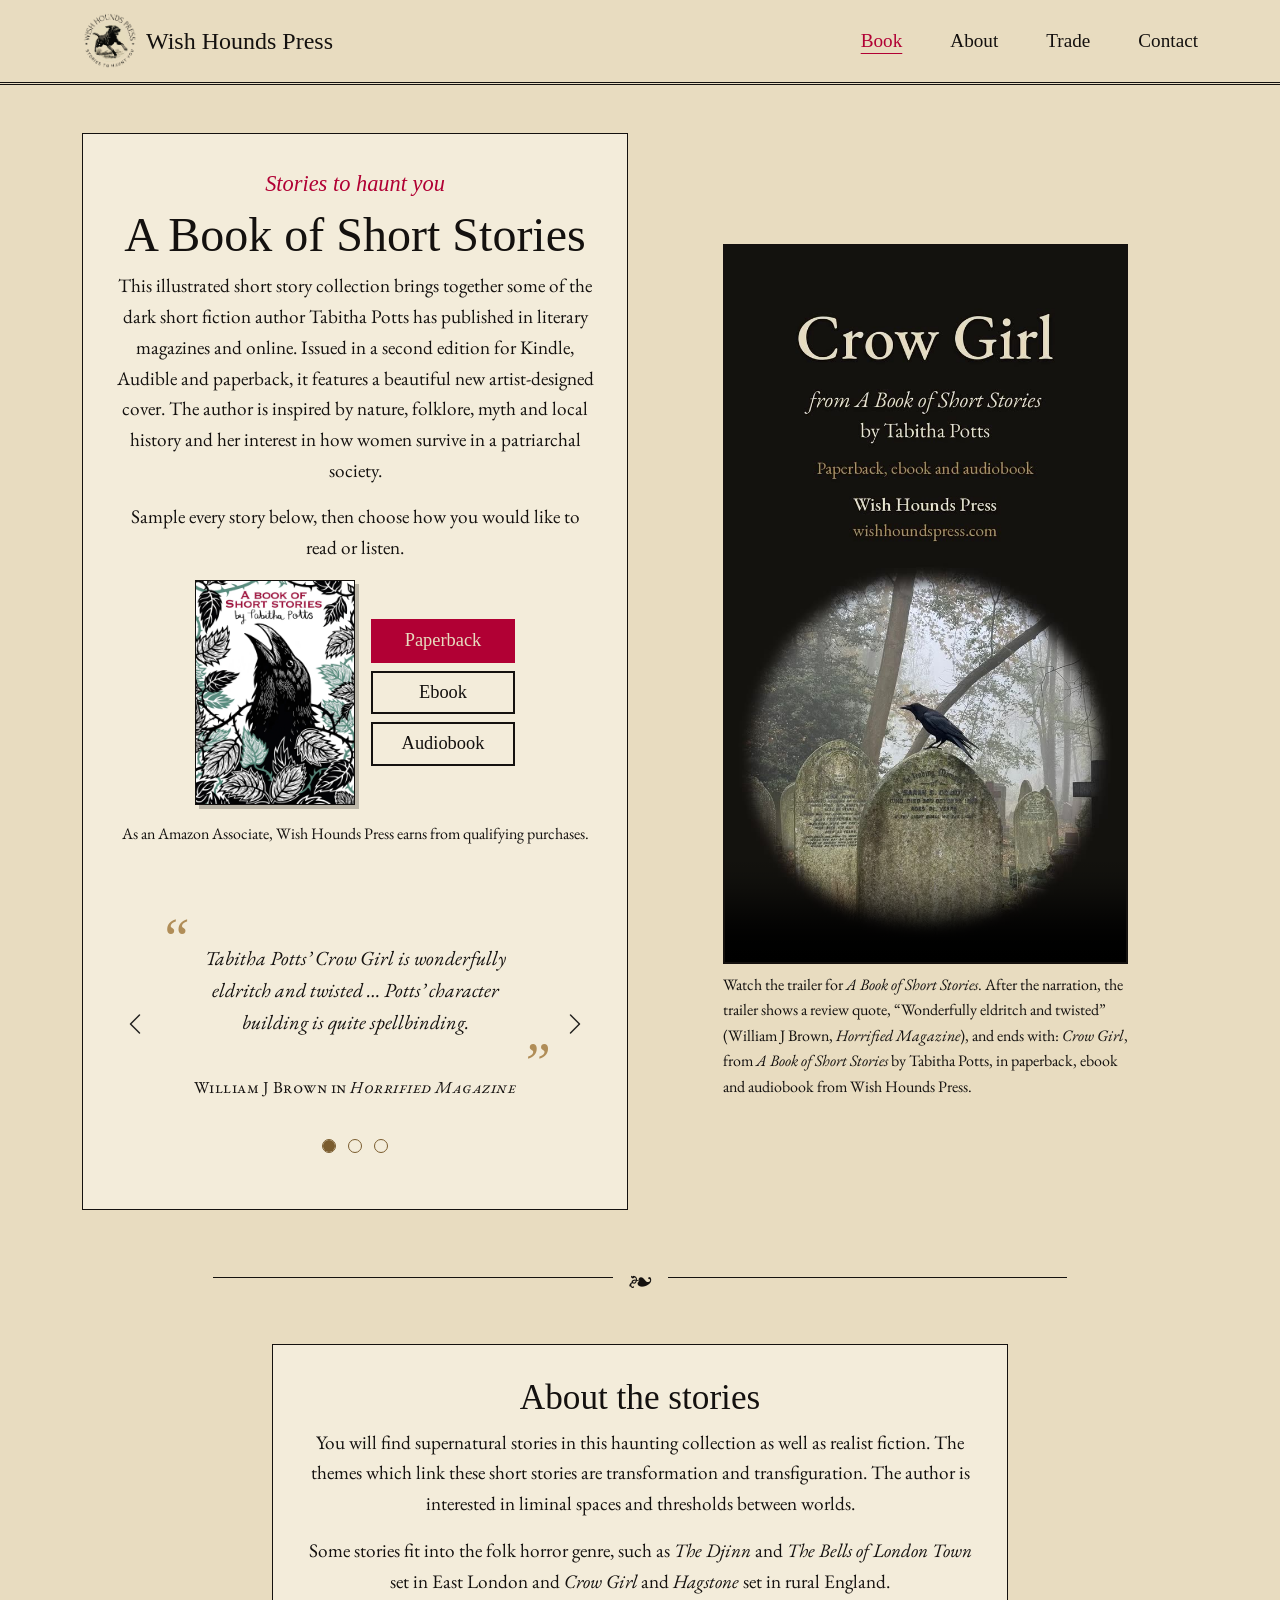
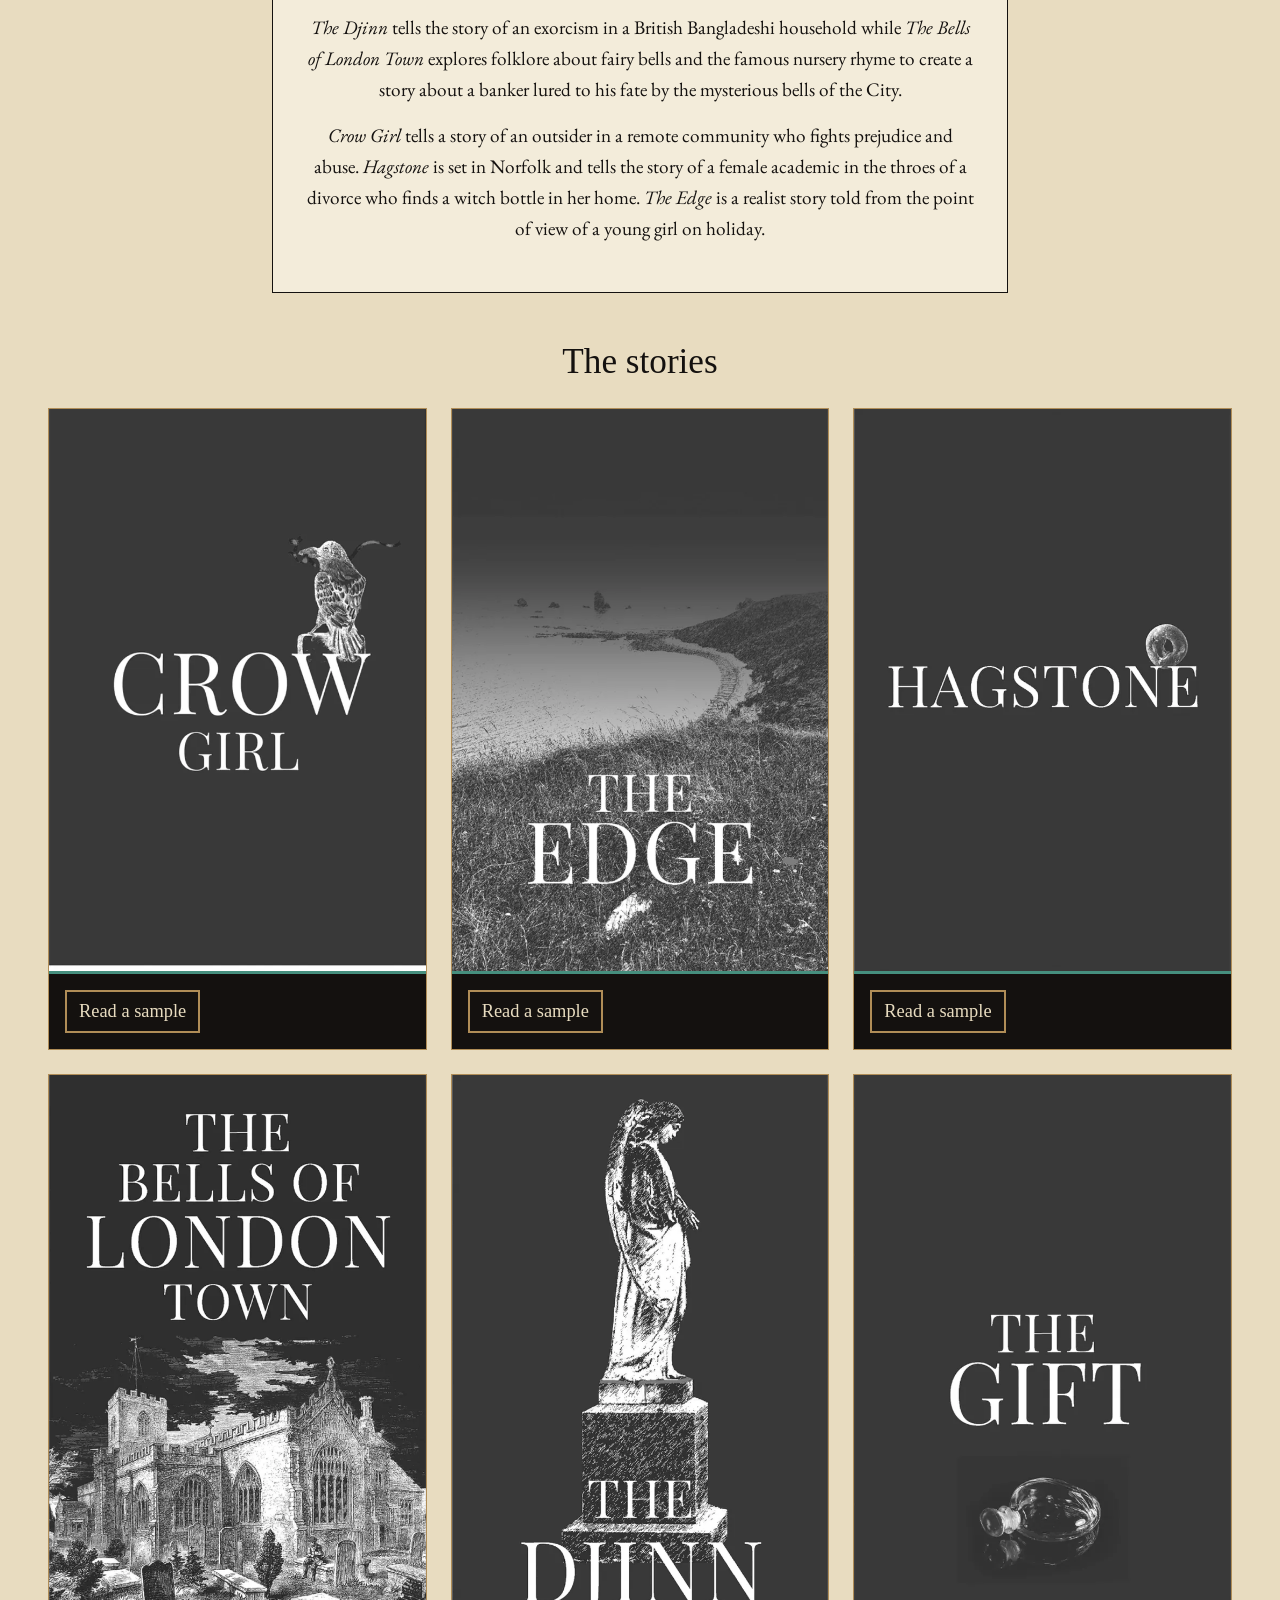
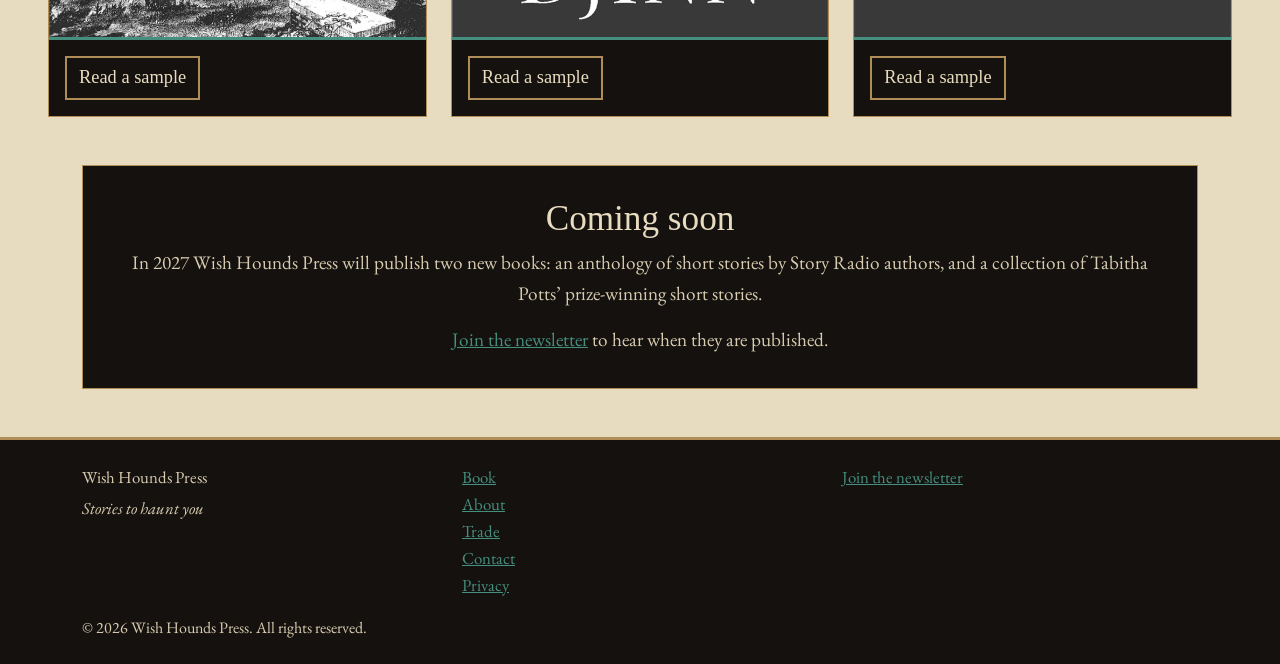
<file: index.html>
<!doctype html>
<html lang="en-GB">
  <head>
    <meta charset="UTF-8" />
    <meta name="viewport" content="width=device-width, initial-scale=1.0" />
    <meta
      name="description"
      content="Wish Hounds Press is an independent horror imprint. Sample every story in A Book of Short Stories and find it in print, ebook and audiobook."
    />
    <title>Wish Hounds Press | A Book of Short Stories</title>
    <link rel="icon" type="image/png" href="assets/images/favicon.png" />

    <!-- Google Fonts: IM Fell English (headings) and EB Garamond (body text) -->
    <link rel="preconnect" href="https://fonts.googleapis.com" />
    <link rel="preconnect" href="https://fonts.gstatic.com" crossorigin />
    <link
      href="https://fonts.googleapis.com/css2?family=EB+Garamond:ital,wght@0,400;0,600;1,400&amp;family=IM+Fell+English:ital@0;1&amp;display=swap"
      rel="stylesheet"
    />

    <!-- Bootstrap CSS first, then our own styles so that ours win -->
    <link
      href="https://cdn.jsdelivr.net/npm/bootstrap@5.3.9/dist/css/bootstrap.min.css"
      rel="stylesheet"
      integrity="sha384-yEPZ7jP9S0QKiUQ0m3jjsO4ProIW7wvR9gXkI7JOGa2XVsw53Yke2bsdkBbjmmiX"
      crossorigin="anonymous"
    />
    <link rel="stylesheet" href="assets/css/styles.css" />
  </head>

  <body>
    <a class="skip-link" href="#main">Skip to main content</a>

    <!-- ===== Header and navbar (the same on every page) ===== -->
    <header class="site-header">
      <nav class="navbar navbar-expand-md" aria-label="Main navigation">
        <div class="container">
          <a
            class="navbar-brand d-flex align-items-center gap-2"
            href="index.html"
          >
            <img
              src="assets/images/whp-logo-new.webp"
              alt=""
              width="56"
              height="56"
            />
            Wish Hounds Press
          </a>
          <button
            class="navbar-toggler"
            type="button"
            data-bs-toggle="collapse"
            data-bs-target="#main-nav"
            aria-controls="main-nav"
            aria-expanded="false"
            aria-label="Toggle navigation"
          >
            <span class="navbar-toggler-icon"></span>
          </button>
          <div class="collapse navbar-collapse" id="main-nav">
            <ul class="navbar-nav ms-auto">
              <li class="nav-item">
                <a class="nav-link active" aria-current="page" href="index.html"
                  >Book</a
                >
              </li>
              <li class="nav-item">
                <a class="nav-link" href="about.html">About</a>
              </li>
              <li class="nav-item">
                <a class="nav-link" href="trade.html">Trade</a>
              </li>
              <li class="nav-item">
                <a class="nav-link" href="contact.html">Contact</a>
              </li>
            </ul>
          </div>
        </div>
      </nav>
    </header>

    <main id="main">
      <!-- ===== Hero: intro text on the left, trailer video on the right ===== -->
      <section class="section" aria-labelledby="hero-title">
        <div class="container">
          <div class="row align-items-center gy-4">
            <div class="col-lg-6 text-center">
              <div class="panel-light">
                <p class="tagline mb-1">Stories to haunt you</p>
                <h1 id="hero-title">A Book of Short Stories</h1>
                <p>
                  This illustrated short story collection brings together some of
                  the dark short fiction author Tabitha Potts has published in
                  literary magazines and online. Issued in a second edition for
                  Kindle, Audible and paperback, it features a beautiful new
                  artist-designed cover. The author is inspired by nature,
                  folklore, myth and local history and her interest in how women
                  survive in a patriarchal society.
                </p>
                <p>
                  Sample every story below, then choose how you would like to read
                  or listen.
                </p>

                <!-- Cover and buy buttons side by side, like a shop listing.
                     The cover is near the top of the page, so it is not lazy-loaded.
                     width and height stop the page jumping while the image loads; CSS sets the display size. -->
                <div
                  id="buy"
                  class="buy-box d-flex justify-content-center align-items-center gap-3 mb-3"
                >
                  <img
                    src="assets/images/a-book-of-short-stories-cover.webp"
                    class="buy-cover"
                    alt="Cover of A Book of Short Stories by Tabitha Potts: an engraving of a crow among thorny leaves"
                    width="800"
                    height="1132"
                  />
                  <!-- Buy buttons.
                       Paperback: IngramSpark shop (buying direct). Not an affiliate link, so no rel="sponsored".
                       Ebook and audiobook: Amazon UK, with the Associates tag (affiliate links, so rel="sponsored"). -->
                  <div class="buy-buttons d-flex flex-column gap-2">
                    <a
                      href="https://shop.ingramspark.com/b/084?params=6ykYM9mXqw6r4M03lhfGbEJOFAWCTJF1TkVUS6pq0SB"
                      class="btn btn-buy"
                      target="_blank"
                      rel="noopener"
                      aria-label="Buy the paperback direct from IngramSpark (opens in a new tab)"
                      >Paperback</a
                    >
                    <a
                      href="https://www.amazon.co.uk/dp/B0D8HFVPBK?tag=mrstabithapot-21"
                      class="btn btn-outline-ink"
                      target="_blank"
                      rel="noopener sponsored"
                      aria-label="Buy the ebook for Kindle on Amazon (opens in a new tab)"
                      >Ebook</a
                    >
                    <a
                      href="https://www.amazon.co.uk/dp/B0CGVYDJV1?tag=mrstabithapot-21"
                      class="btn btn-outline-ink"
                      target="_blank"
                      rel="noopener sponsored"
                      aria-label="Buy the audiobook on Amazon (opens in a new tab)"
                      >Audiobook</a
                    >
                  </div>
                </div>
                <p class="small-print mb-0">
                  As an Amazon Associate, Wish Hounds Press earns from qualifying
                  purchases.
                </p>

                <!-- Reviews slider (Bootstrap carousel).
                     carousel-fade cross-fades instead of sliding. There is no data-bs-ride,
                     so it never moves on its own: visitors change slides with the arrows or dots
                     (WCAG 2.2.2, nothing moves without the visitor choosing it).
                     aria-roledescription tells screen readers this is a carousel made of slides. -->
                <div
                  id="reviews-carousel"
                  class="carousel carousel-dark slide carousel-fade review-carousel mt-4"
                  role="region"
                  aria-roledescription="carousel"
                  aria-label="Reviews of Crow Girl"
                >
                  <div class="carousel-inner">
                    <!-- Slide 1: Horrified Magazine. "active" marks the slide shown first; only one slide has it. -->
                    <div class="carousel-item active" role="group" aria-roledescription="slide" aria-label="1 of 3">
                      <figure class="review">
                        <blockquote class="blockquote">
                          <p>
                            Tabitha Potts’ <em>Crow Girl</em> is wonderfully eldritch
                            and twisted … Potts’ character building is quite
                            spellbinding.
                          </p>
                        </blockquote>
                        <figcaption class="blockquote-footer">
                          William J Brown in <cite>Horrified Magazine</cite>
                        </figcaption>
                      </figure>
                    </div>

                    <!-- Slide 2: British Fantasy Society -->
                    <div class="carousel-item" role="group" aria-roledescription="slide" aria-label="2 of 3">
                      <figure class="review">
                        <blockquote class="blockquote">
                          <p>
                            Tabitha Potts’ work is also outstanding … Told like a
                            traditional fairy tale but using language in sparse,
                            poetic and powerful ways.
                          </p>
                        </blockquote>
                        <figcaption class="blockquote-footer">
                          I. Rosenfeld for the <cite>British Fantasy Society</cite>
                        </figcaption>
                      </figure>
                    </div>

                    <!-- Slide 3: strange.scholar on Instagram -->
                    <div class="carousel-item" role="group" aria-roledescription="slide" aria-label="3 of 3">
                      <figure class="review">
                        <blockquote class="blockquote">
                          <p>
                            There is a brightness present in this story amongst its
                            horror … This is a story to remember.
                          </p>
                        </blockquote>
                        <figcaption class="blockquote-footer">
                          <a href="https://www.instagram.com/strange.scholar">strange.scholar</a>
                          on Instagram, reviewing <em>Crow Girl</em>
                        </figcaption>
                      </figure>
                    </div>
                  </div>

                  <!-- Previous and next arrows. data-bs-target names the carousel's id;
                       the visually-hidden text gives screen readers a label for each button. -->
                  <button class="carousel-control-prev" type="button" data-bs-target="#reviews-carousel" data-bs-slide="prev">
                    <span class="carousel-control-prev-icon" aria-hidden="true"></span>
                    <span class="visually-hidden">Previous review</span>
                  </button>
                  <button class="carousel-control-next" type="button" data-bs-target="#reviews-carousel" data-bs-slide="next">
                    <span class="carousel-control-next-icon" aria-hidden="true"></span>
                    <span class="visually-hidden">Next review</span>
                  </button>

                  <!-- Dots, one per slide. Bootstrap counts slides from 0, so slide 3 is data-bs-slide-to="2".
                       They sit below the quote (see styles.css) so they never cover the text. -->
                  <div class="carousel-indicators">
                    <button type="button" data-bs-target="#reviews-carousel" data-bs-slide-to="0" class="active" aria-current="true" aria-label="Review 1"></button>
                    <button type="button" data-bs-target="#reviews-carousel" data-bs-slide-to="1" aria-label="Review 2"></button>
                    <button type="button" data-bs-target="#reviews-carousel" data-bs-slide-to="2" aria-label="Review 3"></button>
                  </div>
                </div>
              </div>
            </div>

            <div class="col-lg-6">
              <!-- Portrait (9:16) video, phone style. The frame is never taller than 80% of the screen. -->
              <figure class="mb-0 hero-figure">
                <div class="hero-video">
                  <!-- Crow Girl trailer: 720 x 1280 portrait, 30 seconds, with sound.
                       The narration matches the text shown on screen, so it needs no separate captions.
                       The poster is the picture shown before the video plays (a still from the video).
                       preload="none" means the video only downloads when the visitor presses play. -->
                  <video
                    controls
                    playsinline
                    preload="none"
                    poster="assets/images/crow-girl-trailer-poster.jpg"
                  >
                    <source
                      src="assets/video/crow-girl-trailer-vertical.mp4"
                      type="video/mp4"
                    />
                    Your browser does not support video.
                    <a href="assets/video/crow-girl-trailer-vertical.mp4"
                      >Download the trailer</a
                    >.
                  </video>
                </div>
                <!-- The last two scenes of the trailer are text only, with no narration,
                     so the same text is written out here for screen-reader users. -->
                <figcaption class="small-print mt-2">
                  Watch the trailer for <em>A Book of Short Stories</em>. After
                  the narration, the trailer shows a review quote,
                  &ldquo;Wonderfully eldritch and twisted&rdquo; (William J Brown,
                  <em>Horrified Magazine</em>), and ends with: <em>Crow Girl</em>,
                  from <em>A Book of Short Stories</em> by Tabitha Potts, in
                  paperback, ebook and audiobook from Wish Hounds Press.
                </figcaption>
              </figure>
            </div>
          </div>
        </div>
      </section>

      <div class="divider" aria-hidden="true">&#10087;</div>

      <!-- ===== About the stories ===== -->
      <section class="section" aria-labelledby="about-stories-title">
        <div class="container">
          <div class="row justify-content-center">
            <div class="col-lg-8 text-center">
              <div class="panel-light">
                <h2 id="about-stories-title">About the stories</h2>
                <p>
                  You will find supernatural stories in this haunting collection
                  as well as realist fiction. The themes which link these short
                  stories are transformation and transfiguration. The author is
                  interested in liminal spaces and thresholds between worlds.
                </p>
                <p>
                  Some stories fit into the folk horror genre, such as
                  <em>The Djinn</em> and <em>The Bells of London Town</em> set in
                  East London and <em>Crow Girl</em> and <em>Hagstone</em> set in
                  rural England.
                </p>
                <p>
                  <em>The Djinn</em> tells the story of an exorcism in a British
                  Bangladeshi household while <em>The Bells of London Town</em>
                  explores folklore about fairy bells and the famous nursery rhyme
                  to create a story about a banker lured to his fate by the
                  mysterious bells of the City.
                </p>
                <p>
                  <em>Crow Girl</em> tells a story of an outsider in a remote
                  community who fights prejudice and abuse. <em>Hagstone</em> is
                  set in Norfolk and tells the story of a female academic in the
                  throes of a divorce who finds a witch bottle in her home.
                  <em>The Edge</em> is a realist story told from the point of view
                  of a young girl on holiday.
                </p>
              </div>
            </div>
          </div>
        </div>
      </section>

      <!-- ===== Story cards: 1 per row on phones, 2 on tablets, 3 on laptops, 6 on very wide screens ===== -->
      <section class="section pt-0" aria-labelledby="stories-title">
        <div class="container-fluid px-3 px-md-5">
          <h2 id="stories-title" class="text-center mb-4">The stories</h2>
          <div
            class="row row-cols-1 row-cols-md-2 row-cols-lg-3 row-cols-xxl-6 g-4"
          >
            <div class="col">
              <article class="card story-card h-100">
                <img
                  src="assets/images/crow-girl.webp"
                  class="card-img-top"
                  alt="Title plate for Crow Girl: a white engraving of a crow holding a ribbon, on a dark ground"
                  width="700"
                  height="1066"
                  loading="lazy"
                />
                <div class="card-body d-flex flex-column">
                  <h3 class="card-title visually-hidden">Crow Girl</h3>
                  <button
                    type="button"
                    class="btn btn-brass align-self-start"
                    data-bs-toggle="modal"
                    data-bs-target="#modal-crow-girl"
                  >
                    Read a sample<span class="visually-hidden">
                      of Crow Girl</span
                    >
                  </button>
                </div>
              </article>
            </div>

            <div class="col">
              <article class="card story-card h-100">
                <img
                  src="assets/images/the-edge.webp"
                  class="card-img-top"
                  alt="Title plate for The Edge: a grassy clifftop above a curving bay, in black and white"
                  width="700"
                  height="1054"
                  loading="lazy"
                />
                <div class="card-body d-flex flex-column">
                  <h3 class="card-title visually-hidden">The Edge</h3>
                  <button
                    type="button"
                    class="btn btn-brass align-self-start"
                    data-bs-toggle="modal"
                    data-bs-target="#modal-the-edge"
                  >
                    Read a sample<span class="visually-hidden">
                      of The Edge</span
                    >
                  </button>
                </div>
              </article>
            </div>

            <div class="col">
              <article class="card story-card h-100">
                <img
                  src="assets/images/hagstone.webp"
                  class="card-img-top"
                  alt="Title plate for Hagstone: a small pale stone with a hole through it, on a dark ground"
                  width="700"
                  height="1055"
                  loading="lazy"
                />
                <div class="card-body d-flex flex-column">
                  <h3 class="card-title visually-hidden">Hagstone</h3>
                  <button
                    type="button"
                    class="btn btn-brass align-self-start"
                    data-bs-toggle="modal"
                    data-bs-target="#modal-hagstone"
                  >
                    Read a sample<span class="visually-hidden">
                      of Hagstone</span
                    >
                  </button>
                </div>
              </article>
            </div>

            <div class="col">
              <article class="card story-card h-100">
                <img
                  src="assets/images/the-bells-of-london-town.webp"
                  class="card-img-top"
                  alt="Title plate for The Bells of London Town: an engraving of a church and its graveyard"
                  width="700"
                  height="1053"
                  loading="lazy"
                />
                <div class="card-body d-flex flex-column">
                  <h3 class="card-title visually-hidden">
                    The Bells of London Town
                  </h3>
                  <button
                    type="button"
                    class="btn btn-brass align-self-start"
                    data-bs-toggle="modal"
                    data-bs-target="#modal-the-bells-of-london-town"
                  >
                    Read a sample<span class="visually-hidden">
                      of The Bells of London Town</span
                    >
                  </button>
                </div>
              </article>
            </div>

            <div class="col">
              <article class="card story-card h-100">
                <img
                  src="assets/images/the-djinn.webp"
                  class="card-img-top"
                  alt="Title plate for The Djinn: an engraving of a stone angel on a plinth, head bowed"
                  width="700"
                  height="1055"
                  loading="lazy"
                />
                <div class="card-body d-flex flex-column">
                  <h3 class="card-title visually-hidden">The Djinn</h3>
                  <button
                    type="button"
                    class="btn btn-brass align-self-start"
                    data-bs-toggle="modal"
                    data-bs-target="#modal-the-djinn"
                  >
                    Read a sample<span class="visually-hidden">
                      of The Djinn</span
                    >
                  </button>
                </div>
              </article>
            </div>

            <div class="col">
              <article class="card story-card h-100">
                <img
                  src="assets/images/the-gift.webp"
                  class="card-img-top"
                  alt="Title plate for The Gift: a small glass perfume bottle lying on its side, on a dark ground"
                  width="700"
                  height="1060"
                  loading="lazy"
                />
                <div class="card-body d-flex flex-column">
                  <h3 class="card-title visually-hidden">The Gift</h3>
                  <button
                    type="button"
                    class="btn btn-brass align-self-start"
                    data-bs-toggle="modal"
                    data-bs-target="#modal-the-gift"
                  >
                    Read a sample<span class="visually-hidden">
                      of The Gift</span
                    >
                  </button>
                </div>
              </article>
            </div>
          </div>
        </div>
      </section>

      <!-- ===== Coming soon ===== -->
      <section class="section pt-0" aria-labelledby="coming-soon-title">
        <div class="container">
          <div class="panel-dark text-center">
            <h2 id="coming-soon-title">Coming soon</h2>
            <p>
              In 2027 Wish Hounds Press will publish two new books: an anthology
              of short stories by Story Radio authors, and a collection of
              Tabitha Potts’ prize-winning short stories.
            </p>
            <p class="mb-0">
              <a href="about.html#newsletter">Join the newsletter</a> to hear
              when they are published.
            </p>
          </div>
        </div>
      </section>
    </main>

    <!-- ===== Story modals: one per card. Each id matches the data-bs-target on its button. ===== -->

    <!-- Modal: Crow Girl -->
    <div
      class="modal fade story-modal"
      id="modal-crow-girl"
      role="dialog"
      tabindex="-1"
      aria-labelledby="modal-crow-girl-title"
      aria-hidden="true"
    >
      <div class="modal-dialog modal-dialog-scrollable modal-lg">
        <div class="modal-content">
          <div class="modal-header">
            <h2 class="modal-title" id="modal-crow-girl-title">Crow Girl</h2>
            <button
              type="button"
              class="btn-close btn-close-white"
              data-bs-dismiss="modal"
              aria-label="Close"
            ></button>
          </div>
          <div class="modal-body">
            <!-- Audio sample: the author reading the text below, which also serves as its transcript.
                         Audible Exclusive allows up to 8 minutes of excerpts in total for this book (10% of 1 hr 20 min).
                         preload="none" means the audio only downloads when the visitor presses play.
                         assets/js/story-audio.js stops it when the pop-up closes. -->
            <figure class="story-audio">
              <figcaption>Listen to the opening, read by the author</figcaption>
              <audio
                controls
                preload="none"
                src="assets/audio/crow-girl-sample.m4a"
              >
                Your browser does not support audio.
                <a href="assets/audio/crow-girl-sample.m4a"
                  >Download the Crow Girl sample</a
                >.
              </audio>
            </figure>
            <!-- The opening of the story, one <p> per paragraph. The first letter becomes a drop cap automatically. -->
            <p>
              I was a foundling brat, rescued from the hedgerows where I lay
              with my beak open, screeching fit to wake the devil. I often think
              it very likely the first thing I ever saw was a bird in its nest.
              The people here are thin-mouthed and hard-fisted; you&rsquo;re as
              likely to get a stone as a piece of bread from them. Still, the
              Wattses took me in, as they had neither chick nor child. Jonah
              said to his wife Sally that having another pair of hands would be
              useful.
            </p>
            <p>
              As I grew up, I couldn&rsquo;t understand what was being said to
              me: all I saw was beaks opening and closing. When I tried to
              speak, people laughed and called me &lsquo;Crow Girl&rsquo;. Jonah
              and Sally talked to me with gestures, and when that failed, cuffs
              to the head.
            </p>
            <p>
              I understood I had to work hard to earn my keep and I became a
              silent, frightened thing. I learned to read and write a little,
              from looking at any picture books and papers that I could get my
              hands on, but I couldn&rsquo;t speak.
            </p>
            <p>
              My friends were the birds. I spent so much time in the woods with
              them I knew where they built all their nests, when they arrived in
              Spring and when they would leave for Winter. The only things I
              didn&rsquo;t know about them were their songs, but I could
              recognise every one from a single feather or an egg.
            </p>
            <p class="small-print mb-0">
              <em>The story continues in the book.</em>
            </p>
          </div>
          <div class="modal-footer">
            <button type="button" class="btn btn-brass" data-bs-dismiss="modal">
              Close
            </button>
          </div>
        </div>
      </div>
    </div>

    <!-- Modal: The Edge -->
    <div
      class="modal fade story-modal"
      id="modal-the-edge"
      role="dialog"
      tabindex="-1"
      aria-labelledby="modal-the-edge-title"
      aria-hidden="true"
    >
      <div class="modal-dialog modal-dialog-scrollable modal-lg">
        <div class="modal-content">
          <div class="modal-header">
            <h2 class="modal-title" id="modal-the-edge-title">The Edge</h2>
            <button
              type="button"
              class="btn-close btn-close-white"
              data-bs-dismiss="modal"
              aria-label="Close"
            ></button>
          </div>
          <div class="modal-body">
            <!-- Audio sample (50 seconds): the author reading the opening below, which also serves as its transcript.
                         Counts towards the 8-minute Audible Exclusive excerpt allowance (see the Crow Girl note above).
                         preload="none" means the audio only downloads when the visitor presses play.
                         assets/js/story-audio.js stops it when the pop-up closes. -->
            <figure class="story-audio">
              <figcaption>Listen to the opening, read by the author</figcaption>
              <audio
                controls
                preload="none"
                src="assets/audio/the-edge-clip.mp3"
              >
                Your browser does not support audio.
                <a href="assets/audio/the-edge-clip.mp3"
                  >Download The Edge sample</a
                >.
              </audio>
            </figure>
            <!-- The opening of the story, one <p> per paragraph. The first letter becomes a drop cap automatically. -->
            <p>
              There&rsquo;s not much to do in the caravan park, and Mum says me
              and Alannah should go out for a walk, she needs to get on and make
              our dinner. Alannah&rsquo;s been quiet all afternoon, sulking most
              likely. She&rsquo;s lying on our bed in the back of the caravan,
              playing on her phone. I don&rsquo;t mind sharing the room with her
              normally, we have a laugh, but I&rsquo;m starting to wish I
              hadn&rsquo;t invited her to come with us.
            </p>
            <p>
              &lsquo;Come on then. Let&rsquo;s go up the cliff.&rsquo;
              &lsquo;I&rsquo;m tired. And I&rsquo;ve got sunburn.&rsquo;
            </p>
            <p>
              She turns over on the bed, her back towards me so I can see how
              pink she is, and sighs.
            </p>
            <p>
              &lsquo;I&rsquo;ll give you some money, Jasmine,&rsquo; Mum goes.
              &lsquo;You can both get some drinks in that caf&eacute;.&rsquo;
            </p>
            <p class="small-print mb-0">
              <em>The story continues in the book.</em>
            </p>
          </div>
          <div class="modal-footer">
            <button type="button" class="btn btn-brass" data-bs-dismiss="modal">
              Close
            </button>
          </div>
        </div>
      </div>
    </div>

    <!-- Modal: Hagstone -->
    <div
      class="modal fade story-modal"
      id="modal-hagstone"
      role="dialog"
      tabindex="-1"
      aria-labelledby="modal-hagstone-title"
      aria-hidden="true"
    >
      <div class="modal-dialog modal-dialog-scrollable modal-lg">
        <div class="modal-content">
          <div class="modal-header">
            <h2 class="modal-title" id="modal-hagstone-title">Hagstone</h2>
            <button
              type="button"
              class="btn-close btn-close-white"
              data-bs-dismiss="modal"
              aria-label="Close"
            ></button>
          </div>
          <div class="modal-body">
            <!-- Audio sample (1 minute 3 seconds): the author reading the opening below, which also serves as its transcript.
                         Counts towards the 8-minute Audible Exclusive excerpt allowance (see the Crow Girl note above). -->
            <figure class="story-audio">
              <figcaption>Listen to the opening, read by the author</figcaption>
              <audio
                controls
                preload="none"
                src="assets/audio/hagstone-sample-clip.mp3"
              >
                Your browser does not support audio.
                <a href="assets/audio/hagstone-sample-clip.mp3"
                  >Download the Hagstone sample</a
                >.
              </audio>
            </figure>
            <!-- The opening of the story, one <p> per paragraph. The first letter becomes a drop cap automatically. -->
            <p>
              The pebbles crunched beneath her feet. She was walking below the
              dunes, close to the sea&rsquo;s edge. Seaweed lay around, flung
              into position by the advancing waves. Over towards the horizon she
              could see the revolving arms of the wind farm, back towards the
              village of Cley were the marshes and a couple of birdwatchers,
              intently photographing what looked to her eyes like a very
              unremarkable flock of tiny brown birds.
            </p>
            <p>
              It was cold and the sky was a steely grey, a North wind whipped
              past her from the ocean, lashing up fierce-looking surf. She had
              prepared herself for cold weather and was wearing a cable knit
              sweater and a navy blue quilted jacket &ndash; sturdy and
              practical. Now she felt a wave of warmth sweep up her body and
              little prickles of perspiration started under her arms. She ripped
              open the jacket, enjoying the cool sensation of the air on her
              flushed face and neck.
            </p>
            <p class="small-print mb-0">
              <em>The story continues in the book.</em>
            </p>
          </div>
          <div class="modal-footer">
            <button type="button" class="btn btn-brass" data-bs-dismiss="modal">
              Close
            </button>
          </div>
        </div>
      </div>
    </div>

    <!-- Modal: The Bells of London Town -->
    <div
      class="modal fade story-modal"
      id="modal-the-bells-of-london-town"
      role="dialog"
      tabindex="-1"
      aria-labelledby="modal-the-bells-of-london-town-title"
      aria-hidden="true"
    >
      <div class="modal-dialog modal-dialog-scrollable modal-lg">
        <div class="modal-content">
          <div class="modal-header">
            <h2 class="modal-title" id="modal-the-bells-of-london-town-title">
              The Bells of London Town
            </h2>
            <button
              type="button"
              class="btn-close btn-close-white"
              data-bs-dismiss="modal"
              aria-label="Close"
            ></button>
          </div>
          <div class="modal-body">
            <!-- Audio sample (1 minute): the author reading the opening below, which also serves as its transcript.
                         Counts towards the 8-minute Audible Exclusive excerpt allowance (see the Crow Girl note above). -->
            <figure class="story-audio">
              <figcaption>Listen to the opening, read by the author</figcaption>
              <audio
                controls
                preload="none"
                src="assets/audio/the-bells-of-london-town-clip.mp3"
              >
                Your browser does not support audio.
                <a href="assets/audio/the-bells-of-london-town-clip.mp3"
                  >Download the The Bells of London Town sample</a
                >.
              </audio>
            </figure>
            <!-- The opening of the story, one <p> per paragraph. The first letter becomes a drop cap automatically. -->
            <p>
              I am a campanologist. That is to say, a student in the ancient art
              of ringing church bells. It&rsquo;s been several years since this
              pastime, I suppose you would call it, entered my life.
            </p>
            <p>
              It had been a long day in the glass tower in Canary Wharf where
              I&rsquo;m based. I&rsquo;ve given up telling people what I do for
              a living as their eyes tend to glaze over with boredom, but yes, I
              make myself, and my bank, a lot of money.
            </p>
            <p>
              I had been staring at my screens since 5 a.m. It felt as if I
              hadn&rsquo;t blinked even once. Come evening, my eyes felt dry and
              gritty.
            </p>
            <p>
              &ldquo;How&rsquo;s it going?&rdquo; asked Joe Wharton, a trader at
              a desk immediately adjacent to mine and for whom I have a
              particular distaste. His smug smile suggested he&rsquo;d had a
              good day.
            </p>
            <p class="small-print mb-0">
              <em>The story continues in the book.</em>
            </p>
          </div>
          <div class="modal-footer">
            <button type="button" class="btn btn-brass" data-bs-dismiss="modal">
              Close
            </button>
          </div>
        </div>
      </div>
    </div>

    <!-- Modal: The Djinn -->
    <div
      class="modal fade story-modal"
      id="modal-the-djinn"
      role="dialog"
      tabindex="-1"
      aria-labelledby="modal-the-djinn-title"
      aria-hidden="true"
    >
      <div class="modal-dialog modal-dialog-scrollable modal-lg">
        <div class="modal-content">
          <div class="modal-header">
            <h2 class="modal-title" id="modal-the-djinn-title">The Djinn</h2>
            <button
              type="button"
              class="btn-close btn-close-white"
              data-bs-dismiss="modal"
              aria-label="Close"
            ></button>
          </div>
          <div class="modal-body">
            <!-- Audio sample (1 minute 33 seconds): the author reading the opening below, which also serves as its transcript.
                         Counts towards the 8-minute Audible Exclusive excerpt allowance (see the Crow Girl note above). -->
            <figure class="story-audio">
              <figcaption>Listen to the opening, read by the author</figcaption>
              <audio
                controls
                preload="none"
                src="assets/audio/the-djinn-clip.mp3"
              >
                Your browser does not support audio.
                <a href="assets/audio/the-djinn-clip.mp3"
                  >Download the The Djinn sample</a
                >.
              </audio>
            </figure>
            <!-- The opening of the story, one <p> per paragraph. The first letter becomes a drop cap automatically. -->
            <p>
              Salimah heard the front door slam. Ibrahim had left their house
              for his early morning shift. Reluctantly, she got out of her bed,
              shivering slightly as the house was never quite warm enough. Omar
              and Farihah were still asleep, so she had time to wash and say her
              dawn prayers before dealing with the children. Drawing back the
              curtain, she saw that the streetlight was still emitting its
              sickly glow, while the rest of the street was plunged in darkness.
              Over the wrought iron fence she could see the churchyard, the
              gravestones looming masses against the grass.
            </p>
            <p>
              Further away in the distance, Canary Wharf flickered, its
              sparkling lights adding a incongruously glamorous backdrop to
              Salimah&rsquo;s immediate surroundings of Victorian terraces, each
              small front garden signalling the socio-economic background of its
              inhabitants with unerring accuracy: here, an aspirant box tree in
              a square metal container, there a defiant multicoloured display of
              geraniums. Salimah&rsquo;s home said little about her. Even the
              lightbulbs hung on their flexes with no shades to shield their
              glare, but the house itself was scrupulously tidy, every surface
              reflecting back the light like a mirror.
            </p>
            <p class="small-print mb-0">
              <em>The story continues in the book.</em>
            </p>
          </div>
          <div class="modal-footer">
            <button type="button" class="btn btn-brass" data-bs-dismiss="modal">
              Close
            </button>
          </div>
        </div>
      </div>
    </div>

    <!-- Modal: The Gift -->
    <div
      class="modal fade story-modal"
      id="modal-the-gift"
      role="dialog"
      tabindex="-1"
      aria-labelledby="modal-the-gift-title"
      aria-hidden="true"
    >
      <div class="modal-dialog modal-dialog-scrollable modal-lg">
        <div class="modal-content">
          <div class="modal-header">
            <h2 class="modal-title" id="modal-the-gift-title">The Gift</h2>
            <button
              type="button"
              class="btn-close btn-close-white"
              data-bs-dismiss="modal"
              aria-label="Close"
            ></button>
          </div>
          <div class="modal-body">
            <!-- Audio sample (1 minute 7 seconds): the author reading the opening below, which also serves as its transcript.
                         Counts towards the 8-minute Audible Exclusive excerpt allowance (see the Crow Girl note above). -->
            <figure class="story-audio">
              <figcaption>Listen to the opening, read by the author</figcaption>
              <audio
                controls
                preload="none"
                src="assets/audio/the-gift-clip.mp3"
              >
                Your browser does not support audio.
                <a href="assets/audio/the-gift-clip.mp3"
                  >Download the The Gift sample</a
                >.
              </audio>
            </figure>
            <!-- The opening of the story, one <p> per paragraph. The first letter becomes a drop cap automatically. -->
            <p>
              I had to get a gift for my wife (who is easily disappointed) and I
              had to get it by 6pm on a cold and rainy Tuesday in London. She
              demands from me a certain quality in my gifts: they cannot be
              simply a proof of financial outlay (too crude, too
              straightforward) nor should they be clumsy, handcrafted love
              tokens (these are for children and young lovers) but they need to
              show an insight into her character, display a certain subtlety and
              a level of intellectual involvement.
            </p>
            <p>
              As you can imagine, this did not fit well into the timeframe of a
              business trip, but my stay had been unexpectedly lengthened due to
              cancellations (a weekend of storms with old fashioned British
              names such as &ldquo;Storm Archie&rdquo;) and I now had some time
              to solve the problem. Not the problem of my wife (if only such a
              solution existed) but the problem of her gift. I had one
              afternoon.
            </p>
            <p class="small-print mb-0">
              <em>The story continues in the book.</em>
            </p>
          </div>
          <div class="modal-footer">
            <button type="button" class="btn btn-brass" data-bs-dismiss="modal">
              Close
            </button>
          </div>
        </div>
      </div>
    </div>

    <!-- ===== Footer (the same on every page) ===== -->
    <footer class="site-footer py-4">
      <div class="container">
        <div class="row gy-3">
          <div class="col-md-4">
            <p class="mb-1">Wish Hounds Press</p>
            <p class="mb-0"><em>Stories to haunt you</em></p>
          </div>
          <div class="col-md-4">
            <ul class="list-unstyled mb-0">
              <li><a href="index.html">Book</a></li>
              <li><a href="about.html">About</a></li>
              <li><a href="trade.html">Trade</a></li>
              <li><a href="contact.html">Contact</a></li>
              <li><a href="contact.html#privacy">Privacy</a></li>
            </ul>
          </div>
          <div class="col-md-4">
            <!-- Links to the newsletter sign-up box on the About page -->
            <ul class="list-unstyled mb-0">
              <li><a href="about.html#newsletter">Join the newsletter</a></li>
            </ul>
          </div>
        </div>
        <p class="small-print mt-3 mb-0">
          &copy; 2026 Wish Hounds Press. All rights reserved.
        </p>
      </div>
    </footer>

    <!-- Bootstrap JavaScript: needed for the mobile menu and the story modals -->
    <script
      src="https://cdn.jsdelivr.net/npm/bootstrap@5.3.9/dist/js/bootstrap.bundle.min.js"
      integrity="sha384-WyOxWvTyr1QaMPfiPJSv76iReVthorl5uWlFtZPyK0IEB0hGzo9y5Bp9mYanr8Bu"
      crossorigin="anonymous"
    ></script>
    <!-- Stops a story's audio sample when its pop-up is closed -->
    <script src="assets/js/story-audio.js"></script>
  </body>
</html>
</file>
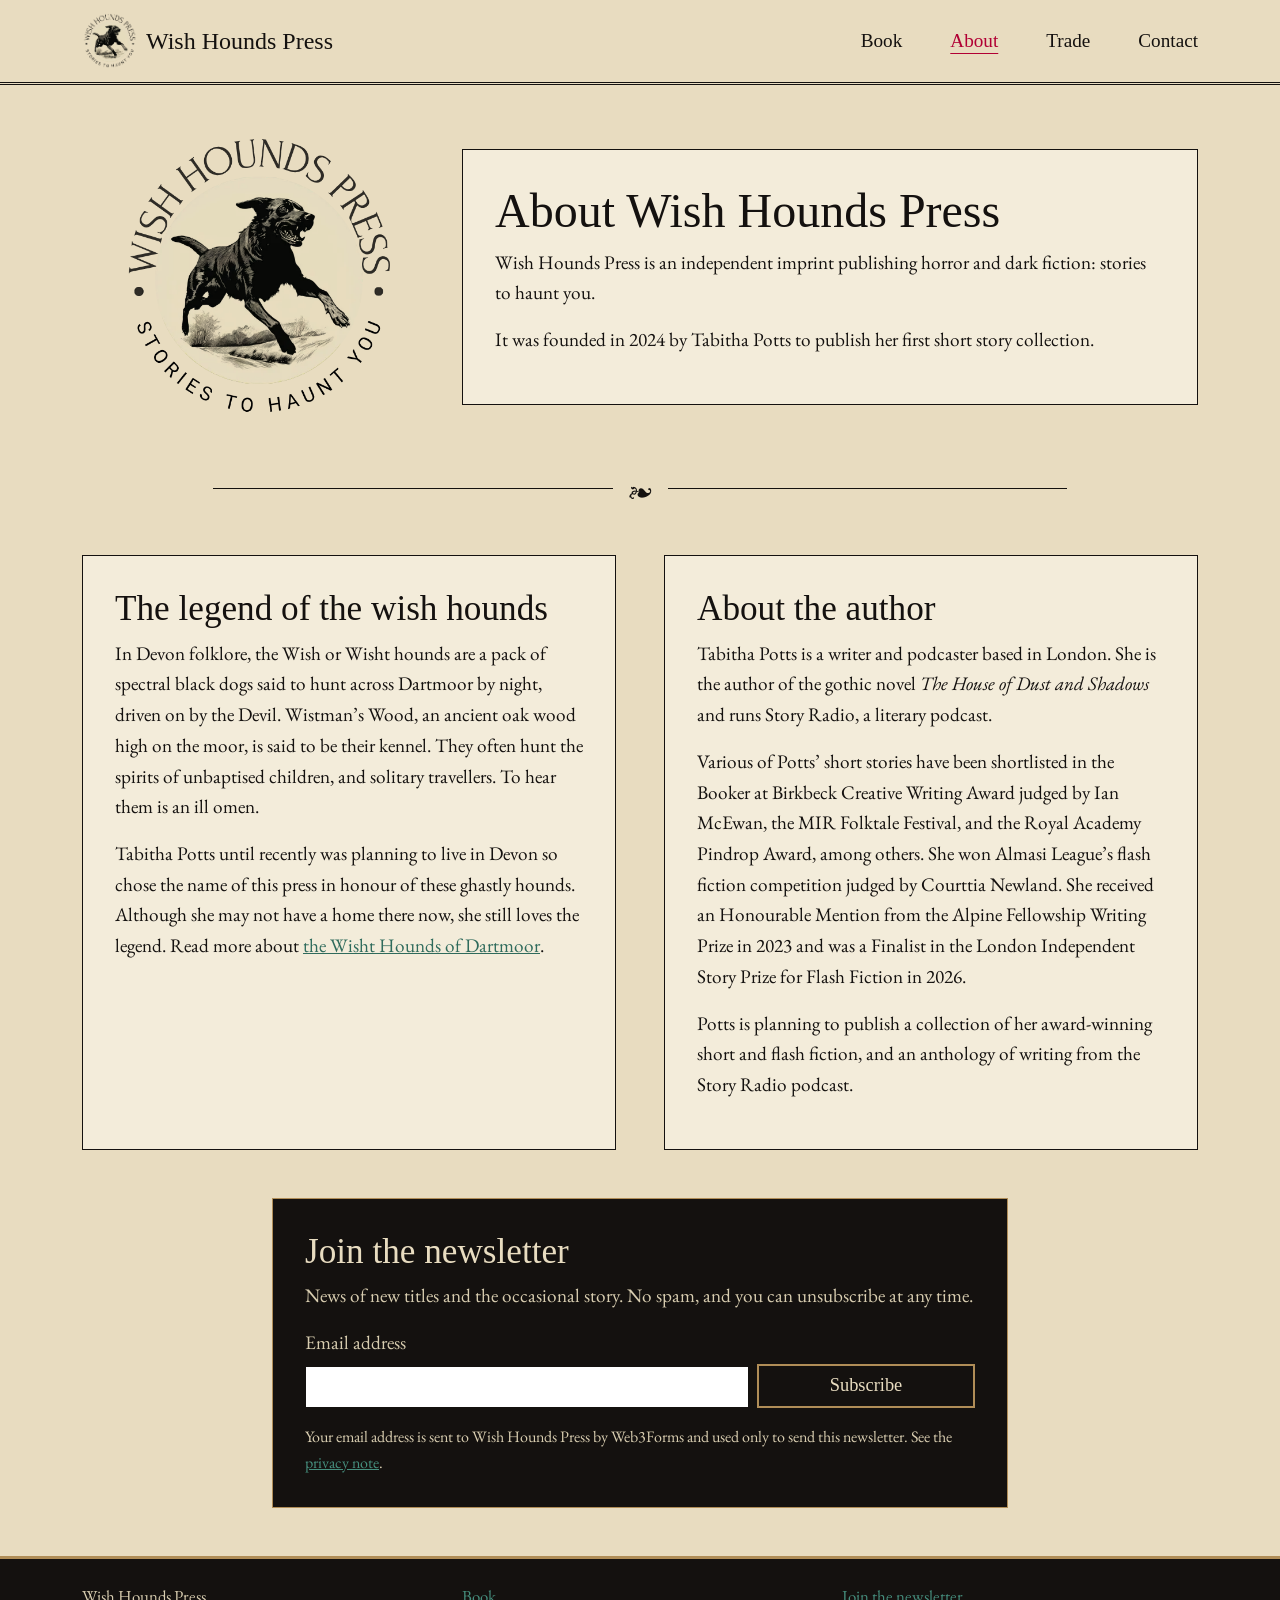
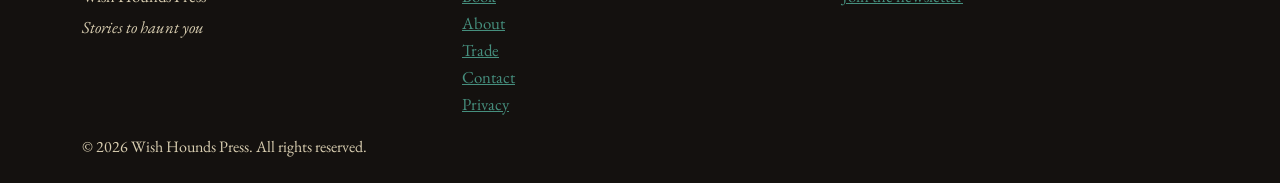
<file: about.html>
<!doctype html>
<html lang="en-GB">
  <head>
    <meta charset="UTF-8" />
    <meta name="viewport" content="width=device-width, initial-scale=1.0" />
    <meta
      name="description"
      content="About Wish Hounds Press, an independent horror imprint named after the ghostly hounds of the Devon moors. Join the newsletter for news of new titles."
    />
    <title>About | Wish Hounds Press</title>
    <link rel="icon" type="image/png" href="assets/images/favicon.png" />

    <!-- Google Fonts: IM Fell English (headings) and EB Garamond (body text) -->
    <link rel="preconnect" href="https://fonts.googleapis.com" />
    <link rel="preconnect" href="https://fonts.gstatic.com" crossorigin />
    <link
      href="https://fonts.googleapis.com/css2?family=EB+Garamond:ital,wght@0,400;0,600;1,400&amp;family=IM+Fell+English:ital@0;1&amp;display=swap"
      rel="stylesheet"
    />

    <!-- Bootstrap CSS first, then our own styles so that ours win -->
    <link
      href="https://cdn.jsdelivr.net/npm/bootstrap@5.3.9/dist/css/bootstrap.min.css"
      rel="stylesheet"
      integrity="sha384-yEPZ7jP9S0QKiUQ0m3jjsO4ProIW7wvR9gXkI7JOGa2XVsw53Yke2bsdkBbjmmiX"
      crossorigin="anonymous"
    />
    <link rel="stylesheet" href="assets/css/styles.css" />
  </head>

  <body>
    <a class="skip-link" href="#main">Skip to main content</a>

    <!-- ===== Header and navbar (the same on every page) ===== -->
    <header class="site-header">
      <nav class="navbar navbar-expand-md" aria-label="Main navigation">
        <div class="container">
          <a
            class="navbar-brand d-flex align-items-center gap-2"
            href="index.html"
          >
            <img
              src="assets/images/whp-logo-new.webp"
              alt=""
              width="56"
              height="56"
            />
            Wish Hounds Press
          </a>
          <button
            class="navbar-toggler"
            type="button"
            data-bs-toggle="collapse"
            data-bs-target="#main-nav"
            aria-controls="main-nav"
            aria-expanded="false"
            aria-label="Toggle navigation"
          >
            <span class="navbar-toggler-icon"></span>
          </button>
          <div class="collapse navbar-collapse" id="main-nav">
            <ul class="navbar-nav ms-auto">
              <li class="nav-item">
                <a class="nav-link" href="index.html">Book</a>
              </li>
              <li class="nav-item">
                <a class="nav-link active" aria-current="page" href="about.html"
                  >About</a
                >
              </li>
              <li class="nav-item">
                <a class="nav-link" href="trade.html">Trade</a>
              </li>
              <li class="nav-item">
                <a class="nav-link" href="contact.html">Contact</a>
              </li>
            </ul>
          </div>
        </div>
      </nav>
    </header>

    <main id="main">
      <section class="section" aria-labelledby="about-title">
        <div class="container">
          <div class="row align-items-center gy-4">
            <!-- Logo and text sit side by side from 992px (lg). Below that the
                 logo stacks above the text, because on tablets the narrow
                 column pushed the logo's lettering against the heading. -->
            <div class="col-lg-4 text-center">
              <img
                src="assets/images/whp-logo-new.webp"
                class="img-fluid about-logo"
                alt="Wish Hounds Press logo: a black hound running across moorland, ringed by the words Wish Hounds Press and Stories to haunt you"
                width="500"
                height="500"
              />
            </div>
            <div class="col-lg-8">
              <div class="panel-light">
                <h1 id="about-title">About Wish Hounds Press</h1>
                <p>
                  Wish Hounds Press is an independent imprint publishing horror
                  and dark fiction: stories to haunt you.
                </p>
                <p>
                  It was founded in 2024 by Tabitha Potts to publish her first short story collection.
                </p>
              </div>
            </div>
          </div>
        </div>
      </section>

      <div class="divider" aria-hidden="true">&#10087;</div>

      <!-- The legend and the author bio sit side by side from 992px (lg), and stack on
           smaller screens. Each column is its own <section> with its own heading,
           so screen readers still list them as two parts of the page.
           gx-lg-5 widens the gap between the columns; gy-5 spaces them when stacked. -->
      <div class="section">
        <div class="container">
          <div class="row gy-5 gx-lg-5">
            <section class="col-lg-6" aria-labelledby="legend-title">
              <div class="panel-light h-100">
                <h2 id="legend-title">The legend of the wish hounds</h2>
                <p>
                  In Devon folklore, the Wish or Wisht hounds are a pack of
                  spectral black dogs said to hunt across Dartmoor by night,
                  driven on by the Devil. Wistman’s Wood, an ancient oak wood high
                  on the moor, is said to be their kennel. They often hunt the
                  spirits of unbaptised children, and solitary travellers. To hear
                  them is an ill omen.
                </p>
                <p>
                  Tabitha Potts until recently was planning to live in Devon so chose the name of
                  this press in honour of these ghastly hounds. Although she may
                  not have a home there now, she still loves the legend.
                  Read more about
                  <a
                    href="https://www.invisibleworks.co.uk/the-wisht-hunt-of-dartmoor/"
                    >the Wisht Hounds of Dartmoor</a>.
                </p>
              </div>
            </section>

            <section class="col-lg-6" aria-labelledby="author-title">
              <div class="panel-light h-100">
                <h2 id="author-title">About the author</h2>
                <p>
                  Tabitha Potts is a writer and podcaster based in London. She is
                  the author of the gothic novel
                  <em>The House of Dust and Shadows</em> and runs Story Radio, a
                  literary podcast.
                </p>
                <p>
                  Various of Potts’ short stories have been shortlisted in the
                  Booker at Birkbeck Creative Writing Award judged by Ian McEwan,
                  the MIR Folktale Festival, and the Royal Academy Pindrop Award,
                  among others. She won Almasi League’s flash fiction competition
                  judged by Courttia Newland. She received an Honourable Mention
                  from the Alpine Fellowship Writing Prize in 2023 and was a
                  Finalist in the London Independent Story Prize for Flash Fiction
                  in 2026.
                </p>
                <p>
                  Potts is planning to publish a collection of her award-winning
                  short and flash fiction, and an anthology of writing from the
                  Story Radio podcast.
                </p>
              </div>
            </section>
          </div>
        </div>
      </div>

      <!-- ===== Newsletter (Web3Forms) ===== -->
      <section
        class="section pt-0"
        id="newsletter"
        aria-labelledby="newsletter-title"
      >
        <div class="container">
          <div class="row justify-content-center">
            <div class="col-lg-8">
              <div class="panel-dark">
                <h2 id="newsletter-title">Join the newsletter</h2>
                <p>
                  News of new titles and the occasional story. No spam, and you
                  can unsubscribe at any time.
                </p>

                <!-- Works like the contact form, with no JavaScript: the browser sends the email address
                     to Web3Forms, which emails it to us, then opens thank-you.html.
                     We add each address to the mailing list by hand. -->
                <form action="https://api.web3forms.com/submit" method="post">
                  <input
                    type="hidden"
                    name="access_key"
                    value="13659252-4d3a-4efe-9a9f-c3073955dd3c"
                  />
                  <input
                    type="hidden"
                    name="subject"
                    value="New newsletter signup"
                  />
                  <input
                    type="hidden"
                    name="redirect"
                    value="https://tabithapotts.github.io/wish-hounds-press/thank-you.html"
                  />
                  <!-- A hidden box that real visitors never tick; it catches spam robots -->
                  <input
                    type="checkbox"
                    name="botcheck"
                    class="d-none"
                    tabindex="-1"
                  />
                  <div class="row g-2 align-items-end">
                    <div class="col-sm-8">
                      <label for="newsletter-email" class="form-label"
                        >Email address</label
                      >
                      <input
                        type="email"
                        class="form-control"
                        id="newsletter-email"
                        name="email"
                        autocomplete="email"
                        required
                      />
                    </div>
                    <div class="col-sm-4">
                      <button type="submit" class="btn btn-brass w-100">
                        Subscribe
                      </button>
                    </div>
                  </div>
                </form>

                <p class="small-print mt-3 mb-0">
                  Your email address is sent to Wish Hounds Press by Web3Forms
                  and used only to send this newsletter. See the
                  <a href="contact.html#privacy">privacy note</a>.
                </p>
              </div>
            </div>
          </div>
        </div>
      </section>
    </main>

    <!-- ===== Footer (the same on every page) ===== -->
    <footer class="site-footer py-4">
      <div class="container">
        <div class="row gy-3">
          <div class="col-md-4">
            <p class="mb-1">Wish Hounds Press</p>
            <p class="mb-0"><em>Stories to haunt you</em></p>
          </div>
          <div class="col-md-4">
            <ul class="list-unstyled mb-0">
              <li><a href="index.html">Book</a></li>
              <li><a href="about.html">About</a></li>
              <li><a href="trade.html">Trade</a></li>
              <li><a href="contact.html">Contact</a></li>
              <li><a href="contact.html#privacy">Privacy</a></li>
            </ul>
          </div>
          <div class="col-md-4">
            <!-- Links to the newsletter sign-up box on the About page -->
            <ul class="list-unstyled mb-0">
              <li><a href="about.html#newsletter">Join the newsletter</a></li>
            </ul>
          </div>
        </div>
        <p class="small-print mt-3 mb-0">
          &copy; 2026 Wish Hounds Press. All rights reserved.
        </p>
      </div>
    </footer>

    <!-- Bootstrap JavaScript: needed for the mobile menu and the story modals -->
    <script
      src="https://cdn.jsdelivr.net/npm/bootstrap@5.3.9/dist/js/bootstrap.bundle.min.js"
      integrity="sha384-WyOxWvTyr1QaMPfiPJSv76iReVthorl5uWlFtZPyK0IEB0hGzo9y5Bp9mYanr8Bu"
      crossorigin="anonymous"
    ></script>
  </body>
</html>
</file>
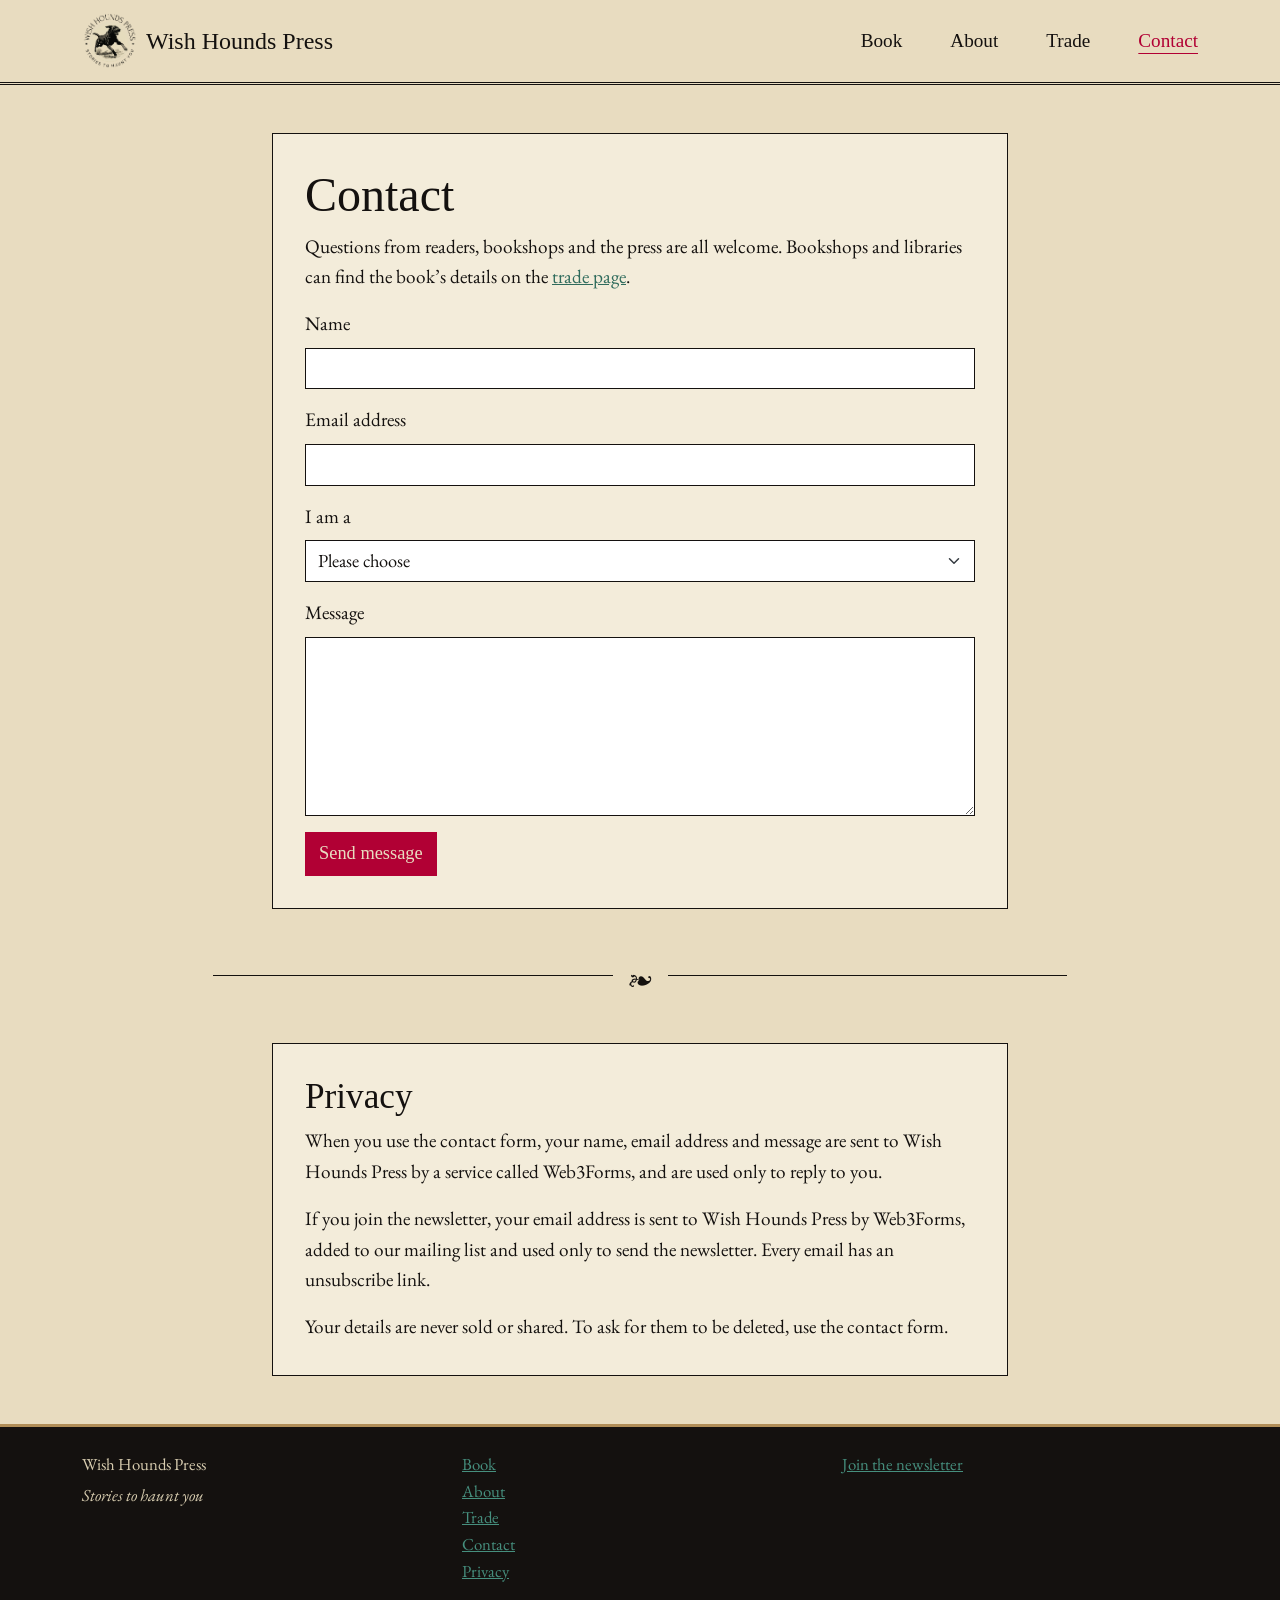
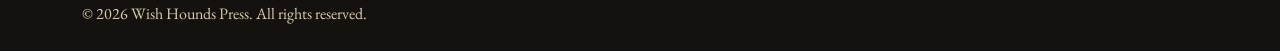
<file: contact.html>
<!doctype html>
<html lang="en-GB">
  <head>
    <meta charset="UTF-8" />
    <meta name="viewport" content="width=device-width, initial-scale=1.0" />
    <meta
      name="description"
      content="Contact Wish Hounds Press with questions from readers, bookshops and the press, and read how your details are used."
    />
    <title>Contact | Wish Hounds Press</title>
    <link rel="icon" type="image/png" href="assets/images/favicon.png" />

    <!-- Google Fonts: IM Fell English (headings) and EB Garamond (body text) -->
    <link rel="preconnect" href="https://fonts.googleapis.com" />
    <link rel="preconnect" href="https://fonts.gstatic.com" crossorigin />
    <link
      href="https://fonts.googleapis.com/css2?family=EB+Garamond:ital,wght@0,400;0,600;1,400&amp;family=IM+Fell+English:ital@0;1&amp;display=swap"
      rel="stylesheet"
    />

    <!-- Bootstrap CSS first, then our own styles so that ours win -->
    <link
      href="https://cdn.jsdelivr.net/npm/bootstrap@5.3.9/dist/css/bootstrap.min.css"
      rel="stylesheet"
      integrity="sha384-yEPZ7jP9S0QKiUQ0m3jjsO4ProIW7wvR9gXkI7JOGa2XVsw53Yke2bsdkBbjmmiX"
      crossorigin="anonymous"
    />
    <link rel="stylesheet" href="assets/css/styles.css" />
  </head>

  <body>
    <a class="skip-link" href="#main">Skip to main content</a>

    <!-- ===== Header and navbar (the same on every page) ===== -->
    <header class="site-header">
      <nav class="navbar navbar-expand-md" aria-label="Main navigation">
        <div class="container">
          <a
            class="navbar-brand d-flex align-items-center gap-2"
            href="index.html"
          >
            <img
              src="assets/images/whp-logo-new.webp"
              alt=""
              width="56"
              height="56"
            />
            Wish Hounds Press
          </a>
          <button
            class="navbar-toggler"
            type="button"
            data-bs-toggle="collapse"
            data-bs-target="#main-nav"
            aria-controls="main-nav"
            aria-expanded="false"
            aria-label="Toggle navigation"
          >
            <span class="navbar-toggler-icon"></span>
          </button>
          <div class="collapse navbar-collapse" id="main-nav">
            <ul class="navbar-nav ms-auto">
              <li class="nav-item">
                <a class="nav-link" href="index.html">Book</a>
              </li>
              <li class="nav-item">
                <a class="nav-link" href="about.html">About</a>
              </li>
              <li class="nav-item">
                <a class="nav-link" href="trade.html">Trade</a>
              </li>
              <li class="nav-item">
                <a
                  class="nav-link active"
                  aria-current="page"
                  href="contact.html"
                  >Contact</a
                >
              </li>
            </ul>
          </div>
        </div>
      </nav>
    </header>

    <main id="main">
      <section class="section" aria-labelledby="contact-title">
        <div class="container">
          <div class="row justify-content-center">
            <!-- ===== Contact form (Web3Forms) ===== -->
            <div class="col-lg-8">
              <div class="panel-light">
                <h1 id="contact-title">Contact</h1>
                <p>
                  Questions from readers, bookshops and the press are all welcome.
                  Bookshops and libraries can find the book&rsquo;s details on the
                  <a href="trade.html">trade page</a>.
                </p>

                <!-- The form works without any JavaScript: the browser sends it straight to Web3Forms,
                     which emails it to us and then opens thank-you.html (see the "redirect" field).
                     The required fields and type="email" give instant feedback before sending.
                     Web3Forms sends each message to the email address linked to this access key.
                     The key is designed to be public, so it is safe in the page code. -->
                <form
                  id="contact-form"
                  action="https://api.web3forms.com/submit"
                  method="post"
                >
                  <input
                    type="hidden"
                    name="access_key"
                    value="13659252-4d3a-4efe-9a9f-c3073955dd3c"
                  />
                  <input
                    type="hidden"
                    name="subject"
                    value="New message from the Wish Hounds Press website"
                  />
                  <!-- After the message is sent, Web3Forms takes the visitor to our own thank-you page.
                       It must be the full web address, because Web3Forms sends the visitor there from its server.
                       TODO: change this to the wishhoundspress.com address once the domain points at the site. -->
                  <input
                    type="hidden"
                    name="redirect"
                    value="https://tabithapotts.github.io/wish-hounds-press/thank-you.html"
                  />
                  <!-- A hidden box that real visitors never tick; it catches spam robots -->
                  <input
                    type="checkbox"
                    name="botcheck"
                    class="d-none"
                    tabindex="-1"
                  />

                  <div class="mb-3">
                    <label for="contact-name" class="form-label">Name</label>
                    <input
                      type="text"
                      class="form-control"
                      id="contact-name"
                      name="name"
                      autocomplete="name"
                      required
                    />
                  </div>
                  <div class="mb-3">
                    <label for="contact-email" class="form-label"
                      >Email address</label
                    >
                    <input
                      type="email"
                      class="form-control"
                      id="contact-email"
                      name="email"
                      autocomplete="email"
                      required
                    />
                  </div>
                  <div class="mb-3">
                    <label for="contact-type" class="form-label">I am a</label>
                    <select
                      class="form-select"
                      id="contact-type"
                      name="enquiry_type"
                      required
                    >
                      <option value="" selected disabled>Please choose</option>
                      <option value="Reader">Reader</option>
                      <option value="Bookshop or library">
                        Bookshop or library
                      </option>
                      <option value="Press or reviewer">Press or reviewer</option>
                      <option value="Other">Other</option>
                    </select>
                  </div>
                  <div class="mb-3">
                    <label for="contact-message" class="form-label"
                      >Message</label
                    >
                    <textarea
                      class="form-control"
                      id="contact-message"
                      name="message"
                      rows="6"
                      required
                    ></textarea>
                  </div>
                  <button type="submit" class="btn btn-buy" id="contact-submit">
                    Send message
                  </button>
                </form>
              </div>
            </div>
          </div>
        </div>
      </section>

      <div class="divider" aria-hidden="true">&#10087;</div>

      <!-- ===== Privacy note ===== -->
      <section class="section" id="privacy" aria-labelledby="privacy-title">
        <div class="container">
          <div class="row justify-content-center">
            <div class="col-lg-8">
              <div class="panel-light">
                <h2 id="privacy-title">Privacy</h2>
                <p>
                  When you use the contact form, your name, email address and
                  message are sent to Wish Hounds Press by a service called
                  Web3Forms, and are used only to reply to you.
                </p>
                <p>
                  If you join the newsletter, your email address is sent to Wish
                  Hounds Press by Web3Forms, added to our mailing list and used
                  only to send the newsletter. Every email has an unsubscribe
                  link.
                </p>
                <p class="mb-0">
                  Your details are never sold or shared. To ask for them to be
                  deleted, use the contact form.
                </p>
              </div>
            </div>
          </div>
        </div>
      </section>
    </main>

    <!-- ===== Footer (the same on every page) ===== -->
    <footer class="site-footer py-4">
      <div class="container">
        <div class="row gy-3">
          <div class="col-md-4">
            <p class="mb-1">Wish Hounds Press</p>
            <p class="mb-0"><em>Stories to haunt you</em></p>
          </div>
          <div class="col-md-4">
            <ul class="list-unstyled mb-0">
              <li><a href="index.html">Book</a></li>
              <li><a href="about.html">About</a></li>
              <li><a href="trade.html">Trade</a></li>
              <li><a href="contact.html">Contact</a></li>
              <li><a href="contact.html#privacy">Privacy</a></li>
            </ul>
          </div>
          <div class="col-md-4">
            <!-- Links to the newsletter sign-up box on the About page -->
            <ul class="list-unstyled mb-0">
              <li><a href="about.html#newsletter">Join the newsletter</a></li>
            </ul>
          </div>
        </div>
        <p class="small-print mt-3 mb-0">
          &copy; 2026 Wish Hounds Press. All rights reserved.
        </p>
      </div>
    </footer>

    <!-- Bootstrap JavaScript: needed for the mobile menu and the story modals -->
    <script
      src="https://cdn.jsdelivr.net/npm/bootstrap@5.3.9/dist/js/bootstrap.bundle.min.js"
      integrity="sha384-WyOxWvTyr1QaMPfiPJSv76iReVthorl5uWlFtZPyK0IEB0hGzo9y5Bp9mYanr8Bu"
      crossorigin="anonymous"
    ></script>
  </body>
</html>
</file>
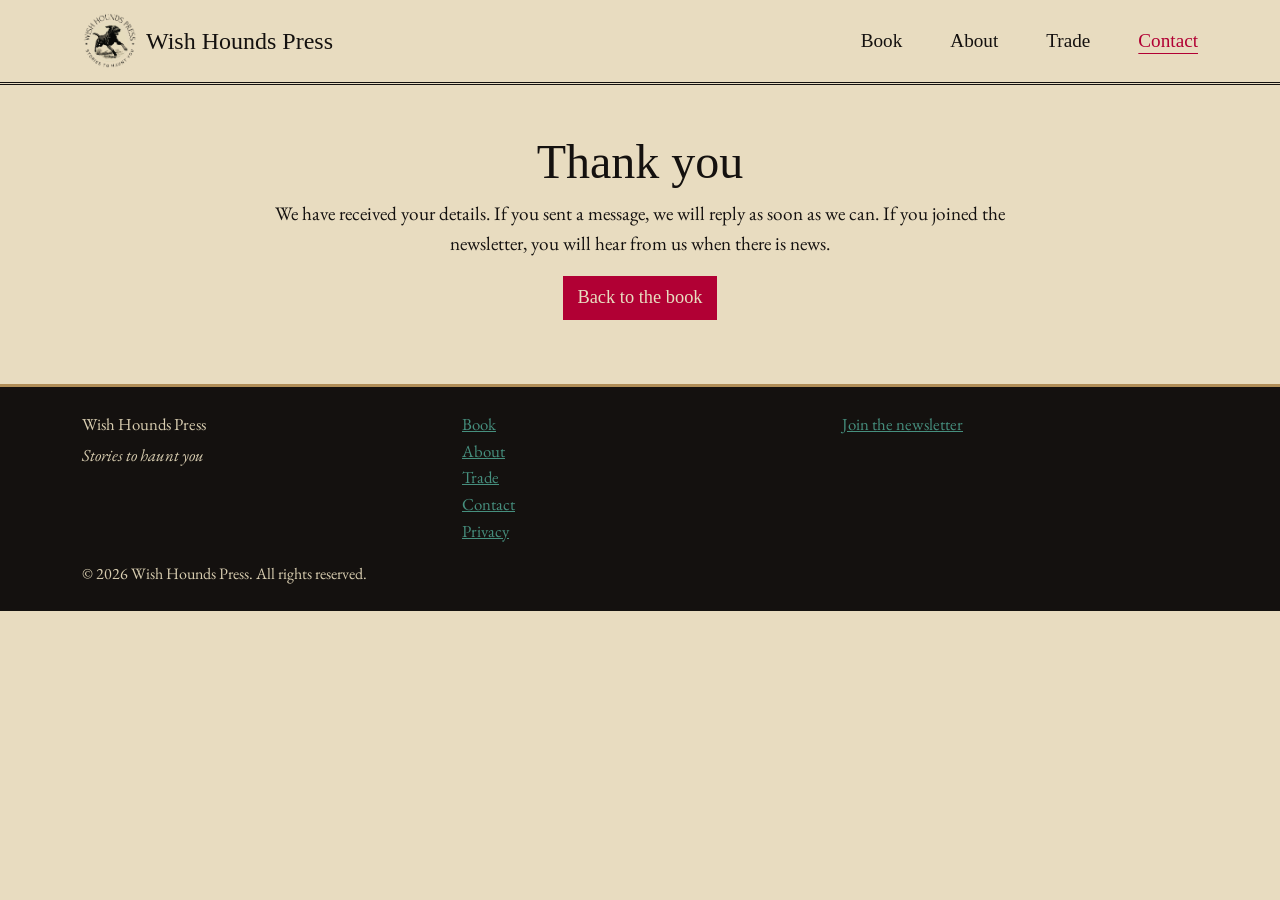
<file: thank-you.html>
<!doctype html>
<html lang="en-GB">
  <head>
    <meta charset="UTF-8" />
    <meta name="viewport" content="width=device-width, initial-scale=1.0" />
    <!-- Only reached after sending the contact form, so search engines should not list it -->
    <meta name="robots" content="noindex" />
    <meta
      name="description"
      content="Thank you for contacting Wish Hounds Press."
    />
    <title>Thank you | Wish Hounds Press</title>
    <link rel="icon" type="image/png" href="assets/images/favicon.png" />

    <!-- Google Fonts: IM Fell English (headings) and EB Garamond (body text) -->
    <link rel="preconnect" href="https://fonts.googleapis.com" />
    <link rel="preconnect" href="https://fonts.gstatic.com" crossorigin />
    <link
      href="https://fonts.googleapis.com/css2?family=EB+Garamond:ital,wght@0,400;0,600;1,400&amp;family=IM+Fell+English:ital@0;1&amp;display=swap"
      rel="stylesheet"
    />

    <!-- Bootstrap CSS first, then our own styles so that ours win -->
    <link
      href="https://cdn.jsdelivr.net/npm/bootstrap@5.3.9/dist/css/bootstrap.min.css"
      rel="stylesheet"
      integrity="sha384-yEPZ7jP9S0QKiUQ0m3jjsO4ProIW7wvR9gXkI7JOGa2XVsw53Yke2bsdkBbjmmiX"
      crossorigin="anonymous"
    />
    <link rel="stylesheet" href="assets/css/styles.css" />
  </head>

  <body>
    <a class="skip-link" href="#main">Skip to main content</a>

    <!-- ===== Header and navbar (the same on every page) ===== -->
    <header class="site-header">
      <nav class="navbar navbar-expand-md" aria-label="Main navigation">
        <div class="container">
          <a
            class="navbar-brand d-flex align-items-center gap-2"
            href="index.html"
          >
            <img
              src="assets/images/whp-logo-new.webp"
              alt=""
              width="56"
              height="56"
            />
            Wish Hounds Press
          </a>
          <button
            class="navbar-toggler"
            type="button"
            data-bs-toggle="collapse"
            data-bs-target="#main-nav"
            aria-controls="main-nav"
            aria-expanded="false"
            aria-label="Toggle navigation"
          >
            <span class="navbar-toggler-icon"></span>
          </button>
          <div class="collapse navbar-collapse" id="main-nav">
            <ul class="navbar-nav ms-auto">
              <li class="nav-item">
                <a class="nav-link" href="index.html">Book</a>
              </li>
              <li class="nav-item">
                <a class="nav-link" href="about.html">About</a>
              </li>
              <li class="nav-item">
                <a class="nav-link" href="trade.html">Trade</a>
              </li>
              <li class="nav-item">
                <a
                  class="nav-link active"
                  href="contact.html"
                  >Contact</a
                >
              </li>
            </ul>
          </div>
        </div>
      </nav>
    </header>

    <main id="main">
      <!-- Web3Forms opens this page after the contact form or the newsletter form
           is sent (the "redirect" field in contact.html and about.html). -->
      <section class="section" aria-labelledby="thanks-title">
        <div class="container">
          <div class="row justify-content-center">
            <div class="col-lg-8 text-center">
              <h1 id="thanks-title">Thank you</h1>
              <p>
                We have received your details. If you sent a message, we will
                reply as soon as we can. If you joined the newsletter, you will
                hear from us when there is news.
              </p>
              <p>
                <a href="index.html" class="btn btn-buy">Back to the book</a>
              </p>
            </div>
          </div>
        </div>
      </section>
    </main>

    <!-- ===== Footer (the same on every page) ===== -->
    <footer class="site-footer py-4">
      <div class="container">
        <div class="row gy-3">
          <div class="col-md-4">
            <p class="mb-1">Wish Hounds Press</p>
            <p class="mb-0"><em>Stories to haunt you</em></p>
          </div>
          <div class="col-md-4">
            <ul class="list-unstyled mb-0">
              <li><a href="index.html">Book</a></li>
              <li><a href="about.html">About</a></li>
              <li><a href="trade.html">Trade</a></li>
              <li><a href="contact.html">Contact</a></li>
              <li><a href="contact.html#privacy">Privacy</a></li>
            </ul>
          </div>
          <div class="col-md-4">
            <!-- Links to the newsletter sign-up box on the About page -->
            <ul class="list-unstyled mb-0">
              <li><a href="about.html#newsletter">Join the newsletter</a></li>
            </ul>
          </div>
        </div>
        <p class="small-print mt-3 mb-0">
          &copy; 2026 Wish Hounds Press. All rights reserved.
        </p>
      </div>
    </footer>

    <!-- Bootstrap JavaScript: needed for the mobile menu and the story modals -->
    <script
      src="https://cdn.jsdelivr.net/npm/bootstrap@5.3.9/dist/js/bootstrap.bundle.min.js"
      integrity="sha384-WyOxWvTyr1QaMPfiPJSv76iReVthorl5uWlFtZPyK0IEB0hGzo9y5Bp9mYanr8Bu"
      crossorigin="anonymous"
    ></script>
  </body>
</html>
</file>
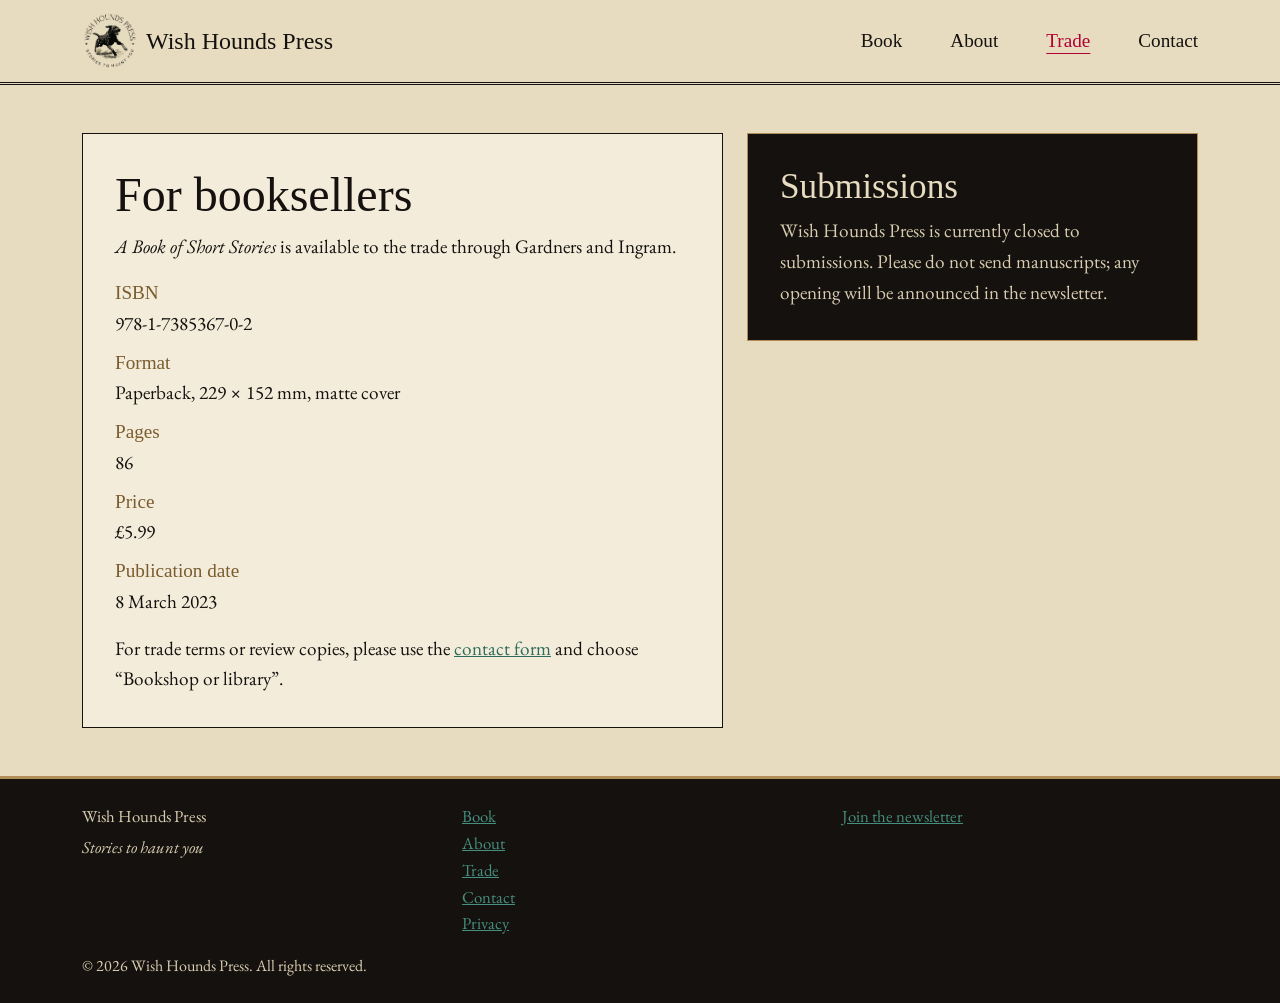
<file: trade.html>
<!doctype html>
<html lang="en-GB">
  <head>
    <meta charset="UTF-8" />
    <meta name="viewport" content="width=device-width, initial-scale=1.0" />
    <meta
      name="description"
      content="Trade information for bookshops and libraries stocking A Book of Short Stories from Wish Hounds Press, and a note on submissions."
    />
    <title>Trade | Wish Hounds Press</title>
    <link rel="icon" type="image/png" href="assets/images/favicon.png" />

    <!-- Google Fonts: IM Fell English (headings) and EB Garamond (body text) -->
    <link rel="preconnect" href="https://fonts.googleapis.com" />
    <link rel="preconnect" href="https://fonts.gstatic.com" crossorigin />
    <link
      href="https://fonts.googleapis.com/css2?family=EB+Garamond:ital,wght@0,400;0,600;1,400&amp;family=IM+Fell+English:ital@0;1&amp;display=swap"
      rel="stylesheet"
    />

    <!-- Bootstrap CSS first, then our own styles so that ours win -->
    <link
      href="https://cdn.jsdelivr.net/npm/bootstrap@5.3.9/dist/css/bootstrap.min.css"
      rel="stylesheet"
      integrity="sha384-yEPZ7jP9S0QKiUQ0m3jjsO4ProIW7wvR9gXkI7JOGa2XVsw53Yke2bsdkBbjmmiX"
      crossorigin="anonymous"
    />
    <link rel="stylesheet" href="assets/css/styles.css" />
  </head>

  <body>
    <a class="skip-link" href="#main">Skip to main content</a>

    <!-- ===== Header and navbar (the same on every page) ===== -->
    <header class="site-header">
      <nav class="navbar navbar-expand-md" aria-label="Main navigation">
        <div class="container">
          <a
            class="navbar-brand d-flex align-items-center gap-2"
            href="index.html"
          >
            <img
              src="assets/images/whp-logo-new.webp"
              alt=""
              width="56"
              height="56"
            />
            Wish Hounds Press
          </a>
          <button
            class="navbar-toggler"
            type="button"
            data-bs-toggle="collapse"
            data-bs-target="#main-nav"
            aria-controls="main-nav"
            aria-expanded="false"
            aria-label="Toggle navigation"
          >
            <span class="navbar-toggler-icon"></span>
          </button>
          <div class="collapse navbar-collapse" id="main-nav">
            <ul class="navbar-nav ms-auto">
              <li class="nav-item">
                <a class="nav-link" href="index.html">Book</a>
              </li>
              <li class="nav-item">
                <a class="nav-link" href="about.html">About</a>
              </li>
              <li class="nav-item">
                <a class="nav-link active" aria-current="page" href="trade.html"
                  >Trade</a
                >
              </li>
              <li class="nav-item">
                <a class="nav-link" href="contact.html">Contact</a>
              </li>
            </ul>
          </div>
        </div>
      </nav>
    </header>

    <main id="main">
      <section class="section" aria-labelledby="trade-title">
        <div class="container">
          <div class="row gy-5">
            <!-- ===== Trade information ===== -->
            <div class="col-lg-7">
              <div class="panel-light">
                <h1 id="trade-title">For booksellers</h1>
                <p>
                  <em>A Book of Short Stories</em> is available to the trade
                  through Gardners and Ingram.
                </p>
                <dl class="trade-list">
                  <dt>ISBN</dt>
                  <dd>978-1-7385367-0-2</dd>
                  <dt>Format</dt>
                  <dd>Paperback, 229 &times; 152 mm, matte cover</dd>
                  <dt>Pages</dt>
                  <dd>86</dd>
                  <dt>Price</dt>
                  <dd>&pound;5.99</dd>
                  <dt>Publication date</dt>
                  <dd>8 March 2023</dd>
                </dl>
                <p class="mb-0">
                  For trade terms or review copies, please use the
                  <a href="contact.html">contact form</a> and choose
                  &ldquo;Bookshop or library&rdquo;.
                </p>
              </div>
            </div>

            <!-- ===== Submissions ===== -->
            <div class="col-lg-5">
              <section class="panel-dark" aria-labelledby="submissions-title">
                <h2 id="submissions-title">Submissions</h2>
                <p class="mb-0">
                  Wish Hounds Press is currently closed to submissions. Please
                  do not send manuscripts; any opening will be announced in the
                  newsletter.
                </p>
              </section>
            </div>
          </div>
        </div>
      </section>
    </main>

    <!-- ===== Footer (the same on every page) ===== -->
    <footer class="site-footer py-4">
      <div class="container">
        <div class="row gy-3">
          <div class="col-md-4">
            <p class="mb-1">Wish Hounds Press</p>
            <p class="mb-0"><em>Stories to haunt you</em></p>
          </div>
          <div class="col-md-4">
            <ul class="list-unstyled mb-0">
              <li><a href="index.html">Book</a></li>
              <li><a href="about.html">About</a></li>
              <li><a href="trade.html">Trade</a></li>
              <li><a href="contact.html">Contact</a></li>
              <li><a href="contact.html#privacy">Privacy</a></li>
            </ul>
          </div>
          <div class="col-md-4">
            <!-- Links to the newsletter sign-up box on the About page -->
            <ul class="list-unstyled mb-0">
              <li><a href="about.html#newsletter">Join the newsletter</a></li>
            </ul>
          </div>
        </div>
        <p class="small-print mt-3 mb-0">
          &copy; 2026 Wish Hounds Press. All rights reserved.
        </p>
      </div>
    </footer>

    <!-- Bootstrap JavaScript: needed for the mobile menu -->
    <script
      src="https://cdn.jsdelivr.net/npm/bootstrap@5.3.9/dist/js/bootstrap.bundle.min.js"
      integrity="sha384-WyOxWvTyr1QaMPfiPJSv76iReVthorl5uWlFtZPyK0IEB0hGzo9y5Bp9mYanr8Bu"
      crossorigin="anonymous"
    ></script>
  </body>
</html>
</file>
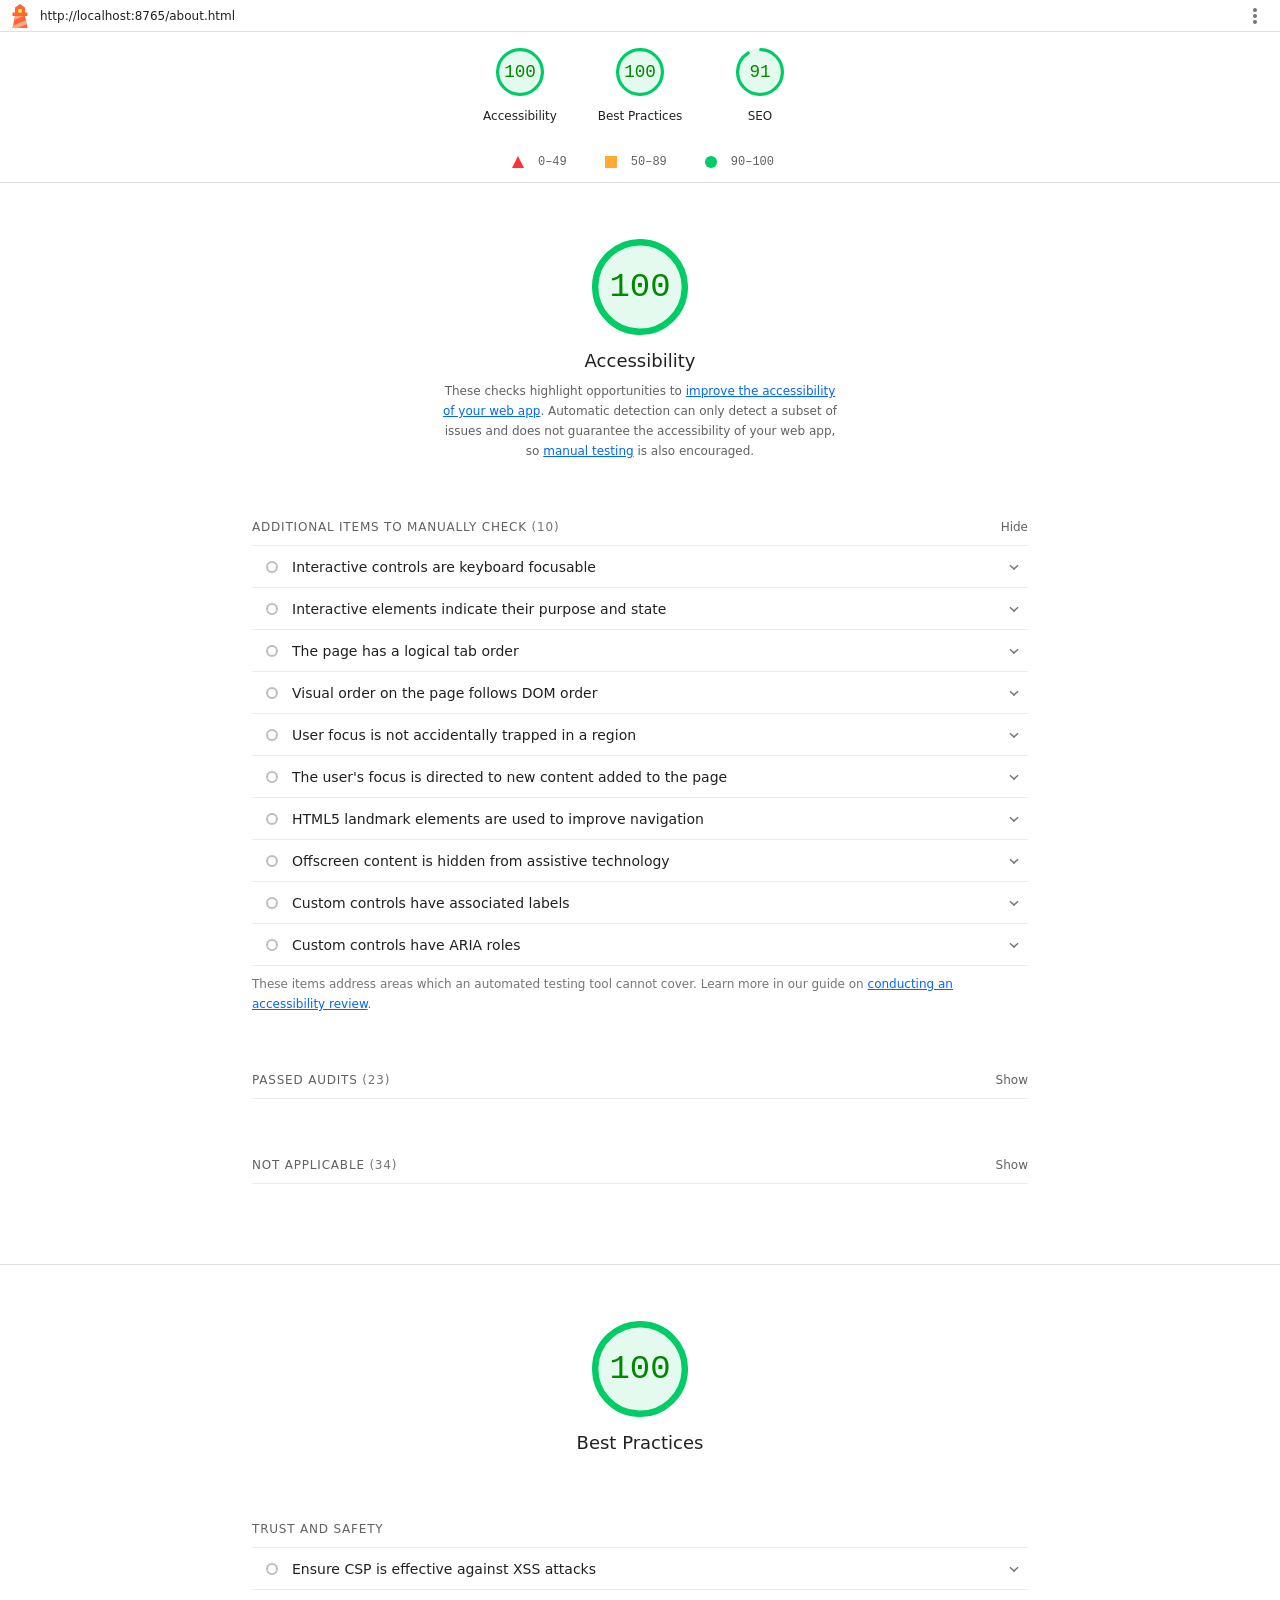
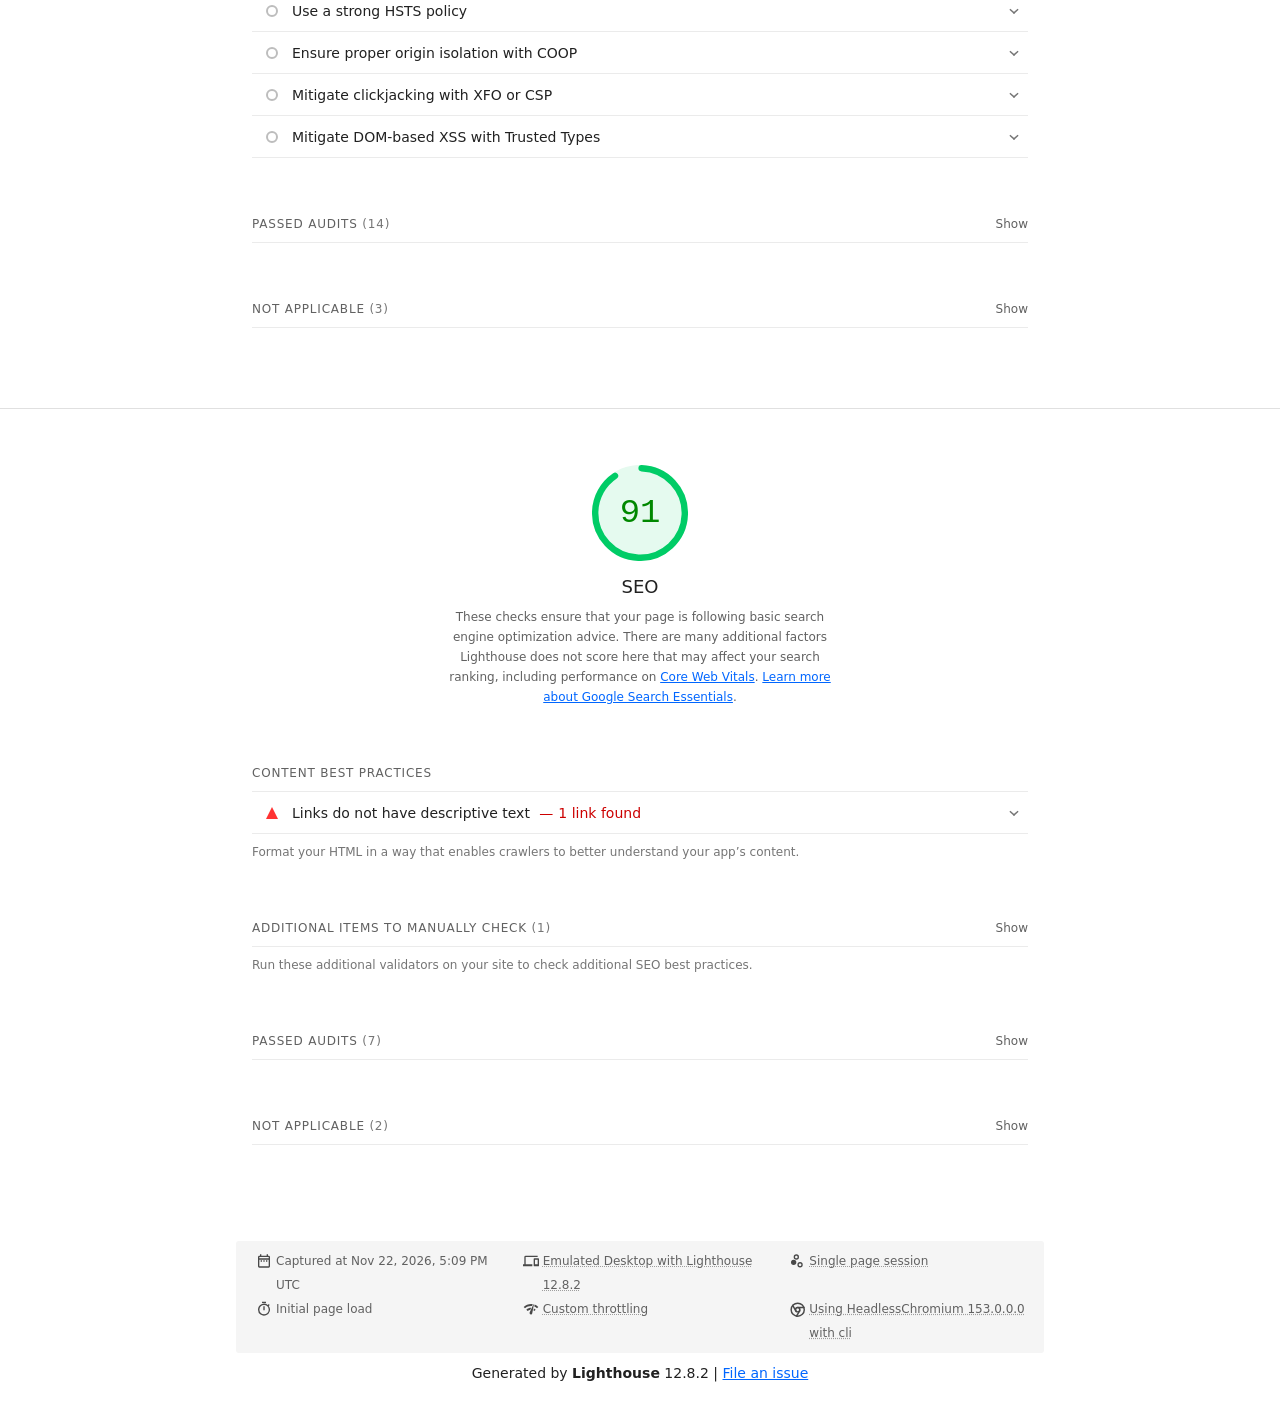
<file: docs/testing/lighthouse/lighthouse-about-desktop.html>
<!--
@license
Copyright 2018 Google LLC
SPDX-License-Identifier: Apache-2.0
-->
<!doctype html>
<html lang="en">
<head>
  <meta charset="utf-8">
  <meta name="viewport" content="width=device-width, initial-scale=1, minimum-scale=1">
  <link rel="icon" href='data:image/svg+xml;utf8,<svg fill="none" xmlns="http://www.w3.org/2000/svg" viewBox="0 0 48 48"><path d="m14 7 10-7 10 7v10h5v7h-5l5 24H9l5-24H9v-7h5V7Z" fill="%23F63"/><path d="M31.561 24H14l-1.689 8.105L31.561 24ZM18.983 48H9l1.022-4.907L35.723 32.27l1.663 7.98L18.983 48Z" fill="%23FFA385"/><path fill="%23FF3" d="M20.5 10h7v7h-7z"/></svg>'>
  <title>Lighthouse Report</title>
  <style>body {margin: 0}</style>
</head>
<body>
  <noscript>Lighthouse report requires JavaScript. Please enable.</noscript>

  <div id="lh-log"></div>

  <script>window.__LIGHTHOUSE_JSON__ = {"lighthouseVersion":"12.8.2","requestedUrl":"http://localhost:8765/about.html","mainDocumentUrl":"http://localhost:8765/about.html","finalDisplayedUrl":"http://localhost:8765/about.html","finalUrl":"http://localhost:8765/about.html","fetchTime":"2026-11-22T17:09:39.491Z","gatherMode":"navigation","runWarnings":[],"userAgent":"Mozilla/5.0 (X11; Linux x86_64) AppleWebKit/537.36 (KHTML, like Gecko) HeadlessChrome/153.0.0.0 Safari/537.36","environment":{"networkUserAgent":"Mozilla/5.0 (Macintosh; Intel Mac OS X 10_15_7) AppleWebKit/537.36 (KHTML, like Gecko) Chrome/136.0.0.0 Safari/537.36","hostUserAgent":"Mozilla/5.0 (X11; Linux x86_64) AppleWebKit/537.36 (KHTML, like Gecko) HeadlessChrome/153.0.0.0 Safari/537.36","benchmarkIndex":3167,"credits":{"axe-core":"4.14.1"}},"audits":{"is-on-https":{"id":"is-on-https","title":"Uses HTTPS","description":"All sites should be protected with HTTPS, even ones that don't handle sensitive data. This includes avoiding [mixed content](https://developers.google.com/web/fundamentals/security/prevent-mixed-content/what-is-mixed-content), where some resources are loaded over HTTP despite the initial request being served over HTTPS. HTTPS prevents intruders from tampering with or passively listening in on the communications between your app and your users, and is a prerequisite for HTTP/2 and many new web platform APIs. [Learn more about HTTPS](https://developer.chrome.com/docs/lighthouse/pwa/is-on-https/).","score":1,"scoreDisplayMode":"binary","details":{"type":"table","headings":[{"key":"url","valueType":"url","label":"Insecure URL"},{"key":"resolution","valueType":"text","label":"Request Resolution"}],"items":[]}},"redirects-http":{"id":"redirects-http","title":"Redirects HTTP traffic to HTTPS","description":"Make sure that you redirect all HTTP traffic to HTTPS in order to enable secure web features for all your users. [Learn more](https://developer.chrome.com/docs/lighthouse/pwa/redirects-http/).","score":null,"scoreDisplayMode":"notApplicable"},"viewport":{"id":"viewport","title":"Has a `\u003cmeta name=\"viewport\">` tag with `width` or `initial-scale`","description":"A `\u003cmeta name=\"viewport\">` not only optimizes your app for mobile screen sizes, but also prevents [a 300 millisecond delay to user input](https://developer.chrome.com/blog/300ms-tap-delay-gone-away/). [Learn more about using the viewport meta tag](https://developer.chrome.com/docs/lighthouse/pwa/viewport/).","score":1,"scoreDisplayMode":"metricSavings","warnings":[],"metricSavings":{"INP":0},"details":{"type":"debugdata","viewportContent":"width=device-width, initial-scale=1.0"},"guidanceLevel":3},"errors-in-console":{"id":"errors-in-console","title":"No browser errors logged to the console","description":"Errors logged to the console indicate unresolved problems. They can come from network request failures and other browser concerns. [Learn more about this errors in console diagnostic audit](https://developer.chrome.com/docs/lighthouse/best-practices/errors-in-console/)","score":1,"scoreDisplayMode":"binary","details":{"type":"table","headings":[{"key":"sourceLocation","valueType":"source-location","label":"Source"},{"key":"description","valueType":"code","label":"Description"}],"items":[]}},"image-aspect-ratio":{"id":"image-aspect-ratio","title":"Displays images with correct aspect ratio","description":"Image display dimensions should match natural aspect ratio. [Learn more about image aspect ratio](https://developer.chrome.com/docs/lighthouse/best-practices/image-aspect-ratio/).","score":1,"scoreDisplayMode":"binary","details":{"type":"table","headings":[{"key":"node","valueType":"node","label":""},{"key":"url","valueType":"url","label":"URL"},{"key":"displayedAspectRatio","valueType":"text","label":"Aspect Ratio (Displayed)"},{"key":"actualAspectRatio","valueType":"text","label":"Aspect Ratio (Actual)"}],"items":[]}},"image-size-responsive":{"id":"image-size-responsive","title":"Serves images with appropriate resolution","description":"Image natural dimensions should be proportional to the display size and the pixel ratio to maximize image clarity. [Learn how to provide responsive images](https://web.dev/articles/serve-responsive-images).","score":1,"scoreDisplayMode":"binary","details":{"type":"table","headings":[{"key":"node","valueType":"node","label":""},{"key":"url","valueType":"url","label":"URL"},{"key":"displayedSize","valueType":"text","label":"Displayed size"},{"key":"actualSize","valueType":"text","label":"Actual size"},{"key":"expectedSize","valueType":"text","label":"Expected size"}],"items":[]}},"deprecations":{"id":"deprecations","title":"Avoids deprecated APIs","description":"Deprecated APIs will eventually be removed from the browser. [Learn more about deprecated APIs](https://developer.chrome.com/docs/lighthouse/best-practices/deprecations/).","score":1,"scoreDisplayMode":"binary","details":{"type":"table","headings":[{"key":"value","valueType":"text","label":"Deprecation / Warning"},{"key":"source","valueType":"source-location","label":"Source"}],"items":[]}},"third-party-cookies":{"id":"third-party-cookies","title":"Avoids third-party cookies","description":"Third-party cookies may be blocked in some contexts. [Learn more about preparing for third-party cookie restrictions](https://privacysandbox.google.com/cookies/prepare/overview).","score":1,"scoreDisplayMode":"binary","details":{"type":"table","headings":[{"key":"name","valueType":"text","label":"Name"},{"key":"url","valueType":"url","label":"URL"}],"items":[]}},"valid-source-maps":{"id":"valid-source-maps","title":"Page has valid source maps","description":"Source maps translate minified code to the original source code. This helps developers debug in production. In addition, Lighthouse is able to provide further insights. Consider deploying source maps to take advantage of these benefits. [Learn more about source maps](https://developer.chrome.com/docs/devtools/javascript/source-maps/).","score":1,"scoreDisplayMode":"binary","details":{"type":"table","headings":[{"key":"scriptUrl","valueType":"url","subItemsHeading":{"key":"error"},"label":"URL"},{"key":"sourceMapUrl","valueType":"url","label":"Map URL"}],"items":[{"scriptUrl":"http://localhost:8765/vendor/bootstrap.bundle.min.js","sourceMapUrl":"http://localhost:8765/vendor/bootstrap.bundle.min.js.map","subItems":{"type":"subitems","items":[{"error":"Error: Failed fetching source map (404)"}]}}]}},"csp-xss":{"id":"csp-xss","title":"Ensure CSP is effective against XSS attacks","description":"A strong Content Security Policy (CSP) significantly reduces the risk of cross-site scripting (XSS) attacks. [Learn how to use a CSP to prevent XSS](https://developer.chrome.com/docs/lighthouse/best-practices/csp-xss/)","score":1,"scoreDisplayMode":"informative","details":{"type":"table","headings":[{"key":"description","valueType":"text","subItemsHeading":{"key":"description"},"label":"Description"},{"key":"directive","valueType":"code","subItemsHeading":{"key":"directive"},"label":"Directive"},{"key":"severity","valueType":"text","subItemsHeading":{"key":"severity"},"label":"Severity"}],"items":[{"severity":"High","description":"No CSP found in enforcement mode"}]}},"has-hsts":{"id":"has-hsts","title":"Use a strong HSTS policy","description":"Deployment of the HSTS header significantly reduces the risk of downgrading HTTP connections and eavesdropping attacks. A rollout in stages, starting with a low max-age is recommended. [Learn more about using a strong HSTS policy.](https://developer.chrome.com/docs/lighthouse/best-practices/has-hsts)","score":1,"scoreDisplayMode":"informative","details":{"type":"table","headings":[{"key":"description","valueType":"text","subItemsHeading":{"key":"description"},"label":"Description"},{"key":"directive","valueType":"code","subItemsHeading":{"key":"directive"},"label":"Directive"},{"key":"severity","valueType":"text","subItemsHeading":{"key":"severity"},"label":"Severity"}],"items":[{"severity":"High","description":"No HSTS header found"}]}},"origin-isolation":{"id":"origin-isolation","title":"Ensure proper origin isolation with COOP","description":"The Cross-Origin-Opener-Policy (COOP) can be used to isolate the top-level window from other documents such as pop-ups. [Learn more about deploying the COOP header.](https://web.dev/articles/why-coop-coep#coop)","score":1,"scoreDisplayMode":"informative","details":{"type":"table","headings":[{"key":"description","valueType":"text","subItemsHeading":{"key":"description"},"label":"Description"},{"key":"directive","valueType":"code","subItemsHeading":{"key":"directive"},"label":"Directive"},{"key":"severity","valueType":"text","subItemsHeading":{"key":"severity"},"label":"Severity"}],"items":[{"description":"No COOP header found","severity":"High"}]}},"clickjacking-mitigation":{"id":"clickjacking-mitigation","title":"Mitigate clickjacking with XFO or CSP","description":"The `X-Frame-Options` (XFO) header or the `frame-ancestors` directive in the `Content-Security-Policy` (CSP) header control where a page can be embedded. These can mitigate clickjacking attacks by blocking some or all sites from embedding the page. [Learn more about mitigating clickjacking](https://developer.chrome.com/docs/lighthouse/best-practices/clickjacking-mitigation).","score":1,"scoreDisplayMode":"informative","details":{"type":"table","headings":[{"key":"description","valueType":"text","subItemsHeading":{"key":"description"},"label":"Description"},{"key":"severity","valueType":"text","subItemsHeading":{"key":"severity"},"label":"Severity"}],"items":[{"severity":"High","description":"No frame control policy found"}]}},"trusted-types-xss":{"id":"trusted-types-xss","title":"Mitigate DOM-based XSS with Trusted Types","description":"The `require-trusted-types-for` directive in the `Content-Security-Policy` (CSP) header instructs user agents to control the data passed to DOM XSS sink functions. [Learn more about mitigating DOM-based XSS with Trusted Types](https://developer.chrome.com/docs/lighthouse/best-practices/trusted-types-xss).","score":1,"scoreDisplayMode":"informative","details":{"type":"table","headings":[{"key":"description","valueType":"text","subItemsHeading":{"key":"description"},"label":"Description"},{"key":"severity","valueType":"text","subItemsHeading":{"key":"severity"},"label":"Severity"}],"items":[{"severity":"High","description":"No `Content-Security-Policy` header with Trusted Types directive found"}]}},"accesskeys":{"id":"accesskeys","title":"`[accesskey]` values are unique","description":"Access keys let users quickly focus a part of the page. For proper navigation, each access key must be unique. [Learn more about access keys](https://dequeuniversity.com/rules/axe/4.10/accesskeys).","score":null,"scoreDisplayMode":"notApplicable"},"aria-allowed-attr":{"id":"aria-allowed-attr","title":"`[aria-*]` attributes match their roles","description":"Each ARIA `role` supports a specific subset of `aria-*` attributes. Mismatching these invalidates the `aria-*` attributes. [Learn how to match ARIA attributes to their roles](https://dequeuniversity.com/rules/axe/4.10/aria-allowed-attr).","score":1,"scoreDisplayMode":"binary","details":{"type":"table","headings":[{"key":"node","valueType":"node","subItemsHeading":{"key":"relatedNode","valueType":"node"},"label":"Failing Elements"}],"items":[]}},"aria-allowed-role":{"id":"aria-allowed-role","title":"Uses ARIA roles only on compatible elements","description":"Many HTML elements can only be assigned certain ARIA roles. Using ARIA roles where they are not allowed can interfere with the accessibility of the web page. [Learn more about ARIA roles](https://dequeuniversity.com/rules/axe/4.10/aria-allowed-role).","score":null,"scoreDisplayMode":"notApplicable"},"aria-command-name":{"id":"aria-command-name","title":"`button`, `link`, and `menuitem` elements have accessible names","description":"When an element doesn't have an accessible name, screen readers announce it with a generic name, making it unusable for users who rely on screen readers. [Learn how to make command elements more accessible](https://dequeuniversity.com/rules/axe/4.10/aria-command-name).","score":null,"scoreDisplayMode":"notApplicable"},"aria-conditional-attr":{"id":"aria-conditional-attr","title":"ARIA attributes are used as specified for the element's role","description":"Some ARIA attributes are only allowed on an element under certain conditions. [Learn more about conditional ARIA attributes](https://dequeuniversity.com/rules/axe/4.10/aria-conditional-attr).","score":1,"scoreDisplayMode":"binary","details":{"type":"table","headings":[{"key":"node","valueType":"node","subItemsHeading":{"key":"relatedNode","valueType":"node"},"label":"Failing Elements"}],"items":[]}},"aria-deprecated-role":{"id":"aria-deprecated-role","title":"Deprecated ARIA roles were not used","description":"Deprecated ARIA roles may not be processed correctly by assistive technology. [Learn more about deprecated ARIA roles](https://dequeuniversity.com/rules/axe/4.10/aria-deprecated-role).","score":null,"scoreDisplayMode":"notApplicable"},"aria-dialog-name":{"id":"aria-dialog-name","title":"Elements with `role=\"dialog\"` or `role=\"alertdialog\"` have accessible names.","description":"ARIA dialog elements without accessible names may prevent screen readers users from discerning the purpose of these elements. [Learn how to make ARIA dialog elements more accessible](https://dequeuniversity.com/rules/axe/4.10/aria-dialog-name).","score":null,"scoreDisplayMode":"notApplicable"},"aria-hidden-body":{"id":"aria-hidden-body","title":"`[aria-hidden=\"true\"]` is not present on the document `\u003cbody>`","description":"Assistive technologies, like screen readers, work inconsistently when `aria-hidden=\"true\"` is set on the document `\u003cbody>`. [Learn how `aria-hidden` affects the document body](https://dequeuniversity.com/rules/axe/4.10/aria-hidden-body).","score":1,"scoreDisplayMode":"binary","details":{"type":"table","headings":[{"key":"node","valueType":"node","subItemsHeading":{"key":"relatedNode","valueType":"node"},"label":"Failing Elements"}],"items":[]}},"aria-hidden-focus":{"id":"aria-hidden-focus","title":"`[aria-hidden=\"true\"]` elements do not contain focusable descendents","description":"Focusable descendents within an `[aria-hidden=\"true\"]` element prevent those interactive elements from being available to users of assistive technologies like screen readers. [Learn how `aria-hidden` affects focusable elements](https://dequeuniversity.com/rules/axe/4.10/aria-hidden-focus).","score":1,"scoreDisplayMode":"binary","details":{"type":"table","headings":[{"key":"node","valueType":"node","subItemsHeading":{"key":"relatedNode","valueType":"node"},"label":"Failing Elements"}],"items":[]}},"aria-input-field-name":{"id":"aria-input-field-name","title":"ARIA input fields have accessible names","description":"When an input field doesn't have an accessible name, screen readers announce it with a generic name, making it unusable for users who rely on screen readers. [Learn more about input field labels](https://dequeuniversity.com/rules/axe/4.10/aria-input-field-name).","score":null,"scoreDisplayMode":"notApplicable"},"aria-meter-name":{"id":"aria-meter-name","title":"ARIA `meter` elements have accessible names","description":"When a meter element doesn't have an accessible name, screen readers announce it with a generic name, making it unusable for users who rely on screen readers. [Learn how to name `meter` elements](https://dequeuniversity.com/rules/axe/4.10/aria-meter-name).","score":null,"scoreDisplayMode":"notApplicable"},"aria-progressbar-name":{"id":"aria-progressbar-name","title":"ARIA `progressbar` elements have accessible names","description":"When a `progressbar` element doesn't have an accessible name, screen readers announce it with a generic name, making it unusable for users who rely on screen readers. [Learn how to label `progressbar` elements](https://dequeuniversity.com/rules/axe/4.10/aria-progressbar-name).","score":null,"scoreDisplayMode":"notApplicable"},"aria-prohibited-attr":{"id":"aria-prohibited-attr","title":"Elements use only permitted ARIA attributes","description":"Using ARIA attributes in roles where they are prohibited can mean that important information is not communicated to users of assistive technologies. [Learn more about prohibited ARIA roles](https://dequeuniversity.com/rules/axe/4.10/aria-prohibited-attr).","score":1,"scoreDisplayMode":"binary","details":{"type":"table","headings":[{"key":"node","valueType":"node","subItemsHeading":{"key":"relatedNode","valueType":"node"},"label":"Failing Elements"}],"items":[]}},"aria-required-attr":{"id":"aria-required-attr","title":"`[role]`s have all required `[aria-*]` attributes","description":"Some ARIA roles have required attributes that describe the state of the element to screen readers. [Learn more about roles and required attributes](https://dequeuniversity.com/rules/axe/4.10/aria-required-attr).","score":null,"scoreDisplayMode":"notApplicable"},"aria-required-children":{"id":"aria-required-children","title":"Elements with an ARIA `[role]` that require children to contain a specific `[role]` have all required children.","description":"Some ARIA parent roles must contain specific child roles to perform their intended accessibility functions. [Learn more about roles and required children elements](https://dequeuniversity.com/rules/axe/4.10/aria-required-children).","score":null,"scoreDisplayMode":"notApplicable"},"aria-required-parent":{"id":"aria-required-parent","title":"`[role]`s are contained by their required parent element","description":"Some ARIA child roles must be contained by specific parent roles to properly perform their intended accessibility functions. [Learn more about ARIA roles and required parent element](https://dequeuniversity.com/rules/axe/4.10/aria-required-parent).","score":null,"scoreDisplayMode":"notApplicable"},"aria-roles":{"id":"aria-roles","title":"`[role]` values are valid","description":"ARIA roles must have valid values in order to perform their intended accessibility functions. [Learn more about valid ARIA roles](https://dequeuniversity.com/rules/axe/4.10/aria-roles).","score":null,"scoreDisplayMode":"notApplicable"},"aria-text":{"id":"aria-text","title":"Elements with the `role=text` attribute do not have focusable descendents.","description":"Adding `role=text` around a text node split by markup enables VoiceOver to treat it as one phrase, but the element's focusable descendents will not be announced. [Learn more about the `role=text` attribute](https://dequeuniversity.com/rules/axe/4.10/aria-text).","score":null,"scoreDisplayMode":"notApplicable"},"aria-toggle-field-name":{"id":"aria-toggle-field-name","title":"ARIA toggle fields have accessible names","description":"When a toggle field doesn't have an accessible name, screen readers announce it with a generic name, making it unusable for users who rely on screen readers. [Learn more about toggle fields](https://dequeuniversity.com/rules/axe/4.10/aria-toggle-field-name).","score":null,"scoreDisplayMode":"notApplicable"},"aria-tooltip-name":{"id":"aria-tooltip-name","title":"ARIA `tooltip` elements have accessible names","description":"When a tooltip element doesn't have an accessible name, screen readers announce it with a generic name, making it unusable for users who rely on screen readers. [Learn how to name `tooltip` elements](https://dequeuniversity.com/rules/axe/4.10/aria-tooltip-name).","score":null,"scoreDisplayMode":"notApplicable"},"aria-treeitem-name":{"id":"aria-treeitem-name","title":"ARIA `treeitem` elements have accessible names","description":"When a `treeitem` element doesn't have an accessible name, screen readers announce it with a generic name, making it unusable for users who rely on screen readers. [Learn more about labeling `treeitem` elements](https://dequeuniversity.com/rules/axe/4.10/aria-treeitem-name).","score":null,"scoreDisplayMode":"notApplicable"},"aria-valid-attr-value":{"id":"aria-valid-attr-value","title":"`[aria-*]` attributes have valid values","description":"Assistive technologies, like screen readers, can't interpret ARIA attributes with invalid values. [Learn more about valid values for ARIA attributes](https://dequeuniversity.com/rules/axe/4.10/aria-valid-attr-value).","score":1,"scoreDisplayMode":"binary","details":{"type":"table","headings":[{"key":"node","valueType":"node","subItemsHeading":{"key":"relatedNode","valueType":"node"},"label":"Failing Elements"}],"items":[]}},"aria-valid-attr":{"id":"aria-valid-attr","title":"`[aria-*]` attributes are valid and not misspelled","description":"Assistive technologies, like screen readers, can't interpret ARIA attributes with invalid names. [Learn more about valid ARIA attributes](https://dequeuniversity.com/rules/axe/4.10/aria-valid-attr).","score":1,"scoreDisplayMode":"binary","details":{"type":"table","headings":[{"key":"node","valueType":"node","subItemsHeading":{"key":"relatedNode","valueType":"node"},"label":"Failing Elements"}],"items":[]}},"button-name":{"id":"button-name","title":"Buttons have an accessible name","description":"When a button doesn't have an accessible name, screen readers announce it as \"button\", making it unusable for users who rely on screen readers. [Learn how to make buttons more accessible](https://dequeuniversity.com/rules/axe/4.10/button-name).","score":1,"scoreDisplayMode":"binary","details":{"type":"table","headings":[{"key":"node","valueType":"node","subItemsHeading":{"key":"relatedNode","valueType":"node"},"label":"Failing Elements"}],"items":[]}},"bypass":{"id":"bypass","title":"The page contains a heading, skip link, or landmark region","description":"Adding ways to bypass repetitive content lets keyboard users navigate the page more efficiently. [Learn more about bypass blocks](https://dequeuniversity.com/rules/axe/4.10/bypass).","score":null,"scoreDisplayMode":"notApplicable"},"color-contrast":{"id":"color-contrast","title":"Background and foreground colors have a sufficient contrast ratio","description":"Low-contrast text is difficult or impossible for many users to read. [Learn how to provide sufficient color contrast](https://dequeuniversity.com/rules/axe/4.10/color-contrast).","score":1,"scoreDisplayMode":"binary","details":{"type":"table","headings":[{"key":"node","valueType":"node","subItemsHeading":{"key":"relatedNode","valueType":"node"},"label":"Failing Elements"}],"items":[]}},"definition-list":{"id":"definition-list","title":"`\u003cdl>`'s contain only properly-ordered `\u003cdt>` and `\u003cdd>` groups, `\u003cscript>`, `\u003ctemplate>` or `\u003cdiv>` elements.","description":"When definition lists are not properly marked up, screen readers may produce confusing or inaccurate output. [Learn how to structure definition lists correctly](https://dequeuniversity.com/rules/axe/4.10/definition-list).","score":null,"scoreDisplayMode":"notApplicable"},"dlitem":{"id":"dlitem","title":"Definition list items are wrapped in `\u003cdl>` elements","description":"Definition list items (`\u003cdt>` and `\u003cdd>`) must be wrapped in a parent `\u003cdl>` element to ensure that screen readers can properly announce them. [Learn how to structure definition lists correctly](https://dequeuniversity.com/rules/axe/4.10/dlitem).","score":null,"scoreDisplayMode":"notApplicable"},"document-title":{"id":"document-title","title":"Document has a `\u003ctitle>` element","description":"The title gives screen reader users an overview of the page, and search engine users rely on it heavily to determine if a page is relevant to their search. [Learn more about document titles](https://dequeuniversity.com/rules/axe/4.10/document-title).","score":1,"scoreDisplayMode":"binary","details":{"type":"table","headings":[{"key":"node","valueType":"node","subItemsHeading":{"key":"relatedNode","valueType":"node"},"label":"Failing Elements"}],"items":[]}},"duplicate-id-aria":{"id":"duplicate-id-aria","title":"ARIA IDs are unique","description":"The value of an ARIA ID must be unique to prevent other instances from being overlooked by assistive technologies. [Learn how to fix duplicate ARIA IDs](https://dequeuniversity.com/rules/axe/4.10/duplicate-id-aria).","score":null,"scoreDisplayMode":"notApplicable"},"empty-heading":{"id":"empty-heading","title":"All heading elements contain content.","description":"A heading with no content or inaccessible text prevent screen reader users from accessing information on the page's structure. [Learn more about headings](https://dequeuniversity.com/rules/axe/4.10/empty-heading).","score":null,"scoreDisplayMode":"notApplicable"},"form-field-multiple-labels":{"id":"form-field-multiple-labels","title":"No form fields have multiple labels","description":"Form fields with multiple labels can be confusingly announced by assistive technologies like screen readers which use either the first, the last, or all of the labels. [Learn how to use form labels](https://dequeuniversity.com/rules/axe/4.10/form-field-multiple-labels).","score":null,"scoreDisplayMode":"notApplicable"},"frame-title":{"id":"frame-title","title":"`\u003cframe>` or `\u003ciframe>` elements have a title","description":"Screen reader users rely on frame titles to describe the contents of frames. [Learn more about frame titles](https://dequeuniversity.com/rules/axe/4.10/frame-title).","score":null,"scoreDisplayMode":"notApplicable"},"heading-order":{"id":"heading-order","title":"Heading elements appear in a sequentially-descending order","description":"Properly ordered headings that do not skip levels convey the semantic structure of the page, making it easier to navigate and understand when using assistive technologies. [Learn more about heading order](https://dequeuniversity.com/rules/axe/4.10/heading-order).","score":1,"scoreDisplayMode":"binary","details":{"type":"table","headings":[{"key":"node","valueType":"node","subItemsHeading":{"key":"relatedNode","valueType":"node"},"label":"Failing Elements"}],"items":[]}},"html-has-lang":{"id":"html-has-lang","title":"`\u003chtml>` element has a `[lang]` attribute","description":"If a page doesn't specify a `lang` attribute, a screen reader assumes that the page is in the default language that the user chose when setting up the screen reader. If the page isn't actually in the default language, then the screen reader might not announce the page's text correctly. [Learn more about the `lang` attribute](https://dequeuniversity.com/rules/axe/4.10/html-has-lang).","score":1,"scoreDisplayMode":"binary","details":{"type":"table","headings":[{"key":"node","valueType":"node","subItemsHeading":{"key":"relatedNode","valueType":"node"},"label":"Failing Elements"}],"items":[]}},"html-lang-valid":{"id":"html-lang-valid","title":"`\u003chtml>` element has a valid value for its `[lang]` attribute","description":"Specifying a valid [BCP 47 language](https://www.w3.org/International/questions/qa-choosing-language-tags#question) helps screen readers announce text properly. [Learn how to use the `lang` attribute](https://dequeuniversity.com/rules/axe/4.10/html-lang-valid).","score":1,"scoreDisplayMode":"binary","details":{"type":"table","headings":[{"key":"node","valueType":"node","subItemsHeading":{"key":"relatedNode","valueType":"node"},"label":"Failing Elements"}],"items":[]}},"html-xml-lang-mismatch":{"id":"html-xml-lang-mismatch","title":"`\u003chtml>` element has an `[xml:lang]` attribute with the same base language as the `[lang]` attribute.","description":"If the webpage does not specify a consistent language, then the screen reader might not announce the page's text correctly. [Learn more about the `lang` attribute](https://dequeuniversity.com/rules/axe/4.10/html-xml-lang-mismatch).","score":null,"scoreDisplayMode":"notApplicable"},"identical-links-same-purpose":{"id":"identical-links-same-purpose","title":"Identical links have the same purpose.","description":"Links with the same destination should have the same description, to help users understand the link's purpose and decide whether to follow it. [Learn more about identical links](https://dequeuniversity.com/rules/axe/4.10/identical-links-same-purpose).","score":null,"scoreDisplayMode":"notApplicable"},"image-alt":{"id":"image-alt","title":"Image elements have `[alt]` attributes","description":"Informative elements should aim for short, descriptive alternate text. Decorative elements can be ignored with an empty alt attribute. [Learn more about the `alt` attribute](https://dequeuniversity.com/rules/axe/4.10/image-alt).","score":1,"scoreDisplayMode":"binary","details":{"type":"table","headings":[{"key":"node","valueType":"node","subItemsHeading":{"key":"relatedNode","valueType":"node"},"label":"Failing Elements"}],"items":[]}},"image-redundant-alt":{"id":"image-redundant-alt","title":"Image elements do not have `[alt]` attributes that are redundant text.","description":"Informative elements should aim for short, descriptive alternative text. Alternative text that is exactly the same as the text adjacent to the link or image is potentially confusing for screen reader users, because the text will be read twice. [Learn more about the `alt` attribute](https://dequeuniversity.com/rules/axe/4.10/image-redundant-alt).","score":1,"scoreDisplayMode":"binary","details":{"type":"table","headings":[{"key":"node","valueType":"node","subItemsHeading":{"key":"relatedNode","valueType":"node"},"label":"Failing Elements"}],"items":[]}},"input-button-name":{"id":"input-button-name","title":"Input buttons have discernible text.","description":"Adding discernable and accessible text to input buttons may help screen reader users understand the purpose of the input button. [Learn more about input buttons](https://dequeuniversity.com/rules/axe/4.10/input-button-name).","score":null,"scoreDisplayMode":"notApplicable"},"input-image-alt":{"id":"input-image-alt","title":"`\u003cinput type=\"image\">` elements have `[alt]` text","description":"When an image is being used as an `\u003cinput>` button, providing alternative text can help screen reader users understand the purpose of the button. [Learn about input image alt text](https://dequeuniversity.com/rules/axe/4.10/input-image-alt).","score":null,"scoreDisplayMode":"notApplicable"},"label-content-name-mismatch":{"id":"label-content-name-mismatch","title":"Elements with visible text labels have matching accessible names.","description":"Visible text labels that do not match the accessible name can result in a confusing experience for screen reader users. [Learn more about accessible names](https://dequeuniversity.com/rules/axe/4.10/label-content-name-mismatch).","score":1,"scoreDisplayMode":"binary","details":{"type":"table","headings":[{"key":"node","valueType":"node","subItemsHeading":{"key":"relatedNode","valueType":"node"},"label":"Failing Elements"}],"items":[]}},"label":{"id":"label","title":"Form elements have associated labels","description":"Labels ensure that form controls are announced properly by assistive technologies, like screen readers. [Learn more about form element labels](https://dequeuniversity.com/rules/axe/4.10/label).","score":1,"scoreDisplayMode":"binary","details":{"type":"table","headings":[{"key":"node","valueType":"node","subItemsHeading":{"key":"relatedNode","valueType":"node"},"label":"Failing Elements"}],"items":[]}},"landmark-one-main":{"id":"landmark-one-main","title":"Document has a main landmark.","description":"One main landmark helps screen reader users navigate a web page. [Learn more about landmarks](https://dequeuniversity.com/rules/axe/4.10/landmark-one-main).","score":null,"scoreDisplayMode":"notApplicable"},"link-name":{"id":"link-name","title":"Links have a discernible name","description":"Link text (and alternate text for images, when used as links) that is discernible, unique, and focusable improves the navigation experience for screen reader users. [Learn how to make links accessible](https://dequeuniversity.com/rules/axe/4.10/link-name).","score":1,"scoreDisplayMode":"binary","details":{"type":"table","headings":[{"key":"node","valueType":"node","subItemsHeading":{"key":"relatedNode","valueType":"node"},"label":"Failing Elements"}],"items":[]}},"link-in-text-block":{"id":"link-in-text-block","title":"Links are distinguishable without relying on color.","description":"Low-contrast text is difficult or impossible for many users to read. Link text that is discernible improves the experience for users with low vision. [Learn how to make links distinguishable](https://dequeuniversity.com/rules/axe/4.10/link-in-text-block).","score":1,"scoreDisplayMode":"binary","details":{"type":"table","headings":[{"key":"node","valueType":"node","subItemsHeading":{"key":"relatedNode","valueType":"node"},"label":"Failing Elements"}],"items":[]}},"list":{"id":"list","title":"Lists contain only `\u003cli>` elements and script supporting elements (`\u003cscript>` and `\u003ctemplate>`).","description":"Screen readers have a specific way of announcing lists. Ensuring proper list structure aids screen reader output. [Learn more about proper list structure](https://dequeuniversity.com/rules/axe/4.10/list).","score":1,"scoreDisplayMode":"binary","details":{"type":"table","headings":[{"key":"node","valueType":"node","subItemsHeading":{"key":"relatedNode","valueType":"node"},"label":"Failing Elements"}],"items":[]}},"listitem":{"id":"listitem","title":"List items (`\u003cli>`) are contained within `\u003cul>`, `\u003col>` or `\u003cmenu>` parent elements","description":"Screen readers require list items (`\u003cli>`) to be contained within a parent `\u003cul>`, `\u003col>` or `\u003cmenu>` to be announced properly. [Learn more about proper list structure](https://dequeuniversity.com/rules/axe/4.10/listitem).","score":1,"scoreDisplayMode":"binary","details":{"type":"table","headings":[{"key":"node","valueType":"node","subItemsHeading":{"key":"relatedNode","valueType":"node"},"label":"Failing Elements"}],"items":[]}},"meta-refresh":{"id":"meta-refresh","title":"The document does not use `\u003cmeta http-equiv=\"refresh\">`","description":"Users do not expect a page to refresh automatically, and doing so will move focus back to the top of the page. This may create a frustrating or confusing experience. [Learn more about the refresh meta tag](https://dequeuniversity.com/rules/axe/4.10/meta-refresh).","score":null,"scoreDisplayMode":"notApplicable"},"meta-viewport":{"id":"meta-viewport","title":"`[user-scalable=\"no\"]` is not used in the `\u003cmeta name=\"viewport\">` element and the `[maximum-scale]` attribute is not less than 5.","description":"Disabling zooming is problematic for users with low vision who rely on screen magnification to properly see the contents of a web page. [Learn more about the viewport meta tag](https://dequeuniversity.com/rules/axe/4.10/meta-viewport).","score":1,"scoreDisplayMode":"binary","details":{"type":"table","headings":[{"key":"node","valueType":"node","subItemsHeading":{"key":"relatedNode","valueType":"node"},"label":"Failing Elements"}],"items":[]}},"object-alt":{"id":"object-alt","title":"`\u003cobject>` elements have alternate text","description":"Screen readers cannot translate non-text content. Adding alternate text to `\u003cobject>` elements helps screen readers convey meaning to users. [Learn more about alt text for `object` elements](https://dequeuniversity.com/rules/axe/4.10/object-alt).","score":null,"scoreDisplayMode":"notApplicable"},"select-name":{"id":"select-name","title":"Select elements have associated label elements.","description":"Form elements without effective labels can create frustrating experiences for screen reader users. [Learn more about the `select` element](https://dequeuniversity.com/rules/axe/4.10/select-name).","score":null,"scoreDisplayMode":"notApplicable"},"skip-link":{"id":"skip-link","title":"Skip links are focusable.","description":"Including a skip link can help users skip to the main content to save time. [Learn more about skip links](https://dequeuniversity.com/rules/axe/4.10/skip-link).","score":1,"scoreDisplayMode":"binary","details":{"type":"table","headings":[{"key":"node","valueType":"node","subItemsHeading":{"key":"relatedNode","valueType":"node"},"label":"Failing Elements"}],"items":[]}},"tabindex":{"id":"tabindex","title":"No element has a `[tabindex]` value greater than 0","description":"A value greater than 0 implies an explicit navigation ordering. Although technically valid, this often creates frustrating experiences for users who rely on assistive technologies. [Learn more about the `tabindex` attribute](https://dequeuniversity.com/rules/axe/4.10/tabindex).","score":null,"scoreDisplayMode":"notApplicable"},"table-duplicate-name":{"id":"table-duplicate-name","title":"Tables have different content in the summary attribute and `\u003ccaption>`.","description":"The summary attribute should describe the table structure, while `\u003ccaption>` should have the onscreen title. Accurate table mark-up helps users of screen readers. [Learn more about summary and caption](https://dequeuniversity.com/rules/axe/4.10/table-duplicate-name).","score":null,"scoreDisplayMode":"notApplicable"},"table-fake-caption":{"id":"table-fake-caption","title":"Tables use `\u003ccaption>` instead of cells with the `[colspan]` attribute to indicate a caption.","description":"Screen readers have features to make navigating tables easier. Ensuring that tables use the actual caption element instead of cells with the `[colspan]` attribute may improve the experience for screen reader users. [Learn more about captions](https://dequeuniversity.com/rules/axe/4.10/table-fake-caption).","score":null,"scoreDisplayMode":"notApplicable"},"target-size":{"id":"target-size","title":"Touch targets have sufficient size and spacing.","description":"Touch targets with sufficient size and spacing help users who may have difficulty targeting small controls to activate the targets. [Learn more about touch targets](https://dequeuniversity.com/rules/axe/4.10/target-size).","score":1,"scoreDisplayMode":"binary","details":{"type":"table","headings":[{"key":"node","valueType":"node","subItemsHeading":{"key":"relatedNode","valueType":"node"},"label":"Failing Elements"}],"items":[]}},"td-has-header":{"id":"td-has-header","title":"`\u003ctd>` elements in a large `\u003ctable>` have one or more table headers.","description":"Screen readers have features to make navigating tables easier. Ensuring that `\u003ctd>` elements in a large table (3 or more cells in width and height) have an associated table header may improve the experience for screen reader users. [Learn more about table headers](https://dequeuniversity.com/rules/axe/4.10/td-has-header).","score":null,"scoreDisplayMode":"notApplicable"},"td-headers-attr":{"id":"td-headers-attr","title":"Cells in a `\u003ctable>` element that use the `[headers]` attribute refer to table cells within the same table.","description":"Screen readers have features to make navigating tables easier. Ensuring `\u003ctd>` cells using the `[headers]` attribute only refer to other cells in the same table may improve the experience for screen reader users. [Learn more about the `headers` attribute](https://dequeuniversity.com/rules/axe/4.10/td-headers-attr).","score":null,"scoreDisplayMode":"notApplicable"},"th-has-data-cells":{"id":"th-has-data-cells","title":"`\u003cth>` elements and elements with `[role=\"columnheader\"/\"rowheader\"]` have data cells they describe.","description":"Screen readers have features to make navigating tables easier. Ensuring table headers always refer to some set of cells may improve the experience for screen reader users. [Learn more about table headers](https://dequeuniversity.com/rules/axe/4.10/th-has-data-cells).","score":null,"scoreDisplayMode":"notApplicable"},"valid-lang":{"id":"valid-lang","title":"`[lang]` attributes have a valid value","description":"Specifying a valid [BCP 47 language](https://www.w3.org/International/questions/qa-choosing-language-tags#question) on elements helps ensure that text is pronounced correctly by a screen reader. [Learn how to use the `lang` attribute](https://dequeuniversity.com/rules/axe/4.10/valid-lang).","score":null,"scoreDisplayMode":"notApplicable"},"video-caption":{"id":"video-caption","title":"`\u003cvideo>` elements contain a `\u003ctrack>` element with `[kind=\"captions\"]`","description":"When a video provides a caption it is easier for deaf and hearing impaired users to access its information. [Learn more about video captions](https://dequeuniversity.com/rules/axe/4.10/video-caption).","score":null,"scoreDisplayMode":"notApplicable"},"custom-controls-labels":{"id":"custom-controls-labels","title":"Custom controls have associated labels","description":"Custom interactive controls have associated labels, provided by aria-label or aria-labelledby. [Learn more about custom controls and labels](https://developer.chrome.com/docs/lighthouse/accessibility/custom-controls-labels/).","score":null,"scoreDisplayMode":"manual"},"custom-controls-roles":{"id":"custom-controls-roles","title":"Custom controls have ARIA roles","description":"Custom interactive controls have appropriate ARIA roles. [Learn how to add roles to custom controls](https://developer.chrome.com/docs/lighthouse/accessibility/custom-control-roles/).","score":null,"scoreDisplayMode":"manual"},"focus-traps":{"id":"focus-traps","title":"User focus is not accidentally trapped in a region","description":"A user can tab into and out of any control or region without accidentally trapping their focus. [Learn how to avoid focus traps](https://developer.chrome.com/docs/lighthouse/accessibility/focus-traps/).","score":null,"scoreDisplayMode":"manual"},"focusable-controls":{"id":"focusable-controls","title":"Interactive controls are keyboard focusable","description":"Custom interactive controls are keyboard focusable and display a focus indicator. [Learn how to make custom controls focusable](https://developer.chrome.com/docs/lighthouse/accessibility/focusable-controls/).","score":null,"scoreDisplayMode":"manual"},"interactive-element-affordance":{"id":"interactive-element-affordance","title":"Interactive elements indicate their purpose and state","description":"Interactive elements, such as links and buttons, should indicate their state and be distinguishable from non-interactive elements. [Learn how to decorate interactive elements with affordance hints](https://developer.chrome.com/docs/lighthouse/accessibility/interactive-element-affordance/).","score":null,"scoreDisplayMode":"manual"},"logical-tab-order":{"id":"logical-tab-order","title":"The page has a logical tab order","description":"Tabbing through the page follows the visual layout. Users cannot focus elements that are offscreen. [Learn more about logical tab ordering](https://developer.chrome.com/docs/lighthouse/accessibility/logical-tab-order/).","score":null,"scoreDisplayMode":"manual"},"managed-focus":{"id":"managed-focus","title":"The user's focus is directed to new content added to the page","description":"If new content, such as a dialog, is added to the page, the user's focus is directed to it. [Learn how to direct focus to new content](https://developer.chrome.com/docs/lighthouse/accessibility/managed-focus/).","score":null,"scoreDisplayMode":"manual"},"offscreen-content-hidden":{"id":"offscreen-content-hidden","title":"Offscreen content is hidden from assistive technology","description":"Offscreen content is hidden with display: none or aria-hidden=true. [Learn how to properly hide offscreen content](https://developer.chrome.com/docs/lighthouse/accessibility/offscreen-content-hidden/).","score":null,"scoreDisplayMode":"manual"},"use-landmarks":{"id":"use-landmarks","title":"HTML5 landmark elements are used to improve navigation","description":"Landmark elements (`\u003cmain>`, `\u003cnav>`, etc.) are used to improve the keyboard navigation of the page for assistive technology. [Learn more about landmark elements](https://developer.chrome.com/docs/lighthouse/accessibility/use-landmarks/).","score":null,"scoreDisplayMode":"manual"},"visual-order-follows-dom":{"id":"visual-order-follows-dom","title":"Visual order on the page follows DOM order","description":"DOM order matches the visual order, improving navigation for assistive technology. [Learn more about DOM and visual ordering](https://developer.chrome.com/docs/lighthouse/accessibility/visual-order-follows-dom/).","score":null,"scoreDisplayMode":"manual"},"doctype":{"id":"doctype","title":"Page has the HTML doctype","description":"Specifying a doctype prevents the browser from switching to quirks-mode. [Learn more about the doctype declaration](https://developer.chrome.com/docs/lighthouse/best-practices/doctype/).","score":1,"scoreDisplayMode":"binary"},"charset":{"id":"charset","title":"Properly defines charset","description":"A character encoding declaration is required. It can be done with a `\u003cmeta>` tag in the first 1024 bytes of the HTML or in the Content-Type HTTP response header. [Learn more about declaring the character encoding](https://developer.chrome.com/docs/lighthouse/best-practices/charset/).","score":1,"scoreDisplayMode":"binary"},"geolocation-on-start":{"id":"geolocation-on-start","title":"Avoids requesting the geolocation permission on page load","description":"Users are mistrustful of or confused by sites that request their location without context. Consider tying the request to a user action instead. [Learn more about the geolocation permission](https://developer.chrome.com/docs/lighthouse/best-practices/geolocation-on-start/).","score":1,"scoreDisplayMode":"binary","details":{"type":"table","headings":[{"key":"source","valueType":"source-location","label":"Source"}],"items":[]}},"inspector-issues":{"id":"inspector-issues","title":"No issues in the `Issues` panel in Chrome Devtools","description":"Issues logged to the `Issues` panel in Chrome Devtools indicate unresolved problems. They can come from network request failures, insufficient security controls, and other browser concerns. Open up the Issues panel in Chrome DevTools for more details on each issue.","score":1,"scoreDisplayMode":"binary","details":{"type":"table","headings":[{"key":"issueType","valueType":"text","subItemsHeading":{"key":"url","valueType":"url"},"label":"Issue type"}],"items":[]}},"js-libraries":{"id":"js-libraries","title":"Detected JavaScript libraries","description":"All front-end JavaScript libraries detected on the page. [Learn more about this JavaScript library detection diagnostic audit](https://developer.chrome.com/docs/lighthouse/best-practices/js-libraries/).","score":null,"scoreDisplayMode":"notApplicable"},"notification-on-start":{"id":"notification-on-start","title":"Avoids requesting the notification permission on page load","description":"Users are mistrustful of or confused by sites that request to send notifications without context. Consider tying the request to user gestures instead. [Learn more about responsibly getting permission for notifications](https://developer.chrome.com/docs/lighthouse/best-practices/notification-on-start/).","score":1,"scoreDisplayMode":"binary","details":{"type":"table","headings":[{"key":"source","valueType":"source-location","label":"Source"}],"items":[]}},"paste-preventing-inputs":{"id":"paste-preventing-inputs","title":"Allows users to paste into input fields","description":"Preventing input pasting is a bad practice for the UX, and weakens security by blocking password managers.[Learn more about user-friendly input fields](https://developer.chrome.com/docs/lighthouse/best-practices/paste-preventing-inputs/).","score":1,"scoreDisplayMode":"binary","details":{"type":"table","headings":[{"key":"node","valueType":"node","label":"Failing Elements"}],"items":[]}},"meta-description":{"id":"meta-description","title":"Document has a meta description","description":"Meta descriptions may be included in search results to concisely summarize page content. [Learn more about the meta description](https://developer.chrome.com/docs/lighthouse/seo/meta-description/).","score":1,"scoreDisplayMode":"binary"},"http-status-code":{"id":"http-status-code","title":"Page has successful HTTP status code","description":"Pages with unsuccessful HTTP status codes may not be indexed properly. [Learn more about HTTP status codes](https://developer.chrome.com/docs/lighthouse/seo/http-status-code/).","score":1,"scoreDisplayMode":"binary"},"font-size":{"id":"font-size","title":"Document uses legible font sizes","description":"Font sizes less than 12px are too small to be legible and require mobile visitors to “pinch to zoom” in order to read. Strive to have >60% of page text ≥12px. [Learn more about legible font sizes](https://developer.chrome.com/docs/lighthouse/seo/font-size/).","score":null,"scoreDisplayMode":"notApplicable"},"link-text":{"id":"link-text","title":"Links do not have descriptive text","description":"Descriptive link text helps search engines understand your content. [Learn how to make links more accessible](https://developer.chrome.com/docs/lighthouse/seo/link-text/).","score":0,"scoreDisplayMode":"binary","displayValue":"1 link found","details":{"type":"table","headings":[{"key":"href","valueType":"url","label":"Link destination"},{"key":"text","valueType":"text","label":"Link Text"}],"items":[{"href":"https://www.invisibleworks.co.uk/the-wisht-hunt-of-dartmoor/","text":"here","textLang":"en-GB"}]}},"crawlable-anchors":{"id":"crawlable-anchors","title":"Links are crawlable","description":"Search engines may use `href` attributes on links to crawl websites. Ensure that the `href` attribute of anchor elements links to an appropriate destination, so more pages of the site can be discovered. [Learn how to make links crawlable](https://support.google.com/webmasters/answer/9112205)","score":1,"scoreDisplayMode":"binary","details":{"type":"table","headings":[{"key":"node","valueType":"node","label":"Uncrawlable Link"}],"items":[]}},"is-crawlable":{"id":"is-crawlable","title":"Page isn’t blocked from indexing","description":"Search engines are unable to include your pages in search results if they don't have permission to crawl them. [Learn more about crawler directives](https://developer.chrome.com/docs/lighthouse/seo/is-crawlable/).","score":1,"scoreDisplayMode":"binary","warnings":[],"details":{"type":"table","headings":[{"key":"source","valueType":"code","label":"Blocking Directive Source"}],"items":[]}},"robots-txt":{"id":"robots-txt","title":"robots.txt is valid","description":"If your robots.txt file is malformed, crawlers may not be able to understand how you want your website to be crawled or indexed. [Learn more about robots.txt](https://developer.chrome.com/docs/lighthouse/seo/invalid-robots-txt/).","score":null,"scoreDisplayMode":"notApplicable"},"hreflang":{"id":"hreflang","title":"Document has a valid `hreflang`","description":"hreflang links tell search engines what version of a page they should list in search results for a given language or region. [Learn more about `hreflang`](https://developer.chrome.com/docs/lighthouse/seo/hreflang/).","score":1,"scoreDisplayMode":"binary","details":{"type":"table","headings":[{"key":"source","valueType":"code","subItemsHeading":{"key":"reason","valueType":"text"},"label":""}],"items":[]}},"canonical":{"id":"canonical","title":"Document has a valid `rel=canonical`","description":"Canonical links suggest which URL to show in search results. [Learn more about canonical links](https://developer.chrome.com/docs/lighthouse/seo/canonical/).","score":null,"scoreDisplayMode":"notApplicable"},"structured-data":{"id":"structured-data","title":"Structured data is valid","description":"Run the [Structured Data Testing Tool](https://search.google.com/structured-data/testing-tool/) and the [Structured Data Linter](http://linter.structured-data.org/) to validate structured data. [Learn more about Structured Data](https://developer.chrome.com/docs/lighthouse/seo/structured-data/).","score":null,"scoreDisplayMode":"manual"}},"configSettings":{"output":["json","html"],"maxWaitForFcp":30000,"maxWaitForLoad":45000,"pauseAfterFcpMs":1000,"pauseAfterLoadMs":1000,"networkQuietThresholdMs":1000,"cpuQuietThresholdMs":1000,"formFactor":"desktop","throttling":{"rttMs":40,"throughputKbps":10240,"requestLatencyMs":0,"downloadThroughputKbps":0,"uploadThroughputKbps":0,"cpuSlowdownMultiplier":1},"throttlingMethod":"simulate","screenEmulation":{"mobile":false,"width":1350,"height":940,"deviceScaleFactor":1,"disabled":false},"emulatedUserAgent":"Mozilla/5.0 (Macintosh; Intel Mac OS X 10_15_7) AppleWebKit/537.36 (KHTML, like Gecko) Chrome/136.0.0.0 Safari/537.36","auditMode":false,"gatherMode":false,"clearStorageTypes":["file_systems","shader_cache","service_workers","cache_storage"],"disableStorageReset":false,"debugNavigation":false,"channel":"cli","usePassiveGathering":false,"disableFullPageScreenshot":false,"skipAboutBlank":false,"blankPage":"about:blank","ignoreStatusCode":false,"locale":"en-US","blockedUrlPatterns":null,"additionalTraceCategories":null,"extraHeaders":null,"precomputedLanternData":null,"onlyAudits":null,"onlyCategories":["accessibility","best-practices","seo"],"skipAudits":null},"categories":{"accessibility":{"title":"Accessibility","description":"These checks highlight opportunities to [improve the accessibility of your web app](https://developer.chrome.com/docs/lighthouse/accessibility/). Automatic detection can only detect a subset of issues and does not guarantee the accessibility of your web app, so [manual testing](https://web.dev/articles/how-to-review) is also encouraged.","manualDescription":"These items address areas which an automated testing tool cannot cover. Learn more in our guide on [conducting an accessibility review](https://web.dev/articles/how-to-review).","supportedModes":["navigation","snapshot"],"auditRefs":[{"id":"accesskeys","weight":0,"group":"a11y-navigation"},{"id":"aria-allowed-attr","weight":10,"group":"a11y-aria"},{"id":"aria-allowed-role","weight":0,"group":"a11y-aria"},{"id":"aria-command-name","weight":0,"group":"a11y-aria"},{"id":"aria-conditional-attr","weight":7,"group":"a11y-aria"},{"id":"aria-deprecated-role","weight":0,"group":"a11y-aria"},{"id":"aria-dialog-name","weight":0,"group":"a11y-aria"},{"id":"aria-hidden-body","weight":10,"group":"a11y-aria"},{"id":"aria-hidden-focus","weight":7,"group":"a11y-aria"},{"id":"aria-input-field-name","weight":0,"group":"a11y-aria"},{"id":"aria-meter-name","weight":0,"group":"a11y-aria"},{"id":"aria-progressbar-name","weight":0,"group":"a11y-aria"},{"id":"aria-prohibited-attr","weight":7,"group":"a11y-aria"},{"id":"aria-required-attr","weight":0,"group":"a11y-aria"},{"id":"aria-required-children","weight":0,"group":"a11y-aria"},{"id":"aria-required-parent","weight":0,"group":"a11y-aria"},{"id":"aria-roles","weight":0,"group":"a11y-aria"},{"id":"aria-text","weight":0,"group":"a11y-aria"},{"id":"aria-toggle-field-name","weight":0,"group":"a11y-aria"},{"id":"aria-tooltip-name","weight":0,"group":"a11y-aria"},{"id":"aria-treeitem-name","weight":0,"group":"a11y-aria"},{"id":"aria-valid-attr-value","weight":10,"group":"a11y-aria"},{"id":"aria-valid-attr","weight":10,"group":"a11y-aria"},{"id":"button-name","weight":10,"group":"a11y-names-labels"},{"id":"bypass","weight":0,"group":"a11y-navigation"},{"id":"color-contrast","weight":7,"group":"a11y-color-contrast"},{"id":"definition-list","weight":0,"group":"a11y-tables-lists"},{"id":"dlitem","weight":0,"group":"a11y-tables-lists"},{"id":"document-title","weight":7,"group":"a11y-names-labels"},{"id":"duplicate-id-aria","weight":0,"group":"a11y-aria"},{"id":"form-field-multiple-labels","weight":0,"group":"a11y-names-labels"},{"id":"frame-title","weight":0,"group":"a11y-names-labels"},{"id":"heading-order","weight":3,"group":"a11y-navigation"},{"id":"html-has-lang","weight":7,"group":"a11y-language"},{"id":"html-lang-valid","weight":7,"group":"a11y-language"},{"id":"html-xml-lang-mismatch","weight":0,"group":"a11y-language"},{"id":"image-alt","weight":10,"group":"a11y-names-labels"},{"id":"image-redundant-alt","weight":1,"group":"a11y-names-labels"},{"id":"input-button-name","weight":0,"group":"a11y-names-labels"},{"id":"input-image-alt","weight":0,"group":"a11y-names-labels"},{"id":"label","weight":7,"group":"a11y-names-labels"},{"id":"link-in-text-block","weight":7,"group":"a11y-color-contrast"},{"id":"link-name","weight":7,"group":"a11y-names-labels"},{"id":"list","weight":7,"group":"a11y-tables-lists"},{"id":"listitem","weight":7,"group":"a11y-tables-lists"},{"id":"meta-refresh","weight":0,"group":"a11y-best-practices"},{"id":"meta-viewport","weight":10,"group":"a11y-best-practices"},{"id":"object-alt","weight":0,"group":"a11y-names-labels"},{"id":"select-name","weight":0,"group":"a11y-names-labels"},{"id":"skip-link","weight":3,"group":"a11y-names-labels"},{"id":"tabindex","weight":0,"group":"a11y-navigation"},{"id":"table-duplicate-name","weight":0,"group":"a11y-tables-lists"},{"id":"target-size","weight":7,"group":"a11y-best-practices"},{"id":"td-headers-attr","weight":0,"group":"a11y-tables-lists"},{"id":"th-has-data-cells","weight":0,"group":"a11y-tables-lists"},{"id":"valid-lang","weight":0,"group":"a11y-language"},{"id":"video-caption","weight":0,"group":"a11y-audio-video"},{"id":"focusable-controls","weight":0},{"id":"interactive-element-affordance","weight":0},{"id":"logical-tab-order","weight":0},{"id":"visual-order-follows-dom","weight":0},{"id":"focus-traps","weight":0},{"id":"managed-focus","weight":0},{"id":"use-landmarks","weight":0},{"id":"offscreen-content-hidden","weight":0},{"id":"custom-controls-labels","weight":0},{"id":"custom-controls-roles","weight":0},{"id":"empty-heading","weight":0,"group":"hidden"},{"id":"identical-links-same-purpose","weight":0,"group":"hidden"},{"id":"landmark-one-main","weight":0,"group":"hidden"},{"id":"label-content-name-mismatch","weight":0,"group":"hidden"},{"id":"table-fake-caption","weight":0,"group":"hidden"},{"id":"td-has-header","weight":0,"group":"hidden"}],"id":"accessibility","score":1},"best-practices":{"title":"Best Practices","supportedModes":["navigation","timespan","snapshot"],"auditRefs":[{"id":"is-on-https","weight":5,"group":"best-practices-trust-safety"},{"id":"redirects-http","weight":0,"group":"best-practices-trust-safety"},{"id":"geolocation-on-start","weight":1,"group":"best-practices-trust-safety"},{"id":"notification-on-start","weight":1,"group":"best-practices-trust-safety"},{"id":"csp-xss","weight":0,"group":"best-practices-trust-safety"},{"id":"has-hsts","weight":0,"group":"best-practices-trust-safety"},{"id":"origin-isolation","weight":0,"group":"best-practices-trust-safety"},{"id":"clickjacking-mitigation","weight":0,"group":"best-practices-trust-safety"},{"id":"trusted-types-xss","weight":0,"group":"best-practices-trust-safety"},{"id":"paste-preventing-inputs","weight":3,"group":"best-practices-ux"},{"id":"image-aspect-ratio","weight":1,"group":"best-practices-ux"},{"id":"image-size-responsive","weight":1,"group":"best-practices-ux"},{"id":"viewport","weight":1,"group":"best-practices-ux"},{"id":"font-size","weight":0,"group":"best-practices-ux"},{"id":"doctype","weight":1,"group":"best-practices-browser-compat"},{"id":"charset","weight":1,"group":"best-practices-browser-compat"},{"id":"js-libraries","weight":0,"group":"best-practices-general"},{"id":"deprecations","weight":5,"group":"best-practices-general"},{"id":"third-party-cookies","weight":5,"group":"best-practices-general"},{"id":"errors-in-console","weight":1,"group":"best-practices-general"},{"id":"valid-source-maps","weight":0,"group":"best-practices-general"},{"id":"inspector-issues","weight":1,"group":"best-practices-general"}],"id":"best-practices","score":1},"seo":{"title":"SEO","description":"These checks ensure that your page is following basic search engine optimization advice. There are many additional factors Lighthouse does not score here that may affect your search ranking, including performance on [Core Web Vitals](https://web.dev/explore/vitals). [Learn more about Google Search Essentials](https://support.google.com/webmasters/answer/35769).","manualDescription":"Run these additional validators on your site to check additional SEO best practices.","supportedModes":["navigation","snapshot"],"auditRefs":[{"id":"is-crawlable","weight":4.043478260869565,"group":"seo-crawl"},{"id":"document-title","weight":1,"group":"seo-content"},{"id":"meta-description","weight":1,"group":"seo-content"},{"id":"http-status-code","weight":1,"group":"seo-crawl"},{"id":"link-text","weight":1,"group":"seo-content"},{"id":"crawlable-anchors","weight":1,"group":"seo-crawl"},{"id":"robots-txt","weight":0,"group":"seo-crawl"},{"id":"image-alt","weight":1,"group":"seo-content"},{"id":"hreflang","weight":1,"group":"seo-content"},{"id":"canonical","weight":0,"group":"seo-content"},{"id":"structured-data","weight":0}],"id":"seo","score":0.91}},"categoryGroups":{"metrics":{"title":"Metrics"},"insights":{"title":"Insights","description":"These insights are also available in the Chrome DevTools Performance Panel - [record a trace](https://developer.chrome.com/docs/devtools/performance/reference) to view more detailed information."},"diagnostics":{"title":"Diagnostics","description":"More information about the performance of your application. These numbers don't [directly affect](https://developer.chrome.com/docs/lighthouse/performance/performance-scoring/) the Performance score."},"a11y-best-practices":{"title":"Best practices","description":"These items highlight common accessibility best practices."},"a11y-color-contrast":{"title":"Contrast","description":"These are opportunities to improve the legibility of your content."},"a11y-names-labels":{"title":"Names and labels","description":"These are opportunities to improve the semantics of the controls in your application. This may enhance the experience for users of assistive technology, like a screen reader."},"a11y-navigation":{"title":"Navigation","description":"These are opportunities to improve keyboard navigation in your application."},"a11y-aria":{"title":"ARIA","description":"These are opportunities to improve the usage of ARIA in your application which may enhance the experience for users of assistive technology, like a screen reader."},"a11y-language":{"title":"Internationalization and localization","description":"These are opportunities to improve the interpretation of your content by users in different locales."},"a11y-audio-video":{"title":"Audio and video","description":"These are opportunities to provide alternative content for audio and video. This may improve the experience for users with hearing or vision impairments."},"a11y-tables-lists":{"title":"Tables and lists","description":"These are opportunities to improve the experience of reading tabular or list data using assistive technology, like a screen reader."},"seo-mobile":{"title":"Mobile Friendly","description":"Make sure your pages are mobile friendly so users don’t have to pinch or zoom in order to read the content pages. [Learn how to make pages mobile-friendly](https://developers.google.com/search/mobile-sites/)."},"seo-content":{"title":"Content Best Practices","description":"Format your HTML in a way that enables crawlers to better understand your app’s content."},"seo-crawl":{"title":"Crawling and Indexing","description":"To appear in search results, crawlers need access to your app."},"best-practices-trust-safety":{"title":"Trust and Safety"},"best-practices-ux":{"title":"User Experience"},"best-practices-browser-compat":{"title":"Browser Compatibility"},"best-practices-general":{"title":"General"},"hidden":{"title":""}},"stackPacks":[],"entities":[{"name":"localhost","origins":["http://localhost:8765"],"isFirstParty":true,"isUnrecognized":true}],"fullPageScreenshot":{"screenshot":{"data":"[data-uri]","width":1350,"height":1845},"nodes":{"1-0-DIV":{"id":"","top":469,"bottom":507,"left":225,"right":1125,"width":900,"height":38},"1-1-A":{"id":"","top":0,"bottom":47,"left":-9999,"right":-9808,"width":191,"height":47},"1-2-A":{"id":"","top":8,"bottom":74,"left":117,"right":368,"width":251,"height":66},"1-3-A":{"id":"","top":18,"bottom":64,"left":888,"right":945,"width":58,"height":47},"1-4-A":{"id":"","top":18,"bottom":64,"left":977,"right":1041,"width":64,"height":47},"1-5-A":{"id":"","top":18,"bottom":64,"left":1073,"right":1133,"width":60,"height":47},"1-6-A":{"id":"","top":18,"bottom":64,"left":1165,"right":1233,"width":68,"height":47},"1-7-A":{"id":"","top":966,"bottom":987,"left":150,"right":183,"width":33,"height":21},"1-8-A":{"id":"","top":1515,"bottom":1532,"left":391,"right":470,"width":80,"height":17},"1-9-A":{"id":"","top":1648,"bottom":1667,"left":497,"right":533,"width":36,"height":19},"1-10-A":{"id":"","top":1674,"bottom":1693,"left":497,"right":539,"width":42,"height":19},"1-11-A":{"id":"","top":1701,"bottom":1720,"left":497,"right":536,"width":39,"height":19},"1-12-A":{"id":"","top":1728,"bottom":1747,"left":497,"right":549,"width":52,"height":19},"1-13-A":{"id":"","top":1755,"bottom":1774,"left":497,"right":548,"width":51,"height":19},"1-14-A":{"id":"","top":1648,"bottom":1667,"left":877,"right":944,"width":67,"height":19},"1-15-A":{"id":"","top":1674,"bottom":1693,"left":877,"right":942,"width":65,"height":19},"1-16-FORM":{"id":"","top":1381,"bottom":1469,"left":340,"right":1010,"width":670,"height":88},"1-17-LABEL":{"id":"","top":1389,"bottom":1420,"left":340,"right":448,"width":108,"height":31},"1-18-INPUT":{"id":"","top":0,"bottom":0,"left":0,"right":0,"width":0,"height":0},"1-19-INPUT":{"id":"","top":0,"bottom":0,"left":0,"right":0,"width":0,"height":0},"1-20-INPUT":{"id":"","top":0,"bottom":0,"left":0,"right":0,"width":0,"height":0},"1-21-INPUT":{"id":"","top":0,"bottom":0,"left":0,"right":0,"width":0,"height":0},"1-22-INPUT":{"id":"newsletter-email","top":1428,"bottom":1469,"left":340,"right":784,"width":444,"height":42},"1-23-IMG":{"id":"","top":13,"bottom":69,"left":117,"right":173,"width":56,"height":56},"1-24-IMG":{"id":"","top":133,"bottom":421,"left":151,"right":439,"width":288,"height":288},"1-25-SPAN":{"id":"","top":0,"bottom":0,"left":0,"right":0,"width":0,"height":0},"1-26-LINK":{"id":"","top":0,"bottom":0,"left":0,"right":0,"width":0,"height":0},"1-27-LINK":{"id":"","top":0,"bottom":0,"left":0,"right":0,"width":0,"height":0},"1-28-LINK":{"id":"","top":0,"bottom":0,"left":0,"right":0,"width":0,"height":0},"1-29-META":{"id":"","top":0,"bottom":0,"left":0,"right":0,"width":0,"height":0},"1-30-META":{"id":"","top":0,"bottom":0,"left":0,"right":0,"width":0,"height":0},"1-31-META":{"id":"","top":0,"bottom":0,"left":0,"right":0,"width":0,"height":0}}},"timing":{"entries":[{"startTime":906.23,"name":"lh:config","duration":383.09,"entryType":"measure"},{"startTime":907.5,"name":"lh:config:resolveArtifactsToDefns","duration":23.79,"entryType":"measure"},{"startTime":1289.49,"name":"lh:runner:gather","duration":5157.32,"entryType":"measure"},{"startTime":1347.62,"name":"lh:driver:connect","duration":6.01,"entryType":"measure"},{"startTime":1353.78,"name":"lh:driver:navigate","duration":9.57,"entryType":"measure"},{"startTime":1363.61,"name":"lh:gather:getBenchmarkIndex","duration":1007.93,"entryType":"measure"},{"startTime":2371.76,"name":"lh:gather:getVersion","duration":0.81,"entryType":"measure"},{"startTime":2372.65,"name":"lh:gather:getDevicePixelRatio","duration":1.78,"entryType":"measure"},{"startTime":2374.74,"name":"lh:prepare:navigationMode","duration":29.31,"entryType":"measure"},{"startTime":2389.1,"name":"lh:storage:clearDataForOrigin","duration":6.07,"entryType":"measure"},{"startTime":2395.26,"name":"lh:storage:clearBrowserCaches","duration":6.75,"entryType":"measure"},{"startTime":2402.91,"name":"lh:gather:prepareThrottlingAndNetwork","duration":1.12,"entryType":"measure"},{"startTime":2420.31,"name":"lh:driver:navigate","duration":2450.07,"entryType":"measure"},{"startTime":4878.39,"name":"lh:computed:NetworkRecords","duration":0.61,"entryType":"measure"},{"startTime":4879.26,"name":"lh:gather:getArtifact:DevtoolsLog","duration":0.01,"entryType":"measure"},{"startTime":4879.28,"name":"lh:gather:getArtifact:Accessibility","duration":154.47,"entryType":"measure"},{"startTime":5033.77,"name":"lh:gather:getArtifact:AnchorElements","duration":122.16,"entryType":"measure"},{"startTime":5155.95,"name":"lh:gather:getArtifact:ConsoleMessages","duration":0.04,"entryType":"measure"},{"startTime":5156.01,"name":"lh:gather:getArtifact:Doctype","duration":0.89,"entryType":"measure"},{"startTime":5156.91,"name":"lh:gather:getArtifact:FontSize","duration":18.52,"entryType":"measure"},{"startTime":5175.49,"name":"lh:gather:getArtifact:Inputs","duration":3.31,"entryType":"measure"},{"startTime":5178.81,"name":"lh:gather:getArtifact:ImageElements","duration":46.67,"entryType":"measure"},{"startTime":5225.58,"name":"lh:gather:getArtifact:InspectorIssues","duration":0.12,"entryType":"measure"},{"startTime":5225.71,"name":"lh:gather:getArtifact:LinkElements","duration":2.62,"entryType":"measure"},{"startTime":5228.22,"name":"lh:computed:MainResource","duration":0.1,"entryType":"measure"},{"startTime":5228.35,"name":"lh:gather:getArtifact:MainDocumentContent","duration":1.59,"entryType":"measure"},{"startTime":5229.96,"name":"lh:gather:getArtifact:MetaElements","duration":2.47,"entryType":"measure"},{"startTime":5232.5,"name":"lh:gather:getArtifact:NetworkUserAgent","duration":0.06,"entryType":"measure"},{"startTime":5232.57,"name":"lh:gather:getArtifact:RobotsTxt","duration":2.99,"entryType":"measure"},{"startTime":5235.58,"name":"lh:gather:getArtifact:Scripts","duration":0.06,"entryType":"measure"},{"startTime":5235.66,"name":"lh:gather:getArtifact:SourceMaps","duration":2.82,"entryType":"measure"},{"startTime":5238.5,"name":"lh:gather:getArtifact:Stacks","duration":7.85,"entryType":"measure"},{"startTime":5238.59,"name":"lh:gather:collectStacks","duration":7.74,"entryType":"measure"},{"startTime":5246.36,"name":"lh:gather:getArtifact:ViewportDimensions","duration":1.02,"entryType":"measure"},{"startTime":5247.41,"name":"lh:gather:getArtifact:FullPageScreenshot","duration":1186.97,"entryType":"measure"},{"startTime":6447,"name":"lh:runner:audit","duration":142.8,"entryType":"measure"},{"startTime":6447.07,"name":"lh:runner:auditing","duration":137.82,"entryType":"measure"},{"startTime":6447.64,"name":"lh:audit:is-on-https","duration":0.71,"entryType":"measure"},{"startTime":6448.54,"name":"lh:audit:redirects-http","duration":0.37,"entryType":"measure"},{"startTime":6449.03,"name":"lh:audit:viewport","duration":0.73,"entryType":"measure"},{"startTime":6449.17,"name":"lh:computed:ViewportMeta","duration":0.26,"entryType":"measure"},{"startTime":6453.73,"name":"lh:audit:errors-in-console","duration":0.96,"entryType":"measure"},{"startTime":6454.03,"name":"lh:computed:JSBundles","duration":0.06,"entryType":"measure"},{"startTime":6454.81,"name":"lh:audit:image-aspect-ratio","duration":0.72,"entryType":"measure"},{"startTime":6455.67,"name":"lh:audit:image-size-responsive","duration":1.04,"entryType":"measure"},{"startTime":6455.95,"name":"lh:computed:ImageRecords","duration":0.21,"entryType":"measure"},{"startTime":6456.82,"name":"lh:audit:deprecations","duration":0.46,"entryType":"measure"},{"startTime":6457.4,"name":"lh:audit:third-party-cookies","duration":0.77,"entryType":"measure"},{"startTime":6458.3,"name":"lh:audit:valid-source-maps","duration":1.79,"entryType":"measure"},{"startTime":6458.57,"name":"lh:computed:EntityClassification","duration":1.07,"entryType":"measure"},{"startTime":6460.19,"name":"lh:audit:csp-xss","duration":1.56,"entryType":"measure"},{"startTime":6462.15,"name":"lh:audit:has-hsts","duration":0.66,"entryType":"measure"},{"startTime":6462.95,"name":"lh:audit:origin-isolation","duration":0.57,"entryType":"measure"},{"startTime":6463.62,"name":"lh:audit:clickjacking-mitigation","duration":0.54,"entryType":"measure"},{"startTime":6464.26,"name":"lh:audit:trusted-types-xss","duration":0.5,"entryType":"measure"},{"startTime":6464.87,"name":"lh:audit:accesskeys","duration":0.42,"entryType":"measure"},{"startTime":6465.4,"name":"lh:audit:aria-allowed-attr","duration":1.55,"entryType":"measure"},{"startTime":6467.07,"name":"lh:audit:aria-allowed-role","duration":0.44,"entryType":"measure"},{"startTime":6467.62,"name":"lh:audit:aria-command-name","duration":0.42,"entryType":"measure"},{"startTime":6468.15,"name":"lh:audit:aria-conditional-attr","duration":1.45,"entryType":"measure"},{"startTime":6469.72,"name":"lh:audit:aria-deprecated-role","duration":0.43,"entryType":"measure"},{"startTime":6470.26,"name":"lh:audit:aria-dialog-name","duration":0.46,"entryType":"measure"},{"startTime":6470.81,"name":"lh:audit:aria-hidden-body","duration":1.31,"entryType":"measure"},{"startTime":6475.56,"name":"lh:audit:aria-hidden-focus","duration":1.37,"entryType":"measure"},{"startTime":6477.05,"name":"lh:audit:aria-input-field-name","duration":1.69,"entryType":"measure"},{"startTime":6478.87,"name":"lh:audit:aria-meter-name","duration":0.51,"entryType":"measure"},{"startTime":6479.52,"name":"lh:audit:aria-progressbar-name","duration":0.55,"entryType":"measure"},{"startTime":6480.18,"name":"lh:audit:aria-prohibited-attr","duration":1.33,"entryType":"measure"},{"startTime":6481.62,"name":"lh:audit:aria-required-attr","duration":0.6,"entryType":"measure"},{"startTime":6482.32,"name":"lh:audit:aria-required-children","duration":0.6,"entryType":"measure"},{"startTime":6483.03,"name":"lh:audit:aria-required-parent","duration":0.59,"entryType":"measure"},{"startTime":6483.72,"name":"lh:audit:aria-roles","duration":0.66,"entryType":"measure"},{"startTime":6484.52,"name":"lh:audit:aria-text","duration":0.67,"entryType":"measure"},{"startTime":6485.29,"name":"lh:audit:aria-toggle-field-name","duration":0.81,"entryType":"measure"},{"startTime":6486.2,"name":"lh:audit:aria-tooltip-name","duration":0.73,"entryType":"measure"},{"startTime":6487.04,"name":"lh:audit:aria-treeitem-name","duration":0.86,"entryType":"measure"},{"startTime":6488,"name":"lh:audit:aria-valid-attr-value","duration":1.26,"entryType":"measure"},{"startTime":6489.37,"name":"lh:audit:aria-valid-attr","duration":8.17,"entryType":"measure"},{"startTime":6497.67,"name":"lh:audit:button-name","duration":1.36,"entryType":"measure"},{"startTime":6499.14,"name":"lh:audit:bypass","duration":1.29,"entryType":"measure"},{"startTime":6500.58,"name":"lh:audit:color-contrast","duration":1.3,"entryType":"measure"},{"startTime":6502.01,"name":"lh:audit:definition-list","duration":0.87,"entryType":"measure"},{"startTime":6502.98,"name":"lh:audit:dlitem","duration":0.8,"entryType":"measure"},{"startTime":6503.88,"name":"lh:audit:document-title","duration":1.33,"entryType":"measure"},{"startTime":6505.32,"name":"lh:audit:duplicate-id-aria","duration":1.31,"entryType":"measure"},{"startTime":6506.73,"name":"lh:audit:empty-heading","duration":1.21,"entryType":"measure"},{"startTime":6508.05,"name":"lh:audit:form-field-multiple-labels","duration":6.94,"entryType":"measure"},{"startTime":6515.11,"name":"lh:audit:frame-title","duration":0.82,"entryType":"measure"},{"startTime":6516.04,"name":"lh:audit:heading-order","duration":1.3,"entryType":"measure"},{"startTime":6517.5,"name":"lh:audit:html-has-lang","duration":1.53,"entryType":"measure"},{"startTime":6519.15,"name":"lh:audit:html-lang-valid","duration":1.34,"entryType":"measure"},{"startTime":6520.61,"name":"lh:audit:html-xml-lang-mismatch","duration":0.9,"entryType":"measure"},{"startTime":6521.62,"name":"lh:audit:identical-links-same-purpose","duration":1.34,"entryType":"measure"},{"startTime":6523.06,"name":"lh:audit:image-alt","duration":1.25,"entryType":"measure"},{"startTime":6524.42,"name":"lh:audit:image-redundant-alt","duration":1.36,"entryType":"measure"},{"startTime":6525.93,"name":"lh:audit:input-button-name","duration":0.88,"entryType":"measure"},{"startTime":6526.92,"name":"lh:audit:input-image-alt","duration":6.24,"entryType":"measure"},{"startTime":6533.27,"name":"lh:audit:label-content-name-mismatch","duration":1.39,"entryType":"measure"},{"startTime":6534.77,"name":"lh:audit:label","duration":1.22,"entryType":"measure"},{"startTime":6536.09,"name":"lh:audit:landmark-one-main","duration":1.16,"entryType":"measure"},{"startTime":6537.35,"name":"lh:audit:link-name","duration":1.32,"entryType":"measure"},{"startTime":6538.78,"name":"lh:audit:link-in-text-block","duration":1.24,"entryType":"measure"},{"startTime":6540.13,"name":"lh:audit:list","duration":1.4,"entryType":"measure"},{"startTime":6541.65,"name":"lh:audit:listitem","duration":1.29,"entryType":"measure"},{"startTime":6543.04,"name":"lh:audit:meta-refresh","duration":1.9,"entryType":"measure"},{"startTime":6545.06,"name":"lh:audit:meta-viewport","duration":5.96,"entryType":"measure"},{"startTime":6551.14,"name":"lh:audit:object-alt","duration":0.92,"entryType":"measure"},{"startTime":6552.19,"name":"lh:audit:select-name","duration":0.92,"entryType":"measure"},{"startTime":6553.57,"name":"lh:audit:skip-link","duration":1.25,"entryType":"measure"},{"startTime":6554.93,"name":"lh:audit:tabindex","duration":0.98,"entryType":"measure"},{"startTime":6556.02,"name":"lh:audit:table-duplicate-name","duration":1.04,"entryType":"measure"},{"startTime":6557.17,"name":"lh:audit:table-fake-caption","duration":1.15,"entryType":"measure"},{"startTime":6558.42,"name":"lh:audit:target-size","duration":1.23,"entryType":"measure"},{"startTime":6559.76,"name":"lh:audit:td-has-header","duration":2.13,"entryType":"measure"},{"startTime":6562.02,"name":"lh:audit:td-headers-attr","duration":6.23,"entryType":"measure"},{"startTime":6568.36,"name":"lh:audit:th-has-data-cells","duration":1.28,"entryType":"measure"},{"startTime":6569.77,"name":"lh:audit:valid-lang","duration":1.22,"entryType":"measure"},{"startTime":6571.09,"name":"lh:audit:video-caption","duration":1.52,"entryType":"measure"},{"startTime":6572.64,"name":"lh:audit:custom-controls-labels","duration":0.06,"entryType":"measure"},{"startTime":6572.7,"name":"lh:audit:custom-controls-roles","duration":0.01,"entryType":"measure"},{"startTime":6572.71,"name":"lh:audit:focus-traps","duration":0.01,"entryType":"measure"},{"startTime":6572.72,"name":"lh:audit:focusable-controls","duration":0,"entryType":"measure"},{"startTime":6572.73,"name":"lh:audit:interactive-element-affordance","duration":0,"entryType":"measure"},{"startTime":6572.74,"name":"lh:audit:logical-tab-order","duration":0,"entryType":"measure"},{"startTime":6572.75,"name":"lh:audit:managed-focus","duration":0,"entryType":"measure"},{"startTime":6572.76,"name":"lh:audit:offscreen-content-hidden","duration":0,"entryType":"measure"},{"startTime":6572.76,"name":"lh:audit:use-landmarks","duration":0.01,"entryType":"measure"},{"startTime":6572.77,"name":"lh:audit:visual-order-follows-dom","duration":0,"entryType":"measure"},{"startTime":6572.88,"name":"lh:audit:doctype","duration":0.39,"entryType":"measure"},{"startTime":6573.38,"name":"lh:audit:charset","duration":0.67,"entryType":"measure"},{"startTime":6574.15,"name":"lh:audit:geolocation-on-start","duration":0.49,"entryType":"measure"},{"startTime":6574.75,"name":"lh:audit:inspector-issues","duration":0.34,"entryType":"measure"},{"startTime":6575.16,"name":"lh:audit:js-libraries","duration":0.27,"entryType":"measure"},{"startTime":6575.58,"name":"lh:audit:notification-on-start","duration":0.43,"entryType":"measure"},{"startTime":6576.09,"name":"lh:audit:paste-preventing-inputs","duration":0.33,"entryType":"measure"},{"startTime":6576.57,"name":"lh:audit:meta-description","duration":0.31,"entryType":"measure"},{"startTime":6576.97,"name":"lh:audit:http-status-code","duration":1.3,"entryType":"measure"},{"startTime":6578.4,"name":"lh:audit:font-size","duration":0.55,"entryType":"measure"},{"startTime":6579.05,"name":"lh:audit:link-text","duration":1.33,"entryType":"measure"},{"startTime":6580.72,"name":"lh:audit:crawlable-anchors","duration":1.06,"entryType":"measure"},{"startTime":6581.96,"name":"lh:audit:is-crawlable","duration":0.67,"entryType":"measure"},{"startTime":6582.76,"name":"lh:audit:robots-txt","duration":0.41,"entryType":"measure"},{"startTime":6583.29,"name":"lh:audit:hreflang","duration":0.55,"entryType":"measure"},{"startTime":6583.96,"name":"lh:audit:canonical","duration":0.52,"entryType":"measure"},{"startTime":6584.6,"name":"lh:audit:structured-data","duration":0.28,"entryType":"measure"},{"startTime":6584.89,"name":"lh:runner:generate","duration":0.28,"entryType":"measure"}],"total":5300.12},"i18n":{"rendererFormattedStrings":{"calculatorLink":"See calculator.","collapseView":"Collapse view","crcInitialNavigation":"Initial Navigation","crcLongestDurationLabel":"Maximum critical path latency:","dropdownCopyJSON":"Copy JSON","dropdownDarkTheme":"Toggle Dark Theme","dropdownPrintExpanded":"Print Expanded","dropdownPrintSummary":"Print Summary","dropdownSaveGist":"Save as Gist","dropdownSaveHTML":"Save as HTML","dropdownSaveJSON":"Save as JSON","dropdownViewUnthrottledTrace":"View Unthrottled Trace","dropdownViewer":"Open in Viewer","errorLabel":"Error!","errorMissingAuditInfo":"Report error: no audit information","expandView":"Expand view","firstPartyChipLabel":"1st party","footerIssue":"File an issue","goBackToAudits":"Go back to audits","hide":"Hide","insightsNotice":"Later this year, insights will replace performance audits. [Learn more and provide feedback here](https://github.com/GoogleChrome/lighthouse/discussions/16462).","labDataTitle":"Lab Data","lsPerformanceCategoryDescription":"[Lighthouse](https://developers.google.com/web/tools/lighthouse/) analysis of the current page on an emulated mobile network. Values are estimated and may vary.","manualAuditsGroupTitle":"Additional items to manually check","notApplicableAuditsGroupTitle":"Not applicable","openInANewTabTooltip":"Open in a new tab","opportunityResourceColumnLabel":"Opportunity","opportunitySavingsColumnLabel":"Estimated Savings","passedAuditsGroupTitle":"Passed audits","runtimeAnalysisWindow":"Initial page load","runtimeAnalysisWindowSnapshot":"Point-in-time snapshot","runtimeAnalysisWindowTimespan":"User interactions timespan","runtimeCustom":"Custom throttling","runtimeDesktopEmulation":"Emulated Desktop","runtimeMobileEmulation":"Emulated Moto G Power","runtimeNoEmulation":"No emulation","runtimeSettingsAxeVersion":"Axe version","runtimeSettingsBenchmark":"Unthrottled CPU/Memory Power","runtimeSettingsCPUThrottling":"CPU throttling","runtimeSettingsDevice":"Device","runtimeSettingsNetworkThrottling":"Network throttling","runtimeSettingsScreenEmulation":"Screen emulation","runtimeSettingsUANetwork":"User agent (network)","runtimeSingleLoad":"Single page session","runtimeSingleLoadTooltip":"This data is taken from a single page session, as opposed to field data summarizing many sessions.","runtimeSlow4g":"Slow 4G throttling","runtimeUnknown":"Unknown","show":"Show","showRelevantAudits":"Show audits relevant to:","snippetCollapseButtonLabel":"Collapse snippet","snippetExpandButtonLabel":"Expand snippet","thirdPartyResourcesLabel":"Show 3rd-party resources","throttlingProvided":"Provided by environment","toplevelWarningsMessage":"There were issues affecting this run of Lighthouse:","tryInsights":"Try insights","unattributable":"Unattributable","varianceDisclaimer":"Values are estimated and may vary. The [performance score is calculated](https://developer.chrome.com/docs/lighthouse/performance/performance-scoring/) directly from these metrics.","viewTraceLabel":"View Trace","viewTreemapLabel":"View Treemap","warningAuditsGroupTitle":"Passed audits but with warnings","warningHeader":"Warnings: "},"icuMessagePaths":{"core/audits/is-on-https.js | title":["audits[is-on-https].title"],"core/audits/is-on-https.js | description":["audits[is-on-https].description"],"core/audits/is-on-https.js | columnInsecureURL":["audits[is-on-https].details.headings[0].label"],"core/audits/is-on-https.js | columnResolution":["audits[is-on-https].details.headings[1].label"],"core/audits/redirects-http.js | title":["audits[redirects-http].title"],"core/audits/redirects-http.js | description":["audits[redirects-http].description"],"core/audits/viewport.js | title":["audits.viewport.title"],"core/audits/viewport.js | description":["audits.viewport.description"],"core/audits/errors-in-console.js | title":["audits[errors-in-console].title"],"core/audits/errors-in-console.js | description":["audits[errors-in-console].description"],"core/lib/i18n/i18n.js | columnSource":["audits[errors-in-console].details.headings[0].label","audits.deprecations.details.headings[1].label","audits[geolocation-on-start].details.headings[0].label","audits[notification-on-start].details.headings[0].label"],"core/lib/i18n/i18n.js | columnDescription":["audits[errors-in-console].details.headings[1].label","audits[csp-xss].details.headings[0].label","audits[has-hsts].details.headings[0].label","audits[origin-isolation].details.headings[0].label","audits[clickjacking-mitigation].details.headings[0].label","audits[trusted-types-xss].details.headings[0].label"],"core/audits/image-aspect-ratio.js | title":["audits[image-aspect-ratio].title"],"core/audits/image-aspect-ratio.js | description":["audits[image-aspect-ratio].description"],"core/lib/i18n/i18n.js | columnURL":["audits[image-aspect-ratio].details.headings[1].label","audits[image-size-responsive].details.headings[1].label","audits[third-party-cookies].details.headings[1].label","audits[valid-source-maps].details.headings[0].label"],"core/audits/image-aspect-ratio.js | columnDisplayed":["audits[image-aspect-ratio].details.headings[2].label"],"core/audits/image-aspect-ratio.js | columnActual":["audits[image-aspect-ratio].details.headings[3].label"],"core/audits/image-size-responsive.js | title":["audits[image-size-responsive].title"],"core/audits/image-size-responsive.js | description":["audits[image-size-responsive].description"],"core/audits/image-size-responsive.js | columnDisplayed":["audits[image-size-responsive].details.headings[2].label"],"core/audits/image-size-responsive.js | columnActual":["audits[image-size-responsive].details.headings[3].label"],"core/audits/image-size-responsive.js | columnExpected":["audits[image-size-responsive].details.headings[4].label"],"core/audits/deprecations.js | title":["audits.deprecations.title"],"core/audits/deprecations.js | description":["audits.deprecations.description"],"core/audits/deprecations.js | columnDeprecate":["audits.deprecations.details.headings[0].label"],"core/audits/third-party-cookies.js | title":["audits[third-party-cookies].title"],"core/audits/third-party-cookies.js | description":["audits[third-party-cookies].description"],"core/lib/i18n/i18n.js | columnName":["audits[third-party-cookies].details.headings[0].label"],"core/audits/valid-source-maps.js | title":["audits[valid-source-maps].title"],"core/audits/valid-source-maps.js | description":["audits[valid-source-maps].description"],"core/audits/valid-source-maps.js | columnMapURL":["audits[valid-source-maps].details.headings[1].label"],"core/audits/csp-xss.js | title":["audits[csp-xss].title"],"core/audits/csp-xss.js | description":["audits[csp-xss].description"],"core/audits/csp-xss.js | columnDirective":["audits[csp-xss].details.headings[1].label"],"core/audits/csp-xss.js | columnSeverity":["audits[csp-xss].details.headings[2].label"],"core/lib/i18n/i18n.js | itemSeverityHigh":["audits[csp-xss].details.items[0].severity","audits[has-hsts].details.items[0].severity","audits[origin-isolation].details.items[0].severity","audits[clickjacking-mitigation].details.items[0].severity","audits[trusted-types-xss].details.items[0].severity"],"core/audits/csp-xss.js | noCsp":["audits[csp-xss].details.items[0].description"],"core/audits/has-hsts.js | title":["audits[has-hsts].title"],"core/audits/has-hsts.js | description":["audits[has-hsts].description"],"core/audits/has-hsts.js | columnDirective":["audits[has-hsts].details.headings[1].label"],"core/audits/has-hsts.js | columnSeverity":["audits[has-hsts].details.headings[2].label"],"core/audits/has-hsts.js | noHsts":["audits[has-hsts].details.items[0].description"],"core/audits/origin-isolation.js | title":["audits[origin-isolation].title"],"core/audits/origin-isolation.js | description":["audits[origin-isolation].description"],"core/audits/origin-isolation.js | columnDirective":["audits[origin-isolation].details.headings[1].label"],"core/audits/origin-isolation.js | columnSeverity":["audits[origin-isolation].details.headings[2].label"],"core/audits/origin-isolation.js | noCoop":["audits[origin-isolation].details.items[0].description"],"core/audits/clickjacking-mitigation.js | title":["audits[clickjacking-mitigation].title"],"core/audits/clickjacking-mitigation.js | description":["audits[clickjacking-mitigation].description"],"core/audits/clickjacking-mitigation.js | columnSeverity":["audits[clickjacking-mitigation].details.headings[1].label"],"core/audits/clickjacking-mitigation.js | noClickjackingMitigation":["audits[clickjacking-mitigation].details.items[0].description"],"core/audits/trusted-types-xss.js | title":["audits[trusted-types-xss].title"],"core/audits/trusted-types-xss.js | description":["audits[trusted-types-xss].description"],"core/audits/trusted-types-xss.js | columnSeverity":["audits[trusted-types-xss].details.headings[1].label"],"core/audits/trusted-types-xss.js | noTrustedTypesToMitigateXss":["audits[trusted-types-xss].details.items[0].description"],"core/audits/accessibility/accesskeys.js | title":["audits.accesskeys.title"],"core/audits/accessibility/accesskeys.js | description":["audits.accesskeys.description"],"core/audits/accessibility/aria-allowed-attr.js | title":["audits[aria-allowed-attr].title"],"core/audits/accessibility/aria-allowed-attr.js | description":["audits[aria-allowed-attr].description"],"core/lib/i18n/i18n.js | columnFailingElem":["audits[aria-allowed-attr].details.headings[0].label","audits[aria-conditional-attr].details.headings[0].label","audits[aria-hidden-body].details.headings[0].label","audits[aria-hidden-focus].details.headings[0].label","audits[aria-prohibited-attr].details.headings[0].label","audits[aria-valid-attr-value].details.headings[0].label","audits[aria-valid-attr].details.headings[0].label","audits[button-name].details.headings[0].label","audits[color-contrast].details.headings[0].label","audits[document-title].details.headings[0].label","audits[heading-order].details.headings[0].label","audits[html-has-lang].details.headings[0].label","audits[html-lang-valid].details.headings[0].label","audits[image-alt].details.headings[0].label","audits[image-redundant-alt].details.headings[0].label","audits[label-content-name-mismatch].details.headings[0].label","audits.label.details.headings[0].label","audits[link-name].details.headings[0].label","audits[link-in-text-block].details.headings[0].label","audits.list.details.headings[0].label","audits.listitem.details.headings[0].label","audits[meta-viewport].details.headings[0].label","audits[skip-link].details.headings[0].label","audits[target-size].details.headings[0].label","audits[paste-preventing-inputs].details.headings[0].label"],"core/audits/accessibility/aria-allowed-role.js | title":["audits[aria-allowed-role].title"],"core/audits/accessibility/aria-allowed-role.js | description":["audits[aria-allowed-role].description"],"core/audits/accessibility/aria-command-name.js | title":["audits[aria-command-name].title"],"core/audits/accessibility/aria-command-name.js | description":["audits[aria-command-name].description"],"core/audits/accessibility/aria-conditional-attr.js | title":["audits[aria-conditional-attr].title"],"core/audits/accessibility/aria-conditional-attr.js | description":["audits[aria-conditional-attr].description"],"core/audits/accessibility/aria-deprecated-role.js | title":["audits[aria-deprecated-role].title"],"core/audits/accessibility/aria-deprecated-role.js | description":["audits[aria-deprecated-role].description"],"core/audits/accessibility/aria-dialog-name.js | title":["audits[aria-dialog-name].title"],"core/audits/accessibility/aria-dialog-name.js | description":["audits[aria-dialog-name].description"],"core/audits/accessibility/aria-hidden-body.js | title":["audits[aria-hidden-body].title"],"core/audits/accessibility/aria-hidden-body.js | description":["audits[aria-hidden-body].description"],"core/audits/accessibility/aria-hidden-focus.js | title":["audits[aria-hidden-focus].title"],"core/audits/accessibility/aria-hidden-focus.js | description":["audits[aria-hidden-focus].description"],"core/audits/accessibility/aria-input-field-name.js | title":["audits[aria-input-field-name].title"],"core/audits/accessibility/aria-input-field-name.js | description":["audits[aria-input-field-name].description"],"core/audits/accessibility/aria-meter-name.js | title":["audits[aria-meter-name].title"],"core/audits/accessibility/aria-meter-name.js | description":["audits[aria-meter-name].description"],"core/audits/accessibility/aria-progressbar-name.js | title":["audits[aria-progressbar-name].title"],"core/audits/accessibility/aria-progressbar-name.js | description":["audits[aria-progressbar-name].description"],"core/audits/accessibility/aria-prohibited-attr.js | title":["audits[aria-prohibited-attr].title"],"core/audits/accessibility/aria-prohibited-attr.js | description":["audits[aria-prohibited-attr].description"],"core/audits/accessibility/aria-required-attr.js | title":["audits[aria-required-attr].title"],"core/audits/accessibility/aria-required-attr.js | description":["audits[aria-required-attr].description"],"core/audits/accessibility/aria-required-children.js | title":["audits[aria-required-children].title"],"core/audits/accessibility/aria-required-children.js | description":["audits[aria-required-children].description"],"core/audits/accessibility/aria-required-parent.js | title":["audits[aria-required-parent].title"],"core/audits/accessibility/aria-required-parent.js | description":["audits[aria-required-parent].description"],"core/audits/accessibility/aria-roles.js | title":["audits[aria-roles].title"],"core/audits/accessibility/aria-roles.js | description":["audits[aria-roles].description"],"core/audits/accessibility/aria-text.js | title":["audits[aria-text].title"],"core/audits/accessibility/aria-text.js | description":["audits[aria-text].description"],"core/audits/accessibility/aria-toggle-field-name.js | title":["audits[aria-toggle-field-name].title"],"core/audits/accessibility/aria-toggle-field-name.js | description":["audits[aria-toggle-field-name].description"],"core/audits/accessibility/aria-tooltip-name.js | title":["audits[aria-tooltip-name].title"],"core/audits/accessibility/aria-tooltip-name.js | description":["audits[aria-tooltip-name].description"],"core/audits/accessibility/aria-treeitem-name.js | title":["audits[aria-treeitem-name].title"],"core/audits/accessibility/aria-treeitem-name.js | description":["audits[aria-treeitem-name].description"],"core/audits/accessibility/aria-valid-attr-value.js | title":["audits[aria-valid-attr-value].title"],"core/audits/accessibility/aria-valid-attr-value.js | description":["audits[aria-valid-attr-value].description"],"core/audits/accessibility/aria-valid-attr.js | title":["audits[aria-valid-attr].title"],"core/audits/accessibility/aria-valid-attr.js | description":["audits[aria-valid-attr].description"],"core/audits/accessibility/button-name.js | title":["audits[button-name].title"],"core/audits/accessibility/button-name.js | description":["audits[button-name].description"],"core/audits/accessibility/bypass.js | title":["audits.bypass.title"],"core/audits/accessibility/bypass.js | description":["audits.bypass.description"],"core/audits/accessibility/color-contrast.js | title":["audits[color-contrast].title"],"core/audits/accessibility/color-contrast.js | description":["audits[color-contrast].description"],"core/audits/accessibility/definition-list.js | title":["audits[definition-list].title"],"core/audits/accessibility/definition-list.js | description":["audits[definition-list].description"],"core/audits/accessibility/dlitem.js | title":["audits.dlitem.title"],"core/audits/accessibility/dlitem.js | description":["audits.dlitem.description"],"core/audits/accessibility/document-title.js | title":["audits[document-title].title"],"core/audits/accessibility/document-title.js | description":["audits[document-title].description"],"core/audits/accessibility/duplicate-id-aria.js | title":["audits[duplicate-id-aria].title"],"core/audits/accessibility/duplicate-id-aria.js | description":["audits[duplicate-id-aria].description"],"core/audits/accessibility/empty-heading.js | title":["audits[empty-heading].title"],"core/audits/accessibility/empty-heading.js | description":["audits[empty-heading].description"],"core/audits/accessibility/form-field-multiple-labels.js | title":["audits[form-field-multiple-labels].title"],"core/audits/accessibility/form-field-multiple-labels.js | description":["audits[form-field-multiple-labels].description"],"core/audits/accessibility/frame-title.js | title":["audits[frame-title].title"],"core/audits/accessibility/frame-title.js | description":["audits[frame-title].description"],"core/audits/accessibility/heading-order.js | title":["audits[heading-order].title"],"core/audits/accessibility/heading-order.js | description":["audits[heading-order].description"],"core/audits/accessibility/html-has-lang.js | title":["audits[html-has-lang].title"],"core/audits/accessibility/html-has-lang.js | description":["audits[html-has-lang].description"],"core/audits/accessibility/html-lang-valid.js | title":["audits[html-lang-valid].title"],"core/audits/accessibility/html-lang-valid.js | description":["audits[html-lang-valid].description"],"core/audits/accessibility/html-xml-lang-mismatch.js | title":["audits[html-xml-lang-mismatch].title"],"core/audits/accessibility/html-xml-lang-mismatch.js | description":["audits[html-xml-lang-mismatch].description"],"core/audits/accessibility/identical-links-same-purpose.js | title":["audits[identical-links-same-purpose].title"],"core/audits/accessibility/identical-links-same-purpose.js | description":["audits[identical-links-same-purpose].description"],"core/audits/accessibility/image-alt.js | title":["audits[image-alt].title"],"core/audits/accessibility/image-alt.js | description":["audits[image-alt].description"],"core/audits/accessibility/image-redundant-alt.js | title":["audits[image-redundant-alt].title"],"core/audits/accessibility/image-redundant-alt.js | description":["audits[image-redundant-alt].description"],"core/audits/accessibility/input-button-name.js | title":["audits[input-button-name].title"],"core/audits/accessibility/input-button-name.js | description":["audits[input-button-name].description"],"core/audits/accessibility/input-image-alt.js | title":["audits[input-image-alt].title"],"core/audits/accessibility/input-image-alt.js | description":["audits[input-image-alt].description"],"core/audits/accessibility/label-content-name-mismatch.js | title":["audits[label-content-name-mismatch].title"],"core/audits/accessibility/label-content-name-mismatch.js | description":["audits[label-content-name-mismatch].description"],"core/audits/accessibility/label.js | title":["audits.label.title"],"core/audits/accessibility/label.js | description":["audits.label.description"],"core/audits/accessibility/landmark-one-main.js | title":["audits[landmark-one-main].title"],"core/audits/accessibility/landmark-one-main.js | description":["audits[landmark-one-main].description"],"core/audits/accessibility/link-name.js | title":["audits[link-name].title"],"core/audits/accessibility/link-name.js | description":["audits[link-name].description"],"core/audits/accessibility/link-in-text-block.js | title":["audits[link-in-text-block].title"],"core/audits/accessibility/link-in-text-block.js | description":["audits[link-in-text-block].description"],"core/audits/accessibility/list.js | title":["audits.list.title"],"core/audits/accessibility/list.js | description":["audits.list.description"],"core/audits/accessibility/listitem.js | title":["audits.listitem.title"],"core/audits/accessibility/listitem.js | description":["audits.listitem.description"],"core/audits/accessibility/meta-refresh.js | title":["audits[meta-refresh].title"],"core/audits/accessibility/meta-refresh.js | description":["audits[meta-refresh].description"],"core/audits/accessibility/meta-viewport.js | title":["audits[meta-viewport].title"],"core/audits/accessibility/meta-viewport.js | description":["audits[meta-viewport].description"],"core/audits/accessibility/object-alt.js | title":["audits[object-alt].title"],"core/audits/accessibility/object-alt.js | description":["audits[object-alt].description"],"core/audits/accessibility/select-name.js | title":["audits[select-name].title"],"core/audits/accessibility/select-name.js | description":["audits[select-name].description"],"core/audits/accessibility/skip-link.js | title":["audits[skip-link].title"],"core/audits/accessibility/skip-link.js | description":["audits[skip-link].description"],"core/audits/accessibility/tabindex.js | title":["audits.tabindex.title"],"core/audits/accessibility/tabindex.js | description":["audits.tabindex.description"],"core/audits/accessibility/table-duplicate-name.js | title":["audits[table-duplicate-name].title"],"core/audits/accessibility/table-duplicate-name.js | description":["audits[table-duplicate-name].description"],"core/audits/accessibility/table-fake-caption.js | title":["audits[table-fake-caption].title"],"core/audits/accessibility/table-fake-caption.js | description":["audits[table-fake-caption].description"],"core/audits/accessibility/target-size.js | title":["audits[target-size].title"],"core/audits/accessibility/target-size.js | description":["audits[target-size].description"],"core/audits/accessibility/td-has-header.js | title":["audits[td-has-header].title"],"core/audits/accessibility/td-has-header.js | description":["audits[td-has-header].description"],"core/audits/accessibility/td-headers-attr.js | title":["audits[td-headers-attr].title"],"core/audits/accessibility/td-headers-attr.js | description":["audits[td-headers-attr].description"],"core/audits/accessibility/th-has-data-cells.js | title":["audits[th-has-data-cells].title"],"core/audits/accessibility/th-has-data-cells.js | description":["audits[th-has-data-cells].description"],"core/audits/accessibility/valid-lang.js | title":["audits[valid-lang].title"],"core/audits/accessibility/valid-lang.js | description":["audits[valid-lang].description"],"core/audits/accessibility/video-caption.js | title":["audits[video-caption].title"],"core/audits/accessibility/video-caption.js | description":["audits[video-caption].description"],"core/audits/dobetterweb/doctype.js | title":["audits.doctype.title"],"core/audits/dobetterweb/doctype.js | description":["audits.doctype.description"],"core/audits/dobetterweb/charset.js | title":["audits.charset.title"],"core/audits/dobetterweb/charset.js | description":["audits.charset.description"],"core/audits/dobetterweb/geolocation-on-start.js | title":["audits[geolocation-on-start].title"],"core/audits/dobetterweb/geolocation-on-start.js | description":["audits[geolocation-on-start].description"],"core/audits/dobetterweb/inspector-issues.js | title":["audits[inspector-issues].title"],"core/audits/dobetterweb/inspector-issues.js | description":["audits[inspector-issues].description"],"core/audits/dobetterweb/inspector-issues.js | columnIssueType":["audits[inspector-issues].details.headings[0].label"],"core/audits/dobetterweb/js-libraries.js | title":["audits[js-libraries].title"],"core/audits/dobetterweb/js-libraries.js | description":["audits[js-libraries].description"],"core/audits/dobetterweb/notification-on-start.js | title":["audits[notification-on-start].title"],"core/audits/dobetterweb/notification-on-start.js | description":["audits[notification-on-start].description"],"core/audits/dobetterweb/paste-preventing-inputs.js | title":["audits[paste-preventing-inputs].title"],"core/audits/dobetterweb/paste-preventing-inputs.js | description":["audits[paste-preventing-inputs].description"],"core/audits/seo/meta-description.js | title":["audits[meta-description].title"],"core/audits/seo/meta-description.js | description":["audits[meta-description].description"],"core/audits/seo/http-status-code.js | title":["audits[http-status-code].title"],"core/audits/seo/http-status-code.js | description":["audits[http-status-code].description"],"core/audits/seo/font-size.js | title":["audits[font-size].title"],"core/audits/seo/font-size.js | description":["audits[font-size].description"],"core/audits/seo/link-text.js | failureTitle":["audits[link-text].title"],"core/audits/seo/link-text.js | description":["audits[link-text].description"],"core/audits/seo/link-text.js | displayValue":[{"values":{"itemCount":1},"path":"audits[link-text].displayValue"}],"core/audits/seo/crawlable-anchors.js | title":["audits[crawlable-anchors].title"],"core/audits/seo/crawlable-anchors.js | description":["audits[crawlable-anchors].description"],"core/audits/seo/crawlable-anchors.js | columnFailingLink":["audits[crawlable-anchors].details.headings[0].label"],"core/audits/seo/is-crawlable.js | title":["audits[is-crawlable].title"],"core/audits/seo/is-crawlable.js | description":["audits[is-crawlable].description"],"core/audits/seo/robots-txt.js | title":["audits[robots-txt].title"],"core/audits/seo/robots-txt.js | description":["audits[robots-txt].description"],"core/audits/seo/hreflang.js | title":["audits.hreflang.title"],"core/audits/seo/hreflang.js | description":["audits.hreflang.description"],"core/audits/seo/canonical.js | title":["audits.canonical.title"],"core/audits/seo/canonical.js | description":["audits.canonical.description"],"core/audits/seo/manual/structured-data.js | title":["audits[structured-data].title"],"core/audits/seo/manual/structured-data.js | description":["audits[structured-data].description"],"core/config/default-config.js | a11yCategoryTitle":["categories.accessibility.title"],"core/config/default-config.js | a11yCategoryDescription":["categories.accessibility.description"],"core/config/default-config.js | a11yCategoryManualDescription":["categories.accessibility.manualDescription"],"core/config/default-config.js | bestPracticesCategoryTitle":["categories[best-practices].title"],"core/config/default-config.js | seoCategoryTitle":["categories.seo.title"],"core/config/default-config.js | seoCategoryDescription":["categories.seo.description"],"core/config/default-config.js | seoCategoryManualDescription":["categories.seo.manualDescription"],"core/config/default-config.js | metricGroupTitle":["categoryGroups.metrics.title"],"core/config/default-config.js | insightsGroupTitle":["categoryGroups.insights.title"],"core/config/default-config.js | insightsGroupDescription":["categoryGroups.insights.description"],"core/config/default-config.js | diagnosticsGroupTitle":["categoryGroups.diagnostics.title"],"core/config/default-config.js | diagnosticsGroupDescription":["categoryGroups.diagnostics.description"],"core/config/default-config.js | a11yBestPracticesGroupTitle":["categoryGroups[a11y-best-practices].title"],"core/config/default-config.js | a11yBestPracticesGroupDescription":["categoryGroups[a11y-best-practices].description"],"core/config/default-config.js | a11yColorContrastGroupTitle":["categoryGroups[a11y-color-contrast].title"],"core/config/default-config.js | a11yColorContrastGroupDescription":["categoryGroups[a11y-color-contrast].description"],"core/config/default-config.js | a11yNamesLabelsGroupTitle":["categoryGroups[a11y-names-labels].title"],"core/config/default-config.js | a11yNamesLabelsGroupDescription":["categoryGroups[a11y-names-labels].description"],"core/config/default-config.js | a11yNavigationGroupTitle":["categoryGroups[a11y-navigation].title"],"core/config/default-config.js | a11yNavigationGroupDescription":["categoryGroups[a11y-navigation].description"],"core/config/default-config.js | a11yAriaGroupTitle":["categoryGroups[a11y-aria].title"],"core/config/default-config.js | a11yAriaGroupDescription":["categoryGroups[a11y-aria].description"],"core/config/default-config.js | a11yLanguageGroupTitle":["categoryGroups[a11y-language].title"],"core/config/default-config.js | a11yLanguageGroupDescription":["categoryGroups[a11y-language].description"],"core/config/default-config.js | a11yAudioVideoGroupTitle":["categoryGroups[a11y-audio-video].title"],"core/config/default-config.js | a11yAudioVideoGroupDescription":["categoryGroups[a11y-audio-video].description"],"core/config/default-config.js | a11yTablesListsVideoGroupTitle":["categoryGroups[a11y-tables-lists].title"],"core/config/default-config.js | a11yTablesListsVideoGroupDescription":["categoryGroups[a11y-tables-lists].description"],"core/config/default-config.js | seoMobileGroupTitle":["categoryGroups[seo-mobile].title"],"core/config/default-config.js | seoMobileGroupDescription":["categoryGroups[seo-mobile].description"],"core/config/default-config.js | seoContentGroupTitle":["categoryGroups[seo-content].title"],"core/config/default-config.js | seoContentGroupDescription":["categoryGroups[seo-content].description"],"core/config/default-config.js | seoCrawlingGroupTitle":["categoryGroups[seo-crawl].title"],"core/config/default-config.js | seoCrawlingGroupDescription":["categoryGroups[seo-crawl].description"],"core/config/default-config.js | bestPracticesTrustSafetyGroupTitle":["categoryGroups[best-practices-trust-safety].title"],"core/config/default-config.js | bestPracticesUXGroupTitle":["categoryGroups[best-practices-ux].title"],"core/config/default-config.js | bestPracticesBrowserCompatGroupTitle":["categoryGroups[best-practices-browser-compat].title"],"core/config/default-config.js | bestPracticesGeneralGroupTitle":["categoryGroups[best-practices-general].title"]}}};</script>
  <script>"use strict";(()=>{var He=.8999999999999999,Re=.5,Ne=.49999999999999994;function Ue(o){let e=Math.sign(o);o=Math.abs(o);let t=.254829592,n=-.284496736,r=1.421413741,i=-1.453152027,a=1.061405429,s=1/(1+.3275911*o),c=s*(t+s*(n+s*(r+s*(i+s*a))));return e*(1-c*Math.exp(-o*o))}function fe({median:o,p10:e},t){if(o<=0)throw new Error("median must be greater than zero");if(e<=0)throw new Error("p10 must be greater than zero");if(e>=o)throw new Error("p10 must be less than the median");if(t<=0)return 1;let n=.9061938024368232,r=Math.max(Number.MIN_VALUE,t/o),i=Math.log(r),a=Math.max(Number.MIN_VALUE,e/o),l=-Math.log(a),s=i*n/l,c=(1-Ue(s))/2,d;return t<=e?d=Math.max(.9,Math.min(1,c)):t<=o?d=Math.max(Re,Math.min(He,c)):d=Math.max(0,Math.min(Ne,c)),d}var O="\u2026",Ve="\xA0",ve=.9,$e={PASS:{label:"pass",minScore:ve},AVERAGE:{label:"average",minScore:.5},FAIL:{label:"fail"},ERROR:{label:"error"}},Ge=["com","co","gov","edu","ac","org","go","gob","or","net","in","ne","nic","gouv","web","spb","blog","jus","kiev","mil","wi","qc","ca","bel","on"],E=class o{static get RATINGS(){return $e}static get PASS_THRESHOLD(){return ve}static get MS_DISPLAY_VALUE(){return`%10d${Ve}ms`}static getFinalDisplayedUrl(e){if(e.finalDisplayedUrl)return e.finalDisplayedUrl;if(e.finalUrl)return e.finalUrl;throw new Error("Could not determine final displayed URL")}static getMainDocumentUrl(e){return e.mainDocumentUrl||e.finalUrl}static getFullPageScreenshot(e){return e.fullPageScreenshot?e.fullPageScreenshot:e.audits["full-page-screenshot"]?.details}static getEntityFromUrl(e,t){return t&&t.find(r=>r.origins.find(i=>e.startsWith(i)))||o.getPseudoRootDomain(e)}static splitMarkdownCodeSpans(e){let t=[],n=e.split(/`(.*?)`/g);for(let r=0;r<n.length;r++){let i=n[r];if(!i)continue;let a=r%2!==0;t.push({isCode:a,text:i})}return t}static splitMarkdownLink(e){let t=[],n=e.split(/\[([^\]]+?)\]\((https?:\/\/.*?)\)/g);for(;n.length;){let[r,i,a]=n.splice(0,3);r&&t.push({isLink:!1,text:r}),i&&a&&t.push({isLink:!0,text:i,linkHref:a})}return t}static truncate(e,t,n="\u2026"){if(e.length<=t)return e;let i=new Intl.Segmenter(void 0,{granularity:"grapheme"}).segment(e)[Symbol.iterator](),a=0;for(let l=0;l<=t-n.length;l++){let s=i.next();if(s.done)return e;a=s.value.index}for(let l=0;l<n.length;l++)if(i.next().done)return e;return e.slice(0,a)+n}static getURLDisplayName(e,t){t=t||{numPathParts:void 0,preserveQuery:void 0,preserveHost:void 0};let n=t.numPathParts!==void 0?t.numPathParts:2,r=t.preserveQuery!==void 0?t.preserveQuery:!0,i=t.preserveHost||!1,a;if(e.protocol==="about:"||e.protocol==="data:")a=e.href;else{a=e.pathname;let s=a.split("/").filter(c=>c.length);n&&s.length>n&&(a=O+s.slice(-1*n).join("/")),i&&(a=`${e.host}/${a.replace(/^\//,"")}`),r&&(a=`${a}${e.search}`)}let l=64;if(e.protocol!=="data:"&&(a=a.slice(0,200),a=a.replace(/([a-f0-9]{7})[a-f0-9]{13}[a-f0-9]*/g,`$1${O}`),a=a.replace(/([a-zA-Z0-9-_]{9})(?=.*[a-z])(?=.*[A-Z])(?=.*[0-9])[a-zA-Z0-9-_]{10,}/g,`$1${O}`),a=a.replace(/(\d{3})\d{6,}/g,`$1${O}`),a=a.replace(/\u2026+/g,O),a.length>l&&a.includes("?")&&(a=a.replace(/\?([^=]*)(=)?.*/,`?$1$2${O}`),a.length>l&&(a=a.replace(/\?.*/,`?${O}`)))),a.length>l){let s=a.lastIndexOf(".");s>=0?a=a.slice(0,l-1-(a.length-s))+`${O}${a.slice(s)}`:a=a.slice(0,l-1)+O}return a}static getChromeExtensionOrigin(e){let t=new URL(e);return t.protocol+"//"+t.host}static parseURL(e){let t=new URL(e);return{file:o.getURLDisplayName(t),hostname:t.hostname,origin:t.protocol==="chrome-extension:"?o.getChromeExtensionOrigin(e):t.origin}}static createOrReturnURL(e){return e instanceof URL?e:new URL(e)}static getPseudoTld(e){let t=e.split(".").slice(-2);return Ge.includes(t[0])?`.${t.join(".")}`:`.${t[t.length-1]}`}static getPseudoRootDomain(e){let t=o.createOrReturnURL(e).hostname,r=o.getPseudoTld(t).split(".");return t.split(".").slice(-r.length).join(".")}static filterRelevantLines(e,t,n){if(t.length===0)return e.slice(0,n*2+1);let r=3,i=new Set;return t=t.sort((a,l)=>(a.lineNumber||0)-(l.lineNumber||0)),t.forEach(({lineNumber:a})=>{let l=a-n,s=a+n;for(;l<1;)l++,s++;i.has(l-r-1)&&(l-=r);for(let c=l;c<=s;c++){let d=c;i.add(d)}}),e.filter(a=>i.has(a.lineNumber))}static computeLogNormalScore(e,t){let n=fe(e,t);return n>.9&&(n+=.05*(n-.9)),Math.floor(n*100)/100}};function Be(o){let e=o.createFragment(),t=o.createElement("style");t.append(`
    .lh-3p-filter {
      color: var(--color-gray-600);
      float: right;
      padding: 6px var(--stackpack-padding-horizontal);
    }
    .lh-3p-filter-label, .lh-3p-filter-input {
      vertical-align: middle;
      user-select: none;
    }
    .lh-3p-filter-input:disabled + .lh-3p-ui-string {
      text-decoration: line-through;
    }
  `),e.append(t);let n=o.createElement("div","lh-3p-filter"),r=o.createElement("label","lh-3p-filter-label"),i=o.createElement("input","lh-3p-filter-input");i.setAttribute("type","checkbox"),i.setAttribute("checked","");let a=o.createElement("span","lh-3p-ui-string");a.append("Show 3rd party resources");let l=o.createElement("span","lh-3p-filter-count");return r.append(" ",i," ",a," (",l,") "),n.append(" ",r," "),e.append(n),e}function qe(o){let e=o.createFragment(),t=o.createElement("div","lh-audit"),n=o.createElement("details","lh-expandable-details"),r=o.createElement("summary"),i=o.createElement("div","lh-audit__header lh-expandable-details__summary"),a=o.createElement("span","lh-audit__score-icon"),l=o.createElement("span","lh-audit__title-and-text"),s=o.createElement("span","lh-audit__title"),c=o.createElement("span","lh-audit__display-text");l.append(" ",s," ",c," ");let d=o.createElement("div","lh-chevron-container");i.append(" ",a," ",l," ",d," "),r.append(" ",i," ");let h=o.createElement("div","lh-audit__description"),p=o.createElement("div","lh-audit__stackpacks");return n.append(" ",r," ",h," ",p," "),t.append(" ",n," "),e.append(t),e}function je(o){let e=o.createFragment(),t=o.createElement("div","lh-category-header"),n=o.createElement("div","lh-score__gauge");n.setAttribute("role","heading"),n.setAttribute("aria-level","2");let r=o.createElement("div","lh-category-header__description");return t.append(" ",n," ",r," "),e.append(t),e}function We(o){let e=o.createFragment(),t=o.createElementNS("http://www.w3.org/2000/svg","svg","lh-chevron");t.setAttribute("viewBox","0 0 100 100");let n=o.createElementNS("http://www.w3.org/2000/svg","g","lh-chevron__lines"),r=o.createElementNS("http://www.w3.org/2000/svg","path","lh-chevron__line lh-chevron__line-left");r.setAttribute("d","M10 50h40");let i=o.createElementNS("http://www.w3.org/2000/svg","path","lh-chevron__line lh-chevron__line-right");return i.setAttribute("d","M90 50H50"),n.append(" ",r," ",i," "),t.append(" ",n," "),e.append(t),e}function Ke(o){let e=o.createFragment(),t=o.createElement("div","lh-audit-group"),n=o.createElement("details","lh-clump"),r=o.createElement("summary"),i=o.createElement("div","lh-audit-group__summary"),a=o.createElement("div","lh-audit-group__header"),l=o.createElement("span","lh-audit-group__title"),s=o.createElement("span","lh-audit-group__itemcount");a.append(" ",l," ",s," "," "," ");let c=o.createElement("div","lh-clump-toggle"),d=o.createElement("span","lh-clump-toggletext--show"),h=o.createElement("span","lh-clump-toggletext--hide");return c.append(" ",d," ",h," "),i.append(" ",a," ",c," "),r.append(" ",i," "),n.append(" ",r," "),t.append(" "," ",n," "),e.append(t),e}function Ze(o){let e=o.createFragment(),t=o.createElement("div","lh-crc-container"),n=o.createElement("style");n.append(`
      .lh-crc .lh-tree-marker {
        width: 12px;
        height: 26px;
        display: block;
        float: left;
        background-position: top left;
      }
      .lh-crc .lh-horiz-down {
        background: url('data:image/svg+xml;utf8,<svg width="16" height="26" viewBox="0 0 16 26" xmlns="http://www.w3.org/2000/svg"><g fill="%23D8D8D8" fill-rule="evenodd"><path d="M16 12v2H-2v-2z"/><path d="M9 12v14H7V12z"/>\u003c/g>\u003c/svg>');
      }
      .lh-crc .lh-right {
        background: url('data:image/svg+xml;utf8,<svg width="16" height="26" viewBox="0 0 16 26" xmlns="http://www.w3.org/2000/svg"><path d="M16 12v2H0v-2z" fill="%23D8D8D8" fill-rule="evenodd"/>\u003c/svg>');
      }
      .lh-crc .lh-up-right {
        background: url('data:image/svg+xml;utf8,<svg width="16" height="26" viewBox="0 0 16 26" xmlns="http://www.w3.org/2000/svg"><path d="M7 0h2v14H7zm2 12h7v2H9z" fill="%23D8D8D8" fill-rule="evenodd"/>\u003c/svg>');
      }
      .lh-crc .lh-vert-right {
        background: url('data:image/svg+xml;utf8,<svg width="16" height="26" viewBox="0 0 16 26" xmlns="http://www.w3.org/2000/svg"><path d="M7 0h2v27H7zm2 12h7v2H9z" fill="%23D8D8D8" fill-rule="evenodd"/>\u003c/svg>');
      }
      .lh-crc .lh-vert {
        background: url('data:image/svg+xml;utf8,<svg width="16" height="26" viewBox="0 0 16 26" xmlns="http://www.w3.org/2000/svg"><path d="M7 0h2v26H7z" fill="%23D8D8D8" fill-rule="evenodd"/>\u003c/svg>');
      }
      .lh-crc .lh-crc-tree {
        font-size: 14px;
        width: 100%;
        overflow-x: auto;
      }
      .lh-crc .lh-crc-node {
        height: 26px;
        line-height: 26px;
        white-space: nowrap;
      }
      .lh-crc .lh-crc-node__longest {
        color: var(--color-average-secondary);
      }
      .lh-crc .lh-crc-node__tree-value {
        margin-left: 10px;
      }
      .lh-crc .lh-crc-node__tree-value div {
        display: inline;
      }
      .lh-crc .lh-crc-node__chain-duration {
        font-weight: 700;
      }
      .lh-crc .lh-crc-initial-nav {
        color: #595959;
        font-style: italic;
      }
      .lh-crc__summary-value {
        margin-bottom: 10px;
      }
    `);let r=o.createElement("div"),i=o.createElement("div","lh-crc__summary-value"),a=o.createElement("span","lh-crc__longest_duration_label"),l=o.createElement("b","lh-crc__longest_duration");i.append(" ",a," ",l," "),r.append(" ",i," ");let s=o.createElement("div","lh-crc"),c=o.createElement("div","lh-crc-initial-nav");return s.append(" ",c," "," "),t.append(" ",n," ",r," ",s," "),e.append(t),e}function Je(o){let e=o.createFragment(),t=o.createElement("div","lh-crc-node"),n=o.createElement("span","lh-crc-node__tree-marker"),r=o.createElement("span","lh-crc-node__tree-value");return t.append(" ",n," ",r," "),e.append(t),e}function Qe(o){let e=o.createFragment(),t=o.createElement("div","lh-element-screenshot"),n=o.createElement("div","lh-element-screenshot__content"),r=o.createElement("div","lh-element-screenshot__image"),i=o.createElement("div","lh-element-screenshot__mask"),a=o.createElementNS("http://www.w3.org/2000/svg","svg");a.setAttribute("height","0"),a.setAttribute("width","0");let l=o.createElementNS("http://www.w3.org/2000/svg","defs"),s=o.createElementNS("http://www.w3.org/2000/svg","clipPath");s.setAttribute("clipPathUnits","objectBoundingBox"),l.append(" ",s," "," "),a.append(" ",l," "),i.append(" ",a," ");let c=o.createElement("div","lh-element-screenshot__element-marker");return r.append(" ",i," ",c," "),n.append(" ",r," "),t.append(" ",n," "),e.append(t),e}function Ye(o){let e=o.createFragment(),t=o.createElement("div","lh-exp-gauge-component"),n=o.createElement("div","lh-exp-gauge__wrapper");n.setAttribute("target","_blank");let r=o.createElement("div","lh-exp-gauge__svg-wrapper"),i=o.createElementNS("http://www.w3.org/2000/svg","svg","lh-exp-gauge"),a=o.createElementNS("http://www.w3.org/2000/svg","g","lh-exp-gauge__inner"),l=o.createElementNS("http://www.w3.org/2000/svg","circle","lh-exp-gauge__bg"),s=o.createElementNS("http://www.w3.org/2000/svg","circle","lh-exp-gauge__base lh-exp-gauge--faded"),c=o.createElementNS("http://www.w3.org/2000/svg","circle","lh-exp-gauge__arc"),d=o.createElementNS("http://www.w3.org/2000/svg","text","lh-exp-gauge__percentage");a.append(" ",l," ",s," ",c," ",d," ");let h=o.createElementNS("http://www.w3.org/2000/svg","g","lh-exp-gauge__outer"),p=o.createElementNS("http://www.w3.org/2000/svg","circle","lh-cover");h.append(" ",p," ");let g=o.createElementNS("http://www.w3.org/2000/svg","text","lh-exp-gauge__label");return g.setAttribute("text-anchor","middle"),g.setAttribute("x","0"),g.setAttribute("y","60"),i.append(" ",a," ",h," ",g," "),r.append(" ",i," "),n.append(" ",r," "),t.append(" ",n," "),e.append(t),e}function Xe(o){let e=o.createFragment(),t=o.createElement("style");t.append(`
    .lh-footer {
      padding: var(--footer-padding-vertical) calc(var(--default-padding) * 2);
      max-width: var(--report-content-max-width);
      margin: 0 auto;
    }
    .lh-footer .lh-generated {
      text-align: center;
    }
  `),e.append(t);let n=o.createElement("footer","lh-footer"),r=o.createElement("ul","lh-meta__items");r.append(" ");let i=o.createElement("div","lh-generated"),a=o.createElement("b");a.append("Lighthouse");let l=o.createElement("span","lh-footer__version"),s=o.createElement("a","lh-footer__version_issue");return s.setAttribute("href","https://github.com/GoogleChrome/Lighthouse/issues"),s.setAttribute("target","_blank"),s.setAttribute("rel","noopener"),s.append("File an issue"),i.append(" "," Generated by ",a," ",l," | ",s," "),n.append(" ",r," ",i," "),e.append(n),e}function et(o){let e=o.createFragment(),t=o.createElement("a","lh-fraction__wrapper"),n=o.createElement("div","lh-fraction__content-wrapper"),r=o.createElement("div","lh-fraction__content"),i=o.createElement("div","lh-fraction__background");r.append(" ",i," "),n.append(" ",r," ");let a=o.createElement("div","lh-fraction__label");return t.append(" ",n," ",a," "),e.append(t),e}function tt(o){let e=o.createFragment(),t=o.createElement("a","lh-gauge__wrapper"),n=o.createElement("div","lh-gauge__svg-wrapper"),r=o.createElementNS("http://www.w3.org/2000/svg","svg","lh-gauge");r.setAttribute("viewBox","0 0 120 120");let i=o.createElementNS("http://www.w3.org/2000/svg","circle","lh-gauge-base");i.setAttribute("r","56"),i.setAttribute("cx","60"),i.setAttribute("cy","60"),i.setAttribute("stroke-width","8");let a=o.createElementNS("http://www.w3.org/2000/svg","circle","lh-gauge-arc");a.setAttribute("r","56"),a.setAttribute("cx","60"),a.setAttribute("cy","60"),a.setAttribute("stroke-width","8"),r.append(" ",i," ",a," "),n.append(" ",r," ");let l=o.createElement("div","lh-gauge__percentage"),s=o.createElement("div","lh-gauge__label");return t.append(" "," ",n," ",l," "," ",s," "),e.append(t),e}function nt(o){let e=o.createFragment(),t=o.createElement("style");t.append(`
    /* CSS Fireworks. Originally by Eddie Lin
       https://codepen.io/paulirish/pen/yEVMbP
    */
    .lh-pyro {
      display: none;
      z-index: 1;
      pointer-events: none;
    }
    .lh-score100 .lh-pyro {
      display: block;
    }
    .lh-score100 .lh-lighthouse stop:first-child {
      stop-color: hsla(200, 12%, 95%, 0);
    }
    .lh-score100 .lh-lighthouse stop:last-child {
      stop-color: hsla(65, 81%, 76%, 1);
    }

    .lh-pyro > .lh-pyro-before, .lh-pyro > .lh-pyro-after {
      position: absolute;
      width: 5px;
      height: 5px;
      border-radius: 2.5px;
      box-shadow: 0 0 #fff, 0 0 #fff, 0 0 #fff, 0 0 #fff, 0 0 #fff, 0 0 #fff, 0 0 #fff, 0 0 #fff, 0 0 #fff, 0 0 #fff, 0 0 #fff, 0 0 #fff, 0 0 #fff, 0 0 #fff, 0 0 #fff, 0 0 #fff, 0 0 #fff, 0 0 #fff, 0 0 #fff, 0 0 #fff, 0 0 #fff, 0 0 #fff, 0 0 #fff, 0 0 #fff, 0 0 #fff, 0 0 #fff, 0 0 #fff, 0 0 #fff, 0 0 #fff, 0 0 #fff, 0 0 #fff, 0 0 #fff, 0 0 #fff, 0 0 #fff, 0 0 #fff, 0 0 #fff, 0 0 #fff, 0 0 #fff, 0 0 #fff, 0 0 #fff, 0 0 #fff, 0 0 #fff, 0 0 #fff, 0 0 #fff, 0 0 #fff, 0 0 #fff, 0 0 #fff, 0 0 #fff, 0 0 #fff, 0 0 #fff, 0 0 #fff;
      animation: 1s bang ease-out infinite backwards,  1s gravity ease-in infinite backwards,  5s position linear infinite backwards;
      animation-delay: 1s, 1s, 1s;
    }

    .lh-pyro > .lh-pyro-after {
      animation-delay: 2.25s, 2.25s, 2.25s;
      animation-duration: 1.25s, 1.25s, 6.25s;
    }

    @keyframes bang {
      to {
        opacity: 1;
        box-shadow: -70px -115.67px #47ebbc, -28px -99.67px #eb47a4, 58px -31.67px #7eeb47, 13px -141.67px #eb47c5, -19px 6.33px #7347eb, -2px -74.67px #ebd247, 24px -151.67px #eb47e0, 57px -138.67px #b4eb47, -51px -104.67px #479eeb, 62px 8.33px #ebcf47, -93px 0.33px #d547eb, -16px -118.67px #47bfeb, 53px -84.67px #47eb83, 66px -57.67px #eb47bf, -93px -65.67px #91eb47, 30px -13.67px #86eb47, -2px -59.67px #83eb47, -44px 1.33px #eb47eb, 61px -58.67px #47eb73, 5px -22.67px #47e8eb, -66px -28.67px #ebe247, 42px -123.67px #eb5547, -75px 26.33px #7beb47, 15px -52.67px #a147eb, 36px -51.67px #eb8347, -38px -12.67px #eb5547, -46px -59.67px #47eb81, 78px -114.67px #eb47ba, 15px -156.67px #eb47bf, -36px 1.33px #eb4783, -72px -86.67px #eba147, 31px -46.67px #ebe247, -68px 29.33px #47e2eb, -55px 19.33px #ebe047, -56px 27.33px #4776eb, -13px -91.67px #eb5547, -47px -138.67px #47ebc7, -18px -96.67px #eb47ac, 11px -88.67px #4783eb, -67px -28.67px #47baeb, 53px 10.33px #ba47eb, 11px 19.33px #5247eb, -5px -11.67px #eb4791, -68px -4.67px #47eba7, 95px -37.67px #eb478b, -67px -162.67px #eb5d47, -54px -120.67px #eb6847, 49px -12.67px #ebe047, 88px 8.33px #47ebda, 97px 33.33px #eb8147, 6px -71.67px #ebbc47;
      }
    }
    @keyframes gravity {
      from {
        opacity: 1;
      }
      to {
        transform: translateY(80px);
        opacity: 0;
      }
    }
    @keyframes position {
      0%, 19.9% {
        margin-top: 4%;
        margin-left: 47%;
      }
      20%, 39.9% {
        margin-top: 7%;
        margin-left: 30%;
      }
      40%, 59.9% {
        margin-top: 6%;
        margin-left: 70%;
      }
      60%, 79.9% {
        margin-top: 3%;
        margin-left: 20%;
      }
      80%, 99.9% {
        margin-top: 3%;
        margin-left: 80%;
      }
    }
  `),e.append(t);let n=o.createElement("div","lh-header-container"),r=o.createElement("div","lh-scores-wrapper-placeholder");return n.append(" ",r," "),e.append(n),e}function rt(o){let e=o.createFragment(),t=o.createElement("div","lh-metric"),n=o.createElement("div","lh-metric__innerwrap"),r=o.createElement("div","lh-metric__icon"),i=o.createElement("span","lh-metric__title"),a=o.createElement("div","lh-metric__value"),l=o.createElement("div","lh-metric__description");return n.append(" ",r," ",i," ",a," ",l," "),t.append(" ",n," "),e.append(t),e}function ot(o){let e=o.createFragment(),t=o.createElement("div","lh-scorescale"),n=o.createElement("span","lh-scorescale-range lh-scorescale-range--fail");n.append("0\u201349");let r=o.createElement("span","lh-scorescale-range lh-scorescale-range--average");r.append("50\u201389");let i=o.createElement("span","lh-scorescale-range lh-scorescale-range--pass");return i.append("90\u2013100"),t.append(" ",n," ",r," ",i," "),e.append(t),e}function it(o){let e=o.createFragment(),t=o.createElement("style");t.append(`
    .lh-scores-container {
      display: flex;
      flex-direction: column;
      padding: var(--default-padding) 0;
      position: relative;
      width: 100%;
    }

    .lh-sticky-header {
      --gauge-circle-size: var(--gauge-circle-size-sm);
      --plugin-badge-size: 16px;
      --plugin-icon-size: 75%;
      --gauge-wrapper-width: 60px;
      --gauge-percentage-font-size: 13px;
      position: fixed;
      left: 0;
      right: 0;
      top: var(--topbar-height);
      font-weight: 500;
      display: none;
      justify-content: center;
      background-color: var(--sticky-header-background-color);
      border-bottom: 1px solid var(--color-gray-200);
      padding-top: var(--score-container-padding);
      padding-bottom: 4px;
      z-index: 2;
      pointer-events: none;
    }

    .lh-devtools .lh-sticky-header {
      /* The report within DevTools is placed in a container with overflow, which changes the placement of this header unless we change \`position\` to \`sticky.\` */
      position: sticky;
    }

    .lh-sticky-header--visible {
      display: grid;
      grid-auto-flow: column;
      pointer-events: auto;
    }

    /* Disable the gauge arc animation for the sticky header, so toggling display: none
       does not play the animation. */
    .lh-sticky-header .lh-gauge-arc {
      animation: none;
    }

    .lh-sticky-header .lh-gauge__label,
    .lh-sticky-header .lh-fraction__label {
      display: none;
    }

    .lh-highlighter {
      width: var(--gauge-wrapper-width);
      height: 1px;
      background-color: var(--highlighter-background-color);
      /* Position at bottom of first gauge in sticky header. */
      position: absolute;
      grid-column: 1;
      bottom: -1px;
      left: 0px;
      right: 0px;
    }
  `),e.append(t);let n=o.createElement("div","lh-scores-wrapper"),r=o.createElement("div","lh-scores-container"),i=o.createElement("div","lh-pyro"),a=o.createElement("div","lh-pyro-before"),l=o.createElement("div","lh-pyro-after");return i.append(" ",a," ",l," "),r.append(" ",i," "),n.append(" ",r," "),e.append(n),e}function at(o){let e=o.createFragment(),t=o.createElement("div","lh-snippet"),n=o.createElement("style");return n.append(`
          :root {
            --snippet-highlight-light: #fbf1f2;
            --snippet-highlight-dark: #ffd6d8;
          }

         .lh-snippet__header {
          position: relative;
          overflow: hidden;
          padding: 10px;
          border-bottom: none;
          color: var(--snippet-color);
          background-color: var(--snippet-background-color);
          border: 1px solid var(--report-border-color-secondary);
        }
        .lh-snippet__title {
          font-weight: bold;
          float: left;
        }
        .lh-snippet__node {
          float: left;
          margin-left: 4px;
        }
        .lh-snippet__toggle-expand {
          padding: 1px 7px;
          margin-top: -1px;
          margin-right: -7px;
          float: right;
          background: transparent;
          border: none;
          cursor: pointer;
          font-size: 14px;
          color: #0c50c7;
        }

        .lh-snippet__snippet {
          overflow: auto;
          border: 1px solid var(--report-border-color-secondary);
        }
        /* Container needed so that all children grow to the width of the scroll container */
        .lh-snippet__snippet-inner {
          display: inline-block;
          min-width: 100%;
        }

        .lh-snippet:not(.lh-snippet--expanded) .lh-snippet__show-if-expanded {
          display: none;
        }
        .lh-snippet.lh-snippet--expanded .lh-snippet__show-if-collapsed {
          display: none;
        }

        .lh-snippet__line {
          background: white;
          white-space: pre;
          display: flex;
        }
        .lh-snippet__line:not(.lh-snippet__line--message):first-child {
          padding-top: 4px;
        }
        .lh-snippet__line:not(.lh-snippet__line--message):last-child {
          padding-bottom: 4px;
        }
        .lh-snippet__line--content-highlighted {
          background: var(--snippet-highlight-dark);
        }
        .lh-snippet__line--message {
          background: var(--snippet-highlight-light);
        }
        .lh-snippet__line--message .lh-snippet__line-number {
          padding-top: 10px;
          padding-bottom: 10px;
        }
        .lh-snippet__line--message code {
          padding: 10px;
          padding-left: 5px;
          color: var(--color-fail);
          font-family: var(--report-font-family);
        }
        .lh-snippet__line--message code {
          white-space: normal;
        }
        .lh-snippet__line-icon {
          padding-top: 10px;
          display: none;
        }
        .lh-snippet__line--message .lh-snippet__line-icon {
          display: block;
        }
        .lh-snippet__line-icon:before {
          content: "";
          display: inline-block;
          vertical-align: middle;
          margin-right: 4px;
          width: var(--score-icon-size);
          height: var(--score-icon-size);
          background-image: var(--fail-icon-url);
        }
        .lh-snippet__line-number {
          flex-shrink: 0;
          width: 40px;
          text-align: right;
          font-family: monospace;
          padding-right: 5px;
          margin-right: 5px;
          color: var(--color-gray-600);
          user-select: none;
        }
    `),t.append(" ",n," "),e.append(t),e}function lt(o){let e=o.createFragment(),t=o.createElement("div","lh-snippet__snippet"),n=o.createElement("div","lh-snippet__snippet-inner");return t.append(" ",n," "),e.append(t),e}function st(o){let e=o.createFragment(),t=o.createElement("div","lh-snippet__header"),n=o.createElement("div","lh-snippet__title"),r=o.createElement("div","lh-snippet__node"),i=o.createElement("button","lh-snippet__toggle-expand"),a=o.createElement("span","lh-snippet__btn-label-collapse lh-snippet__show-if-expanded"),l=o.createElement("span","lh-snippet__btn-label-expand lh-snippet__show-if-collapsed");return i.append(" ",a," ",l," "),t.append(" ",n," ",r," ",i," "),e.append(t),e}function ct(o){let e=o.createFragment(),t=o.createElement("div","lh-snippet__line"),n=o.createElement("div","lh-snippet__line-number"),r=o.createElement("div","lh-snippet__line-icon"),i=o.createElement("code");return t.append(" ",n," ",r," ",i," "),e.append(t),e}function dt(o){let e=o.createFragment(),t=o.createElement("style");return t.append(`/**
 * @license
 * Copyright 2017 Google LLC
 * SPDX-License-Identifier: Apache-2.0
 */

/*
  Naming convention:

  If a variable is used for a specific component: --{component}-{property name}-{modifier}

  Both {component} and {property name} should be kebab-case. If the target is the entire page,
  use 'report' for the component. The property name should not be abbreviated. Use the
  property name the variable is intended for - if it's used for multiple, a common descriptor
  is fine (ex: 'size' for a variable applied to 'width' and 'height'). If a variable is shared
  across multiple components, either create more variables or just drop the "{component}-"
  part of the name. Append any modifiers at the end (ex: 'big', 'dark').

  For colors: --color-{hue}-{intensity}

  {intensity} is the Material Design tag - 700, A700, etc.
*/
.lh-vars {
  /* Palette using Material Design Colors
   * https://www.materialui.co/colors */
  --color-amber-50: #FFF8E1;
  --color-blue-200: #90CAF9;
  --color-blue-900: #0D47A1;
  --color-blue-A700: #2962FF;
  --color-blue-primary: #06f;
  --color-cyan-500: #00BCD4;
  --color-gray-100: #F5F5F5;
  --color-gray-300: #CFCFCF;
  --color-gray-200: #E0E0E0;
  --color-gray-400: #BDBDBD;
  --color-gray-50: #FAFAFA;
  --color-gray-500: #9E9E9E;
  --color-gray-600: #757575;
  --color-gray-700: #616161;
  --color-gray-800: #424242;
  --color-gray-900: #212121;
  --color-gray: #000000;
  --color-green-700: #080;
  --color-green: #0c6;
  --color-lime-400: #D3E156;
  --color-orange-50: #FFF3E0;
  --color-orange-700: #C33300;
  --color-orange: #fa3;
  --color-red-700: #c00;
  --color-red: #f33;
  --color-teal-600: #00897B;
  --color-white: #FFFFFF;

  /* Context-specific colors */
  --color-average-secondary: var(--color-orange-700);
  --color-average: var(--color-orange);
  --color-fail-secondary: var(--color-red-700);
  --color-fail: var(--color-red);
  --color-hover: var(--color-gray-50);
  --color-informative: var(--color-blue-900);
  --color-pass-secondary: var(--color-green-700);
  --color-pass: var(--color-green);
  --color-not-applicable: var(--color-gray-600);

  /* Component variables */
  --audit-description-padding-left: calc(var(--score-icon-size) + var(--score-icon-margin-left) + var(--score-icon-margin-right));
  --audit-explanation-line-height: 16px;
  --audit-group-margin-bottom: calc(var(--default-padding) * 6);
  --audit-group-padding-vertical: 8px;
  --audit-margin-horizontal: 5px;
  --audit-padding-vertical: 8px;
  --category-padding: calc(var(--default-padding) * 6) var(--edge-gap-padding) calc(var(--default-padding) * 4);
  --chevron-line-stroke: var(--color-gray-600);
  --chevron-size: 12px;
  --default-padding: 8px;
  --edge-gap-padding: calc(var(--default-padding) * 4);
  --env-item-background-color: var(--color-gray-100);
  --env-item-font-size: 28px;
  --env-item-line-height: 36px;
  --env-item-padding: 10px 0px;
  --env-name-min-width: 220px;
  --footer-padding-vertical: 16px;
  --gauge-circle-size-big: 96px;
  --gauge-circle-size: 48px;
  --gauge-circle-size-sm: 32px;
  --gauge-label-font-size-big: 18px;
  --gauge-label-font-size: var(--report-font-size-secondary);
  --gauge-label-line-height-big: 24px;
  --gauge-label-line-height: var(--report-line-height-secondary);
  --gauge-percentage-font-size-big: 38px;
  --gauge-percentage-font-size: var(--report-font-size-secondary);
  --gauge-wrapper-width: 120px;
  --header-line-height: 24px;
  --highlighter-background-color: var(--report-text-color);
  --icon-square-size: calc(var(--score-icon-size) * 0.88);
  --image-preview-size: 48px;
  --link-color: var(--color-blue-primary);
  --locale-selector-background-color: var(--color-white);
  --metric-toggle-lines-fill: #7F7F7F;
  --metric-value-font-size: calc(var(--report-font-size) * 1.8);
  --metrics-toggle-background-color: var(--color-gray-200);
  --plugin-badge-background-color: var(--color-white);
  --plugin-badge-size-big: calc(var(--gauge-circle-size-big) / 2.7);
  --plugin-badge-size: calc(var(--gauge-circle-size) / 2.7);
  --plugin-icon-size: 65%;
  --report-background-color: #fff;
  --report-border-color-secondary: #ebebeb;
  --report-font-family-monospace: monospace, 'Roboto Mono', 'Menlo', 'dejavu sans mono', 'Consolas', 'Lucida Console';
  --report-font-family: system-ui, Roboto, Helvetica, Arial, sans-serif;
  --report-font-size: 14px;
  --report-font-size-secondary: 12px;
  --report-icon-size: var(--score-icon-background-size);
  --report-line-height: 24px;
  --report-line-height-secondary: 20px;
  --report-monospace-font-size: calc(var(--report-font-size) * 0.85);
  --report-text-color-secondary: var(--color-gray-800);
  --report-text-color: var(--color-gray-900);
  --report-content-max-width: calc(60 * var(--report-font-size)); /* defaults to 840px */
  --report-content-min-width: 360px;
  --report-content-max-width-minus-edge-gap: calc(var(--report-content-max-width) - var(--edge-gap-padding) * 2);
  --score-container-padding: 8px;
  --score-icon-background-size: 24px;
  --score-icon-margin-left: 6px;
  --score-icon-margin-right: 14px;
  --score-icon-margin: 0 var(--score-icon-margin-right) 0 var(--score-icon-margin-left);
  --score-icon-size: 12px;
  --score-icon-size-big: 16px;
  --screenshot-overlay-background: rgba(0, 0, 0, 0.3);
  --section-padding-vertical: calc(var(--default-padding) * 6);
  --snippet-background-color: var(--color-gray-50);
  --snippet-color: #0938C2;
  --stackpack-padding-horizontal: 10px;
  --sticky-header-background-color: var(--report-background-color);
  --sticky-header-buffer: var(--topbar-height);
  --sticky-header-height: calc(var(--gauge-circle-size-sm) + var(--score-container-padding) * 2 + 1em);
  --table-group-header-background-color: #EEF1F4;
  --table-group-header-text-color: var(--color-gray-700);
  --table-higlight-background-color: #F5F7FA;
  --tools-icon-color: var(--color-gray-600);
  --topbar-background-color: var(--color-white);
  --topbar-height: 32px;
  --topbar-logo-size: 24px;
  --topbar-padding: 0 8px;
  --toplevel-warning-background-color: hsla(30, 100%, 75%, 10%);
  --toplevel-warning-message-text-color: var(--color-average-secondary);
  --toplevel-warning-padding: 18px;
  --toplevel-warning-text-color: var(--report-text-color);

  /* SVGs */
  --plugin-icon-url-dark: url('data:image/svg+xml;utf8,<svg xmlns="http://www.w3.org/2000/svg" width="24px" height="24px" viewBox="0 0 24 24" fill="%23FFFFFF"><path d="M0 0h24v24H0z" fill="none"/><path d="M20.5 11H19V7c0-1.1-.9-2-2-2h-4V3.5C13 2.12 11.88 1 10.5 1S8 2.12 8 3.5V5H4c-1.1 0-1.99.9-1.99 2v3.8H3.5c1.49 0 2.7 1.21 2.7 2.7s-1.21 2.7-2.7 2.7H2V20c0 1.1.9 2 2 2h3.8v-1.5c0-1.49 1.21-2.7 2.7-2.7 1.49 0 2.7 1.21 2.7 2.7V22H17c1.1 0 2-.9 2-2v-4h1.5c1.38 0 2.5-1.12 2.5-2.5S21.88 11 20.5 11z"/>\u003c/svg>');
  --plugin-icon-url: url('data:image/svg+xml;utf8,<svg xmlns="http://www.w3.org/2000/svg" width="24px" height="24px" viewBox="0 0 24 24" fill="%23757575"><path d="M0 0h24v24H0z" fill="none"/><path d="M20.5 11H19V7c0-1.1-.9-2-2-2h-4V3.5C13 2.12 11.88 1 10.5 1S8 2.12 8 3.5V5H4c-1.1 0-1.99.9-1.99 2v3.8H3.5c1.49 0 2.7 1.21 2.7 2.7s-1.21 2.7-2.7 2.7H2V20c0 1.1.9 2 2 2h3.8v-1.5c0-1.49 1.21-2.7 2.7-2.7 1.49 0 2.7 1.21 2.7 2.7V22H17c1.1 0 2-.9 2-2v-4h1.5c1.38 0 2.5-1.12 2.5-2.5S21.88 11 20.5 11z"/>\u003c/svg>');

  --pass-icon-url: url('data:image/svg+xml;utf8,<svg xmlns="http://www.w3.org/2000/svg" viewBox="0 0 48 48"><title>check\u003c/title><path fill="%23178239" d="M24 4C12.95 4 4 12.95 4 24c0 11.04 8.95 20 20 20 11.04 0 20-8.96 20-20 0-11.05-8.96-20-20-20zm-4 30L10 24l2.83-2.83L20 28.34l15.17-15.17L38 16 20 34z"/>\u003c/svg>');
  --average-icon-url: url('data:image/svg+xml;utf8,<svg xmlns="http://www.w3.org/2000/svg" viewBox="0 0 48 48"><title>info\u003c/title><path fill="%23E67700" d="M24 4C12.95 4 4 12.95 4 24s8.95 20 20 20 20-8.95 20-20S35.05 4 24 4zm2 30h-4V22h4v12zm0-16h-4v-4h4v4z"/>\u003c/svg>');
  --fail-icon-url: url('data:image/svg+xml;utf8,<svg xmlns="http://www.w3.org/2000/svg" viewBox="0 0 48 48"><title>warn\u003c/title><path fill="%23C7221F" d="M2 42h44L24 4 2 42zm24-6h-4v-4h4v4zm0-8h-4v-8h4v8z"/>\u003c/svg>');
  --error-icon-url: url('data:image/svg+xml;utf8,<svg xmlns="http://www.w3.org/2000/svg" viewBox="0 0 3 15"><title>error\u003c/title><path d="M0 15H 3V 12H 0V" fill="%23FF4E42"/><path d="M0 9H 3V 0H 0V" fill="%23FF4E42"/>\u003c/svg>');

  --swap-locale-icon-url: url('data:image/svg+xml;utf8,<svg xmlns="http://www.w3.org/2000/svg" height="24px" viewBox="0 0 24 24" width="24px" fill="%23000000"><path d="M0 0h24v24H0V0z" fill="none"/><path d="M12.87 15.07l-2.54-2.51.03-.03c1.74-1.94 2.98-4.17 3.71-6.53H17V4h-7V2H8v2H1v1.99h11.17C11.5 7.92 10.44 9.75 9 11.35 8.07 10.32 7.3 9.19 6.69 8h-2c.73 1.63 1.73 3.17 2.98 4.56l-5.09 5.02L4 19l5-5 3.11 3.11.76-2.04zM18.5 10h-2L12 22h2l1.12-3h4.75L21 22h2l-4.5-12zm-2.62 7l1.62-4.33L19.12 17h-3.24z"/>\u003c/svg>');

  --insights-icon-url: url('data:image/svg+xml;utf8,<svg xmlns="http://www.w3.org/2000/svg" viewBox="0 0 24 24" width="24" height="24" fill="%23000000"><path d="M18 13V11H22V13H18ZM19.2 20L16 17.6L17.2 16L20.4 18.4L19.2 20ZM17.2 8L16 6.4L19.2 4L20.4 5.6L17.2 8ZM5 19V15H4C3.45 15 2.975 14.8083 2.575 14.425C2.19167 14.025 2 13.55 2 13V11C2 10.45 2.19167 9.98333 2.575 9.6C2.975 9.2 3.45 9 4 9H8L13 6V18L8 15H7V19H5ZM11 14.45V9.55L8.55 11H4V13H8.55L11 14.45ZM14 15.35V8.65C14.45 9.05 14.8083 9.54167 15.075 10.125C15.3583 10.6917 15.5 11.3167 15.5 12C15.5 12.6833 15.3583 13.3167 15.075 13.9C14.8083 14.4667 14.45 14.95 14 15.35Z"/>\u003c/svg>');
  --insights-icon-url-dark: url('data:image/svg+xml;utf8,<svg xmlns="http://www.w3.org/2000/svg" viewBox="0 0 24 24" width="24" height="24" fill="%239e9e9e"><path d="M18 13V11H22V13H18ZM19.2 20L16 17.6L17.2 16L20.4 18.4L19.2 20ZM17.2 8L16 6.4L19.2 4L20.4 5.6L17.2 8ZM5 19V15H4C3.45 15 2.975 14.8083 2.575 14.425C2.19167 14.025 2 13.55 2 13V11C2 10.45 2.19167 9.98333 2.575 9.6C2.975 9.2 3.45 9 4 9H8L13 6V18L8 15H7V19H5ZM11 14.45V9.55L8.55 11H4V13H8.55L11 14.45ZM14 15.35V8.65C14.45 9.05 14.8083 9.54167 15.075 10.125C15.3583 10.6917 15.5 11.3167 15.5 12C15.5 12.6833 15.3583 13.3167 15.075 13.9C14.8083 14.4667 14.45 14.95 14 15.35Z"/>\u003c/svg>');
}

@media not print {
  .lh-dark {
    /* Pallete */
    --color-gray-200: var(--color-gray-800);
    --color-gray-300: #616161;
    --color-gray-400: var(--color-gray-600);
    --color-gray-700: var(--color-gray-400);
    --color-gray-50: #757575;
    --color-gray-600: var(--color-gray-500);
    --color-green-700: var(--color-green);
    --color-orange-700: var(--color-orange);
    --color-red-700: var(--color-red);
    --color-teal-600: var(--color-cyan-500);

    /* Context-specific colors */
    --color-hover: rgba(0, 0, 0, 0.2);
    --color-informative: var(--color-blue-200);

    /* Component variables */
    --env-item-background-color: #393535;
    --link-color: var(--color-blue-200);
    --locale-selector-background-color: var(--color-gray-200);
    --plugin-badge-background-color: var(--color-gray-800);
    --report-background-color: var(--color-gray-900);
    --report-border-color-secondary: var(--color-gray-200);
    --report-text-color-secondary: var(--color-gray-400);
    --report-text-color: var(--color-gray-100);
    --snippet-color: var(--color-cyan-500);
    --topbar-background-color: var(--color-gray);
    --toplevel-warning-background-color: hsl(33deg 14% 18%);
    --toplevel-warning-message-text-color: var(--color-orange-700);
    --toplevel-warning-text-color: var(--color-gray-100);
    --table-group-header-background-color: rgba(186, 196, 206, 0.15);
    --table-group-header-text-color: var(--color-gray-100);
    --table-higlight-background-color: rgba(186, 196, 206, 0.09);

    /* SVGs */
    --plugin-icon-url: var(--plugin-icon-url-dark);
  }
}

/**
* This media query is a temporary fallback for browsers that do not support \`@container query\`.
* TODO: remove this media query when \`@container query\` is fully supported by browsers
* See https://github.com/GoogleChrome/lighthouse/pull/16332
*/
@media only screen and (max-width: 480px) {
  .lh-vars {
    --audit-group-margin-bottom: 20px;
    --edge-gap-padding: var(--default-padding);
    --env-name-min-width: 120px;
    --gauge-circle-size-big: 96px;
    --gauge-circle-size: 72px;
    --gauge-label-font-size-big: 22px;
    --gauge-label-font-size: 14px;
    --gauge-label-line-height-big: 26px;
    --gauge-label-line-height: 20px;
    --gauge-percentage-font-size-big: 34px;
    --gauge-percentage-font-size: 26px;
    --gauge-wrapper-width: 112px;
    --header-padding: 16px 0 16px 0;
    --image-preview-size: 24px;
    --plugin-icon-size: 75%;
    --report-font-size: 14px;
    --report-line-height: 20px;
    --score-icon-margin-left: 2px;
    --score-icon-size: 10px;
    --topbar-height: 28px;
    --topbar-logo-size: 20px;
  }
}

@container lh-container (max-width: 480px) {
  .lh-vars {
    --audit-group-margin-bottom: 20px;
    --edge-gap-padding: var(--default-padding);
    --env-name-min-width: 120px;
    --gauge-circle-size-big: 96px;
    --gauge-circle-size: 72px;
    --gauge-label-font-size-big: 22px;
    --gauge-label-font-size: 14px;
    --gauge-label-line-height-big: 26px;
    --gauge-label-line-height: 20px;
    --gauge-percentage-font-size-big: 34px;
    --gauge-percentage-font-size: 26px;
    --gauge-wrapper-width: 112px;
    --header-padding: 16px 0 16px 0;
    --image-preview-size: 24px;
    --plugin-icon-size: 75%;
    --report-font-size: 14px;
    --report-line-height: 20px;
    --score-icon-margin-left: 2px;
    --score-icon-size: 10px;
    --topbar-height: 28px;
    --topbar-logo-size: 20px;
  }
}

.lh-vars.lh-devtools {
  --audit-explanation-line-height: 14px;
  --audit-group-margin-bottom: 20px;
  --audit-group-padding-vertical: 12px;
  --audit-padding-vertical: 4px;
  --category-padding: 12px;
  --default-padding: 12px;
  --env-name-min-width: 120px;
  --footer-padding-vertical: 8px;
  --gauge-circle-size-big: 72px;
  --gauge-circle-size: 64px;
  --gauge-label-font-size-big: 22px;
  --gauge-label-font-size: 14px;
  --gauge-label-line-height-big: 26px;
  --gauge-label-line-height: 20px;
  --gauge-percentage-font-size-big: 34px;
  --gauge-percentage-font-size: 26px;
  --gauge-wrapper-width: 97px;
  --header-line-height: 20px;
  --header-padding: 16px 0 16px 0;
  --screenshot-overlay-background: transparent;
  --plugin-icon-size: 75%;
  --report-font-size: 12px;
  --report-line-height: 20px;
  --score-icon-margin-left: 2px;
  --score-icon-size: 10px;
  --section-padding-vertical: 8px;
}

.lh-container:has(.lh-sticky-header) {
  --sticky-header-buffer: calc(var(--topbar-height) + var(--sticky-header-height));
}

.lh-container:not(.lh-topbar + .lh-container) {
  --topbar-height: 0;
  --sticky-header-height: 0;
  --sticky-header-buffer: 0;
}

.lh-max-viewport {
  display: flex;
  flex-direction: column;
  min-height: 100vh;
  width: 100%;
}

.lh-devtools.lh-root {
  height: 100%;
}
.lh-devtools.lh-root img {
  /* Override devtools default 'min-width: 0' so svg without size in a flexbox isn't collapsed. */
  min-width: auto;
}
.lh-devtools .lh-container {
  overflow-y: scroll;
  height: calc(100% - var(--topbar-height));
  /** The .lh-container is the scroll parent in DevTools so we exclude the topbar from the sticky header buffer. */
  --sticky-header-buffer: 0;
}
.lh-devtools .lh-container:has(.lh-sticky-header) {
  /** The .lh-container is the scroll parent in DevTools so we exclude the topbar from the sticky header buffer. */
  --sticky-header-buffer: var(--sticky-header-height);
}
@media print {
  .lh-devtools .lh-container {
    overflow: unset;
  }
}
.lh-devtools .lh-sticky-header {
  /* This is normally the height of the topbar, but we want it to stick to the top of our scroll container .lh-container\` */
  top: 0;
}
.lh-devtools .lh-element-screenshot__overlay {
  position: absolute;
}

@keyframes fadeIn {
  0% { opacity: 0;}
  100% { opacity: 0.6;}
}

.lh-root *, .lh-root *::before, .lh-root *::after {
  box-sizing: border-box;
}

.lh-root {
  font-family: var(--report-font-family);
  font-size: var(--report-font-size);
  margin: 0;
  line-height: var(--report-line-height);
  background: var(--report-background-color);
  color: var(--report-text-color);
}

.lh-root [hidden] {
  display: none !important;
}

.lh-root pre {
  margin: 0;
}

.lh-root pre,
.lh-root code {
  font-family: var(--report-font-family-monospace);
}

.lh-root details > summary {
  cursor: pointer;
}

.lh-hidden {
  display: none !important;
}

.lh-container {
  /*
  Text wrapping in the report is so much FUN!
  We have a \`word-break: break-word;\` globally here to prevent a few common scenarios, namely
  long non-breakable text (usually URLs) found in:
    1. The footer
    2. .lh-node (outerHTML)
    3. .lh-code

  With that sorted, the next challenge is appropriate column sizing and text wrapping inside our
  .lh-details tables. Even more fun.
    * We don't want table headers ("Est Savings (ms)") to wrap or their column values, but
      we'd be happy for the URL column to wrap if the URLs are particularly long.
    * We want the narrow columns to remain narrow, providing the most column width for URL
    * We don't want the table to extend past 100% width.
    * Long URLs in the URL column can wrap. Util.getURLDisplayName maxes them out at 64 characters,
      but they do not get any overflow:ellipsis treatment.
  */
  word-break: break-word;

  container-name: lh-container;
  container-type: inline-size;
}

.lh-audit-group a,
.lh-category-header__description a,
.lh-audit__description a,
.lh-warnings a,
.lh-footer a,
.lh-table-column--link a {
  color: var(--link-color);
}

.lh-audit__description, .lh-audit__stackpack, .lh-list-section__description {
  --inner-audit-padding-right: var(--stackpack-padding-horizontal);
  padding-left: var(--audit-description-padding-left);
  padding-right: var(--inner-audit-padding-right);
  padding-top: 8px;
  padding-bottom: 8px;
}

.lh-details {
  margin-top: var(--default-padding);
  margin-bottom: var(--default-padding);
  margin-left: var(--audit-description-padding-left);
}

.lh-audit__stackpack {
  display: flex;
  align-items: center;
}

.lh-audit__stackpack__img {
  max-width: 30px;
  margin-right: var(--default-padding)
}

/* Report header */

.lh-report-icon {
  display: flex;
  align-items: center;
  padding: 10px 12px;
  cursor: pointer;
}
.lh-report-icon[disabled] {
  opacity: 0.3;
  pointer-events: none;
}

.lh-report-icon::before {
  content: "";
  margin: 4px;
  background-repeat: no-repeat;
  width: var(--report-icon-size);
  height: var(--report-icon-size);
  opacity: 0.7;
  display: inline-block;
  vertical-align: middle;
}
.lh-report-icon:hover::before {
  opacity: 1;
}
.lh-dark .lh-report-icon::before {
  filter: invert(1);
}
.lh-report-icon--print::before {
  background-image: url('data:image/svg+xml;utf8,<svg xmlns="http://www.w3.org/2000/svg" width="24" height="24" viewBox="0 0 24 24"><path d="M19 8H5c-1.66 0-3 1.34-3 3v6h4v4h12v-4h4v-6c0-1.66-1.34-3-3-3zm-3 11H8v-5h8v5zm3-7c-.55 0-1-.45-1-1s.45-1 1-1 1 .45 1 1-.45 1-1 1zm-1-9H6v4h12V3z"/><path fill="none" d="M0 0h24v24H0z"/>\u003c/svg>');
}
.lh-report-icon--copy::before {
  background-image: url('data:image/svg+xml;utf8,<svg height="24" viewBox="0 0 24 24" width="24" xmlns="http://www.w3.org/2000/svg"><path d="M0 0h24v24H0z" fill="none"/><path d="M16 1H4c-1.1 0-2 .9-2 2v14h2V3h12V1zm3 4H8c-1.1 0-2 .9-2 2v14c0 1.1.9 2 2 2h11c1.1 0 2-.9 2-2V7c0-1.1-.9-2-2-2zm0 16H8V7h11v14z"/>\u003c/svg>');
}
.lh-report-icon--open::before {
  background-image: url('data:image/svg+xml;utf8,<svg height="24" viewBox="0 0 24 24" width="24" xmlns="http://www.w3.org/2000/svg"><path d="M0 0h24v24H0z" fill="none"/><path d="M19 4H5c-1.11 0-2 .9-2 2v12c0 1.1.89 2 2 2h4v-2H5V8h14v10h-4v2h4c1.1 0 2-.9 2-2V6c0-1.1-.89-2-2-2zm-7 6l-4 4h3v6h2v-6h3l-4-4z"/>\u003c/svg>');
}
.lh-report-icon--download::before {
  background-image: url('data:image/svg+xml;utf8,<svg height="24" viewBox="0 0 24 24" width="24" xmlns="http://www.w3.org/2000/svg"><path d="M19 9h-4V3H9v6H5l7 7 7-7zM5 18v2h14v-2H5z"/><path d="M0 0h24v24H0z" fill="none"/>\u003c/svg>');
}
.lh-report-icon--dark::before {
  background-image:url('data:image/svg+xml;utf8,<svg xmlns="http://www.w3.org/2000/svg" height="24" viewBox="0 0 100 125"><path d="M50 23.587c-16.27 0-22.799 12.574-22.799 21.417 0 12.917 10.117 22.451 12.436 32.471h20.726c2.32-10.02 12.436-19.554 12.436-32.471 0-8.843-6.528-21.417-22.799-21.417zM39.637 87.161c0 3.001 1.18 4.181 4.181 4.181h.426l.41 1.231C45.278 94.449 46.042 95 48.019 95h3.963c1.978 0 2.74-.551 3.365-2.427l.409-1.231h.427c3.002 0 4.18-1.18 4.18-4.181V80.91H39.637v6.251zM50 18.265c1.26 0 2.072-.814 2.072-2.073v-9.12C52.072 5.813 51.26 5 50 5c-1.259 0-2.072.813-2.072 2.073v9.12c0 1.259.813 2.072 2.072 2.072zM68.313 23.727c.994.774 2.135.634 2.91-.357l5.614-7.187c.776-.992.636-2.135-.356-2.909-.992-.776-2.135-.636-2.91.357l-5.613 7.186c-.778.993-.636 2.135.355 2.91zM91.157 36.373c-.306-1.222-1.291-1.815-2.513-1.51l-8.85 2.207c-1.222.305-1.814 1.29-1.51 2.512.305 1.223 1.291 1.814 2.513 1.51l8.849-2.206c1.223-.305 1.816-1.291 1.511-2.513zM86.757 60.48l-8.331-3.709c-1.15-.512-2.225-.099-2.736 1.052-.512 1.151-.1 2.224 1.051 2.737l8.33 3.707c1.15.514 2.225.101 2.736-1.05.513-1.149.1-2.223-1.05-2.737zM28.779 23.37c.775.992 1.917 1.131 2.909.357.992-.776 1.132-1.917.357-2.91l-5.615-7.186c-.775-.992-1.917-1.132-2.909-.357s-1.131 1.917-.356 2.909l5.614 7.187zM21.715 39.583c.305-1.223-.288-2.208-1.51-2.513l-8.849-2.207c-1.222-.303-2.208.289-2.513 1.511-.303 1.222.288 2.207 1.511 2.512l8.848 2.206c1.222.304 2.208-.287 2.513-1.509zM21.575 56.771l-8.331 3.711c-1.151.511-1.563 1.586-1.05 2.735.511 1.151 1.586 1.563 2.736 1.052l8.331-3.711c1.151-.511 1.563-1.586 1.05-2.735-.512-1.15-1.585-1.562-2.736-1.052z"/>\u003c/svg>');
}
.lh-report-icon--treemap::before {
  background-image: url('data:image/svg+xml;utf8,<svg xmlns="http://www.w3.org/2000/svg" height="24px" viewBox="0 0 24 24" width="24px" fill="black"><path d="M3 5v14h19V5H3zm2 2h15v4H5V7zm0 10v-4h4v4H5zm6 0v-4h9v4h-9z"/>\u003c/svg>');
}

.lh-report-icon--date::before {
  background-image: url('data:image/svg+xml;utf8,<svg xmlns="http://www.w3.org/2000/svg" viewBox="0 0 24 24"><path d="M7 11h2v2H7v-2zm14-5v14a2 2 0 01-2 2H5a2 2 0 01-2-2V6c0-1.1.9-2 2-2h1V2h2v2h8V2h2v2h1a2 2 0 012 2zM5 8h14V6H5v2zm14 12V10H5v10h14zm-4-7h2v-2h-2v2zm-4 0h2v-2h-2v2z"/>\u003c/svg>');
}
.lh-report-icon--devices::before {
  background-image: url('data:image/svg+xml;utf8,<svg xmlns="http://www.w3.org/2000/svg" viewBox="0 0 24 24"><path d="M4 6h18V4H4a2 2 0 00-2 2v11H0v3h14v-3H4V6zm19 2h-6a1 1 0 00-1 1v10c0 .6.5 1 1 1h6c.6 0 1-.5 1-1V9c0-.6-.5-1-1-1zm-1 9h-4v-7h4v7z"/>\u003c/svg>');
}
.lh-report-icon--world::before {
  background-image: url('data:image/svg+xml;utf8,<svg xmlns="http://www.w3.org/2000/svg" viewBox="0 0 24 24"><path d="M12 2a10 10 0 1 0 0 20 10 10 0 0 0 0-20zm7 6h-3c-.3-1.3-.8-2.5-1.4-3.6A8 8 0 0 1 18.9 8zm-7-4a14 14 0 0 1 2 4h-4a14 14 0 0 1 2-4zM4.3 14a8.2 8.2 0 0 1 0-4h3.3a16.5 16.5 0 0 0 0 4H4.3zm.8 2h3a14 14 0 0 0 1.3 3.6A8 8 0 0 1 5.1 16zm3-8H5a8 8 0 0 1 4.3-3.6L8 8zM12 20a14 14 0 0 1-2-4h4a14 14 0 0 1-2 4zm2.3-6H9.7a14.7 14.7 0 0 1 0-4h4.6a14.6 14.6 0 0 1 0 4zm.3 5.6c.6-1.2 1-2.4 1.4-3.6h3a8 8 0 0 1-4.4 3.6zm1.8-5.6a16.5 16.5 0 0 0 0-4h3.3a8.2 8.2 0 0 1 0 4h-3.3z"/>\u003c/svg>');
}
.lh-report-icon--stopwatch::before {
  background-image: url('data:image/svg+xml;utf8,<svg xmlns="http://www.w3.org/2000/svg" viewBox="0 0 24 24"><path d="M15 1H9v2h6V1zm-4 13h2V8h-2v6zm8.1-6.6L20.5 6l-1.4-1.4L17.7 6A9 9 0 0 0 3 13a9 9 0 1 0 16-5.6zm-7 12.6a7 7 0 1 1 0-14 7 7 0 0 1 0 14z"/>\u003c/svg>');
}
.lh-report-icon--networkspeed::before {
  background-image: url('data:image/svg+xml;utf8,<svg xmlns="http://www.w3.org/2000/svg" viewBox="0 0 24 24"><path d="M15.9 5c-.2 0-.3 0-.4.2v.2L10.1 17a2 2 0 0 0-.2 1 2 2 0 0 0 4 .4l2.4-12.9c0-.3-.2-.5-.5-.5zM1 9l2 2c2.9-2.9 6.8-4 10.5-3.6l1.2-2.7C10 3.8 4.7 5.3 1 9zm20 2 2-2a15.4 15.4 0 0 0-5.6-3.6L17 8.2c1.5.7 2.9 1.6 4.1 2.8zm-4 4 2-2a9.9 9.9 0 0 0-2.7-1.9l-.5 3 1.2.9zM5 13l2 2a7.1 7.1 0 0 1 4-2l1.3-2.9C9.7 10.1 7 11 5 13z"/>\u003c/svg>');
}
.lh-report-icon--samples-one::before {
  background-image: url('data:image/svg+xml;utf8,<svg xmlns="http://www.w3.org/2000/svg" viewBox="0 0 24 24"><circle cx="7" cy="14" r="3"/><path d="M7 18a4 4 0 1 1 0-8 4 4 0 0 1 0 8zm0-6c-1.1 0-2 .9-2 2s.9 2 2 2 2-.9 2-2-.9-2-2-2zm4-2a4 4 0 1 1 0-8 4 4 0 0 1 0 8zm0-6c-1.1 0-2 .9-2 2s.9 2 2 2 2-.9 2-2-.9-2-2-2zm5.6 17.6a4 4 0 1 1 0-8 4 4 0 0 1 0 8zm0-6c-1.1 0-2 .9-2 2s.9 2 2 2 2-.9 2-2-.9-2-2-2z"/>\u003c/svg>');
}
.lh-report-icon--samples-many::before {
  background-image: url('data:image/svg+xml;utf8,<svg xmlns="http://www.w3.org/2000/svg" viewBox="0 0 24 24"><path d="M7 18a4 4 0 1 1 0-8 4 4 0 0 1 0 8zm0-6c-1.1 0-2 .9-2 2s.9 2 2 2 2-.9 2-2-.9-2-2-2zm4-2a4 4 0 1 1 0-8 4 4 0 0 1 0 8zm0-6c-1.1 0-2 .9-2 2s.9 2 2 2 2-.9 2-2-.9-2-2-2zm5.6 17.6a4 4 0 1 1 0-8 4 4 0 0 1 0 8zm0-6c-1.1 0-2 .9-2 2s.9 2 2 2 2-.9 2-2-.9-2-2-2z"/><circle cx="7" cy="14" r="3"/><circle cx="11" cy="6" r="3"/>\u003c/svg>');
}
.lh-report-icon--chrome::before {
  background-image: url('data:image/svg+xml;utf8,<svg xmlns="http://www.w3.org/2000/svg" viewBox="-50 -50 562 562"><path d="M256 25.6v25.6a204 204 0 0 1 144.8 60 204 204 0 0 1 60 144.8 204 204 0 0 1-60 144.8 204 204 0 0 1-144.8 60 204 204 0 0 1-144.8-60 204 204 0 0 1-60-144.8 204 204 0 0 1 60-144.8 204 204 0 0 1 144.8-60V0a256 256 0 1 0 0 512 256 256 0 0 0 0-512v25.6z"/><path d="M256 179.2v25.6a51.3 51.3 0 0 1 0 102.4 51.3 51.3 0 0 1 0-102.4v-51.2a102.3 102.3 0 1 0-.1 204.7 102.3 102.3 0 0 0 .1-204.7v25.6z"/><path d="M256 204.8h217.6a25.6 25.6 0 0 0 0-51.2H256a25.6 25.6 0 0 0 0 51.2m44.3 76.8L191.5 470.1a25.6 25.6 0 1 0 44.4 25.6l108.8-188.5a25.6 25.6 0 1 0-44.4-25.6m-88.6 0L102.9 93.2a25.7 25.7 0 0 0-35-9.4 25.7 25.7 0 0 0-9.4 35l108.8 188.5a25.7 25.7 0 0 0 35 9.4 25.9 25.9 0 0 0 9.4-35.1"/>\u003c/svg>');
}
.lh-report-icon--external::before {
  background-image: url('data:image/svg+xml;utf8,<svg xmlns="http://www.w3.org/2000/svg"><path d="M3.15 11.9a1.01 1.01 0 0 1-.743-.307 1.01 1.01 0 0 1-.306-.743v-7.7c0-.292.102-.54.306-.744a1.01 1.01 0 0 1 .744-.306H7v1.05H3.15v7.7h7.7V7h1.05v3.85c0 .291-.103.54-.307.743a1.01 1.01 0 0 1-.743.307h-7.7Zm2.494-2.8-.743-.744 5.206-5.206H8.401V2.1h3.5v3.5h-1.05V3.893L5.644 9.1Z"/>\u003c/svg>');
}
.lh-report-icon--experiment::before {
  background-image: url('data:image/svg+xml;utf8,<svg xmlns="http://www.w3.org/2000/svg" viewBox="0 0 20 20" fill="none"><path d="M4.50002 17C3.86136 17 3.40302 16.7187 3.12502 16.156C2.84702 15.5933 2.90936 15.069 3.31202 14.583L7.50002 9.5V4.5H6.75002C6.54202 4.5 6.36502 4.427 6.21902 4.281C6.07302 4.135 6.00002 3.958 6.00002 3.75C6.00002 3.542 6.07302 3.365 6.21902 3.219C6.36502 3.073 6.54202 3 6.75002 3H13.25C13.458 3 13.635 3.073 13.781 3.219C13.927 3.365 14 3.542 14 3.75C14 3.958 13.927 4.135 13.781 4.281C13.635 4.427 13.458 4.5 13.25 4.5H12.5V9.5L16.688 14.583C17.0767 15.069 17.132 15.5933 16.854 16.156C16.5767 16.7187 16.1254 17 15.5 17H4.50002ZM4.50002 15.5H15.5L11 10V4.5H9.00002V10L4.50002 15.5Z" fill="black"/>\u003c/svg>');
}

/** These are still icons, but w/o the auto-color invert / opacity / etc. that come with .lh-report-icon */

.lh-report-plain-icon {
  display: flex;
  align-items: center;
}
.lh-report-plain-icon::before {
  content: "";
  background-repeat: no-repeat;
  width: var(--report-icon-size);
  height: var(--report-icon-size);
  display: inline-block;
  margin-right: 5px;
}

.lh-report-plain-icon--checklist-pass::before {
  --icon-url: url('data:image/svg+xml;utf8,<svg xmlns="http://www.w3.org/2000/svg" viewBox="0 0 20 20"><path d="M8.938 13L13.896 8.062L12.833 7L8.938 10.875L7.167 9.125L6.104 10.188L8.938 13ZM10 18C8.90267 18 7.868 17.7917 6.896 17.375C5.924 16.9583 5.07333 16.3853 4.344 15.656C3.61467 14.9267 3.04167 14.076 2.625 13.104C2.20833 12.132 2 11.0973 2 10C2 8.88867 2.20833 7.85033 2.625 6.885C3.04167 5.92033 3.61467 5.07333 4.344 4.344C5.07333 3.61467 5.924 3.04167 6.896 2.625C7.868 2.20833 8.90267 2 10 2C11.1113 2 12.1497 2.20833 13.115 2.625C14.0797 3.04167 14.9267 3.61467 15.656 4.344C16.3853 5.07333 16.9583 5.92033 17.375 6.885C17.7917 7.85033 18 8.88867 18 10C18 11.0973 17.7917 12.132 17.375 13.104C16.9583 14.076 16.3853 14.9267 15.656 15.656C14.9267 16.3853 14.0797 16.9583 13.115 17.375C12.1497 17.7917 11.1113 18 10 18ZM10 16.5C11.8053 16.5 13.34 15.868 14.604 14.604C15.868 13.34 16.5 11.8053 16.5 10C16.5 8.19467 15.868 6.66 14.604 5.396C13.34 4.132 11.8053 3.5 10 3.5C8.19467 3.5 6.66 4.132 5.396 5.396C4.132 6.66 3.5 8.19467 3.5 10C3.5 11.8053 4.132 13.34 5.396 14.604C6.66 15.868 8.19467 16.5 10 16.5Z" fill="black"/>\u003c/svg>');
  background-color: var(--color-pass);
  mask: var(--icon-url) center / contain no-repeat;
}
.lh-report-plain-icon--checklist-fail::before {
  --icon-url: url('data:image/svg+xml;utf8,<svg xmlns="http://www.w3.org/2000/svg" viewBox="0 0 20 20"><path fill-rule="evenodd" clip-rule="evenodd" d="M17.5 10C17.5 14.1421 14.1421 17.5 10 17.5C5.85786 17.5 2.5 14.1421 2.5 10C2.5 5.85786 5.85786 2.5 10 2.5C14.1421 2.5 17.5 5.85786 17.5 10ZM16 10C16 13.3137 13.3137 16 10 16C8.6135 16 7.33683 15.5297 6.32083 14.7399L14.7399 6.32083C15.5297 7.33683 16 8.6135 16 10ZM5.26016 13.6793L13.6793 5.26016C12.6633 4.47033 11.3866 4 10 4C6.68629 4 4 6.68629 4 10C4 11.3866 4.47033 12.6633 5.26016 13.6793Z" fill="black"/>\u003c/svg>');
  background-color: var(--color-fail);
  mask: var(--icon-url) center / contain no-repeat;
}

.lh-buttons {
  display: flex;
  flex-wrap: wrap;
  margin: var(--default-padding) 0;
}
.lh-button {
  height: 32px;
  border: 1px solid var(--report-border-color-secondary);
  border-radius: 3px;
  color: var(--link-color);
  background-color: var(--report-background-color);
  margin: 5px;
}

.lh-button:first-of-type {
  margin-left: 0;
}

/* Node */
.lh-node {
  display: flow-root;
}

.lh-node__snippet {
  font-family: var(--report-font-family-monospace);
  color: var(--snippet-color);
  font-size: var(--report-monospace-font-size);
  line-height: 20px;
}

.lh-checklist {
  list-style: none;
  padding: 0;
}

.lh-checklist-item {
  margin: 10px 0 10px 0;
}

/* Score */

.lh-audit__score-icon {
  width: var(--score-icon-size);
  height: var(--score-icon-size);
  margin: var(--score-icon-margin);
}

.lh-audit--pass .lh-audit__display-text {
  color: var(--color-pass-secondary);
}
.lh-audit--pass .lh-audit__score-icon,
.lh-scorescale-range--pass::before {
  border-radius: 100%;
  background: var(--color-pass);
}

.lh-audit--average .lh-audit__display-text {
  color: var(--color-average-secondary);
}
.lh-audit--average .lh-audit__score-icon,
.lh-scorescale-range--average::before {
  background: var(--color-average);
  width: var(--icon-square-size);
  height: var(--icon-square-size);
}

.lh-audit--fail .lh-audit__display-text {
  color: var(--color-fail-secondary);
}
.lh-audit--fail .lh-audit__score-icon,
.lh-audit--error .lh-audit__score-icon,
.lh-scorescale-range--fail::before {
  border-left: calc(var(--score-icon-size) / 2) solid transparent;
  border-right: calc(var(--score-icon-size) / 2) solid transparent;
  border-bottom: var(--score-icon-size) solid var(--color-fail);
}

.lh-audit--error .lh-audit__score-icon,
.lh-metric--error .lh-metric__icon {
  background-image: var(--error-icon-url);
  background-repeat: no-repeat;
  background-position: center;
  border: none;
}

.lh-gauge__wrapper--fail .lh-gauge--error {
  background-image: var(--error-icon-url);
  background-repeat: no-repeat;
  background-position: center;
  transform: scale(0.5);
  top: var(--score-container-padding);
}

.lh-audit--manual .lh-audit__display-text,
.lh-audit--notapplicable .lh-audit__display-text {
  color: var(--color-gray-600);
}
.lh-audit--manual .lh-audit__score-icon,
.lh-audit--notapplicable .lh-audit__score-icon {
  border: calc(0.2 * var(--score-icon-size)) solid var(--color-gray-400);
  border-radius: 100%;
  background: none;
}

.lh-audit--informative .lh-audit__display-text {
  color: var(--color-gray-600);
}

.lh-audit--informative .lh-audit__score-icon {
  border: calc(0.2 * var(--score-icon-size)) solid var(--color-gray-400);
  border-radius: 100%;
}

.lh-audit__description,
.lh-audit__stackpack {
  color: var(--report-text-color-secondary);
}
.lh-audit__adorn {
  border: 1px solid var(--color-gray-500);
  border-radius: 3px;
  margin: 0 3px;
  padding: 0 2px;
  line-height: 1.1;
  display: inline-block;
  font-size: 90%;
  color: var(--report-text-color-secondary);
}

.lh-category-header__description  {
  text-align: center;
  color: var(--color-gray-700);
  margin: 0px auto;
  max-width: 400px;
}


.lh-audit__display-text,
.lh-chevron-container {
  margin: 0 var(--audit-margin-horizontal);
}
.lh-chevron-container {
  margin-right: 0;
}

.lh-audit__title-and-text {
  flex: 1;
}

.lh-audit__title-and-text code {
  color: var(--snippet-color);
  font-size: var(--report-monospace-font-size);
}

/* Prepend display text with em dash separator. */
.lh-audit__display-text:not(:empty):before {
  content: '\u2014';
  margin-right: var(--audit-margin-horizontal);
}

/* Expandable Details (Audit Groups, Audits) */
.lh-audit__header {
  display: flex;
  align-items: center;
  padding: var(--default-padding);
}


.lh-metricfilter {
  display: grid;
  justify-content: end;
  align-items: center;
  grid-auto-flow: column;
  gap: 4px;
  color: var(--color-gray-700);
}

.lh-metricfilter__radio {
  /*
   * Instead of hiding, position offscreen so it's still accessible to screen readers
   * https://bugs.chromium.org/p/chromium/issues/detail?id=1439785
   */
  position: fixed;
  left: -9999px;
}
.lh-metricfilter input[type='radio']:focus-visible + label {
  outline: -webkit-focus-ring-color auto 1px;
}

.lh-metricfilter__label {
  display: inline-flex;
  padding: 0 4px;
  height: 16px;
  text-decoration: underline;
  align-items: center;
  cursor: pointer;
  font-size: 90%;
}

.lh-metricfilter__label--active {
  background: var(--color-blue-primary);
  color: var(--color-white);
  border-radius: 3px;
  text-decoration: none;
}
/* Give the 'All' choice a more muted display */
.lh-metricfilter__label--active[for="metric-All"] {
  background-color: var(--color-blue-200) !important;
  color: black !important;
}

.lh-metricfilter__text {
  margin-right: 8px;
}

/* If audits are filtered, hide the itemcount for Passed Audits\u2026 */
.lh-category--filtered .lh-audit-group .lh-audit-group__itemcount {
  display: none;
}


.lh-audit__header:hover {
  background-color: var(--color-hover);
}

/* We want to hide the browser's default arrow marker on summary elements. Admittedly, it's complicated. */
.lh-root details > summary {
  /* Blink 89+ and Firefox will hide the arrow when display is changed from (new) default of \`list-item\` to block.  https://chromestatus.com/feature/6730096436051968*/
  display: block;
}
/* Safari and Blink <=88 require using the -webkit-details-marker selector */
.lh-root details > summary::-webkit-details-marker {
  display: none;
}

/* Perf Metric */

.lh-metrics-container {
  display: grid;
  grid-auto-rows: 1fr;
  grid-template-columns: 1fr 1fr;
  grid-column-gap: var(--report-line-height);
  margin-bottom: var(--default-padding);
}

.lh-metric {
  border-top: 1px solid var(--report-border-color-secondary);
}

.lh-category:not(.lh--hoisted-meta) .lh-metric:nth-last-child(-n+2) {
  border-bottom: 1px solid var(--report-border-color-secondary);
}

.lh-metric__innerwrap {
  display: grid;
  /**
   * Icon -- Metric Name
   *      -- Metric Value
   */
  grid-template-columns: calc(var(--score-icon-size) + var(--score-icon-margin-left) + var(--score-icon-margin-right)) 1fr;
  align-items: center;
  padding: var(--default-padding);
}

.lh-metric__details {
  order: -1;
}

.lh-metric__title {
  flex: 1;
}

.lh-calclink {
  padding-left: calc(1ex / 3);
}

.lh-metric__description {
  display: none;
  grid-column-start: 2;
  grid-column-end: 4;
  color: var(--report-text-color-secondary);
}

.lh-metric__value {
  font-size: var(--metric-value-font-size);
  margin: calc(var(--default-padding) / 2) 0;
  white-space: nowrap; /* No wrapping between metric value and the icon */
  grid-column-start: 2;
}

/**
* This media query is a temporary fallback for browsers that do not support \`@container query\`.
* TODO: remove this media query when \`@container query\` is fully supported by browsers
* See https://github.com/GoogleChrome/lighthouse/pull/16332
*/
@media screen and (max-width: 535px) {
  .lh-metrics-container {
    display: block;
  }

  .lh-metric {
    border-bottom: none !important;
  }
  .lh-category:not(.lh--hoisted-meta) .lh-metric:nth-last-child(1) {
    border-bottom: 1px solid var(--report-border-color-secondary) !important;
  }

  /* Change the grid to 3 columns for narrow viewport. */
  .lh-metric__innerwrap {
  /**
   * Icon -- Metric Name -- Metric Value
   */
    grid-template-columns: calc(var(--score-icon-size) + var(--score-icon-margin-left) + var(--score-icon-margin-right)) 2fr 1fr;
  }
  .lh-metric__value {
    justify-self: end;
    grid-column-start: unset;
  }
}

@container lh-container (max-width: 535px) {
  .lh-metrics-container {
    display: block;
  }

  .lh-metric {
    border-bottom: none !important;
  }
  .lh-category:not(.lh--hoisted-meta) .lh-metric:nth-last-child(1) {
    border-bottom: 1px solid var(--report-border-color-secondary) !important;
  }

  /* Change the grid to 3 columns for narrow viewport. */
  .lh-metric__innerwrap {
  /**
   * Icon -- Metric Name -- Metric Value
   */
    grid-template-columns: calc(var(--score-icon-size) + var(--score-icon-margin-left) + var(--score-icon-margin-right)) 2fr 1fr;
  }
  .lh-metric__value {
    justify-self: end;
    grid-column-start: unset;
  }
}

/* No-JS toggle switch */
/* Keep this selector sync'd w/ \`magicSelector\` in report-ui-features-test.js */
 .lh-metrics-toggle__input:checked ~ .lh-metrics-container .lh-metric__description {
  display: block;
}

/* TODO get rid of the SVGS and clean up these some more */
.lh-metrics-toggle__input {
  opacity: 0;
  position: absolute;
  right: 0;
  top: 0px;
}

.lh-metrics-toggle__input + div > label > .lh-metrics-toggle__labeltext--hide,
.lh-metrics-toggle__input:checked + div > label > .lh-metrics-toggle__labeltext--show {
  display: none;
}
.lh-metrics-toggle__input:checked + div > label > .lh-metrics-toggle__labeltext--hide {
  display: inline;
}
.lh-metrics-toggle__input:focus + div > label {
  outline: -webkit-focus-ring-color auto 3px;
}

.lh-metrics-toggle__label {
  cursor: pointer;
  font-size: var(--report-font-size-secondary);
  line-height: var(--report-line-height-secondary);
  color: var(--color-gray-700);
}

/* Pushes the metric description toggle button to the right. */
.lh-audit-group--metrics .lh-audit-group__header {
  display: flex;
  justify-content: space-between;
}

.lh-metric__icon,
.lh-scorescale-range::before {
  content: '';
  width: var(--score-icon-size);
  height: var(--score-icon-size);
  display: inline-block;
  margin: var(--score-icon-margin);
}

.lh-metric--pass .lh-metric__value {
  color: var(--color-pass-secondary);
}
.lh-metric--pass .lh-metric__icon {
  border-radius: 100%;
  background: var(--color-pass);
}

.lh-metric--average .lh-metric__value {
  color: var(--color-average-secondary);
}
.lh-metric--average .lh-metric__icon {
  background: var(--color-average);
  width: var(--icon-square-size);
  height: var(--icon-square-size);
}

.lh-metric--fail .lh-metric__value {
  color: var(--color-fail-secondary);
}
.lh-metric--fail .lh-metric__icon {
  border-left: calc(var(--score-icon-size) / 2) solid transparent;
  border-right: calc(var(--score-icon-size) / 2) solid transparent;
  border-bottom: var(--score-icon-size) solid var(--color-fail);
}

.lh-metric--error .lh-metric__value,
.lh-metric--error .lh-metric__description {
  color: var(--color-fail-secondary);
}

/* Filmstrip */

.lh-filmstrip-container {
  /* smaller gap between metrics and filmstrip */
  margin: -8px auto 0 auto;
}

.lh-filmstrip {
  display: flex;
  justify-content: space-between;
  justify-items: center;
  margin-bottom: var(--default-padding);
  width: 100%;
}

.lh-filmstrip__frame {
  overflow: hidden;
  line-height: 0;
}

.lh-filmstrip__thumbnail {
  border: 1px solid var(--report-border-color-secondary);
  max-height: 150px;
  max-width: 120px;
}

/* Toggle Insights banner */
.lh-perf-insights-toggle {
  margin: calc(var(--default-padding) * 2) 0 var(--default-padding);
  display: flex;
  gap: var(--default-padding);
  align-items: center;
  background-color: rgba(30, 164, 70, 0.08);

  padding: var(--toplevel-warning-padding);
  border-radius: 8px;
}

.lh-perf-insights-toggle button {
  cursor: pointer;
  margin: 0;
  flex: 1;
}

.lh-perf-toggle-text {
  align-items: center;
  flex: 5;
}
.lh-dark .lh-perf-toggle-text {
  color: rgba(30, 164, 70, 1);
}

.lh-perf-toggle-text a {
  color: var(--link-color);
}

.lh-perf-insights-icon {
  margin: 4px;
  background-repeat: no-repeat;
  background-image: var(--insights-icon-url);
  width: var(--report-icon-size);
  height: var(--report-icon-size);
  display: inline-block;
  vertical-align: middle;
}

.lh-dark .lh-perf-insights-icon {
  background-image: var(--insights-icon-url-dark);
}

/* Audit */

.lh-audit {
  border-bottom: 1px solid var(--report-border-color-secondary);
}

/* Apply border-top to just the first audit. */
.lh-audit {
  border-top: 1px solid var(--report-border-color-secondary);
}
.lh-audit ~ .lh-audit {
  border-top: none;
}


.lh-audit--error .lh-audit__display-text {
  color: var(--color-fail-secondary);
}

/* Audit Group */

.lh-audit-group {
  margin-bottom: var(--audit-group-margin-bottom);
  position: relative;
}
.lh-audit-group--metrics {
  margin-bottom: calc(var(--audit-group-margin-bottom) / 2);
}

.lh-audit-group--metrics .lh-audit-group__summary {
  margin-top: 0;
  margin-bottom: 0;
}

.lh-audit-group__summary {
  display: flex;
  justify-content: space-between;
  align-items: center;
}

.lh-audit-group__header .lh-chevron {
  margin-top: calc((var(--report-line-height) - 5px) / 2);
}

.lh-audit-group__header {
  letter-spacing: 0.8px;
  padding: var(--default-padding);
  padding-left: 0;
}

.lh-audit-group__header, .lh-audit-group__summary {
  font-size: var(--report-font-size-secondary);
  line-height: var(--report-line-height-secondary);
  color: var(--color-gray-700);
}

.lh-audit-group__title {
  text-transform: uppercase;
  font-weight: 500;
}

.lh-audit-group__itemcount {
  color: var(--color-gray-600);
}

.lh-audit-group__footer {
  color: var(--color-gray-600);
  display: block;
  margin-top: var(--default-padding);
}

.lh-details,
.lh-category-header__description,
.lh-audit-group__footer {
  font-size: var(--report-font-size-secondary);
  line-height: var(--report-line-height-secondary);
}

.lh-audit-explanation {
  margin: var(--audit-padding-vertical) 0 calc(var(--audit-padding-vertical) / 2) var(--audit-margin-horizontal);
  line-height: var(--audit-explanation-line-height);
  display: inline-block;
}

.lh-audit--fail .lh-audit-explanation {
  color: var(--color-fail-secondary);
}

/* Report */
.lh-list {
  margin-right: calc(var(--default-padding) * 2);
}
.lh-list > :not(:last-child) {
  margin-bottom: calc(var(--default-padding) * 2);
  border-bottom: 1px solid #A8C7FA;
}
.lh-list-section {
  padding: calc(var(--default-padding) * 2) 0;
}
.lh-list-section__title {
  text-decoration: underline;
}

.lh-header-container {
  display: block;
  margin: 0 auto;
  position: relative;
  word-wrap: break-word;
}

.lh-header-container .lh-scores-wrapper {
  border-bottom: 1px solid var(--color-gray-200);
}


.lh-report {
  min-width: var(--report-content-min-width);
}

.lh-exception {
  font-size: large;
}

.lh-code {
  white-space: normal;
  margin-top: 0;
  font-size: var(--report-monospace-font-size);
}

.lh-warnings {
  --item-margin: calc(var(--report-line-height) / 6);
  color: var(--color-average-secondary);
  margin: var(--audit-padding-vertical) 0;
  padding: var(--default-padding)
    var(--default-padding)
    var(--default-padding)
    calc(var(--audit-description-padding-left));
  background-color: var(--toplevel-warning-background-color);
}
.lh-warnings span {
  font-weight: bold;
}

.lh-warnings--toplevel {
  --item-margin: calc(var(--header-line-height) / 4);
  color: var(--toplevel-warning-text-color);
  margin-left: auto;
  margin-right: auto;
  max-width: var(--report-content-max-width-minus-edge-gap);
  padding: var(--toplevel-warning-padding);
  border-radius: 8px;
}

.lh-warnings__msg {
  color: var(--toplevel-warning-message-text-color);
  margin: 0;
}

.lh-warnings ul {
  margin: 0;
}
.lh-warnings li {
  margin: var(--item-margin) 0;
}
.lh-warnings li:last-of-type {
  margin-bottom: 0;
}

.lh-scores-header {
  display: flex;
  flex-wrap: wrap;
  justify-content: center;
}
.lh-scores-header__solo {
  padding: 0;
  border: 0;
}

/* Gauge */

.lh-gauge__wrapper--pass {
  color: var(--color-pass-secondary);
  fill: var(--color-pass);
  stroke: var(--color-pass);
}

.lh-gauge__wrapper--average {
  color: var(--color-average-secondary);
  fill: var(--color-average);
  stroke: var(--color-average);
}

.lh-gauge__wrapper--fail {
  color: var(--color-fail-secondary);
  fill: var(--color-fail);
  stroke: var(--color-fail);
}

.lh-gauge__wrapper--not-applicable {
  color: var(--color-not-applicable);
  fill: var(--color-not-applicable);
  stroke: var(--color-not-applicable);
}

.lh-fraction__wrapper .lh-fraction__content::before {
  content: '';
  height: var(--score-icon-size);
  width: var(--score-icon-size);
  margin: var(--score-icon-margin);
  display: inline-block;
}
.lh-fraction__wrapper--pass .lh-fraction__content {
  color: var(--color-pass-secondary);
}
.lh-fraction__wrapper--pass .lh-fraction__background {
  background-color: var(--color-pass);
}
.lh-fraction__wrapper--pass .lh-fraction__content::before {
  background-color: var(--color-pass);
  border-radius: 50%;
}
.lh-fraction__wrapper--average .lh-fraction__content {
  color: var(--color-average-secondary);
}
.lh-fraction__wrapper--average .lh-fraction__background,
.lh-fraction__wrapper--average .lh-fraction__content::before {
  background-color: var(--color-average);
}
.lh-fraction__wrapper--fail .lh-fraction__content {
  color: var(--color-fail);
}
.lh-fraction__wrapper--fail .lh-fraction__background {
  background-color: var(--color-fail);
}
.lh-fraction__wrapper--fail .lh-fraction__content::before {
  border-left: calc(var(--score-icon-size) / 2) solid transparent;
  border-right: calc(var(--score-icon-size) / 2) solid transparent;
  border-bottom: var(--score-icon-size) solid var(--color-fail);
}
.lh-fraction__wrapper--null .lh-fraction__content {
  color: var(--color-gray-700);
}
.lh-fraction__wrapper--null .lh-fraction__background {
  background-color: var(--color-gray-700);
}
.lh-fraction__wrapper--null .lh-fraction__content::before {
  border-radius: 50%;
  border: calc(0.2 * var(--score-icon-size)) solid var(--color-gray-700);
}

.lh-fraction__background {
  position: absolute;
  height: 100%;
  width: 100%;
  border-radius: calc(var(--gauge-circle-size) / 2);
  opacity: 0.1;
  z-index: -1;
}

.lh-fraction__content-wrapper {
  height: var(--gauge-circle-size);
  display: flex;
  align-items: center;
}

.lh-fraction__content {
  display: flex;
  position: relative;
  align-items: center;
  justify-content: center;
  font-size: calc(0.3 * var(--gauge-circle-size));
  line-height: calc(0.4 * var(--gauge-circle-size));
  width: max-content;
  min-width: calc(1.5 * var(--gauge-circle-size));
  padding: calc(0.1 * var(--gauge-circle-size)) calc(0.2 * var(--gauge-circle-size));
  --score-icon-size: calc(0.21 * var(--gauge-circle-size));
  --score-icon-margin: 0 calc(0.15 * var(--gauge-circle-size)) 0 0;
}

.lh-gauge {
  stroke-linecap: round;
  width: var(--gauge-circle-size);
  height: var(--gauge-circle-size);
}

.lh-category .lh-gauge {
  --gauge-circle-size: var(--gauge-circle-size-big);
}

.lh-gauge-base {
  opacity: 0.1;
}

.lh-gauge-arc {
  fill: none;
  transform-origin: 50% 50%;
  animation: load-gauge var(--transition-length) ease both;
  animation-delay: 250ms;
}

.lh-gauge__svg-wrapper {
  position: relative;
  height: var(--gauge-circle-size);
}
.lh-category .lh-gauge__svg-wrapper,
.lh-category .lh-fraction__wrapper {
  --gauge-circle-size: var(--gauge-circle-size-big);
}

/* The plugin badge overlay */
.lh-gauge__wrapper--plugin .lh-gauge__svg-wrapper::before {
  width: var(--plugin-badge-size);
  height: var(--plugin-badge-size);
  background-color: var(--plugin-badge-background-color);
  background-image: var(--plugin-icon-url);
  background-repeat: no-repeat;
  background-size: var(--plugin-icon-size);
  background-position: 58% 50%;
  content: "";
  position: absolute;
  right: -6px;
  bottom: 0px;
  display: block;
  z-index: 100;
  box-shadow: 0 0 4px rgba(0,0,0,.2);
  border-radius: 25%;
}
.lh-category .lh-gauge__wrapper--plugin .lh-gauge__svg-wrapper::before {
  width: var(--plugin-badge-size-big);
  height: var(--plugin-badge-size-big);
}

@keyframes load-gauge {
  from { stroke-dasharray: 0 352; }
}

.lh-gauge__percentage {
  width: 100%;
  height: var(--gauge-circle-size);
  line-height: var(--gauge-circle-size);
  position: absolute;
  font-family: var(--report-font-family-monospace);
  font-size: calc(var(--gauge-circle-size) * 0.34 + 1.3px);
  text-align: center;
  top: var(--score-container-padding);
}

.lh-category .lh-gauge__percentage {
  --gauge-circle-size: var(--gauge-circle-size-big);
  --gauge-percentage-font-size: var(--gauge-percentage-font-size-big);
}

.lh-gauge__wrapper,
.lh-fraction__wrapper {
  position: relative;
  display: flex;
  align-items: center;
  flex-direction: column;
  text-decoration: none;
  padding: var(--score-container-padding);

  --transition-length: 1s;

  /* Contain the layout style paint & layers during animation*/
  contain: content;
  will-change: opacity; /* Only using for layer promotion */
}

.lh-gauge__label,
.lh-fraction__label {
  font-size: var(--gauge-label-font-size);
  font-weight: 500;
  line-height: var(--gauge-label-line-height);
  margin-top: 10px;
  text-align: center;
  color: var(--report-text-color);
  word-break: keep-all;
}

/* TODO(#8185) use more BEM (.lh-gauge__label--big) instead of relying on descendant selector */
.lh-category .lh-gauge__label,
.lh-category .lh-fraction__label {
  --gauge-label-font-size: var(--gauge-label-font-size-big);
  --gauge-label-line-height: var(--gauge-label-line-height-big);
  margin-top: 14px;
}

.lh-scores-header .lh-gauge__wrapper,
.lh-scores-header .lh-fraction__wrapper,
.lh-sticky-header .lh-gauge__wrapper,
.lh-sticky-header .lh-fraction__wrapper {
  width: var(--gauge-wrapper-width);
}

.lh-scorescale {
  display: inline-flex;

  gap: calc(var(--default-padding) * 4);
  margin: 16px auto 0 auto;
  font-size: var(--report-font-size-secondary);
  color: var(--color-gray-700);

}

.lh-scorescale-range {
  display: flex;
  align-items: center;
  font-family: var(--report-font-family-monospace);
  white-space: nowrap;
}

.lh-category-header__finalscreenshot .lh-scorescale {
  border: 0;
  display: flex;
  justify-content: center;
}

.lh-category-header__finalscreenshot .lh-scorescale-range {
  font-family: unset;
  font-size: 12px;
}

.lh-scorescale-wrap {
  display: contents;
}

/* Hide category score gauages if it's a single category report */
.lh-header--solo-category .lh-scores-wrapper {
  display: none;
}


.lh-categories {
  width: 100%;
}

.lh-category {
  padding: var(--category-padding);
  max-width: var(--report-content-max-width);
  margin: 0 auto;

  scroll-margin-top: calc(var(--sticky-header-buffer) - 1em);
}

.lh-category-wrapper {
  border-bottom: 1px solid var(--color-gray-200);
}
.lh-category-wrapper:last-of-type {
  border-bottom: 0;
}

.lh-category-header {
  margin-bottom: var(--section-padding-vertical);
}

.lh-category-header .lh-score__gauge {
  max-width: 400px;
  width: auto;
  margin: 0px auto;
}

.lh-category-header__finalscreenshot {
  display: grid;
  grid-template: none / 1fr 1px 1fr;
  justify-items: center;
  align-items: center;
  gap: var(--report-line-height);
  min-height: 288px;
  margin-bottom: var(--default-padding);
}

.lh-final-ss-image {
  /* constrain the size of the image to not be too large */
  max-height: calc(var(--gauge-circle-size-big) * 2.8);
  max-width: calc(var(--gauge-circle-size-big) * 3.5);
  border: 1px solid var(--color-gray-200);
  padding: 4px;
  border-radius: 3px;
  display: block;
}

.lh-category-headercol--separator {
  background: var(--color-gray-200);
  width: 1px;
  height: var(--gauge-circle-size-big);
}

/**
* This media query is a temporary fallback for browsers that do not support \`@container query\`.
* TODO: remove this media query when \`@container query\` is fully supported by browsers
* See https://github.com/GoogleChrome/lighthouse/pull/16332
*/
@media screen and (max-width: 780px) {
  .lh-category-header__finalscreenshot {
    grid-template: 1fr 1fr / none
  }
  .lh-category-headercol--separator {
    display: none;
  }
}

@container lh-container (max-width: 780px) {
  .lh-category-header__finalscreenshot {
    grid-template: 1fr 1fr / none
  }
  .lh-category-headercol--separator {
    display: none;
  }
}

/**
* This media query is a temporary fallback for browsers that do not support \`@container query\`.
* TODO: remove this media query when \`@container query\` is fully supported by browsers
* See https://github.com/GoogleChrome/lighthouse/pull/16332
*/
@media screen and (max-width: 964px) {
  .lh-report {
    margin-left: 0;
    width: 100%;
  }
}

/* 964 fits the min-width of the filmstrip */
@container lh-container (max-width: 964px) {
  .lh-report {
    margin-left: 0;
    width: 100%;
  }
}

@media print {
  body {
    -webkit-print-color-adjust: exact; /* print background colors */
  }
  .lh-container {
    display: block;
  }
  .lh-report {
    margin-left: 0;
    padding-top: 0;
  }
  .lh-categories {
    margin-top: 0;
  }
  .lh-buttons, .lh-highlighter {
    /* hide stickyheader marker when printing. crbug.com/41486992 */
    display: none;
  }
}

.lh-table {
  position: relative;
  border-collapse: separate;
  border-spacing: 0;
  /* Can't assign padding to table, so shorten the width instead. */
  width: calc(100% - var(--audit-description-padding-left) - var(--stackpack-padding-horizontal));
  border: 1px solid var(--report-border-color-secondary);
}

.lh-table thead th {
  position: sticky;
  top: var(--sticky-header-buffer);
  z-index: 1;
  background-color: var(--report-background-color);
  border-bottom: 1px solid var(--report-border-color-secondary);
  font-weight: normal;
  color: var(--color-gray-600);
  /* See text-wrapping comment on .lh-container. */
  word-break: normal;
}

.lh-row--group {
  background-color: var(--table-group-header-background-color);
}

.lh-row--group td {
  font-weight: bold;
  font-size: 1.05em;
  color: var(--table-group-header-text-color);
}

.lh-row--group td:first-child {
  display: block;
  min-width: max-content;
  font-weight: normal;
}

.lh-row--group .lh-text {
  color: inherit;
  text-decoration: none;
  display: inline-block;
}

.lh-row--group a.lh-link:hover {
  text-decoration: underline;
}

.lh-row--group .lh-audit__adorn {
  text-transform: capitalize;
  font-weight: normal;
  padding: 2px 3px 1px 3px;
}

.lh-row--group .lh-audit__adorn1p {
  color: var(--link-color);
  border-color: var(--link-color);
}

.lh-row--group .lh-report-icon--external::before {
  content: "";
  background-repeat: no-repeat;
  width: 14px;
  height: 16px;
  opacity: 0.7;
  display: inline-block;
  vertical-align: middle;
}

.lh-row--group .lh-report-icon--external {
  visibility: hidden;
}

.lh-row--group:hover .lh-report-icon--external {
  visibility: visible;
}

.lh-dark .lh-report-icon--external::before {
  filter: invert(1);
}

/** Manages indentation of two-level and three-level nested adjacent rows */

.lh-row--group ~ [data-entity]:not(.lh-row--group) td:first-child {
  padding-left: 20px;
}

.lh-row--group ~ [data-entity]:not(.lh-row--group) ~ .lh-sub-item-row td:first-child {
  margin-left: 20px;
  padding-left: 10px;
  border-left: 1px solid #A8C7FA;
  display: block;
}

.lh-row--even {
  background-color: var(--table-group-header-background-color);
}
.lh-row--hidden {
  display: none;
}

.lh-table th,
.lh-table td {
  padding: var(--default-padding);
}

.lh-table tr {
  vertical-align: middle;
}

.lh-table tr:hover {
  background-color: var(--table-higlight-background-color);
}

/* Looks unnecessary, but mostly for keeping the <th>s left-aligned */
.lh-table-column--text,
.lh-table-column--source-location,
.lh-table-column--url,
/* .lh-table-column--thumbnail, */
/* .lh-table-column--empty,*/
.lh-table-column--code,
.lh-table-column--node {
  text-align: left;
}

.lh-table-column--code {
  min-width: 100px;
}

.lh-table-column--bytes,
.lh-table-column--timespanMs,
.lh-table-column--ms,
.lh-table-column--numeric {
  text-align: right;
  word-break: normal;
}



.lh-table .lh-table-column--thumbnail {
  width: var(--image-preview-size);
}

.lh-table-column--url {
  min-width: 250px;
}

.lh-table-column--text {
  min-width: 80px;
}

/* Keep columns narrow if they follow the URL column */
/* 12% was determined to be a decent narrow width, but wide enough for column headings */
.lh-table-column--url + th.lh-table-column--bytes,
.lh-table-column--url + .lh-table-column--bytes + th.lh-table-column--bytes,
.lh-table-column--url + .lh-table-column--ms,
.lh-table-column--url + .lh-table-column--ms + th.lh-table-column--bytes,
.lh-table-column--url + .lh-table-column--bytes + th.lh-table-column--timespanMs {
  width: 12%;
}

/** Tweak styling for tables in insight audits. */
.lh-audit[id$="-insight"] .lh-table {
  border: none;
}

.lh-audit[id$="-insight"] .lh-table thead th {
  font-weight: bold;
  color: unset;
}

.lh-audit[id$="-insight"] .lh-table th,
.lh-audit[id$="-insight"] .lh-table td {
  padding: calc(var(--default-padding) / 2);
}

.lh-audit[id$="-insight"] .lh-table .lh-row--even,
.lh-audit[id$="-insight"] .lh-table tr:not(.lh-row--group):hover {
  background-color: unset;
}

.lh-text__url-host {
  display: inline;
}

.lh-text__url-host {
  margin-left: calc(var(--report-font-size) / 2);
  opacity: 0.6;
  font-size: 90%
}

.lh-thumbnail {
  object-fit: cover;
  width: var(--image-preview-size);
  height: var(--image-preview-size);
  display: block;
}

.lh-unknown pre {
  overflow: scroll;
  border: solid 1px var(--color-gray-200);
}

.lh-text__url > a {
  color: inherit;
  text-decoration: none;
}

.lh-text__url > a:hover {
  text-decoration: underline dotted #999;
}

.lh-sub-item-row {
  margin-left: 20px;
  margin-bottom: 0;
  color: var(--color-gray-700);
}

.lh-sub-item-row td {
  padding-top: 4px;
  padding-bottom: 4px;
  padding-left: 20px;
}

.lh-sub-item-row .lh-element-screenshot {
  zoom: 0.6;
}

/* Chevron
   https://codepen.io/paulirish/pen/LmzEmK
 */
.lh-chevron {
  --chevron-angle: 42deg;
  /* Edge doesn't support transform: rotate(calc(...)), so we define it here */
  --chevron-angle-right: -42deg;
  width: var(--chevron-size);
  height: var(--chevron-size);
  margin-top: calc((var(--report-line-height) - 12px) / 2);
}

.lh-chevron__lines {
  transition: transform 0.4s;
  transform: translateY(var(--report-line-height));
}
.lh-chevron__line {
 stroke: var(--chevron-line-stroke);
 stroke-width: var(--chevron-size);
 stroke-linecap: square;
 transform-origin: 50%;
 transform: rotate(var(--chevron-angle));
 transition: transform 300ms, stroke 300ms;
}

.lh-expandable-details .lh-chevron__line-right,
.lh-expandable-details[open] .lh-chevron__line-left {
 transform: rotate(var(--chevron-angle-right));
}

.lh-expandable-details[open] .lh-chevron__line-right {
  transform: rotate(var(--chevron-angle));
}


.lh-expandable-details[open]  .lh-chevron__lines {
 transform: translateY(calc(var(--chevron-size) * -1));
}

.lh-expandable-details[open] {
  animation: 300ms openDetails forwards;
  padding-bottom: var(--default-padding);
}

@keyframes openDetails {
  from {
    outline: 1px solid var(--report-background-color);
  }
  to {
   outline: 1px solid;
   box-shadow: 0 2px 4px rgba(0, 0, 0, .24);
  }
}

/**
* This media query is a temporary fallback for browsers that do not support \`@container query\`.
* TODO: remove this media query when \`@container query\` is fully supported by browsers
* See https://github.com/GoogleChrome/lighthouse/pull/16332
*/
@media screen and (max-width: 780px) {
  /* no black outline if we're not confident the entire table can be displayed within bounds */
  .lh-expandable-details[open] {
    animation: none;
  }
}

@container lh-container (max-width: 780px) {
  /* no black outline if we're not confident the entire table can be displayed within bounds */
  .lh-expandable-details[open] {
    animation: none;
  }
}

.lh-expandable-details[open] summary, details.lh-clump > summary {
  border-bottom: 1px solid var(--report-border-color-secondary);
}
details.lh-clump[open] > summary {
  border-bottom-width: 0;
}



details .lh-clump-toggletext--hide,
details[open] .lh-clump-toggletext--show { display: none; }
details[open] .lh-clump-toggletext--hide { display: block;}


/* Tooltip */
.lh-tooltip-boundary {
  position: relative;
}

.lh-tooltip {
  position: absolute;
  display: none; /* Don't retain these layers when not needed */
  opacity: 0;
  background: #ffffff;
  white-space: pre-line; /* Render newlines in the text */
  min-width: 246px;
  max-width: 275px;
  padding: 15px;
  border-radius: 5px;
  text-align: initial;
  line-height: 1.4;
}

/**
* This media query is a temporary fallback for browsers that do not support \`@container query\`.
* TODO: remove this media query when \`@container query\` is fully supported by browsers
* See https://github.com/GoogleChrome/lighthouse/pull/16332
*/
@media screen and (max-width: 535px) {
  .lh-tooltip {
    min-width: 45vw;
    padding: 3vw;
  }
}

/* shrink tooltips to not be cutoff on left edge of narrow container
   45vw is chosen to be ~= width of the left column of metrics
*/
@container lh-container (max-width: 535px) {
  .lh-tooltip {
    min-width: 45vw;
    padding: 3vw;
  }
}

.lh-tooltip-boundary:hover .lh-tooltip {
  display: block;
  animation: fadeInTooltip 250ms;
  animation-fill-mode: forwards;
  animation-delay: 850ms;
  bottom: 100%;
  z-index: 1;
  will-change: opacity;
  right: 0;
  pointer-events: none;
}

.lh-tooltip::before {
  content: "";
  border: solid transparent;
  border-bottom-color: #fff;
  border-width: 10px;
  position: absolute;
  bottom: -20px;
  right: 6px;
  transform: rotate(180deg);
  pointer-events: none;
}

@keyframes fadeInTooltip {
  0% { opacity: 0; }
  75% { opacity: 1; }
  100% { opacity: 1;  filter: drop-shadow(1px 0px 1px #aaa) drop-shadow(0px 2px 4px hsla(206, 6%, 25%, 0.15)); pointer-events: auto; }
}

/* Element screenshot */
.lh-element-screenshot {
  float: left;
  margin-right: 20px;
}
.lh-element-screenshot__content {
  overflow: hidden;
  min-width: 110px;
  display: flex;
  justify-content: center;
  background-color: var(--report-background-color);
}
.lh-element-screenshot__image {
  position: relative;
  /* Set by ElementScreenshotRenderer.installFullPageScreenshotCssVariable */
  background-image: var(--element-screenshot-url);
  outline: 2px solid #777;
  background-color: white;
  background-repeat: no-repeat;
}
.lh-element-screenshot__mask {
  position: absolute;
  background: #555;
  opacity: 0.8;
}
.lh-element-screenshot__element-marker {
  position: absolute;
  outline: 2px solid var(--color-lime-400);
}
.lh-element-screenshot__overlay {
  position: fixed;
  top: 0;
  left: 0;
  right: 0;
  bottom: 0;
  z-index: 2000; /* .lh-topbar is 1000 */
  background: var(--screenshot-overlay-background);
  display: flex;
  align-items: center;
  justify-content: center;
  cursor: zoom-out;
}

.lh-element-screenshot__overlay .lh-element-screenshot {
  margin-right: 0; /* clearing margin used in thumbnail case */
  outline: 1px solid var(--color-gray-700);
}

.lh-screenshot-overlay--enabled .lh-element-screenshot {
  cursor: zoom-out;
}
.lh-screenshot-overlay--enabled .lh-node .lh-element-screenshot {
  cursor: zoom-in;
}


.lh-meta__items {
  --meta-icon-size: calc(var(--report-icon-size) * 0.667);
  padding: var(--default-padding);
  display: grid;
  grid-template-columns: 1fr 1fr 1fr;
  background-color: var(--env-item-background-color);
  border-radius: 3px;
  margin: 0 0 var(--default-padding) 0;
  font-size: 12px;
  column-gap: var(--default-padding);
  color: var(--color-gray-700);
}

.lh-meta__item {
  display: block;
  list-style-type: none;
  position: relative;
  padding: 0 0 0 calc(var(--meta-icon-size) + var(--default-padding) * 2);
  cursor: unset; /* disable pointer cursor from report-icon */
}

.lh-meta__item.lh-tooltip-boundary {
  text-decoration: dotted underline var(--color-gray-500);
  cursor: help;
}

.lh-meta__item.lh-report-icon::before {
  position: absolute;
  left: var(--default-padding);
  width: var(--meta-icon-size);
  height: var(--meta-icon-size);
}

.lh-meta__item.lh-report-icon:hover::before {
  opacity: 0.7;
}

.lh-meta__item .lh-tooltip {
  color: var(--color-gray-800);
}

.lh-meta__item .lh-tooltip::before {
  right: auto; /* Set the tooltip arrow to the leftside */
  left: 6px;
}

/**
* This media query is a temporary fallback for browsers that do not support \`@container query\`.
* TODO: remove this media query when \`@container query\` is fully supported by browsers
* See https://github.com/GoogleChrome/lighthouse/pull/16332
*/
@media screen and (max-width: 640px) {
  .lh-meta__items {
    grid-template-columns: 1fr 1fr;
  }
}

/* Change the grid for narrow container */
@container lh-container (max-width: 640px) {
  .lh-meta__items {
    grid-template-columns: 1fr 1fr;
  }
}

/**
* This media query is a temporary fallback for browsers that do not support \`@container query\`.
* TODO: remove this media query when \`@container query\` is fully supported by browsers
* See https://github.com/GoogleChrome/lighthouse/pull/16332
*/
@media screen and (max-width: 535px) {
  .lh-meta__items {
    display: block;
  }
}

@container lh-container (max-width: 535px) {
  .lh-meta__items {
    display: block;
  }
}

/* Explodey gauge */

.lh-exp-gauge-component {
  margin-bottom: 10px;
}

.lh-exp-gauge-component circle {
  stroke: currentcolor;
  r: var(--radius);
}

.lh-exp-gauge-component text {
  font-size: calc(var(--radius) * 0.2);
}

.lh-exp-gauge-component .lh-exp-gauge {
  margin: 0 auto;
  width: 225px;
  stroke-width: var(--stroke-width);
  stroke-linecap: round;

  /* for better rendering perf */
  contain: strict;
  height: 225px;
  will-change: transform;
}
.lh-exp-gauge-component .lh-exp-gauge--faded {
  opacity: 0.1;
}
.lh-exp-gauge-component .lh-exp-gauge__wrapper {
  font-family: var(--report-font-family-monospace);
  text-align: center;
  text-decoration: none;
  transition: .3s;
}
.lh-exp-gauge-component .lh-exp-gauge__wrapper--pass {
  color: var(--color-pass);
}
.lh-exp-gauge-component .lh-exp-gauge__wrapper--average {
  color: var(--color-average);
}
.lh-exp-gauge-component .lh-exp-gauge__wrapper--fail {
  color: var(--color-fail);
}
.lh-exp-gauge-component .state--expanded {
  transition: color .3s;
}
.lh-exp-gauge-component .state--highlight {
  color: var(--color-highlight);
}
.lh-exp-gauge-component .lh-exp-gauge__svg-wrapper {
  display: flex;
  flex-direction: column-reverse;
}

.lh-exp-gauge-component .lh-exp-gauge__label {
  fill: var(--report-text-color);
  font-family: var(--report-font-family);
  font-size: 12px;
}

.lh-exp-gauge-component .lh-exp-gauge__cutout {
  opacity: .999;
  transition: opacity .3s;
}
.lh-exp-gauge-component .state--highlight .lh-exp-gauge__cutout {
  opacity: 0;
}

.lh-exp-gauge-component .lh-exp-gauge__inner {
  color: inherit;
}
.lh-exp-gauge-component .lh-exp-gauge__base {
  fill: currentcolor;
}


.lh-exp-gauge-component .lh-exp-gauge__arc {
  fill: none;
  transition: opacity .3s;
}
.lh-exp-gauge-component .lh-exp-gauge__arc--metric {
  color: var(--metric-color);
  stroke-dashoffset: var(--metric-offset);
  opacity: 0.3;
}
.lh-exp-gauge-component .lh-exp-gauge-hovertarget {
  color: currentcolor;
  opacity: 0.001;
  stroke-linecap: butt;
  stroke-width: 24;
  /* hack. move the hover target out of the center. ideally i tweak the r instead but that rquires considerably more math. */
  transform: scale(1.15);
}
.lh-exp-gauge-component .lh-exp-gauge__arc--metric.lh-exp-gauge--miniarc {
  opacity: 0;
  stroke-dasharray: 0 calc(var(--circle-meas) * var(--radius));
  transition: 0s .005s;
}
.lh-exp-gauge-component .state--expanded .lh-exp-gauge__arc--metric.lh-exp-gauge--miniarc {
  opacity: .999;
  stroke-dasharray: var(--metric-array);
  transition: 0.3s; /*  calc(.005s + var(--i)*.05s); entrace animation */
}
.lh-exp-gauge-component .state--expanded .lh-exp-gauge__inner .lh-exp-gauge__arc {
  opacity: 0;
}


.lh-exp-gauge-component .lh-exp-gauge__percentage {
  text-anchor: middle;
  dominant-baseline: middle;
  opacity: .999;
  font-size: calc(var(--radius) * 0.625);
  transition: opacity .3s ease-in;
}
.lh-exp-gauge-component .state--highlight .lh-exp-gauge__percentage {
  opacity: 0;
}

.lh-exp-gauge-component .lh-exp-gauge__wrapper--fail .lh-exp-gauge__percentage {
  fill: var(--color-fail);
}
.lh-exp-gauge-component .lh-exp-gauge__wrapper--average .lh-exp-gauge__percentage {
  fill: var(--color-average);
}
.lh-exp-gauge-component .lh-exp-gauge__wrapper--pass .lh-exp-gauge__percentage {
  fill: var(--color-pass);
}

.lh-exp-gauge-component .lh-cover {
  fill: none;
  opacity: .001;
  pointer-events: none;
}
.lh-exp-gauge-component .state--expanded .lh-cover {
  pointer-events: auto;
}

.lh-exp-gauge-component .metric {
  transform: scale(var(--scale-initial));
  opacity: 0;
  transition: transform .1s .2s ease-out,  opacity .3s ease-out;
  pointer-events: none;
}
.lh-exp-gauge-component .metric text {
  pointer-events: none;
}
.lh-exp-gauge-component .metric__value {
  fill: currentcolor;
  opacity: 0;
  transition: opacity 0.2s;
}
.lh-exp-gauge-component .state--expanded .metric {
  transform: scale(1);
  opacity: .999;
  transition: transform .3s ease-out,  opacity .3s ease-in,  stroke-width .1s ease-out;
  transition-delay: calc(var(--i)*.05s);
  pointer-events: auto;
}
.lh-exp-gauge-component .state--highlight .metric {
  opacity: .3;
}
.lh-exp-gauge-component .state--highlight .metric--highlight {
  opacity: .999;
  stroke-width: calc(1.5*var(--stroke-width));
}
.lh-exp-gauge-component .state--highlight .metric--highlight .metric__value {
  opacity: 0.999;
}


/*
 the initial first load peek
*/
.lh-exp-gauge-component .lh-exp-gauge__bg {  /* needed for the use zindex stacking w/ transparency */
  fill: var(--report-background-color);
  stroke: var(--report-background-color);
}
.lh-exp-gauge-component .state--peek .metric {
  transition-delay: 0ms;
  animation: peek var(--peek-dur) cubic-bezier(0.46, 0.03, 0.52, 0.96);
  animation-fill-mode: forwards;
}
.lh-exp-gauge-component .state--peek .lh-exp-gauge__inner .lh-exp-gauge__arc {
  opacity: 1;
}
.lh-exp-gauge-component .state--peek .lh-exp-gauge__arc.lh-exp-gauge--faded {
  opacity: 0.3; /* just a tad stronger cuz its fighting with a big solid arg */
}
/* do i need to set expanded and override this? */
.lh-exp-gauge-component .state--peek .lh-exp-gauge__arc--metric.lh-exp-gauge--miniarc {
  transition: opacity 0.3s;
}
.lh-exp-gauge-component .state--peek {
  color: unset;
}
.lh-exp-gauge-component .state--peek .metric__label {
  display: none;
}

.lh-exp-gauge-component .metric__label {
  fill: var(--report-text-color);
}

@keyframes peek {
  /* biggest it should go is 0.92. smallest is 0.8 */
  0% {
    transform: scale(0.8);
    opacity: 0.8;
  }

  50% {
    transform: scale(0.92);
    opacity: 1;
  }

  100% {
    transform: scale(0.8);
    opacity: 0.8;
  }
}

.lh-exp-gauge-component .wrapper {
  width: 620px;
}

/*# sourceURL=report-styles.css */
`),e.append(t),e}function ht(o){let e=o.createFragment(),t=o.createElement("style");t.append(`
    .lh-topbar {
      position: sticky;
      top: 0;
      left: 0;
      right: 0;
      z-index: 1000;
      display: flex;
      align-items: center;
      height: var(--topbar-height);
      padding: var(--topbar-padding);
      font-size: var(--report-font-size-secondary);
      background-color: var(--topbar-background-color);
      border-bottom: 1px solid var(--color-gray-200);
    }

    .lh-topbar__logo {
      width: var(--topbar-logo-size);
      height: var(--topbar-logo-size);
      user-select: none;
      flex: none;
    }

    .lh-topbar__url {
      margin: var(--topbar-padding);
      text-decoration: none;
      color: var(--report-text-color);
      text-overflow: ellipsis;
      overflow: hidden;
      white-space: nowrap;
    }

    .lh-tools {
      display: flex;
      align-items: center;
      margin-left: auto;
      will-change: transform;
      min-width: var(--report-icon-size);
    }
    .lh-tools__button {
      width: var(--report-icon-size);
      min-width: 24px;
      height: var(--report-icon-size);
      cursor: pointer;
      margin-right: 5px;
      /* This is actually a button element, but we want to style it like a transparent div. */
      display: flex;
      background: none;
      color: inherit;
      border: none;
      padding: 0;
      font: inherit;
      outline: inherit;
    }
    .lh-tools__button svg {
      fill: var(--tools-icon-color);
    }
    .lh-dark .lh-tools__button svg {
      filter: invert(1);
    }
    .lh-tools__button.lh-active + .lh-tools__dropdown {
      opacity: 1;
      clip: rect(-1px, 194px, 270px, -3px);
      visibility: visible;
    }
    .lh-tools__dropdown {
      position: absolute;
      background-color: var(--report-background-color);
      border: 1px solid var(--report-border-color);
      border-radius: 3px;
      padding: calc(var(--default-padding) / 2) 0;
      cursor: pointer;
      top: 36px;
      right: 0;
      box-shadow: 1px 1px 3px #ccc;
      min-width: 125px;
      clip: rect(0, 164px, 0, 0);
      visibility: hidden;
      opacity: 0;
      transition: all 200ms cubic-bezier(0,0,0.2,1);
    }
    .lh-tools__dropdown a {
      color: currentColor;
      text-decoration: none;
      white-space: nowrap;
      padding: 0 6px;
      line-height: 2;
    }
    .lh-tools__dropdown a:hover,
    .lh-tools__dropdown a:focus {
      background-color: var(--color-gray-200);
      outline: none;
    }
    /* save-gist option hidden in report. */
    .lh-tools__dropdown a[data-action='save-gist'] {
      display: none;
    }

    .lh-locale-selector {
      width: 100%;
      color: var(--report-text-color);
      background-color: var(--locale-selector-background-color);
      padding: 2px;
    }
    .lh-tools-locale {
      display: flex;
      align-items: center;
      flex-direction: row-reverse;
    }
    .lh-tools-locale__selector-wrapper {
      transition: opacity 0.15s;
      opacity: 0;
      max-width: 200px;
    }
    .lh-button.lh-tool-locale__button {
      height: var(--topbar-height);
      color: var(--tools-icon-color);
      padding: calc(var(--default-padding) / 2);
    }
    .lh-tool-locale__button.lh-active + .lh-tools-locale__selector-wrapper {
      opacity: 1;
      clip: rect(-1px, 255px, 242px, -3px);
      visibility: visible;
      margin: 0 4px;
    }

    /**
    * This media query is a temporary fallback for browsers that do not support \`@container query\`.
    * TODO: remove this media query when \`@container query\` is fully supported by browsers
    * See https://github.com/GoogleChrome/lighthouse/pull/16332
    */
    @media screen and (max-width: 964px) {
      .lh-tools__dropdown {
        right: 0;
        left: initial;
      }
    }

    @container lh-container (max-width: 964px) {
      .lh-tools__dropdown {
        right: 0;
        left: initial;
      }
    }

    @media print {
      .lh-topbar {
        position: static;
        margin-left: 0;
      }

      .lh-tools__dropdown {
        display: none;
      }
    }
  `),e.append(t);let n=o.createElement("div","lh-topbar"),r=o.createElementNS("http://www.w3.org/2000/svg","svg","lh-topbar__logo");r.setAttribute("role","img"),r.setAttribute("title","Lighthouse logo"),r.setAttribute("fill","none"),r.setAttribute("xmlns","http://www.w3.org/2000/svg"),r.setAttribute("viewBox","0 0 48 48");let i=o.createElementNS("http://www.w3.org/2000/svg","path");i.setAttribute("d","m14 7 10-7 10 7v10h5v7h-5l5 24H9l5-24H9v-7h5V7Z"),i.setAttribute("fill","#F63");let a=o.createElementNS("http://www.w3.org/2000/svg","path");a.setAttribute("d","M31.561 24H14l-1.689 8.105L31.561 24ZM18.983 48H9l1.022-4.907L35.723 32.27l1.663 7.98L18.983 48Z"),a.setAttribute("fill","#FFA385");let l=o.createElementNS("http://www.w3.org/2000/svg","path");l.setAttribute("fill","#FF3"),l.setAttribute("d","M20.5 10h7v7h-7z"),r.append(" ",i," ",a," ",l," ");let s=o.createElement("a","lh-topbar__url");s.setAttribute("href",""),s.setAttribute("target","_blank"),s.setAttribute("rel","noopener");let c=o.createElement("div","lh-tools"),d=o.createElement("div","lh-tools-locale lh-hidden"),h=o.createElement("button","lh-button lh-tool-locale__button");h.setAttribute("id","lh-button__swap-locales"),h.setAttribute("title","Show Language Picker"),h.setAttribute("aria-label","Toggle language picker"),h.setAttribute("aria-haspopup","menu"),h.setAttribute("aria-expanded","false"),h.setAttribute("aria-controls","lh-tools-locale__selector-wrapper");let p=o.createElementNS("http://www.w3.org/2000/svg","svg");p.setAttribute("width","20px"),p.setAttribute("height","20px"),p.setAttribute("viewBox","0 0 24 24"),p.setAttribute("fill","currentColor");let g=o.createElementNS("http://www.w3.org/2000/svg","path");g.setAttribute("d","M0 0h24v24H0V0z"),g.setAttribute("fill","none");let b=o.createElementNS("http://www.w3.org/2000/svg","path");b.setAttribute("d","M12.87 15.07l-2.54-2.51.03-.03c1.74-1.94 2.98-4.17 3.71-6.53H17V4h-7V2H8v2H1v1.99h11.17C11.5 7.92 10.44 9.75 9 11.35 8.07 10.32 7.3 9.19 6.69 8h-2c.73 1.63 1.73 3.17 2.98 4.56l-5.09 5.02L4 19l5-5 3.11 3.11.76-2.04zM18.5 10h-2L12 22h2l1.12-3h4.75L21 22h2l-4.5-12zm-2.62 7l1.62-4.33L19.12 17h-3.24z"),p.append(g,b),h.append(" ",p," ");let _=o.createElement("div","lh-tools-locale__selector-wrapper");_.setAttribute("id","lh-tools-locale__selector-wrapper"),_.setAttribute("role","menu"),_.setAttribute("aria-labelledby","lh-button__swap-locales"),_.setAttribute("aria-hidden","true"),_.append(" "," "),d.append(" ",h," ",_," ");let m=o.createElement("button","lh-tools__button");m.setAttribute("id","lh-tools-button"),m.setAttribute("title","Tools menu"),m.setAttribute("aria-label","Toggle report tools menu"),m.setAttribute("aria-haspopup","menu"),m.setAttribute("aria-expanded","false"),m.setAttribute("aria-controls","lh-tools-dropdown");let w=o.createElementNS("http://www.w3.org/2000/svg","svg");w.setAttribute("width","100%"),w.setAttribute("height","100%"),w.setAttribute("viewBox","0 0 24 24");let f=o.createElementNS("http://www.w3.org/2000/svg","path");f.setAttribute("d","M0 0h24v24H0z"),f.setAttribute("fill","none");let v=o.createElementNS("http://www.w3.org/2000/svg","path");v.setAttribute("d","M12 8c1.1 0 2-.9 2-2s-.9-2-2-2-2 .9-2 2 .9 2 2 2zm0 2c-1.1 0-2 .9-2 2s.9 2 2 2 2-.9 2-2-.9-2-2-2zm0 6c-1.1 0-2 .9-2 2s.9 2 2 2 2-.9 2-2-.9-2-2-2z"),w.append(" ",f," ",v," "),m.append(" ",w," ");let y=o.createElement("div","lh-tools__dropdown");y.setAttribute("id","lh-tools-dropdown"),y.setAttribute("role","menu"),y.setAttribute("aria-labelledby","lh-tools-button");let S=o.createElement("a","lh-report-icon lh-report-icon--print");S.setAttribute("role","menuitem"),S.setAttribute("tabindex","-1"),S.setAttribute("href","#"),S.setAttribute("data-i18n","dropdownPrintSummary"),S.setAttribute("data-action","print-summary");let C=o.createElement("a","lh-report-icon lh-report-icon--print");C.setAttribute("role","menuitem"),C.setAttribute("tabindex","-1"),C.setAttribute("href","#"),C.setAttribute("data-i18n","dropdownPrintExpanded"),C.setAttribute("data-action","print-expanded");let L=o.createElement("a","lh-report-icon lh-report-icon--copy");L.setAttribute("role","menuitem"),L.setAttribute("tabindex","-1"),L.setAttribute("href","#"),L.setAttribute("data-i18n","dropdownCopyJSON"),L.setAttribute("data-action","copy");let z=o.createElement("a","lh-report-icon lh-report-icon--download lh-hidden");z.setAttribute("role","menuitem"),z.setAttribute("tabindex","-1"),z.setAttribute("href","#"),z.setAttribute("data-i18n","dropdownSaveHTML"),z.setAttribute("data-action","save-html");let F=o.createElement("a","lh-report-icon lh-report-icon--download");F.setAttribute("role","menuitem"),F.setAttribute("tabindex","-1"),F.setAttribute("href","#"),F.setAttribute("data-i18n","dropdownSaveJSON"),F.setAttribute("data-action","save-json");let H=o.createElement("a","lh-report-icon lh-report-icon--open");H.setAttribute("role","menuitem"),H.setAttribute("tabindex","-1"),H.setAttribute("href","#"),H.setAttribute("data-i18n","dropdownViewer"),H.setAttribute("data-action","open-viewer");let R=o.createElement("a","lh-report-icon lh-report-icon--open");R.setAttribute("role","menuitem"),R.setAttribute("tabindex","-1"),R.setAttribute("href","#"),R.setAttribute("data-i18n","dropdownSaveGist"),R.setAttribute("data-action","save-gist");let I=o.createElement("a","lh-report-icon lh-report-icon--open lh-hidden");I.setAttribute("role","menuitem"),I.setAttribute("tabindex","-1"),I.setAttribute("href","#"),I.setAttribute("data-i18n","dropdownViewUnthrottledTrace"),I.setAttribute("data-action","view-unthrottled-trace");let N=o.createElement("a","lh-report-icon lh-report-icon--dark");return N.setAttribute("role","menuitem"),N.setAttribute("tabindex","-1"),N.setAttribute("href","#"),N.setAttribute("data-i18n","dropdownDarkTheme"),N.setAttribute("data-action","toggle-dark"),y.append(" ",S," ",C," ",L," "," ",z," ",F," ",H," ",R," "," ",I," ",N," "),c.append(" ",d," ",m," ",y," "),n.append(" "," ",r," ",s," ",c," "),e.append(n),e}function pt(o){let e=o.createFragment(),t=o.createElement("div","lh-warnings lh-warnings--toplevel"),n=o.createElement("p","lh-warnings__msg"),r=o.createElement("ul");return t.append(" ",n," ",r," "),e.append(t),e}function be(o,e){switch(e){case"3pFilter":return Be(o);case"audit":return qe(o);case"categoryHeader":return je(o);case"chevron":return We(o);case"clump":return Ke(o);case"crc":return Ze(o);case"crcChain":return Je(o);case"elementScreenshot":return Qe(o);case"explodeyGauge":return Ye(o);case"footer":return Xe(o);case"fraction":return et(o);case"gauge":return tt(o);case"heading":return nt(o);case"metric":return rt(o);case"scorescale":return ot(o);case"scoresWrapper":return it(o);case"snippet":return at(o);case"snippetContent":return lt(o);case"snippetHeader":return st(o);case"snippetLine":return ct(o);case"styles":return dt(o);case"topbar":return ht(o);case"warningsToplevel":return pt(o)}throw new Error("unexpected component: "+e)}var ee=class{constructor(e,t){this._document=e,this._lighthouseChannel="unknown",this._componentCache=new Map,this.rootEl=t,this._swappableSections=new WeakMap,this._onSwap=()=>{},this._onSwapHook=()=>{}}createElement(e,t){let n=this._document.createElement(e);if(t)for(let r of t.split(/\s+/))r&&n.classList.add(r);return n}createElementNS(e,t,n){let r=this._document.createElementNS(e,t);if(n)for(let i of n.split(/\s+/))i&&r.classList.add(i);return r}createSVGElement(e,t){return this._document.createElementNS("http://www.w3.org/2000/svg",e,t)}createFragment(){return this._document.createDocumentFragment()}createTextNode(e){return this._document.createTextNode(e)}createChildOf(e,t,n){let r=this.createElement(t,n);return e.append(r),r}createComponent(e){let t=this._componentCache.get(e);if(t){let r=t.cloneNode(!0);return this.findAll("style",r).forEach(i=>i.remove()),r}return t=be(this,e),this._componentCache.set(e,t),t.cloneNode(!0)}clearComponentCache(){this._componentCache.clear()}convertMarkdownLinkSnippets(e,t={}){let n=this.createElement("span");for(let r of E.splitMarkdownLink(e)){let i=r.text.includes("`")?this.convertMarkdownCodeSnippets(r.text):r.text;if(!r.isLink){n.append(i);continue}let a=new URL(r.linkHref);(["https://developers.google.com","https://web.dev","https://developer.chrome.com"].includes(a.origin)||t.alwaysAppendUtmSource)&&(a.searchParams.set("utm_source","lighthouse"),a.searchParams.set("utm_medium",this._lighthouseChannel));let s=this.createElement("a");s.rel="noopener",s.target="_blank",s.append(i),this.safelySetHref(s,a.href),n.append(s)}return n}safelySetHref(e,t){if(t=t||"",t.startsWith("#")){e.href=t;return}let n=["https:","http:"],r;try{r=new URL(t)}catch{}r&&n.includes(r.protocol)&&(e.href=r.href)}safelySetBlobHref(e,t){if(t.type!=="text/html"&&t.type!=="application/json")throw new Error("Unsupported blob type");let n=URL.createObjectURL(t);e.href=n}convertMarkdownCodeSnippets(e){let t=this.createElement("span");for(let n of E.splitMarkdownCodeSpans(e))if(n.isCode){let r=this.createElement("code");r.textContent=n.text,t.append(r)}else t.append(this._document.createTextNode(n.text));return t}setLighthouseChannel(e){this._lighthouseChannel=e}document(){return this._document}isDevTools(){return!!this._document.querySelector(".lh-devtools")}find(e,t=this.rootEl??this._document){let n=this.maybeFind(e,t);if(n===null)throw new Error(`query ${e} not found`);return n}maybeFind(e,t=this.rootEl??this._document){return t.querySelector(e)}findAll(e,t){return Array.from(t.querySelectorAll(e))}fireEventOn(e,t=this._document,n){let r=new CustomEvent(e,n?{detail:n}:void 0);t.dispatchEvent(r)}saveFile(e,t){let n=this.createElement("a");n.download=t,this.safelySetBlobHref(n,e),this._document.body.append(n),n.click(),this._document.body.removeChild(n),setTimeout(()=>URL.revokeObjectURL(n.href),500)}registerSwappableSections(e,t){this._swappableSections.set(e,t),this._swappableSections.set(t,e)}swapSectionIfPossible(e){let t=this._swappableSections.get(e);if(!t)return;let n=e.parentNode;if(!n)return;let r=e.querySelectorAll("style");t.append(...r),n.insertBefore(t,e),e.remove(),this._onSwap(),this._onSwapHook&&this._onSwapHook()}};var _e=0,u=class o{static i18n=null;static strings={};static reportJson=null;static apply(e){o.strings={...we,...e.providedStrings},o.i18n=e.i18n,o.reportJson=e.reportJson}static getUniqueSuffix(){return _e++}static resetUniqueSuffix(){_e=0}};var ye="data:image/jpeg;base64,";function xe(o){o.configSettings.locale||(o.configSettings.locale="en"),o.configSettings.formFactor||(o.configSettings.formFactor=o.configSettings.emulatedFormFactor),o.finalDisplayedUrl=E.getFinalDisplayedUrl(o),o.mainDocumentUrl=E.getMainDocumentUrl(o);for(let n of Object.values(o.audits))if((n.scoreDisplayMode==="not_applicable"||n.scoreDisplayMode==="not-applicable")&&(n.scoreDisplayMode="notApplicable"),n.scoreDisplayMode==="informative"&&(n.score=1),n.details){if((n.details.type===void 0||n.details.type==="diagnostic")&&(n.details.type="debugdata"),n.details.type==="filmstrip")for(let r of n.details.items)r.data.startsWith(ye)||(r.data=ye+r.data);if(n.details.type==="table")for(let r of n.details.headings){let{itemType:i,text:a}=r;i!==void 0&&(r.valueType=i,delete r.itemType),a!==void 0&&(r.label=a,delete r.text);let l=r.subItemsHeading?.itemType;r.subItemsHeading&&l!==void 0&&(r.subItemsHeading.valueType=l,delete r.subItemsHeading.itemType)}if(n.id==="third-party-summary"&&(n.details.type==="opportunity"||n.details.type==="table")){let{headings:r,items:i}=n.details;if(r[0].valueType==="link"){r[0].valueType="text";for(let a of i)typeof a.entity=="object"&&a.entity.type==="link"&&(a.entity=a.entity.text);n.details.isEntityGrouped=!0}}}let[e]=o.lighthouseVersion.split(".").map(Number),t=o.categories.performance;if(t){if(e<9){o.categoryGroups||(o.categoryGroups={}),o.categoryGroups.hidden={title:""};for(let n of t.auditRefs)n.group?n.group==="load-opportunities"&&(n.group="diagnostics"):n.group="hidden"}else if(e<12)for(let n of t.auditRefs)n.group||(n.group="diagnostics")}if(e<12&&t){let n=new Map;for(let r of t.auditRefs){let i=r.relevantAudits;if(!(!i||!r.acronym))for(let a of i){let l=n.get(a)||[];l.push(r.acronym),n.set(a,l)}}for(let[r,i]of n){if(!i.length)continue;let a=o.audits[r];if(a&&!a.metricSavings){a.metricSavings={};for(let l of i)a.metricSavings[l]=0}}}if(o.environment||(o.environment={benchmarkIndex:0,networkUserAgent:o.userAgent,hostUserAgent:o.userAgent}),o.configSettings.screenEmulation||(o.configSettings.screenEmulation={width:-1,height:-1,deviceScaleFactor:-1,mobile:/mobile/i.test(o.environment.hostUserAgent),disabled:!1}),o.i18n||(o.i18n={}),o.audits["full-page-screenshot"]){let n=o.audits["full-page-screenshot"].details;n?o.fullPageScreenshot={screenshot:n.screenshot,nodes:n.nodes}:o.fullPageScreenshot=null,delete o.audits["full-page-screenshot"]}}var V=E.RATINGS,k=class o{static prepareReportResult(e){let t=JSON.parse(JSON.stringify(e));xe(t);for(let r of Object.values(t.audits))r.details&&(r.details.type==="opportunity"||r.details.type==="table")&&!r.details.isEntityGrouped&&t.entities&&o.classifyEntities(t.entities,r.details);if(typeof t.categories!="object")throw new Error("No categories provided.");let n=new Map;for(let r of Object.values(t.categories))r.auditRefs.forEach(i=>{i.acronym&&n.set(i.acronym,i)}),r.auditRefs.forEach(i=>{let a=t.audits[i.id];i.result=a;let l=Object.keys(i.result.metricSavings||{});if(l.length){i.relevantMetrics=[];for(let s of l){let c=n.get(s);c&&i.relevantMetrics.push(c)}}if(t.stackPacks){let s=[i.id,...i.result.replacesAudits??[]];t.stackPacks.forEach(c=>{let d=s.find(h=>c.descriptions[h]);d&&c.descriptions[d]&&(i.stackPacks=i.stackPacks||[],i.stackPacks.push({title:c.title,iconDataURL:c.iconDataURL,description:c.descriptions[d]}))})}});return t}static getUrlLocatorFn(e){let t=e.find(r=>r.valueType==="url")?.key;if(t&&typeof t=="string")return r=>{let i=r[t];if(typeof i=="string")return i};let n=e.find(r=>r.valueType==="source-location")?.key;if(n)return r=>{let i=r[n];if(typeof i=="object"&&i.type==="source-location")return i.url}}static classifyEntities(e,t){let{items:n,headings:r}=t;if(!n.length||n.some(a=>a.entity))return;let i=o.getUrlLocatorFn(r);if(i)for(let a of n){let l=i(a);if(!l)continue;let s="";try{s=E.parseURL(l).origin}catch{}if(!s)continue;let c=e.find(d=>d.origins.includes(s));c&&(a.entity=c.name)}}static getTableItemSortComparator(e){return(t,n)=>{for(let r of e){let i=t[r],a=n[r];if((typeof i!=typeof a||!["number","string"].includes(typeof i))&&console.warn(`Warning: Attempting to sort unsupported value type: ${r}.`),typeof i=="number"&&typeof a=="number"&&i!==a)return a-i;if(typeof i=="string"&&typeof a=="string"&&i!==a)return i.localeCompare(a)}return 0}}static getEmulationDescriptions(e){let t,n,r,i=e.throttling,a=u.i18n,l=u.strings;switch(e.throttlingMethod){case"provided":r=n=t=l.throttlingProvided;break;case"devtools":{let{cpuSlowdownMultiplier:p,requestLatencyMs:g}=i;t=`${a.formatNumber(p)}x slowdown (DevTools)`,n=`${a.formatMilliseconds(g)} HTTP RTT, ${a.formatKbps(i.downloadThroughputKbps)} down, ${a.formatKbps(i.uploadThroughputKbps)} up (DevTools)`,r=g===150*3.75&&i.downloadThroughputKbps===1.6*1024*.9&&i.uploadThroughputKbps===750*.9?l.runtimeSlow4g:l.runtimeCustom;break}case"simulate":{let{cpuSlowdownMultiplier:p,rttMs:g,throughputKbps:b}=i;t=`${a.formatNumber(p)}x slowdown (Simulated)`,n=`${a.formatMilliseconds(g)} TCP RTT, ${a.formatKbps(b)} throughput (Simulated)`,r=g===150&&b===1.6*1024?l.runtimeSlow4g:l.runtimeCustom;break}default:r=t=n=l.runtimeUnknown}let s=e.channel==="devtools"?!1:e.screenEmulation.disabled,c=e.channel==="devtools"?e.formFactor==="mobile":e.screenEmulation.mobile,d=l.runtimeMobileEmulation;s?d=l.runtimeNoEmulation:c||(d=l.runtimeDesktopEmulation);let h=s?void 0:`${e.screenEmulation.width}x${e.screenEmulation.height}, DPR ${e.screenEmulation.deviceScaleFactor}`;return{deviceEmulation:d,screenEmulation:h,cpuThrottling:t,networkThrottling:n,summary:r}}static showAsPassed(e){switch(e.scoreDisplayMode){case"manual":case"notApplicable":return!0;case"error":case"informative":return!1;case"numeric":case"binary":default:return Number(e.score)>=V.PASS.minScore}}static calculateRating(e,t){if(t==="manual"||t==="notApplicable")return V.PASS.label;if(t==="error")return V.ERROR.label;if(e===null)return V.FAIL.label;let n=V.FAIL.label;return e>=V.PASS.minScore?n=V.PASS.label:e>=V.AVERAGE.minScore&&(n=V.AVERAGE.label),n}static calculateCategoryFraction(e){let t=0,n=0,r=0,i=0;for(let a of e.auditRefs){let l=o.showAsPassed(a.result);if(!(a.group==="hidden"||a.result.scoreDisplayMode==="manual"||a.result.scoreDisplayMode==="notApplicable")){if(a.result.scoreDisplayMode==="informative"){l||++r;continue}++t,i+=a.weight,l&&n++}}return{numPassed:n,numPassableAudits:t,numInformative:r,totalWeight:i}}static isPluginCategory(e){return e.startsWith("lighthouse-plugin-")}static shouldDisplayAsFraction(e){return e==="timespan"||e==="snapshot"}},we={varianceDisclaimer:"Values are estimated and may vary. The [performance score is calculated](https://developer.chrome.com/docs/lighthouse/performance/performance-scoring/) directly from these metrics.",calculatorLink:"See calculator.",showRelevantAudits:"Show audits relevant to:",opportunityResourceColumnLabel:"Opportunity",opportunitySavingsColumnLabel:"Estimated Savings",errorMissingAuditInfo:"Report error: no audit information",errorLabel:"Error!",warningHeader:"Warnings: ",warningAuditsGroupTitle:"Passed audits but with warnings",passedAuditsGroupTitle:"Passed audits",notApplicableAuditsGroupTitle:"Not applicable",manualAuditsGroupTitle:"Additional items to manually check",toplevelWarningsMessage:"There were issues affecting this run of Lighthouse:",crcInitialNavigation:"Initial Navigation",crcLongestDurationLabel:"Maximum critical path latency:",snippetExpandButtonLabel:"Expand snippet",snippetCollapseButtonLabel:"Collapse snippet",lsPerformanceCategoryDescription:"[Lighthouse](https://developers.google.com/web/tools/lighthouse/) analysis of the current page on an emulated mobile network. Values are estimated and may vary.",labDataTitle:"Lab Data",thirdPartyResourcesLabel:"Show 3rd-party resources",viewTreemapLabel:"View Treemap",viewTraceLabel:"View Trace",dropdownPrintSummary:"Print Summary",dropdownPrintExpanded:"Print Expanded",dropdownCopyJSON:"Copy JSON",dropdownSaveHTML:"Save as HTML",dropdownSaveJSON:"Save as JSON",dropdownViewer:"Open in Viewer",dropdownSaveGist:"Save as Gist",dropdownDarkTheme:"Toggle Dark Theme",dropdownViewUnthrottledTrace:"View Unthrottled Trace",runtimeSettingsDevice:"Device",runtimeSettingsNetworkThrottling:"Network throttling",runtimeSettingsCPUThrottling:"CPU throttling",runtimeSettingsUANetwork:"User agent (network)",runtimeSettingsBenchmark:"Unthrottled CPU/Memory Power",runtimeSettingsAxeVersion:"Axe version",runtimeSettingsScreenEmulation:"Screen emulation",footerIssue:"File an issue",runtimeNoEmulation:"No emulation",runtimeMobileEmulation:"Emulated Moto G Power",runtimeDesktopEmulation:"Emulated Desktop",runtimeUnknown:"Unknown",runtimeSingleLoad:"Single page session",runtimeAnalysisWindow:"Initial page load",runtimeAnalysisWindowTimespan:"User interactions timespan",runtimeAnalysisWindowSnapshot:"Point-in-time snapshot",runtimeSingleLoadTooltip:"This data is taken from a single page session, as opposed to field data summarizing many sessions.",throttlingProvided:"Provided by environment",show:"Show",hide:"Hide",expandView:"Expand view",collapseView:"Collapse view",runtimeSlow4g:"Slow 4G throttling",runtimeCustom:"Custom throttling",firstPartyChipLabel:"1st party",openInANewTabTooltip:"Open in a new tab",unattributable:"Unattributable",insightsNotice:"Later this year, insights will replace performance audits. [Learn more and provide feedback here](https://github.com/GoogleChrome/lighthouse/discussions/16462).",tryInsights:"Try insights",goBackToAudits:"Go back to audits"};var G=class{constructor(e,t){this.dom=e,this.detailsRenderer=t}get _clumpTitles(){return{warning:u.strings.warningAuditsGroupTitle,manual:u.strings.manualAuditsGroupTitle,passed:u.strings.passedAuditsGroupTitle,notApplicable:u.strings.notApplicableAuditsGroupTitle}}renderAudit(e){let t=u.strings,n=this.dom.createComponent("audit"),r=this.dom.find("div.lh-audit",n);r.id=e.result.id;let i=e.result.scoreDisplayMode;e.result.displayValue&&(this.dom.find(".lh-audit__display-text",r).textContent=e.result.displayValue);let a=this.dom.find(".lh-audit__title",r);a.append(this.dom.convertMarkdownCodeSnippets(e.result.title));let l=this.dom.find(".lh-audit__description",r);l.append(this.dom.convertMarkdownLinkSnippets(e.result.description));for(let p of e.relevantMetrics||[]){let g=this.dom.createChildOf(l,"span","lh-audit__adorn");g.title=`Relevant to ${p.result.title}`,g.textContent=p.acronym||p.id}e.stackPacks&&e.stackPacks.forEach(p=>{let g=this.dom.createElement("img","lh-audit__stackpack__img");g.src=p.iconDataURL,g.alt=p.title;let b=this.dom.convertMarkdownLinkSnippets(p.description,{alwaysAppendUtmSource:!0}),_=this.dom.createElement("div","lh-audit__stackpack");_.append(g,b),this.dom.find(".lh-audit__stackpacks",r).append(_)});let s=this.dom.find("details",r);if(e.result.details){let p=this.detailsRenderer.render(e.result.details);p&&(p.classList.add("lh-details"),s.append(p))}if(this.dom.find(".lh-chevron-container",r).append(this._createChevron()),this._setRatingClass(r,e.result.score,i),e.result.scoreDisplayMode==="error"){r.classList.add("lh-audit--error");let p=this.dom.find(".lh-audit__display-text",r);p.textContent=t.errorLabel,p.classList.add("lh-tooltip-boundary");let g=this.dom.createChildOf(p,"div","lh-tooltip lh-tooltip--error");g.textContent=e.result.errorMessage||t.errorMissingAuditInfo}else if(e.result.explanation){let p=this.dom.createChildOf(a,"div","lh-audit-explanation");p.textContent=e.result.explanation}let c=e.result.warnings;if(!c||c.length===0)return r;let d=this.dom.find("summary",s),h=this.dom.createChildOf(d,"div","lh-warnings");if(this.dom.createChildOf(h,"span").textContent=t.warningHeader,c.length===1)h.append(this.dom.createTextNode(c.join("")));else{let p=this.dom.createChildOf(h,"ul");for(let g of c){let b=this.dom.createChildOf(p,"li");b.textContent=g}}return r}injectFinalScreenshot(e,t,n){let r=t["final-screenshot"];if(!r||r.scoreDisplayMode==="error"||!r.details||r.details.type!=="screenshot")return null;let i=this.dom.createElement("img","lh-final-ss-image"),a=r.details.data;i.src=a,i.alt=r.title;let l=this.dom.find(".lh-category .lh-category-header",e),s=this.dom.createElement("div","lh-category-headercol"),c=this.dom.createElement("div","lh-category-headercol lh-category-headercol--separator"),d=this.dom.createElement("div","lh-category-headercol");s.append(...l.childNodes),s.append(n),d.append(i),l.append(s,c,d),l.classList.add("lh-category-header__finalscreenshot")}_createChevron(){let e=this.dom.createComponent("chevron");return this.dom.find("svg.lh-chevron",e)}_setRatingClass(e,t,n){let r=k.calculateRating(t,n);return e.classList.add(`lh-audit--${n.toLowerCase()}`),n!=="informative"&&e.classList.add(`lh-audit--${r}`),e}renderCategoryHeader(e,t,n){let r=this.dom.createComponent("categoryHeader"),i=this.dom.find(".lh-score__gauge",r),a=this.renderCategoryScore(e,t,n);if(i.append(a),e.description){let l=this.dom.convertMarkdownLinkSnippets(e.description);this.dom.find(".lh-category-header__description",r).append(l)}return r}renderAuditGroup(e){let t=this.dom.createElement("div","lh-audit-group"),n=this.dom.createElement("div","lh-audit-group__header");this.dom.createChildOf(n,"span","lh-audit-group__title").textContent=e.title,t.append(n);let r=null;return e.description&&(r=this.dom.convertMarkdownLinkSnippets(e.description),r.classList.add("lh-audit-group__description","lh-audit-group__footer"),t.append(r)),[t,r]}_renderGroupedAudits(e,t){let n=new Map,r="NotAGroup";n.set(r,[]);for(let a of e){let l=a.group||r,s=n.get(l)||[];s.push(a),n.set(l,s)}let i=[];for(let[a,l]of n){if(a===r){for(let h of l)i.push(this.renderAudit(h));continue}let s=t[a],[c,d]=this.renderAuditGroup(s);for(let h of l)c.insertBefore(this.renderAudit(h),d);c.classList.add(`lh-audit-group--${a}`),i.push(c)}return i}renderUnexpandableClump(e,t){let n=this.dom.createElement("div");return this._renderGroupedAudits(e,t).forEach(i=>n.append(i)),n}renderClump(e,{auditRefsOrEls:t,description:n,openByDefault:r}){let i=this.dom.createComponent("clump"),a=this.dom.find(".lh-clump",i);r&&a.setAttribute("open","");let l=this.dom.find(".lh-audit-group__header",a),s=this._clumpTitles[e];this.dom.find(".lh-audit-group__title",l).textContent=s;let c=this.dom.find(".lh-audit-group__itemcount",a);c.textContent=`(${t.length})`;let d=t.map(p=>p instanceof HTMLElement?p:this.renderAudit(p));a.append(...d);let h=this.dom.find(".lh-audit-group",i);if(n){let p=this.dom.convertMarkdownLinkSnippets(n);p.classList.add("lh-audit-group__description","lh-audit-group__footer"),h.append(p)}return this.dom.find(".lh-clump-toggletext--show",h).textContent=u.strings.show,this.dom.find(".lh-clump-toggletext--hide",h).textContent=u.strings.hide,a.classList.add(`lh-clump--${e.toLowerCase()}`),h}renderCategoryScore(e,t,n){let r;if(n&&k.shouldDisplayAsFraction(n.gatherMode)?r=this.renderCategoryFraction(e):r=this.renderScoreGauge(e,t),n?.omitLabel&&this.dom.find(".lh-gauge__label,.lh-fraction__label",r).remove(),n?.onPageAnchorRendered){let i=this.dom.find("a",r);n.onPageAnchorRendered(i)}return r}renderScoreGauge(e,t){let n=this.dom.createComponent("gauge"),r=this.dom.find("a.lh-gauge__wrapper",n);k.isPluginCategory(e.id)&&r.classList.add("lh-gauge__wrapper--plugin");let i=Number(e.score),a=this.dom.find(".lh-gauge",n),l=this.dom.find("circle.lh-gauge-arc",a);l&&this._setGaugeArc(l,i);let s=Math.round(i*100),c=this.dom.find("div.lh-gauge__percentage",n);return c.textContent=s.toString(),e.score===null&&(c.classList.add("lh-gauge--error"),c.textContent="",c.title=u.strings.errorLabel),e.auditRefs.length===0||this.hasApplicableAudits(e)?r.classList.add(`lh-gauge__wrapper--${k.calculateRating(e.score)}`):(r.classList.add("lh-gauge__wrapper--not-applicable"),c.textContent="-",c.title=u.strings.notApplicableAuditsGroupTitle),this.dom.find(".lh-gauge__label",n).textContent=e.title,n}renderCategoryFraction(e){let t=this.dom.createComponent("fraction"),n=this.dom.find("a.lh-fraction__wrapper",t),{numPassed:r,numPassableAudits:i,totalWeight:a}=k.calculateCategoryFraction(e),l=r/i,s=this.dom.find(".lh-fraction__content",t),c=this.dom.createElement("span");c.textContent=`${r}/${i}`,s.append(c);let d=k.calculateRating(l);return a===0&&(d="null"),n.classList.add(`lh-fraction__wrapper--${d}`),this.dom.find(".lh-fraction__label",t).textContent=e.title,t}hasApplicableAudits(e){return e.auditRefs.some(t=>t.result.scoreDisplayMode!=="notApplicable")}_setGaugeArc(e,t){let n=2*Math.PI*Number(e.getAttribute("r")),r=Number(e.getAttribute("stroke-width")),i=.25*r/n;e.style.transform=`rotate(${-90+i*360}deg)`;let a=t*n-r/2;t===0&&(e.style.opacity="0"),t===1&&(a=n),e.style.strokeDasharray=`${Math.max(a,0)} ${n}`}_auditHasWarning(e){return!!e.result.warnings?.length}_getClumpIdForAuditRef(e){let t=e.result.scoreDisplayMode;return t==="manual"||t==="notApplicable"?t:k.showAsPassed(e.result)?this._auditHasWarning(e)?"warning":"passed":"failed"}render(e,t={},n){let r=this.dom.createElement("div","lh-category");r.id=e.id,r.append(this.renderCategoryHeader(e,t,n));let i=new Map;i.set("failed",[]),i.set("warning",[]),i.set("manual",[]),i.set("passed",[]),i.set("notApplicable",[]);for(let l of e.auditRefs){if(l.group==="hidden")continue;let s=this._getClumpIdForAuditRef(l),c=i.get(s);c.push(l),i.set(s,c)}for(let l of i.values())l.sort((s,c)=>c.weight-s.weight);let a=i.get("failed")?.length;for(let[l,s]of i){if(s.length===0)continue;if(l==="failed"){let p=this.renderUnexpandableClump(s,t);p.classList.add("lh-clump--failed"),r.append(p);continue}let c=l==="manual"?e.manualDescription:void 0,d=l==="warning"||l==="manual"&&a===0,h=this.renderClump(l,{auditRefsOrEls:s,description:c,openByDefault:d});r.append(h)}return r}};var Y=class{static createSegment(e,t,n,r){let i=e[t],a=Object.keys(e),l=a.indexOf(t)===a.length-1,s=!!i.children&&Object.keys(i.children).length>0,c=Array.isArray(n)?n.slice(0):[];return typeof r<"u"&&c.push(!r),{node:i,isLastChild:l,hasChildren:s,treeMarkers:c}}static createChainNode(e,t,n){let r=e.createComponent("crcChain"),i,a,l,s,c;"request"in t.node?(a=t.node.request.transferSize,l=t.node.request.url,i=(t.node.request.endTime-t.node.request.startTime)*1e3,s=!1):(a=t.node.transferSize,l=t.node.url,i=t.node.navStartToEndTime,s=!0,c=t.node.isLongest);let d=e.find(".lh-crc-node",r);d.setAttribute("title",l),c&&d.classList.add("lh-crc-node__longest");let h=e.find(".lh-crc-node__tree-marker",r);t.treeMarkers.forEach(m=>{let w=m?"lh-tree-marker lh-vert":"lh-tree-marker";h.append(e.createElement("span",w),e.createElement("span","lh-tree-marker"))});let p=t.isLastChild?"lh-tree-marker lh-up-right":"lh-tree-marker lh-vert-right",g=t.hasChildren?"lh-tree-marker lh-horiz-down":"lh-tree-marker lh-right";h.append(e.createElement("span",p),e.createElement("span","lh-tree-marker lh-right"),e.createElement("span",g));let b=n.renderTextURL(l),_=e.find(".lh-crc-node__tree-value",r);if(_.append(b),!t.hasChildren||s){let m=e.createElement("span","lh-crc-node__chain-duration");m.textContent=" - "+u.i18n.formatMilliseconds(i)+", ";let w=e.createElement("span","lh-crc-node__chain-size");w.textContent=u.i18n.formatBytesToKiB(a,.01),_.append(m,w)}return r}static buildTree(e,t,n,r){if(n.append(Q.createChainNode(e,t,r)),t.node.children)for(let i of Object.keys(t.node.children)){let a=Q.createSegment(t.node.children,i,t.treeMarkers,t.isLastChild);Q.buildTree(e,a,n,r)}}static render(e,t,n){let r=e.createComponent("crc"),i=e.find(".lh-crc",r);e.find(".lh-crc-initial-nav",r).textContent=u.strings.crcInitialNavigation,e.find(".lh-crc__longest_duration_label",r).textContent=u.strings.crcLongestDurationLabel,e.find(".lh-crc__longest_duration",r).textContent=u.i18n.formatMilliseconds(t.longestChain.duration);let a=t.chains;for(let l of Object.keys(a)){let s=Q.createSegment(a,l);Q.buildTree(e,s,i,n)}return e.find(".lh-crc-container",r)}},Q=Y;function gt(o,e){return e.left<=o.width&&0<=e.right&&e.top<=o.height&&0<=e.bottom}function ke(o,e,t){return o<e?e:o>t?t:o}function ut(o){return{x:o.left+o.width/2,y:o.top+o.height/2}}var $=class o{static getScreenshotPositions(e,t,n){let r=ut(e),i=ke(r.x-t.width/2,0,n.width-t.width),a=ke(r.y-t.height/2,0,n.height-t.height);return{screenshot:{left:i,top:a},clip:{left:e.left-i,top:e.top-a}}}static renderClipPathInScreenshot(e,t,n,r,i){let a=e.find("clipPath",t),l=`clip-${u.getUniqueSuffix()}`;a.id=l,t.style.clipPath=`url(#${l})`;let s=n.top/i.height,c=s+r.height/i.height,d=n.left/i.width,h=d+r.width/i.width,p=[`0,0             1,0            1,${s}          0,${s}`,`0,${c}     1,${c}    1,1               0,1`,`0,${s}        ${d},${s} ${d},${c} 0,${c}`,`${h},${s} 1,${s}       1,${c}       ${h},${c}`];for(let g of p){let b=e.createElementNS("http://www.w3.org/2000/svg","polygon");b.setAttribute("points",g),a.append(b)}}static installFullPageScreenshot(e,t){e.style.setProperty("--element-screenshot-url",`url('${t.data}')`)}static installOverlayFeature(e){let{dom:t,rootEl:n,overlayContainerEl:r,fullPageScreenshot:i}=e,a="lh-screenshot-overlay--enabled";n.classList.contains(a)||(n.classList.add(a),n.addEventListener("click",l=>{let s=l.target;if(!s)return;let c=s.closest(".lh-node > .lh-element-screenshot");if(!c)return;let d=t.createElement("div","lh-element-screenshot__overlay");r.append(d);let h={width:d.clientWidth*.95,height:d.clientHeight*.8},p={width:Number(c.dataset.rectWidth),height:Number(c.dataset.rectHeight),left:Number(c.dataset.rectLeft),right:Number(c.dataset.rectLeft)+Number(c.dataset.rectWidth),top:Number(c.dataset.rectTop),bottom:Number(c.dataset.rectTop)+Number(c.dataset.rectHeight)},g=o.render(t,i.screenshot,p,h);if(!g){d.remove();return}d.append(g),d.addEventListener("click",()=>d.remove())}))}static _computeZoomFactor(e,t){let r={x:t.width/e.width,y:t.height/e.height},i=.75*Math.min(r.x,r.y);return Math.min(1,i)}static render(e,t,n,r){if(!gt(t,n))return null;let i=e.createComponent("elementScreenshot"),a=e.find("div.lh-element-screenshot",i);a.dataset.rectWidth=n.width.toString(),a.dataset.rectHeight=n.height.toString(),a.dataset.rectLeft=n.left.toString(),a.dataset.rectTop=n.top.toString();let l=this._computeZoomFactor(n,r),s={width:r.width/l,height:r.height/l};s.width=Math.min(t.width,s.width),s.height=Math.min(t.height,s.height);let c={width:s.width*l,height:s.height*l},d=o.getScreenshotPositions(n,s,{width:t.width,height:t.height}),h=e.find("div.lh-element-screenshot__image",a);h.style.width=c.width+"px",h.style.height=c.height+"px",h.style.backgroundPositionY=-(d.screenshot.top*l)+"px",h.style.backgroundPositionX=-(d.screenshot.left*l)+"px",h.style.backgroundSize=`${t.width*l}px ${t.height*l}px`;let p=e.find("div.lh-element-screenshot__element-marker",a);p.style.width=n.width*l+"px",p.style.height=n.height*l+"px",p.style.left=d.clip.left*l+"px",p.style.top=d.clip.top*l+"px";let g=e.find("div.lh-element-screenshot__mask",a);return g.style.width=c.width+"px",g.style.height=c.height+"px",o.renderClipPathInScreenshot(e,g,d.clip,n,s),a}};var mt=["http://","https://","data:"],ft=["bytes","numeric","ms","timespanMs"],X=class{constructor(e,t={}){this._dom=e,this._fullPageScreenshot=t.fullPageScreenshot,this._entities=t.entities}render(e){switch(e.type){case"filmstrip":return this._renderFilmstrip(e);case"list":return this._renderList(e);case"checklist":return this._renderChecklist(e);case"table":case"opportunity":return this._renderTable(e);case"network-tree":case"criticalrequestchain":return Y.render(this._dom,e,this);case"screenshot":case"debugdata":case"treemap-data":return null;default:return this._renderUnknown(e.type,e)}}_renderBytes(e){let t=u.i18n.formatBytesToKiB(e.value,e.granularity||.1),n=this._renderText(t);return n.title=u.i18n.formatBytes(e.value),n}_renderMilliseconds(e){let t;return e.displayUnit==="duration"?t=u.i18n.formatDuration(e.value):t=u.i18n.formatMilliseconds(e.value,e.granularity||10),this._renderText(t)}renderTextURL(e){let t=e,n,r,i;try{let l=E.parseURL(t);n=l.file==="/"?l.origin:l.file,r=l.file==="/"||l.hostname===""?"":`(${l.hostname})`,i=t}catch{n=t}let a=this._dom.createElement("div","lh-text__url");if(a.append(this._renderLink({text:n,url:t})),r){let l=this._renderText(r);l.classList.add("lh-text__url-host"),a.append(l)}return i&&(a.title=t,a.dataset.url=t),a}_renderLink(e){let t=this._dom.createElement("a");if(this._dom.safelySetHref(t,e.url),!t.href){let n=this._renderText(e.text);return n.classList.add("lh-link"),n}return t.rel="noopener",t.target="_blank",t.textContent=e.text,t.classList.add("lh-link"),t}_renderText(e){let t=this._dom.createElement("div","lh-text");return t.textContent=e,t}_renderNumeric(e){let t=u.i18n.formatNumber(e.value,e.granularity||.1),n=this._dom.createElement("div","lh-numeric");return n.textContent=t,n}_renderThumbnail(e){let t=this._dom.createElement("img","lh-thumbnail"),n=e;return t.src=n,t.title=n,t.alt="",t}_renderUnknown(e,t){console.error(`Unknown details type: ${e}`,t);let n=this._dom.createElement("details","lh-unknown");return this._dom.createChildOf(n,"summary").textContent=`We don't know how to render audit details of type \`${e}\`. The Lighthouse version that collected this data is likely newer than the Lighthouse version of the report renderer. Expand for the raw JSON.`,this._dom.createChildOf(n,"pre").textContent=JSON.stringify(t,null,2),n}_renderTableValue(e,t){if(e==null)return null;if(typeof e=="object")switch(e.type){case"code":return this._renderCode(e.value);case"link":return this._renderLink(e);case"node":return this.renderNode(e);case"numeric":return this._renderNumeric(e);case"text":return this._renderText(e.value);case"source-location":return this.renderSourceLocation(e);case"url":return this.renderTextURL(e.value);default:return this._renderUnknown(e.type,e)}switch(t.valueType){case"bytes":{let n=Number(e);return this._renderBytes({value:n,granularity:t.granularity})}case"code":{let n=String(e);return this._renderCode(n)}case"ms":{let n={value:Number(e),granularity:t.granularity,displayUnit:t.displayUnit};return this._renderMilliseconds(n)}case"numeric":{let n=Number(e);return this._renderNumeric({value:n,granularity:t.granularity})}case"text":{let n=String(e);return this._renderText(n)}case"thumbnail":{let n=String(e);return this._renderThumbnail(n)}case"timespanMs":{let n=Number(e);return this._renderMilliseconds({value:n})}case"url":{let n=String(e);return mt.some(r=>n.startsWith(r))?this.renderTextURL(n):this._renderCode(n)}default:return this._renderUnknown(t.valueType,e)}}_getDerivedSubItemsHeading(e){return e.subItemsHeading?{key:e.subItemsHeading.key||"",valueType:e.subItemsHeading.valueType||e.valueType,granularity:e.subItemsHeading.granularity||e.granularity,displayUnit:e.subItemsHeading.displayUnit||e.displayUnit,label:""}:null}_renderTableRow(e,t){let n=this._dom.createElement("tr");for(let r of t){if(!r||!r.key){this._dom.createChildOf(n,"td","lh-table-column--empty");continue}let i=e[r.key],a;if(i!=null&&(a=this._renderTableValue(i,r)),a){let l=`lh-table-column--${r.valueType}`;this._dom.createChildOf(n,"td",l).append(a)}else this._dom.createChildOf(n,"td","lh-table-column--empty")}return n}_renderTableRowsFromItem(e,t){let n=this._dom.createFragment();if(n.append(this._renderTableRow(e,t)),!e.subItems)return n;let r=t.map(this._getDerivedSubItemsHeading);if(!r.some(Boolean))return n;for(let i of e.subItems.items){let a=this._renderTableRow(i,r);a.classList.add("lh-sub-item-row"),n.append(a)}return n}_adornEntityGroupRow(e){let t=e.dataset.entity;if(!t)return;let n=this._entities?.find(i=>i.name===t);if(!n)return;let r=this._dom.find("td",e);if(n.category){let i=this._dom.createElement("span");i.classList.add("lh-audit__adorn"),i.textContent=n.category,r.append(" ",i)}if(n.isFirstParty){let i=this._dom.createElement("span");i.classList.add("lh-audit__adorn","lh-audit__adorn1p"),i.textContent=u.strings.firstPartyChipLabel,r.append(" ",i)}if(n.homepage){let i=this._dom.createElement("a");i.href=n.homepage,i.target="_blank",i.title=u.strings.openInANewTabTooltip,i.classList.add("lh-report-icon--external"),r.append(" ",i)}}_renderEntityGroupRow(e,t){let n={...t[0]};n.valueType="text";let r=[n,...t.slice(1)],i=this._dom.createFragment();return i.append(this._renderTableRow(e,r)),this._dom.find("tr",i).classList.add("lh-row--group"),i}_getEntityGroupItems(e){let{items:t,headings:n,sortedBy:r}=e;if(!t.length||e.isEntityGrouped||!t.some(d=>d.entity))return[];let i=new Set(e.skipSumming||[]),a=[];for(let d of n)!d.key||i.has(d.key)||ft.includes(d.valueType)&&a.push(d.key);let l=n[0].key;if(!l)return[];let s=new Map;for(let d of t){let h=typeof d.entity=="string"?d.entity:void 0,p=s.get(h)||{[l]:h||u.strings.unattributable,entity:h};for(let g of a)p[g]=Number(p[g]||0)+Number(d[g]||0);s.set(h,p)}let c=[...s.values()];return r&&c.sort(k.getTableItemSortComparator(r)),c}_renderTable(e){if(!e.items.length)return this._dom.createElement("span");let t=this._dom.createElement("table","lh-table"),n=this._dom.createChildOf(t,"thead"),r=this._dom.createChildOf(n,"tr");for(let l of e.headings){let c=`lh-table-column--${l.valueType||"text"}`,d=this._dom.createElement("div","lh-text");d.textContent=l.label,this._dom.createChildOf(r,"th",c).append(d)}let i=this._getEntityGroupItems(e),a=this._dom.createChildOf(t,"tbody");if(i.length)for(let l of i){let s=typeof l.entity=="string"?l.entity:void 0,c=this._renderEntityGroupRow(l,e.headings);for(let h of e.items.filter(p=>p.entity===s))c.append(this._renderTableRowsFromItem(h,e.headings));let d=this._dom.findAll("tr",c);s&&d.length&&(d.forEach(h=>h.dataset.entity=s),this._adornEntityGroupRow(d[0])),a.append(c)}else{let l=!0;for(let s of e.items){let c=this._renderTableRowsFromItem(s,e.headings),d=this._dom.findAll("tr",c),h=d[0];if(typeof s.entity=="string"&&(h.dataset.entity=s.entity),e.isEntityGrouped&&s.entity)h.classList.add("lh-row--group"),this._adornEntityGroupRow(h);else for(let p of d)p.classList.add(l?"lh-row--even":"lh-row--odd");l=!l,a.append(c)}}return t}_renderListValue(e){return e.type==="node"?this.renderNode(e):e.type==="text"?this._renderText(e.value):this.render(e)}_renderList(e){let t=this._dom.createElement("div","lh-list");return e.items.forEach(n=>{if(n.type==="list-section"){let i=this._dom.createElement("div","lh-list-section");n.title&&this._dom.createChildOf(i,"div","lh-list-section__title").append(this._dom.convertMarkdownLinkSnippets(n.title)),n.description&&this._dom.createChildOf(i,"div","lh-list-section__description").append(this._dom.convertMarkdownLinkSnippets(n.description));let a=this._renderListValue(n.value);a&&i.append(a),t.append(i);return}let r=this._renderListValue(n);r&&t.append(r)}),t}_renderChecklist(e){let t=this._dom.createElement("ul","lh-checklist");return Object.values(e.items).forEach(n=>{let r=this._dom.createChildOf(t,"li","lh-checklist-item"),i=n.value?"lh-report-plain-icon--checklist-pass":"lh-report-plain-icon--checklist-fail";this._dom.createChildOf(r,"span",`lh-report-plain-icon ${i}`).textContent=n.label}),t}renderNode(e){let t=this._dom.createElement("span","lh-node");if(e.nodeLabel){let a=this._dom.createElement("div");a.textContent=e.nodeLabel,t.append(a)}if(e.snippet){let a=this._dom.createElement("div");a.classList.add("lh-node__snippet"),a.textContent=e.snippet,t.append(a)}if(e.selector&&(t.title=e.selector),e.path&&t.setAttribute("data-path",e.path),e.selector&&t.setAttribute("data-selector",e.selector),e.snippet&&t.setAttribute("data-snippet",e.snippet),!this._fullPageScreenshot)return t;let n=e.lhId&&this._fullPageScreenshot.nodes[e.lhId];if(!n||n.width===0||n.height===0)return t;let r={width:147,height:100},i=$.render(this._dom,this._fullPageScreenshot.screenshot,n,r);return i&&t.prepend(i),t}renderSourceLocation(e){if(!e.url)return null;let t=`${e.url}:${e.line+1}:${e.column}`,n;e.original&&(n=`${e.original.file||"<unmapped>"}:${e.original.line+1}:${e.original.column}`);let r;if(e.urlProvider==="network"&&n)r=this._renderLink({url:e.url,text:n}),r.title=`maps to generated location ${t}`;else if(e.urlProvider==="network"&&!n)r=this.renderTextURL(e.url),this._dom.find(".lh-link",r).textContent+=`:${e.line+1}:${e.column}`;else if(e.urlProvider==="comment"&&n)r=this._renderText(`${n} (from source map)`),r.title=`${t} (from sourceURL)`;else if(e.urlProvider==="comment"&&!n)r=this._renderText(`${t} (from sourceURL)`);else return null;return r.classList.add("lh-source-location"),r.setAttribute("data-source-url",e.url),r.setAttribute("data-source-line",String(e.line)),r.setAttribute("data-source-column",String(e.column)),r}_renderFilmstrip(e){let t=this._dom.createElement("div","lh-filmstrip");for(let n of e.items){let r=this._dom.createChildOf(t,"div","lh-filmstrip__frame"),i=this._dom.createChildOf(r,"img","lh-filmstrip__thumbnail");i.src=n.data,i.alt="Screenshot"}return t}_renderCode(e){let t=this._dom.createElement("pre","lh-code");return t.textContent=e,t}};var te=class{constructor(e){e==="en-XA"&&(e="de"),this._locale=e,this._cachedNumberFormatters=new Map}_formatNumberWithGranularity(e,t,n={}){if(t!==void 0){let a=-Math.log10(t);Number.isInteger(a)||(console.warn(`granularity of ${t} is invalid. Using 1 instead`),t=1),t<1&&(n={...n},n.minimumFractionDigits=n.maximumFractionDigits=Math.ceil(a)),e=Math.round(e/t)*t,Object.is(e,-0)&&(e=0)}else Math.abs(e)<5e-4&&(e=0);let r,i=[n.minimumFractionDigits,n.maximumFractionDigits,n.style,n.unit,n.unitDisplay,this._locale].join("");return r=this._cachedNumberFormatters.get(i),r||(r=new Intl.NumberFormat(this._locale,n),this._cachedNumberFormatters.set(i,r)),r.format(e).replace(" ","\xA0")}formatNumber(e,t){return this._formatNumberWithGranularity(e,t)}formatInteger(e){return this._formatNumberWithGranularity(e,1)}formatPercent(e){return new Intl.NumberFormat(this._locale,{style:"percent"}).format(e)}formatBytesToKiB(e,t=void 0){return this._formatNumberWithGranularity(e/1024,t)+"\xA0KiB"}formatBytesToMiB(e,t=void 0){return this._formatNumberWithGranularity(e/1048576,t)+"\xA0MiB"}formatBytes(e,t=1){return this._formatNumberWithGranularity(e,t,{style:"unit",unit:"byte",unitDisplay:"long"})}formatBytesWithBestUnit(e,t=.1){return e>=1048576?this.formatBytesToMiB(e,t):e>=1024?this.formatBytesToKiB(e,t):this._formatNumberWithGranularity(e,t,{style:"unit",unit:"byte",unitDisplay:"narrow"})}formatKbps(e,t=void 0){return this._formatNumberWithGranularity(e,t,{style:"unit",unit:"kilobit-per-second",unitDisplay:"short"})}formatMilliseconds(e,t=void 0){return this._formatNumberWithGranularity(e,t,{style:"unit",unit:"millisecond",unitDisplay:"short"})}formatSeconds(e,t=void 0){return this._formatNumberWithGranularity(e/1e3,t,{style:"unit",unit:"second",unitDisplay:"narrow"})}formatDateTime(e){let t={month:"short",day:"numeric",year:"numeric",hour:"numeric",minute:"numeric",timeZoneName:"short"},n;try{n=new Intl.DateTimeFormat(this._locale,t)}catch{t.timeZone="UTC",n=new Intl.DateTimeFormat(this._locale,t)}return n.format(new Date(e))}formatDuration(e){let t=e/1e3;if(Math.round(t)===0)return"None";let n=[],r={day:3600*24,hour:3600,minute:60,second:1};return Object.keys(r).forEach(i=>{let a=r[i],l=Math.floor(t/a);if(l>0){t-=l*a;let s=this._formatNumberWithGranularity(l,1,{style:"unit",unit:i,unitDisplay:"narrow"});n.push(s)}}),n.join(" ")}};function Ee(o){let e=o.createComponent("explodeyGauge");return o.find(".lh-exp-gauge-component",e)}function Se(o,e,t){let n=o.find("div.lh-exp-gauge__wrapper",e);n.className="",n.classList.add("lh-exp-gauge__wrapper",`lh-exp-gauge__wrapper--${k.calculateRating(t.score)}`),bt(o,n,t)}function vt(o,e,t){t=t||o/32;let n=o/t,r=.5*t,i=n+r+t,a=2*Math.PI*n,l=Math.acos(1-.5*Math.pow(.5*t/n,2))*n,s=2*Math.PI*i,c=Math.acos(1-.5*Math.pow(.5*t/i,2))*i;return{radiusInner:n,radiusOuter:i,circumferenceInner:a,circumferenceOuter:s,getArcLength:()=>Math.max(0,Number(e*a)),getMetricArcLength:(d,h=!1)=>{let p=h?0:2*c;return Math.max(0,Number(d*s-r-p))},endDiffInner:l,endDiffOuter:c,strokeWidth:t,strokeGap:r}}function bt(o,e,t){let i=Number(t.score),{radiusInner:a,radiusOuter:l,circumferenceInner:s,circumferenceOuter:c,getArcLength:d,getMetricArcLength:h,endDiffInner:p,endDiffOuter:g,strokeWidth:b,strokeGap:_}=vt(128,i),m=o.find("svg.lh-exp-gauge",e);o.find(".lh-exp-gauge__label",m).textContent=t.title,m.setAttribute("viewBox",[-64,-64/2,128,128/2].join(" ")),m.style.setProperty("--stroke-width",`${b}px`),m.style.setProperty("--circle-meas",(2*Math.PI).toFixed(4));let w=o.find("g.lh-exp-gauge__outer",e),f=o.find("g.lh-exp-gauge__inner",e),v=o.find("circle.lh-cover",w),y=o.find("circle.lh-exp-gauge__arc",f),S=o.find("text.lh-exp-gauge__percentage",f);w.style.setProperty("--scale-initial",String(a/l)),w.style.setProperty("--radius",`${l}px`),v.style.setProperty("--radius",`${.5*(a+l)}px`),v.setAttribute("stroke-width",String(_)),m.style.setProperty("--radius",`${a}px`),y.setAttribute("stroke-dasharray",`${d()} ${(s-d()).toFixed(4)}`),y.setAttribute("stroke-dashoffset",String(.25*s-p)),S.textContent=Math.round(i*100).toString();let C=l+b,L=l-b,z=t.auditRefs.filter(x=>x.group==="metrics"&&x.weight),F=z.reduce((x,A)=>x+=A.weight,0),H=.25*c-g-.5*_,R=-.5*Math.PI;w.querySelectorAll(".metric").forEach(x=>{z.map(D=>`metric--${D.id}`).find(D=>x.classList.contains(D))||x.remove()}),z.forEach((x,A)=>{let T=x.acronym??x.id,D=!w.querySelector(`.metric--${T}`),M=o.maybeFind(`g.metric--${T}`,w)||o.createSVGElement("g"),B=o.maybeFind(`.metric--${T} circle.lh-exp-gauge--faded`,w)||o.createSVGElement("circle"),K=o.maybeFind(`.metric--${T} circle.lh-exp-gauge--miniarc`,w)||o.createSVGElement("circle"),q=o.maybeFind(`.metric--${T} circle.lh-exp-gauge-hovertarget`,w)||o.createSVGElement("circle"),P=o.maybeFind(`.metric--${T} text.metric__label`,w)||o.createSVGElement("text"),U=o.maybeFind(`.metric--${T} text.metric__value`,w)||o.createSVGElement("text");M.classList.add("metric",`metric--${T}`),B.classList.add("lh-exp-gauge__arc","lh-exp-gauge__arc--metric","lh-exp-gauge--faded"),K.classList.add("lh-exp-gauge__arc","lh-exp-gauge__arc--metric","lh-exp-gauge--miniarc"),q.classList.add("lh-exp-gauge__arc","lh-exp-gauge__arc--metric","lh-exp-gauge-hovertarget");let j=x.weight/F,de=h(j),he=x.result.score?x.result.score*j:0,pe=h(he),Pe=j*c,ge=h(j,!0),ue=k.calculateRating(x.result.score,x.result.scoreDisplayMode);M.style.setProperty("--metric-rating",ue),M.style.setProperty("--metric-color",`var(--color-${ue})`),M.style.setProperty("--metric-offset",`${H}`),M.style.setProperty("--i",A.toString()),B.setAttribute("stroke-dasharray",`${de} ${c-de}`),K.style.setProperty("--metric-array",`${pe} ${c-pe}`),q.setAttribute("stroke-dasharray",`${ge} ${c-ge-g}`),P.classList.add("metric__label"),U.classList.add("metric__value"),P.textContent=T,U.textContent=`+${Math.round(he*100)}`;let me=R+j*Math.PI,Z=Math.cos(me),J=Math.sin(me);switch(!0){case Z>0:U.setAttribute("text-anchor","end");break;case Z<0:P.setAttribute("text-anchor","end");break;case Z===0:P.setAttribute("text-anchor","middle"),U.setAttribute("text-anchor","middle");break}switch(!0){case J>0:P.setAttribute("dominant-baseline","hanging");break;case J<0:U.setAttribute("dominant-baseline","hanging");break;case J===0:P.setAttribute("dominant-baseline","middle"),U.setAttribute("dominant-baseline","middle");break}P.setAttribute("x",(C*Z).toFixed(2)),P.setAttribute("y",(C*J).toFixed(2)),U.setAttribute("x",(L*Z).toFixed(2)),U.setAttribute("y",(L*J).toFixed(2)),D&&(M.appendChild(B),M.appendChild(K),M.appendChild(q),M.appendChild(P),M.appendChild(U),w.appendChild(M)),H-=Pe,R+=j*2*Math.PI});let I=w.querySelector(".lh-exp-gauge-underhovertarget")||o.createSVGElement("circle");I.classList.add("lh-exp-gauge__arc","lh-exp-gauge__arc--metric","lh-exp-gauge-hovertarget","lh-exp-gauge-underhovertarget");let N=h(1,!0);if(I.setAttribute("stroke-dasharray",`${N} ${c-N-g}`),I.isConnected||w.prepend(I),m.dataset.listenersSetup)return;m.dataset.listenersSetup=!0,Ie(m),m.addEventListener("pointerover",x=>{if(x.target===m&&m.classList.contains("state--expanded")){m.classList.remove("state--expanded"),m.classList.contains("state--highlight")&&(m.classList.remove("state--highlight"),o.find(".metric--highlight",m).classList.remove("metric--highlight"));return}if(!(x.target instanceof Element))return;let A=x.target.parentNode;if(A instanceof SVGElement){if(A&&A===f){m.classList.contains("state--expanded")?m.classList.contains("state--highlight")&&(m.classList.remove("state--highlight"),o.find(".metric--highlight",m).classList.remove("metric--highlight")):m.classList.add("state--expanded");return}if(A&&A.classList&&A.classList.contains("metric")){let T=A.style.getPropertyValue("--metric-rating");if(e.style.setProperty("--color-highlight",`var(--color-${T}-secondary)`),!m.classList.contains("state--highlight"))m.classList.add("state--highlight"),A.classList.add("metric--highlight");else{let D=o.find(".metric--highlight",m);A!==D&&(D.classList.remove("metric--highlight"),A.classList.add("metric--highlight"))}}}}),m.addEventListener("mouseleave",()=>{m.classList.remove("state--highlight"),m.querySelector(".metric--highlight")?.classList.remove("metric--highlight")});async function Ie(x){if(await new Promise(P=>setTimeout(P,1e3)),x.classList.contains("state--expanded"))return;let A=o.find(".lh-exp-gauge__inner",x),T=`uniq-${Math.random()}`;A.setAttribute("id",T);let D=o.createSVGElement("use");D.setAttribute("href",`#${T}`),x.appendChild(D);let M=2.5;x.style.setProperty("--peek-dur",`${M}s`),x.classList.add("state--peek","state--expanded");let B=()=>{x.classList.remove("state--peek","state--expanded"),D.remove()},K=setTimeout(()=>{x.removeEventListener("mouseenter",q),B()},M*1e3*1.5);function q(){clearTimeout(K),B()}x.addEventListener("mouseenter",q,{once:!0})}}var Ce="__lh__insights_audits_toggle_state_2",ne=class extends G{_memoryInsightToggleState="DEFAULT";_renderMetric(e){let t=this.dom.createComponent("metric"),n=this.dom.find(".lh-metric",t);n.id=e.result.id;let r=k.calculateRating(e.result.score,e.result.scoreDisplayMode);n.classList.add(`lh-metric--${r}`);let i=this.dom.find(".lh-metric__title",t);i.textContent=e.result.title;let a=this.dom.find(".lh-metric__value",t);a.textContent=e.result.displayValue||"";let l=this.dom.find(".lh-metric__description",t);if(l.append(this.dom.convertMarkdownLinkSnippets(e.result.description)),e.result.scoreDisplayMode==="error"){l.textContent="",a.textContent="Error!";let s=this.dom.createChildOf(l,"span");s.textContent=e.result.errorMessage||"Report error: no metric information"}else e.result.scoreDisplayMode==="notApplicable"&&(a.textContent="--");return n}_getScoringCalculatorHref(e){let t=e.filter(h=>h.group==="metrics"),n=e.find(h=>h.id==="interactive"),r=e.find(h=>h.id==="first-cpu-idle"),i=e.find(h=>h.id==="first-meaningful-paint");n&&t.push(n),r&&t.push(r),i&&typeof i.result.score=="number"&&t.push(i);let a=h=>Math.round(h*100)/100,s=[...t.map(h=>{let p;return typeof h.result.numericValue=="number"?(p=h.id==="cumulative-layout-shift"?a(h.result.numericValue):Math.round(h.result.numericValue),p=p.toString()):p="null",[h.acronym||h.id,p]})];u.reportJson&&(s.push(["device",u.reportJson.configSettings.formFactor]),s.push(["version",u.reportJson.lighthouseVersion]));let c=new URLSearchParams(s),d=new URL("https://googlechrome.github.io/lighthouse/scorecalc/");return d.hash=c.toString(),d.href}overallImpact(e,t){if(!e.result.metricSavings)return{overallImpact:0,overallLinearImpact:0};let n=0,r=0;for(let[i,a]of Object.entries(e.result.metricSavings)){if(a===void 0)continue;let l=t.find(g=>g.acronym===i);if(!l||l.result.score===null)continue;let s=l.result.numericValue;if(!s)continue;let c=a/s*l.weight;r+=c;let d=l.result.scoringOptions;if(!d)continue;let p=(E.computeLogNormalScore(d,s-a)-l.result.score)*l.weight;n+=p}return{overallImpact:n,overallLinearImpact:r}}_persistInsightToggleToStorage(e){try{window.localStorage.setItem(Ce,e)}finally{this._memoryInsightToggleState=e}}_getInsightToggleState(){let e=this._getRawInsightToggleState();return e==="DEFAULT"&&(e="INSIGHTS"),e}_getRawInsightToggleState(){try{let e=window.localStorage.getItem(Ce);if(e==="AUDITS"||e==="INSIGHTS")return e}catch{return this._memoryInsightToggleState}return"DEFAULT"}_setInsightToggleButtonText(e){let t=this._getInsightToggleState();e.innerText=t==="AUDITS"?u.strings.tryInsights:u.strings.goBackToAudits}_renderInsightsToggle(e){let t=this.dom.createChildOf(e,"div","lh-perf-insights-toggle"),n=this.dom.createChildOf(t,"span","lh-perf-toggle-text"),r=this.dom.createElement("span","lh-perf-insights-icon insights-icon-url");n.appendChild(r),n.appendChild(this.dom.convertMarkdownLinkSnippets(u.strings.insightsNotice));let a=this.dom.createChildOf(t,"button","lh-button lh-button-insight-toggle");this._setInsightToggleButtonText(a),a.addEventListener("click",l=>{l.preventDefault();let s=this.dom.maybeFind(".lh-perf-audits--swappable");s&&this.dom.swapSectionIfPossible(s);let d=this._getInsightToggleState()==="AUDITS"?"INSIGHTS":"AUDITS";this.dom.fireEventOn("lh-analytics",this.dom.document(),{name:"toggle_insights",data:{newState:d}}),this._persistInsightToggleToStorage(d),this._setInsightToggleButtonText(a)}),t.appendChild(a)}render(e,t,n){let r=u.strings,i=this.dom.createElement("div","lh-category");i.id=e.id,i.append(this.renderCategoryHeader(e,t,n));let a=e.auditRefs.filter(g=>g.group==="metrics");if(a.length){let[g,b]=this.renderAuditGroup(t.metrics),_=this.dom.createElement("input","lh-metrics-toggle__input"),m=`lh-metrics-toggle${u.getUniqueSuffix()}`;_.setAttribute("aria-label","Toggle the display of metric descriptions"),_.type="checkbox",_.id=m,g.prepend(_);let w=this.dom.find(".lh-audit-group__header",g),f=this.dom.createChildOf(w,"label","lh-metrics-toggle__label");f.htmlFor=m;let v=this.dom.createChildOf(f,"span","lh-metrics-toggle__labeltext--show"),y=this.dom.createChildOf(f,"span","lh-metrics-toggle__labeltext--hide");v.textContent=u.strings.expandView,y.textContent=u.strings.collapseView;let S=this.dom.createElement("div","lh-metrics-container");if(g.insertBefore(S,b),a.forEach(C=>{S.append(this._renderMetric(C))}),i.querySelector(".lh-gauge__wrapper")){let C=this.dom.find(".lh-category-header__description",i),L=this.dom.createChildOf(C,"div","lh-metrics__disclaimer"),z=this.dom.convertMarkdownLinkSnippets(r.varianceDisclaimer);L.append(z);let F=this.dom.createChildOf(L,"a","lh-calclink");F.target="_blank",F.textContent=r.calculatorLink,this.dom.safelySetHref(F,this._getScoringCalculatorHref(e.auditRefs))}g.classList.add("lh-audit-group--metrics"),i.append(g)}let l=this.dom.createChildOf(i,"div","lh-filmstrip-container"),c=e.auditRefs.find(g=>g.id==="screenshot-thumbnails")?.result;if(c?.details){l.id=c.id;let g=this.detailsRenderer.render(c.details);g&&l.append(g)}this._renderInsightsToggle(i);let d=this.renderFilterableSection(e,t,["diagnostics"],a);d?.classList.add("lh-perf-audits--swappable","lh-perf-audits--legacy");let h=this.renderFilterableSection(e,t,["insights","diagnostics"],a);if(h?.classList.add("lh-perf-audits--swappable","lh-perf-audits--experimental"),d&&(i.append(d),h&&this.dom.registerSwappableSections(d,h)),this._getInsightToggleState()==="INSIGHTS"&&requestAnimationFrame(()=>{let g=this.dom.maybeFind(".lh-perf-audits--swappable");g&&this.dom.swapSectionIfPossible(g)}),this.dom.fireEventOn("lh-analytics",this.dom.document(),{name:"initial_insights_state",data:{state:this._getRawInsightToggleState()}}),(!n||n?.gatherMode==="navigation")&&e.score!==null){let g=Ee(this.dom);Se(this.dom,g,e),this.dom.find(".lh-score__gauge",i).replaceWith(g)}return i}renderFilterableSection(e,t,n,r){if(n.some(f=>!t[f]))return null;let i=this.dom.createElement("div"),a=new Set,l=f=>f.id.endsWith("-insight")?"insights":f.group??"",s=e.auditRefs.filter(f=>n.includes(l(f)));for(let f of s)f.result.replacesAudits?.forEach(v=>{a.add(v)});let c=s.filter(f=>!a.has(f.id)).map(f=>{let{overallImpact:v,overallLinearImpact:y}=this.overallImpact(f,r),S=f.result.guidanceLevel||1,C=this.renderAudit(f);return{auditRef:f,auditEl:C,overallImpact:v,overallLinearImpact:y,guidanceLevel:S}}),d=c.filter(f=>!k.showAsPassed(f.auditRef.result)),h=c.filter(f=>k.showAsPassed(f.auditRef.result)),p={};for(let f of n){let v=this.renderAuditGroup(t[f]);v[0].classList.add(`lh-audit-group--${f}`),p[f]=v}function g(f){for(let v of c)if(f==="All")v.auditEl.hidden=!1;else{let y=v.auditRef.result.metricSavings?.[f]===void 0;v.auditEl.hidden=y}d.sort((v,y)=>{let S=v.auditRef.result.score||0,C=y.auditRef.result.score||0;if(S!==C)return S-C;if(f!=="All"){let L=v.auditRef.result.metricSavings?.[f]??-1,z=y.auditRef.result.metricSavings?.[f]??-1;if(L!==z)return z-L}return v.overallImpact!==y.overallImpact?y.overallImpact*y.guidanceLevel-v.overallImpact*v.guidanceLevel:v.overallImpact===0&&y.overallImpact===0&&v.overallLinearImpact!==y.overallLinearImpact?y.overallLinearImpact*y.guidanceLevel-v.overallLinearImpact*v.guidanceLevel:y.guidanceLevel-v.guidanceLevel});for(let v of d){if(!v.auditRef.group)continue;let y=p[l(v.auditRef)];if(!y)continue;let[S,C]=y;S.insertBefore(v.auditEl,C)}}let b=new Set;for(let f of d){let v=f.auditRef.result.metricSavings||{};for(let[y,S]of Object.entries(v))typeof S=="number"&&b.add(y)}let _=r.filter(f=>f.acronym&&b.has(f.acronym));_.length&&this.renderMetricAuditFilter(_,i,g),g("All");for(let f of n)if(d.some(v=>l(v.auditRef)===f)){let v=p[f];if(!v)continue;i.append(v[0])}if(!h.length)return i;let m={auditRefsOrEls:h.map(f=>f.auditEl),groupDefinitions:t},w=this.renderClump("passed",m);return i.append(w),i}renderMetricAuditFilter(e,t,n){let r=this.dom.createElement("div","lh-metricfilter"),i=this.dom.createChildOf(r,"span","lh-metricfilter__text");i.textContent=u.strings.showRelevantAudits;let a=[{acronym:"All",id:"All"},...e],l=u.getUniqueSuffix();for(let s of a){let c=`metric-${s.acronym}-${l}`,d=this.dom.createChildOf(r,"input","lh-metricfilter__radio");d.type="radio",d.name=`metricsfilter-${l}`,d.id=c;let h=this.dom.createChildOf(r,"label","lh-metricfilter__label");h.htmlFor=c,h.title="result"in s?s.result.title:"",h.textContent=s.acronym||s.id,s.acronym==="All"&&(d.checked=!0,h.classList.add("lh-metricfilter__label--active")),t.append(r),d.addEventListener("input",p=>{for(let b of t.querySelectorAll("label.lh-metricfilter__label"))b.classList.toggle("lh-metricfilter__label--active",b.htmlFor===c);t.classList.toggle("lh-category--filtered",s.acronym!=="All"),n(s.acronym||"All");let g=t.querySelectorAll("div.lh-audit-group, details.lh-audit-group");for(let b of g){b.hidden=!1;let _=Array.from(b.querySelectorAll("div.lh-audit")),m=!!_.length&&_.every(w=>w.hidden);b.hidden=m}})}}};var re=class{constructor(e){this._dom=e,this._opts={}}renderReport(e,t,n){if(!this._dom.rootEl&&t){console.warn("Please adopt the new report API in renderer/api.js.");let i=t.closest(".lh-root");i?this._dom.rootEl=i:(t.classList.add("lh-root","lh-vars"),this._dom.rootEl=t)}else this._dom.rootEl&&t&&(this._dom.rootEl=t);n&&(this._opts=n),this._dom.setLighthouseChannel(e.configSettings.channel||"unknown");let r=k.prepareReportResult(e);return this._dom.rootEl.textContent="",this._dom.rootEl.append(this._renderReport(r)),this._opts.occupyEntireViewport&&this._dom.rootEl.classList.add("lh-max-viewport"),this._dom.rootEl}_renderReportTopbar(e){let t=this._dom.createComponent("topbar"),n=this._dom.find("a.lh-topbar__url",t);return n.textContent=e.finalDisplayedUrl,n.title=e.finalDisplayedUrl,this._dom.safelySetHref(n,e.finalDisplayedUrl),t}_renderReportHeader(){let e=this._dom.createComponent("heading"),t=this._dom.createComponent("scoresWrapper");return this._dom.find(".lh-scores-wrapper-placeholder",e).replaceWith(t),e}_renderReportFooter(e){let t=this._dom.createComponent("footer");return this._renderMetaBlock(e,t),this._dom.find(".lh-footer__version_issue",t).textContent=u.strings.footerIssue,this._dom.find(".lh-footer__version",t).textContent=e.lighthouseVersion,t}_renderMetaBlock(e,t){let n=k.getEmulationDescriptions(e.configSettings||{}),r=e.userAgent.match(/(\w*Chrome\/[\d.]+)/),i=Array.isArray(r)?r[1].replace("/"," ").replace("Chrome","Chromium"):"Chromium",a=e.configSettings.channel,l=e.environment.benchmarkIndex.toFixed(0),s=e.environment.credits?.["axe-core"],c=[`${u.strings.runtimeSettingsBenchmark}: ${l}`,`${u.strings.runtimeSettingsCPUThrottling}: ${n.cpuThrottling}`];n.screenEmulation&&c.push(`${u.strings.runtimeSettingsScreenEmulation}: ${n.screenEmulation}`),s&&c.push(`${u.strings.runtimeSettingsAxeVersion}: ${s}`);let d=u.strings.runtimeAnalysisWindow;e.gatherMode==="timespan"?d=u.strings.runtimeAnalysisWindowTimespan:e.gatherMode==="snapshot"&&(d=u.strings.runtimeAnalysisWindowSnapshot);let h=[["date",`Captured at ${u.i18n.formatDateTime(e.fetchTime)}`],["devices",`${n.deviceEmulation} with Lighthouse ${e.lighthouseVersion}`,c.join(`
`)],["samples-one",u.strings.runtimeSingleLoad,u.strings.runtimeSingleLoadTooltip],["stopwatch",d],["networkspeed",`${n.summary}`,`${u.strings.runtimeSettingsNetworkThrottling}: ${n.networkThrottling}`],["chrome",`Using ${i}`+(a?` with ${a}`:""),`${u.strings.runtimeSettingsUANetwork}: "${e.environment.networkUserAgent}"`]],p=this._dom.find(".lh-meta__items",t);for(let[g,b,_]of h){let m=this._dom.createChildOf(p,"li","lh-meta__item");if(m.textContent=b,_){m.classList.add("lh-tooltip-boundary");let w=this._dom.createChildOf(m,"div","lh-tooltip");w.textContent=_}m.classList.add("lh-report-icon",`lh-report-icon--${g}`)}}_renderReportWarnings(e){if(!e.runWarnings||e.runWarnings.length===0)return this._dom.createElement("div");let t=this._dom.createComponent("warningsToplevel"),n=this._dom.find(".lh-warnings__msg",t);n.textContent=u.strings.toplevelWarningsMessage;let r=[];for(let i of e.runWarnings){let a=this._dom.createElement("li");a.append(this._dom.convertMarkdownLinkSnippets(i)),r.push(a)}return this._dom.find("ul",t).append(...r),t}_renderScoreGauges(e,t,n){let r=[],i=[];for(let a of Object.values(e.categories)){let s=(n[a.id]||t).renderCategoryScore(a,e.categoryGroups||{},{gatherMode:e.gatherMode}),c=this._dom.find("a.lh-gauge__wrapper, a.lh-fraction__wrapper",s);c&&(this._dom.safelySetHref(c,`#${a.id}`),c.addEventListener("click",d=>{if(!c.matches('[href^="#"]'))return;let h=c.getAttribute("href"),p=this._dom.rootEl;if(!h||!p)return;let g=this._dom.find(h,p);d.preventDefault(),g.scrollIntoView()}),this._opts.onPageAnchorRendered?.(c)),k.isPluginCategory(a.id)?i.push(s):r.push(s)}return[...r,...i]}_renderReport(e){u.apply({providedStrings:e.i18n.rendererFormattedStrings,i18n:new te(e.configSettings.locale),reportJson:e});let t=new X(this._dom,{fullPageScreenshot:e.fullPageScreenshot??void 0,entities:e.entities}),n=new G(this._dom,t),r={performance:new ne(this._dom,t)},i=this._dom.createElement("div");i.append(this._renderReportHeader());let a=this._dom.createElement("div","lh-container"),l=this._dom.createElement("div","lh-report");l.append(this._renderReportWarnings(e));let s;Object.keys(e.categories).length===1?i.classList.add("lh-header--solo-category"):s=this._dom.createElement("div","lh-scores-header");let d=this._dom.createElement("div");if(d.classList.add("lh-scorescale-wrap"),d.append(this._dom.createComponent("scorescale")),s){let b=this._dom.find(".lh-scores-container",i);s.append(...this._renderScoreGauges(e,n,r)),b.append(s,d);let _=this._dom.createElement("div","lh-sticky-header");_.append(...this._renderScoreGauges(e,n,r)),a.append(_)}let h=this._dom.createElement("div","lh-categories");l.append(h);let p={gatherMode:e.gatherMode};for(let b of Object.values(e.categories)){let _=r[b.id]||n;_.dom.createChildOf(h,"div","lh-category-wrapper").append(_.render(b,e.categoryGroups,p))}n.injectFinalScreenshot(h,e.audits,d);let g=this._dom.createFragment();return this._opts.omitGlobalStyles||g.append(this._dom.createComponent("styles")),this._opts.omitTopbar||g.append(this._renderReportTopbar(e)),g.append(a),l.append(this._renderReportFooter(e)),a.append(i,l),e.fullPageScreenshot&&$.installFullPageScreenshot(this._dom.rootEl,e.fullPageScreenshot.screenshot),g}};function W(o,e){let t=o.rootEl;typeof e>"u"?t.classList.toggle("lh-dark"):t.classList.toggle("lh-dark",e)}var _t=typeof btoa<"u"?btoa:o=>Buffer.from(o).toString("base64"),wt=typeof atob<"u"?atob:o=>Buffer.from(o,"base64").toString();async function yt(o,e){let t=new TextEncoder().encode(o);if(e.gzip)if(typeof CompressionStream<"u"){let i=new CompressionStream("gzip"),a=i.writable.getWriter();a.write(t),a.close();let l=await new Response(i.readable).arrayBuffer();t=new Uint8Array(l)}else t=window.pako.gzip(o);let n="",r=5e3;for(let i=0;i<t.length;i+=r)n+=String.fromCharCode(...t.subarray(i,i+r));return _t(n)}function xt(o,e){let t=wt(o),n=Uint8Array.from(t,r=>r.charCodeAt(0));return e.gzip?window.pako.ungzip(n,{to:"string"}):new TextDecoder().decode(n)}var Ae={toBase64:yt,fromBase64:xt};function se(){let o=window.location.host.endsWith(".vercel.app"),e=new URLSearchParams(window.location.search).has("dev");return o?`https://${window.location.host}/gh-pages`:e?"http://localhost:7333":"https://googlechrome.github.io/lighthouse"}function ce(o){let e=o.generatedTime,t=o.fetchTime||e;return`${o.lighthouseVersion}-${o.finalDisplayedUrl}-${t}`}function kt(o,e,t){let n=new URL(e).origin;window.addEventListener("message",function i(a){a.origin===n&&r&&a.data.opened&&(r.postMessage(o,n),window.removeEventListener("message",i))});let r=window.open(e,t)}async function Le(o,e,t){let n=new URL(e),r=!!window.CompressionStream;n.hash=await Ae.toBase64(JSON.stringify(o),{gzip:r}),r&&n.searchParams.set("gzip","1"),window.open(n.toString(),t)}async function ze(o){let e="viewer-"+ce(o),t=se()+"/viewer/";await Le({lhr:o},t,e)}async function Te(o){let e="viewer-"+ce(o),t=se()+"/viewer/";kt({lhr:o},t,e)}function Me(o){if(!o.audits["script-treemap-data"].details)throw new Error("no script treemap data found");let t={lhr:{mainDocumentUrl:o.mainDocumentUrl,finalUrl:o.finalUrl,finalDisplayedUrl:o.finalDisplayedUrl,audits:{"script-treemap-data":o.audits["script-treemap-data"]},configSettings:{locale:o.configSettings.locale}}},n=se()+"/treemap/",r="treemap-"+ce(o);Le(t,n,r)}var oe=class{constructor(e){this._dom=e,this._toggleEl,this._menuEl,this.onDocumentKeyDown=this.onDocumentKeyDown.bind(this),this.onToggleClick=this.onToggleClick.bind(this),this.onToggleKeydown=this.onToggleKeydown.bind(this),this.onMenuFocusOut=this.onMenuFocusOut.bind(this),this.onMenuKeydown=this.onMenuKeydown.bind(this),this._getNextMenuItem=this._getNextMenuItem.bind(this),this._getNextSelectableNode=this._getNextSelectableNode.bind(this),this._getPreviousMenuItem=this._getPreviousMenuItem.bind(this)}setup(e){this._toggleEl=this._dom.find(".lh-topbar button.lh-tools__button",this._dom.rootEl),this._toggleEl.addEventListener("click",this.onToggleClick),this._toggleEl.addEventListener("keydown",this.onToggleKeydown),this._menuEl=this._dom.find(".lh-topbar div.lh-tools__dropdown",this._dom.rootEl),this._menuEl.addEventListener("keydown",this.onMenuKeydown),this._menuEl.addEventListener("click",e)}close(){this._toggleEl.classList.remove("lh-active"),this._toggleEl.setAttribute("aria-expanded","false"),this._menuEl.contains(this._dom.document().activeElement)&&this._toggleEl.focus(),this._menuEl.removeEventListener("focusout",this.onMenuFocusOut),this._dom.document().removeEventListener("keydown",this.onDocumentKeyDown)}open(e){this._toggleEl.classList.contains("lh-active")?e.focus():this._menuEl.addEventListener("transitionend",()=>{e.focus()},{once:!0}),this._toggleEl.classList.add("lh-active"),this._toggleEl.setAttribute("aria-expanded","true"),this._menuEl.addEventListener("focusout",this.onMenuFocusOut),this._dom.document().addEventListener("keydown",this.onDocumentKeyDown)}onToggleClick(e){e.preventDefault(),e.stopImmediatePropagation(),this._toggleEl.classList.contains("lh-active")?this.close():this.open(this._getNextMenuItem())}onToggleKeydown(e){switch(e.code){case"ArrowUp":e.preventDefault(),this.open(this._getPreviousMenuItem());break;case"ArrowDown":case"Enter":case" ":e.preventDefault(),this.open(this._getNextMenuItem());break;default:}}onMenuKeydown(e){let t=e.target;switch(e.code){case"ArrowUp":e.preventDefault(),this._getPreviousMenuItem(t).focus();break;case"ArrowDown":e.preventDefault(),this._getNextMenuItem(t).focus();break;case"Home":e.preventDefault(),this._getNextMenuItem().focus();break;case"End":e.preventDefault(),this._getPreviousMenuItem().focus();break;default:}}onDocumentKeyDown(e){e.keyCode===27&&this.close()}onMenuFocusOut(e){let t=e.relatedTarget;this._menuEl.contains(t)||this.close()}_getNextSelectableNode(e,t){let n=e.filter(i=>i instanceof HTMLElement).filter(i=>!(i.hasAttribute("disabled")||window.getComputedStyle(i).display==="none")),r=t?n.indexOf(t)+1:0;return r>=n.length&&(r=0),n[r]}_getNextMenuItem(e){let t=Array.from(this._menuEl.childNodes);return this._getNextSelectableNode(t,e)}_getPreviousMenuItem(e){let t=Array.from(this._menuEl.childNodes).reverse();return this._getNextSelectableNode(t,e)}};var ie=class{constructor(e,t){this.lhr,this._reportUIFeatures=e,this._dom=t,this._dropDownMenu=new oe(this._dom),this._copyAttempt=!1,this.topbarEl,this.categoriesEl,this.stickyHeaderEl,this.highlightEl,this.onDropDownMenuClick=this.onDropDownMenuClick.bind(this),this.onKeyUp=this.onKeyUp.bind(this),this.onCopy=this.onCopy.bind(this),this.collapseAllDetails=this.collapseAllDetails.bind(this)}enable(e){this.lhr=e,this._dom.rootEl.addEventListener("keyup",this.onKeyUp),this._dom.document().addEventListener("copy",this.onCopy),this._dropDownMenu.setup(this.onDropDownMenuClick),this._setUpCollapseDetailsAfterPrinting(),this._dom.find(".lh-topbar__logo",this._dom.rootEl).addEventListener("click",()=>W(this._dom)),this._setupStickyHeader()}onDropDownMenuClick(e){e.preventDefault();let t=e.target;if(!(!t||!t.hasAttribute("data-action"))){switch(t.getAttribute("data-action")){case"copy":this.onCopyButtonClick();break;case"print-summary":this.collapseAllDetails(),this._print();break;case"print-expanded":this.expandAllDetails(),this._print();break;case"save-json":{let n=JSON.stringify(this.lhr,null,2);this._reportUIFeatures._saveFile(new Blob([n],{type:"application/json"}));break}case"save-html":{let n=this._reportUIFeatures.getReportHtml();try{this._reportUIFeatures._saveFile(new Blob([n],{type:"text/html"}))}catch(r){this._dom.fireEventOn("lh-log",this._dom.document(),{cmd:"error",msg:"Could not export as HTML. "+r.message})}break}case"open-viewer":{this._dom.isDevTools()?ze(this.lhr):Te(this.lhr);break}case"save-gist":{this._reportUIFeatures.saveAsGist();break}case"toggle-dark":{W(this._dom);break}case"view-unthrottled-trace":this._reportUIFeatures._opts.onViewTrace?.()}this._dropDownMenu.close()}}onCopy(e){this._copyAttempt&&e.clipboardData&&(e.preventDefault(),e.clipboardData.setData("text/plain",JSON.stringify(this.lhr,null,2)),this._dom.fireEventOn("lh-log",this._dom.document(),{cmd:"log",msg:"Report JSON copied to clipboard"})),this._copyAttempt=!1}onCopyButtonClick(){this._dom.fireEventOn("lh-analytics",this._dom.document(),{name:"copy"});try{this._dom.document().queryCommandSupported("copy")&&(this._copyAttempt=!0,this._dom.document().execCommand("copy")||(this._copyAttempt=!1,this._dom.fireEventOn("lh-log",this._dom.document(),{cmd:"warn",msg:"Your browser does not support copy to clipboard."})))}catch(e){this._copyAttempt=!1,this._dom.fireEventOn("lh-log",this._dom.document(),{cmd:"log",msg:e.message})}}onKeyUp(e){(e.ctrlKey||e.metaKey)&&e.keyCode===80&&this._dropDownMenu.close()}expandAllDetails(){this._dom.findAll(".lh-categories details",this._dom.rootEl).map(t=>t.open=!0)}collapseAllDetails(){this._dom.findAll(".lh-categories details",this._dom.rootEl).map(t=>t.open=!1)}_print(){this._reportUIFeatures._opts.onPrintOverride?this._reportUIFeatures._opts.onPrintOverride(this._dom.rootEl):self.print()}resetUIState(){this._dropDownMenu.close()}_getScrollParent(e){let{overflowY:t}=window.getComputedStyle(e);return t!=="visible"&&t!=="hidden"?e:e.parentElement?this._getScrollParent(e.parentElement):document}_setUpCollapseDetailsAfterPrinting(){"onbeforeprint"in self?self.addEventListener("afterprint",this.collapseAllDetails):self.matchMedia("print").addListener(t=>{t.matches?this.expandAllDetails():this.collapseAllDetails()})}_setupStickyHeader(){this.topbarEl=this._dom.find("div.lh-topbar",this._dom.rootEl),this.categoriesEl=this._dom.find("div.lh-categories",this._dom.rootEl),requestAnimationFrame(()=>requestAnimationFrame(()=>{try{this.stickyHeaderEl=this._dom.find("div.lh-sticky-header",this._dom.rootEl)}catch{return}this.highlightEl=this._dom.createChildOf(this.stickyHeaderEl,"div","lh-highlighter");let e=this._getScrollParent(this._dom.find(".lh-container",this._dom.rootEl));e.addEventListener("scroll",()=>this._updateStickyHeader());let t=e instanceof window.Document?document.documentElement:e;new window.ResizeObserver(()=>this._updateStickyHeader()).observe(t)}))}_updateStickyHeader(){if(!this.stickyHeaderEl)return;let e=this.topbarEl.getBoundingClientRect().bottom,t=this.categoriesEl.getBoundingClientRect().top,n=e>=t,i=Array.from(this._dom.rootEl.querySelectorAll(".lh-category")).filter(h=>h.getBoundingClientRect().top-window.innerHeight/2<0),a=i.length>0?i.length-1:0,l=this.stickyHeaderEl.querySelectorAll(".lh-gauge__wrapper, .lh-fraction__wrapper"),s=l[a],c=l[0].getBoundingClientRect().left,d=s.getBoundingClientRect().left-c;this.highlightEl.style.transform=`translate(${d}px)`,this.stickyHeaderEl.classList.toggle("lh-sticky-header--visible",n)}};function Et(o,e){let t=e?new Date(e):new Date,n=t.toLocaleTimeString("en-US",{hour12:!1}),r=t.toLocaleDateString("en-US",{year:"numeric",month:"2-digit",day:"2-digit"}).split("/");r.unshift(r.pop());let i=r.join("-");return`${o}_${i}_${n}`.replace(/[/?<>\\:*|"]/g,"-")}function Fe(o){let e=new URL(o.finalDisplayedUrl).hostname;return Et(e,o.fetchTime)}function St(o){return Array.from(o.tBodies[0].rows)}var ae=class{constructor(e,t={}){this.json,this._dom=e,this._opts=t,this._topbar=t.omitTopbar?null:new ie(this,e),this._tablesHandledFor3p=new WeakSet,this.onMediaQueryChange=this.onMediaQueryChange.bind(this)}initFeatures(e){this.json=e,this._fullPageScreenshot=E.getFullPageScreenshot(e),this._topbar&&(this._topbar.enable(e),this._topbar.resetUIState()),this._setupMediaQueryListeners(),this._setupThirdPartyFilter(),this._setupElementScreenshotOverlay(this._dom.rootEl),this._dom._onSwap=()=>this._setupThirdPartyFilter();let t=this._dom.isDevTools()||this._opts.disableDarkMode||this._opts.disableAutoDarkModeAndFireworks;!t&&window.matchMedia("(prefers-color-scheme: dark)").matches&&W(this._dom,!0);let r=["performance","accessibility","best-practices","seo"].every(s=>{let c=e.categories[s];return c&&c.score===1}),i=this._opts.disableFireworks||this._opts.disableAutoDarkModeAndFireworks;if(r&&!i&&(this._enableFireworks(),t||W(this._dom,!0)),e.categories.performance&&e.categories.performance.auditRefs.some(s=>!!(s.group==="metrics"&&e.audits[s.id].errorMessage))){let s=this._dom.find("input.lh-metrics-toggle__input",this._dom.rootEl);s.checked=!0}this.json.audits["script-treemap-data"]&&this.json.audits["script-treemap-data"].details&&this.addButton({text:u.strings.viewTreemapLabel,icon:"treemap",onClick:()=>Me(this.json)}),this._opts.onViewTrace&&(e.configSettings.throttlingMethod==="simulate"?this._dom.find('a[data-action="view-unthrottled-trace"]',this._dom.rootEl).classList.remove("lh-hidden"):this.addButton({text:u.strings.viewTraceLabel,onClick:()=>this._opts.onViewTrace?.()})),this._opts.getStandaloneReportHTML&&this._dom.find('a[data-action="save-html"]',this._dom.rootEl).classList.remove("lh-hidden");for(let s of this._dom.findAll("[data-i18n]",this._dom.rootEl)){let d=s.getAttribute("data-i18n");s.textContent=u.strings[d]}}addButton(e){let t=this._dom.rootEl.querySelector(".lh-audit-group--metrics");if(!t)return;let n=t.querySelector(".lh-buttons");n||(n=this._dom.createChildOf(t,"div","lh-buttons"));let r=["lh-button"];e.icon&&(r.push("lh-report-icon"),r.push(`lh-report-icon--${e.icon}`));let i=this._dom.createChildOf(n,"button",r.join(" "));return i.textContent=e.text,i.addEventListener("click",e.onClick),i}resetUIState(){this._topbar&&this._topbar.resetUIState()}getReportHtml(){if(!this._opts.getStandaloneReportHTML)throw new Error("`getStandaloneReportHTML` is not set");return this.resetUIState(),this._opts.getStandaloneReportHTML()}saveAsGist(){throw new Error("Cannot save as gist from base report")}_enableFireworks(){this._dom.find(".lh-scores-container",this._dom.rootEl).classList.add("lh-score100")}_setupMediaQueryListeners(){let e=self.matchMedia("(max-width: 500px)");e.addListener(this.onMediaQueryChange),this.onMediaQueryChange(e)}_resetUIState(){this._topbar&&this._topbar.resetUIState()}onMediaQueryChange(e){this._dom.rootEl.classList.toggle("lh-narrow",e.matches)}_setupThirdPartyFilter(){let e=["uses-rel-preconnect","third-party-facades","network-dependency-tree-insight"],t=["legacy-javascript","legacy-javascript-insight"];Array.from(this._dom.rootEl.querySelectorAll("table.lh-table")).filter(i=>i.querySelector("td.lh-table-column--url, td.lh-table-column--source-location")).filter(i=>{let a=i.closest(".lh-audit");if(!a)throw new Error(".lh-table not within audit");return!e.includes(a.id)}).forEach(i=>{if(this._tablesHandledFor3p.has(i))return;this._tablesHandledFor3p.add(i);let a=St(i),l=a.filter(m=>!m.classList.contains("lh-sub-item-row")),s=this._getThirdPartyRows(l,E.getFinalDisplayedUrl(this.json)),c=a.some(m=>m.classList.contains("lh-row--even")),d=this._dom.createComponent("3pFilter"),h=this._dom.find("input",d);h.addEventListener("change",m=>{let w=m.target instanceof HTMLInputElement&&!m.target.checked,f=!0,v=l[0];for(;v;){let y=w&&s.includes(v);do v.classList.toggle("lh-row--hidden",y),c&&(v.classList.toggle("lh-row--even",!y&&f),v.classList.toggle("lh-row--odd",!y&&!f)),v=v.nextElementSibling;while(v&&v.classList.contains("lh-sub-item-row"));y||(f=!f)}});let p=s.filter(m=>!m.classList.contains("lh-row--group")).length;this._dom.find(".lh-3p-filter-count",d).textContent=`${p}`,this._dom.find(".lh-3p-ui-string",d).textContent=u.strings.thirdPartyResourcesLabel;let g=s.length===l.length,b=!s.length;if((g||b)&&(this._dom.find("div.lh-3p-filter",d).hidden=!0),!i.parentNode)return;i.parentNode.insertBefore(d,i);let _=i.closest(".lh-audit");if(!_)throw new Error(".lh-table not within audit");t.includes(_.id)&&!g&&h.click()})}_setupElementScreenshotOverlay(e){this._fullPageScreenshot&&$.installOverlayFeature({dom:this._dom,rootEl:e,overlayContainerEl:e,fullPageScreenshot:this._fullPageScreenshot})}_getThirdPartyRows(e,t){let n=E.getEntityFromUrl(t,this.json.entities),r=this.json.entities?.find(a=>a.isFirstParty===!0)?.name,i=[];for(let a of e){if(r){if(!a.dataset.entity||a.dataset.entity===r)continue}else{let l=a.querySelector("div.lh-text__url");if(!l)continue;let s=l.dataset.url;if(!s||!(E.getEntityFromUrl(s,this.json.entities)!==n))continue}i.push(a)}return i}_saveFile(e){let t=e.type.match("json")?".json":".html",n=Fe({finalDisplayedUrl:E.getFinalDisplayedUrl(this.json),fetchTime:this.json.fetchTime})+t;this._opts.onSaveFileOverride?this._opts.onSaveFileOverride(e,n):this._dom.saveFile(e,n)}};function De(o,e={}){let t=document.createElement("article");t.classList.add("lh-root","lh-vars");let n=new ee(t.ownerDocument,t),r=new re(n);return e._onSwapHook&&(n._onSwapHook=e._onSwapHook),r.renderReport(o,t,e),new ae(n,e).initFeatures(o),t}var le=class{constructor(e){this.el=e;let t=document.createElement("style");if(t.textContent=`
      #lh-log {
        position: fixed;
        background-color: #323232;
        color: #fff;
        min-height: 48px;
        min-width: 288px;
        padding: 16px 24px;
        box-shadow: 0 2px 5px 0 rgba(0, 0, 0, 0.26);
        border-radius: 2px;
        margin: 12px;
        font-size: 14px;
        cursor: default;
        transition: transform 0.3s, opacity 0.3s;
        transform: translateY(100px);
        opacity: 0;
        bottom: 0;
        left: 0;
        z-index: 3;
        display: flex;
        flex-direction: row;
        justify-content: center;
        align-items: center;
      }
      
      #lh-log.lh-show {
        opacity: 1;
        transform: translateY(0);
      }
    `,!this.el.parentNode)throw new Error("element needs to be in the DOM");this.el.parentNode.insertBefore(t,this.el),this._id=void 0}log(e,t=!0){this._id&&clearTimeout(this._id),this.el.textContent=e,this.el.classList.add("lh-show"),t&&(this._id=setTimeout(()=>{this.el.classList.remove("lh-show")},7e3))}warn(e){this.log("Warning: "+e)}error(e){this.log(e),setTimeout(()=>{throw new Error(e)},0)}hide(){this._id&&clearTimeout(this._id),this.el.classList.remove("lh-show")}};function Ct(){let o=window.__LIGHTHOUSE_JSON__,e=De(o,{occupyEntireViewport:!0,getStandaloneReportHTML(){return document.documentElement.outerHTML}});document.body.append(e),document.addEventListener("lh-analytics",t=>{let n=t;"gtag"in window&&window.gtag("event",n.detail.name,n.detail.data??{})}),document.addEventListener("lh-log",t=>{let n=document.querySelector("div#lh-log");if(!n)return;let r=new le(n),i=t.detail;switch(i.cmd){case"log":r.log(i.msg);break;case"warn":r.warn(i.msg);break;case"error":r.error(i.msg);break;case"hide":r.hide();break}})}window.__initLighthouseReport__=Ct;})();
/**
 * @license
 * Copyright 2017 Google LLC
 * SPDX-License-Identifier: Apache-2.0
 */
/**
 * @license
 * Copyright 2023 Google LLC
 * SPDX-License-Identifier: Apache-2.0
 */
/**
 * @license
 * Copyright 2020 Google LLC
 * SPDX-License-Identifier: Apache-2.0
 */
/**
 * @license Copyright 2023 The Lighthouse Authors. All Rights Reserved.
 * Licensed under the Apache License, Version 2.0 (the "License"); you may not use this file except in compliance with the License. You may obtain a copy of the License at http://www.apache.org/licenses/LICENSE-2.0
 * Unless required by applicable law or agreed to in writing, software distributed under the License is distributed on an "AS IS" BASIS, WITHOUT WARRANTIES OR CONDITIONS OF ANY KIND, either express or implied. See the License for the specific language governing permissions and limitations under the License.
*/
/**
 * @license
 * Copyright 2018 Google LLC
 * SPDX-License-Identifier: Apache-2.0
 */
/**
 * @license
 * Copyright 2017 Google LLC
 * SPDX-License-Identifier: Apache-2.0
 *
 * Dummy text for ensuring report robustness: <\/script> pre$`post %%LIGHTHOUSE_JSON%%
 * (this is handled by terser)
 */
/**
 * @license
 * Copyright 2021 Google LLC
 * SPDX-License-Identifier: Apache-2.0
 */

  __initLighthouseReport__();
  //# sourceURL=compiled-reportrenderer.js
  </script>
  <script>console.log('window.__LIGHTHOUSE_JSON__', __LIGHTHOUSE_JSON__);</script>
</body>
</html>
</file>
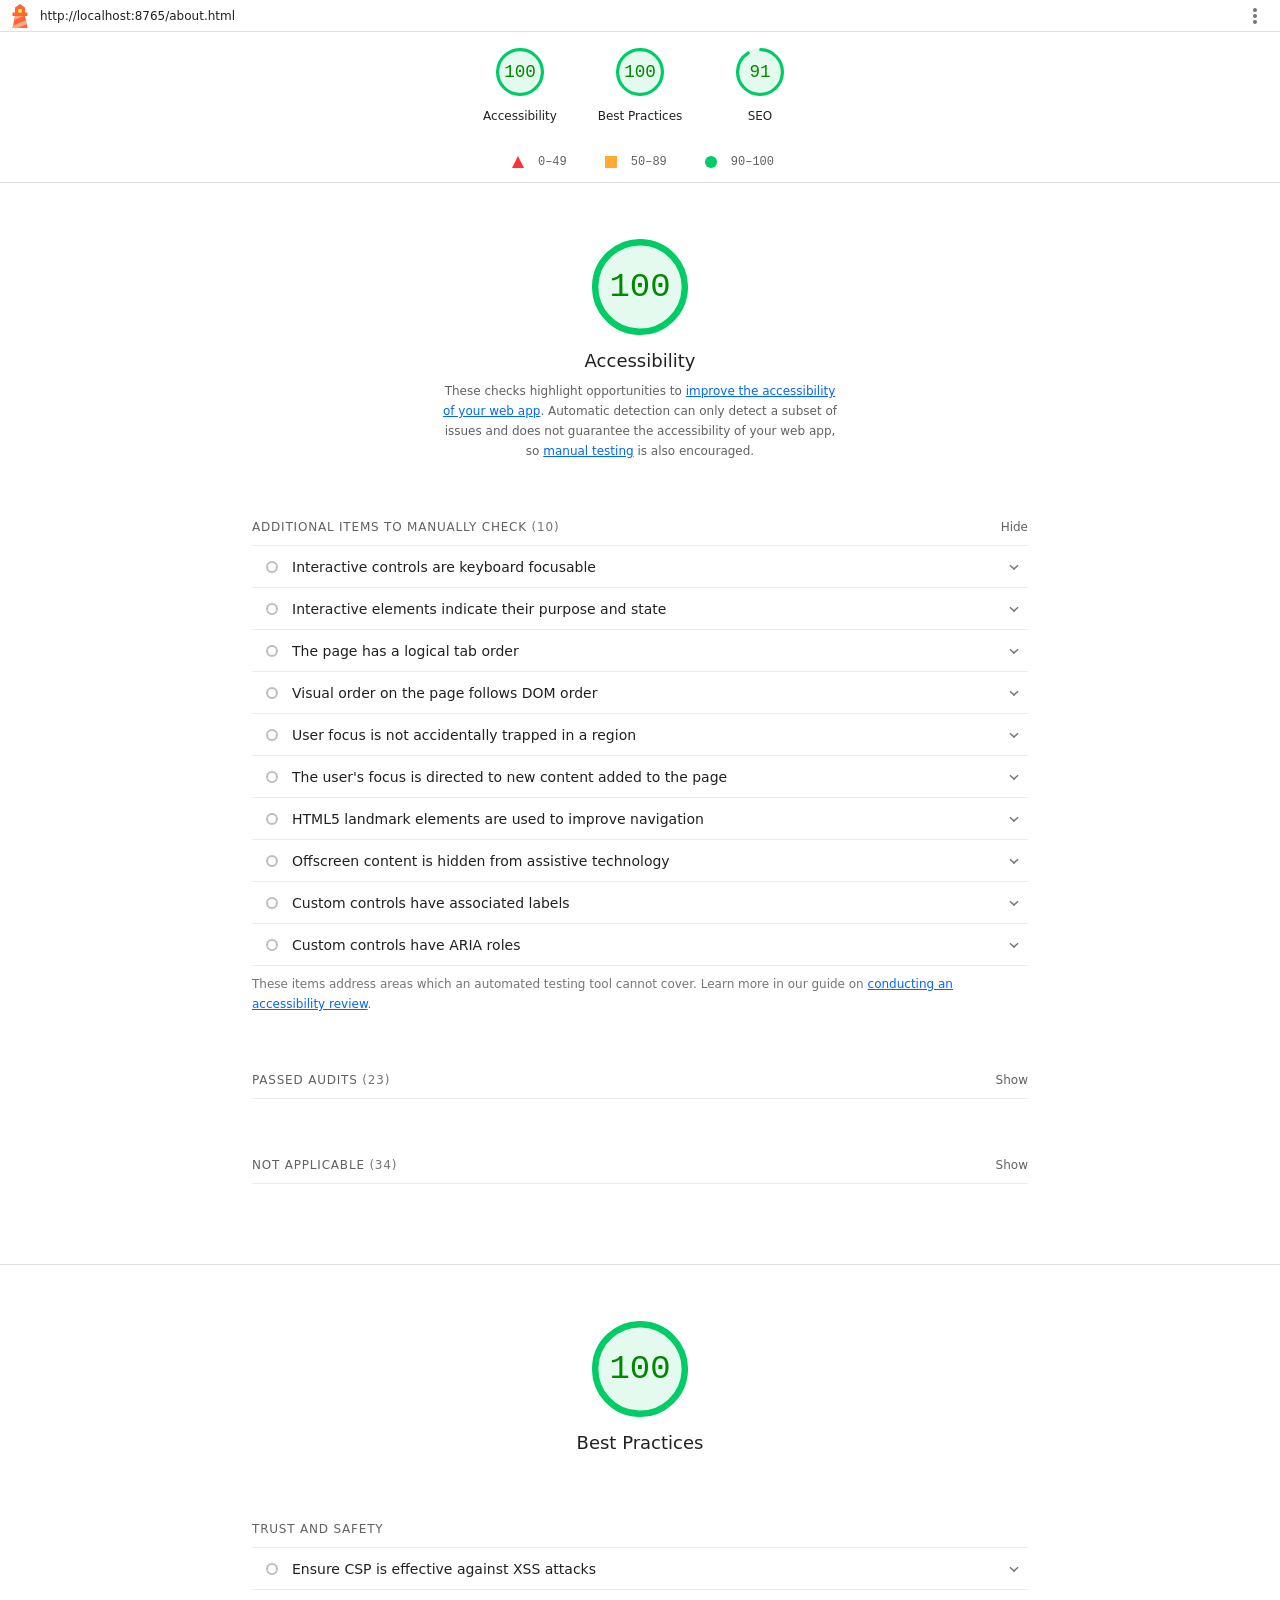
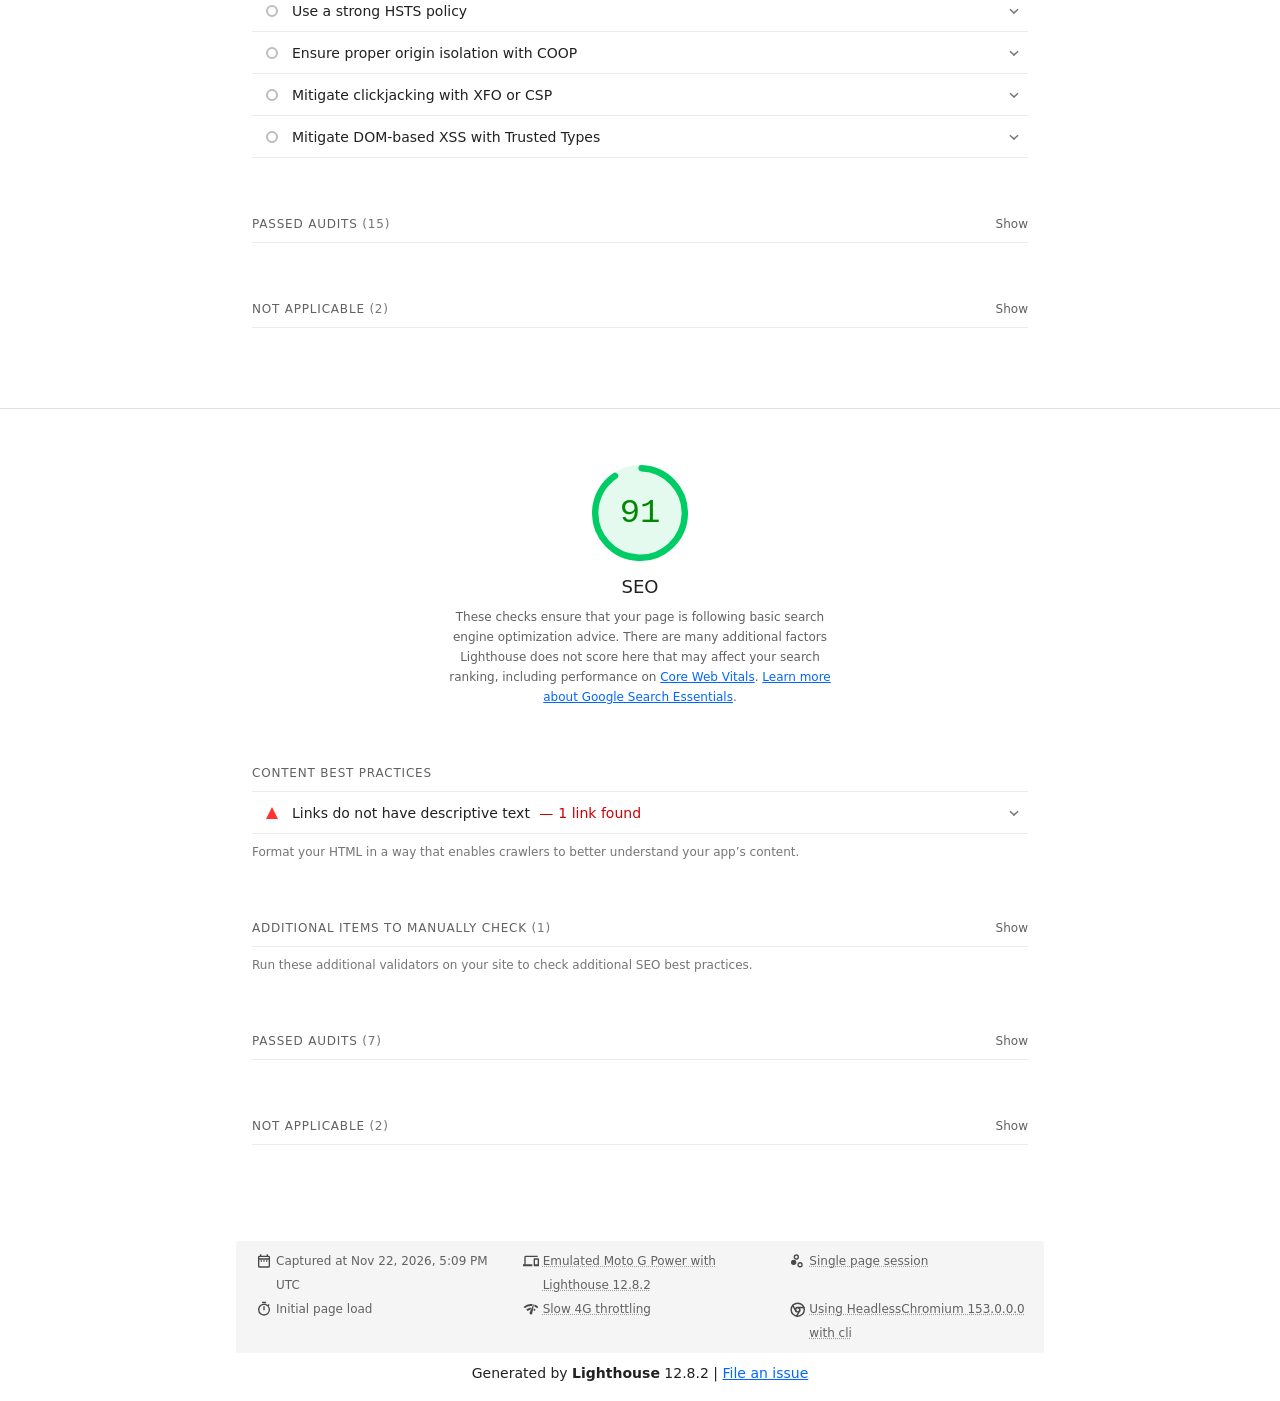
<file: docs/testing/lighthouse/lighthouse-about-mobile.html>
<!--
@license
Copyright 2018 Google LLC
SPDX-License-Identifier: Apache-2.0
-->
<!doctype html>
<html lang="en">
<head>
  <meta charset="utf-8">
  <meta name="viewport" content="width=device-width, initial-scale=1, minimum-scale=1">
  <link rel="icon" href='data:image/svg+xml;utf8,<svg fill="none" xmlns="http://www.w3.org/2000/svg" viewBox="0 0 48 48"><path d="m14 7 10-7 10 7v10h5v7h-5l5 24H9l5-24H9v-7h5V7Z" fill="%23F63"/><path d="M31.561 24H14l-1.689 8.105L31.561 24ZM18.983 48H9l1.022-4.907L35.723 32.27l1.663 7.98L18.983 48Z" fill="%23FFA385"/><path fill="%23FF3" d="M20.5 10h7v7h-7z"/></svg>'>
  <title>Lighthouse Report</title>
  <style>body {margin: 0}</style>
</head>
<body>
  <noscript>Lighthouse report requires JavaScript. Please enable.</noscript>

  <div id="lh-log"></div>

  <script>window.__LIGHTHOUSE_JSON__ = {"lighthouseVersion":"12.8.2","requestedUrl":"http://localhost:8765/about.html","mainDocumentUrl":"http://localhost:8765/about.html","finalDisplayedUrl":"http://localhost:8765/about.html","finalUrl":"http://localhost:8765/about.html","fetchTime":"2026-11-22T17:09:29.140Z","gatherMode":"navigation","runWarnings":[],"userAgent":"Mozilla/5.0 (X11; Linux x86_64) AppleWebKit/537.36 (KHTML, like Gecko) HeadlessChrome/153.0.0.0 Safari/537.36","environment":{"networkUserAgent":"Mozilla/5.0 (Linux; Android 11; moto g power (2022)) AppleWebKit/537.36 (KHTML, like Gecko) Chrome/136.0.0.0 Mobile Safari/537.36","hostUserAgent":"Mozilla/5.0 (X11; Linux x86_64) AppleWebKit/537.36 (KHTML, like Gecko) HeadlessChrome/153.0.0.0 Safari/537.36","benchmarkIndex":3132,"credits":{"axe-core":"4.14.1"}},"audits":{"is-on-https":{"id":"is-on-https","title":"Uses HTTPS","description":"All sites should be protected with HTTPS, even ones that don't handle sensitive data. This includes avoiding [mixed content](https://developers.google.com/web/fundamentals/security/prevent-mixed-content/what-is-mixed-content), where some resources are loaded over HTTP despite the initial request being served over HTTPS. HTTPS prevents intruders from tampering with or passively listening in on the communications between your app and your users, and is a prerequisite for HTTP/2 and many new web platform APIs. [Learn more about HTTPS](https://developer.chrome.com/docs/lighthouse/pwa/is-on-https/).","score":1,"scoreDisplayMode":"binary","details":{"type":"table","headings":[{"key":"url","valueType":"url","label":"Insecure URL"},{"key":"resolution","valueType":"text","label":"Request Resolution"}],"items":[]}},"redirects-http":{"id":"redirects-http","title":"Redirects HTTP traffic to HTTPS","description":"Make sure that you redirect all HTTP traffic to HTTPS in order to enable secure web features for all your users. [Learn more](https://developer.chrome.com/docs/lighthouse/pwa/redirects-http/).","score":null,"scoreDisplayMode":"notApplicable"},"viewport":{"id":"viewport","title":"Has a `\u003cmeta name=\"viewport\">` tag with `width` or `initial-scale`","description":"A `\u003cmeta name=\"viewport\">` not only optimizes your app for mobile screen sizes, but also prevents [a 300 millisecond delay to user input](https://developer.chrome.com/blog/300ms-tap-delay-gone-away/). [Learn more about using the viewport meta tag](https://developer.chrome.com/docs/lighthouse/pwa/viewport/).","score":1,"scoreDisplayMode":"metricSavings","warnings":[],"metricSavings":{"INP":0},"details":{"type":"debugdata","viewportContent":"width=device-width, initial-scale=1.0"},"guidanceLevel":3},"errors-in-console":{"id":"errors-in-console","title":"No browser errors logged to the console","description":"Errors logged to the console indicate unresolved problems. They can come from network request failures and other browser concerns. [Learn more about this errors in console diagnostic audit](https://developer.chrome.com/docs/lighthouse/best-practices/errors-in-console/)","score":1,"scoreDisplayMode":"binary","details":{"type":"table","headings":[{"key":"sourceLocation","valueType":"source-location","label":"Source"},{"key":"description","valueType":"code","label":"Description"}],"items":[]}},"image-aspect-ratio":{"id":"image-aspect-ratio","title":"Displays images with correct aspect ratio","description":"Image display dimensions should match natural aspect ratio. [Learn more about image aspect ratio](https://developer.chrome.com/docs/lighthouse/best-practices/image-aspect-ratio/).","score":1,"scoreDisplayMode":"binary","details":{"type":"table","headings":[{"key":"node","valueType":"node","label":""},{"key":"url","valueType":"url","label":"URL"},{"key":"displayedAspectRatio","valueType":"text","label":"Aspect Ratio (Displayed)"},{"key":"actualAspectRatio","valueType":"text","label":"Aspect Ratio (Actual)"}],"items":[]}},"image-size-responsive":{"id":"image-size-responsive","title":"Serves images with appropriate resolution","description":"Image natural dimensions should be proportional to the display size and the pixel ratio to maximize image clarity. [Learn how to provide responsive images](https://web.dev/articles/serve-responsive-images).","score":1,"scoreDisplayMode":"binary","details":{"type":"table","headings":[{"key":"node","valueType":"node","label":""},{"key":"url","valueType":"url","label":"URL"},{"key":"displayedSize","valueType":"text","label":"Displayed size"},{"key":"actualSize","valueType":"text","label":"Actual size"},{"key":"expectedSize","valueType":"text","label":"Expected size"}],"items":[]}},"deprecations":{"id":"deprecations","title":"Avoids deprecated APIs","description":"Deprecated APIs will eventually be removed from the browser. [Learn more about deprecated APIs](https://developer.chrome.com/docs/lighthouse/best-practices/deprecations/).","score":1,"scoreDisplayMode":"binary","details":{"type":"table","headings":[{"key":"value","valueType":"text","label":"Deprecation / Warning"},{"key":"source","valueType":"source-location","label":"Source"}],"items":[]}},"third-party-cookies":{"id":"third-party-cookies","title":"Avoids third-party cookies","description":"Third-party cookies may be blocked in some contexts. [Learn more about preparing for third-party cookie restrictions](https://privacysandbox.google.com/cookies/prepare/overview).","score":1,"scoreDisplayMode":"binary","details":{"type":"table","headings":[{"key":"name","valueType":"text","label":"Name"},{"key":"url","valueType":"url","label":"URL"}],"items":[]}},"valid-source-maps":{"id":"valid-source-maps","title":"Page has valid source maps","description":"Source maps translate minified code to the original source code. This helps developers debug in production. In addition, Lighthouse is able to provide further insights. Consider deploying source maps to take advantage of these benefits. [Learn more about source maps](https://developer.chrome.com/docs/devtools/javascript/source-maps/).","score":1,"scoreDisplayMode":"binary","details":{"type":"table","headings":[{"key":"scriptUrl","valueType":"url","subItemsHeading":{"key":"error"},"label":"URL"},{"key":"sourceMapUrl","valueType":"url","label":"Map URL"}],"items":[{"scriptUrl":"http://localhost:8765/vendor/bootstrap.bundle.min.js","sourceMapUrl":"http://localhost:8765/vendor/bootstrap.bundle.min.js.map","subItems":{"type":"subitems","items":[{"error":"Error: Failed fetching source map (404)"}]}}]}},"csp-xss":{"id":"csp-xss","title":"Ensure CSP is effective against XSS attacks","description":"A strong Content Security Policy (CSP) significantly reduces the risk of cross-site scripting (XSS) attacks. [Learn how to use a CSP to prevent XSS](https://developer.chrome.com/docs/lighthouse/best-practices/csp-xss/)","score":1,"scoreDisplayMode":"informative","details":{"type":"table","headings":[{"key":"description","valueType":"text","subItemsHeading":{"key":"description"},"label":"Description"},{"key":"directive","valueType":"code","subItemsHeading":{"key":"directive"},"label":"Directive"},{"key":"severity","valueType":"text","subItemsHeading":{"key":"severity"},"label":"Severity"}],"items":[{"severity":"High","description":"No CSP found in enforcement mode"}]}},"has-hsts":{"id":"has-hsts","title":"Use a strong HSTS policy","description":"Deployment of the HSTS header significantly reduces the risk of downgrading HTTP connections and eavesdropping attacks. A rollout in stages, starting with a low max-age is recommended. [Learn more about using a strong HSTS policy.](https://developer.chrome.com/docs/lighthouse/best-practices/has-hsts)","score":1,"scoreDisplayMode":"informative","details":{"type":"table","headings":[{"key":"description","valueType":"text","subItemsHeading":{"key":"description"},"label":"Description"},{"key":"directive","valueType":"code","subItemsHeading":{"key":"directive"},"label":"Directive"},{"key":"severity","valueType":"text","subItemsHeading":{"key":"severity"},"label":"Severity"}],"items":[{"severity":"High","description":"No HSTS header found"}]}},"origin-isolation":{"id":"origin-isolation","title":"Ensure proper origin isolation with COOP","description":"The Cross-Origin-Opener-Policy (COOP) can be used to isolate the top-level window from other documents such as pop-ups. [Learn more about deploying the COOP header.](https://web.dev/articles/why-coop-coep#coop)","score":1,"scoreDisplayMode":"informative","details":{"type":"table","headings":[{"key":"description","valueType":"text","subItemsHeading":{"key":"description"},"label":"Description"},{"key":"directive","valueType":"code","subItemsHeading":{"key":"directive"},"label":"Directive"},{"key":"severity","valueType":"text","subItemsHeading":{"key":"severity"},"label":"Severity"}],"items":[{"description":"No COOP header found","severity":"High"}]}},"clickjacking-mitigation":{"id":"clickjacking-mitigation","title":"Mitigate clickjacking with XFO or CSP","description":"The `X-Frame-Options` (XFO) header or the `frame-ancestors` directive in the `Content-Security-Policy` (CSP) header control where a page can be embedded. These can mitigate clickjacking attacks by blocking some or all sites from embedding the page. [Learn more about mitigating clickjacking](https://developer.chrome.com/docs/lighthouse/best-practices/clickjacking-mitigation).","score":1,"scoreDisplayMode":"informative","details":{"type":"table","headings":[{"key":"description","valueType":"text","subItemsHeading":{"key":"description"},"label":"Description"},{"key":"severity","valueType":"text","subItemsHeading":{"key":"severity"},"label":"Severity"}],"items":[{"severity":"High","description":"No frame control policy found"}]}},"trusted-types-xss":{"id":"trusted-types-xss","title":"Mitigate DOM-based XSS with Trusted Types","description":"The `require-trusted-types-for` directive in the `Content-Security-Policy` (CSP) header instructs user agents to control the data passed to DOM XSS sink functions. [Learn more about mitigating DOM-based XSS with Trusted Types](https://developer.chrome.com/docs/lighthouse/best-practices/trusted-types-xss).","score":1,"scoreDisplayMode":"informative","details":{"type":"table","headings":[{"key":"description","valueType":"text","subItemsHeading":{"key":"description"},"label":"Description"},{"key":"severity","valueType":"text","subItemsHeading":{"key":"severity"},"label":"Severity"}],"items":[{"severity":"High","description":"No `Content-Security-Policy` header with Trusted Types directive found"}]}},"accesskeys":{"id":"accesskeys","title":"`[accesskey]` values are unique","description":"Access keys let users quickly focus a part of the page. For proper navigation, each access key must be unique. [Learn more about access keys](https://dequeuniversity.com/rules/axe/4.10/accesskeys).","score":null,"scoreDisplayMode":"notApplicable"},"aria-allowed-attr":{"id":"aria-allowed-attr","title":"`[aria-*]` attributes match their roles","description":"Each ARIA `role` supports a specific subset of `aria-*` attributes. Mismatching these invalidates the `aria-*` attributes. [Learn how to match ARIA attributes to their roles](https://dequeuniversity.com/rules/axe/4.10/aria-allowed-attr).","score":1,"scoreDisplayMode":"binary","details":{"type":"table","headings":[{"key":"node","valueType":"node","subItemsHeading":{"key":"relatedNode","valueType":"node"},"label":"Failing Elements"}],"items":[]}},"aria-allowed-role":{"id":"aria-allowed-role","title":"Uses ARIA roles only on compatible elements","description":"Many HTML elements can only be assigned certain ARIA roles. Using ARIA roles where they are not allowed can interfere with the accessibility of the web page. [Learn more about ARIA roles](https://dequeuniversity.com/rules/axe/4.10/aria-allowed-role).","score":null,"scoreDisplayMode":"notApplicable"},"aria-command-name":{"id":"aria-command-name","title":"`button`, `link`, and `menuitem` elements have accessible names","description":"When an element doesn't have an accessible name, screen readers announce it with a generic name, making it unusable for users who rely on screen readers. [Learn how to make command elements more accessible](https://dequeuniversity.com/rules/axe/4.10/aria-command-name).","score":null,"scoreDisplayMode":"notApplicable"},"aria-conditional-attr":{"id":"aria-conditional-attr","title":"ARIA attributes are used as specified for the element's role","description":"Some ARIA attributes are only allowed on an element under certain conditions. [Learn more about conditional ARIA attributes](https://dequeuniversity.com/rules/axe/4.10/aria-conditional-attr).","score":1,"scoreDisplayMode":"binary","details":{"type":"table","headings":[{"key":"node","valueType":"node","subItemsHeading":{"key":"relatedNode","valueType":"node"},"label":"Failing Elements"}],"items":[]}},"aria-deprecated-role":{"id":"aria-deprecated-role","title":"Deprecated ARIA roles were not used","description":"Deprecated ARIA roles may not be processed correctly by assistive technology. [Learn more about deprecated ARIA roles](https://dequeuniversity.com/rules/axe/4.10/aria-deprecated-role).","score":null,"scoreDisplayMode":"notApplicable"},"aria-dialog-name":{"id":"aria-dialog-name","title":"Elements with `role=\"dialog\"` or `role=\"alertdialog\"` have accessible names.","description":"ARIA dialog elements without accessible names may prevent screen readers users from discerning the purpose of these elements. [Learn how to make ARIA dialog elements more accessible](https://dequeuniversity.com/rules/axe/4.10/aria-dialog-name).","score":null,"scoreDisplayMode":"notApplicable"},"aria-hidden-body":{"id":"aria-hidden-body","title":"`[aria-hidden=\"true\"]` is not present on the document `\u003cbody>`","description":"Assistive technologies, like screen readers, work inconsistently when `aria-hidden=\"true\"` is set on the document `\u003cbody>`. [Learn how `aria-hidden` affects the document body](https://dequeuniversity.com/rules/axe/4.10/aria-hidden-body).","score":1,"scoreDisplayMode":"binary","details":{"type":"table","headings":[{"key":"node","valueType":"node","subItemsHeading":{"key":"relatedNode","valueType":"node"},"label":"Failing Elements"}],"items":[]}},"aria-hidden-focus":{"id":"aria-hidden-focus","title":"`[aria-hidden=\"true\"]` elements do not contain focusable descendents","description":"Focusable descendents within an `[aria-hidden=\"true\"]` element prevent those interactive elements from being available to users of assistive technologies like screen readers. [Learn how `aria-hidden` affects focusable elements](https://dequeuniversity.com/rules/axe/4.10/aria-hidden-focus).","score":1,"scoreDisplayMode":"binary","details":{"type":"table","headings":[{"key":"node","valueType":"node","subItemsHeading":{"key":"relatedNode","valueType":"node"},"label":"Failing Elements"}],"items":[]}},"aria-input-field-name":{"id":"aria-input-field-name","title":"ARIA input fields have accessible names","description":"When an input field doesn't have an accessible name, screen readers announce it with a generic name, making it unusable for users who rely on screen readers. [Learn more about input field labels](https://dequeuniversity.com/rules/axe/4.10/aria-input-field-name).","score":null,"scoreDisplayMode":"notApplicable"},"aria-meter-name":{"id":"aria-meter-name","title":"ARIA `meter` elements have accessible names","description":"When a meter element doesn't have an accessible name, screen readers announce it with a generic name, making it unusable for users who rely on screen readers. [Learn how to name `meter` elements](https://dequeuniversity.com/rules/axe/4.10/aria-meter-name).","score":null,"scoreDisplayMode":"notApplicable"},"aria-progressbar-name":{"id":"aria-progressbar-name","title":"ARIA `progressbar` elements have accessible names","description":"When a `progressbar` element doesn't have an accessible name, screen readers announce it with a generic name, making it unusable for users who rely on screen readers. [Learn how to label `progressbar` elements](https://dequeuniversity.com/rules/axe/4.10/aria-progressbar-name).","score":null,"scoreDisplayMode":"notApplicable"},"aria-prohibited-attr":{"id":"aria-prohibited-attr","title":"Elements use only permitted ARIA attributes","description":"Using ARIA attributes in roles where they are prohibited can mean that important information is not communicated to users of assistive technologies. [Learn more about prohibited ARIA roles](https://dequeuniversity.com/rules/axe/4.10/aria-prohibited-attr).","score":1,"scoreDisplayMode":"binary","details":{"type":"table","headings":[{"key":"node","valueType":"node","subItemsHeading":{"key":"relatedNode","valueType":"node"},"label":"Failing Elements"}],"items":[]}},"aria-required-attr":{"id":"aria-required-attr","title":"`[role]`s have all required `[aria-*]` attributes","description":"Some ARIA roles have required attributes that describe the state of the element to screen readers. [Learn more about roles and required attributes](https://dequeuniversity.com/rules/axe/4.10/aria-required-attr).","score":null,"scoreDisplayMode":"notApplicable"},"aria-required-children":{"id":"aria-required-children","title":"Elements with an ARIA `[role]` that require children to contain a specific `[role]` have all required children.","description":"Some ARIA parent roles must contain specific child roles to perform their intended accessibility functions. [Learn more about roles and required children elements](https://dequeuniversity.com/rules/axe/4.10/aria-required-children).","score":null,"scoreDisplayMode":"notApplicable"},"aria-required-parent":{"id":"aria-required-parent","title":"`[role]`s are contained by their required parent element","description":"Some ARIA child roles must be contained by specific parent roles to properly perform their intended accessibility functions. [Learn more about ARIA roles and required parent element](https://dequeuniversity.com/rules/axe/4.10/aria-required-parent).","score":null,"scoreDisplayMode":"notApplicable"},"aria-roles":{"id":"aria-roles","title":"`[role]` values are valid","description":"ARIA roles must have valid values in order to perform their intended accessibility functions. [Learn more about valid ARIA roles](https://dequeuniversity.com/rules/axe/4.10/aria-roles).","score":null,"scoreDisplayMode":"notApplicable"},"aria-text":{"id":"aria-text","title":"Elements with the `role=text` attribute do not have focusable descendents.","description":"Adding `role=text` around a text node split by markup enables VoiceOver to treat it as one phrase, but the element's focusable descendents will not be announced. [Learn more about the `role=text` attribute](https://dequeuniversity.com/rules/axe/4.10/aria-text).","score":null,"scoreDisplayMode":"notApplicable"},"aria-toggle-field-name":{"id":"aria-toggle-field-name","title":"ARIA toggle fields have accessible names","description":"When a toggle field doesn't have an accessible name, screen readers announce it with a generic name, making it unusable for users who rely on screen readers. [Learn more about toggle fields](https://dequeuniversity.com/rules/axe/4.10/aria-toggle-field-name).","score":null,"scoreDisplayMode":"notApplicable"},"aria-tooltip-name":{"id":"aria-tooltip-name","title":"ARIA `tooltip` elements have accessible names","description":"When a tooltip element doesn't have an accessible name, screen readers announce it with a generic name, making it unusable for users who rely on screen readers. [Learn how to name `tooltip` elements](https://dequeuniversity.com/rules/axe/4.10/aria-tooltip-name).","score":null,"scoreDisplayMode":"notApplicable"},"aria-treeitem-name":{"id":"aria-treeitem-name","title":"ARIA `treeitem` elements have accessible names","description":"When a `treeitem` element doesn't have an accessible name, screen readers announce it with a generic name, making it unusable for users who rely on screen readers. [Learn more about labeling `treeitem` elements](https://dequeuniversity.com/rules/axe/4.10/aria-treeitem-name).","score":null,"scoreDisplayMode":"notApplicable"},"aria-valid-attr-value":{"id":"aria-valid-attr-value","title":"`[aria-*]` attributes have valid values","description":"Assistive technologies, like screen readers, can't interpret ARIA attributes with invalid values. [Learn more about valid values for ARIA attributes](https://dequeuniversity.com/rules/axe/4.10/aria-valid-attr-value).","score":1,"scoreDisplayMode":"binary","details":{"type":"table","headings":[{"key":"node","valueType":"node","subItemsHeading":{"key":"relatedNode","valueType":"node"},"label":"Failing Elements"}],"items":[]}},"aria-valid-attr":{"id":"aria-valid-attr","title":"`[aria-*]` attributes are valid and not misspelled","description":"Assistive technologies, like screen readers, can't interpret ARIA attributes with invalid names. [Learn more about valid ARIA attributes](https://dequeuniversity.com/rules/axe/4.10/aria-valid-attr).","score":1,"scoreDisplayMode":"binary","details":{"type":"table","headings":[{"key":"node","valueType":"node","subItemsHeading":{"key":"relatedNode","valueType":"node"},"label":"Failing Elements"}],"items":[]}},"button-name":{"id":"button-name","title":"Buttons have an accessible name","description":"When a button doesn't have an accessible name, screen readers announce it as \"button\", making it unusable for users who rely on screen readers. [Learn how to make buttons more accessible](https://dequeuniversity.com/rules/axe/4.10/button-name).","score":1,"scoreDisplayMode":"binary","details":{"type":"table","headings":[{"key":"node","valueType":"node","subItemsHeading":{"key":"relatedNode","valueType":"node"},"label":"Failing Elements"}],"items":[]}},"bypass":{"id":"bypass","title":"The page contains a heading, skip link, or landmark region","description":"Adding ways to bypass repetitive content lets keyboard users navigate the page more efficiently. [Learn more about bypass blocks](https://dequeuniversity.com/rules/axe/4.10/bypass).","score":null,"scoreDisplayMode":"notApplicable"},"color-contrast":{"id":"color-contrast","title":"Background and foreground colors have a sufficient contrast ratio","description":"Low-contrast text is difficult or impossible for many users to read. [Learn how to provide sufficient color contrast](https://dequeuniversity.com/rules/axe/4.10/color-contrast).","score":1,"scoreDisplayMode":"binary","details":{"type":"table","headings":[{"key":"node","valueType":"node","subItemsHeading":{"key":"relatedNode","valueType":"node"},"label":"Failing Elements"}],"items":[]}},"definition-list":{"id":"definition-list","title":"`\u003cdl>`'s contain only properly-ordered `\u003cdt>` and `\u003cdd>` groups, `\u003cscript>`, `\u003ctemplate>` or `\u003cdiv>` elements.","description":"When definition lists are not properly marked up, screen readers may produce confusing or inaccurate output. [Learn how to structure definition lists correctly](https://dequeuniversity.com/rules/axe/4.10/definition-list).","score":null,"scoreDisplayMode":"notApplicable"},"dlitem":{"id":"dlitem","title":"Definition list items are wrapped in `\u003cdl>` elements","description":"Definition list items (`\u003cdt>` and `\u003cdd>`) must be wrapped in a parent `\u003cdl>` element to ensure that screen readers can properly announce them. [Learn how to structure definition lists correctly](https://dequeuniversity.com/rules/axe/4.10/dlitem).","score":null,"scoreDisplayMode":"notApplicable"},"document-title":{"id":"document-title","title":"Document has a `\u003ctitle>` element","description":"The title gives screen reader users an overview of the page, and search engine users rely on it heavily to determine if a page is relevant to their search. [Learn more about document titles](https://dequeuniversity.com/rules/axe/4.10/document-title).","score":1,"scoreDisplayMode":"binary","details":{"type":"table","headings":[{"key":"node","valueType":"node","subItemsHeading":{"key":"relatedNode","valueType":"node"},"label":"Failing Elements"}],"items":[]}},"duplicate-id-aria":{"id":"duplicate-id-aria","title":"ARIA IDs are unique","description":"The value of an ARIA ID must be unique to prevent other instances from being overlooked by assistive technologies. [Learn how to fix duplicate ARIA IDs](https://dequeuniversity.com/rules/axe/4.10/duplicate-id-aria).","score":null,"scoreDisplayMode":"notApplicable"},"empty-heading":{"id":"empty-heading","title":"All heading elements contain content.","description":"A heading with no content or inaccessible text prevent screen reader users from accessing information on the page's structure. [Learn more about headings](https://dequeuniversity.com/rules/axe/4.10/empty-heading).","score":null,"scoreDisplayMode":"notApplicable"},"form-field-multiple-labels":{"id":"form-field-multiple-labels","title":"No form fields have multiple labels","description":"Form fields with multiple labels can be confusingly announced by assistive technologies like screen readers which use either the first, the last, or all of the labels. [Learn how to use form labels](https://dequeuniversity.com/rules/axe/4.10/form-field-multiple-labels).","score":null,"scoreDisplayMode":"notApplicable"},"frame-title":{"id":"frame-title","title":"`\u003cframe>` or `\u003ciframe>` elements have a title","description":"Screen reader users rely on frame titles to describe the contents of frames. [Learn more about frame titles](https://dequeuniversity.com/rules/axe/4.10/frame-title).","score":null,"scoreDisplayMode":"notApplicable"},"heading-order":{"id":"heading-order","title":"Heading elements appear in a sequentially-descending order","description":"Properly ordered headings that do not skip levels convey the semantic structure of the page, making it easier to navigate and understand when using assistive technologies. [Learn more about heading order](https://dequeuniversity.com/rules/axe/4.10/heading-order).","score":1,"scoreDisplayMode":"binary","details":{"type":"table","headings":[{"key":"node","valueType":"node","subItemsHeading":{"key":"relatedNode","valueType":"node"},"label":"Failing Elements"}],"items":[]}},"html-has-lang":{"id":"html-has-lang","title":"`\u003chtml>` element has a `[lang]` attribute","description":"If a page doesn't specify a `lang` attribute, a screen reader assumes that the page is in the default language that the user chose when setting up the screen reader. If the page isn't actually in the default language, then the screen reader might not announce the page's text correctly. [Learn more about the `lang` attribute](https://dequeuniversity.com/rules/axe/4.10/html-has-lang).","score":1,"scoreDisplayMode":"binary","details":{"type":"table","headings":[{"key":"node","valueType":"node","subItemsHeading":{"key":"relatedNode","valueType":"node"},"label":"Failing Elements"}],"items":[]}},"html-lang-valid":{"id":"html-lang-valid","title":"`\u003chtml>` element has a valid value for its `[lang]` attribute","description":"Specifying a valid [BCP 47 language](https://www.w3.org/International/questions/qa-choosing-language-tags#question) helps screen readers announce text properly. [Learn how to use the `lang` attribute](https://dequeuniversity.com/rules/axe/4.10/html-lang-valid).","score":1,"scoreDisplayMode":"binary","details":{"type":"table","headings":[{"key":"node","valueType":"node","subItemsHeading":{"key":"relatedNode","valueType":"node"},"label":"Failing Elements"}],"items":[]}},"html-xml-lang-mismatch":{"id":"html-xml-lang-mismatch","title":"`\u003chtml>` element has an `[xml:lang]` attribute with the same base language as the `[lang]` attribute.","description":"If the webpage does not specify a consistent language, then the screen reader might not announce the page's text correctly. [Learn more about the `lang` attribute](https://dequeuniversity.com/rules/axe/4.10/html-xml-lang-mismatch).","score":null,"scoreDisplayMode":"notApplicable"},"identical-links-same-purpose":{"id":"identical-links-same-purpose","title":"Identical links have the same purpose.","description":"Links with the same destination should have the same description, to help users understand the link's purpose and decide whether to follow it. [Learn more about identical links](https://dequeuniversity.com/rules/axe/4.10/identical-links-same-purpose).","score":null,"scoreDisplayMode":"notApplicable"},"image-alt":{"id":"image-alt","title":"Image elements have `[alt]` attributes","description":"Informative elements should aim for short, descriptive alternate text. Decorative elements can be ignored with an empty alt attribute. [Learn more about the `alt` attribute](https://dequeuniversity.com/rules/axe/4.10/image-alt).","score":1,"scoreDisplayMode":"binary","details":{"type":"table","headings":[{"key":"node","valueType":"node","subItemsHeading":{"key":"relatedNode","valueType":"node"},"label":"Failing Elements"}],"items":[]}},"image-redundant-alt":{"id":"image-redundant-alt","title":"Image elements do not have `[alt]` attributes that are redundant text.","description":"Informative elements should aim for short, descriptive alternative text. Alternative text that is exactly the same as the text adjacent to the link or image is potentially confusing for screen reader users, because the text will be read twice. [Learn more about the `alt` attribute](https://dequeuniversity.com/rules/axe/4.10/image-redundant-alt).","score":1,"scoreDisplayMode":"binary","details":{"type":"table","headings":[{"key":"node","valueType":"node","subItemsHeading":{"key":"relatedNode","valueType":"node"},"label":"Failing Elements"}],"items":[]}},"input-button-name":{"id":"input-button-name","title":"Input buttons have discernible text.","description":"Adding discernable and accessible text to input buttons may help screen reader users understand the purpose of the input button. [Learn more about input buttons](https://dequeuniversity.com/rules/axe/4.10/input-button-name).","score":null,"scoreDisplayMode":"notApplicable"},"input-image-alt":{"id":"input-image-alt","title":"`\u003cinput type=\"image\">` elements have `[alt]` text","description":"When an image is being used as an `\u003cinput>` button, providing alternative text can help screen reader users understand the purpose of the button. [Learn about input image alt text](https://dequeuniversity.com/rules/axe/4.10/input-image-alt).","score":null,"scoreDisplayMode":"notApplicable"},"label-content-name-mismatch":{"id":"label-content-name-mismatch","title":"Elements with visible text labels have matching accessible names.","description":"Visible text labels that do not match the accessible name can result in a confusing experience for screen reader users. [Learn more about accessible names](https://dequeuniversity.com/rules/axe/4.10/label-content-name-mismatch).","score":1,"scoreDisplayMode":"binary","details":{"type":"table","headings":[{"key":"node","valueType":"node","subItemsHeading":{"key":"relatedNode","valueType":"node"},"label":"Failing Elements"}],"items":[]}},"label":{"id":"label","title":"Form elements have associated labels","description":"Labels ensure that form controls are announced properly by assistive technologies, like screen readers. [Learn more about form element labels](https://dequeuniversity.com/rules/axe/4.10/label).","score":1,"scoreDisplayMode":"binary","details":{"type":"table","headings":[{"key":"node","valueType":"node","subItemsHeading":{"key":"relatedNode","valueType":"node"},"label":"Failing Elements"}],"items":[]}},"landmark-one-main":{"id":"landmark-one-main","title":"Document has a main landmark.","description":"One main landmark helps screen reader users navigate a web page. [Learn more about landmarks](https://dequeuniversity.com/rules/axe/4.10/landmark-one-main).","score":null,"scoreDisplayMode":"notApplicable"},"link-name":{"id":"link-name","title":"Links have a discernible name","description":"Link text (and alternate text for images, when used as links) that is discernible, unique, and focusable improves the navigation experience for screen reader users. [Learn how to make links accessible](https://dequeuniversity.com/rules/axe/4.10/link-name).","score":1,"scoreDisplayMode":"binary","details":{"type":"table","headings":[{"key":"node","valueType":"node","subItemsHeading":{"key":"relatedNode","valueType":"node"},"label":"Failing Elements"}],"items":[]}},"link-in-text-block":{"id":"link-in-text-block","title":"Links are distinguishable without relying on color.","description":"Low-contrast text is difficult or impossible for many users to read. Link text that is discernible improves the experience for users with low vision. [Learn how to make links distinguishable](https://dequeuniversity.com/rules/axe/4.10/link-in-text-block).","score":1,"scoreDisplayMode":"binary","details":{"type":"table","headings":[{"key":"node","valueType":"node","subItemsHeading":{"key":"relatedNode","valueType":"node"},"label":"Failing Elements"}],"items":[]}},"list":{"id":"list","title":"Lists contain only `\u003cli>` elements and script supporting elements (`\u003cscript>` and `\u003ctemplate>`).","description":"Screen readers have a specific way of announcing lists. Ensuring proper list structure aids screen reader output. [Learn more about proper list structure](https://dequeuniversity.com/rules/axe/4.10/list).","score":1,"scoreDisplayMode":"binary","details":{"type":"table","headings":[{"key":"node","valueType":"node","subItemsHeading":{"key":"relatedNode","valueType":"node"},"label":"Failing Elements"}],"items":[]}},"listitem":{"id":"listitem","title":"List items (`\u003cli>`) are contained within `\u003cul>`, `\u003col>` or `\u003cmenu>` parent elements","description":"Screen readers require list items (`\u003cli>`) to be contained within a parent `\u003cul>`, `\u003col>` or `\u003cmenu>` to be announced properly. [Learn more about proper list structure](https://dequeuniversity.com/rules/axe/4.10/listitem).","score":1,"scoreDisplayMode":"binary","details":{"type":"table","headings":[{"key":"node","valueType":"node","subItemsHeading":{"key":"relatedNode","valueType":"node"},"label":"Failing Elements"}],"items":[]}},"meta-refresh":{"id":"meta-refresh","title":"The document does not use `\u003cmeta http-equiv=\"refresh\">`","description":"Users do not expect a page to refresh automatically, and doing so will move focus back to the top of the page. This may create a frustrating or confusing experience. [Learn more about the refresh meta tag](https://dequeuniversity.com/rules/axe/4.10/meta-refresh).","score":null,"scoreDisplayMode":"notApplicable"},"meta-viewport":{"id":"meta-viewport","title":"`[user-scalable=\"no\"]` is not used in the `\u003cmeta name=\"viewport\">` element and the `[maximum-scale]` attribute is not less than 5.","description":"Disabling zooming is problematic for users with low vision who rely on screen magnification to properly see the contents of a web page. [Learn more about the viewport meta tag](https://dequeuniversity.com/rules/axe/4.10/meta-viewport).","score":1,"scoreDisplayMode":"binary","details":{"type":"table","headings":[{"key":"node","valueType":"node","subItemsHeading":{"key":"relatedNode","valueType":"node"},"label":"Failing Elements"}],"items":[]}},"object-alt":{"id":"object-alt","title":"`\u003cobject>` elements have alternate text","description":"Screen readers cannot translate non-text content. Adding alternate text to `\u003cobject>` elements helps screen readers convey meaning to users. [Learn more about alt text for `object` elements](https://dequeuniversity.com/rules/axe/4.10/object-alt).","score":null,"scoreDisplayMode":"notApplicable"},"select-name":{"id":"select-name","title":"Select elements have associated label elements.","description":"Form elements without effective labels can create frustrating experiences for screen reader users. [Learn more about the `select` element](https://dequeuniversity.com/rules/axe/4.10/select-name).","score":null,"scoreDisplayMode":"notApplicable"},"skip-link":{"id":"skip-link","title":"Skip links are focusable.","description":"Including a skip link can help users skip to the main content to save time. [Learn more about skip links](https://dequeuniversity.com/rules/axe/4.10/skip-link).","score":1,"scoreDisplayMode":"binary","details":{"type":"table","headings":[{"key":"node","valueType":"node","subItemsHeading":{"key":"relatedNode","valueType":"node"},"label":"Failing Elements"}],"items":[]}},"tabindex":{"id":"tabindex","title":"No element has a `[tabindex]` value greater than 0","description":"A value greater than 0 implies an explicit navigation ordering. Although technically valid, this often creates frustrating experiences for users who rely on assistive technologies. [Learn more about the `tabindex` attribute](https://dequeuniversity.com/rules/axe/4.10/tabindex).","score":null,"scoreDisplayMode":"notApplicable"},"table-duplicate-name":{"id":"table-duplicate-name","title":"Tables have different content in the summary attribute and `\u003ccaption>`.","description":"The summary attribute should describe the table structure, while `\u003ccaption>` should have the onscreen title. Accurate table mark-up helps users of screen readers. [Learn more about summary and caption](https://dequeuniversity.com/rules/axe/4.10/table-duplicate-name).","score":null,"scoreDisplayMode":"notApplicable"},"table-fake-caption":{"id":"table-fake-caption","title":"Tables use `\u003ccaption>` instead of cells with the `[colspan]` attribute to indicate a caption.","description":"Screen readers have features to make navigating tables easier. Ensuring that tables use the actual caption element instead of cells with the `[colspan]` attribute may improve the experience for screen reader users. [Learn more about captions](https://dequeuniversity.com/rules/axe/4.10/table-fake-caption).","score":null,"scoreDisplayMode":"notApplicable"},"target-size":{"id":"target-size","title":"Touch targets have sufficient size and spacing.","description":"Touch targets with sufficient size and spacing help users who may have difficulty targeting small controls to activate the targets. [Learn more about touch targets](https://dequeuniversity.com/rules/axe/4.10/target-size).","score":1,"scoreDisplayMode":"binary","details":{"type":"table","headings":[{"key":"node","valueType":"node","subItemsHeading":{"key":"relatedNode","valueType":"node"},"label":"Failing Elements"}],"items":[]}},"td-has-header":{"id":"td-has-header","title":"`\u003ctd>` elements in a large `\u003ctable>` have one or more table headers.","description":"Screen readers have features to make navigating tables easier. Ensuring that `\u003ctd>` elements in a large table (3 or more cells in width and height) have an associated table header may improve the experience for screen reader users. [Learn more about table headers](https://dequeuniversity.com/rules/axe/4.10/td-has-header).","score":null,"scoreDisplayMode":"notApplicable"},"td-headers-attr":{"id":"td-headers-attr","title":"Cells in a `\u003ctable>` element that use the `[headers]` attribute refer to table cells within the same table.","description":"Screen readers have features to make navigating tables easier. Ensuring `\u003ctd>` cells using the `[headers]` attribute only refer to other cells in the same table may improve the experience for screen reader users. [Learn more about the `headers` attribute](https://dequeuniversity.com/rules/axe/4.10/td-headers-attr).","score":null,"scoreDisplayMode":"notApplicable"},"th-has-data-cells":{"id":"th-has-data-cells","title":"`\u003cth>` elements and elements with `[role=\"columnheader\"/\"rowheader\"]` have data cells they describe.","description":"Screen readers have features to make navigating tables easier. Ensuring table headers always refer to some set of cells may improve the experience for screen reader users. [Learn more about table headers](https://dequeuniversity.com/rules/axe/4.10/th-has-data-cells).","score":null,"scoreDisplayMode":"notApplicable"},"valid-lang":{"id":"valid-lang","title":"`[lang]` attributes have a valid value","description":"Specifying a valid [BCP 47 language](https://www.w3.org/International/questions/qa-choosing-language-tags#question) on elements helps ensure that text is pronounced correctly by a screen reader. [Learn how to use the `lang` attribute](https://dequeuniversity.com/rules/axe/4.10/valid-lang).","score":null,"scoreDisplayMode":"notApplicable"},"video-caption":{"id":"video-caption","title":"`\u003cvideo>` elements contain a `\u003ctrack>` element with `[kind=\"captions\"]`","description":"When a video provides a caption it is easier for deaf and hearing impaired users to access its information. [Learn more about video captions](https://dequeuniversity.com/rules/axe/4.10/video-caption).","score":null,"scoreDisplayMode":"notApplicable"},"custom-controls-labels":{"id":"custom-controls-labels","title":"Custom controls have associated labels","description":"Custom interactive controls have associated labels, provided by aria-label or aria-labelledby. [Learn more about custom controls and labels](https://developer.chrome.com/docs/lighthouse/accessibility/custom-controls-labels/).","score":null,"scoreDisplayMode":"manual"},"custom-controls-roles":{"id":"custom-controls-roles","title":"Custom controls have ARIA roles","description":"Custom interactive controls have appropriate ARIA roles. [Learn how to add roles to custom controls](https://developer.chrome.com/docs/lighthouse/accessibility/custom-control-roles/).","score":null,"scoreDisplayMode":"manual"},"focus-traps":{"id":"focus-traps","title":"User focus is not accidentally trapped in a region","description":"A user can tab into and out of any control or region without accidentally trapping their focus. [Learn how to avoid focus traps](https://developer.chrome.com/docs/lighthouse/accessibility/focus-traps/).","score":null,"scoreDisplayMode":"manual"},"focusable-controls":{"id":"focusable-controls","title":"Interactive controls are keyboard focusable","description":"Custom interactive controls are keyboard focusable and display a focus indicator. [Learn how to make custom controls focusable](https://developer.chrome.com/docs/lighthouse/accessibility/focusable-controls/).","score":null,"scoreDisplayMode":"manual"},"interactive-element-affordance":{"id":"interactive-element-affordance","title":"Interactive elements indicate their purpose and state","description":"Interactive elements, such as links and buttons, should indicate their state and be distinguishable from non-interactive elements. [Learn how to decorate interactive elements with affordance hints](https://developer.chrome.com/docs/lighthouse/accessibility/interactive-element-affordance/).","score":null,"scoreDisplayMode":"manual"},"logical-tab-order":{"id":"logical-tab-order","title":"The page has a logical tab order","description":"Tabbing through the page follows the visual layout. Users cannot focus elements that are offscreen. [Learn more about logical tab ordering](https://developer.chrome.com/docs/lighthouse/accessibility/logical-tab-order/).","score":null,"scoreDisplayMode":"manual"},"managed-focus":{"id":"managed-focus","title":"The user's focus is directed to new content added to the page","description":"If new content, such as a dialog, is added to the page, the user's focus is directed to it. [Learn how to direct focus to new content](https://developer.chrome.com/docs/lighthouse/accessibility/managed-focus/).","score":null,"scoreDisplayMode":"manual"},"offscreen-content-hidden":{"id":"offscreen-content-hidden","title":"Offscreen content is hidden from assistive technology","description":"Offscreen content is hidden with display: none or aria-hidden=true. [Learn how to properly hide offscreen content](https://developer.chrome.com/docs/lighthouse/accessibility/offscreen-content-hidden/).","score":null,"scoreDisplayMode":"manual"},"use-landmarks":{"id":"use-landmarks","title":"HTML5 landmark elements are used to improve navigation","description":"Landmark elements (`\u003cmain>`, `\u003cnav>`, etc.) are used to improve the keyboard navigation of the page for assistive technology. [Learn more about landmark elements](https://developer.chrome.com/docs/lighthouse/accessibility/use-landmarks/).","score":null,"scoreDisplayMode":"manual"},"visual-order-follows-dom":{"id":"visual-order-follows-dom","title":"Visual order on the page follows DOM order","description":"DOM order matches the visual order, improving navigation for assistive technology. [Learn more about DOM and visual ordering](https://developer.chrome.com/docs/lighthouse/accessibility/visual-order-follows-dom/).","score":null,"scoreDisplayMode":"manual"},"doctype":{"id":"doctype","title":"Page has the HTML doctype","description":"Specifying a doctype prevents the browser from switching to quirks-mode. [Learn more about the doctype declaration](https://developer.chrome.com/docs/lighthouse/best-practices/doctype/).","score":1,"scoreDisplayMode":"binary"},"charset":{"id":"charset","title":"Properly defines charset","description":"A character encoding declaration is required. It can be done with a `\u003cmeta>` tag in the first 1024 bytes of the HTML or in the Content-Type HTTP response header. [Learn more about declaring the character encoding](https://developer.chrome.com/docs/lighthouse/best-practices/charset/).","score":1,"scoreDisplayMode":"binary"},"geolocation-on-start":{"id":"geolocation-on-start","title":"Avoids requesting the geolocation permission on page load","description":"Users are mistrustful of or confused by sites that request their location without context. Consider tying the request to a user action instead. [Learn more about the geolocation permission](https://developer.chrome.com/docs/lighthouse/best-practices/geolocation-on-start/).","score":1,"scoreDisplayMode":"binary","details":{"type":"table","headings":[{"key":"source","valueType":"source-location","label":"Source"}],"items":[]}},"inspector-issues":{"id":"inspector-issues","title":"No issues in the `Issues` panel in Chrome Devtools","description":"Issues logged to the `Issues` panel in Chrome Devtools indicate unresolved problems. They can come from network request failures, insufficient security controls, and other browser concerns. Open up the Issues panel in Chrome DevTools for more details on each issue.","score":1,"scoreDisplayMode":"binary","details":{"type":"table","headings":[{"key":"issueType","valueType":"text","subItemsHeading":{"key":"url","valueType":"url"},"label":"Issue type"}],"items":[]}},"js-libraries":{"id":"js-libraries","title":"Detected JavaScript libraries","description":"All front-end JavaScript libraries detected on the page. [Learn more about this JavaScript library detection diagnostic audit](https://developer.chrome.com/docs/lighthouse/best-practices/js-libraries/).","score":null,"scoreDisplayMode":"notApplicable"},"notification-on-start":{"id":"notification-on-start","title":"Avoids requesting the notification permission on page load","description":"Users are mistrustful of or confused by sites that request to send notifications without context. Consider tying the request to user gestures instead. [Learn more about responsibly getting permission for notifications](https://developer.chrome.com/docs/lighthouse/best-practices/notification-on-start/).","score":1,"scoreDisplayMode":"binary","details":{"type":"table","headings":[{"key":"source","valueType":"source-location","label":"Source"}],"items":[]}},"paste-preventing-inputs":{"id":"paste-preventing-inputs","title":"Allows users to paste into input fields","description":"Preventing input pasting is a bad practice for the UX, and weakens security by blocking password managers.[Learn more about user-friendly input fields](https://developer.chrome.com/docs/lighthouse/best-practices/paste-preventing-inputs/).","score":1,"scoreDisplayMode":"binary","details":{"type":"table","headings":[{"key":"node","valueType":"node","label":"Failing Elements"}],"items":[]}},"meta-description":{"id":"meta-description","title":"Document has a meta description","description":"Meta descriptions may be included in search results to concisely summarize page content. [Learn more about the meta description](https://developer.chrome.com/docs/lighthouse/seo/meta-description/).","score":1,"scoreDisplayMode":"binary"},"http-status-code":{"id":"http-status-code","title":"Page has successful HTTP status code","description":"Pages with unsuccessful HTTP status codes may not be indexed properly. [Learn more about HTTP status codes](https://developer.chrome.com/docs/lighthouse/seo/http-status-code/).","score":1,"scoreDisplayMode":"binary"},"font-size":{"id":"font-size","title":"Document uses legible font sizes","description":"Font sizes less than 12px are too small to be legible and require mobile visitors to “pinch to zoom” in order to read. Strive to have >60% of page text ≥12px. [Learn more about legible font sizes](https://developer.chrome.com/docs/lighthouse/seo/font-size/).","score":1,"scoreDisplayMode":"binary","displayValue":"100% legible text","details":{"type":"table","headings":[{"key":"source","valueType":"source-location","label":"Source"},{"key":"selector","valueType":"code","label":"Selector"},{"key":"coverage","valueType":"text","label":"% of Page Text"},{"key":"fontSize","valueType":"text","label":"Font Size"}],"items":[{"source":{"type":"code","value":"Legible text"},"selector":"","coverage":"100.00%","fontSize":"≥ 12px"}]}},"link-text":{"id":"link-text","title":"Links do not have descriptive text","description":"Descriptive link text helps search engines understand your content. [Learn how to make links more accessible](https://developer.chrome.com/docs/lighthouse/seo/link-text/).","score":0,"scoreDisplayMode":"binary","displayValue":"1 link found","details":{"type":"table","headings":[{"key":"href","valueType":"url","label":"Link destination"},{"key":"text","valueType":"text","label":"Link Text"}],"items":[{"href":"https://www.invisibleworks.co.uk/the-wisht-hunt-of-dartmoor/","text":"here","textLang":"en-GB"}]}},"crawlable-anchors":{"id":"crawlable-anchors","title":"Links are crawlable","description":"Search engines may use `href` attributes on links to crawl websites. Ensure that the `href` attribute of anchor elements links to an appropriate destination, so more pages of the site can be discovered. [Learn how to make links crawlable](https://support.google.com/webmasters/answer/9112205)","score":1,"scoreDisplayMode":"binary","details":{"type":"table","headings":[{"key":"node","valueType":"node","label":"Uncrawlable Link"}],"items":[]}},"is-crawlable":{"id":"is-crawlable","title":"Page isn’t blocked from indexing","description":"Search engines are unable to include your pages in search results if they don't have permission to crawl them. [Learn more about crawler directives](https://developer.chrome.com/docs/lighthouse/seo/is-crawlable/).","score":1,"scoreDisplayMode":"binary","warnings":[],"details":{"type":"table","headings":[{"key":"source","valueType":"code","label":"Blocking Directive Source"}],"items":[]}},"robots-txt":{"id":"robots-txt","title":"robots.txt is valid","description":"If your robots.txt file is malformed, crawlers may not be able to understand how you want your website to be crawled or indexed. [Learn more about robots.txt](https://developer.chrome.com/docs/lighthouse/seo/invalid-robots-txt/).","score":null,"scoreDisplayMode":"notApplicable"},"hreflang":{"id":"hreflang","title":"Document has a valid `hreflang`","description":"hreflang links tell search engines what version of a page they should list in search results for a given language or region. [Learn more about `hreflang`](https://developer.chrome.com/docs/lighthouse/seo/hreflang/).","score":1,"scoreDisplayMode":"binary","details":{"type":"table","headings":[{"key":"source","valueType":"code","subItemsHeading":{"key":"reason","valueType":"text"},"label":""}],"items":[]}},"canonical":{"id":"canonical","title":"Document has a valid `rel=canonical`","description":"Canonical links suggest which URL to show in search results. [Learn more about canonical links](https://developer.chrome.com/docs/lighthouse/seo/canonical/).","score":null,"scoreDisplayMode":"notApplicable"},"structured-data":{"id":"structured-data","title":"Structured data is valid","description":"Run the [Structured Data Testing Tool](https://search.google.com/structured-data/testing-tool/) and the [Structured Data Linter](http://linter.structured-data.org/) to validate structured data. [Learn more about Structured Data](https://developer.chrome.com/docs/lighthouse/seo/structured-data/).","score":null,"scoreDisplayMode":"manual"}},"configSettings":{"output":["json","html"],"maxWaitForFcp":30000,"maxWaitForLoad":45000,"pauseAfterFcpMs":1000,"pauseAfterLoadMs":1000,"networkQuietThresholdMs":1000,"cpuQuietThresholdMs":1000,"formFactor":"mobile","throttling":{"rttMs":150,"throughputKbps":1638.4,"requestLatencyMs":562.5,"downloadThroughputKbps":1474.5600000000002,"uploadThroughputKbps":675,"cpuSlowdownMultiplier":4},"throttlingMethod":"simulate","screenEmulation":{"mobile":true,"width":412,"height":823,"deviceScaleFactor":1.75,"disabled":false},"emulatedUserAgent":"Mozilla/5.0 (Linux; Android 11; moto g power (2022)) AppleWebKit/537.36 (KHTML, like Gecko) Chrome/136.0.0.0 Mobile Safari/537.36","auditMode":false,"gatherMode":false,"clearStorageTypes":["file_systems","shader_cache","service_workers","cache_storage"],"disableStorageReset":false,"debugNavigation":false,"channel":"cli","usePassiveGathering":false,"disableFullPageScreenshot":false,"skipAboutBlank":false,"blankPage":"about:blank","ignoreStatusCode":false,"locale":"en-US","blockedUrlPatterns":null,"additionalTraceCategories":null,"extraHeaders":null,"precomputedLanternData":null,"onlyAudits":null,"onlyCategories":["accessibility","best-practices","seo"],"skipAudits":null},"categories":{"accessibility":{"title":"Accessibility","description":"These checks highlight opportunities to [improve the accessibility of your web app](https://developer.chrome.com/docs/lighthouse/accessibility/). Automatic detection can only detect a subset of issues and does not guarantee the accessibility of your web app, so [manual testing](https://web.dev/articles/how-to-review) is also encouraged.","manualDescription":"These items address areas which an automated testing tool cannot cover. Learn more in our guide on [conducting an accessibility review](https://web.dev/articles/how-to-review).","supportedModes":["navigation","snapshot"],"auditRefs":[{"id":"accesskeys","weight":0,"group":"a11y-navigation"},{"id":"aria-allowed-attr","weight":10,"group":"a11y-aria"},{"id":"aria-allowed-role","weight":0,"group":"a11y-aria"},{"id":"aria-command-name","weight":0,"group":"a11y-aria"},{"id":"aria-conditional-attr","weight":7,"group":"a11y-aria"},{"id":"aria-deprecated-role","weight":0,"group":"a11y-aria"},{"id":"aria-dialog-name","weight":0,"group":"a11y-aria"},{"id":"aria-hidden-body","weight":10,"group":"a11y-aria"},{"id":"aria-hidden-focus","weight":7,"group":"a11y-aria"},{"id":"aria-input-field-name","weight":0,"group":"a11y-aria"},{"id":"aria-meter-name","weight":0,"group":"a11y-aria"},{"id":"aria-progressbar-name","weight":0,"group":"a11y-aria"},{"id":"aria-prohibited-attr","weight":7,"group":"a11y-aria"},{"id":"aria-required-attr","weight":0,"group":"a11y-aria"},{"id":"aria-required-children","weight":0,"group":"a11y-aria"},{"id":"aria-required-parent","weight":0,"group":"a11y-aria"},{"id":"aria-roles","weight":0,"group":"a11y-aria"},{"id":"aria-text","weight":0,"group":"a11y-aria"},{"id":"aria-toggle-field-name","weight":0,"group":"a11y-aria"},{"id":"aria-tooltip-name","weight":0,"group":"a11y-aria"},{"id":"aria-treeitem-name","weight":0,"group":"a11y-aria"},{"id":"aria-valid-attr-value","weight":10,"group":"a11y-aria"},{"id":"aria-valid-attr","weight":10,"group":"a11y-aria"},{"id":"button-name","weight":10,"group":"a11y-names-labels"},{"id":"bypass","weight":0,"group":"a11y-navigation"},{"id":"color-contrast","weight":7,"group":"a11y-color-contrast"},{"id":"definition-list","weight":0,"group":"a11y-tables-lists"},{"id":"dlitem","weight":0,"group":"a11y-tables-lists"},{"id":"document-title","weight":7,"group":"a11y-names-labels"},{"id":"duplicate-id-aria","weight":0,"group":"a11y-aria"},{"id":"form-field-multiple-labels","weight":0,"group":"a11y-names-labels"},{"id":"frame-title","weight":0,"group":"a11y-names-labels"},{"id":"heading-order","weight":3,"group":"a11y-navigation"},{"id":"html-has-lang","weight":7,"group":"a11y-language"},{"id":"html-lang-valid","weight":7,"group":"a11y-language"},{"id":"html-xml-lang-mismatch","weight":0,"group":"a11y-language"},{"id":"image-alt","weight":10,"group":"a11y-names-labels"},{"id":"image-redundant-alt","weight":1,"group":"a11y-names-labels"},{"id":"input-button-name","weight":0,"group":"a11y-names-labels"},{"id":"input-image-alt","weight":0,"group":"a11y-names-labels"},{"id":"label","weight":7,"group":"a11y-names-labels"},{"id":"link-in-text-block","weight":7,"group":"a11y-color-contrast"},{"id":"link-name","weight":7,"group":"a11y-names-labels"},{"id":"list","weight":7,"group":"a11y-tables-lists"},{"id":"listitem","weight":7,"group":"a11y-tables-lists"},{"id":"meta-refresh","weight":0,"group":"a11y-best-practices"},{"id":"meta-viewport","weight":10,"group":"a11y-best-practices"},{"id":"object-alt","weight":0,"group":"a11y-names-labels"},{"id":"select-name","weight":0,"group":"a11y-names-labels"},{"id":"skip-link","weight":3,"group":"a11y-names-labels"},{"id":"tabindex","weight":0,"group":"a11y-navigation"},{"id":"table-duplicate-name","weight":0,"group":"a11y-tables-lists"},{"id":"target-size","weight":7,"group":"a11y-best-practices"},{"id":"td-headers-attr","weight":0,"group":"a11y-tables-lists"},{"id":"th-has-data-cells","weight":0,"group":"a11y-tables-lists"},{"id":"valid-lang","weight":0,"group":"a11y-language"},{"id":"video-caption","weight":0,"group":"a11y-audio-video"},{"id":"focusable-controls","weight":0},{"id":"interactive-element-affordance","weight":0},{"id":"logical-tab-order","weight":0},{"id":"visual-order-follows-dom","weight":0},{"id":"focus-traps","weight":0},{"id":"managed-focus","weight":0},{"id":"use-landmarks","weight":0},{"id":"offscreen-content-hidden","weight":0},{"id":"custom-controls-labels","weight":0},{"id":"custom-controls-roles","weight":0},{"id":"empty-heading","weight":0,"group":"hidden"},{"id":"identical-links-same-purpose","weight":0,"group":"hidden"},{"id":"landmark-one-main","weight":0,"group":"hidden"},{"id":"label-content-name-mismatch","weight":0,"group":"hidden"},{"id":"table-fake-caption","weight":0,"group":"hidden"},{"id":"td-has-header","weight":0,"group":"hidden"}],"id":"accessibility","score":1},"best-practices":{"title":"Best Practices","supportedModes":["navigation","timespan","snapshot"],"auditRefs":[{"id":"is-on-https","weight":5,"group":"best-practices-trust-safety"},{"id":"redirects-http","weight":0,"group":"best-practices-trust-safety"},{"id":"geolocation-on-start","weight":1,"group":"best-practices-trust-safety"},{"id":"notification-on-start","weight":1,"group":"best-practices-trust-safety"},{"id":"csp-xss","weight":0,"group":"best-practices-trust-safety"},{"id":"has-hsts","weight":0,"group":"best-practices-trust-safety"},{"id":"origin-isolation","weight":0,"group":"best-practices-trust-safety"},{"id":"clickjacking-mitigation","weight":0,"group":"best-practices-trust-safety"},{"id":"trusted-types-xss","weight":0,"group":"best-practices-trust-safety"},{"id":"paste-preventing-inputs","weight":3,"group":"best-practices-ux"},{"id":"image-aspect-ratio","weight":1,"group":"best-practices-ux"},{"id":"image-size-responsive","weight":1,"group":"best-practices-ux"},{"id":"viewport","weight":1,"group":"best-practices-ux"},{"id":"font-size","weight":1,"group":"best-practices-ux"},{"id":"doctype","weight":1,"group":"best-practices-browser-compat"},{"id":"charset","weight":1,"group":"best-practices-browser-compat"},{"id":"js-libraries","weight":0,"group":"best-practices-general"},{"id":"deprecations","weight":5,"group":"best-practices-general"},{"id":"third-party-cookies","weight":5,"group":"best-practices-general"},{"id":"errors-in-console","weight":1,"group":"best-practices-general"},{"id":"valid-source-maps","weight":0,"group":"best-practices-general"},{"id":"inspector-issues","weight":1,"group":"best-practices-general"}],"id":"best-practices","score":1},"seo":{"title":"SEO","description":"These checks ensure that your page is following basic search engine optimization advice. There are many additional factors Lighthouse does not score here that may affect your search ranking, including performance on [Core Web Vitals](https://web.dev/explore/vitals). [Learn more about Google Search Essentials](https://support.google.com/webmasters/answer/35769).","manualDescription":"Run these additional validators on your site to check additional SEO best practices.","supportedModes":["navigation","snapshot"],"auditRefs":[{"id":"is-crawlable","weight":4.043478260869565,"group":"seo-crawl"},{"id":"document-title","weight":1,"group":"seo-content"},{"id":"meta-description","weight":1,"group":"seo-content"},{"id":"http-status-code","weight":1,"group":"seo-crawl"},{"id":"link-text","weight":1,"group":"seo-content"},{"id":"crawlable-anchors","weight":1,"group":"seo-crawl"},{"id":"robots-txt","weight":0,"group":"seo-crawl"},{"id":"image-alt","weight":1,"group":"seo-content"},{"id":"hreflang","weight":1,"group":"seo-content"},{"id":"canonical","weight":0,"group":"seo-content"},{"id":"structured-data","weight":0}],"id":"seo","score":0.91}},"categoryGroups":{"metrics":{"title":"Metrics"},"insights":{"title":"Insights","description":"These insights are also available in the Chrome DevTools Performance Panel - [record a trace](https://developer.chrome.com/docs/devtools/performance/reference) to view more detailed information."},"diagnostics":{"title":"Diagnostics","description":"More information about the performance of your application. These numbers don't [directly affect](https://developer.chrome.com/docs/lighthouse/performance/performance-scoring/) the Performance score."},"a11y-best-practices":{"title":"Best practices","description":"These items highlight common accessibility best practices."},"a11y-color-contrast":{"title":"Contrast","description":"These are opportunities to improve the legibility of your content."},"a11y-names-labels":{"title":"Names and labels","description":"These are opportunities to improve the semantics of the controls in your application. This may enhance the experience for users of assistive technology, like a screen reader."},"a11y-navigation":{"title":"Navigation","description":"These are opportunities to improve keyboard navigation in your application."},"a11y-aria":{"title":"ARIA","description":"These are opportunities to improve the usage of ARIA in your application which may enhance the experience for users of assistive technology, like a screen reader."},"a11y-language":{"title":"Internationalization and localization","description":"These are opportunities to improve the interpretation of your content by users in different locales."},"a11y-audio-video":{"title":"Audio and video","description":"These are opportunities to provide alternative content for audio and video. This may improve the experience for users with hearing or vision impairments."},"a11y-tables-lists":{"title":"Tables and lists","description":"These are opportunities to improve the experience of reading tabular or list data using assistive technology, like a screen reader."},"seo-mobile":{"title":"Mobile Friendly","description":"Make sure your pages are mobile friendly so users don’t have to pinch or zoom in order to read the content pages. [Learn how to make pages mobile-friendly](https://developers.google.com/search/mobile-sites/)."},"seo-content":{"title":"Content Best Practices","description":"Format your HTML in a way that enables crawlers to better understand your app’s content."},"seo-crawl":{"title":"Crawling and Indexing","description":"To appear in search results, crawlers need access to your app."},"best-practices-trust-safety":{"title":"Trust and Safety"},"best-practices-ux":{"title":"User Experience"},"best-practices-browser-compat":{"title":"Browser Compatibility"},"best-practices-general":{"title":"General"},"hidden":{"title":""}},"stackPacks":[],"entities":[{"name":"localhost","origins":["http://localhost:8765"],"isFirstParty":true,"isUnrecognized":true}],"fullPageScreenshot":{"screenshot":{"data":"[data-uri]","width":412,"height":3284},"nodes":{"1-0-DIV":{"id":"","top":829,"bottom":867,"left":0,"right":412,"width":412,"height":38},"1-1-A":{"id":"","top":0,"bottom":47,"left":-9999,"right":-9808,"width":191,"height":47},"1-2-A":{"id":"","top":8,"bottom":74,"left":12,"right":263,"width":251,"height":66},"1-3-A":{"id":"","top":0,"bottom":0,"left":0,"right":0,"width":0,"height":0},"1-4-A":{"id":"","top":0,"bottom":0,"left":0,"right":0,"width":0,"height":0},"1-5-A":{"id":"","top":0,"bottom":0,"left":0,"right":0,"width":0,"height":0},"1-6-A":{"id":"","top":0,"bottom":0,"left":0,"right":0,"width":0,"height":0},"1-7-A":{"id":"","top":1471,"bottom":1492,"left":255,"right":288,"width":33,"height":21},"1-8-A":{"id":"","top":2811,"bottom":2828,"left":169,"right":248,"width":80,"height":17},"1-9-A":{"id":"","top":3018,"bottom":3037,"left":12,"right":48,"width":36,"height":19},"1-10-A":{"id":"","top":3044,"bottom":3063,"left":12,"right":54,"width":42,"height":19},"1-11-A":{"id":"","top":3071,"bottom":3090,"left":12,"right":51,"width":39,"height":19},"1-12-A":{"id":"","top":3098,"bottom":3117,"left":12,"right":64,"width":52,"height":19},"1-13-A":{"id":"","top":3125,"bottom":3144,"left":12,"right":63,"width":51,"height":19},"1-14-A":{"id":"","top":3168,"bottom":3187,"left":12,"right":79,"width":67,"height":19},"1-15-A":{"id":"","top":3195,"bottom":3214,"left":12,"right":77,"width":65,"height":19},"1-16-FORM":{"id":"","top":2600,"bottom":2740,"left":45,"right":367,"width":322,"height":140},"1-17-LABEL":{"id":"","top":2608,"bottom":2639,"left":45,"right":153,"width":108,"height":31},"1-18-INPUT":{"id":"","top":0,"bottom":0,"left":0,"right":0,"width":0,"height":0},"1-19-INPUT":{"id":"","top":0,"bottom":0,"left":0,"right":0,"width":0,"height":0},"1-20-INPUT":{"id":"","top":0,"bottom":0,"left":0,"right":0,"width":0,"height":0},"1-21-INPUT":{"id":"","top":0,"bottom":0,"left":0,"right":0,"width":0,"height":0},"1-22-INPUT":{"id":"newsletter-email","top":2647,"bottom":2688,"left":45,"right":367,"width":322,"height":42},"1-23-IMG":{"id":"","top":13,"bottom":69,"left":12,"right":68,"width":56,"height":56},"1-24-IMG":{"id":"","top":133,"bottom":421,"left":62,"right":350,"width":288,"height":288},"1-25-SPAN":{"id":"","top":26,"bottom":56,"left":357,"right":387,"width":30,"height":30},"1-26-LINK":{"id":"","top":0,"bottom":0,"left":0,"right":0,"width":0,"height":0},"1-27-LINK":{"id":"","top":0,"bottom":0,"left":0,"right":0,"width":0,"height":0},"1-28-LINK":{"id":"","top":0,"bottom":0,"left":0,"right":0,"width":0,"height":0},"1-29-META":{"id":"","top":0,"bottom":0,"left":0,"right":0,"width":0,"height":0},"1-30-META":{"id":"","top":0,"bottom":0,"left":0,"right":0,"width":0,"height":0},"1-31-META":{"id":"","top":0,"bottom":0,"left":0,"right":0,"width":0,"height":0}}},"timing":{"entries":[{"startTime":908.89,"name":"lh:config","duration":391.48,"entryType":"measure"},{"startTime":910.14,"name":"lh:config:resolveArtifactsToDefns","duration":26.61,"entryType":"measure"},{"startTime":1300.48,"name":"lh:runner:gather","duration":5007.09,"entryType":"measure"},{"startTime":1356.45,"name":"lh:driver:connect","duration":4.93,"entryType":"measure"},{"startTime":1361.55,"name":"lh:driver:navigate","duration":7.95,"entryType":"measure"},{"startTime":1369.75,"name":"lh:gather:getBenchmarkIndex","duration":1009.67,"entryType":"measure"},{"startTime":2379.62,"name":"lh:gather:getVersion","duration":0.79,"entryType":"measure"},{"startTime":2380.49,"name":"lh:gather:getDevicePixelRatio","duration":1.85,"entryType":"measure"},{"startTime":2382.72,"name":"lh:prepare:navigationMode","duration":26.15,"entryType":"measure"},{"startTime":2398.12,"name":"lh:storage:clearDataForOrigin","duration":3.89,"entryType":"measure"},{"startTime":2402.11,"name":"lh:storage:clearBrowserCaches","duration":4.45,"entryType":"measure"},{"startTime":2407.58,"name":"lh:gather:prepareThrottlingAndNetwork","duration":1.26,"entryType":"measure"},{"startTime":2415.64,"name":"lh:driver:navigate","duration":2431.52,"entryType":"measure"},{"startTime":4859.97,"name":"lh:computed:NetworkRecords","duration":0.57,"entryType":"measure"},{"startTime":4860.81,"name":"lh:gather:getArtifact:DevtoolsLog","duration":0.02,"entryType":"measure"},{"startTime":4860.84,"name":"lh:gather:getArtifact:Accessibility","duration":149,"entryType":"measure"},{"startTime":5009.93,"name":"lh:gather:getArtifact:AnchorElements","duration":66.43,"entryType":"measure"},{"startTime":5076.38,"name":"lh:gather:getArtifact:ConsoleMessages","duration":0.04,"entryType":"measure"},{"startTime":5076.43,"name":"lh:gather:getArtifact:Doctype","duration":0.91,"entryType":"measure"},{"startTime":5077.37,"name":"lh:gather:getArtifact:FontSize","duration":14.77,"entryType":"measure"},{"startTime":5092.16,"name":"lh:gather:getArtifact:Inputs","duration":3.31,"entryType":"measure"},{"startTime":5095.49,"name":"lh:gather:getArtifact:ImageElements","duration":41,"entryType":"measure"},{"startTime":5136.6,"name":"lh:gather:getArtifact:InspectorIssues","duration":0.12,"entryType":"measure"},{"startTime":5136.73,"name":"lh:gather:getArtifact:LinkElements","duration":2.82,"entryType":"measure"},{"startTime":5139.43,"name":"lh:computed:MainResource","duration":0.11,"entryType":"measure"},{"startTime":5139.57,"name":"lh:gather:getArtifact:MainDocumentContent","duration":1.45,"entryType":"measure"},{"startTime":5141.04,"name":"lh:gather:getArtifact:MetaElements","duration":2.51,"entryType":"measure"},{"startTime":5143.57,"name":"lh:gather:getArtifact:NetworkUserAgent","duration":0.06,"entryType":"measure"},{"startTime":5143.64,"name":"lh:gather:getArtifact:RobotsTxt","duration":3.38,"entryType":"measure"},{"startTime":5147.03,"name":"lh:gather:getArtifact:Scripts","duration":0.07,"entryType":"measure"},{"startTime":5147.12,"name":"lh:gather:getArtifact:SourceMaps","duration":2.76,"entryType":"measure"},{"startTime":5149.9,"name":"lh:gather:getArtifact:Stacks","duration":8.48,"entryType":"measure"},{"startTime":5149.98,"name":"lh:gather:collectStacks","duration":8.38,"entryType":"measure"},{"startTime":5158.39,"name":"lh:gather:getArtifact:ViewportDimensions","duration":1.03,"entryType":"measure"},{"startTime":5159.45,"name":"lh:gather:getArtifact:FullPageScreenshot","duration":1132.31,"entryType":"measure"},{"startTime":6308.02,"name":"lh:runner:audit","duration":146.7,"entryType":"measure"},{"startTime":6308.1,"name":"lh:runner:auditing","duration":146.29,"entryType":"measure"},{"startTime":6308.67,"name":"lh:audit:is-on-https","duration":1.12,"entryType":"measure"},{"startTime":6309.94,"name":"lh:audit:redirects-http","duration":0.49,"entryType":"measure"},{"startTime":6310.56,"name":"lh:audit:viewport","duration":0.79,"entryType":"measure"},{"startTime":6310.74,"name":"lh:computed:ViewportMeta","duration":0.27,"entryType":"measure"},{"startTime":6311.48,"name":"lh:audit:errors-in-console","duration":0.58,"entryType":"measure"},{"startTime":6311.67,"name":"lh:computed:JSBundles","duration":0.06,"entryType":"measure"},{"startTime":6312.17,"name":"lh:audit:image-aspect-ratio","duration":0.71,"entryType":"measure"},{"startTime":6313.01,"name":"lh:audit:image-size-responsive","duration":1.06,"entryType":"measure"},{"startTime":6313.33,"name":"lh:computed:ImageRecords","duration":0.18,"entryType":"measure"},{"startTime":6314.39,"name":"lh:audit:deprecations","duration":2.18,"entryType":"measure"},{"startTime":6316.9,"name":"lh:audit:third-party-cookies","duration":0.51,"entryType":"measure"},{"startTime":6317.55,"name":"lh:audit:valid-source-maps","duration":1.97,"entryType":"measure"},{"startTime":6317.87,"name":"lh:computed:EntityClassification","duration":1.15,"entryType":"measure"},{"startTime":6319.63,"name":"lh:audit:csp-xss","duration":0.57,"entryType":"measure"},{"startTime":6320.35,"name":"lh:audit:has-hsts","duration":0.76,"entryType":"measure"},{"startTime":6321.22,"name":"lh:audit:origin-isolation","duration":1.37,"entryType":"measure"},{"startTime":6322.7,"name":"lh:audit:clickjacking-mitigation","duration":0.64,"entryType":"measure"},{"startTime":6323.45,"name":"lh:audit:trusted-types-xss","duration":0.48,"entryType":"measure"},{"startTime":6324.04,"name":"lh:audit:accesskeys","duration":0.49,"entryType":"measure"},{"startTime":6324.63,"name":"lh:audit:aria-allowed-attr","duration":1.61,"entryType":"measure"},{"startTime":6326.43,"name":"lh:audit:aria-allowed-role","duration":0.42,"entryType":"measure"},{"startTime":6326.97,"name":"lh:audit:aria-command-name","duration":0.46,"entryType":"measure"},{"startTime":6330.73,"name":"lh:audit:aria-conditional-attr","duration":1.69,"entryType":"measure"},{"startTime":6332.54,"name":"lh:audit:aria-deprecated-role","duration":0.42,"entryType":"measure"},{"startTime":6333.07,"name":"lh:audit:aria-dialog-name","duration":0.5,"entryType":"measure"},{"startTime":6333.71,"name":"lh:audit:aria-hidden-body","duration":1.41,"entryType":"measure"},{"startTime":6335.24,"name":"lh:audit:aria-hidden-focus","duration":1.49,"entryType":"measure"},{"startTime":6336.86,"name":"lh:audit:aria-input-field-name","duration":1.44,"entryType":"measure"},{"startTime":6339.09,"name":"lh:audit:aria-meter-name","duration":0.63,"entryType":"measure"},{"startTime":6339.83,"name":"lh:audit:aria-progressbar-name","duration":0.59,"entryType":"measure"},{"startTime":6340.52,"name":"lh:audit:aria-prohibited-attr","duration":1.47,"entryType":"measure"},{"startTime":6342.1,"name":"lh:audit:aria-required-attr","duration":0.62,"entryType":"measure"},{"startTime":6342.83,"name":"lh:audit:aria-required-children","duration":0.64,"entryType":"measure"},{"startTime":6343.57,"name":"lh:audit:aria-required-parent","duration":0.64,"entryType":"measure"},{"startTime":6344.33,"name":"lh:audit:aria-roles","duration":0.65,"entryType":"measure"},{"startTime":6345.09,"name":"lh:audit:aria-text","duration":0.8,"entryType":"measure"},{"startTime":6346,"name":"lh:audit:aria-toggle-field-name","duration":0.76,"entryType":"measure"},{"startTime":6346.87,"name":"lh:audit:aria-tooltip-name","duration":5.91,"entryType":"measure"},{"startTime":6352.91,"name":"lh:audit:aria-treeitem-name","duration":0.95,"entryType":"measure"},{"startTime":6354.85,"name":"lh:audit:aria-valid-attr-value","duration":2.22,"entryType":"measure"},{"startTime":6357.19,"name":"lh:audit:aria-valid-attr","duration":1.47,"entryType":"measure"},{"startTime":6358.78,"name":"lh:audit:button-name","duration":1.37,"entryType":"measure"},{"startTime":6360.37,"name":"lh:audit:bypass","duration":1.36,"entryType":"measure"},{"startTime":6361.87,"name":"lh:audit:color-contrast","duration":1.29,"entryType":"measure"},{"startTime":6363.3,"name":"lh:audit:definition-list","duration":0.82,"entryType":"measure"},{"startTime":6364.22,"name":"lh:audit:dlitem","duration":0.82,"entryType":"measure"},{"startTime":6365.14,"name":"lh:audit:document-title","duration":7.73,"entryType":"measure"},{"startTime":6372.98,"name":"lh:audit:duplicate-id-aria","duration":1.99,"entryType":"measure"},{"startTime":6375.09,"name":"lh:audit:empty-heading","duration":1.32,"entryType":"measure"},{"startTime":6376.51,"name":"lh:audit:form-field-multiple-labels","duration":1.33,"entryType":"measure"},{"startTime":6377.95,"name":"lh:audit:frame-title","duration":0.8,"entryType":"measure"},{"startTime":6378.85,"name":"lh:audit:heading-order","duration":1.32,"entryType":"measure"},{"startTime":6380.31,"name":"lh:audit:html-has-lang","duration":1.48,"entryType":"measure"},{"startTime":6381.9,"name":"lh:audit:html-lang-valid","duration":1.32,"entryType":"measure"},{"startTime":6383.37,"name":"lh:audit:html-xml-lang-mismatch","duration":0.88,"entryType":"measure"},{"startTime":6389.87,"name":"lh:audit:identical-links-same-purpose","duration":1.33,"entryType":"measure"},{"startTime":6391.38,"name":"lh:audit:image-alt","duration":1.24,"entryType":"measure"},{"startTime":6392.73,"name":"lh:audit:image-redundant-alt","duration":1.45,"entryType":"measure"},{"startTime":6394.33,"name":"lh:audit:input-button-name","duration":0.88,"entryType":"measure"},{"startTime":6395.35,"name":"lh:audit:input-image-alt","duration":0.87,"entryType":"measure"},{"startTime":6396.36,"name":"lh:audit:label-content-name-mismatch","duration":1.37,"entryType":"measure"},{"startTime":6397.84,"name":"lh:audit:label","duration":1.24,"entryType":"measure"},{"startTime":6399.18,"name":"lh:audit:landmark-one-main","duration":1.27,"entryType":"measure"},{"startTime":6400.56,"name":"lh:audit:link-name","duration":7.13,"entryType":"measure"},{"startTime":6407.81,"name":"lh:audit:link-in-text-block","duration":1.32,"entryType":"measure"},{"startTime":6409.24,"name":"lh:audit:list","duration":1.45,"entryType":"measure"},{"startTime":6410.8,"name":"lh:audit:listitem","duration":1.31,"entryType":"measure"},{"startTime":6412.22,"name":"lh:audit:meta-refresh","duration":0.95,"entryType":"measure"},{"startTime":6413.31,"name":"lh:audit:meta-viewport","duration":1.44,"entryType":"measure"},{"startTime":6414.86,"name":"lh:audit:object-alt","duration":0.96,"entryType":"measure"},{"startTime":6415.92,"name":"lh:audit:select-name","duration":0.99,"entryType":"measure"},{"startTime":6417.01,"name":"lh:audit:skip-link","duration":1.24,"entryType":"measure"},{"startTime":6418.39,"name":"lh:audit:tabindex","duration":6.65,"entryType":"measure"},{"startTime":6425.16,"name":"lh:audit:table-duplicate-name","duration":1.17,"entryType":"measure"},{"startTime":6426.45,"name":"lh:audit:table-fake-caption","duration":1.17,"entryType":"measure"},{"startTime":6427.72,"name":"lh:audit:target-size","duration":1.28,"entryType":"measure"},{"startTime":6429.12,"name":"lh:audit:td-has-header","duration":1.25,"entryType":"measure"},{"startTime":6430.52,"name":"lh:audit:td-headers-attr","duration":1.26,"entryType":"measure"},{"startTime":6431.9,"name":"lh:audit:th-has-data-cells","duration":1.26,"entryType":"measure"},{"startTime":6433.31,"name":"lh:audit:valid-lang","duration":1.32,"entryType":"measure"},{"startTime":6434.74,"name":"lh:audit:video-caption","duration":7.49,"entryType":"measure"},{"startTime":6442.3,"name":"lh:audit:custom-controls-labels","duration":0.07,"entryType":"measure"},{"startTime":6442.37,"name":"lh:audit:custom-controls-roles","duration":0.01,"entryType":"measure"},{"startTime":6442.39,"name":"lh:audit:focus-traps","duration":0.01,"entryType":"measure"},{"startTime":6442.4,"name":"lh:audit:focusable-controls","duration":0.01,"entryType":"measure"},{"startTime":6442.4,"name":"lh:audit:interactive-element-affordance","duration":0,"entryType":"measure"},{"startTime":6442.41,"name":"lh:audit:logical-tab-order","duration":0,"entryType":"measure"},{"startTime":6442.42,"name":"lh:audit:managed-focus","duration":0,"entryType":"measure"},{"startTime":6442.43,"name":"lh:audit:offscreen-content-hidden","duration":0,"entryType":"measure"},{"startTime":6442.44,"name":"lh:audit:use-landmarks","duration":0.01,"entryType":"measure"},{"startTime":6442.45,"name":"lh:audit:visual-order-follows-dom","duration":0,"entryType":"measure"},{"startTime":6442.56,"name":"lh:audit:doctype","duration":0.4,"entryType":"measure"},{"startTime":6443.07,"name":"lh:audit:charset","duration":0.63,"entryType":"measure"},{"startTime":6443.8,"name":"lh:audit:geolocation-on-start","duration":0.45,"entryType":"measure"},{"startTime":6444.41,"name":"lh:audit:inspector-issues","duration":0.35,"entryType":"measure"},{"startTime":6444.83,"name":"lh:audit:js-libraries","duration":0.27,"entryType":"measure"},{"startTime":6445.2,"name":"lh:audit:notification-on-start","duration":0.48,"entryType":"measure"},{"startTime":6445.82,"name":"lh:audit:paste-preventing-inputs","duration":0.36,"entryType":"measure"},{"startTime":6446.31,"name":"lh:audit:meta-description","duration":0.31,"entryType":"measure"},{"startTime":6446.71,"name":"lh:audit:http-status-code","duration":0.33,"entryType":"measure"},{"startTime":6447.14,"name":"lh:audit:font-size","duration":1.2,"entryType":"measure"},{"startTime":6448.45,"name":"lh:audit:link-text","duration":1.15,"entryType":"measure"},{"startTime":6449.92,"name":"lh:audit:crawlable-anchors","duration":0.98,"entryType":"measure"},{"startTime":6451.09,"name":"lh:audit:is-crawlable","duration":0.81,"entryType":"measure"},{"startTime":6452.04,"name":"lh:audit:robots-txt","duration":0.47,"entryType":"measure"},{"startTime":6452.63,"name":"lh:audit:hreflang","duration":0.5,"entryType":"measure"},{"startTime":6453.25,"name":"lh:audit:canonical","duration":0.62,"entryType":"measure"},{"startTime":6454.07,"name":"lh:audit:structured-data","duration":0.31,"entryType":"measure"},{"startTime":6454.4,"name":"lh:runner:generate","duration":0.3,"entryType":"measure"}],"total":5153.79},"i18n":{"rendererFormattedStrings":{"calculatorLink":"See calculator.","collapseView":"Collapse view","crcInitialNavigation":"Initial Navigation","crcLongestDurationLabel":"Maximum critical path latency:","dropdownCopyJSON":"Copy JSON","dropdownDarkTheme":"Toggle Dark Theme","dropdownPrintExpanded":"Print Expanded","dropdownPrintSummary":"Print Summary","dropdownSaveGist":"Save as Gist","dropdownSaveHTML":"Save as HTML","dropdownSaveJSON":"Save as JSON","dropdownViewUnthrottledTrace":"View Unthrottled Trace","dropdownViewer":"Open in Viewer","errorLabel":"Error!","errorMissingAuditInfo":"Report error: no audit information","expandView":"Expand view","firstPartyChipLabel":"1st party","footerIssue":"File an issue","goBackToAudits":"Go back to audits","hide":"Hide","insightsNotice":"Later this year, insights will replace performance audits. [Learn more and provide feedback here](https://github.com/GoogleChrome/lighthouse/discussions/16462).","labDataTitle":"Lab Data","lsPerformanceCategoryDescription":"[Lighthouse](https://developers.google.com/web/tools/lighthouse/) analysis of the current page on an emulated mobile network. Values are estimated and may vary.","manualAuditsGroupTitle":"Additional items to manually check","notApplicableAuditsGroupTitle":"Not applicable","openInANewTabTooltip":"Open in a new tab","opportunityResourceColumnLabel":"Opportunity","opportunitySavingsColumnLabel":"Estimated Savings","passedAuditsGroupTitle":"Passed audits","runtimeAnalysisWindow":"Initial page load","runtimeAnalysisWindowSnapshot":"Point-in-time snapshot","runtimeAnalysisWindowTimespan":"User interactions timespan","runtimeCustom":"Custom throttling","runtimeDesktopEmulation":"Emulated Desktop","runtimeMobileEmulation":"Emulated Moto G Power","runtimeNoEmulation":"No emulation","runtimeSettingsAxeVersion":"Axe version","runtimeSettingsBenchmark":"Unthrottled CPU/Memory Power","runtimeSettingsCPUThrottling":"CPU throttling","runtimeSettingsDevice":"Device","runtimeSettingsNetworkThrottling":"Network throttling","runtimeSettingsScreenEmulation":"Screen emulation","runtimeSettingsUANetwork":"User agent (network)","runtimeSingleLoad":"Single page session","runtimeSingleLoadTooltip":"This data is taken from a single page session, as opposed to field data summarizing many sessions.","runtimeSlow4g":"Slow 4G throttling","runtimeUnknown":"Unknown","show":"Show","showRelevantAudits":"Show audits relevant to:","snippetCollapseButtonLabel":"Collapse snippet","snippetExpandButtonLabel":"Expand snippet","thirdPartyResourcesLabel":"Show 3rd-party resources","throttlingProvided":"Provided by environment","toplevelWarningsMessage":"There were issues affecting this run of Lighthouse:","tryInsights":"Try insights","unattributable":"Unattributable","varianceDisclaimer":"Values are estimated and may vary. The [performance score is calculated](https://developer.chrome.com/docs/lighthouse/performance/performance-scoring/) directly from these metrics.","viewTraceLabel":"View Trace","viewTreemapLabel":"View Treemap","warningAuditsGroupTitle":"Passed audits but with warnings","warningHeader":"Warnings: "},"icuMessagePaths":{"core/audits/is-on-https.js | title":["audits[is-on-https].title"],"core/audits/is-on-https.js | description":["audits[is-on-https].description"],"core/audits/is-on-https.js | columnInsecureURL":["audits[is-on-https].details.headings[0].label"],"core/audits/is-on-https.js | columnResolution":["audits[is-on-https].details.headings[1].label"],"core/audits/redirects-http.js | title":["audits[redirects-http].title"],"core/audits/redirects-http.js | description":["audits[redirects-http].description"],"core/audits/viewport.js | title":["audits.viewport.title"],"core/audits/viewport.js | description":["audits.viewport.description"],"core/audits/errors-in-console.js | title":["audits[errors-in-console].title"],"core/audits/errors-in-console.js | description":["audits[errors-in-console].description"],"core/lib/i18n/i18n.js | columnSource":["audits[errors-in-console].details.headings[0].label","audits.deprecations.details.headings[1].label","audits[geolocation-on-start].details.headings[0].label","audits[notification-on-start].details.headings[0].label","audits[font-size].details.headings[0].label"],"core/lib/i18n/i18n.js | columnDescription":["audits[errors-in-console].details.headings[1].label","audits[csp-xss].details.headings[0].label","audits[has-hsts].details.headings[0].label","audits[origin-isolation].details.headings[0].label","audits[clickjacking-mitigation].details.headings[0].label","audits[trusted-types-xss].details.headings[0].label"],"core/audits/image-aspect-ratio.js | title":["audits[image-aspect-ratio].title"],"core/audits/image-aspect-ratio.js | description":["audits[image-aspect-ratio].description"],"core/lib/i18n/i18n.js | columnURL":["audits[image-aspect-ratio].details.headings[1].label","audits[image-size-responsive].details.headings[1].label","audits[third-party-cookies].details.headings[1].label","audits[valid-source-maps].details.headings[0].label"],"core/audits/image-aspect-ratio.js | columnDisplayed":["audits[image-aspect-ratio].details.headings[2].label"],"core/audits/image-aspect-ratio.js | columnActual":["audits[image-aspect-ratio].details.headings[3].label"],"core/audits/image-size-responsive.js | title":["audits[image-size-responsive].title"],"core/audits/image-size-responsive.js | description":["audits[image-size-responsive].description"],"core/audits/image-size-responsive.js | columnDisplayed":["audits[image-size-responsive].details.headings[2].label"],"core/audits/image-size-responsive.js | columnActual":["audits[image-size-responsive].details.headings[3].label"],"core/audits/image-size-responsive.js | columnExpected":["audits[image-size-responsive].details.headings[4].label"],"core/audits/deprecations.js | title":["audits.deprecations.title"],"core/audits/deprecations.js | description":["audits.deprecations.description"],"core/audits/deprecations.js | columnDeprecate":["audits.deprecations.details.headings[0].label"],"core/audits/third-party-cookies.js | title":["audits[third-party-cookies].title"],"core/audits/third-party-cookies.js | description":["audits[third-party-cookies].description"],"core/lib/i18n/i18n.js | columnName":["audits[third-party-cookies].details.headings[0].label"],"core/audits/valid-source-maps.js | title":["audits[valid-source-maps].title"],"core/audits/valid-source-maps.js | description":["audits[valid-source-maps].description"],"core/audits/valid-source-maps.js | columnMapURL":["audits[valid-source-maps].details.headings[1].label"],"core/audits/csp-xss.js | title":["audits[csp-xss].title"],"core/audits/csp-xss.js | description":["audits[csp-xss].description"],"core/audits/csp-xss.js | columnDirective":["audits[csp-xss].details.headings[1].label"],"core/audits/csp-xss.js | columnSeverity":["audits[csp-xss].details.headings[2].label"],"core/lib/i18n/i18n.js | itemSeverityHigh":["audits[csp-xss].details.items[0].severity","audits[has-hsts].details.items[0].severity","audits[origin-isolation].details.items[0].severity","audits[clickjacking-mitigation].details.items[0].severity","audits[trusted-types-xss].details.items[0].severity"],"core/audits/csp-xss.js | noCsp":["audits[csp-xss].details.items[0].description"],"core/audits/has-hsts.js | title":["audits[has-hsts].title"],"core/audits/has-hsts.js | description":["audits[has-hsts].description"],"core/audits/has-hsts.js | columnDirective":["audits[has-hsts].details.headings[1].label"],"core/audits/has-hsts.js | columnSeverity":["audits[has-hsts].details.headings[2].label"],"core/audits/has-hsts.js | noHsts":["audits[has-hsts].details.items[0].description"],"core/audits/origin-isolation.js | title":["audits[origin-isolation].title"],"core/audits/origin-isolation.js | description":["audits[origin-isolation].description"],"core/audits/origin-isolation.js | columnDirective":["audits[origin-isolation].details.headings[1].label"],"core/audits/origin-isolation.js | columnSeverity":["audits[origin-isolation].details.headings[2].label"],"core/audits/origin-isolation.js | noCoop":["audits[origin-isolation].details.items[0].description"],"core/audits/clickjacking-mitigation.js | title":["audits[clickjacking-mitigation].title"],"core/audits/clickjacking-mitigation.js | description":["audits[clickjacking-mitigation].description"],"core/audits/clickjacking-mitigation.js | columnSeverity":["audits[clickjacking-mitigation].details.headings[1].label"],"core/audits/clickjacking-mitigation.js | noClickjackingMitigation":["audits[clickjacking-mitigation].details.items[0].description"],"core/audits/trusted-types-xss.js | title":["audits[trusted-types-xss].title"],"core/audits/trusted-types-xss.js | description":["audits[trusted-types-xss].description"],"core/audits/trusted-types-xss.js | columnSeverity":["audits[trusted-types-xss].details.headings[1].label"],"core/audits/trusted-types-xss.js | noTrustedTypesToMitigateXss":["audits[trusted-types-xss].details.items[0].description"],"core/audits/accessibility/accesskeys.js | title":["audits.accesskeys.title"],"core/audits/accessibility/accesskeys.js | description":["audits.accesskeys.description"],"core/audits/accessibility/aria-allowed-attr.js | title":["audits[aria-allowed-attr].title"],"core/audits/accessibility/aria-allowed-attr.js | description":["audits[aria-allowed-attr].description"],"core/lib/i18n/i18n.js | columnFailingElem":["audits[aria-allowed-attr].details.headings[0].label","audits[aria-conditional-attr].details.headings[0].label","audits[aria-hidden-body].details.headings[0].label","audits[aria-hidden-focus].details.headings[0].label","audits[aria-prohibited-attr].details.headings[0].label","audits[aria-valid-attr-value].details.headings[0].label","audits[aria-valid-attr].details.headings[0].label","audits[button-name].details.headings[0].label","audits[color-contrast].details.headings[0].label","audits[document-title].details.headings[0].label","audits[heading-order].details.headings[0].label","audits[html-has-lang].details.headings[0].label","audits[html-lang-valid].details.headings[0].label","audits[image-alt].details.headings[0].label","audits[image-redundant-alt].details.headings[0].label","audits[label-content-name-mismatch].details.headings[0].label","audits.label.details.headings[0].label","audits[link-name].details.headings[0].label","audits[link-in-text-block].details.headings[0].label","audits.list.details.headings[0].label","audits.listitem.details.headings[0].label","audits[meta-viewport].details.headings[0].label","audits[skip-link].details.headings[0].label","audits[target-size].details.headings[0].label","audits[paste-preventing-inputs].details.headings[0].label"],"core/audits/accessibility/aria-allowed-role.js | title":["audits[aria-allowed-role].title"],"core/audits/accessibility/aria-allowed-role.js | description":["audits[aria-allowed-role].description"],"core/audits/accessibility/aria-command-name.js | title":["audits[aria-command-name].title"],"core/audits/accessibility/aria-command-name.js | description":["audits[aria-command-name].description"],"core/audits/accessibility/aria-conditional-attr.js | title":["audits[aria-conditional-attr].title"],"core/audits/accessibility/aria-conditional-attr.js | description":["audits[aria-conditional-attr].description"],"core/audits/accessibility/aria-deprecated-role.js | title":["audits[aria-deprecated-role].title"],"core/audits/accessibility/aria-deprecated-role.js | description":["audits[aria-deprecated-role].description"],"core/audits/accessibility/aria-dialog-name.js | title":["audits[aria-dialog-name].title"],"core/audits/accessibility/aria-dialog-name.js | description":["audits[aria-dialog-name].description"],"core/audits/accessibility/aria-hidden-body.js | title":["audits[aria-hidden-body].title"],"core/audits/accessibility/aria-hidden-body.js | description":["audits[aria-hidden-body].description"],"core/audits/accessibility/aria-hidden-focus.js | title":["audits[aria-hidden-focus].title"],"core/audits/accessibility/aria-hidden-focus.js | description":["audits[aria-hidden-focus].description"],"core/audits/accessibility/aria-input-field-name.js | title":["audits[aria-input-field-name].title"],"core/audits/accessibility/aria-input-field-name.js | description":["audits[aria-input-field-name].description"],"core/audits/accessibility/aria-meter-name.js | title":["audits[aria-meter-name].title"],"core/audits/accessibility/aria-meter-name.js | description":["audits[aria-meter-name].description"],"core/audits/accessibility/aria-progressbar-name.js | title":["audits[aria-progressbar-name].title"],"core/audits/accessibility/aria-progressbar-name.js | description":["audits[aria-progressbar-name].description"],"core/audits/accessibility/aria-prohibited-attr.js | title":["audits[aria-prohibited-attr].title"],"core/audits/accessibility/aria-prohibited-attr.js | description":["audits[aria-prohibited-attr].description"],"core/audits/accessibility/aria-required-attr.js | title":["audits[aria-required-attr].title"],"core/audits/accessibility/aria-required-attr.js | description":["audits[aria-required-attr].description"],"core/audits/accessibility/aria-required-children.js | title":["audits[aria-required-children].title"],"core/audits/accessibility/aria-required-children.js | description":["audits[aria-required-children].description"],"core/audits/accessibility/aria-required-parent.js | title":["audits[aria-required-parent].title"],"core/audits/accessibility/aria-required-parent.js | description":["audits[aria-required-parent].description"],"core/audits/accessibility/aria-roles.js | title":["audits[aria-roles].title"],"core/audits/accessibility/aria-roles.js | description":["audits[aria-roles].description"],"core/audits/accessibility/aria-text.js | title":["audits[aria-text].title"],"core/audits/accessibility/aria-text.js | description":["audits[aria-text].description"],"core/audits/accessibility/aria-toggle-field-name.js | title":["audits[aria-toggle-field-name].title"],"core/audits/accessibility/aria-toggle-field-name.js | description":["audits[aria-toggle-field-name].description"],"core/audits/accessibility/aria-tooltip-name.js | title":["audits[aria-tooltip-name].title"],"core/audits/accessibility/aria-tooltip-name.js | description":["audits[aria-tooltip-name].description"],"core/audits/accessibility/aria-treeitem-name.js | title":["audits[aria-treeitem-name].title"],"core/audits/accessibility/aria-treeitem-name.js | description":["audits[aria-treeitem-name].description"],"core/audits/accessibility/aria-valid-attr-value.js | title":["audits[aria-valid-attr-value].title"],"core/audits/accessibility/aria-valid-attr-value.js | description":["audits[aria-valid-attr-value].description"],"core/audits/accessibility/aria-valid-attr.js | title":["audits[aria-valid-attr].title"],"core/audits/accessibility/aria-valid-attr.js | description":["audits[aria-valid-attr].description"],"core/audits/accessibility/button-name.js | title":["audits[button-name].title"],"core/audits/accessibility/button-name.js | description":["audits[button-name].description"],"core/audits/accessibility/bypass.js | title":["audits.bypass.title"],"core/audits/accessibility/bypass.js | description":["audits.bypass.description"],"core/audits/accessibility/color-contrast.js | title":["audits[color-contrast].title"],"core/audits/accessibility/color-contrast.js | description":["audits[color-contrast].description"],"core/audits/accessibility/definition-list.js | title":["audits[definition-list].title"],"core/audits/accessibility/definition-list.js | description":["audits[definition-list].description"],"core/audits/accessibility/dlitem.js | title":["audits.dlitem.title"],"core/audits/accessibility/dlitem.js | description":["audits.dlitem.description"],"core/audits/accessibility/document-title.js | title":["audits[document-title].title"],"core/audits/accessibility/document-title.js | description":["audits[document-title].description"],"core/audits/accessibility/duplicate-id-aria.js | title":["audits[duplicate-id-aria].title"],"core/audits/accessibility/duplicate-id-aria.js | description":["audits[duplicate-id-aria].description"],"core/audits/accessibility/empty-heading.js | title":["audits[empty-heading].title"],"core/audits/accessibility/empty-heading.js | description":["audits[empty-heading].description"],"core/audits/accessibility/form-field-multiple-labels.js | title":["audits[form-field-multiple-labels].title"],"core/audits/accessibility/form-field-multiple-labels.js | description":["audits[form-field-multiple-labels].description"],"core/audits/accessibility/frame-title.js | title":["audits[frame-title].title"],"core/audits/accessibility/frame-title.js | description":["audits[frame-title].description"],"core/audits/accessibility/heading-order.js | title":["audits[heading-order].title"],"core/audits/accessibility/heading-order.js | description":["audits[heading-order].description"],"core/audits/accessibility/html-has-lang.js | title":["audits[html-has-lang].title"],"core/audits/accessibility/html-has-lang.js | description":["audits[html-has-lang].description"],"core/audits/accessibility/html-lang-valid.js | title":["audits[html-lang-valid].title"],"core/audits/accessibility/html-lang-valid.js | description":["audits[html-lang-valid].description"],"core/audits/accessibility/html-xml-lang-mismatch.js | title":["audits[html-xml-lang-mismatch].title"],"core/audits/accessibility/html-xml-lang-mismatch.js | description":["audits[html-xml-lang-mismatch].description"],"core/audits/accessibility/identical-links-same-purpose.js | title":["audits[identical-links-same-purpose].title"],"core/audits/accessibility/identical-links-same-purpose.js | description":["audits[identical-links-same-purpose].description"],"core/audits/accessibility/image-alt.js | title":["audits[image-alt].title"],"core/audits/accessibility/image-alt.js | description":["audits[image-alt].description"],"core/audits/accessibility/image-redundant-alt.js | title":["audits[image-redundant-alt].title"],"core/audits/accessibility/image-redundant-alt.js | description":["audits[image-redundant-alt].description"],"core/audits/accessibility/input-button-name.js | title":["audits[input-button-name].title"],"core/audits/accessibility/input-button-name.js | description":["audits[input-button-name].description"],"core/audits/accessibility/input-image-alt.js | title":["audits[input-image-alt].title"],"core/audits/accessibility/input-image-alt.js | description":["audits[input-image-alt].description"],"core/audits/accessibility/label-content-name-mismatch.js | title":["audits[label-content-name-mismatch].title"],"core/audits/accessibility/label-content-name-mismatch.js | description":["audits[label-content-name-mismatch].description"],"core/audits/accessibility/label.js | title":["audits.label.title"],"core/audits/accessibility/label.js | description":["audits.label.description"],"core/audits/accessibility/landmark-one-main.js | title":["audits[landmark-one-main].title"],"core/audits/accessibility/landmark-one-main.js | description":["audits[landmark-one-main].description"],"core/audits/accessibility/link-name.js | title":["audits[link-name].title"],"core/audits/accessibility/link-name.js | description":["audits[link-name].description"],"core/audits/accessibility/link-in-text-block.js | title":["audits[link-in-text-block].title"],"core/audits/accessibility/link-in-text-block.js | description":["audits[link-in-text-block].description"],"core/audits/accessibility/list.js | title":["audits.list.title"],"core/audits/accessibility/list.js | description":["audits.list.description"],"core/audits/accessibility/listitem.js | title":["audits.listitem.title"],"core/audits/accessibility/listitem.js | description":["audits.listitem.description"],"core/audits/accessibility/meta-refresh.js | title":["audits[meta-refresh].title"],"core/audits/accessibility/meta-refresh.js | description":["audits[meta-refresh].description"],"core/audits/accessibility/meta-viewport.js | title":["audits[meta-viewport].title"],"core/audits/accessibility/meta-viewport.js | description":["audits[meta-viewport].description"],"core/audits/accessibility/object-alt.js | title":["audits[object-alt].title"],"core/audits/accessibility/object-alt.js | description":["audits[object-alt].description"],"core/audits/accessibility/select-name.js | title":["audits[select-name].title"],"core/audits/accessibility/select-name.js | description":["audits[select-name].description"],"core/audits/accessibility/skip-link.js | title":["audits[skip-link].title"],"core/audits/accessibility/skip-link.js | description":["audits[skip-link].description"],"core/audits/accessibility/tabindex.js | title":["audits.tabindex.title"],"core/audits/accessibility/tabindex.js | description":["audits.tabindex.description"],"core/audits/accessibility/table-duplicate-name.js | title":["audits[table-duplicate-name].title"],"core/audits/accessibility/table-duplicate-name.js | description":["audits[table-duplicate-name].description"],"core/audits/accessibility/table-fake-caption.js | title":["audits[table-fake-caption].title"],"core/audits/accessibility/table-fake-caption.js | description":["audits[table-fake-caption].description"],"core/audits/accessibility/target-size.js | title":["audits[target-size].title"],"core/audits/accessibility/target-size.js | description":["audits[target-size].description"],"core/audits/accessibility/td-has-header.js | title":["audits[td-has-header].title"],"core/audits/accessibility/td-has-header.js | description":["audits[td-has-header].description"],"core/audits/accessibility/td-headers-attr.js | title":["audits[td-headers-attr].title"],"core/audits/accessibility/td-headers-attr.js | description":["audits[td-headers-attr].description"],"core/audits/accessibility/th-has-data-cells.js | title":["audits[th-has-data-cells].title"],"core/audits/accessibility/th-has-data-cells.js | description":["audits[th-has-data-cells].description"],"core/audits/accessibility/valid-lang.js | title":["audits[valid-lang].title"],"core/audits/accessibility/valid-lang.js | description":["audits[valid-lang].description"],"core/audits/accessibility/video-caption.js | title":["audits[video-caption].title"],"core/audits/accessibility/video-caption.js | description":["audits[video-caption].description"],"core/audits/dobetterweb/doctype.js | title":["audits.doctype.title"],"core/audits/dobetterweb/doctype.js | description":["audits.doctype.description"],"core/audits/dobetterweb/charset.js | title":["audits.charset.title"],"core/audits/dobetterweb/charset.js | description":["audits.charset.description"],"core/audits/dobetterweb/geolocation-on-start.js | title":["audits[geolocation-on-start].title"],"core/audits/dobetterweb/geolocation-on-start.js | description":["audits[geolocation-on-start].description"],"core/audits/dobetterweb/inspector-issues.js | title":["audits[inspector-issues].title"],"core/audits/dobetterweb/inspector-issues.js | description":["audits[inspector-issues].description"],"core/audits/dobetterweb/inspector-issues.js | columnIssueType":["audits[inspector-issues].details.headings[0].label"],"core/audits/dobetterweb/js-libraries.js | title":["audits[js-libraries].title"],"core/audits/dobetterweb/js-libraries.js | description":["audits[js-libraries].description"],"core/audits/dobetterweb/notification-on-start.js | title":["audits[notification-on-start].title"],"core/audits/dobetterweb/notification-on-start.js | description":["audits[notification-on-start].description"],"core/audits/dobetterweb/paste-preventing-inputs.js | title":["audits[paste-preventing-inputs].title"],"core/audits/dobetterweb/paste-preventing-inputs.js | description":["audits[paste-preventing-inputs].description"],"core/audits/seo/meta-description.js | title":["audits[meta-description].title"],"core/audits/seo/meta-description.js | description":["audits[meta-description].description"],"core/audits/seo/http-status-code.js | title":["audits[http-status-code].title"],"core/audits/seo/http-status-code.js | description":["audits[http-status-code].description"],"core/audits/seo/font-size.js | title":["audits[font-size].title"],"core/audits/seo/font-size.js | description":["audits[font-size].description"],"core/audits/seo/font-size.js | displayValue":[{"values":{"decimalProportion":1},"path":"audits[font-size].displayValue"}],"core/audits/seo/font-size.js | columnSelector":["audits[font-size].details.headings[1].label"],"core/audits/seo/font-size.js | columnPercentPageText":["audits[font-size].details.headings[2].label"],"core/audits/seo/font-size.js | columnFontSize":["audits[font-size].details.headings[3].label"],"core/audits/seo/font-size.js | legibleText":["audits[font-size].details.items[0].source.value"],"core/audits/seo/link-text.js | failureTitle":["audits[link-text].title"],"core/audits/seo/link-text.js | description":["audits[link-text].description"],"core/audits/seo/link-text.js | displayValue":[{"values":{"itemCount":1},"path":"audits[link-text].displayValue"}],"core/audits/seo/crawlable-anchors.js | title":["audits[crawlable-anchors].title"],"core/audits/seo/crawlable-anchors.js | description":["audits[crawlable-anchors].description"],"core/audits/seo/crawlable-anchors.js | columnFailingLink":["audits[crawlable-anchors].details.headings[0].label"],"core/audits/seo/is-crawlable.js | title":["audits[is-crawlable].title"],"core/audits/seo/is-crawlable.js | description":["audits[is-crawlable].description"],"core/audits/seo/robots-txt.js | title":["audits[robots-txt].title"],"core/audits/seo/robots-txt.js | description":["audits[robots-txt].description"],"core/audits/seo/hreflang.js | title":["audits.hreflang.title"],"core/audits/seo/hreflang.js | description":["audits.hreflang.description"],"core/audits/seo/canonical.js | title":["audits.canonical.title"],"core/audits/seo/canonical.js | description":["audits.canonical.description"],"core/audits/seo/manual/structured-data.js | title":["audits[structured-data].title"],"core/audits/seo/manual/structured-data.js | description":["audits[structured-data].description"],"core/config/default-config.js | a11yCategoryTitle":["categories.accessibility.title"],"core/config/default-config.js | a11yCategoryDescription":["categories.accessibility.description"],"core/config/default-config.js | a11yCategoryManualDescription":["categories.accessibility.manualDescription"],"core/config/default-config.js | bestPracticesCategoryTitle":["categories[best-practices].title"],"core/config/default-config.js | seoCategoryTitle":["categories.seo.title"],"core/config/default-config.js | seoCategoryDescription":["categories.seo.description"],"core/config/default-config.js | seoCategoryManualDescription":["categories.seo.manualDescription"],"core/config/default-config.js | metricGroupTitle":["categoryGroups.metrics.title"],"core/config/default-config.js | insightsGroupTitle":["categoryGroups.insights.title"],"core/config/default-config.js | insightsGroupDescription":["categoryGroups.insights.description"],"core/config/default-config.js | diagnosticsGroupTitle":["categoryGroups.diagnostics.title"],"core/config/default-config.js | diagnosticsGroupDescription":["categoryGroups.diagnostics.description"],"core/config/default-config.js | a11yBestPracticesGroupTitle":["categoryGroups[a11y-best-practices].title"],"core/config/default-config.js | a11yBestPracticesGroupDescription":["categoryGroups[a11y-best-practices].description"],"core/config/default-config.js | a11yColorContrastGroupTitle":["categoryGroups[a11y-color-contrast].title"],"core/config/default-config.js | a11yColorContrastGroupDescription":["categoryGroups[a11y-color-contrast].description"],"core/config/default-config.js | a11yNamesLabelsGroupTitle":["categoryGroups[a11y-names-labels].title"],"core/config/default-config.js | a11yNamesLabelsGroupDescription":["categoryGroups[a11y-names-labels].description"],"core/config/default-config.js | a11yNavigationGroupTitle":["categoryGroups[a11y-navigation].title"],"core/config/default-config.js | a11yNavigationGroupDescription":["categoryGroups[a11y-navigation].description"],"core/config/default-config.js | a11yAriaGroupTitle":["categoryGroups[a11y-aria].title"],"core/config/default-config.js | a11yAriaGroupDescription":["categoryGroups[a11y-aria].description"],"core/config/default-config.js | a11yLanguageGroupTitle":["categoryGroups[a11y-language].title"],"core/config/default-config.js | a11yLanguageGroupDescription":["categoryGroups[a11y-language].description"],"core/config/default-config.js | a11yAudioVideoGroupTitle":["categoryGroups[a11y-audio-video].title"],"core/config/default-config.js | a11yAudioVideoGroupDescription":["categoryGroups[a11y-audio-video].description"],"core/config/default-config.js | a11yTablesListsVideoGroupTitle":["categoryGroups[a11y-tables-lists].title"],"core/config/default-config.js | a11yTablesListsVideoGroupDescription":["categoryGroups[a11y-tables-lists].description"],"core/config/default-config.js | seoMobileGroupTitle":["categoryGroups[seo-mobile].title"],"core/config/default-config.js | seoMobileGroupDescription":["categoryGroups[seo-mobile].description"],"core/config/default-config.js | seoContentGroupTitle":["categoryGroups[seo-content].title"],"core/config/default-config.js | seoContentGroupDescription":["categoryGroups[seo-content].description"],"core/config/default-config.js | seoCrawlingGroupTitle":["categoryGroups[seo-crawl].title"],"core/config/default-config.js | seoCrawlingGroupDescription":["categoryGroups[seo-crawl].description"],"core/config/default-config.js | bestPracticesTrustSafetyGroupTitle":["categoryGroups[best-practices-trust-safety].title"],"core/config/default-config.js | bestPracticesUXGroupTitle":["categoryGroups[best-practices-ux].title"],"core/config/default-config.js | bestPracticesBrowserCompatGroupTitle":["categoryGroups[best-practices-browser-compat].title"],"core/config/default-config.js | bestPracticesGeneralGroupTitle":["categoryGroups[best-practices-general].title"]}}};</script>
  <script>"use strict";(()=>{var He=.8999999999999999,Re=.5,Ne=.49999999999999994;function Ue(o){let e=Math.sign(o);o=Math.abs(o);let t=.254829592,n=-.284496736,r=1.421413741,i=-1.453152027,a=1.061405429,s=1/(1+.3275911*o),c=s*(t+s*(n+s*(r+s*(i+s*a))));return e*(1-c*Math.exp(-o*o))}function fe({median:o,p10:e},t){if(o<=0)throw new Error("median must be greater than zero");if(e<=0)throw new Error("p10 must be greater than zero");if(e>=o)throw new Error("p10 must be less than the median");if(t<=0)return 1;let n=.9061938024368232,r=Math.max(Number.MIN_VALUE,t/o),i=Math.log(r),a=Math.max(Number.MIN_VALUE,e/o),l=-Math.log(a),s=i*n/l,c=(1-Ue(s))/2,d;return t<=e?d=Math.max(.9,Math.min(1,c)):t<=o?d=Math.max(Re,Math.min(He,c)):d=Math.max(0,Math.min(Ne,c)),d}var O="\u2026",Ve="\xA0",ve=.9,$e={PASS:{label:"pass",minScore:ve},AVERAGE:{label:"average",minScore:.5},FAIL:{label:"fail"},ERROR:{label:"error"}},Ge=["com","co","gov","edu","ac","org","go","gob","or","net","in","ne","nic","gouv","web","spb","blog","jus","kiev","mil","wi","qc","ca","bel","on"],E=class o{static get RATINGS(){return $e}static get PASS_THRESHOLD(){return ve}static get MS_DISPLAY_VALUE(){return`%10d${Ve}ms`}static getFinalDisplayedUrl(e){if(e.finalDisplayedUrl)return e.finalDisplayedUrl;if(e.finalUrl)return e.finalUrl;throw new Error("Could not determine final displayed URL")}static getMainDocumentUrl(e){return e.mainDocumentUrl||e.finalUrl}static getFullPageScreenshot(e){return e.fullPageScreenshot?e.fullPageScreenshot:e.audits["full-page-screenshot"]?.details}static getEntityFromUrl(e,t){return t&&t.find(r=>r.origins.find(i=>e.startsWith(i)))||o.getPseudoRootDomain(e)}static splitMarkdownCodeSpans(e){let t=[],n=e.split(/`(.*?)`/g);for(let r=0;r<n.length;r++){let i=n[r];if(!i)continue;let a=r%2!==0;t.push({isCode:a,text:i})}return t}static splitMarkdownLink(e){let t=[],n=e.split(/\[([^\]]+?)\]\((https?:\/\/.*?)\)/g);for(;n.length;){let[r,i,a]=n.splice(0,3);r&&t.push({isLink:!1,text:r}),i&&a&&t.push({isLink:!0,text:i,linkHref:a})}return t}static truncate(e,t,n="\u2026"){if(e.length<=t)return e;let i=new Intl.Segmenter(void 0,{granularity:"grapheme"}).segment(e)[Symbol.iterator](),a=0;for(let l=0;l<=t-n.length;l++){let s=i.next();if(s.done)return e;a=s.value.index}for(let l=0;l<n.length;l++)if(i.next().done)return e;return e.slice(0,a)+n}static getURLDisplayName(e,t){t=t||{numPathParts:void 0,preserveQuery:void 0,preserveHost:void 0};let n=t.numPathParts!==void 0?t.numPathParts:2,r=t.preserveQuery!==void 0?t.preserveQuery:!0,i=t.preserveHost||!1,a;if(e.protocol==="about:"||e.protocol==="data:")a=e.href;else{a=e.pathname;let s=a.split("/").filter(c=>c.length);n&&s.length>n&&(a=O+s.slice(-1*n).join("/")),i&&(a=`${e.host}/${a.replace(/^\//,"")}`),r&&(a=`${a}${e.search}`)}let l=64;if(e.protocol!=="data:"&&(a=a.slice(0,200),a=a.replace(/([a-f0-9]{7})[a-f0-9]{13}[a-f0-9]*/g,`$1${O}`),a=a.replace(/([a-zA-Z0-9-_]{9})(?=.*[a-z])(?=.*[A-Z])(?=.*[0-9])[a-zA-Z0-9-_]{10,}/g,`$1${O}`),a=a.replace(/(\d{3})\d{6,}/g,`$1${O}`),a=a.replace(/\u2026+/g,O),a.length>l&&a.includes("?")&&(a=a.replace(/\?([^=]*)(=)?.*/,`?$1$2${O}`),a.length>l&&(a=a.replace(/\?.*/,`?${O}`)))),a.length>l){let s=a.lastIndexOf(".");s>=0?a=a.slice(0,l-1-(a.length-s))+`${O}${a.slice(s)}`:a=a.slice(0,l-1)+O}return a}static getChromeExtensionOrigin(e){let t=new URL(e);return t.protocol+"//"+t.host}static parseURL(e){let t=new URL(e);return{file:o.getURLDisplayName(t),hostname:t.hostname,origin:t.protocol==="chrome-extension:"?o.getChromeExtensionOrigin(e):t.origin}}static createOrReturnURL(e){return e instanceof URL?e:new URL(e)}static getPseudoTld(e){let t=e.split(".").slice(-2);return Ge.includes(t[0])?`.${t.join(".")}`:`.${t[t.length-1]}`}static getPseudoRootDomain(e){let t=o.createOrReturnURL(e).hostname,r=o.getPseudoTld(t).split(".");return t.split(".").slice(-r.length).join(".")}static filterRelevantLines(e,t,n){if(t.length===0)return e.slice(0,n*2+1);let r=3,i=new Set;return t=t.sort((a,l)=>(a.lineNumber||0)-(l.lineNumber||0)),t.forEach(({lineNumber:a})=>{let l=a-n,s=a+n;for(;l<1;)l++,s++;i.has(l-r-1)&&(l-=r);for(let c=l;c<=s;c++){let d=c;i.add(d)}}),e.filter(a=>i.has(a.lineNumber))}static computeLogNormalScore(e,t){let n=fe(e,t);return n>.9&&(n+=.05*(n-.9)),Math.floor(n*100)/100}};function Be(o){let e=o.createFragment(),t=o.createElement("style");t.append(`
    .lh-3p-filter {
      color: var(--color-gray-600);
      float: right;
      padding: 6px var(--stackpack-padding-horizontal);
    }
    .lh-3p-filter-label, .lh-3p-filter-input {
      vertical-align: middle;
      user-select: none;
    }
    .lh-3p-filter-input:disabled + .lh-3p-ui-string {
      text-decoration: line-through;
    }
  `),e.append(t);let n=o.createElement("div","lh-3p-filter"),r=o.createElement("label","lh-3p-filter-label"),i=o.createElement("input","lh-3p-filter-input");i.setAttribute("type","checkbox"),i.setAttribute("checked","");let a=o.createElement("span","lh-3p-ui-string");a.append("Show 3rd party resources");let l=o.createElement("span","lh-3p-filter-count");return r.append(" ",i," ",a," (",l,") "),n.append(" ",r," "),e.append(n),e}function qe(o){let e=o.createFragment(),t=o.createElement("div","lh-audit"),n=o.createElement("details","lh-expandable-details"),r=o.createElement("summary"),i=o.createElement("div","lh-audit__header lh-expandable-details__summary"),a=o.createElement("span","lh-audit__score-icon"),l=o.createElement("span","lh-audit__title-and-text"),s=o.createElement("span","lh-audit__title"),c=o.createElement("span","lh-audit__display-text");l.append(" ",s," ",c," ");let d=o.createElement("div","lh-chevron-container");i.append(" ",a," ",l," ",d," "),r.append(" ",i," ");let h=o.createElement("div","lh-audit__description"),p=o.createElement("div","lh-audit__stackpacks");return n.append(" ",r," ",h," ",p," "),t.append(" ",n," "),e.append(t),e}function je(o){let e=o.createFragment(),t=o.createElement("div","lh-category-header"),n=o.createElement("div","lh-score__gauge");n.setAttribute("role","heading"),n.setAttribute("aria-level","2");let r=o.createElement("div","lh-category-header__description");return t.append(" ",n," ",r," "),e.append(t),e}function We(o){let e=o.createFragment(),t=o.createElementNS("http://www.w3.org/2000/svg","svg","lh-chevron");t.setAttribute("viewBox","0 0 100 100");let n=o.createElementNS("http://www.w3.org/2000/svg","g","lh-chevron__lines"),r=o.createElementNS("http://www.w3.org/2000/svg","path","lh-chevron__line lh-chevron__line-left");r.setAttribute("d","M10 50h40");let i=o.createElementNS("http://www.w3.org/2000/svg","path","lh-chevron__line lh-chevron__line-right");return i.setAttribute("d","M90 50H50"),n.append(" ",r," ",i," "),t.append(" ",n," "),e.append(t),e}function Ke(o){let e=o.createFragment(),t=o.createElement("div","lh-audit-group"),n=o.createElement("details","lh-clump"),r=o.createElement("summary"),i=o.createElement("div","lh-audit-group__summary"),a=o.createElement("div","lh-audit-group__header"),l=o.createElement("span","lh-audit-group__title"),s=o.createElement("span","lh-audit-group__itemcount");a.append(" ",l," ",s," "," "," ");let c=o.createElement("div","lh-clump-toggle"),d=o.createElement("span","lh-clump-toggletext--show"),h=o.createElement("span","lh-clump-toggletext--hide");return c.append(" ",d," ",h," "),i.append(" ",a," ",c," "),r.append(" ",i," "),n.append(" ",r," "),t.append(" "," ",n," "),e.append(t),e}function Ze(o){let e=o.createFragment(),t=o.createElement("div","lh-crc-container"),n=o.createElement("style");n.append(`
      .lh-crc .lh-tree-marker {
        width: 12px;
        height: 26px;
        display: block;
        float: left;
        background-position: top left;
      }
      .lh-crc .lh-horiz-down {
        background: url('data:image/svg+xml;utf8,<svg width="16" height="26" viewBox="0 0 16 26" xmlns="http://www.w3.org/2000/svg"><g fill="%23D8D8D8" fill-rule="evenodd"><path d="M16 12v2H-2v-2z"/><path d="M9 12v14H7V12z"/>\u003c/g>\u003c/svg>');
      }
      .lh-crc .lh-right {
        background: url('data:image/svg+xml;utf8,<svg width="16" height="26" viewBox="0 0 16 26" xmlns="http://www.w3.org/2000/svg"><path d="M16 12v2H0v-2z" fill="%23D8D8D8" fill-rule="evenodd"/>\u003c/svg>');
      }
      .lh-crc .lh-up-right {
        background: url('data:image/svg+xml;utf8,<svg width="16" height="26" viewBox="0 0 16 26" xmlns="http://www.w3.org/2000/svg"><path d="M7 0h2v14H7zm2 12h7v2H9z" fill="%23D8D8D8" fill-rule="evenodd"/>\u003c/svg>');
      }
      .lh-crc .lh-vert-right {
        background: url('data:image/svg+xml;utf8,<svg width="16" height="26" viewBox="0 0 16 26" xmlns="http://www.w3.org/2000/svg"><path d="M7 0h2v27H7zm2 12h7v2H9z" fill="%23D8D8D8" fill-rule="evenodd"/>\u003c/svg>');
      }
      .lh-crc .lh-vert {
        background: url('data:image/svg+xml;utf8,<svg width="16" height="26" viewBox="0 0 16 26" xmlns="http://www.w3.org/2000/svg"><path d="M7 0h2v26H7z" fill="%23D8D8D8" fill-rule="evenodd"/>\u003c/svg>');
      }
      .lh-crc .lh-crc-tree {
        font-size: 14px;
        width: 100%;
        overflow-x: auto;
      }
      .lh-crc .lh-crc-node {
        height: 26px;
        line-height: 26px;
        white-space: nowrap;
      }
      .lh-crc .lh-crc-node__longest {
        color: var(--color-average-secondary);
      }
      .lh-crc .lh-crc-node__tree-value {
        margin-left: 10px;
      }
      .lh-crc .lh-crc-node__tree-value div {
        display: inline;
      }
      .lh-crc .lh-crc-node__chain-duration {
        font-weight: 700;
      }
      .lh-crc .lh-crc-initial-nav {
        color: #595959;
        font-style: italic;
      }
      .lh-crc__summary-value {
        margin-bottom: 10px;
      }
    `);let r=o.createElement("div"),i=o.createElement("div","lh-crc__summary-value"),a=o.createElement("span","lh-crc__longest_duration_label"),l=o.createElement("b","lh-crc__longest_duration");i.append(" ",a," ",l," "),r.append(" ",i," ");let s=o.createElement("div","lh-crc"),c=o.createElement("div","lh-crc-initial-nav");return s.append(" ",c," "," "),t.append(" ",n," ",r," ",s," "),e.append(t),e}function Je(o){let e=o.createFragment(),t=o.createElement("div","lh-crc-node"),n=o.createElement("span","lh-crc-node__tree-marker"),r=o.createElement("span","lh-crc-node__tree-value");return t.append(" ",n," ",r," "),e.append(t),e}function Qe(o){let e=o.createFragment(),t=o.createElement("div","lh-element-screenshot"),n=o.createElement("div","lh-element-screenshot__content"),r=o.createElement("div","lh-element-screenshot__image"),i=o.createElement("div","lh-element-screenshot__mask"),a=o.createElementNS("http://www.w3.org/2000/svg","svg");a.setAttribute("height","0"),a.setAttribute("width","0");let l=o.createElementNS("http://www.w3.org/2000/svg","defs"),s=o.createElementNS("http://www.w3.org/2000/svg","clipPath");s.setAttribute("clipPathUnits","objectBoundingBox"),l.append(" ",s," "," "),a.append(" ",l," "),i.append(" ",a," ");let c=o.createElement("div","lh-element-screenshot__element-marker");return r.append(" ",i," ",c," "),n.append(" ",r," "),t.append(" ",n," "),e.append(t),e}function Ye(o){let e=o.createFragment(),t=o.createElement("div","lh-exp-gauge-component"),n=o.createElement("div","lh-exp-gauge__wrapper");n.setAttribute("target","_blank");let r=o.createElement("div","lh-exp-gauge__svg-wrapper"),i=o.createElementNS("http://www.w3.org/2000/svg","svg","lh-exp-gauge"),a=o.createElementNS("http://www.w3.org/2000/svg","g","lh-exp-gauge__inner"),l=o.createElementNS("http://www.w3.org/2000/svg","circle","lh-exp-gauge__bg"),s=o.createElementNS("http://www.w3.org/2000/svg","circle","lh-exp-gauge__base lh-exp-gauge--faded"),c=o.createElementNS("http://www.w3.org/2000/svg","circle","lh-exp-gauge__arc"),d=o.createElementNS("http://www.w3.org/2000/svg","text","lh-exp-gauge__percentage");a.append(" ",l," ",s," ",c," ",d," ");let h=o.createElementNS("http://www.w3.org/2000/svg","g","lh-exp-gauge__outer"),p=o.createElementNS("http://www.w3.org/2000/svg","circle","lh-cover");h.append(" ",p," ");let g=o.createElementNS("http://www.w3.org/2000/svg","text","lh-exp-gauge__label");return g.setAttribute("text-anchor","middle"),g.setAttribute("x","0"),g.setAttribute("y","60"),i.append(" ",a," ",h," ",g," "),r.append(" ",i," "),n.append(" ",r," "),t.append(" ",n," "),e.append(t),e}function Xe(o){let e=o.createFragment(),t=o.createElement("style");t.append(`
    .lh-footer {
      padding: var(--footer-padding-vertical) calc(var(--default-padding) * 2);
      max-width: var(--report-content-max-width);
      margin: 0 auto;
    }
    .lh-footer .lh-generated {
      text-align: center;
    }
  `),e.append(t);let n=o.createElement("footer","lh-footer"),r=o.createElement("ul","lh-meta__items");r.append(" ");let i=o.createElement("div","lh-generated"),a=o.createElement("b");a.append("Lighthouse");let l=o.createElement("span","lh-footer__version"),s=o.createElement("a","lh-footer__version_issue");return s.setAttribute("href","https://github.com/GoogleChrome/Lighthouse/issues"),s.setAttribute("target","_blank"),s.setAttribute("rel","noopener"),s.append("File an issue"),i.append(" "," Generated by ",a," ",l," | ",s," "),n.append(" ",r," ",i," "),e.append(n),e}function et(o){let e=o.createFragment(),t=o.createElement("a","lh-fraction__wrapper"),n=o.createElement("div","lh-fraction__content-wrapper"),r=o.createElement("div","lh-fraction__content"),i=o.createElement("div","lh-fraction__background");r.append(" ",i," "),n.append(" ",r," ");let a=o.createElement("div","lh-fraction__label");return t.append(" ",n," ",a," "),e.append(t),e}function tt(o){let e=o.createFragment(),t=o.createElement("a","lh-gauge__wrapper"),n=o.createElement("div","lh-gauge__svg-wrapper"),r=o.createElementNS("http://www.w3.org/2000/svg","svg","lh-gauge");r.setAttribute("viewBox","0 0 120 120");let i=o.createElementNS("http://www.w3.org/2000/svg","circle","lh-gauge-base");i.setAttribute("r","56"),i.setAttribute("cx","60"),i.setAttribute("cy","60"),i.setAttribute("stroke-width","8");let a=o.createElementNS("http://www.w3.org/2000/svg","circle","lh-gauge-arc");a.setAttribute("r","56"),a.setAttribute("cx","60"),a.setAttribute("cy","60"),a.setAttribute("stroke-width","8"),r.append(" ",i," ",a," "),n.append(" ",r," ");let l=o.createElement("div","lh-gauge__percentage"),s=o.createElement("div","lh-gauge__label");return t.append(" "," ",n," ",l," "," ",s," "),e.append(t),e}function nt(o){let e=o.createFragment(),t=o.createElement("style");t.append(`
    /* CSS Fireworks. Originally by Eddie Lin
       https://codepen.io/paulirish/pen/yEVMbP
    */
    .lh-pyro {
      display: none;
      z-index: 1;
      pointer-events: none;
    }
    .lh-score100 .lh-pyro {
      display: block;
    }
    .lh-score100 .lh-lighthouse stop:first-child {
      stop-color: hsla(200, 12%, 95%, 0);
    }
    .lh-score100 .lh-lighthouse stop:last-child {
      stop-color: hsla(65, 81%, 76%, 1);
    }

    .lh-pyro > .lh-pyro-before, .lh-pyro > .lh-pyro-after {
      position: absolute;
      width: 5px;
      height: 5px;
      border-radius: 2.5px;
      box-shadow: 0 0 #fff, 0 0 #fff, 0 0 #fff, 0 0 #fff, 0 0 #fff, 0 0 #fff, 0 0 #fff, 0 0 #fff, 0 0 #fff, 0 0 #fff, 0 0 #fff, 0 0 #fff, 0 0 #fff, 0 0 #fff, 0 0 #fff, 0 0 #fff, 0 0 #fff, 0 0 #fff, 0 0 #fff, 0 0 #fff, 0 0 #fff, 0 0 #fff, 0 0 #fff, 0 0 #fff, 0 0 #fff, 0 0 #fff, 0 0 #fff, 0 0 #fff, 0 0 #fff, 0 0 #fff, 0 0 #fff, 0 0 #fff, 0 0 #fff, 0 0 #fff, 0 0 #fff, 0 0 #fff, 0 0 #fff, 0 0 #fff, 0 0 #fff, 0 0 #fff, 0 0 #fff, 0 0 #fff, 0 0 #fff, 0 0 #fff, 0 0 #fff, 0 0 #fff, 0 0 #fff, 0 0 #fff, 0 0 #fff, 0 0 #fff, 0 0 #fff;
      animation: 1s bang ease-out infinite backwards,  1s gravity ease-in infinite backwards,  5s position linear infinite backwards;
      animation-delay: 1s, 1s, 1s;
    }

    .lh-pyro > .lh-pyro-after {
      animation-delay: 2.25s, 2.25s, 2.25s;
      animation-duration: 1.25s, 1.25s, 6.25s;
    }

    @keyframes bang {
      to {
        opacity: 1;
        box-shadow: -70px -115.67px #47ebbc, -28px -99.67px #eb47a4, 58px -31.67px #7eeb47, 13px -141.67px #eb47c5, -19px 6.33px #7347eb, -2px -74.67px #ebd247, 24px -151.67px #eb47e0, 57px -138.67px #b4eb47, -51px -104.67px #479eeb, 62px 8.33px #ebcf47, -93px 0.33px #d547eb, -16px -118.67px #47bfeb, 53px -84.67px #47eb83, 66px -57.67px #eb47bf, -93px -65.67px #91eb47, 30px -13.67px #86eb47, -2px -59.67px #83eb47, -44px 1.33px #eb47eb, 61px -58.67px #47eb73, 5px -22.67px #47e8eb, -66px -28.67px #ebe247, 42px -123.67px #eb5547, -75px 26.33px #7beb47, 15px -52.67px #a147eb, 36px -51.67px #eb8347, -38px -12.67px #eb5547, -46px -59.67px #47eb81, 78px -114.67px #eb47ba, 15px -156.67px #eb47bf, -36px 1.33px #eb4783, -72px -86.67px #eba147, 31px -46.67px #ebe247, -68px 29.33px #47e2eb, -55px 19.33px #ebe047, -56px 27.33px #4776eb, -13px -91.67px #eb5547, -47px -138.67px #47ebc7, -18px -96.67px #eb47ac, 11px -88.67px #4783eb, -67px -28.67px #47baeb, 53px 10.33px #ba47eb, 11px 19.33px #5247eb, -5px -11.67px #eb4791, -68px -4.67px #47eba7, 95px -37.67px #eb478b, -67px -162.67px #eb5d47, -54px -120.67px #eb6847, 49px -12.67px #ebe047, 88px 8.33px #47ebda, 97px 33.33px #eb8147, 6px -71.67px #ebbc47;
      }
    }
    @keyframes gravity {
      from {
        opacity: 1;
      }
      to {
        transform: translateY(80px);
        opacity: 0;
      }
    }
    @keyframes position {
      0%, 19.9% {
        margin-top: 4%;
        margin-left: 47%;
      }
      20%, 39.9% {
        margin-top: 7%;
        margin-left: 30%;
      }
      40%, 59.9% {
        margin-top: 6%;
        margin-left: 70%;
      }
      60%, 79.9% {
        margin-top: 3%;
        margin-left: 20%;
      }
      80%, 99.9% {
        margin-top: 3%;
        margin-left: 80%;
      }
    }
  `),e.append(t);let n=o.createElement("div","lh-header-container"),r=o.createElement("div","lh-scores-wrapper-placeholder");return n.append(" ",r," "),e.append(n),e}function rt(o){let e=o.createFragment(),t=o.createElement("div","lh-metric"),n=o.createElement("div","lh-metric__innerwrap"),r=o.createElement("div","lh-metric__icon"),i=o.createElement("span","lh-metric__title"),a=o.createElement("div","lh-metric__value"),l=o.createElement("div","lh-metric__description");return n.append(" ",r," ",i," ",a," ",l," "),t.append(" ",n," "),e.append(t),e}function ot(o){let e=o.createFragment(),t=o.createElement("div","lh-scorescale"),n=o.createElement("span","lh-scorescale-range lh-scorescale-range--fail");n.append("0\u201349");let r=o.createElement("span","lh-scorescale-range lh-scorescale-range--average");r.append("50\u201389");let i=o.createElement("span","lh-scorescale-range lh-scorescale-range--pass");return i.append("90\u2013100"),t.append(" ",n," ",r," ",i," "),e.append(t),e}function it(o){let e=o.createFragment(),t=o.createElement("style");t.append(`
    .lh-scores-container {
      display: flex;
      flex-direction: column;
      padding: var(--default-padding) 0;
      position: relative;
      width: 100%;
    }

    .lh-sticky-header {
      --gauge-circle-size: var(--gauge-circle-size-sm);
      --plugin-badge-size: 16px;
      --plugin-icon-size: 75%;
      --gauge-wrapper-width: 60px;
      --gauge-percentage-font-size: 13px;
      position: fixed;
      left: 0;
      right: 0;
      top: var(--topbar-height);
      font-weight: 500;
      display: none;
      justify-content: center;
      background-color: var(--sticky-header-background-color);
      border-bottom: 1px solid var(--color-gray-200);
      padding-top: var(--score-container-padding);
      padding-bottom: 4px;
      z-index: 2;
      pointer-events: none;
    }

    .lh-devtools .lh-sticky-header {
      /* The report within DevTools is placed in a container with overflow, which changes the placement of this header unless we change \`position\` to \`sticky.\` */
      position: sticky;
    }

    .lh-sticky-header--visible {
      display: grid;
      grid-auto-flow: column;
      pointer-events: auto;
    }

    /* Disable the gauge arc animation for the sticky header, so toggling display: none
       does not play the animation. */
    .lh-sticky-header .lh-gauge-arc {
      animation: none;
    }

    .lh-sticky-header .lh-gauge__label,
    .lh-sticky-header .lh-fraction__label {
      display: none;
    }

    .lh-highlighter {
      width: var(--gauge-wrapper-width);
      height: 1px;
      background-color: var(--highlighter-background-color);
      /* Position at bottom of first gauge in sticky header. */
      position: absolute;
      grid-column: 1;
      bottom: -1px;
      left: 0px;
      right: 0px;
    }
  `),e.append(t);let n=o.createElement("div","lh-scores-wrapper"),r=o.createElement("div","lh-scores-container"),i=o.createElement("div","lh-pyro"),a=o.createElement("div","lh-pyro-before"),l=o.createElement("div","lh-pyro-after");return i.append(" ",a," ",l," "),r.append(" ",i," "),n.append(" ",r," "),e.append(n),e}function at(o){let e=o.createFragment(),t=o.createElement("div","lh-snippet"),n=o.createElement("style");return n.append(`
          :root {
            --snippet-highlight-light: #fbf1f2;
            --snippet-highlight-dark: #ffd6d8;
          }

         .lh-snippet__header {
          position: relative;
          overflow: hidden;
          padding: 10px;
          border-bottom: none;
          color: var(--snippet-color);
          background-color: var(--snippet-background-color);
          border: 1px solid var(--report-border-color-secondary);
        }
        .lh-snippet__title {
          font-weight: bold;
          float: left;
        }
        .lh-snippet__node {
          float: left;
          margin-left: 4px;
        }
        .lh-snippet__toggle-expand {
          padding: 1px 7px;
          margin-top: -1px;
          margin-right: -7px;
          float: right;
          background: transparent;
          border: none;
          cursor: pointer;
          font-size: 14px;
          color: #0c50c7;
        }

        .lh-snippet__snippet {
          overflow: auto;
          border: 1px solid var(--report-border-color-secondary);
        }
        /* Container needed so that all children grow to the width of the scroll container */
        .lh-snippet__snippet-inner {
          display: inline-block;
          min-width: 100%;
        }

        .lh-snippet:not(.lh-snippet--expanded) .lh-snippet__show-if-expanded {
          display: none;
        }
        .lh-snippet.lh-snippet--expanded .lh-snippet__show-if-collapsed {
          display: none;
        }

        .lh-snippet__line {
          background: white;
          white-space: pre;
          display: flex;
        }
        .lh-snippet__line:not(.lh-snippet__line--message):first-child {
          padding-top: 4px;
        }
        .lh-snippet__line:not(.lh-snippet__line--message):last-child {
          padding-bottom: 4px;
        }
        .lh-snippet__line--content-highlighted {
          background: var(--snippet-highlight-dark);
        }
        .lh-snippet__line--message {
          background: var(--snippet-highlight-light);
        }
        .lh-snippet__line--message .lh-snippet__line-number {
          padding-top: 10px;
          padding-bottom: 10px;
        }
        .lh-snippet__line--message code {
          padding: 10px;
          padding-left: 5px;
          color: var(--color-fail);
          font-family: var(--report-font-family);
        }
        .lh-snippet__line--message code {
          white-space: normal;
        }
        .lh-snippet__line-icon {
          padding-top: 10px;
          display: none;
        }
        .lh-snippet__line--message .lh-snippet__line-icon {
          display: block;
        }
        .lh-snippet__line-icon:before {
          content: "";
          display: inline-block;
          vertical-align: middle;
          margin-right: 4px;
          width: var(--score-icon-size);
          height: var(--score-icon-size);
          background-image: var(--fail-icon-url);
        }
        .lh-snippet__line-number {
          flex-shrink: 0;
          width: 40px;
          text-align: right;
          font-family: monospace;
          padding-right: 5px;
          margin-right: 5px;
          color: var(--color-gray-600);
          user-select: none;
        }
    `),t.append(" ",n," "),e.append(t),e}function lt(o){let e=o.createFragment(),t=o.createElement("div","lh-snippet__snippet"),n=o.createElement("div","lh-snippet__snippet-inner");return t.append(" ",n," "),e.append(t),e}function st(o){let e=o.createFragment(),t=o.createElement("div","lh-snippet__header"),n=o.createElement("div","lh-snippet__title"),r=o.createElement("div","lh-snippet__node"),i=o.createElement("button","lh-snippet__toggle-expand"),a=o.createElement("span","lh-snippet__btn-label-collapse lh-snippet__show-if-expanded"),l=o.createElement("span","lh-snippet__btn-label-expand lh-snippet__show-if-collapsed");return i.append(" ",a," ",l," "),t.append(" ",n," ",r," ",i," "),e.append(t),e}function ct(o){let e=o.createFragment(),t=o.createElement("div","lh-snippet__line"),n=o.createElement("div","lh-snippet__line-number"),r=o.createElement("div","lh-snippet__line-icon"),i=o.createElement("code");return t.append(" ",n," ",r," ",i," "),e.append(t),e}function dt(o){let e=o.createFragment(),t=o.createElement("style");return t.append(`/**
 * @license
 * Copyright 2017 Google LLC
 * SPDX-License-Identifier: Apache-2.0
 */

/*
  Naming convention:

  If a variable is used for a specific component: --{component}-{property name}-{modifier}

  Both {component} and {property name} should be kebab-case. If the target is the entire page,
  use 'report' for the component. The property name should not be abbreviated. Use the
  property name the variable is intended for - if it's used for multiple, a common descriptor
  is fine (ex: 'size' for a variable applied to 'width' and 'height'). If a variable is shared
  across multiple components, either create more variables or just drop the "{component}-"
  part of the name. Append any modifiers at the end (ex: 'big', 'dark').

  For colors: --color-{hue}-{intensity}

  {intensity} is the Material Design tag - 700, A700, etc.
*/
.lh-vars {
  /* Palette using Material Design Colors
   * https://www.materialui.co/colors */
  --color-amber-50: #FFF8E1;
  --color-blue-200: #90CAF9;
  --color-blue-900: #0D47A1;
  --color-blue-A700: #2962FF;
  --color-blue-primary: #06f;
  --color-cyan-500: #00BCD4;
  --color-gray-100: #F5F5F5;
  --color-gray-300: #CFCFCF;
  --color-gray-200: #E0E0E0;
  --color-gray-400: #BDBDBD;
  --color-gray-50: #FAFAFA;
  --color-gray-500: #9E9E9E;
  --color-gray-600: #757575;
  --color-gray-700: #616161;
  --color-gray-800: #424242;
  --color-gray-900: #212121;
  --color-gray: #000000;
  --color-green-700: #080;
  --color-green: #0c6;
  --color-lime-400: #D3E156;
  --color-orange-50: #FFF3E0;
  --color-orange-700: #C33300;
  --color-orange: #fa3;
  --color-red-700: #c00;
  --color-red: #f33;
  --color-teal-600: #00897B;
  --color-white: #FFFFFF;

  /* Context-specific colors */
  --color-average-secondary: var(--color-orange-700);
  --color-average: var(--color-orange);
  --color-fail-secondary: var(--color-red-700);
  --color-fail: var(--color-red);
  --color-hover: var(--color-gray-50);
  --color-informative: var(--color-blue-900);
  --color-pass-secondary: var(--color-green-700);
  --color-pass: var(--color-green);
  --color-not-applicable: var(--color-gray-600);

  /* Component variables */
  --audit-description-padding-left: calc(var(--score-icon-size) + var(--score-icon-margin-left) + var(--score-icon-margin-right));
  --audit-explanation-line-height: 16px;
  --audit-group-margin-bottom: calc(var(--default-padding) * 6);
  --audit-group-padding-vertical: 8px;
  --audit-margin-horizontal: 5px;
  --audit-padding-vertical: 8px;
  --category-padding: calc(var(--default-padding) * 6) var(--edge-gap-padding) calc(var(--default-padding) * 4);
  --chevron-line-stroke: var(--color-gray-600);
  --chevron-size: 12px;
  --default-padding: 8px;
  --edge-gap-padding: calc(var(--default-padding) * 4);
  --env-item-background-color: var(--color-gray-100);
  --env-item-font-size: 28px;
  --env-item-line-height: 36px;
  --env-item-padding: 10px 0px;
  --env-name-min-width: 220px;
  --footer-padding-vertical: 16px;
  --gauge-circle-size-big: 96px;
  --gauge-circle-size: 48px;
  --gauge-circle-size-sm: 32px;
  --gauge-label-font-size-big: 18px;
  --gauge-label-font-size: var(--report-font-size-secondary);
  --gauge-label-line-height-big: 24px;
  --gauge-label-line-height: var(--report-line-height-secondary);
  --gauge-percentage-font-size-big: 38px;
  --gauge-percentage-font-size: var(--report-font-size-secondary);
  --gauge-wrapper-width: 120px;
  --header-line-height: 24px;
  --highlighter-background-color: var(--report-text-color);
  --icon-square-size: calc(var(--score-icon-size) * 0.88);
  --image-preview-size: 48px;
  --link-color: var(--color-blue-primary);
  --locale-selector-background-color: var(--color-white);
  --metric-toggle-lines-fill: #7F7F7F;
  --metric-value-font-size: calc(var(--report-font-size) * 1.8);
  --metrics-toggle-background-color: var(--color-gray-200);
  --plugin-badge-background-color: var(--color-white);
  --plugin-badge-size-big: calc(var(--gauge-circle-size-big) / 2.7);
  --plugin-badge-size: calc(var(--gauge-circle-size) / 2.7);
  --plugin-icon-size: 65%;
  --report-background-color: #fff;
  --report-border-color-secondary: #ebebeb;
  --report-font-family-monospace: monospace, 'Roboto Mono', 'Menlo', 'dejavu sans mono', 'Consolas', 'Lucida Console';
  --report-font-family: system-ui, Roboto, Helvetica, Arial, sans-serif;
  --report-font-size: 14px;
  --report-font-size-secondary: 12px;
  --report-icon-size: var(--score-icon-background-size);
  --report-line-height: 24px;
  --report-line-height-secondary: 20px;
  --report-monospace-font-size: calc(var(--report-font-size) * 0.85);
  --report-text-color-secondary: var(--color-gray-800);
  --report-text-color: var(--color-gray-900);
  --report-content-max-width: calc(60 * var(--report-font-size)); /* defaults to 840px */
  --report-content-min-width: 360px;
  --report-content-max-width-minus-edge-gap: calc(var(--report-content-max-width) - var(--edge-gap-padding) * 2);
  --score-container-padding: 8px;
  --score-icon-background-size: 24px;
  --score-icon-margin-left: 6px;
  --score-icon-margin-right: 14px;
  --score-icon-margin: 0 var(--score-icon-margin-right) 0 var(--score-icon-margin-left);
  --score-icon-size: 12px;
  --score-icon-size-big: 16px;
  --screenshot-overlay-background: rgba(0, 0, 0, 0.3);
  --section-padding-vertical: calc(var(--default-padding) * 6);
  --snippet-background-color: var(--color-gray-50);
  --snippet-color: #0938C2;
  --stackpack-padding-horizontal: 10px;
  --sticky-header-background-color: var(--report-background-color);
  --sticky-header-buffer: var(--topbar-height);
  --sticky-header-height: calc(var(--gauge-circle-size-sm) + var(--score-container-padding) * 2 + 1em);
  --table-group-header-background-color: #EEF1F4;
  --table-group-header-text-color: var(--color-gray-700);
  --table-higlight-background-color: #F5F7FA;
  --tools-icon-color: var(--color-gray-600);
  --topbar-background-color: var(--color-white);
  --topbar-height: 32px;
  --topbar-logo-size: 24px;
  --topbar-padding: 0 8px;
  --toplevel-warning-background-color: hsla(30, 100%, 75%, 10%);
  --toplevel-warning-message-text-color: var(--color-average-secondary);
  --toplevel-warning-padding: 18px;
  --toplevel-warning-text-color: var(--report-text-color);

  /* SVGs */
  --plugin-icon-url-dark: url('data:image/svg+xml;utf8,<svg xmlns="http://www.w3.org/2000/svg" width="24px" height="24px" viewBox="0 0 24 24" fill="%23FFFFFF"><path d="M0 0h24v24H0z" fill="none"/><path d="M20.5 11H19V7c0-1.1-.9-2-2-2h-4V3.5C13 2.12 11.88 1 10.5 1S8 2.12 8 3.5V5H4c-1.1 0-1.99.9-1.99 2v3.8H3.5c1.49 0 2.7 1.21 2.7 2.7s-1.21 2.7-2.7 2.7H2V20c0 1.1.9 2 2 2h3.8v-1.5c0-1.49 1.21-2.7 2.7-2.7 1.49 0 2.7 1.21 2.7 2.7V22H17c1.1 0 2-.9 2-2v-4h1.5c1.38 0 2.5-1.12 2.5-2.5S21.88 11 20.5 11z"/>\u003c/svg>');
  --plugin-icon-url: url('data:image/svg+xml;utf8,<svg xmlns="http://www.w3.org/2000/svg" width="24px" height="24px" viewBox="0 0 24 24" fill="%23757575"><path d="M0 0h24v24H0z" fill="none"/><path d="M20.5 11H19V7c0-1.1-.9-2-2-2h-4V3.5C13 2.12 11.88 1 10.5 1S8 2.12 8 3.5V5H4c-1.1 0-1.99.9-1.99 2v3.8H3.5c1.49 0 2.7 1.21 2.7 2.7s-1.21 2.7-2.7 2.7H2V20c0 1.1.9 2 2 2h3.8v-1.5c0-1.49 1.21-2.7 2.7-2.7 1.49 0 2.7 1.21 2.7 2.7V22H17c1.1 0 2-.9 2-2v-4h1.5c1.38 0 2.5-1.12 2.5-2.5S21.88 11 20.5 11z"/>\u003c/svg>');

  --pass-icon-url: url('data:image/svg+xml;utf8,<svg xmlns="http://www.w3.org/2000/svg" viewBox="0 0 48 48"><title>check\u003c/title><path fill="%23178239" d="M24 4C12.95 4 4 12.95 4 24c0 11.04 8.95 20 20 20 11.04 0 20-8.96 20-20 0-11.05-8.96-20-20-20zm-4 30L10 24l2.83-2.83L20 28.34l15.17-15.17L38 16 20 34z"/>\u003c/svg>');
  --average-icon-url: url('data:image/svg+xml;utf8,<svg xmlns="http://www.w3.org/2000/svg" viewBox="0 0 48 48"><title>info\u003c/title><path fill="%23E67700" d="M24 4C12.95 4 4 12.95 4 24s8.95 20 20 20 20-8.95 20-20S35.05 4 24 4zm2 30h-4V22h4v12zm0-16h-4v-4h4v4z"/>\u003c/svg>');
  --fail-icon-url: url('data:image/svg+xml;utf8,<svg xmlns="http://www.w3.org/2000/svg" viewBox="0 0 48 48"><title>warn\u003c/title><path fill="%23C7221F" d="M2 42h44L24 4 2 42zm24-6h-4v-4h4v4zm0-8h-4v-8h4v8z"/>\u003c/svg>');
  --error-icon-url: url('data:image/svg+xml;utf8,<svg xmlns="http://www.w3.org/2000/svg" viewBox="0 0 3 15"><title>error\u003c/title><path d="M0 15H 3V 12H 0V" fill="%23FF4E42"/><path d="M0 9H 3V 0H 0V" fill="%23FF4E42"/>\u003c/svg>');

  --swap-locale-icon-url: url('data:image/svg+xml;utf8,<svg xmlns="http://www.w3.org/2000/svg" height="24px" viewBox="0 0 24 24" width="24px" fill="%23000000"><path d="M0 0h24v24H0V0z" fill="none"/><path d="M12.87 15.07l-2.54-2.51.03-.03c1.74-1.94 2.98-4.17 3.71-6.53H17V4h-7V2H8v2H1v1.99h11.17C11.5 7.92 10.44 9.75 9 11.35 8.07 10.32 7.3 9.19 6.69 8h-2c.73 1.63 1.73 3.17 2.98 4.56l-5.09 5.02L4 19l5-5 3.11 3.11.76-2.04zM18.5 10h-2L12 22h2l1.12-3h4.75L21 22h2l-4.5-12zm-2.62 7l1.62-4.33L19.12 17h-3.24z"/>\u003c/svg>');

  --insights-icon-url: url('data:image/svg+xml;utf8,<svg xmlns="http://www.w3.org/2000/svg" viewBox="0 0 24 24" width="24" height="24" fill="%23000000"><path d="M18 13V11H22V13H18ZM19.2 20L16 17.6L17.2 16L20.4 18.4L19.2 20ZM17.2 8L16 6.4L19.2 4L20.4 5.6L17.2 8ZM5 19V15H4C3.45 15 2.975 14.8083 2.575 14.425C2.19167 14.025 2 13.55 2 13V11C2 10.45 2.19167 9.98333 2.575 9.6C2.975 9.2 3.45 9 4 9H8L13 6V18L8 15H7V19H5ZM11 14.45V9.55L8.55 11H4V13H8.55L11 14.45ZM14 15.35V8.65C14.45 9.05 14.8083 9.54167 15.075 10.125C15.3583 10.6917 15.5 11.3167 15.5 12C15.5 12.6833 15.3583 13.3167 15.075 13.9C14.8083 14.4667 14.45 14.95 14 15.35Z"/>\u003c/svg>');
  --insights-icon-url-dark: url('data:image/svg+xml;utf8,<svg xmlns="http://www.w3.org/2000/svg" viewBox="0 0 24 24" width="24" height="24" fill="%239e9e9e"><path d="M18 13V11H22V13H18ZM19.2 20L16 17.6L17.2 16L20.4 18.4L19.2 20ZM17.2 8L16 6.4L19.2 4L20.4 5.6L17.2 8ZM5 19V15H4C3.45 15 2.975 14.8083 2.575 14.425C2.19167 14.025 2 13.55 2 13V11C2 10.45 2.19167 9.98333 2.575 9.6C2.975 9.2 3.45 9 4 9H8L13 6V18L8 15H7V19H5ZM11 14.45V9.55L8.55 11H4V13H8.55L11 14.45ZM14 15.35V8.65C14.45 9.05 14.8083 9.54167 15.075 10.125C15.3583 10.6917 15.5 11.3167 15.5 12C15.5 12.6833 15.3583 13.3167 15.075 13.9C14.8083 14.4667 14.45 14.95 14 15.35Z"/>\u003c/svg>');
}

@media not print {
  .lh-dark {
    /* Pallete */
    --color-gray-200: var(--color-gray-800);
    --color-gray-300: #616161;
    --color-gray-400: var(--color-gray-600);
    --color-gray-700: var(--color-gray-400);
    --color-gray-50: #757575;
    --color-gray-600: var(--color-gray-500);
    --color-green-700: var(--color-green);
    --color-orange-700: var(--color-orange);
    --color-red-700: var(--color-red);
    --color-teal-600: var(--color-cyan-500);

    /* Context-specific colors */
    --color-hover: rgba(0, 0, 0, 0.2);
    --color-informative: var(--color-blue-200);

    /* Component variables */
    --env-item-background-color: #393535;
    --link-color: var(--color-blue-200);
    --locale-selector-background-color: var(--color-gray-200);
    --plugin-badge-background-color: var(--color-gray-800);
    --report-background-color: var(--color-gray-900);
    --report-border-color-secondary: var(--color-gray-200);
    --report-text-color-secondary: var(--color-gray-400);
    --report-text-color: var(--color-gray-100);
    --snippet-color: var(--color-cyan-500);
    --topbar-background-color: var(--color-gray);
    --toplevel-warning-background-color: hsl(33deg 14% 18%);
    --toplevel-warning-message-text-color: var(--color-orange-700);
    --toplevel-warning-text-color: var(--color-gray-100);
    --table-group-header-background-color: rgba(186, 196, 206, 0.15);
    --table-group-header-text-color: var(--color-gray-100);
    --table-higlight-background-color: rgba(186, 196, 206, 0.09);

    /* SVGs */
    --plugin-icon-url: var(--plugin-icon-url-dark);
  }
}

/**
* This media query is a temporary fallback for browsers that do not support \`@container query\`.
* TODO: remove this media query when \`@container query\` is fully supported by browsers
* See https://github.com/GoogleChrome/lighthouse/pull/16332
*/
@media only screen and (max-width: 480px) {
  .lh-vars {
    --audit-group-margin-bottom: 20px;
    --edge-gap-padding: var(--default-padding);
    --env-name-min-width: 120px;
    --gauge-circle-size-big: 96px;
    --gauge-circle-size: 72px;
    --gauge-label-font-size-big: 22px;
    --gauge-label-font-size: 14px;
    --gauge-label-line-height-big: 26px;
    --gauge-label-line-height: 20px;
    --gauge-percentage-font-size-big: 34px;
    --gauge-percentage-font-size: 26px;
    --gauge-wrapper-width: 112px;
    --header-padding: 16px 0 16px 0;
    --image-preview-size: 24px;
    --plugin-icon-size: 75%;
    --report-font-size: 14px;
    --report-line-height: 20px;
    --score-icon-margin-left: 2px;
    --score-icon-size: 10px;
    --topbar-height: 28px;
    --topbar-logo-size: 20px;
  }
}

@container lh-container (max-width: 480px) {
  .lh-vars {
    --audit-group-margin-bottom: 20px;
    --edge-gap-padding: var(--default-padding);
    --env-name-min-width: 120px;
    --gauge-circle-size-big: 96px;
    --gauge-circle-size: 72px;
    --gauge-label-font-size-big: 22px;
    --gauge-label-font-size: 14px;
    --gauge-label-line-height-big: 26px;
    --gauge-label-line-height: 20px;
    --gauge-percentage-font-size-big: 34px;
    --gauge-percentage-font-size: 26px;
    --gauge-wrapper-width: 112px;
    --header-padding: 16px 0 16px 0;
    --image-preview-size: 24px;
    --plugin-icon-size: 75%;
    --report-font-size: 14px;
    --report-line-height: 20px;
    --score-icon-margin-left: 2px;
    --score-icon-size: 10px;
    --topbar-height: 28px;
    --topbar-logo-size: 20px;
  }
}

.lh-vars.lh-devtools {
  --audit-explanation-line-height: 14px;
  --audit-group-margin-bottom: 20px;
  --audit-group-padding-vertical: 12px;
  --audit-padding-vertical: 4px;
  --category-padding: 12px;
  --default-padding: 12px;
  --env-name-min-width: 120px;
  --footer-padding-vertical: 8px;
  --gauge-circle-size-big: 72px;
  --gauge-circle-size: 64px;
  --gauge-label-font-size-big: 22px;
  --gauge-label-font-size: 14px;
  --gauge-label-line-height-big: 26px;
  --gauge-label-line-height: 20px;
  --gauge-percentage-font-size-big: 34px;
  --gauge-percentage-font-size: 26px;
  --gauge-wrapper-width: 97px;
  --header-line-height: 20px;
  --header-padding: 16px 0 16px 0;
  --screenshot-overlay-background: transparent;
  --plugin-icon-size: 75%;
  --report-font-size: 12px;
  --report-line-height: 20px;
  --score-icon-margin-left: 2px;
  --score-icon-size: 10px;
  --section-padding-vertical: 8px;
}

.lh-container:has(.lh-sticky-header) {
  --sticky-header-buffer: calc(var(--topbar-height) + var(--sticky-header-height));
}

.lh-container:not(.lh-topbar + .lh-container) {
  --topbar-height: 0;
  --sticky-header-height: 0;
  --sticky-header-buffer: 0;
}

.lh-max-viewport {
  display: flex;
  flex-direction: column;
  min-height: 100vh;
  width: 100%;
}

.lh-devtools.lh-root {
  height: 100%;
}
.lh-devtools.lh-root img {
  /* Override devtools default 'min-width: 0' so svg without size in a flexbox isn't collapsed. */
  min-width: auto;
}
.lh-devtools .lh-container {
  overflow-y: scroll;
  height: calc(100% - var(--topbar-height));
  /** The .lh-container is the scroll parent in DevTools so we exclude the topbar from the sticky header buffer. */
  --sticky-header-buffer: 0;
}
.lh-devtools .lh-container:has(.lh-sticky-header) {
  /** The .lh-container is the scroll parent in DevTools so we exclude the topbar from the sticky header buffer. */
  --sticky-header-buffer: var(--sticky-header-height);
}
@media print {
  .lh-devtools .lh-container {
    overflow: unset;
  }
}
.lh-devtools .lh-sticky-header {
  /* This is normally the height of the topbar, but we want it to stick to the top of our scroll container .lh-container\` */
  top: 0;
}
.lh-devtools .lh-element-screenshot__overlay {
  position: absolute;
}

@keyframes fadeIn {
  0% { opacity: 0;}
  100% { opacity: 0.6;}
}

.lh-root *, .lh-root *::before, .lh-root *::after {
  box-sizing: border-box;
}

.lh-root {
  font-family: var(--report-font-family);
  font-size: var(--report-font-size);
  margin: 0;
  line-height: var(--report-line-height);
  background: var(--report-background-color);
  color: var(--report-text-color);
}

.lh-root [hidden] {
  display: none !important;
}

.lh-root pre {
  margin: 0;
}

.lh-root pre,
.lh-root code {
  font-family: var(--report-font-family-monospace);
}

.lh-root details > summary {
  cursor: pointer;
}

.lh-hidden {
  display: none !important;
}

.lh-container {
  /*
  Text wrapping in the report is so much FUN!
  We have a \`word-break: break-word;\` globally here to prevent a few common scenarios, namely
  long non-breakable text (usually URLs) found in:
    1. The footer
    2. .lh-node (outerHTML)
    3. .lh-code

  With that sorted, the next challenge is appropriate column sizing and text wrapping inside our
  .lh-details tables. Even more fun.
    * We don't want table headers ("Est Savings (ms)") to wrap or their column values, but
      we'd be happy for the URL column to wrap if the URLs are particularly long.
    * We want the narrow columns to remain narrow, providing the most column width for URL
    * We don't want the table to extend past 100% width.
    * Long URLs in the URL column can wrap. Util.getURLDisplayName maxes them out at 64 characters,
      but they do not get any overflow:ellipsis treatment.
  */
  word-break: break-word;

  container-name: lh-container;
  container-type: inline-size;
}

.lh-audit-group a,
.lh-category-header__description a,
.lh-audit__description a,
.lh-warnings a,
.lh-footer a,
.lh-table-column--link a {
  color: var(--link-color);
}

.lh-audit__description, .lh-audit__stackpack, .lh-list-section__description {
  --inner-audit-padding-right: var(--stackpack-padding-horizontal);
  padding-left: var(--audit-description-padding-left);
  padding-right: var(--inner-audit-padding-right);
  padding-top: 8px;
  padding-bottom: 8px;
}

.lh-details {
  margin-top: var(--default-padding);
  margin-bottom: var(--default-padding);
  margin-left: var(--audit-description-padding-left);
}

.lh-audit__stackpack {
  display: flex;
  align-items: center;
}

.lh-audit__stackpack__img {
  max-width: 30px;
  margin-right: var(--default-padding)
}

/* Report header */

.lh-report-icon {
  display: flex;
  align-items: center;
  padding: 10px 12px;
  cursor: pointer;
}
.lh-report-icon[disabled] {
  opacity: 0.3;
  pointer-events: none;
}

.lh-report-icon::before {
  content: "";
  margin: 4px;
  background-repeat: no-repeat;
  width: var(--report-icon-size);
  height: var(--report-icon-size);
  opacity: 0.7;
  display: inline-block;
  vertical-align: middle;
}
.lh-report-icon:hover::before {
  opacity: 1;
}
.lh-dark .lh-report-icon::before {
  filter: invert(1);
}
.lh-report-icon--print::before {
  background-image: url('data:image/svg+xml;utf8,<svg xmlns="http://www.w3.org/2000/svg" width="24" height="24" viewBox="0 0 24 24"><path d="M19 8H5c-1.66 0-3 1.34-3 3v6h4v4h12v-4h4v-6c0-1.66-1.34-3-3-3zm-3 11H8v-5h8v5zm3-7c-.55 0-1-.45-1-1s.45-1 1-1 1 .45 1 1-.45 1-1 1zm-1-9H6v4h12V3z"/><path fill="none" d="M0 0h24v24H0z"/>\u003c/svg>');
}
.lh-report-icon--copy::before {
  background-image: url('data:image/svg+xml;utf8,<svg height="24" viewBox="0 0 24 24" width="24" xmlns="http://www.w3.org/2000/svg"><path d="M0 0h24v24H0z" fill="none"/><path d="M16 1H4c-1.1 0-2 .9-2 2v14h2V3h12V1zm3 4H8c-1.1 0-2 .9-2 2v14c0 1.1.9 2 2 2h11c1.1 0 2-.9 2-2V7c0-1.1-.9-2-2-2zm0 16H8V7h11v14z"/>\u003c/svg>');
}
.lh-report-icon--open::before {
  background-image: url('data:image/svg+xml;utf8,<svg height="24" viewBox="0 0 24 24" width="24" xmlns="http://www.w3.org/2000/svg"><path d="M0 0h24v24H0z" fill="none"/><path d="M19 4H5c-1.11 0-2 .9-2 2v12c0 1.1.89 2 2 2h4v-2H5V8h14v10h-4v2h4c1.1 0 2-.9 2-2V6c0-1.1-.89-2-2-2zm-7 6l-4 4h3v6h2v-6h3l-4-4z"/>\u003c/svg>');
}
.lh-report-icon--download::before {
  background-image: url('data:image/svg+xml;utf8,<svg height="24" viewBox="0 0 24 24" width="24" xmlns="http://www.w3.org/2000/svg"><path d="M19 9h-4V3H9v6H5l7 7 7-7zM5 18v2h14v-2H5z"/><path d="M0 0h24v24H0z" fill="none"/>\u003c/svg>');
}
.lh-report-icon--dark::before {
  background-image:url('data:image/svg+xml;utf8,<svg xmlns="http://www.w3.org/2000/svg" height="24" viewBox="0 0 100 125"><path d="M50 23.587c-16.27 0-22.799 12.574-22.799 21.417 0 12.917 10.117 22.451 12.436 32.471h20.726c2.32-10.02 12.436-19.554 12.436-32.471 0-8.843-6.528-21.417-22.799-21.417zM39.637 87.161c0 3.001 1.18 4.181 4.181 4.181h.426l.41 1.231C45.278 94.449 46.042 95 48.019 95h3.963c1.978 0 2.74-.551 3.365-2.427l.409-1.231h.427c3.002 0 4.18-1.18 4.18-4.181V80.91H39.637v6.251zM50 18.265c1.26 0 2.072-.814 2.072-2.073v-9.12C52.072 5.813 51.26 5 50 5c-1.259 0-2.072.813-2.072 2.073v9.12c0 1.259.813 2.072 2.072 2.072zM68.313 23.727c.994.774 2.135.634 2.91-.357l5.614-7.187c.776-.992.636-2.135-.356-2.909-.992-.776-2.135-.636-2.91.357l-5.613 7.186c-.778.993-.636 2.135.355 2.91zM91.157 36.373c-.306-1.222-1.291-1.815-2.513-1.51l-8.85 2.207c-1.222.305-1.814 1.29-1.51 2.512.305 1.223 1.291 1.814 2.513 1.51l8.849-2.206c1.223-.305 1.816-1.291 1.511-2.513zM86.757 60.48l-8.331-3.709c-1.15-.512-2.225-.099-2.736 1.052-.512 1.151-.1 2.224 1.051 2.737l8.33 3.707c1.15.514 2.225.101 2.736-1.05.513-1.149.1-2.223-1.05-2.737zM28.779 23.37c.775.992 1.917 1.131 2.909.357.992-.776 1.132-1.917.357-2.91l-5.615-7.186c-.775-.992-1.917-1.132-2.909-.357s-1.131 1.917-.356 2.909l5.614 7.187zM21.715 39.583c.305-1.223-.288-2.208-1.51-2.513l-8.849-2.207c-1.222-.303-2.208.289-2.513 1.511-.303 1.222.288 2.207 1.511 2.512l8.848 2.206c1.222.304 2.208-.287 2.513-1.509zM21.575 56.771l-8.331 3.711c-1.151.511-1.563 1.586-1.05 2.735.511 1.151 1.586 1.563 2.736 1.052l8.331-3.711c1.151-.511 1.563-1.586 1.05-2.735-.512-1.15-1.585-1.562-2.736-1.052z"/>\u003c/svg>');
}
.lh-report-icon--treemap::before {
  background-image: url('data:image/svg+xml;utf8,<svg xmlns="http://www.w3.org/2000/svg" height="24px" viewBox="0 0 24 24" width="24px" fill="black"><path d="M3 5v14h19V5H3zm2 2h15v4H5V7zm0 10v-4h4v4H5zm6 0v-4h9v4h-9z"/>\u003c/svg>');
}

.lh-report-icon--date::before {
  background-image: url('data:image/svg+xml;utf8,<svg xmlns="http://www.w3.org/2000/svg" viewBox="0 0 24 24"><path d="M7 11h2v2H7v-2zm14-5v14a2 2 0 01-2 2H5a2 2 0 01-2-2V6c0-1.1.9-2 2-2h1V2h2v2h8V2h2v2h1a2 2 0 012 2zM5 8h14V6H5v2zm14 12V10H5v10h14zm-4-7h2v-2h-2v2zm-4 0h2v-2h-2v2z"/>\u003c/svg>');
}
.lh-report-icon--devices::before {
  background-image: url('data:image/svg+xml;utf8,<svg xmlns="http://www.w3.org/2000/svg" viewBox="0 0 24 24"><path d="M4 6h18V4H4a2 2 0 00-2 2v11H0v3h14v-3H4V6zm19 2h-6a1 1 0 00-1 1v10c0 .6.5 1 1 1h6c.6 0 1-.5 1-1V9c0-.6-.5-1-1-1zm-1 9h-4v-7h4v7z"/>\u003c/svg>');
}
.lh-report-icon--world::before {
  background-image: url('data:image/svg+xml;utf8,<svg xmlns="http://www.w3.org/2000/svg" viewBox="0 0 24 24"><path d="M12 2a10 10 0 1 0 0 20 10 10 0 0 0 0-20zm7 6h-3c-.3-1.3-.8-2.5-1.4-3.6A8 8 0 0 1 18.9 8zm-7-4a14 14 0 0 1 2 4h-4a14 14 0 0 1 2-4zM4.3 14a8.2 8.2 0 0 1 0-4h3.3a16.5 16.5 0 0 0 0 4H4.3zm.8 2h3a14 14 0 0 0 1.3 3.6A8 8 0 0 1 5.1 16zm3-8H5a8 8 0 0 1 4.3-3.6L8 8zM12 20a14 14 0 0 1-2-4h4a14 14 0 0 1-2 4zm2.3-6H9.7a14.7 14.7 0 0 1 0-4h4.6a14.6 14.6 0 0 1 0 4zm.3 5.6c.6-1.2 1-2.4 1.4-3.6h3a8 8 0 0 1-4.4 3.6zm1.8-5.6a16.5 16.5 0 0 0 0-4h3.3a8.2 8.2 0 0 1 0 4h-3.3z"/>\u003c/svg>');
}
.lh-report-icon--stopwatch::before {
  background-image: url('data:image/svg+xml;utf8,<svg xmlns="http://www.w3.org/2000/svg" viewBox="0 0 24 24"><path d="M15 1H9v2h6V1zm-4 13h2V8h-2v6zm8.1-6.6L20.5 6l-1.4-1.4L17.7 6A9 9 0 0 0 3 13a9 9 0 1 0 16-5.6zm-7 12.6a7 7 0 1 1 0-14 7 7 0 0 1 0 14z"/>\u003c/svg>');
}
.lh-report-icon--networkspeed::before {
  background-image: url('data:image/svg+xml;utf8,<svg xmlns="http://www.w3.org/2000/svg" viewBox="0 0 24 24"><path d="M15.9 5c-.2 0-.3 0-.4.2v.2L10.1 17a2 2 0 0 0-.2 1 2 2 0 0 0 4 .4l2.4-12.9c0-.3-.2-.5-.5-.5zM1 9l2 2c2.9-2.9 6.8-4 10.5-3.6l1.2-2.7C10 3.8 4.7 5.3 1 9zm20 2 2-2a15.4 15.4 0 0 0-5.6-3.6L17 8.2c1.5.7 2.9 1.6 4.1 2.8zm-4 4 2-2a9.9 9.9 0 0 0-2.7-1.9l-.5 3 1.2.9zM5 13l2 2a7.1 7.1 0 0 1 4-2l1.3-2.9C9.7 10.1 7 11 5 13z"/>\u003c/svg>');
}
.lh-report-icon--samples-one::before {
  background-image: url('data:image/svg+xml;utf8,<svg xmlns="http://www.w3.org/2000/svg" viewBox="0 0 24 24"><circle cx="7" cy="14" r="3"/><path d="M7 18a4 4 0 1 1 0-8 4 4 0 0 1 0 8zm0-6c-1.1 0-2 .9-2 2s.9 2 2 2 2-.9 2-2-.9-2-2-2zm4-2a4 4 0 1 1 0-8 4 4 0 0 1 0 8zm0-6c-1.1 0-2 .9-2 2s.9 2 2 2 2-.9 2-2-.9-2-2-2zm5.6 17.6a4 4 0 1 1 0-8 4 4 0 0 1 0 8zm0-6c-1.1 0-2 .9-2 2s.9 2 2 2 2-.9 2-2-.9-2-2-2z"/>\u003c/svg>');
}
.lh-report-icon--samples-many::before {
  background-image: url('data:image/svg+xml;utf8,<svg xmlns="http://www.w3.org/2000/svg" viewBox="0 0 24 24"><path d="M7 18a4 4 0 1 1 0-8 4 4 0 0 1 0 8zm0-6c-1.1 0-2 .9-2 2s.9 2 2 2 2-.9 2-2-.9-2-2-2zm4-2a4 4 0 1 1 0-8 4 4 0 0 1 0 8zm0-6c-1.1 0-2 .9-2 2s.9 2 2 2 2-.9 2-2-.9-2-2-2zm5.6 17.6a4 4 0 1 1 0-8 4 4 0 0 1 0 8zm0-6c-1.1 0-2 .9-2 2s.9 2 2 2 2-.9 2-2-.9-2-2-2z"/><circle cx="7" cy="14" r="3"/><circle cx="11" cy="6" r="3"/>\u003c/svg>');
}
.lh-report-icon--chrome::before {
  background-image: url('data:image/svg+xml;utf8,<svg xmlns="http://www.w3.org/2000/svg" viewBox="-50 -50 562 562"><path d="M256 25.6v25.6a204 204 0 0 1 144.8 60 204 204 0 0 1 60 144.8 204 204 0 0 1-60 144.8 204 204 0 0 1-144.8 60 204 204 0 0 1-144.8-60 204 204 0 0 1-60-144.8 204 204 0 0 1 60-144.8 204 204 0 0 1 144.8-60V0a256 256 0 1 0 0 512 256 256 0 0 0 0-512v25.6z"/><path d="M256 179.2v25.6a51.3 51.3 0 0 1 0 102.4 51.3 51.3 0 0 1 0-102.4v-51.2a102.3 102.3 0 1 0-.1 204.7 102.3 102.3 0 0 0 .1-204.7v25.6z"/><path d="M256 204.8h217.6a25.6 25.6 0 0 0 0-51.2H256a25.6 25.6 0 0 0 0 51.2m44.3 76.8L191.5 470.1a25.6 25.6 0 1 0 44.4 25.6l108.8-188.5a25.6 25.6 0 1 0-44.4-25.6m-88.6 0L102.9 93.2a25.7 25.7 0 0 0-35-9.4 25.7 25.7 0 0 0-9.4 35l108.8 188.5a25.7 25.7 0 0 0 35 9.4 25.9 25.9 0 0 0 9.4-35.1"/>\u003c/svg>');
}
.lh-report-icon--external::before {
  background-image: url('data:image/svg+xml;utf8,<svg xmlns="http://www.w3.org/2000/svg"><path d="M3.15 11.9a1.01 1.01 0 0 1-.743-.307 1.01 1.01 0 0 1-.306-.743v-7.7c0-.292.102-.54.306-.744a1.01 1.01 0 0 1 .744-.306H7v1.05H3.15v7.7h7.7V7h1.05v3.85c0 .291-.103.54-.307.743a1.01 1.01 0 0 1-.743.307h-7.7Zm2.494-2.8-.743-.744 5.206-5.206H8.401V2.1h3.5v3.5h-1.05V3.893L5.644 9.1Z"/>\u003c/svg>');
}
.lh-report-icon--experiment::before {
  background-image: url('data:image/svg+xml;utf8,<svg xmlns="http://www.w3.org/2000/svg" viewBox="0 0 20 20" fill="none"><path d="M4.50002 17C3.86136 17 3.40302 16.7187 3.12502 16.156C2.84702 15.5933 2.90936 15.069 3.31202 14.583L7.50002 9.5V4.5H6.75002C6.54202 4.5 6.36502 4.427 6.21902 4.281C6.07302 4.135 6.00002 3.958 6.00002 3.75C6.00002 3.542 6.07302 3.365 6.21902 3.219C6.36502 3.073 6.54202 3 6.75002 3H13.25C13.458 3 13.635 3.073 13.781 3.219C13.927 3.365 14 3.542 14 3.75C14 3.958 13.927 4.135 13.781 4.281C13.635 4.427 13.458 4.5 13.25 4.5H12.5V9.5L16.688 14.583C17.0767 15.069 17.132 15.5933 16.854 16.156C16.5767 16.7187 16.1254 17 15.5 17H4.50002ZM4.50002 15.5H15.5L11 10V4.5H9.00002V10L4.50002 15.5Z" fill="black"/>\u003c/svg>');
}

/** These are still icons, but w/o the auto-color invert / opacity / etc. that come with .lh-report-icon */

.lh-report-plain-icon {
  display: flex;
  align-items: center;
}
.lh-report-plain-icon::before {
  content: "";
  background-repeat: no-repeat;
  width: var(--report-icon-size);
  height: var(--report-icon-size);
  display: inline-block;
  margin-right: 5px;
}

.lh-report-plain-icon--checklist-pass::before {
  --icon-url: url('data:image/svg+xml;utf8,<svg xmlns="http://www.w3.org/2000/svg" viewBox="0 0 20 20"><path d="M8.938 13L13.896 8.062L12.833 7L8.938 10.875L7.167 9.125L6.104 10.188L8.938 13ZM10 18C8.90267 18 7.868 17.7917 6.896 17.375C5.924 16.9583 5.07333 16.3853 4.344 15.656C3.61467 14.9267 3.04167 14.076 2.625 13.104C2.20833 12.132 2 11.0973 2 10C2 8.88867 2.20833 7.85033 2.625 6.885C3.04167 5.92033 3.61467 5.07333 4.344 4.344C5.07333 3.61467 5.924 3.04167 6.896 2.625C7.868 2.20833 8.90267 2 10 2C11.1113 2 12.1497 2.20833 13.115 2.625C14.0797 3.04167 14.9267 3.61467 15.656 4.344C16.3853 5.07333 16.9583 5.92033 17.375 6.885C17.7917 7.85033 18 8.88867 18 10C18 11.0973 17.7917 12.132 17.375 13.104C16.9583 14.076 16.3853 14.9267 15.656 15.656C14.9267 16.3853 14.0797 16.9583 13.115 17.375C12.1497 17.7917 11.1113 18 10 18ZM10 16.5C11.8053 16.5 13.34 15.868 14.604 14.604C15.868 13.34 16.5 11.8053 16.5 10C16.5 8.19467 15.868 6.66 14.604 5.396C13.34 4.132 11.8053 3.5 10 3.5C8.19467 3.5 6.66 4.132 5.396 5.396C4.132 6.66 3.5 8.19467 3.5 10C3.5 11.8053 4.132 13.34 5.396 14.604C6.66 15.868 8.19467 16.5 10 16.5Z" fill="black"/>\u003c/svg>');
  background-color: var(--color-pass);
  mask: var(--icon-url) center / contain no-repeat;
}
.lh-report-plain-icon--checklist-fail::before {
  --icon-url: url('data:image/svg+xml;utf8,<svg xmlns="http://www.w3.org/2000/svg" viewBox="0 0 20 20"><path fill-rule="evenodd" clip-rule="evenodd" d="M17.5 10C17.5 14.1421 14.1421 17.5 10 17.5C5.85786 17.5 2.5 14.1421 2.5 10C2.5 5.85786 5.85786 2.5 10 2.5C14.1421 2.5 17.5 5.85786 17.5 10ZM16 10C16 13.3137 13.3137 16 10 16C8.6135 16 7.33683 15.5297 6.32083 14.7399L14.7399 6.32083C15.5297 7.33683 16 8.6135 16 10ZM5.26016 13.6793L13.6793 5.26016C12.6633 4.47033 11.3866 4 10 4C6.68629 4 4 6.68629 4 10C4 11.3866 4.47033 12.6633 5.26016 13.6793Z" fill="black"/>\u003c/svg>');
  background-color: var(--color-fail);
  mask: var(--icon-url) center / contain no-repeat;
}

.lh-buttons {
  display: flex;
  flex-wrap: wrap;
  margin: var(--default-padding) 0;
}
.lh-button {
  height: 32px;
  border: 1px solid var(--report-border-color-secondary);
  border-radius: 3px;
  color: var(--link-color);
  background-color: var(--report-background-color);
  margin: 5px;
}

.lh-button:first-of-type {
  margin-left: 0;
}

/* Node */
.lh-node {
  display: flow-root;
}

.lh-node__snippet {
  font-family: var(--report-font-family-monospace);
  color: var(--snippet-color);
  font-size: var(--report-monospace-font-size);
  line-height: 20px;
}

.lh-checklist {
  list-style: none;
  padding: 0;
}

.lh-checklist-item {
  margin: 10px 0 10px 0;
}

/* Score */

.lh-audit__score-icon {
  width: var(--score-icon-size);
  height: var(--score-icon-size);
  margin: var(--score-icon-margin);
}

.lh-audit--pass .lh-audit__display-text {
  color: var(--color-pass-secondary);
}
.lh-audit--pass .lh-audit__score-icon,
.lh-scorescale-range--pass::before {
  border-radius: 100%;
  background: var(--color-pass);
}

.lh-audit--average .lh-audit__display-text {
  color: var(--color-average-secondary);
}
.lh-audit--average .lh-audit__score-icon,
.lh-scorescale-range--average::before {
  background: var(--color-average);
  width: var(--icon-square-size);
  height: var(--icon-square-size);
}

.lh-audit--fail .lh-audit__display-text {
  color: var(--color-fail-secondary);
}
.lh-audit--fail .lh-audit__score-icon,
.lh-audit--error .lh-audit__score-icon,
.lh-scorescale-range--fail::before {
  border-left: calc(var(--score-icon-size) / 2) solid transparent;
  border-right: calc(var(--score-icon-size) / 2) solid transparent;
  border-bottom: var(--score-icon-size) solid var(--color-fail);
}

.lh-audit--error .lh-audit__score-icon,
.lh-metric--error .lh-metric__icon {
  background-image: var(--error-icon-url);
  background-repeat: no-repeat;
  background-position: center;
  border: none;
}

.lh-gauge__wrapper--fail .lh-gauge--error {
  background-image: var(--error-icon-url);
  background-repeat: no-repeat;
  background-position: center;
  transform: scale(0.5);
  top: var(--score-container-padding);
}

.lh-audit--manual .lh-audit__display-text,
.lh-audit--notapplicable .lh-audit__display-text {
  color: var(--color-gray-600);
}
.lh-audit--manual .lh-audit__score-icon,
.lh-audit--notapplicable .lh-audit__score-icon {
  border: calc(0.2 * var(--score-icon-size)) solid var(--color-gray-400);
  border-radius: 100%;
  background: none;
}

.lh-audit--informative .lh-audit__display-text {
  color: var(--color-gray-600);
}

.lh-audit--informative .lh-audit__score-icon {
  border: calc(0.2 * var(--score-icon-size)) solid var(--color-gray-400);
  border-radius: 100%;
}

.lh-audit__description,
.lh-audit__stackpack {
  color: var(--report-text-color-secondary);
}
.lh-audit__adorn {
  border: 1px solid var(--color-gray-500);
  border-radius: 3px;
  margin: 0 3px;
  padding: 0 2px;
  line-height: 1.1;
  display: inline-block;
  font-size: 90%;
  color: var(--report-text-color-secondary);
}

.lh-category-header__description  {
  text-align: center;
  color: var(--color-gray-700);
  margin: 0px auto;
  max-width: 400px;
}


.lh-audit__display-text,
.lh-chevron-container {
  margin: 0 var(--audit-margin-horizontal);
}
.lh-chevron-container {
  margin-right: 0;
}

.lh-audit__title-and-text {
  flex: 1;
}

.lh-audit__title-and-text code {
  color: var(--snippet-color);
  font-size: var(--report-monospace-font-size);
}

/* Prepend display text with em dash separator. */
.lh-audit__display-text:not(:empty):before {
  content: '\u2014';
  margin-right: var(--audit-margin-horizontal);
}

/* Expandable Details (Audit Groups, Audits) */
.lh-audit__header {
  display: flex;
  align-items: center;
  padding: var(--default-padding);
}


.lh-metricfilter {
  display: grid;
  justify-content: end;
  align-items: center;
  grid-auto-flow: column;
  gap: 4px;
  color: var(--color-gray-700);
}

.lh-metricfilter__radio {
  /*
   * Instead of hiding, position offscreen so it's still accessible to screen readers
   * https://bugs.chromium.org/p/chromium/issues/detail?id=1439785
   */
  position: fixed;
  left: -9999px;
}
.lh-metricfilter input[type='radio']:focus-visible + label {
  outline: -webkit-focus-ring-color auto 1px;
}

.lh-metricfilter__label {
  display: inline-flex;
  padding: 0 4px;
  height: 16px;
  text-decoration: underline;
  align-items: center;
  cursor: pointer;
  font-size: 90%;
}

.lh-metricfilter__label--active {
  background: var(--color-blue-primary);
  color: var(--color-white);
  border-radius: 3px;
  text-decoration: none;
}
/* Give the 'All' choice a more muted display */
.lh-metricfilter__label--active[for="metric-All"] {
  background-color: var(--color-blue-200) !important;
  color: black !important;
}

.lh-metricfilter__text {
  margin-right: 8px;
}

/* If audits are filtered, hide the itemcount for Passed Audits\u2026 */
.lh-category--filtered .lh-audit-group .lh-audit-group__itemcount {
  display: none;
}


.lh-audit__header:hover {
  background-color: var(--color-hover);
}

/* We want to hide the browser's default arrow marker on summary elements. Admittedly, it's complicated. */
.lh-root details > summary {
  /* Blink 89+ and Firefox will hide the arrow when display is changed from (new) default of \`list-item\` to block.  https://chromestatus.com/feature/6730096436051968*/
  display: block;
}
/* Safari and Blink <=88 require using the -webkit-details-marker selector */
.lh-root details > summary::-webkit-details-marker {
  display: none;
}

/* Perf Metric */

.lh-metrics-container {
  display: grid;
  grid-auto-rows: 1fr;
  grid-template-columns: 1fr 1fr;
  grid-column-gap: var(--report-line-height);
  margin-bottom: var(--default-padding);
}

.lh-metric {
  border-top: 1px solid var(--report-border-color-secondary);
}

.lh-category:not(.lh--hoisted-meta) .lh-metric:nth-last-child(-n+2) {
  border-bottom: 1px solid var(--report-border-color-secondary);
}

.lh-metric__innerwrap {
  display: grid;
  /**
   * Icon -- Metric Name
   *      -- Metric Value
   */
  grid-template-columns: calc(var(--score-icon-size) + var(--score-icon-margin-left) + var(--score-icon-margin-right)) 1fr;
  align-items: center;
  padding: var(--default-padding);
}

.lh-metric__details {
  order: -1;
}

.lh-metric__title {
  flex: 1;
}

.lh-calclink {
  padding-left: calc(1ex / 3);
}

.lh-metric__description {
  display: none;
  grid-column-start: 2;
  grid-column-end: 4;
  color: var(--report-text-color-secondary);
}

.lh-metric__value {
  font-size: var(--metric-value-font-size);
  margin: calc(var(--default-padding) / 2) 0;
  white-space: nowrap; /* No wrapping between metric value and the icon */
  grid-column-start: 2;
}

/**
* This media query is a temporary fallback for browsers that do not support \`@container query\`.
* TODO: remove this media query when \`@container query\` is fully supported by browsers
* See https://github.com/GoogleChrome/lighthouse/pull/16332
*/
@media screen and (max-width: 535px) {
  .lh-metrics-container {
    display: block;
  }

  .lh-metric {
    border-bottom: none !important;
  }
  .lh-category:not(.lh--hoisted-meta) .lh-metric:nth-last-child(1) {
    border-bottom: 1px solid var(--report-border-color-secondary) !important;
  }

  /* Change the grid to 3 columns for narrow viewport. */
  .lh-metric__innerwrap {
  /**
   * Icon -- Metric Name -- Metric Value
   */
    grid-template-columns: calc(var(--score-icon-size) + var(--score-icon-margin-left) + var(--score-icon-margin-right)) 2fr 1fr;
  }
  .lh-metric__value {
    justify-self: end;
    grid-column-start: unset;
  }
}

@container lh-container (max-width: 535px) {
  .lh-metrics-container {
    display: block;
  }

  .lh-metric {
    border-bottom: none !important;
  }
  .lh-category:not(.lh--hoisted-meta) .lh-metric:nth-last-child(1) {
    border-bottom: 1px solid var(--report-border-color-secondary) !important;
  }

  /* Change the grid to 3 columns for narrow viewport. */
  .lh-metric__innerwrap {
  /**
   * Icon -- Metric Name -- Metric Value
   */
    grid-template-columns: calc(var(--score-icon-size) + var(--score-icon-margin-left) + var(--score-icon-margin-right)) 2fr 1fr;
  }
  .lh-metric__value {
    justify-self: end;
    grid-column-start: unset;
  }
}

/* No-JS toggle switch */
/* Keep this selector sync'd w/ \`magicSelector\` in report-ui-features-test.js */
 .lh-metrics-toggle__input:checked ~ .lh-metrics-container .lh-metric__description {
  display: block;
}

/* TODO get rid of the SVGS and clean up these some more */
.lh-metrics-toggle__input {
  opacity: 0;
  position: absolute;
  right: 0;
  top: 0px;
}

.lh-metrics-toggle__input + div > label > .lh-metrics-toggle__labeltext--hide,
.lh-metrics-toggle__input:checked + div > label > .lh-metrics-toggle__labeltext--show {
  display: none;
}
.lh-metrics-toggle__input:checked + div > label > .lh-metrics-toggle__labeltext--hide {
  display: inline;
}
.lh-metrics-toggle__input:focus + div > label {
  outline: -webkit-focus-ring-color auto 3px;
}

.lh-metrics-toggle__label {
  cursor: pointer;
  font-size: var(--report-font-size-secondary);
  line-height: var(--report-line-height-secondary);
  color: var(--color-gray-700);
}

/* Pushes the metric description toggle button to the right. */
.lh-audit-group--metrics .lh-audit-group__header {
  display: flex;
  justify-content: space-between;
}

.lh-metric__icon,
.lh-scorescale-range::before {
  content: '';
  width: var(--score-icon-size);
  height: var(--score-icon-size);
  display: inline-block;
  margin: var(--score-icon-margin);
}

.lh-metric--pass .lh-metric__value {
  color: var(--color-pass-secondary);
}
.lh-metric--pass .lh-metric__icon {
  border-radius: 100%;
  background: var(--color-pass);
}

.lh-metric--average .lh-metric__value {
  color: var(--color-average-secondary);
}
.lh-metric--average .lh-metric__icon {
  background: var(--color-average);
  width: var(--icon-square-size);
  height: var(--icon-square-size);
}

.lh-metric--fail .lh-metric__value {
  color: var(--color-fail-secondary);
}
.lh-metric--fail .lh-metric__icon {
  border-left: calc(var(--score-icon-size) / 2) solid transparent;
  border-right: calc(var(--score-icon-size) / 2) solid transparent;
  border-bottom: var(--score-icon-size) solid var(--color-fail);
}

.lh-metric--error .lh-metric__value,
.lh-metric--error .lh-metric__description {
  color: var(--color-fail-secondary);
}

/* Filmstrip */

.lh-filmstrip-container {
  /* smaller gap between metrics and filmstrip */
  margin: -8px auto 0 auto;
}

.lh-filmstrip {
  display: flex;
  justify-content: space-between;
  justify-items: center;
  margin-bottom: var(--default-padding);
  width: 100%;
}

.lh-filmstrip__frame {
  overflow: hidden;
  line-height: 0;
}

.lh-filmstrip__thumbnail {
  border: 1px solid var(--report-border-color-secondary);
  max-height: 150px;
  max-width: 120px;
}

/* Toggle Insights banner */
.lh-perf-insights-toggle {
  margin: calc(var(--default-padding) * 2) 0 var(--default-padding);
  display: flex;
  gap: var(--default-padding);
  align-items: center;
  background-color: rgba(30, 164, 70, 0.08);

  padding: var(--toplevel-warning-padding);
  border-radius: 8px;
}

.lh-perf-insights-toggle button {
  cursor: pointer;
  margin: 0;
  flex: 1;
}

.lh-perf-toggle-text {
  align-items: center;
  flex: 5;
}
.lh-dark .lh-perf-toggle-text {
  color: rgba(30, 164, 70, 1);
}

.lh-perf-toggle-text a {
  color: var(--link-color);
}

.lh-perf-insights-icon {
  margin: 4px;
  background-repeat: no-repeat;
  background-image: var(--insights-icon-url);
  width: var(--report-icon-size);
  height: var(--report-icon-size);
  display: inline-block;
  vertical-align: middle;
}

.lh-dark .lh-perf-insights-icon {
  background-image: var(--insights-icon-url-dark);
}

/* Audit */

.lh-audit {
  border-bottom: 1px solid var(--report-border-color-secondary);
}

/* Apply border-top to just the first audit. */
.lh-audit {
  border-top: 1px solid var(--report-border-color-secondary);
}
.lh-audit ~ .lh-audit {
  border-top: none;
}


.lh-audit--error .lh-audit__display-text {
  color: var(--color-fail-secondary);
}

/* Audit Group */

.lh-audit-group {
  margin-bottom: var(--audit-group-margin-bottom);
  position: relative;
}
.lh-audit-group--metrics {
  margin-bottom: calc(var(--audit-group-margin-bottom) / 2);
}

.lh-audit-group--metrics .lh-audit-group__summary {
  margin-top: 0;
  margin-bottom: 0;
}

.lh-audit-group__summary {
  display: flex;
  justify-content: space-between;
  align-items: center;
}

.lh-audit-group__header .lh-chevron {
  margin-top: calc((var(--report-line-height) - 5px) / 2);
}

.lh-audit-group__header {
  letter-spacing: 0.8px;
  padding: var(--default-padding);
  padding-left: 0;
}

.lh-audit-group__header, .lh-audit-group__summary {
  font-size: var(--report-font-size-secondary);
  line-height: var(--report-line-height-secondary);
  color: var(--color-gray-700);
}

.lh-audit-group__title {
  text-transform: uppercase;
  font-weight: 500;
}

.lh-audit-group__itemcount {
  color: var(--color-gray-600);
}

.lh-audit-group__footer {
  color: var(--color-gray-600);
  display: block;
  margin-top: var(--default-padding);
}

.lh-details,
.lh-category-header__description,
.lh-audit-group__footer {
  font-size: var(--report-font-size-secondary);
  line-height: var(--report-line-height-secondary);
}

.lh-audit-explanation {
  margin: var(--audit-padding-vertical) 0 calc(var(--audit-padding-vertical) / 2) var(--audit-margin-horizontal);
  line-height: var(--audit-explanation-line-height);
  display: inline-block;
}

.lh-audit--fail .lh-audit-explanation {
  color: var(--color-fail-secondary);
}

/* Report */
.lh-list {
  margin-right: calc(var(--default-padding) * 2);
}
.lh-list > :not(:last-child) {
  margin-bottom: calc(var(--default-padding) * 2);
  border-bottom: 1px solid #A8C7FA;
}
.lh-list-section {
  padding: calc(var(--default-padding) * 2) 0;
}
.lh-list-section__title {
  text-decoration: underline;
}

.lh-header-container {
  display: block;
  margin: 0 auto;
  position: relative;
  word-wrap: break-word;
}

.lh-header-container .lh-scores-wrapper {
  border-bottom: 1px solid var(--color-gray-200);
}


.lh-report {
  min-width: var(--report-content-min-width);
}

.lh-exception {
  font-size: large;
}

.lh-code {
  white-space: normal;
  margin-top: 0;
  font-size: var(--report-monospace-font-size);
}

.lh-warnings {
  --item-margin: calc(var(--report-line-height) / 6);
  color: var(--color-average-secondary);
  margin: var(--audit-padding-vertical) 0;
  padding: var(--default-padding)
    var(--default-padding)
    var(--default-padding)
    calc(var(--audit-description-padding-left));
  background-color: var(--toplevel-warning-background-color);
}
.lh-warnings span {
  font-weight: bold;
}

.lh-warnings--toplevel {
  --item-margin: calc(var(--header-line-height) / 4);
  color: var(--toplevel-warning-text-color);
  margin-left: auto;
  margin-right: auto;
  max-width: var(--report-content-max-width-minus-edge-gap);
  padding: var(--toplevel-warning-padding);
  border-radius: 8px;
}

.lh-warnings__msg {
  color: var(--toplevel-warning-message-text-color);
  margin: 0;
}

.lh-warnings ul {
  margin: 0;
}
.lh-warnings li {
  margin: var(--item-margin) 0;
}
.lh-warnings li:last-of-type {
  margin-bottom: 0;
}

.lh-scores-header {
  display: flex;
  flex-wrap: wrap;
  justify-content: center;
}
.lh-scores-header__solo {
  padding: 0;
  border: 0;
}

/* Gauge */

.lh-gauge__wrapper--pass {
  color: var(--color-pass-secondary);
  fill: var(--color-pass);
  stroke: var(--color-pass);
}

.lh-gauge__wrapper--average {
  color: var(--color-average-secondary);
  fill: var(--color-average);
  stroke: var(--color-average);
}

.lh-gauge__wrapper--fail {
  color: var(--color-fail-secondary);
  fill: var(--color-fail);
  stroke: var(--color-fail);
}

.lh-gauge__wrapper--not-applicable {
  color: var(--color-not-applicable);
  fill: var(--color-not-applicable);
  stroke: var(--color-not-applicable);
}

.lh-fraction__wrapper .lh-fraction__content::before {
  content: '';
  height: var(--score-icon-size);
  width: var(--score-icon-size);
  margin: var(--score-icon-margin);
  display: inline-block;
}
.lh-fraction__wrapper--pass .lh-fraction__content {
  color: var(--color-pass-secondary);
}
.lh-fraction__wrapper--pass .lh-fraction__background {
  background-color: var(--color-pass);
}
.lh-fraction__wrapper--pass .lh-fraction__content::before {
  background-color: var(--color-pass);
  border-radius: 50%;
}
.lh-fraction__wrapper--average .lh-fraction__content {
  color: var(--color-average-secondary);
}
.lh-fraction__wrapper--average .lh-fraction__background,
.lh-fraction__wrapper--average .lh-fraction__content::before {
  background-color: var(--color-average);
}
.lh-fraction__wrapper--fail .lh-fraction__content {
  color: var(--color-fail);
}
.lh-fraction__wrapper--fail .lh-fraction__background {
  background-color: var(--color-fail);
}
.lh-fraction__wrapper--fail .lh-fraction__content::before {
  border-left: calc(var(--score-icon-size) / 2) solid transparent;
  border-right: calc(var(--score-icon-size) / 2) solid transparent;
  border-bottom: var(--score-icon-size) solid var(--color-fail);
}
.lh-fraction__wrapper--null .lh-fraction__content {
  color: var(--color-gray-700);
}
.lh-fraction__wrapper--null .lh-fraction__background {
  background-color: var(--color-gray-700);
}
.lh-fraction__wrapper--null .lh-fraction__content::before {
  border-radius: 50%;
  border: calc(0.2 * var(--score-icon-size)) solid var(--color-gray-700);
}

.lh-fraction__background {
  position: absolute;
  height: 100%;
  width: 100%;
  border-radius: calc(var(--gauge-circle-size) / 2);
  opacity: 0.1;
  z-index: -1;
}

.lh-fraction__content-wrapper {
  height: var(--gauge-circle-size);
  display: flex;
  align-items: center;
}

.lh-fraction__content {
  display: flex;
  position: relative;
  align-items: center;
  justify-content: center;
  font-size: calc(0.3 * var(--gauge-circle-size));
  line-height: calc(0.4 * var(--gauge-circle-size));
  width: max-content;
  min-width: calc(1.5 * var(--gauge-circle-size));
  padding: calc(0.1 * var(--gauge-circle-size)) calc(0.2 * var(--gauge-circle-size));
  --score-icon-size: calc(0.21 * var(--gauge-circle-size));
  --score-icon-margin: 0 calc(0.15 * var(--gauge-circle-size)) 0 0;
}

.lh-gauge {
  stroke-linecap: round;
  width: var(--gauge-circle-size);
  height: var(--gauge-circle-size);
}

.lh-category .lh-gauge {
  --gauge-circle-size: var(--gauge-circle-size-big);
}

.lh-gauge-base {
  opacity: 0.1;
}

.lh-gauge-arc {
  fill: none;
  transform-origin: 50% 50%;
  animation: load-gauge var(--transition-length) ease both;
  animation-delay: 250ms;
}

.lh-gauge__svg-wrapper {
  position: relative;
  height: var(--gauge-circle-size);
}
.lh-category .lh-gauge__svg-wrapper,
.lh-category .lh-fraction__wrapper {
  --gauge-circle-size: var(--gauge-circle-size-big);
}

/* The plugin badge overlay */
.lh-gauge__wrapper--plugin .lh-gauge__svg-wrapper::before {
  width: var(--plugin-badge-size);
  height: var(--plugin-badge-size);
  background-color: var(--plugin-badge-background-color);
  background-image: var(--plugin-icon-url);
  background-repeat: no-repeat;
  background-size: var(--plugin-icon-size);
  background-position: 58% 50%;
  content: "";
  position: absolute;
  right: -6px;
  bottom: 0px;
  display: block;
  z-index: 100;
  box-shadow: 0 0 4px rgba(0,0,0,.2);
  border-radius: 25%;
}
.lh-category .lh-gauge__wrapper--plugin .lh-gauge__svg-wrapper::before {
  width: var(--plugin-badge-size-big);
  height: var(--plugin-badge-size-big);
}

@keyframes load-gauge {
  from { stroke-dasharray: 0 352; }
}

.lh-gauge__percentage {
  width: 100%;
  height: var(--gauge-circle-size);
  line-height: var(--gauge-circle-size);
  position: absolute;
  font-family: var(--report-font-family-monospace);
  font-size: calc(var(--gauge-circle-size) * 0.34 + 1.3px);
  text-align: center;
  top: var(--score-container-padding);
}

.lh-category .lh-gauge__percentage {
  --gauge-circle-size: var(--gauge-circle-size-big);
  --gauge-percentage-font-size: var(--gauge-percentage-font-size-big);
}

.lh-gauge__wrapper,
.lh-fraction__wrapper {
  position: relative;
  display: flex;
  align-items: center;
  flex-direction: column;
  text-decoration: none;
  padding: var(--score-container-padding);

  --transition-length: 1s;

  /* Contain the layout style paint & layers during animation*/
  contain: content;
  will-change: opacity; /* Only using for layer promotion */
}

.lh-gauge__label,
.lh-fraction__label {
  font-size: var(--gauge-label-font-size);
  font-weight: 500;
  line-height: var(--gauge-label-line-height);
  margin-top: 10px;
  text-align: center;
  color: var(--report-text-color);
  word-break: keep-all;
}

/* TODO(#8185) use more BEM (.lh-gauge__label--big) instead of relying on descendant selector */
.lh-category .lh-gauge__label,
.lh-category .lh-fraction__label {
  --gauge-label-font-size: var(--gauge-label-font-size-big);
  --gauge-label-line-height: var(--gauge-label-line-height-big);
  margin-top: 14px;
}

.lh-scores-header .lh-gauge__wrapper,
.lh-scores-header .lh-fraction__wrapper,
.lh-sticky-header .lh-gauge__wrapper,
.lh-sticky-header .lh-fraction__wrapper {
  width: var(--gauge-wrapper-width);
}

.lh-scorescale {
  display: inline-flex;

  gap: calc(var(--default-padding) * 4);
  margin: 16px auto 0 auto;
  font-size: var(--report-font-size-secondary);
  color: var(--color-gray-700);

}

.lh-scorescale-range {
  display: flex;
  align-items: center;
  font-family: var(--report-font-family-monospace);
  white-space: nowrap;
}

.lh-category-header__finalscreenshot .lh-scorescale {
  border: 0;
  display: flex;
  justify-content: center;
}

.lh-category-header__finalscreenshot .lh-scorescale-range {
  font-family: unset;
  font-size: 12px;
}

.lh-scorescale-wrap {
  display: contents;
}

/* Hide category score gauages if it's a single category report */
.lh-header--solo-category .lh-scores-wrapper {
  display: none;
}


.lh-categories {
  width: 100%;
}

.lh-category {
  padding: var(--category-padding);
  max-width: var(--report-content-max-width);
  margin: 0 auto;

  scroll-margin-top: calc(var(--sticky-header-buffer) - 1em);
}

.lh-category-wrapper {
  border-bottom: 1px solid var(--color-gray-200);
}
.lh-category-wrapper:last-of-type {
  border-bottom: 0;
}

.lh-category-header {
  margin-bottom: var(--section-padding-vertical);
}

.lh-category-header .lh-score__gauge {
  max-width: 400px;
  width: auto;
  margin: 0px auto;
}

.lh-category-header__finalscreenshot {
  display: grid;
  grid-template: none / 1fr 1px 1fr;
  justify-items: center;
  align-items: center;
  gap: var(--report-line-height);
  min-height: 288px;
  margin-bottom: var(--default-padding);
}

.lh-final-ss-image {
  /* constrain the size of the image to not be too large */
  max-height: calc(var(--gauge-circle-size-big) * 2.8);
  max-width: calc(var(--gauge-circle-size-big) * 3.5);
  border: 1px solid var(--color-gray-200);
  padding: 4px;
  border-radius: 3px;
  display: block;
}

.lh-category-headercol--separator {
  background: var(--color-gray-200);
  width: 1px;
  height: var(--gauge-circle-size-big);
}

/**
* This media query is a temporary fallback for browsers that do not support \`@container query\`.
* TODO: remove this media query when \`@container query\` is fully supported by browsers
* See https://github.com/GoogleChrome/lighthouse/pull/16332
*/
@media screen and (max-width: 780px) {
  .lh-category-header__finalscreenshot {
    grid-template: 1fr 1fr / none
  }
  .lh-category-headercol--separator {
    display: none;
  }
}

@container lh-container (max-width: 780px) {
  .lh-category-header__finalscreenshot {
    grid-template: 1fr 1fr / none
  }
  .lh-category-headercol--separator {
    display: none;
  }
}

/**
* This media query is a temporary fallback for browsers that do not support \`@container query\`.
* TODO: remove this media query when \`@container query\` is fully supported by browsers
* See https://github.com/GoogleChrome/lighthouse/pull/16332
*/
@media screen and (max-width: 964px) {
  .lh-report {
    margin-left: 0;
    width: 100%;
  }
}

/* 964 fits the min-width of the filmstrip */
@container lh-container (max-width: 964px) {
  .lh-report {
    margin-left: 0;
    width: 100%;
  }
}

@media print {
  body {
    -webkit-print-color-adjust: exact; /* print background colors */
  }
  .lh-container {
    display: block;
  }
  .lh-report {
    margin-left: 0;
    padding-top: 0;
  }
  .lh-categories {
    margin-top: 0;
  }
  .lh-buttons, .lh-highlighter {
    /* hide stickyheader marker when printing. crbug.com/41486992 */
    display: none;
  }
}

.lh-table {
  position: relative;
  border-collapse: separate;
  border-spacing: 0;
  /* Can't assign padding to table, so shorten the width instead. */
  width: calc(100% - var(--audit-description-padding-left) - var(--stackpack-padding-horizontal));
  border: 1px solid var(--report-border-color-secondary);
}

.lh-table thead th {
  position: sticky;
  top: var(--sticky-header-buffer);
  z-index: 1;
  background-color: var(--report-background-color);
  border-bottom: 1px solid var(--report-border-color-secondary);
  font-weight: normal;
  color: var(--color-gray-600);
  /* See text-wrapping comment on .lh-container. */
  word-break: normal;
}

.lh-row--group {
  background-color: var(--table-group-header-background-color);
}

.lh-row--group td {
  font-weight: bold;
  font-size: 1.05em;
  color: var(--table-group-header-text-color);
}

.lh-row--group td:first-child {
  display: block;
  min-width: max-content;
  font-weight: normal;
}

.lh-row--group .lh-text {
  color: inherit;
  text-decoration: none;
  display: inline-block;
}

.lh-row--group a.lh-link:hover {
  text-decoration: underline;
}

.lh-row--group .lh-audit__adorn {
  text-transform: capitalize;
  font-weight: normal;
  padding: 2px 3px 1px 3px;
}

.lh-row--group .lh-audit__adorn1p {
  color: var(--link-color);
  border-color: var(--link-color);
}

.lh-row--group .lh-report-icon--external::before {
  content: "";
  background-repeat: no-repeat;
  width: 14px;
  height: 16px;
  opacity: 0.7;
  display: inline-block;
  vertical-align: middle;
}

.lh-row--group .lh-report-icon--external {
  visibility: hidden;
}

.lh-row--group:hover .lh-report-icon--external {
  visibility: visible;
}

.lh-dark .lh-report-icon--external::before {
  filter: invert(1);
}

/** Manages indentation of two-level and three-level nested adjacent rows */

.lh-row--group ~ [data-entity]:not(.lh-row--group) td:first-child {
  padding-left: 20px;
}

.lh-row--group ~ [data-entity]:not(.lh-row--group) ~ .lh-sub-item-row td:first-child {
  margin-left: 20px;
  padding-left: 10px;
  border-left: 1px solid #A8C7FA;
  display: block;
}

.lh-row--even {
  background-color: var(--table-group-header-background-color);
}
.lh-row--hidden {
  display: none;
}

.lh-table th,
.lh-table td {
  padding: var(--default-padding);
}

.lh-table tr {
  vertical-align: middle;
}

.lh-table tr:hover {
  background-color: var(--table-higlight-background-color);
}

/* Looks unnecessary, but mostly for keeping the <th>s left-aligned */
.lh-table-column--text,
.lh-table-column--source-location,
.lh-table-column--url,
/* .lh-table-column--thumbnail, */
/* .lh-table-column--empty,*/
.lh-table-column--code,
.lh-table-column--node {
  text-align: left;
}

.lh-table-column--code {
  min-width: 100px;
}

.lh-table-column--bytes,
.lh-table-column--timespanMs,
.lh-table-column--ms,
.lh-table-column--numeric {
  text-align: right;
  word-break: normal;
}



.lh-table .lh-table-column--thumbnail {
  width: var(--image-preview-size);
}

.lh-table-column--url {
  min-width: 250px;
}

.lh-table-column--text {
  min-width: 80px;
}

/* Keep columns narrow if they follow the URL column */
/* 12% was determined to be a decent narrow width, but wide enough for column headings */
.lh-table-column--url + th.lh-table-column--bytes,
.lh-table-column--url + .lh-table-column--bytes + th.lh-table-column--bytes,
.lh-table-column--url + .lh-table-column--ms,
.lh-table-column--url + .lh-table-column--ms + th.lh-table-column--bytes,
.lh-table-column--url + .lh-table-column--bytes + th.lh-table-column--timespanMs {
  width: 12%;
}

/** Tweak styling for tables in insight audits. */
.lh-audit[id$="-insight"] .lh-table {
  border: none;
}

.lh-audit[id$="-insight"] .lh-table thead th {
  font-weight: bold;
  color: unset;
}

.lh-audit[id$="-insight"] .lh-table th,
.lh-audit[id$="-insight"] .lh-table td {
  padding: calc(var(--default-padding) / 2);
}

.lh-audit[id$="-insight"] .lh-table .lh-row--even,
.lh-audit[id$="-insight"] .lh-table tr:not(.lh-row--group):hover {
  background-color: unset;
}

.lh-text__url-host {
  display: inline;
}

.lh-text__url-host {
  margin-left: calc(var(--report-font-size) / 2);
  opacity: 0.6;
  font-size: 90%
}

.lh-thumbnail {
  object-fit: cover;
  width: var(--image-preview-size);
  height: var(--image-preview-size);
  display: block;
}

.lh-unknown pre {
  overflow: scroll;
  border: solid 1px var(--color-gray-200);
}

.lh-text__url > a {
  color: inherit;
  text-decoration: none;
}

.lh-text__url > a:hover {
  text-decoration: underline dotted #999;
}

.lh-sub-item-row {
  margin-left: 20px;
  margin-bottom: 0;
  color: var(--color-gray-700);
}

.lh-sub-item-row td {
  padding-top: 4px;
  padding-bottom: 4px;
  padding-left: 20px;
}

.lh-sub-item-row .lh-element-screenshot {
  zoom: 0.6;
}

/* Chevron
   https://codepen.io/paulirish/pen/LmzEmK
 */
.lh-chevron {
  --chevron-angle: 42deg;
  /* Edge doesn't support transform: rotate(calc(...)), so we define it here */
  --chevron-angle-right: -42deg;
  width: var(--chevron-size);
  height: var(--chevron-size);
  margin-top: calc((var(--report-line-height) - 12px) / 2);
}

.lh-chevron__lines {
  transition: transform 0.4s;
  transform: translateY(var(--report-line-height));
}
.lh-chevron__line {
 stroke: var(--chevron-line-stroke);
 stroke-width: var(--chevron-size);
 stroke-linecap: square;
 transform-origin: 50%;
 transform: rotate(var(--chevron-angle));
 transition: transform 300ms, stroke 300ms;
}

.lh-expandable-details .lh-chevron__line-right,
.lh-expandable-details[open] .lh-chevron__line-left {
 transform: rotate(var(--chevron-angle-right));
}

.lh-expandable-details[open] .lh-chevron__line-right {
  transform: rotate(var(--chevron-angle));
}


.lh-expandable-details[open]  .lh-chevron__lines {
 transform: translateY(calc(var(--chevron-size) * -1));
}

.lh-expandable-details[open] {
  animation: 300ms openDetails forwards;
  padding-bottom: var(--default-padding);
}

@keyframes openDetails {
  from {
    outline: 1px solid var(--report-background-color);
  }
  to {
   outline: 1px solid;
   box-shadow: 0 2px 4px rgba(0, 0, 0, .24);
  }
}

/**
* This media query is a temporary fallback for browsers that do not support \`@container query\`.
* TODO: remove this media query when \`@container query\` is fully supported by browsers
* See https://github.com/GoogleChrome/lighthouse/pull/16332
*/
@media screen and (max-width: 780px) {
  /* no black outline if we're not confident the entire table can be displayed within bounds */
  .lh-expandable-details[open] {
    animation: none;
  }
}

@container lh-container (max-width: 780px) {
  /* no black outline if we're not confident the entire table can be displayed within bounds */
  .lh-expandable-details[open] {
    animation: none;
  }
}

.lh-expandable-details[open] summary, details.lh-clump > summary {
  border-bottom: 1px solid var(--report-border-color-secondary);
}
details.lh-clump[open] > summary {
  border-bottom-width: 0;
}



details .lh-clump-toggletext--hide,
details[open] .lh-clump-toggletext--show { display: none; }
details[open] .lh-clump-toggletext--hide { display: block;}


/* Tooltip */
.lh-tooltip-boundary {
  position: relative;
}

.lh-tooltip {
  position: absolute;
  display: none; /* Don't retain these layers when not needed */
  opacity: 0;
  background: #ffffff;
  white-space: pre-line; /* Render newlines in the text */
  min-width: 246px;
  max-width: 275px;
  padding: 15px;
  border-radius: 5px;
  text-align: initial;
  line-height: 1.4;
}

/**
* This media query is a temporary fallback for browsers that do not support \`@container query\`.
* TODO: remove this media query when \`@container query\` is fully supported by browsers
* See https://github.com/GoogleChrome/lighthouse/pull/16332
*/
@media screen and (max-width: 535px) {
  .lh-tooltip {
    min-width: 45vw;
    padding: 3vw;
  }
}

/* shrink tooltips to not be cutoff on left edge of narrow container
   45vw is chosen to be ~= width of the left column of metrics
*/
@container lh-container (max-width: 535px) {
  .lh-tooltip {
    min-width: 45vw;
    padding: 3vw;
  }
}

.lh-tooltip-boundary:hover .lh-tooltip {
  display: block;
  animation: fadeInTooltip 250ms;
  animation-fill-mode: forwards;
  animation-delay: 850ms;
  bottom: 100%;
  z-index: 1;
  will-change: opacity;
  right: 0;
  pointer-events: none;
}

.lh-tooltip::before {
  content: "";
  border: solid transparent;
  border-bottom-color: #fff;
  border-width: 10px;
  position: absolute;
  bottom: -20px;
  right: 6px;
  transform: rotate(180deg);
  pointer-events: none;
}

@keyframes fadeInTooltip {
  0% { opacity: 0; }
  75% { opacity: 1; }
  100% { opacity: 1;  filter: drop-shadow(1px 0px 1px #aaa) drop-shadow(0px 2px 4px hsla(206, 6%, 25%, 0.15)); pointer-events: auto; }
}

/* Element screenshot */
.lh-element-screenshot {
  float: left;
  margin-right: 20px;
}
.lh-element-screenshot__content {
  overflow: hidden;
  min-width: 110px;
  display: flex;
  justify-content: center;
  background-color: var(--report-background-color);
}
.lh-element-screenshot__image {
  position: relative;
  /* Set by ElementScreenshotRenderer.installFullPageScreenshotCssVariable */
  background-image: var(--element-screenshot-url);
  outline: 2px solid #777;
  background-color: white;
  background-repeat: no-repeat;
}
.lh-element-screenshot__mask {
  position: absolute;
  background: #555;
  opacity: 0.8;
}
.lh-element-screenshot__element-marker {
  position: absolute;
  outline: 2px solid var(--color-lime-400);
}
.lh-element-screenshot__overlay {
  position: fixed;
  top: 0;
  left: 0;
  right: 0;
  bottom: 0;
  z-index: 2000; /* .lh-topbar is 1000 */
  background: var(--screenshot-overlay-background);
  display: flex;
  align-items: center;
  justify-content: center;
  cursor: zoom-out;
}

.lh-element-screenshot__overlay .lh-element-screenshot {
  margin-right: 0; /* clearing margin used in thumbnail case */
  outline: 1px solid var(--color-gray-700);
}

.lh-screenshot-overlay--enabled .lh-element-screenshot {
  cursor: zoom-out;
}
.lh-screenshot-overlay--enabled .lh-node .lh-element-screenshot {
  cursor: zoom-in;
}


.lh-meta__items {
  --meta-icon-size: calc(var(--report-icon-size) * 0.667);
  padding: var(--default-padding);
  display: grid;
  grid-template-columns: 1fr 1fr 1fr;
  background-color: var(--env-item-background-color);
  border-radius: 3px;
  margin: 0 0 var(--default-padding) 0;
  font-size: 12px;
  column-gap: var(--default-padding);
  color: var(--color-gray-700);
}

.lh-meta__item {
  display: block;
  list-style-type: none;
  position: relative;
  padding: 0 0 0 calc(var(--meta-icon-size) + var(--default-padding) * 2);
  cursor: unset; /* disable pointer cursor from report-icon */
}

.lh-meta__item.lh-tooltip-boundary {
  text-decoration: dotted underline var(--color-gray-500);
  cursor: help;
}

.lh-meta__item.lh-report-icon::before {
  position: absolute;
  left: var(--default-padding);
  width: var(--meta-icon-size);
  height: var(--meta-icon-size);
}

.lh-meta__item.lh-report-icon:hover::before {
  opacity: 0.7;
}

.lh-meta__item .lh-tooltip {
  color: var(--color-gray-800);
}

.lh-meta__item .lh-tooltip::before {
  right: auto; /* Set the tooltip arrow to the leftside */
  left: 6px;
}

/**
* This media query is a temporary fallback for browsers that do not support \`@container query\`.
* TODO: remove this media query when \`@container query\` is fully supported by browsers
* See https://github.com/GoogleChrome/lighthouse/pull/16332
*/
@media screen and (max-width: 640px) {
  .lh-meta__items {
    grid-template-columns: 1fr 1fr;
  }
}

/* Change the grid for narrow container */
@container lh-container (max-width: 640px) {
  .lh-meta__items {
    grid-template-columns: 1fr 1fr;
  }
}

/**
* This media query is a temporary fallback for browsers that do not support \`@container query\`.
* TODO: remove this media query when \`@container query\` is fully supported by browsers
* See https://github.com/GoogleChrome/lighthouse/pull/16332
*/
@media screen and (max-width: 535px) {
  .lh-meta__items {
    display: block;
  }
}

@container lh-container (max-width: 535px) {
  .lh-meta__items {
    display: block;
  }
}

/* Explodey gauge */

.lh-exp-gauge-component {
  margin-bottom: 10px;
}

.lh-exp-gauge-component circle {
  stroke: currentcolor;
  r: var(--radius);
}

.lh-exp-gauge-component text {
  font-size: calc(var(--radius) * 0.2);
}

.lh-exp-gauge-component .lh-exp-gauge {
  margin: 0 auto;
  width: 225px;
  stroke-width: var(--stroke-width);
  stroke-linecap: round;

  /* for better rendering perf */
  contain: strict;
  height: 225px;
  will-change: transform;
}
.lh-exp-gauge-component .lh-exp-gauge--faded {
  opacity: 0.1;
}
.lh-exp-gauge-component .lh-exp-gauge__wrapper {
  font-family: var(--report-font-family-monospace);
  text-align: center;
  text-decoration: none;
  transition: .3s;
}
.lh-exp-gauge-component .lh-exp-gauge__wrapper--pass {
  color: var(--color-pass);
}
.lh-exp-gauge-component .lh-exp-gauge__wrapper--average {
  color: var(--color-average);
}
.lh-exp-gauge-component .lh-exp-gauge__wrapper--fail {
  color: var(--color-fail);
}
.lh-exp-gauge-component .state--expanded {
  transition: color .3s;
}
.lh-exp-gauge-component .state--highlight {
  color: var(--color-highlight);
}
.lh-exp-gauge-component .lh-exp-gauge__svg-wrapper {
  display: flex;
  flex-direction: column-reverse;
}

.lh-exp-gauge-component .lh-exp-gauge__label {
  fill: var(--report-text-color);
  font-family: var(--report-font-family);
  font-size: 12px;
}

.lh-exp-gauge-component .lh-exp-gauge__cutout {
  opacity: .999;
  transition: opacity .3s;
}
.lh-exp-gauge-component .state--highlight .lh-exp-gauge__cutout {
  opacity: 0;
}

.lh-exp-gauge-component .lh-exp-gauge__inner {
  color: inherit;
}
.lh-exp-gauge-component .lh-exp-gauge__base {
  fill: currentcolor;
}


.lh-exp-gauge-component .lh-exp-gauge__arc {
  fill: none;
  transition: opacity .3s;
}
.lh-exp-gauge-component .lh-exp-gauge__arc--metric {
  color: var(--metric-color);
  stroke-dashoffset: var(--metric-offset);
  opacity: 0.3;
}
.lh-exp-gauge-component .lh-exp-gauge-hovertarget {
  color: currentcolor;
  opacity: 0.001;
  stroke-linecap: butt;
  stroke-width: 24;
  /* hack. move the hover target out of the center. ideally i tweak the r instead but that rquires considerably more math. */
  transform: scale(1.15);
}
.lh-exp-gauge-component .lh-exp-gauge__arc--metric.lh-exp-gauge--miniarc {
  opacity: 0;
  stroke-dasharray: 0 calc(var(--circle-meas) * var(--radius));
  transition: 0s .005s;
}
.lh-exp-gauge-component .state--expanded .lh-exp-gauge__arc--metric.lh-exp-gauge--miniarc {
  opacity: .999;
  stroke-dasharray: var(--metric-array);
  transition: 0.3s; /*  calc(.005s + var(--i)*.05s); entrace animation */
}
.lh-exp-gauge-component .state--expanded .lh-exp-gauge__inner .lh-exp-gauge__arc {
  opacity: 0;
}


.lh-exp-gauge-component .lh-exp-gauge__percentage {
  text-anchor: middle;
  dominant-baseline: middle;
  opacity: .999;
  font-size: calc(var(--radius) * 0.625);
  transition: opacity .3s ease-in;
}
.lh-exp-gauge-component .state--highlight .lh-exp-gauge__percentage {
  opacity: 0;
}

.lh-exp-gauge-component .lh-exp-gauge__wrapper--fail .lh-exp-gauge__percentage {
  fill: var(--color-fail);
}
.lh-exp-gauge-component .lh-exp-gauge__wrapper--average .lh-exp-gauge__percentage {
  fill: var(--color-average);
}
.lh-exp-gauge-component .lh-exp-gauge__wrapper--pass .lh-exp-gauge__percentage {
  fill: var(--color-pass);
}

.lh-exp-gauge-component .lh-cover {
  fill: none;
  opacity: .001;
  pointer-events: none;
}
.lh-exp-gauge-component .state--expanded .lh-cover {
  pointer-events: auto;
}

.lh-exp-gauge-component .metric {
  transform: scale(var(--scale-initial));
  opacity: 0;
  transition: transform .1s .2s ease-out,  opacity .3s ease-out;
  pointer-events: none;
}
.lh-exp-gauge-component .metric text {
  pointer-events: none;
}
.lh-exp-gauge-component .metric__value {
  fill: currentcolor;
  opacity: 0;
  transition: opacity 0.2s;
}
.lh-exp-gauge-component .state--expanded .metric {
  transform: scale(1);
  opacity: .999;
  transition: transform .3s ease-out,  opacity .3s ease-in,  stroke-width .1s ease-out;
  transition-delay: calc(var(--i)*.05s);
  pointer-events: auto;
}
.lh-exp-gauge-component .state--highlight .metric {
  opacity: .3;
}
.lh-exp-gauge-component .state--highlight .metric--highlight {
  opacity: .999;
  stroke-width: calc(1.5*var(--stroke-width));
}
.lh-exp-gauge-component .state--highlight .metric--highlight .metric__value {
  opacity: 0.999;
}


/*
 the initial first load peek
*/
.lh-exp-gauge-component .lh-exp-gauge__bg {  /* needed for the use zindex stacking w/ transparency */
  fill: var(--report-background-color);
  stroke: var(--report-background-color);
}
.lh-exp-gauge-component .state--peek .metric {
  transition-delay: 0ms;
  animation: peek var(--peek-dur) cubic-bezier(0.46, 0.03, 0.52, 0.96);
  animation-fill-mode: forwards;
}
.lh-exp-gauge-component .state--peek .lh-exp-gauge__inner .lh-exp-gauge__arc {
  opacity: 1;
}
.lh-exp-gauge-component .state--peek .lh-exp-gauge__arc.lh-exp-gauge--faded {
  opacity: 0.3; /* just a tad stronger cuz its fighting with a big solid arg */
}
/* do i need to set expanded and override this? */
.lh-exp-gauge-component .state--peek .lh-exp-gauge__arc--metric.lh-exp-gauge--miniarc {
  transition: opacity 0.3s;
}
.lh-exp-gauge-component .state--peek {
  color: unset;
}
.lh-exp-gauge-component .state--peek .metric__label {
  display: none;
}

.lh-exp-gauge-component .metric__label {
  fill: var(--report-text-color);
}

@keyframes peek {
  /* biggest it should go is 0.92. smallest is 0.8 */
  0% {
    transform: scale(0.8);
    opacity: 0.8;
  }

  50% {
    transform: scale(0.92);
    opacity: 1;
  }

  100% {
    transform: scale(0.8);
    opacity: 0.8;
  }
}

.lh-exp-gauge-component .wrapper {
  width: 620px;
}

/*# sourceURL=report-styles.css */
`),e.append(t),e}function ht(o){let e=o.createFragment(),t=o.createElement("style");t.append(`
    .lh-topbar {
      position: sticky;
      top: 0;
      left: 0;
      right: 0;
      z-index: 1000;
      display: flex;
      align-items: center;
      height: var(--topbar-height);
      padding: var(--topbar-padding);
      font-size: var(--report-font-size-secondary);
      background-color: var(--topbar-background-color);
      border-bottom: 1px solid var(--color-gray-200);
    }

    .lh-topbar__logo {
      width: var(--topbar-logo-size);
      height: var(--topbar-logo-size);
      user-select: none;
      flex: none;
    }

    .lh-topbar__url {
      margin: var(--topbar-padding);
      text-decoration: none;
      color: var(--report-text-color);
      text-overflow: ellipsis;
      overflow: hidden;
      white-space: nowrap;
    }

    .lh-tools {
      display: flex;
      align-items: center;
      margin-left: auto;
      will-change: transform;
      min-width: var(--report-icon-size);
    }
    .lh-tools__button {
      width: var(--report-icon-size);
      min-width: 24px;
      height: var(--report-icon-size);
      cursor: pointer;
      margin-right: 5px;
      /* This is actually a button element, but we want to style it like a transparent div. */
      display: flex;
      background: none;
      color: inherit;
      border: none;
      padding: 0;
      font: inherit;
      outline: inherit;
    }
    .lh-tools__button svg {
      fill: var(--tools-icon-color);
    }
    .lh-dark .lh-tools__button svg {
      filter: invert(1);
    }
    .lh-tools__button.lh-active + .lh-tools__dropdown {
      opacity: 1;
      clip: rect(-1px, 194px, 270px, -3px);
      visibility: visible;
    }
    .lh-tools__dropdown {
      position: absolute;
      background-color: var(--report-background-color);
      border: 1px solid var(--report-border-color);
      border-radius: 3px;
      padding: calc(var(--default-padding) / 2) 0;
      cursor: pointer;
      top: 36px;
      right: 0;
      box-shadow: 1px 1px 3px #ccc;
      min-width: 125px;
      clip: rect(0, 164px, 0, 0);
      visibility: hidden;
      opacity: 0;
      transition: all 200ms cubic-bezier(0,0,0.2,1);
    }
    .lh-tools__dropdown a {
      color: currentColor;
      text-decoration: none;
      white-space: nowrap;
      padding: 0 6px;
      line-height: 2;
    }
    .lh-tools__dropdown a:hover,
    .lh-tools__dropdown a:focus {
      background-color: var(--color-gray-200);
      outline: none;
    }
    /* save-gist option hidden in report. */
    .lh-tools__dropdown a[data-action='save-gist'] {
      display: none;
    }

    .lh-locale-selector {
      width: 100%;
      color: var(--report-text-color);
      background-color: var(--locale-selector-background-color);
      padding: 2px;
    }
    .lh-tools-locale {
      display: flex;
      align-items: center;
      flex-direction: row-reverse;
    }
    .lh-tools-locale__selector-wrapper {
      transition: opacity 0.15s;
      opacity: 0;
      max-width: 200px;
    }
    .lh-button.lh-tool-locale__button {
      height: var(--topbar-height);
      color: var(--tools-icon-color);
      padding: calc(var(--default-padding) / 2);
    }
    .lh-tool-locale__button.lh-active + .lh-tools-locale__selector-wrapper {
      opacity: 1;
      clip: rect(-1px, 255px, 242px, -3px);
      visibility: visible;
      margin: 0 4px;
    }

    /**
    * This media query is a temporary fallback for browsers that do not support \`@container query\`.
    * TODO: remove this media query when \`@container query\` is fully supported by browsers
    * See https://github.com/GoogleChrome/lighthouse/pull/16332
    */
    @media screen and (max-width: 964px) {
      .lh-tools__dropdown {
        right: 0;
        left: initial;
      }
    }

    @container lh-container (max-width: 964px) {
      .lh-tools__dropdown {
        right: 0;
        left: initial;
      }
    }

    @media print {
      .lh-topbar {
        position: static;
        margin-left: 0;
      }

      .lh-tools__dropdown {
        display: none;
      }
    }
  `),e.append(t);let n=o.createElement("div","lh-topbar"),r=o.createElementNS("http://www.w3.org/2000/svg","svg","lh-topbar__logo");r.setAttribute("role","img"),r.setAttribute("title","Lighthouse logo"),r.setAttribute("fill","none"),r.setAttribute("xmlns","http://www.w3.org/2000/svg"),r.setAttribute("viewBox","0 0 48 48");let i=o.createElementNS("http://www.w3.org/2000/svg","path");i.setAttribute("d","m14 7 10-7 10 7v10h5v7h-5l5 24H9l5-24H9v-7h5V7Z"),i.setAttribute("fill","#F63");let a=o.createElementNS("http://www.w3.org/2000/svg","path");a.setAttribute("d","M31.561 24H14l-1.689 8.105L31.561 24ZM18.983 48H9l1.022-4.907L35.723 32.27l1.663 7.98L18.983 48Z"),a.setAttribute("fill","#FFA385");let l=o.createElementNS("http://www.w3.org/2000/svg","path");l.setAttribute("fill","#FF3"),l.setAttribute("d","M20.5 10h7v7h-7z"),r.append(" ",i," ",a," ",l," ");let s=o.createElement("a","lh-topbar__url");s.setAttribute("href",""),s.setAttribute("target","_blank"),s.setAttribute("rel","noopener");let c=o.createElement("div","lh-tools"),d=o.createElement("div","lh-tools-locale lh-hidden"),h=o.createElement("button","lh-button lh-tool-locale__button");h.setAttribute("id","lh-button__swap-locales"),h.setAttribute("title","Show Language Picker"),h.setAttribute("aria-label","Toggle language picker"),h.setAttribute("aria-haspopup","menu"),h.setAttribute("aria-expanded","false"),h.setAttribute("aria-controls","lh-tools-locale__selector-wrapper");let p=o.createElementNS("http://www.w3.org/2000/svg","svg");p.setAttribute("width","20px"),p.setAttribute("height","20px"),p.setAttribute("viewBox","0 0 24 24"),p.setAttribute("fill","currentColor");let g=o.createElementNS("http://www.w3.org/2000/svg","path");g.setAttribute("d","M0 0h24v24H0V0z"),g.setAttribute("fill","none");let b=o.createElementNS("http://www.w3.org/2000/svg","path");b.setAttribute("d","M12.87 15.07l-2.54-2.51.03-.03c1.74-1.94 2.98-4.17 3.71-6.53H17V4h-7V2H8v2H1v1.99h11.17C11.5 7.92 10.44 9.75 9 11.35 8.07 10.32 7.3 9.19 6.69 8h-2c.73 1.63 1.73 3.17 2.98 4.56l-5.09 5.02L4 19l5-5 3.11 3.11.76-2.04zM18.5 10h-2L12 22h2l1.12-3h4.75L21 22h2l-4.5-12zm-2.62 7l1.62-4.33L19.12 17h-3.24z"),p.append(g,b),h.append(" ",p," ");let _=o.createElement("div","lh-tools-locale__selector-wrapper");_.setAttribute("id","lh-tools-locale__selector-wrapper"),_.setAttribute("role","menu"),_.setAttribute("aria-labelledby","lh-button__swap-locales"),_.setAttribute("aria-hidden","true"),_.append(" "," "),d.append(" ",h," ",_," ");let m=o.createElement("button","lh-tools__button");m.setAttribute("id","lh-tools-button"),m.setAttribute("title","Tools menu"),m.setAttribute("aria-label","Toggle report tools menu"),m.setAttribute("aria-haspopup","menu"),m.setAttribute("aria-expanded","false"),m.setAttribute("aria-controls","lh-tools-dropdown");let w=o.createElementNS("http://www.w3.org/2000/svg","svg");w.setAttribute("width","100%"),w.setAttribute("height","100%"),w.setAttribute("viewBox","0 0 24 24");let f=o.createElementNS("http://www.w3.org/2000/svg","path");f.setAttribute("d","M0 0h24v24H0z"),f.setAttribute("fill","none");let v=o.createElementNS("http://www.w3.org/2000/svg","path");v.setAttribute("d","M12 8c1.1 0 2-.9 2-2s-.9-2-2-2-2 .9-2 2 .9 2 2 2zm0 2c-1.1 0-2 .9-2 2s.9 2 2 2 2-.9 2-2-.9-2-2-2zm0 6c-1.1 0-2 .9-2 2s.9 2 2 2 2-.9 2-2-.9-2-2-2z"),w.append(" ",f," ",v," "),m.append(" ",w," ");let y=o.createElement("div","lh-tools__dropdown");y.setAttribute("id","lh-tools-dropdown"),y.setAttribute("role","menu"),y.setAttribute("aria-labelledby","lh-tools-button");let S=o.createElement("a","lh-report-icon lh-report-icon--print");S.setAttribute("role","menuitem"),S.setAttribute("tabindex","-1"),S.setAttribute("href","#"),S.setAttribute("data-i18n","dropdownPrintSummary"),S.setAttribute("data-action","print-summary");let C=o.createElement("a","lh-report-icon lh-report-icon--print");C.setAttribute("role","menuitem"),C.setAttribute("tabindex","-1"),C.setAttribute("href","#"),C.setAttribute("data-i18n","dropdownPrintExpanded"),C.setAttribute("data-action","print-expanded");let L=o.createElement("a","lh-report-icon lh-report-icon--copy");L.setAttribute("role","menuitem"),L.setAttribute("tabindex","-1"),L.setAttribute("href","#"),L.setAttribute("data-i18n","dropdownCopyJSON"),L.setAttribute("data-action","copy");let z=o.createElement("a","lh-report-icon lh-report-icon--download lh-hidden");z.setAttribute("role","menuitem"),z.setAttribute("tabindex","-1"),z.setAttribute("href","#"),z.setAttribute("data-i18n","dropdownSaveHTML"),z.setAttribute("data-action","save-html");let F=o.createElement("a","lh-report-icon lh-report-icon--download");F.setAttribute("role","menuitem"),F.setAttribute("tabindex","-1"),F.setAttribute("href","#"),F.setAttribute("data-i18n","dropdownSaveJSON"),F.setAttribute("data-action","save-json");let H=o.createElement("a","lh-report-icon lh-report-icon--open");H.setAttribute("role","menuitem"),H.setAttribute("tabindex","-1"),H.setAttribute("href","#"),H.setAttribute("data-i18n","dropdownViewer"),H.setAttribute("data-action","open-viewer");let R=o.createElement("a","lh-report-icon lh-report-icon--open");R.setAttribute("role","menuitem"),R.setAttribute("tabindex","-1"),R.setAttribute("href","#"),R.setAttribute("data-i18n","dropdownSaveGist"),R.setAttribute("data-action","save-gist");let I=o.createElement("a","lh-report-icon lh-report-icon--open lh-hidden");I.setAttribute("role","menuitem"),I.setAttribute("tabindex","-1"),I.setAttribute("href","#"),I.setAttribute("data-i18n","dropdownViewUnthrottledTrace"),I.setAttribute("data-action","view-unthrottled-trace");let N=o.createElement("a","lh-report-icon lh-report-icon--dark");return N.setAttribute("role","menuitem"),N.setAttribute("tabindex","-1"),N.setAttribute("href","#"),N.setAttribute("data-i18n","dropdownDarkTheme"),N.setAttribute("data-action","toggle-dark"),y.append(" ",S," ",C," ",L," "," ",z," ",F," ",H," ",R," "," ",I," ",N," "),c.append(" ",d," ",m," ",y," "),n.append(" "," ",r," ",s," ",c," "),e.append(n),e}function pt(o){let e=o.createFragment(),t=o.createElement("div","lh-warnings lh-warnings--toplevel"),n=o.createElement("p","lh-warnings__msg"),r=o.createElement("ul");return t.append(" ",n," ",r," "),e.append(t),e}function be(o,e){switch(e){case"3pFilter":return Be(o);case"audit":return qe(o);case"categoryHeader":return je(o);case"chevron":return We(o);case"clump":return Ke(o);case"crc":return Ze(o);case"crcChain":return Je(o);case"elementScreenshot":return Qe(o);case"explodeyGauge":return Ye(o);case"footer":return Xe(o);case"fraction":return et(o);case"gauge":return tt(o);case"heading":return nt(o);case"metric":return rt(o);case"scorescale":return ot(o);case"scoresWrapper":return it(o);case"snippet":return at(o);case"snippetContent":return lt(o);case"snippetHeader":return st(o);case"snippetLine":return ct(o);case"styles":return dt(o);case"topbar":return ht(o);case"warningsToplevel":return pt(o)}throw new Error("unexpected component: "+e)}var ee=class{constructor(e,t){this._document=e,this._lighthouseChannel="unknown",this._componentCache=new Map,this.rootEl=t,this._swappableSections=new WeakMap,this._onSwap=()=>{},this._onSwapHook=()=>{}}createElement(e,t){let n=this._document.createElement(e);if(t)for(let r of t.split(/\s+/))r&&n.classList.add(r);return n}createElementNS(e,t,n){let r=this._document.createElementNS(e,t);if(n)for(let i of n.split(/\s+/))i&&r.classList.add(i);return r}createSVGElement(e,t){return this._document.createElementNS("http://www.w3.org/2000/svg",e,t)}createFragment(){return this._document.createDocumentFragment()}createTextNode(e){return this._document.createTextNode(e)}createChildOf(e,t,n){let r=this.createElement(t,n);return e.append(r),r}createComponent(e){let t=this._componentCache.get(e);if(t){let r=t.cloneNode(!0);return this.findAll("style",r).forEach(i=>i.remove()),r}return t=be(this,e),this._componentCache.set(e,t),t.cloneNode(!0)}clearComponentCache(){this._componentCache.clear()}convertMarkdownLinkSnippets(e,t={}){let n=this.createElement("span");for(let r of E.splitMarkdownLink(e)){let i=r.text.includes("`")?this.convertMarkdownCodeSnippets(r.text):r.text;if(!r.isLink){n.append(i);continue}let a=new URL(r.linkHref);(["https://developers.google.com","https://web.dev","https://developer.chrome.com"].includes(a.origin)||t.alwaysAppendUtmSource)&&(a.searchParams.set("utm_source","lighthouse"),a.searchParams.set("utm_medium",this._lighthouseChannel));let s=this.createElement("a");s.rel="noopener",s.target="_blank",s.append(i),this.safelySetHref(s,a.href),n.append(s)}return n}safelySetHref(e,t){if(t=t||"",t.startsWith("#")){e.href=t;return}let n=["https:","http:"],r;try{r=new URL(t)}catch{}r&&n.includes(r.protocol)&&(e.href=r.href)}safelySetBlobHref(e,t){if(t.type!=="text/html"&&t.type!=="application/json")throw new Error("Unsupported blob type");let n=URL.createObjectURL(t);e.href=n}convertMarkdownCodeSnippets(e){let t=this.createElement("span");for(let n of E.splitMarkdownCodeSpans(e))if(n.isCode){let r=this.createElement("code");r.textContent=n.text,t.append(r)}else t.append(this._document.createTextNode(n.text));return t}setLighthouseChannel(e){this._lighthouseChannel=e}document(){return this._document}isDevTools(){return!!this._document.querySelector(".lh-devtools")}find(e,t=this.rootEl??this._document){let n=this.maybeFind(e,t);if(n===null)throw new Error(`query ${e} not found`);return n}maybeFind(e,t=this.rootEl??this._document){return t.querySelector(e)}findAll(e,t){return Array.from(t.querySelectorAll(e))}fireEventOn(e,t=this._document,n){let r=new CustomEvent(e,n?{detail:n}:void 0);t.dispatchEvent(r)}saveFile(e,t){let n=this.createElement("a");n.download=t,this.safelySetBlobHref(n,e),this._document.body.append(n),n.click(),this._document.body.removeChild(n),setTimeout(()=>URL.revokeObjectURL(n.href),500)}registerSwappableSections(e,t){this._swappableSections.set(e,t),this._swappableSections.set(t,e)}swapSectionIfPossible(e){let t=this._swappableSections.get(e);if(!t)return;let n=e.parentNode;if(!n)return;let r=e.querySelectorAll("style");t.append(...r),n.insertBefore(t,e),e.remove(),this._onSwap(),this._onSwapHook&&this._onSwapHook()}};var _e=0,u=class o{static i18n=null;static strings={};static reportJson=null;static apply(e){o.strings={...we,...e.providedStrings},o.i18n=e.i18n,o.reportJson=e.reportJson}static getUniqueSuffix(){return _e++}static resetUniqueSuffix(){_e=0}};var ye="data:image/jpeg;base64,";function xe(o){o.configSettings.locale||(o.configSettings.locale="en"),o.configSettings.formFactor||(o.configSettings.formFactor=o.configSettings.emulatedFormFactor),o.finalDisplayedUrl=E.getFinalDisplayedUrl(o),o.mainDocumentUrl=E.getMainDocumentUrl(o);for(let n of Object.values(o.audits))if((n.scoreDisplayMode==="not_applicable"||n.scoreDisplayMode==="not-applicable")&&(n.scoreDisplayMode="notApplicable"),n.scoreDisplayMode==="informative"&&(n.score=1),n.details){if((n.details.type===void 0||n.details.type==="diagnostic")&&(n.details.type="debugdata"),n.details.type==="filmstrip")for(let r of n.details.items)r.data.startsWith(ye)||(r.data=ye+r.data);if(n.details.type==="table")for(let r of n.details.headings){let{itemType:i,text:a}=r;i!==void 0&&(r.valueType=i,delete r.itemType),a!==void 0&&(r.label=a,delete r.text);let l=r.subItemsHeading?.itemType;r.subItemsHeading&&l!==void 0&&(r.subItemsHeading.valueType=l,delete r.subItemsHeading.itemType)}if(n.id==="third-party-summary"&&(n.details.type==="opportunity"||n.details.type==="table")){let{headings:r,items:i}=n.details;if(r[0].valueType==="link"){r[0].valueType="text";for(let a of i)typeof a.entity=="object"&&a.entity.type==="link"&&(a.entity=a.entity.text);n.details.isEntityGrouped=!0}}}let[e]=o.lighthouseVersion.split(".").map(Number),t=o.categories.performance;if(t){if(e<9){o.categoryGroups||(o.categoryGroups={}),o.categoryGroups.hidden={title:""};for(let n of t.auditRefs)n.group?n.group==="load-opportunities"&&(n.group="diagnostics"):n.group="hidden"}else if(e<12)for(let n of t.auditRefs)n.group||(n.group="diagnostics")}if(e<12&&t){let n=new Map;for(let r of t.auditRefs){let i=r.relevantAudits;if(!(!i||!r.acronym))for(let a of i){let l=n.get(a)||[];l.push(r.acronym),n.set(a,l)}}for(let[r,i]of n){if(!i.length)continue;let a=o.audits[r];if(a&&!a.metricSavings){a.metricSavings={};for(let l of i)a.metricSavings[l]=0}}}if(o.environment||(o.environment={benchmarkIndex:0,networkUserAgent:o.userAgent,hostUserAgent:o.userAgent}),o.configSettings.screenEmulation||(o.configSettings.screenEmulation={width:-1,height:-1,deviceScaleFactor:-1,mobile:/mobile/i.test(o.environment.hostUserAgent),disabled:!1}),o.i18n||(o.i18n={}),o.audits["full-page-screenshot"]){let n=o.audits["full-page-screenshot"].details;n?o.fullPageScreenshot={screenshot:n.screenshot,nodes:n.nodes}:o.fullPageScreenshot=null,delete o.audits["full-page-screenshot"]}}var V=E.RATINGS,k=class o{static prepareReportResult(e){let t=JSON.parse(JSON.stringify(e));xe(t);for(let r of Object.values(t.audits))r.details&&(r.details.type==="opportunity"||r.details.type==="table")&&!r.details.isEntityGrouped&&t.entities&&o.classifyEntities(t.entities,r.details);if(typeof t.categories!="object")throw new Error("No categories provided.");let n=new Map;for(let r of Object.values(t.categories))r.auditRefs.forEach(i=>{i.acronym&&n.set(i.acronym,i)}),r.auditRefs.forEach(i=>{let a=t.audits[i.id];i.result=a;let l=Object.keys(i.result.metricSavings||{});if(l.length){i.relevantMetrics=[];for(let s of l){let c=n.get(s);c&&i.relevantMetrics.push(c)}}if(t.stackPacks){let s=[i.id,...i.result.replacesAudits??[]];t.stackPacks.forEach(c=>{let d=s.find(h=>c.descriptions[h]);d&&c.descriptions[d]&&(i.stackPacks=i.stackPacks||[],i.stackPacks.push({title:c.title,iconDataURL:c.iconDataURL,description:c.descriptions[d]}))})}});return t}static getUrlLocatorFn(e){let t=e.find(r=>r.valueType==="url")?.key;if(t&&typeof t=="string")return r=>{let i=r[t];if(typeof i=="string")return i};let n=e.find(r=>r.valueType==="source-location")?.key;if(n)return r=>{let i=r[n];if(typeof i=="object"&&i.type==="source-location")return i.url}}static classifyEntities(e,t){let{items:n,headings:r}=t;if(!n.length||n.some(a=>a.entity))return;let i=o.getUrlLocatorFn(r);if(i)for(let a of n){let l=i(a);if(!l)continue;let s="";try{s=E.parseURL(l).origin}catch{}if(!s)continue;let c=e.find(d=>d.origins.includes(s));c&&(a.entity=c.name)}}static getTableItemSortComparator(e){return(t,n)=>{for(let r of e){let i=t[r],a=n[r];if((typeof i!=typeof a||!["number","string"].includes(typeof i))&&console.warn(`Warning: Attempting to sort unsupported value type: ${r}.`),typeof i=="number"&&typeof a=="number"&&i!==a)return a-i;if(typeof i=="string"&&typeof a=="string"&&i!==a)return i.localeCompare(a)}return 0}}static getEmulationDescriptions(e){let t,n,r,i=e.throttling,a=u.i18n,l=u.strings;switch(e.throttlingMethod){case"provided":r=n=t=l.throttlingProvided;break;case"devtools":{let{cpuSlowdownMultiplier:p,requestLatencyMs:g}=i;t=`${a.formatNumber(p)}x slowdown (DevTools)`,n=`${a.formatMilliseconds(g)} HTTP RTT, ${a.formatKbps(i.downloadThroughputKbps)} down, ${a.formatKbps(i.uploadThroughputKbps)} up (DevTools)`,r=g===150*3.75&&i.downloadThroughputKbps===1.6*1024*.9&&i.uploadThroughputKbps===750*.9?l.runtimeSlow4g:l.runtimeCustom;break}case"simulate":{let{cpuSlowdownMultiplier:p,rttMs:g,throughputKbps:b}=i;t=`${a.formatNumber(p)}x slowdown (Simulated)`,n=`${a.formatMilliseconds(g)} TCP RTT, ${a.formatKbps(b)} throughput (Simulated)`,r=g===150&&b===1.6*1024?l.runtimeSlow4g:l.runtimeCustom;break}default:r=t=n=l.runtimeUnknown}let s=e.channel==="devtools"?!1:e.screenEmulation.disabled,c=e.channel==="devtools"?e.formFactor==="mobile":e.screenEmulation.mobile,d=l.runtimeMobileEmulation;s?d=l.runtimeNoEmulation:c||(d=l.runtimeDesktopEmulation);let h=s?void 0:`${e.screenEmulation.width}x${e.screenEmulation.height}, DPR ${e.screenEmulation.deviceScaleFactor}`;return{deviceEmulation:d,screenEmulation:h,cpuThrottling:t,networkThrottling:n,summary:r}}static showAsPassed(e){switch(e.scoreDisplayMode){case"manual":case"notApplicable":return!0;case"error":case"informative":return!1;case"numeric":case"binary":default:return Number(e.score)>=V.PASS.minScore}}static calculateRating(e,t){if(t==="manual"||t==="notApplicable")return V.PASS.label;if(t==="error")return V.ERROR.label;if(e===null)return V.FAIL.label;let n=V.FAIL.label;return e>=V.PASS.minScore?n=V.PASS.label:e>=V.AVERAGE.minScore&&(n=V.AVERAGE.label),n}static calculateCategoryFraction(e){let t=0,n=0,r=0,i=0;for(let a of e.auditRefs){let l=o.showAsPassed(a.result);if(!(a.group==="hidden"||a.result.scoreDisplayMode==="manual"||a.result.scoreDisplayMode==="notApplicable")){if(a.result.scoreDisplayMode==="informative"){l||++r;continue}++t,i+=a.weight,l&&n++}}return{numPassed:n,numPassableAudits:t,numInformative:r,totalWeight:i}}static isPluginCategory(e){return e.startsWith("lighthouse-plugin-")}static shouldDisplayAsFraction(e){return e==="timespan"||e==="snapshot"}},we={varianceDisclaimer:"Values are estimated and may vary. The [performance score is calculated](https://developer.chrome.com/docs/lighthouse/performance/performance-scoring/) directly from these metrics.",calculatorLink:"See calculator.",showRelevantAudits:"Show audits relevant to:",opportunityResourceColumnLabel:"Opportunity",opportunitySavingsColumnLabel:"Estimated Savings",errorMissingAuditInfo:"Report error: no audit information",errorLabel:"Error!",warningHeader:"Warnings: ",warningAuditsGroupTitle:"Passed audits but with warnings",passedAuditsGroupTitle:"Passed audits",notApplicableAuditsGroupTitle:"Not applicable",manualAuditsGroupTitle:"Additional items to manually check",toplevelWarningsMessage:"There were issues affecting this run of Lighthouse:",crcInitialNavigation:"Initial Navigation",crcLongestDurationLabel:"Maximum critical path latency:",snippetExpandButtonLabel:"Expand snippet",snippetCollapseButtonLabel:"Collapse snippet",lsPerformanceCategoryDescription:"[Lighthouse](https://developers.google.com/web/tools/lighthouse/) analysis of the current page on an emulated mobile network. Values are estimated and may vary.",labDataTitle:"Lab Data",thirdPartyResourcesLabel:"Show 3rd-party resources",viewTreemapLabel:"View Treemap",viewTraceLabel:"View Trace",dropdownPrintSummary:"Print Summary",dropdownPrintExpanded:"Print Expanded",dropdownCopyJSON:"Copy JSON",dropdownSaveHTML:"Save as HTML",dropdownSaveJSON:"Save as JSON",dropdownViewer:"Open in Viewer",dropdownSaveGist:"Save as Gist",dropdownDarkTheme:"Toggle Dark Theme",dropdownViewUnthrottledTrace:"View Unthrottled Trace",runtimeSettingsDevice:"Device",runtimeSettingsNetworkThrottling:"Network throttling",runtimeSettingsCPUThrottling:"CPU throttling",runtimeSettingsUANetwork:"User agent (network)",runtimeSettingsBenchmark:"Unthrottled CPU/Memory Power",runtimeSettingsAxeVersion:"Axe version",runtimeSettingsScreenEmulation:"Screen emulation",footerIssue:"File an issue",runtimeNoEmulation:"No emulation",runtimeMobileEmulation:"Emulated Moto G Power",runtimeDesktopEmulation:"Emulated Desktop",runtimeUnknown:"Unknown",runtimeSingleLoad:"Single page session",runtimeAnalysisWindow:"Initial page load",runtimeAnalysisWindowTimespan:"User interactions timespan",runtimeAnalysisWindowSnapshot:"Point-in-time snapshot",runtimeSingleLoadTooltip:"This data is taken from a single page session, as opposed to field data summarizing many sessions.",throttlingProvided:"Provided by environment",show:"Show",hide:"Hide",expandView:"Expand view",collapseView:"Collapse view",runtimeSlow4g:"Slow 4G throttling",runtimeCustom:"Custom throttling",firstPartyChipLabel:"1st party",openInANewTabTooltip:"Open in a new tab",unattributable:"Unattributable",insightsNotice:"Later this year, insights will replace performance audits. [Learn more and provide feedback here](https://github.com/GoogleChrome/lighthouse/discussions/16462).",tryInsights:"Try insights",goBackToAudits:"Go back to audits"};var G=class{constructor(e,t){this.dom=e,this.detailsRenderer=t}get _clumpTitles(){return{warning:u.strings.warningAuditsGroupTitle,manual:u.strings.manualAuditsGroupTitle,passed:u.strings.passedAuditsGroupTitle,notApplicable:u.strings.notApplicableAuditsGroupTitle}}renderAudit(e){let t=u.strings,n=this.dom.createComponent("audit"),r=this.dom.find("div.lh-audit",n);r.id=e.result.id;let i=e.result.scoreDisplayMode;e.result.displayValue&&(this.dom.find(".lh-audit__display-text",r).textContent=e.result.displayValue);let a=this.dom.find(".lh-audit__title",r);a.append(this.dom.convertMarkdownCodeSnippets(e.result.title));let l=this.dom.find(".lh-audit__description",r);l.append(this.dom.convertMarkdownLinkSnippets(e.result.description));for(let p of e.relevantMetrics||[]){let g=this.dom.createChildOf(l,"span","lh-audit__adorn");g.title=`Relevant to ${p.result.title}`,g.textContent=p.acronym||p.id}e.stackPacks&&e.stackPacks.forEach(p=>{let g=this.dom.createElement("img","lh-audit__stackpack__img");g.src=p.iconDataURL,g.alt=p.title;let b=this.dom.convertMarkdownLinkSnippets(p.description,{alwaysAppendUtmSource:!0}),_=this.dom.createElement("div","lh-audit__stackpack");_.append(g,b),this.dom.find(".lh-audit__stackpacks",r).append(_)});let s=this.dom.find("details",r);if(e.result.details){let p=this.detailsRenderer.render(e.result.details);p&&(p.classList.add("lh-details"),s.append(p))}if(this.dom.find(".lh-chevron-container",r).append(this._createChevron()),this._setRatingClass(r,e.result.score,i),e.result.scoreDisplayMode==="error"){r.classList.add("lh-audit--error");let p=this.dom.find(".lh-audit__display-text",r);p.textContent=t.errorLabel,p.classList.add("lh-tooltip-boundary");let g=this.dom.createChildOf(p,"div","lh-tooltip lh-tooltip--error");g.textContent=e.result.errorMessage||t.errorMissingAuditInfo}else if(e.result.explanation){let p=this.dom.createChildOf(a,"div","lh-audit-explanation");p.textContent=e.result.explanation}let c=e.result.warnings;if(!c||c.length===0)return r;let d=this.dom.find("summary",s),h=this.dom.createChildOf(d,"div","lh-warnings");if(this.dom.createChildOf(h,"span").textContent=t.warningHeader,c.length===1)h.append(this.dom.createTextNode(c.join("")));else{let p=this.dom.createChildOf(h,"ul");for(let g of c){let b=this.dom.createChildOf(p,"li");b.textContent=g}}return r}injectFinalScreenshot(e,t,n){let r=t["final-screenshot"];if(!r||r.scoreDisplayMode==="error"||!r.details||r.details.type!=="screenshot")return null;let i=this.dom.createElement("img","lh-final-ss-image"),a=r.details.data;i.src=a,i.alt=r.title;let l=this.dom.find(".lh-category .lh-category-header",e),s=this.dom.createElement("div","lh-category-headercol"),c=this.dom.createElement("div","lh-category-headercol lh-category-headercol--separator"),d=this.dom.createElement("div","lh-category-headercol");s.append(...l.childNodes),s.append(n),d.append(i),l.append(s,c,d),l.classList.add("lh-category-header__finalscreenshot")}_createChevron(){let e=this.dom.createComponent("chevron");return this.dom.find("svg.lh-chevron",e)}_setRatingClass(e,t,n){let r=k.calculateRating(t,n);return e.classList.add(`lh-audit--${n.toLowerCase()}`),n!=="informative"&&e.classList.add(`lh-audit--${r}`),e}renderCategoryHeader(e,t,n){let r=this.dom.createComponent("categoryHeader"),i=this.dom.find(".lh-score__gauge",r),a=this.renderCategoryScore(e,t,n);if(i.append(a),e.description){let l=this.dom.convertMarkdownLinkSnippets(e.description);this.dom.find(".lh-category-header__description",r).append(l)}return r}renderAuditGroup(e){let t=this.dom.createElement("div","lh-audit-group"),n=this.dom.createElement("div","lh-audit-group__header");this.dom.createChildOf(n,"span","lh-audit-group__title").textContent=e.title,t.append(n);let r=null;return e.description&&(r=this.dom.convertMarkdownLinkSnippets(e.description),r.classList.add("lh-audit-group__description","lh-audit-group__footer"),t.append(r)),[t,r]}_renderGroupedAudits(e,t){let n=new Map,r="NotAGroup";n.set(r,[]);for(let a of e){let l=a.group||r,s=n.get(l)||[];s.push(a),n.set(l,s)}let i=[];for(let[a,l]of n){if(a===r){for(let h of l)i.push(this.renderAudit(h));continue}let s=t[a],[c,d]=this.renderAuditGroup(s);for(let h of l)c.insertBefore(this.renderAudit(h),d);c.classList.add(`lh-audit-group--${a}`),i.push(c)}return i}renderUnexpandableClump(e,t){let n=this.dom.createElement("div");return this._renderGroupedAudits(e,t).forEach(i=>n.append(i)),n}renderClump(e,{auditRefsOrEls:t,description:n,openByDefault:r}){let i=this.dom.createComponent("clump"),a=this.dom.find(".lh-clump",i);r&&a.setAttribute("open","");let l=this.dom.find(".lh-audit-group__header",a),s=this._clumpTitles[e];this.dom.find(".lh-audit-group__title",l).textContent=s;let c=this.dom.find(".lh-audit-group__itemcount",a);c.textContent=`(${t.length})`;let d=t.map(p=>p instanceof HTMLElement?p:this.renderAudit(p));a.append(...d);let h=this.dom.find(".lh-audit-group",i);if(n){let p=this.dom.convertMarkdownLinkSnippets(n);p.classList.add("lh-audit-group__description","lh-audit-group__footer"),h.append(p)}return this.dom.find(".lh-clump-toggletext--show",h).textContent=u.strings.show,this.dom.find(".lh-clump-toggletext--hide",h).textContent=u.strings.hide,a.classList.add(`lh-clump--${e.toLowerCase()}`),h}renderCategoryScore(e,t,n){let r;if(n&&k.shouldDisplayAsFraction(n.gatherMode)?r=this.renderCategoryFraction(e):r=this.renderScoreGauge(e,t),n?.omitLabel&&this.dom.find(".lh-gauge__label,.lh-fraction__label",r).remove(),n?.onPageAnchorRendered){let i=this.dom.find("a",r);n.onPageAnchorRendered(i)}return r}renderScoreGauge(e,t){let n=this.dom.createComponent("gauge"),r=this.dom.find("a.lh-gauge__wrapper",n);k.isPluginCategory(e.id)&&r.classList.add("lh-gauge__wrapper--plugin");let i=Number(e.score),a=this.dom.find(".lh-gauge",n),l=this.dom.find("circle.lh-gauge-arc",a);l&&this._setGaugeArc(l,i);let s=Math.round(i*100),c=this.dom.find("div.lh-gauge__percentage",n);return c.textContent=s.toString(),e.score===null&&(c.classList.add("lh-gauge--error"),c.textContent="",c.title=u.strings.errorLabel),e.auditRefs.length===0||this.hasApplicableAudits(e)?r.classList.add(`lh-gauge__wrapper--${k.calculateRating(e.score)}`):(r.classList.add("lh-gauge__wrapper--not-applicable"),c.textContent="-",c.title=u.strings.notApplicableAuditsGroupTitle),this.dom.find(".lh-gauge__label",n).textContent=e.title,n}renderCategoryFraction(e){let t=this.dom.createComponent("fraction"),n=this.dom.find("a.lh-fraction__wrapper",t),{numPassed:r,numPassableAudits:i,totalWeight:a}=k.calculateCategoryFraction(e),l=r/i,s=this.dom.find(".lh-fraction__content",t),c=this.dom.createElement("span");c.textContent=`${r}/${i}`,s.append(c);let d=k.calculateRating(l);return a===0&&(d="null"),n.classList.add(`lh-fraction__wrapper--${d}`),this.dom.find(".lh-fraction__label",t).textContent=e.title,t}hasApplicableAudits(e){return e.auditRefs.some(t=>t.result.scoreDisplayMode!=="notApplicable")}_setGaugeArc(e,t){let n=2*Math.PI*Number(e.getAttribute("r")),r=Number(e.getAttribute("stroke-width")),i=.25*r/n;e.style.transform=`rotate(${-90+i*360}deg)`;let a=t*n-r/2;t===0&&(e.style.opacity="0"),t===1&&(a=n),e.style.strokeDasharray=`${Math.max(a,0)} ${n}`}_auditHasWarning(e){return!!e.result.warnings?.length}_getClumpIdForAuditRef(e){let t=e.result.scoreDisplayMode;return t==="manual"||t==="notApplicable"?t:k.showAsPassed(e.result)?this._auditHasWarning(e)?"warning":"passed":"failed"}render(e,t={},n){let r=this.dom.createElement("div","lh-category");r.id=e.id,r.append(this.renderCategoryHeader(e,t,n));let i=new Map;i.set("failed",[]),i.set("warning",[]),i.set("manual",[]),i.set("passed",[]),i.set("notApplicable",[]);for(let l of e.auditRefs){if(l.group==="hidden")continue;let s=this._getClumpIdForAuditRef(l),c=i.get(s);c.push(l),i.set(s,c)}for(let l of i.values())l.sort((s,c)=>c.weight-s.weight);let a=i.get("failed")?.length;for(let[l,s]of i){if(s.length===0)continue;if(l==="failed"){let p=this.renderUnexpandableClump(s,t);p.classList.add("lh-clump--failed"),r.append(p);continue}let c=l==="manual"?e.manualDescription:void 0,d=l==="warning"||l==="manual"&&a===0,h=this.renderClump(l,{auditRefsOrEls:s,description:c,openByDefault:d});r.append(h)}return r}};var Y=class{static createSegment(e,t,n,r){let i=e[t],a=Object.keys(e),l=a.indexOf(t)===a.length-1,s=!!i.children&&Object.keys(i.children).length>0,c=Array.isArray(n)?n.slice(0):[];return typeof r<"u"&&c.push(!r),{node:i,isLastChild:l,hasChildren:s,treeMarkers:c}}static createChainNode(e,t,n){let r=e.createComponent("crcChain"),i,a,l,s,c;"request"in t.node?(a=t.node.request.transferSize,l=t.node.request.url,i=(t.node.request.endTime-t.node.request.startTime)*1e3,s=!1):(a=t.node.transferSize,l=t.node.url,i=t.node.navStartToEndTime,s=!0,c=t.node.isLongest);let d=e.find(".lh-crc-node",r);d.setAttribute("title",l),c&&d.classList.add("lh-crc-node__longest");let h=e.find(".lh-crc-node__tree-marker",r);t.treeMarkers.forEach(m=>{let w=m?"lh-tree-marker lh-vert":"lh-tree-marker";h.append(e.createElement("span",w),e.createElement("span","lh-tree-marker"))});let p=t.isLastChild?"lh-tree-marker lh-up-right":"lh-tree-marker lh-vert-right",g=t.hasChildren?"lh-tree-marker lh-horiz-down":"lh-tree-marker lh-right";h.append(e.createElement("span",p),e.createElement("span","lh-tree-marker lh-right"),e.createElement("span",g));let b=n.renderTextURL(l),_=e.find(".lh-crc-node__tree-value",r);if(_.append(b),!t.hasChildren||s){let m=e.createElement("span","lh-crc-node__chain-duration");m.textContent=" - "+u.i18n.formatMilliseconds(i)+", ";let w=e.createElement("span","lh-crc-node__chain-size");w.textContent=u.i18n.formatBytesToKiB(a,.01),_.append(m,w)}return r}static buildTree(e,t,n,r){if(n.append(Q.createChainNode(e,t,r)),t.node.children)for(let i of Object.keys(t.node.children)){let a=Q.createSegment(t.node.children,i,t.treeMarkers,t.isLastChild);Q.buildTree(e,a,n,r)}}static render(e,t,n){let r=e.createComponent("crc"),i=e.find(".lh-crc",r);e.find(".lh-crc-initial-nav",r).textContent=u.strings.crcInitialNavigation,e.find(".lh-crc__longest_duration_label",r).textContent=u.strings.crcLongestDurationLabel,e.find(".lh-crc__longest_duration",r).textContent=u.i18n.formatMilliseconds(t.longestChain.duration);let a=t.chains;for(let l of Object.keys(a)){let s=Q.createSegment(a,l);Q.buildTree(e,s,i,n)}return e.find(".lh-crc-container",r)}},Q=Y;function gt(o,e){return e.left<=o.width&&0<=e.right&&e.top<=o.height&&0<=e.bottom}function ke(o,e,t){return o<e?e:o>t?t:o}function ut(o){return{x:o.left+o.width/2,y:o.top+o.height/2}}var $=class o{static getScreenshotPositions(e,t,n){let r=ut(e),i=ke(r.x-t.width/2,0,n.width-t.width),a=ke(r.y-t.height/2,0,n.height-t.height);return{screenshot:{left:i,top:a},clip:{left:e.left-i,top:e.top-a}}}static renderClipPathInScreenshot(e,t,n,r,i){let a=e.find("clipPath",t),l=`clip-${u.getUniqueSuffix()}`;a.id=l,t.style.clipPath=`url(#${l})`;let s=n.top/i.height,c=s+r.height/i.height,d=n.left/i.width,h=d+r.width/i.width,p=[`0,0             1,0            1,${s}          0,${s}`,`0,${c}     1,${c}    1,1               0,1`,`0,${s}        ${d},${s} ${d},${c} 0,${c}`,`${h},${s} 1,${s}       1,${c}       ${h},${c}`];for(let g of p){let b=e.createElementNS("http://www.w3.org/2000/svg","polygon");b.setAttribute("points",g),a.append(b)}}static installFullPageScreenshot(e,t){e.style.setProperty("--element-screenshot-url",`url('${t.data}')`)}static installOverlayFeature(e){let{dom:t,rootEl:n,overlayContainerEl:r,fullPageScreenshot:i}=e,a="lh-screenshot-overlay--enabled";n.classList.contains(a)||(n.classList.add(a),n.addEventListener("click",l=>{let s=l.target;if(!s)return;let c=s.closest(".lh-node > .lh-element-screenshot");if(!c)return;let d=t.createElement("div","lh-element-screenshot__overlay");r.append(d);let h={width:d.clientWidth*.95,height:d.clientHeight*.8},p={width:Number(c.dataset.rectWidth),height:Number(c.dataset.rectHeight),left:Number(c.dataset.rectLeft),right:Number(c.dataset.rectLeft)+Number(c.dataset.rectWidth),top:Number(c.dataset.rectTop),bottom:Number(c.dataset.rectTop)+Number(c.dataset.rectHeight)},g=o.render(t,i.screenshot,p,h);if(!g){d.remove();return}d.append(g),d.addEventListener("click",()=>d.remove())}))}static _computeZoomFactor(e,t){let r={x:t.width/e.width,y:t.height/e.height},i=.75*Math.min(r.x,r.y);return Math.min(1,i)}static render(e,t,n,r){if(!gt(t,n))return null;let i=e.createComponent("elementScreenshot"),a=e.find("div.lh-element-screenshot",i);a.dataset.rectWidth=n.width.toString(),a.dataset.rectHeight=n.height.toString(),a.dataset.rectLeft=n.left.toString(),a.dataset.rectTop=n.top.toString();let l=this._computeZoomFactor(n,r),s={width:r.width/l,height:r.height/l};s.width=Math.min(t.width,s.width),s.height=Math.min(t.height,s.height);let c={width:s.width*l,height:s.height*l},d=o.getScreenshotPositions(n,s,{width:t.width,height:t.height}),h=e.find("div.lh-element-screenshot__image",a);h.style.width=c.width+"px",h.style.height=c.height+"px",h.style.backgroundPositionY=-(d.screenshot.top*l)+"px",h.style.backgroundPositionX=-(d.screenshot.left*l)+"px",h.style.backgroundSize=`${t.width*l}px ${t.height*l}px`;let p=e.find("div.lh-element-screenshot__element-marker",a);p.style.width=n.width*l+"px",p.style.height=n.height*l+"px",p.style.left=d.clip.left*l+"px",p.style.top=d.clip.top*l+"px";let g=e.find("div.lh-element-screenshot__mask",a);return g.style.width=c.width+"px",g.style.height=c.height+"px",o.renderClipPathInScreenshot(e,g,d.clip,n,s),a}};var mt=["http://","https://","data:"],ft=["bytes","numeric","ms","timespanMs"],X=class{constructor(e,t={}){this._dom=e,this._fullPageScreenshot=t.fullPageScreenshot,this._entities=t.entities}render(e){switch(e.type){case"filmstrip":return this._renderFilmstrip(e);case"list":return this._renderList(e);case"checklist":return this._renderChecklist(e);case"table":case"opportunity":return this._renderTable(e);case"network-tree":case"criticalrequestchain":return Y.render(this._dom,e,this);case"screenshot":case"debugdata":case"treemap-data":return null;default:return this._renderUnknown(e.type,e)}}_renderBytes(e){let t=u.i18n.formatBytesToKiB(e.value,e.granularity||.1),n=this._renderText(t);return n.title=u.i18n.formatBytes(e.value),n}_renderMilliseconds(e){let t;return e.displayUnit==="duration"?t=u.i18n.formatDuration(e.value):t=u.i18n.formatMilliseconds(e.value,e.granularity||10),this._renderText(t)}renderTextURL(e){let t=e,n,r,i;try{let l=E.parseURL(t);n=l.file==="/"?l.origin:l.file,r=l.file==="/"||l.hostname===""?"":`(${l.hostname})`,i=t}catch{n=t}let a=this._dom.createElement("div","lh-text__url");if(a.append(this._renderLink({text:n,url:t})),r){let l=this._renderText(r);l.classList.add("lh-text__url-host"),a.append(l)}return i&&(a.title=t,a.dataset.url=t),a}_renderLink(e){let t=this._dom.createElement("a");if(this._dom.safelySetHref(t,e.url),!t.href){let n=this._renderText(e.text);return n.classList.add("lh-link"),n}return t.rel="noopener",t.target="_blank",t.textContent=e.text,t.classList.add("lh-link"),t}_renderText(e){let t=this._dom.createElement("div","lh-text");return t.textContent=e,t}_renderNumeric(e){let t=u.i18n.formatNumber(e.value,e.granularity||.1),n=this._dom.createElement("div","lh-numeric");return n.textContent=t,n}_renderThumbnail(e){let t=this._dom.createElement("img","lh-thumbnail"),n=e;return t.src=n,t.title=n,t.alt="",t}_renderUnknown(e,t){console.error(`Unknown details type: ${e}`,t);let n=this._dom.createElement("details","lh-unknown");return this._dom.createChildOf(n,"summary").textContent=`We don't know how to render audit details of type \`${e}\`. The Lighthouse version that collected this data is likely newer than the Lighthouse version of the report renderer. Expand for the raw JSON.`,this._dom.createChildOf(n,"pre").textContent=JSON.stringify(t,null,2),n}_renderTableValue(e,t){if(e==null)return null;if(typeof e=="object")switch(e.type){case"code":return this._renderCode(e.value);case"link":return this._renderLink(e);case"node":return this.renderNode(e);case"numeric":return this._renderNumeric(e);case"text":return this._renderText(e.value);case"source-location":return this.renderSourceLocation(e);case"url":return this.renderTextURL(e.value);default:return this._renderUnknown(e.type,e)}switch(t.valueType){case"bytes":{let n=Number(e);return this._renderBytes({value:n,granularity:t.granularity})}case"code":{let n=String(e);return this._renderCode(n)}case"ms":{let n={value:Number(e),granularity:t.granularity,displayUnit:t.displayUnit};return this._renderMilliseconds(n)}case"numeric":{let n=Number(e);return this._renderNumeric({value:n,granularity:t.granularity})}case"text":{let n=String(e);return this._renderText(n)}case"thumbnail":{let n=String(e);return this._renderThumbnail(n)}case"timespanMs":{let n=Number(e);return this._renderMilliseconds({value:n})}case"url":{let n=String(e);return mt.some(r=>n.startsWith(r))?this.renderTextURL(n):this._renderCode(n)}default:return this._renderUnknown(t.valueType,e)}}_getDerivedSubItemsHeading(e){return e.subItemsHeading?{key:e.subItemsHeading.key||"",valueType:e.subItemsHeading.valueType||e.valueType,granularity:e.subItemsHeading.granularity||e.granularity,displayUnit:e.subItemsHeading.displayUnit||e.displayUnit,label:""}:null}_renderTableRow(e,t){let n=this._dom.createElement("tr");for(let r of t){if(!r||!r.key){this._dom.createChildOf(n,"td","lh-table-column--empty");continue}let i=e[r.key],a;if(i!=null&&(a=this._renderTableValue(i,r)),a){let l=`lh-table-column--${r.valueType}`;this._dom.createChildOf(n,"td",l).append(a)}else this._dom.createChildOf(n,"td","lh-table-column--empty")}return n}_renderTableRowsFromItem(e,t){let n=this._dom.createFragment();if(n.append(this._renderTableRow(e,t)),!e.subItems)return n;let r=t.map(this._getDerivedSubItemsHeading);if(!r.some(Boolean))return n;for(let i of e.subItems.items){let a=this._renderTableRow(i,r);a.classList.add("lh-sub-item-row"),n.append(a)}return n}_adornEntityGroupRow(e){let t=e.dataset.entity;if(!t)return;let n=this._entities?.find(i=>i.name===t);if(!n)return;let r=this._dom.find("td",e);if(n.category){let i=this._dom.createElement("span");i.classList.add("lh-audit__adorn"),i.textContent=n.category,r.append(" ",i)}if(n.isFirstParty){let i=this._dom.createElement("span");i.classList.add("lh-audit__adorn","lh-audit__adorn1p"),i.textContent=u.strings.firstPartyChipLabel,r.append(" ",i)}if(n.homepage){let i=this._dom.createElement("a");i.href=n.homepage,i.target="_blank",i.title=u.strings.openInANewTabTooltip,i.classList.add("lh-report-icon--external"),r.append(" ",i)}}_renderEntityGroupRow(e,t){let n={...t[0]};n.valueType="text";let r=[n,...t.slice(1)],i=this._dom.createFragment();return i.append(this._renderTableRow(e,r)),this._dom.find("tr",i).classList.add("lh-row--group"),i}_getEntityGroupItems(e){let{items:t,headings:n,sortedBy:r}=e;if(!t.length||e.isEntityGrouped||!t.some(d=>d.entity))return[];let i=new Set(e.skipSumming||[]),a=[];for(let d of n)!d.key||i.has(d.key)||ft.includes(d.valueType)&&a.push(d.key);let l=n[0].key;if(!l)return[];let s=new Map;for(let d of t){let h=typeof d.entity=="string"?d.entity:void 0,p=s.get(h)||{[l]:h||u.strings.unattributable,entity:h};for(let g of a)p[g]=Number(p[g]||0)+Number(d[g]||0);s.set(h,p)}let c=[...s.values()];return r&&c.sort(k.getTableItemSortComparator(r)),c}_renderTable(e){if(!e.items.length)return this._dom.createElement("span");let t=this._dom.createElement("table","lh-table"),n=this._dom.createChildOf(t,"thead"),r=this._dom.createChildOf(n,"tr");for(let l of e.headings){let c=`lh-table-column--${l.valueType||"text"}`,d=this._dom.createElement("div","lh-text");d.textContent=l.label,this._dom.createChildOf(r,"th",c).append(d)}let i=this._getEntityGroupItems(e),a=this._dom.createChildOf(t,"tbody");if(i.length)for(let l of i){let s=typeof l.entity=="string"?l.entity:void 0,c=this._renderEntityGroupRow(l,e.headings);for(let h of e.items.filter(p=>p.entity===s))c.append(this._renderTableRowsFromItem(h,e.headings));let d=this._dom.findAll("tr",c);s&&d.length&&(d.forEach(h=>h.dataset.entity=s),this._adornEntityGroupRow(d[0])),a.append(c)}else{let l=!0;for(let s of e.items){let c=this._renderTableRowsFromItem(s,e.headings),d=this._dom.findAll("tr",c),h=d[0];if(typeof s.entity=="string"&&(h.dataset.entity=s.entity),e.isEntityGrouped&&s.entity)h.classList.add("lh-row--group"),this._adornEntityGroupRow(h);else for(let p of d)p.classList.add(l?"lh-row--even":"lh-row--odd");l=!l,a.append(c)}}return t}_renderListValue(e){return e.type==="node"?this.renderNode(e):e.type==="text"?this._renderText(e.value):this.render(e)}_renderList(e){let t=this._dom.createElement("div","lh-list");return e.items.forEach(n=>{if(n.type==="list-section"){let i=this._dom.createElement("div","lh-list-section");n.title&&this._dom.createChildOf(i,"div","lh-list-section__title").append(this._dom.convertMarkdownLinkSnippets(n.title)),n.description&&this._dom.createChildOf(i,"div","lh-list-section__description").append(this._dom.convertMarkdownLinkSnippets(n.description));let a=this._renderListValue(n.value);a&&i.append(a),t.append(i);return}let r=this._renderListValue(n);r&&t.append(r)}),t}_renderChecklist(e){let t=this._dom.createElement("ul","lh-checklist");return Object.values(e.items).forEach(n=>{let r=this._dom.createChildOf(t,"li","lh-checklist-item"),i=n.value?"lh-report-plain-icon--checklist-pass":"lh-report-plain-icon--checklist-fail";this._dom.createChildOf(r,"span",`lh-report-plain-icon ${i}`).textContent=n.label}),t}renderNode(e){let t=this._dom.createElement("span","lh-node");if(e.nodeLabel){let a=this._dom.createElement("div");a.textContent=e.nodeLabel,t.append(a)}if(e.snippet){let a=this._dom.createElement("div");a.classList.add("lh-node__snippet"),a.textContent=e.snippet,t.append(a)}if(e.selector&&(t.title=e.selector),e.path&&t.setAttribute("data-path",e.path),e.selector&&t.setAttribute("data-selector",e.selector),e.snippet&&t.setAttribute("data-snippet",e.snippet),!this._fullPageScreenshot)return t;let n=e.lhId&&this._fullPageScreenshot.nodes[e.lhId];if(!n||n.width===0||n.height===0)return t;let r={width:147,height:100},i=$.render(this._dom,this._fullPageScreenshot.screenshot,n,r);return i&&t.prepend(i),t}renderSourceLocation(e){if(!e.url)return null;let t=`${e.url}:${e.line+1}:${e.column}`,n;e.original&&(n=`${e.original.file||"<unmapped>"}:${e.original.line+1}:${e.original.column}`);let r;if(e.urlProvider==="network"&&n)r=this._renderLink({url:e.url,text:n}),r.title=`maps to generated location ${t}`;else if(e.urlProvider==="network"&&!n)r=this.renderTextURL(e.url),this._dom.find(".lh-link",r).textContent+=`:${e.line+1}:${e.column}`;else if(e.urlProvider==="comment"&&n)r=this._renderText(`${n} (from source map)`),r.title=`${t} (from sourceURL)`;else if(e.urlProvider==="comment"&&!n)r=this._renderText(`${t} (from sourceURL)`);else return null;return r.classList.add("lh-source-location"),r.setAttribute("data-source-url",e.url),r.setAttribute("data-source-line",String(e.line)),r.setAttribute("data-source-column",String(e.column)),r}_renderFilmstrip(e){let t=this._dom.createElement("div","lh-filmstrip");for(let n of e.items){let r=this._dom.createChildOf(t,"div","lh-filmstrip__frame"),i=this._dom.createChildOf(r,"img","lh-filmstrip__thumbnail");i.src=n.data,i.alt="Screenshot"}return t}_renderCode(e){let t=this._dom.createElement("pre","lh-code");return t.textContent=e,t}};var te=class{constructor(e){e==="en-XA"&&(e="de"),this._locale=e,this._cachedNumberFormatters=new Map}_formatNumberWithGranularity(e,t,n={}){if(t!==void 0){let a=-Math.log10(t);Number.isInteger(a)||(console.warn(`granularity of ${t} is invalid. Using 1 instead`),t=1),t<1&&(n={...n},n.minimumFractionDigits=n.maximumFractionDigits=Math.ceil(a)),e=Math.round(e/t)*t,Object.is(e,-0)&&(e=0)}else Math.abs(e)<5e-4&&(e=0);let r,i=[n.minimumFractionDigits,n.maximumFractionDigits,n.style,n.unit,n.unitDisplay,this._locale].join("");return r=this._cachedNumberFormatters.get(i),r||(r=new Intl.NumberFormat(this._locale,n),this._cachedNumberFormatters.set(i,r)),r.format(e).replace(" ","\xA0")}formatNumber(e,t){return this._formatNumberWithGranularity(e,t)}formatInteger(e){return this._formatNumberWithGranularity(e,1)}formatPercent(e){return new Intl.NumberFormat(this._locale,{style:"percent"}).format(e)}formatBytesToKiB(e,t=void 0){return this._formatNumberWithGranularity(e/1024,t)+"\xA0KiB"}formatBytesToMiB(e,t=void 0){return this._formatNumberWithGranularity(e/1048576,t)+"\xA0MiB"}formatBytes(e,t=1){return this._formatNumberWithGranularity(e,t,{style:"unit",unit:"byte",unitDisplay:"long"})}formatBytesWithBestUnit(e,t=.1){return e>=1048576?this.formatBytesToMiB(e,t):e>=1024?this.formatBytesToKiB(e,t):this._formatNumberWithGranularity(e,t,{style:"unit",unit:"byte",unitDisplay:"narrow"})}formatKbps(e,t=void 0){return this._formatNumberWithGranularity(e,t,{style:"unit",unit:"kilobit-per-second",unitDisplay:"short"})}formatMilliseconds(e,t=void 0){return this._formatNumberWithGranularity(e,t,{style:"unit",unit:"millisecond",unitDisplay:"short"})}formatSeconds(e,t=void 0){return this._formatNumberWithGranularity(e/1e3,t,{style:"unit",unit:"second",unitDisplay:"narrow"})}formatDateTime(e){let t={month:"short",day:"numeric",year:"numeric",hour:"numeric",minute:"numeric",timeZoneName:"short"},n;try{n=new Intl.DateTimeFormat(this._locale,t)}catch{t.timeZone="UTC",n=new Intl.DateTimeFormat(this._locale,t)}return n.format(new Date(e))}formatDuration(e){let t=e/1e3;if(Math.round(t)===0)return"None";let n=[],r={day:3600*24,hour:3600,minute:60,second:1};return Object.keys(r).forEach(i=>{let a=r[i],l=Math.floor(t/a);if(l>0){t-=l*a;let s=this._formatNumberWithGranularity(l,1,{style:"unit",unit:i,unitDisplay:"narrow"});n.push(s)}}),n.join(" ")}};function Ee(o){let e=o.createComponent("explodeyGauge");return o.find(".lh-exp-gauge-component",e)}function Se(o,e,t){let n=o.find("div.lh-exp-gauge__wrapper",e);n.className="",n.classList.add("lh-exp-gauge__wrapper",`lh-exp-gauge__wrapper--${k.calculateRating(t.score)}`),bt(o,n,t)}function vt(o,e,t){t=t||o/32;let n=o/t,r=.5*t,i=n+r+t,a=2*Math.PI*n,l=Math.acos(1-.5*Math.pow(.5*t/n,2))*n,s=2*Math.PI*i,c=Math.acos(1-.5*Math.pow(.5*t/i,2))*i;return{radiusInner:n,radiusOuter:i,circumferenceInner:a,circumferenceOuter:s,getArcLength:()=>Math.max(0,Number(e*a)),getMetricArcLength:(d,h=!1)=>{let p=h?0:2*c;return Math.max(0,Number(d*s-r-p))},endDiffInner:l,endDiffOuter:c,strokeWidth:t,strokeGap:r}}function bt(o,e,t){let i=Number(t.score),{radiusInner:a,radiusOuter:l,circumferenceInner:s,circumferenceOuter:c,getArcLength:d,getMetricArcLength:h,endDiffInner:p,endDiffOuter:g,strokeWidth:b,strokeGap:_}=vt(128,i),m=o.find("svg.lh-exp-gauge",e);o.find(".lh-exp-gauge__label",m).textContent=t.title,m.setAttribute("viewBox",[-64,-64/2,128,128/2].join(" ")),m.style.setProperty("--stroke-width",`${b}px`),m.style.setProperty("--circle-meas",(2*Math.PI).toFixed(4));let w=o.find("g.lh-exp-gauge__outer",e),f=o.find("g.lh-exp-gauge__inner",e),v=o.find("circle.lh-cover",w),y=o.find("circle.lh-exp-gauge__arc",f),S=o.find("text.lh-exp-gauge__percentage",f);w.style.setProperty("--scale-initial",String(a/l)),w.style.setProperty("--radius",`${l}px`),v.style.setProperty("--radius",`${.5*(a+l)}px`),v.setAttribute("stroke-width",String(_)),m.style.setProperty("--radius",`${a}px`),y.setAttribute("stroke-dasharray",`${d()} ${(s-d()).toFixed(4)}`),y.setAttribute("stroke-dashoffset",String(.25*s-p)),S.textContent=Math.round(i*100).toString();let C=l+b,L=l-b,z=t.auditRefs.filter(x=>x.group==="metrics"&&x.weight),F=z.reduce((x,A)=>x+=A.weight,0),H=.25*c-g-.5*_,R=-.5*Math.PI;w.querySelectorAll(".metric").forEach(x=>{z.map(D=>`metric--${D.id}`).find(D=>x.classList.contains(D))||x.remove()}),z.forEach((x,A)=>{let T=x.acronym??x.id,D=!w.querySelector(`.metric--${T}`),M=o.maybeFind(`g.metric--${T}`,w)||o.createSVGElement("g"),B=o.maybeFind(`.metric--${T} circle.lh-exp-gauge--faded`,w)||o.createSVGElement("circle"),K=o.maybeFind(`.metric--${T} circle.lh-exp-gauge--miniarc`,w)||o.createSVGElement("circle"),q=o.maybeFind(`.metric--${T} circle.lh-exp-gauge-hovertarget`,w)||o.createSVGElement("circle"),P=o.maybeFind(`.metric--${T} text.metric__label`,w)||o.createSVGElement("text"),U=o.maybeFind(`.metric--${T} text.metric__value`,w)||o.createSVGElement("text");M.classList.add("metric",`metric--${T}`),B.classList.add("lh-exp-gauge__arc","lh-exp-gauge__arc--metric","lh-exp-gauge--faded"),K.classList.add("lh-exp-gauge__arc","lh-exp-gauge__arc--metric","lh-exp-gauge--miniarc"),q.classList.add("lh-exp-gauge__arc","lh-exp-gauge__arc--metric","lh-exp-gauge-hovertarget");let j=x.weight/F,de=h(j),he=x.result.score?x.result.score*j:0,pe=h(he),Pe=j*c,ge=h(j,!0),ue=k.calculateRating(x.result.score,x.result.scoreDisplayMode);M.style.setProperty("--metric-rating",ue),M.style.setProperty("--metric-color",`var(--color-${ue})`),M.style.setProperty("--metric-offset",`${H}`),M.style.setProperty("--i",A.toString()),B.setAttribute("stroke-dasharray",`${de} ${c-de}`),K.style.setProperty("--metric-array",`${pe} ${c-pe}`),q.setAttribute("stroke-dasharray",`${ge} ${c-ge-g}`),P.classList.add("metric__label"),U.classList.add("metric__value"),P.textContent=T,U.textContent=`+${Math.round(he*100)}`;let me=R+j*Math.PI,Z=Math.cos(me),J=Math.sin(me);switch(!0){case Z>0:U.setAttribute("text-anchor","end");break;case Z<0:P.setAttribute("text-anchor","end");break;case Z===0:P.setAttribute("text-anchor","middle"),U.setAttribute("text-anchor","middle");break}switch(!0){case J>0:P.setAttribute("dominant-baseline","hanging");break;case J<0:U.setAttribute("dominant-baseline","hanging");break;case J===0:P.setAttribute("dominant-baseline","middle"),U.setAttribute("dominant-baseline","middle");break}P.setAttribute("x",(C*Z).toFixed(2)),P.setAttribute("y",(C*J).toFixed(2)),U.setAttribute("x",(L*Z).toFixed(2)),U.setAttribute("y",(L*J).toFixed(2)),D&&(M.appendChild(B),M.appendChild(K),M.appendChild(q),M.appendChild(P),M.appendChild(U),w.appendChild(M)),H-=Pe,R+=j*2*Math.PI});let I=w.querySelector(".lh-exp-gauge-underhovertarget")||o.createSVGElement("circle");I.classList.add("lh-exp-gauge__arc","lh-exp-gauge__arc--metric","lh-exp-gauge-hovertarget","lh-exp-gauge-underhovertarget");let N=h(1,!0);if(I.setAttribute("stroke-dasharray",`${N} ${c-N-g}`),I.isConnected||w.prepend(I),m.dataset.listenersSetup)return;m.dataset.listenersSetup=!0,Ie(m),m.addEventListener("pointerover",x=>{if(x.target===m&&m.classList.contains("state--expanded")){m.classList.remove("state--expanded"),m.classList.contains("state--highlight")&&(m.classList.remove("state--highlight"),o.find(".metric--highlight",m).classList.remove("metric--highlight"));return}if(!(x.target instanceof Element))return;let A=x.target.parentNode;if(A instanceof SVGElement){if(A&&A===f){m.classList.contains("state--expanded")?m.classList.contains("state--highlight")&&(m.classList.remove("state--highlight"),o.find(".metric--highlight",m).classList.remove("metric--highlight")):m.classList.add("state--expanded");return}if(A&&A.classList&&A.classList.contains("metric")){let T=A.style.getPropertyValue("--metric-rating");if(e.style.setProperty("--color-highlight",`var(--color-${T}-secondary)`),!m.classList.contains("state--highlight"))m.classList.add("state--highlight"),A.classList.add("metric--highlight");else{let D=o.find(".metric--highlight",m);A!==D&&(D.classList.remove("metric--highlight"),A.classList.add("metric--highlight"))}}}}),m.addEventListener("mouseleave",()=>{m.classList.remove("state--highlight"),m.querySelector(".metric--highlight")?.classList.remove("metric--highlight")});async function Ie(x){if(await new Promise(P=>setTimeout(P,1e3)),x.classList.contains("state--expanded"))return;let A=o.find(".lh-exp-gauge__inner",x),T=`uniq-${Math.random()}`;A.setAttribute("id",T);let D=o.createSVGElement("use");D.setAttribute("href",`#${T}`),x.appendChild(D);let M=2.5;x.style.setProperty("--peek-dur",`${M}s`),x.classList.add("state--peek","state--expanded");let B=()=>{x.classList.remove("state--peek","state--expanded"),D.remove()},K=setTimeout(()=>{x.removeEventListener("mouseenter",q),B()},M*1e3*1.5);function q(){clearTimeout(K),B()}x.addEventListener("mouseenter",q,{once:!0})}}var Ce="__lh__insights_audits_toggle_state_2",ne=class extends G{_memoryInsightToggleState="DEFAULT";_renderMetric(e){let t=this.dom.createComponent("metric"),n=this.dom.find(".lh-metric",t);n.id=e.result.id;let r=k.calculateRating(e.result.score,e.result.scoreDisplayMode);n.classList.add(`lh-metric--${r}`);let i=this.dom.find(".lh-metric__title",t);i.textContent=e.result.title;let a=this.dom.find(".lh-metric__value",t);a.textContent=e.result.displayValue||"";let l=this.dom.find(".lh-metric__description",t);if(l.append(this.dom.convertMarkdownLinkSnippets(e.result.description)),e.result.scoreDisplayMode==="error"){l.textContent="",a.textContent="Error!";let s=this.dom.createChildOf(l,"span");s.textContent=e.result.errorMessage||"Report error: no metric information"}else e.result.scoreDisplayMode==="notApplicable"&&(a.textContent="--");return n}_getScoringCalculatorHref(e){let t=e.filter(h=>h.group==="metrics"),n=e.find(h=>h.id==="interactive"),r=e.find(h=>h.id==="first-cpu-idle"),i=e.find(h=>h.id==="first-meaningful-paint");n&&t.push(n),r&&t.push(r),i&&typeof i.result.score=="number"&&t.push(i);let a=h=>Math.round(h*100)/100,s=[...t.map(h=>{let p;return typeof h.result.numericValue=="number"?(p=h.id==="cumulative-layout-shift"?a(h.result.numericValue):Math.round(h.result.numericValue),p=p.toString()):p="null",[h.acronym||h.id,p]})];u.reportJson&&(s.push(["device",u.reportJson.configSettings.formFactor]),s.push(["version",u.reportJson.lighthouseVersion]));let c=new URLSearchParams(s),d=new URL("https://googlechrome.github.io/lighthouse/scorecalc/");return d.hash=c.toString(),d.href}overallImpact(e,t){if(!e.result.metricSavings)return{overallImpact:0,overallLinearImpact:0};let n=0,r=0;for(let[i,a]of Object.entries(e.result.metricSavings)){if(a===void 0)continue;let l=t.find(g=>g.acronym===i);if(!l||l.result.score===null)continue;let s=l.result.numericValue;if(!s)continue;let c=a/s*l.weight;r+=c;let d=l.result.scoringOptions;if(!d)continue;let p=(E.computeLogNormalScore(d,s-a)-l.result.score)*l.weight;n+=p}return{overallImpact:n,overallLinearImpact:r}}_persistInsightToggleToStorage(e){try{window.localStorage.setItem(Ce,e)}finally{this._memoryInsightToggleState=e}}_getInsightToggleState(){let e=this._getRawInsightToggleState();return e==="DEFAULT"&&(e="INSIGHTS"),e}_getRawInsightToggleState(){try{let e=window.localStorage.getItem(Ce);if(e==="AUDITS"||e==="INSIGHTS")return e}catch{return this._memoryInsightToggleState}return"DEFAULT"}_setInsightToggleButtonText(e){let t=this._getInsightToggleState();e.innerText=t==="AUDITS"?u.strings.tryInsights:u.strings.goBackToAudits}_renderInsightsToggle(e){let t=this.dom.createChildOf(e,"div","lh-perf-insights-toggle"),n=this.dom.createChildOf(t,"span","lh-perf-toggle-text"),r=this.dom.createElement("span","lh-perf-insights-icon insights-icon-url");n.appendChild(r),n.appendChild(this.dom.convertMarkdownLinkSnippets(u.strings.insightsNotice));let a=this.dom.createChildOf(t,"button","lh-button lh-button-insight-toggle");this._setInsightToggleButtonText(a),a.addEventListener("click",l=>{l.preventDefault();let s=this.dom.maybeFind(".lh-perf-audits--swappable");s&&this.dom.swapSectionIfPossible(s);let d=this._getInsightToggleState()==="AUDITS"?"INSIGHTS":"AUDITS";this.dom.fireEventOn("lh-analytics",this.dom.document(),{name:"toggle_insights",data:{newState:d}}),this._persistInsightToggleToStorage(d),this._setInsightToggleButtonText(a)}),t.appendChild(a)}render(e,t,n){let r=u.strings,i=this.dom.createElement("div","lh-category");i.id=e.id,i.append(this.renderCategoryHeader(e,t,n));let a=e.auditRefs.filter(g=>g.group==="metrics");if(a.length){let[g,b]=this.renderAuditGroup(t.metrics),_=this.dom.createElement("input","lh-metrics-toggle__input"),m=`lh-metrics-toggle${u.getUniqueSuffix()}`;_.setAttribute("aria-label","Toggle the display of metric descriptions"),_.type="checkbox",_.id=m,g.prepend(_);let w=this.dom.find(".lh-audit-group__header",g),f=this.dom.createChildOf(w,"label","lh-metrics-toggle__label");f.htmlFor=m;let v=this.dom.createChildOf(f,"span","lh-metrics-toggle__labeltext--show"),y=this.dom.createChildOf(f,"span","lh-metrics-toggle__labeltext--hide");v.textContent=u.strings.expandView,y.textContent=u.strings.collapseView;let S=this.dom.createElement("div","lh-metrics-container");if(g.insertBefore(S,b),a.forEach(C=>{S.append(this._renderMetric(C))}),i.querySelector(".lh-gauge__wrapper")){let C=this.dom.find(".lh-category-header__description",i),L=this.dom.createChildOf(C,"div","lh-metrics__disclaimer"),z=this.dom.convertMarkdownLinkSnippets(r.varianceDisclaimer);L.append(z);let F=this.dom.createChildOf(L,"a","lh-calclink");F.target="_blank",F.textContent=r.calculatorLink,this.dom.safelySetHref(F,this._getScoringCalculatorHref(e.auditRefs))}g.classList.add("lh-audit-group--metrics"),i.append(g)}let l=this.dom.createChildOf(i,"div","lh-filmstrip-container"),c=e.auditRefs.find(g=>g.id==="screenshot-thumbnails")?.result;if(c?.details){l.id=c.id;let g=this.detailsRenderer.render(c.details);g&&l.append(g)}this._renderInsightsToggle(i);let d=this.renderFilterableSection(e,t,["diagnostics"],a);d?.classList.add("lh-perf-audits--swappable","lh-perf-audits--legacy");let h=this.renderFilterableSection(e,t,["insights","diagnostics"],a);if(h?.classList.add("lh-perf-audits--swappable","lh-perf-audits--experimental"),d&&(i.append(d),h&&this.dom.registerSwappableSections(d,h)),this._getInsightToggleState()==="INSIGHTS"&&requestAnimationFrame(()=>{let g=this.dom.maybeFind(".lh-perf-audits--swappable");g&&this.dom.swapSectionIfPossible(g)}),this.dom.fireEventOn("lh-analytics",this.dom.document(),{name:"initial_insights_state",data:{state:this._getRawInsightToggleState()}}),(!n||n?.gatherMode==="navigation")&&e.score!==null){let g=Ee(this.dom);Se(this.dom,g,e),this.dom.find(".lh-score__gauge",i).replaceWith(g)}return i}renderFilterableSection(e,t,n,r){if(n.some(f=>!t[f]))return null;let i=this.dom.createElement("div"),a=new Set,l=f=>f.id.endsWith("-insight")?"insights":f.group??"",s=e.auditRefs.filter(f=>n.includes(l(f)));for(let f of s)f.result.replacesAudits?.forEach(v=>{a.add(v)});let c=s.filter(f=>!a.has(f.id)).map(f=>{let{overallImpact:v,overallLinearImpact:y}=this.overallImpact(f,r),S=f.result.guidanceLevel||1,C=this.renderAudit(f);return{auditRef:f,auditEl:C,overallImpact:v,overallLinearImpact:y,guidanceLevel:S}}),d=c.filter(f=>!k.showAsPassed(f.auditRef.result)),h=c.filter(f=>k.showAsPassed(f.auditRef.result)),p={};for(let f of n){let v=this.renderAuditGroup(t[f]);v[0].classList.add(`lh-audit-group--${f}`),p[f]=v}function g(f){for(let v of c)if(f==="All")v.auditEl.hidden=!1;else{let y=v.auditRef.result.metricSavings?.[f]===void 0;v.auditEl.hidden=y}d.sort((v,y)=>{let S=v.auditRef.result.score||0,C=y.auditRef.result.score||0;if(S!==C)return S-C;if(f!=="All"){let L=v.auditRef.result.metricSavings?.[f]??-1,z=y.auditRef.result.metricSavings?.[f]??-1;if(L!==z)return z-L}return v.overallImpact!==y.overallImpact?y.overallImpact*y.guidanceLevel-v.overallImpact*v.guidanceLevel:v.overallImpact===0&&y.overallImpact===0&&v.overallLinearImpact!==y.overallLinearImpact?y.overallLinearImpact*y.guidanceLevel-v.overallLinearImpact*v.guidanceLevel:y.guidanceLevel-v.guidanceLevel});for(let v of d){if(!v.auditRef.group)continue;let y=p[l(v.auditRef)];if(!y)continue;let[S,C]=y;S.insertBefore(v.auditEl,C)}}let b=new Set;for(let f of d){let v=f.auditRef.result.metricSavings||{};for(let[y,S]of Object.entries(v))typeof S=="number"&&b.add(y)}let _=r.filter(f=>f.acronym&&b.has(f.acronym));_.length&&this.renderMetricAuditFilter(_,i,g),g("All");for(let f of n)if(d.some(v=>l(v.auditRef)===f)){let v=p[f];if(!v)continue;i.append(v[0])}if(!h.length)return i;let m={auditRefsOrEls:h.map(f=>f.auditEl),groupDefinitions:t},w=this.renderClump("passed",m);return i.append(w),i}renderMetricAuditFilter(e,t,n){let r=this.dom.createElement("div","lh-metricfilter"),i=this.dom.createChildOf(r,"span","lh-metricfilter__text");i.textContent=u.strings.showRelevantAudits;let a=[{acronym:"All",id:"All"},...e],l=u.getUniqueSuffix();for(let s of a){let c=`metric-${s.acronym}-${l}`,d=this.dom.createChildOf(r,"input","lh-metricfilter__radio");d.type="radio",d.name=`metricsfilter-${l}`,d.id=c;let h=this.dom.createChildOf(r,"label","lh-metricfilter__label");h.htmlFor=c,h.title="result"in s?s.result.title:"",h.textContent=s.acronym||s.id,s.acronym==="All"&&(d.checked=!0,h.classList.add("lh-metricfilter__label--active")),t.append(r),d.addEventListener("input",p=>{for(let b of t.querySelectorAll("label.lh-metricfilter__label"))b.classList.toggle("lh-metricfilter__label--active",b.htmlFor===c);t.classList.toggle("lh-category--filtered",s.acronym!=="All"),n(s.acronym||"All");let g=t.querySelectorAll("div.lh-audit-group, details.lh-audit-group");for(let b of g){b.hidden=!1;let _=Array.from(b.querySelectorAll("div.lh-audit")),m=!!_.length&&_.every(w=>w.hidden);b.hidden=m}})}}};var re=class{constructor(e){this._dom=e,this._opts={}}renderReport(e,t,n){if(!this._dom.rootEl&&t){console.warn("Please adopt the new report API in renderer/api.js.");let i=t.closest(".lh-root");i?this._dom.rootEl=i:(t.classList.add("lh-root","lh-vars"),this._dom.rootEl=t)}else this._dom.rootEl&&t&&(this._dom.rootEl=t);n&&(this._opts=n),this._dom.setLighthouseChannel(e.configSettings.channel||"unknown");let r=k.prepareReportResult(e);return this._dom.rootEl.textContent="",this._dom.rootEl.append(this._renderReport(r)),this._opts.occupyEntireViewport&&this._dom.rootEl.classList.add("lh-max-viewport"),this._dom.rootEl}_renderReportTopbar(e){let t=this._dom.createComponent("topbar"),n=this._dom.find("a.lh-topbar__url",t);return n.textContent=e.finalDisplayedUrl,n.title=e.finalDisplayedUrl,this._dom.safelySetHref(n,e.finalDisplayedUrl),t}_renderReportHeader(){let e=this._dom.createComponent("heading"),t=this._dom.createComponent("scoresWrapper");return this._dom.find(".lh-scores-wrapper-placeholder",e).replaceWith(t),e}_renderReportFooter(e){let t=this._dom.createComponent("footer");return this._renderMetaBlock(e,t),this._dom.find(".lh-footer__version_issue",t).textContent=u.strings.footerIssue,this._dom.find(".lh-footer__version",t).textContent=e.lighthouseVersion,t}_renderMetaBlock(e,t){let n=k.getEmulationDescriptions(e.configSettings||{}),r=e.userAgent.match(/(\w*Chrome\/[\d.]+)/),i=Array.isArray(r)?r[1].replace("/"," ").replace("Chrome","Chromium"):"Chromium",a=e.configSettings.channel,l=e.environment.benchmarkIndex.toFixed(0),s=e.environment.credits?.["axe-core"],c=[`${u.strings.runtimeSettingsBenchmark}: ${l}`,`${u.strings.runtimeSettingsCPUThrottling}: ${n.cpuThrottling}`];n.screenEmulation&&c.push(`${u.strings.runtimeSettingsScreenEmulation}: ${n.screenEmulation}`),s&&c.push(`${u.strings.runtimeSettingsAxeVersion}: ${s}`);let d=u.strings.runtimeAnalysisWindow;e.gatherMode==="timespan"?d=u.strings.runtimeAnalysisWindowTimespan:e.gatherMode==="snapshot"&&(d=u.strings.runtimeAnalysisWindowSnapshot);let h=[["date",`Captured at ${u.i18n.formatDateTime(e.fetchTime)}`],["devices",`${n.deviceEmulation} with Lighthouse ${e.lighthouseVersion}`,c.join(`
`)],["samples-one",u.strings.runtimeSingleLoad,u.strings.runtimeSingleLoadTooltip],["stopwatch",d],["networkspeed",`${n.summary}`,`${u.strings.runtimeSettingsNetworkThrottling}: ${n.networkThrottling}`],["chrome",`Using ${i}`+(a?` with ${a}`:""),`${u.strings.runtimeSettingsUANetwork}: "${e.environment.networkUserAgent}"`]],p=this._dom.find(".lh-meta__items",t);for(let[g,b,_]of h){let m=this._dom.createChildOf(p,"li","lh-meta__item");if(m.textContent=b,_){m.classList.add("lh-tooltip-boundary");let w=this._dom.createChildOf(m,"div","lh-tooltip");w.textContent=_}m.classList.add("lh-report-icon",`lh-report-icon--${g}`)}}_renderReportWarnings(e){if(!e.runWarnings||e.runWarnings.length===0)return this._dom.createElement("div");let t=this._dom.createComponent("warningsToplevel"),n=this._dom.find(".lh-warnings__msg",t);n.textContent=u.strings.toplevelWarningsMessage;let r=[];for(let i of e.runWarnings){let a=this._dom.createElement("li");a.append(this._dom.convertMarkdownLinkSnippets(i)),r.push(a)}return this._dom.find("ul",t).append(...r),t}_renderScoreGauges(e,t,n){let r=[],i=[];for(let a of Object.values(e.categories)){let s=(n[a.id]||t).renderCategoryScore(a,e.categoryGroups||{},{gatherMode:e.gatherMode}),c=this._dom.find("a.lh-gauge__wrapper, a.lh-fraction__wrapper",s);c&&(this._dom.safelySetHref(c,`#${a.id}`),c.addEventListener("click",d=>{if(!c.matches('[href^="#"]'))return;let h=c.getAttribute("href"),p=this._dom.rootEl;if(!h||!p)return;let g=this._dom.find(h,p);d.preventDefault(),g.scrollIntoView()}),this._opts.onPageAnchorRendered?.(c)),k.isPluginCategory(a.id)?i.push(s):r.push(s)}return[...r,...i]}_renderReport(e){u.apply({providedStrings:e.i18n.rendererFormattedStrings,i18n:new te(e.configSettings.locale),reportJson:e});let t=new X(this._dom,{fullPageScreenshot:e.fullPageScreenshot??void 0,entities:e.entities}),n=new G(this._dom,t),r={performance:new ne(this._dom,t)},i=this._dom.createElement("div");i.append(this._renderReportHeader());let a=this._dom.createElement("div","lh-container"),l=this._dom.createElement("div","lh-report");l.append(this._renderReportWarnings(e));let s;Object.keys(e.categories).length===1?i.classList.add("lh-header--solo-category"):s=this._dom.createElement("div","lh-scores-header");let d=this._dom.createElement("div");if(d.classList.add("lh-scorescale-wrap"),d.append(this._dom.createComponent("scorescale")),s){let b=this._dom.find(".lh-scores-container",i);s.append(...this._renderScoreGauges(e,n,r)),b.append(s,d);let _=this._dom.createElement("div","lh-sticky-header");_.append(...this._renderScoreGauges(e,n,r)),a.append(_)}let h=this._dom.createElement("div","lh-categories");l.append(h);let p={gatherMode:e.gatherMode};for(let b of Object.values(e.categories)){let _=r[b.id]||n;_.dom.createChildOf(h,"div","lh-category-wrapper").append(_.render(b,e.categoryGroups,p))}n.injectFinalScreenshot(h,e.audits,d);let g=this._dom.createFragment();return this._opts.omitGlobalStyles||g.append(this._dom.createComponent("styles")),this._opts.omitTopbar||g.append(this._renderReportTopbar(e)),g.append(a),l.append(this._renderReportFooter(e)),a.append(i,l),e.fullPageScreenshot&&$.installFullPageScreenshot(this._dom.rootEl,e.fullPageScreenshot.screenshot),g}};function W(o,e){let t=o.rootEl;typeof e>"u"?t.classList.toggle("lh-dark"):t.classList.toggle("lh-dark",e)}var _t=typeof btoa<"u"?btoa:o=>Buffer.from(o).toString("base64"),wt=typeof atob<"u"?atob:o=>Buffer.from(o,"base64").toString();async function yt(o,e){let t=new TextEncoder().encode(o);if(e.gzip)if(typeof CompressionStream<"u"){let i=new CompressionStream("gzip"),a=i.writable.getWriter();a.write(t),a.close();let l=await new Response(i.readable).arrayBuffer();t=new Uint8Array(l)}else t=window.pako.gzip(o);let n="",r=5e3;for(let i=0;i<t.length;i+=r)n+=String.fromCharCode(...t.subarray(i,i+r));return _t(n)}function xt(o,e){let t=wt(o),n=Uint8Array.from(t,r=>r.charCodeAt(0));return e.gzip?window.pako.ungzip(n,{to:"string"}):new TextDecoder().decode(n)}var Ae={toBase64:yt,fromBase64:xt};function se(){let o=window.location.host.endsWith(".vercel.app"),e=new URLSearchParams(window.location.search).has("dev");return o?`https://${window.location.host}/gh-pages`:e?"http://localhost:7333":"https://googlechrome.github.io/lighthouse"}function ce(o){let e=o.generatedTime,t=o.fetchTime||e;return`${o.lighthouseVersion}-${o.finalDisplayedUrl}-${t}`}function kt(o,e,t){let n=new URL(e).origin;window.addEventListener("message",function i(a){a.origin===n&&r&&a.data.opened&&(r.postMessage(o,n),window.removeEventListener("message",i))});let r=window.open(e,t)}async function Le(o,e,t){let n=new URL(e),r=!!window.CompressionStream;n.hash=await Ae.toBase64(JSON.stringify(o),{gzip:r}),r&&n.searchParams.set("gzip","1"),window.open(n.toString(),t)}async function ze(o){let e="viewer-"+ce(o),t=se()+"/viewer/";await Le({lhr:o},t,e)}async function Te(o){let e="viewer-"+ce(o),t=se()+"/viewer/";kt({lhr:o},t,e)}function Me(o){if(!o.audits["script-treemap-data"].details)throw new Error("no script treemap data found");let t={lhr:{mainDocumentUrl:o.mainDocumentUrl,finalUrl:o.finalUrl,finalDisplayedUrl:o.finalDisplayedUrl,audits:{"script-treemap-data":o.audits["script-treemap-data"]},configSettings:{locale:o.configSettings.locale}}},n=se()+"/treemap/",r="treemap-"+ce(o);Le(t,n,r)}var oe=class{constructor(e){this._dom=e,this._toggleEl,this._menuEl,this.onDocumentKeyDown=this.onDocumentKeyDown.bind(this),this.onToggleClick=this.onToggleClick.bind(this),this.onToggleKeydown=this.onToggleKeydown.bind(this),this.onMenuFocusOut=this.onMenuFocusOut.bind(this),this.onMenuKeydown=this.onMenuKeydown.bind(this),this._getNextMenuItem=this._getNextMenuItem.bind(this),this._getNextSelectableNode=this._getNextSelectableNode.bind(this),this._getPreviousMenuItem=this._getPreviousMenuItem.bind(this)}setup(e){this._toggleEl=this._dom.find(".lh-topbar button.lh-tools__button",this._dom.rootEl),this._toggleEl.addEventListener("click",this.onToggleClick),this._toggleEl.addEventListener("keydown",this.onToggleKeydown),this._menuEl=this._dom.find(".lh-topbar div.lh-tools__dropdown",this._dom.rootEl),this._menuEl.addEventListener("keydown",this.onMenuKeydown),this._menuEl.addEventListener("click",e)}close(){this._toggleEl.classList.remove("lh-active"),this._toggleEl.setAttribute("aria-expanded","false"),this._menuEl.contains(this._dom.document().activeElement)&&this._toggleEl.focus(),this._menuEl.removeEventListener("focusout",this.onMenuFocusOut),this._dom.document().removeEventListener("keydown",this.onDocumentKeyDown)}open(e){this._toggleEl.classList.contains("lh-active")?e.focus():this._menuEl.addEventListener("transitionend",()=>{e.focus()},{once:!0}),this._toggleEl.classList.add("lh-active"),this._toggleEl.setAttribute("aria-expanded","true"),this._menuEl.addEventListener("focusout",this.onMenuFocusOut),this._dom.document().addEventListener("keydown",this.onDocumentKeyDown)}onToggleClick(e){e.preventDefault(),e.stopImmediatePropagation(),this._toggleEl.classList.contains("lh-active")?this.close():this.open(this._getNextMenuItem())}onToggleKeydown(e){switch(e.code){case"ArrowUp":e.preventDefault(),this.open(this._getPreviousMenuItem());break;case"ArrowDown":case"Enter":case" ":e.preventDefault(),this.open(this._getNextMenuItem());break;default:}}onMenuKeydown(e){let t=e.target;switch(e.code){case"ArrowUp":e.preventDefault(),this._getPreviousMenuItem(t).focus();break;case"ArrowDown":e.preventDefault(),this._getNextMenuItem(t).focus();break;case"Home":e.preventDefault(),this._getNextMenuItem().focus();break;case"End":e.preventDefault(),this._getPreviousMenuItem().focus();break;default:}}onDocumentKeyDown(e){e.keyCode===27&&this.close()}onMenuFocusOut(e){let t=e.relatedTarget;this._menuEl.contains(t)||this.close()}_getNextSelectableNode(e,t){let n=e.filter(i=>i instanceof HTMLElement).filter(i=>!(i.hasAttribute("disabled")||window.getComputedStyle(i).display==="none")),r=t?n.indexOf(t)+1:0;return r>=n.length&&(r=0),n[r]}_getNextMenuItem(e){let t=Array.from(this._menuEl.childNodes);return this._getNextSelectableNode(t,e)}_getPreviousMenuItem(e){let t=Array.from(this._menuEl.childNodes).reverse();return this._getNextSelectableNode(t,e)}};var ie=class{constructor(e,t){this.lhr,this._reportUIFeatures=e,this._dom=t,this._dropDownMenu=new oe(this._dom),this._copyAttempt=!1,this.topbarEl,this.categoriesEl,this.stickyHeaderEl,this.highlightEl,this.onDropDownMenuClick=this.onDropDownMenuClick.bind(this),this.onKeyUp=this.onKeyUp.bind(this),this.onCopy=this.onCopy.bind(this),this.collapseAllDetails=this.collapseAllDetails.bind(this)}enable(e){this.lhr=e,this._dom.rootEl.addEventListener("keyup",this.onKeyUp),this._dom.document().addEventListener("copy",this.onCopy),this._dropDownMenu.setup(this.onDropDownMenuClick),this._setUpCollapseDetailsAfterPrinting(),this._dom.find(".lh-topbar__logo",this._dom.rootEl).addEventListener("click",()=>W(this._dom)),this._setupStickyHeader()}onDropDownMenuClick(e){e.preventDefault();let t=e.target;if(!(!t||!t.hasAttribute("data-action"))){switch(t.getAttribute("data-action")){case"copy":this.onCopyButtonClick();break;case"print-summary":this.collapseAllDetails(),this._print();break;case"print-expanded":this.expandAllDetails(),this._print();break;case"save-json":{let n=JSON.stringify(this.lhr,null,2);this._reportUIFeatures._saveFile(new Blob([n],{type:"application/json"}));break}case"save-html":{let n=this._reportUIFeatures.getReportHtml();try{this._reportUIFeatures._saveFile(new Blob([n],{type:"text/html"}))}catch(r){this._dom.fireEventOn("lh-log",this._dom.document(),{cmd:"error",msg:"Could not export as HTML. "+r.message})}break}case"open-viewer":{this._dom.isDevTools()?ze(this.lhr):Te(this.lhr);break}case"save-gist":{this._reportUIFeatures.saveAsGist();break}case"toggle-dark":{W(this._dom);break}case"view-unthrottled-trace":this._reportUIFeatures._opts.onViewTrace?.()}this._dropDownMenu.close()}}onCopy(e){this._copyAttempt&&e.clipboardData&&(e.preventDefault(),e.clipboardData.setData("text/plain",JSON.stringify(this.lhr,null,2)),this._dom.fireEventOn("lh-log",this._dom.document(),{cmd:"log",msg:"Report JSON copied to clipboard"})),this._copyAttempt=!1}onCopyButtonClick(){this._dom.fireEventOn("lh-analytics",this._dom.document(),{name:"copy"});try{this._dom.document().queryCommandSupported("copy")&&(this._copyAttempt=!0,this._dom.document().execCommand("copy")||(this._copyAttempt=!1,this._dom.fireEventOn("lh-log",this._dom.document(),{cmd:"warn",msg:"Your browser does not support copy to clipboard."})))}catch(e){this._copyAttempt=!1,this._dom.fireEventOn("lh-log",this._dom.document(),{cmd:"log",msg:e.message})}}onKeyUp(e){(e.ctrlKey||e.metaKey)&&e.keyCode===80&&this._dropDownMenu.close()}expandAllDetails(){this._dom.findAll(".lh-categories details",this._dom.rootEl).map(t=>t.open=!0)}collapseAllDetails(){this._dom.findAll(".lh-categories details",this._dom.rootEl).map(t=>t.open=!1)}_print(){this._reportUIFeatures._opts.onPrintOverride?this._reportUIFeatures._opts.onPrintOverride(this._dom.rootEl):self.print()}resetUIState(){this._dropDownMenu.close()}_getScrollParent(e){let{overflowY:t}=window.getComputedStyle(e);return t!=="visible"&&t!=="hidden"?e:e.parentElement?this._getScrollParent(e.parentElement):document}_setUpCollapseDetailsAfterPrinting(){"onbeforeprint"in self?self.addEventListener("afterprint",this.collapseAllDetails):self.matchMedia("print").addListener(t=>{t.matches?this.expandAllDetails():this.collapseAllDetails()})}_setupStickyHeader(){this.topbarEl=this._dom.find("div.lh-topbar",this._dom.rootEl),this.categoriesEl=this._dom.find("div.lh-categories",this._dom.rootEl),requestAnimationFrame(()=>requestAnimationFrame(()=>{try{this.stickyHeaderEl=this._dom.find("div.lh-sticky-header",this._dom.rootEl)}catch{return}this.highlightEl=this._dom.createChildOf(this.stickyHeaderEl,"div","lh-highlighter");let e=this._getScrollParent(this._dom.find(".lh-container",this._dom.rootEl));e.addEventListener("scroll",()=>this._updateStickyHeader());let t=e instanceof window.Document?document.documentElement:e;new window.ResizeObserver(()=>this._updateStickyHeader()).observe(t)}))}_updateStickyHeader(){if(!this.stickyHeaderEl)return;let e=this.topbarEl.getBoundingClientRect().bottom,t=this.categoriesEl.getBoundingClientRect().top,n=e>=t,i=Array.from(this._dom.rootEl.querySelectorAll(".lh-category")).filter(h=>h.getBoundingClientRect().top-window.innerHeight/2<0),a=i.length>0?i.length-1:0,l=this.stickyHeaderEl.querySelectorAll(".lh-gauge__wrapper, .lh-fraction__wrapper"),s=l[a],c=l[0].getBoundingClientRect().left,d=s.getBoundingClientRect().left-c;this.highlightEl.style.transform=`translate(${d}px)`,this.stickyHeaderEl.classList.toggle("lh-sticky-header--visible",n)}};function Et(o,e){let t=e?new Date(e):new Date,n=t.toLocaleTimeString("en-US",{hour12:!1}),r=t.toLocaleDateString("en-US",{year:"numeric",month:"2-digit",day:"2-digit"}).split("/");r.unshift(r.pop());let i=r.join("-");return`${o}_${i}_${n}`.replace(/[/?<>\\:*|"]/g,"-")}function Fe(o){let e=new URL(o.finalDisplayedUrl).hostname;return Et(e,o.fetchTime)}function St(o){return Array.from(o.tBodies[0].rows)}var ae=class{constructor(e,t={}){this.json,this._dom=e,this._opts=t,this._topbar=t.omitTopbar?null:new ie(this,e),this._tablesHandledFor3p=new WeakSet,this.onMediaQueryChange=this.onMediaQueryChange.bind(this)}initFeatures(e){this.json=e,this._fullPageScreenshot=E.getFullPageScreenshot(e),this._topbar&&(this._topbar.enable(e),this._topbar.resetUIState()),this._setupMediaQueryListeners(),this._setupThirdPartyFilter(),this._setupElementScreenshotOverlay(this._dom.rootEl),this._dom._onSwap=()=>this._setupThirdPartyFilter();let t=this._dom.isDevTools()||this._opts.disableDarkMode||this._opts.disableAutoDarkModeAndFireworks;!t&&window.matchMedia("(prefers-color-scheme: dark)").matches&&W(this._dom,!0);let r=["performance","accessibility","best-practices","seo"].every(s=>{let c=e.categories[s];return c&&c.score===1}),i=this._opts.disableFireworks||this._opts.disableAutoDarkModeAndFireworks;if(r&&!i&&(this._enableFireworks(),t||W(this._dom,!0)),e.categories.performance&&e.categories.performance.auditRefs.some(s=>!!(s.group==="metrics"&&e.audits[s.id].errorMessage))){let s=this._dom.find("input.lh-metrics-toggle__input",this._dom.rootEl);s.checked=!0}this.json.audits["script-treemap-data"]&&this.json.audits["script-treemap-data"].details&&this.addButton({text:u.strings.viewTreemapLabel,icon:"treemap",onClick:()=>Me(this.json)}),this._opts.onViewTrace&&(e.configSettings.throttlingMethod==="simulate"?this._dom.find('a[data-action="view-unthrottled-trace"]',this._dom.rootEl).classList.remove("lh-hidden"):this.addButton({text:u.strings.viewTraceLabel,onClick:()=>this._opts.onViewTrace?.()})),this._opts.getStandaloneReportHTML&&this._dom.find('a[data-action="save-html"]',this._dom.rootEl).classList.remove("lh-hidden");for(let s of this._dom.findAll("[data-i18n]",this._dom.rootEl)){let d=s.getAttribute("data-i18n");s.textContent=u.strings[d]}}addButton(e){let t=this._dom.rootEl.querySelector(".lh-audit-group--metrics");if(!t)return;let n=t.querySelector(".lh-buttons");n||(n=this._dom.createChildOf(t,"div","lh-buttons"));let r=["lh-button"];e.icon&&(r.push("lh-report-icon"),r.push(`lh-report-icon--${e.icon}`));let i=this._dom.createChildOf(n,"button",r.join(" "));return i.textContent=e.text,i.addEventListener("click",e.onClick),i}resetUIState(){this._topbar&&this._topbar.resetUIState()}getReportHtml(){if(!this._opts.getStandaloneReportHTML)throw new Error("`getStandaloneReportHTML` is not set");return this.resetUIState(),this._opts.getStandaloneReportHTML()}saveAsGist(){throw new Error("Cannot save as gist from base report")}_enableFireworks(){this._dom.find(".lh-scores-container",this._dom.rootEl).classList.add("lh-score100")}_setupMediaQueryListeners(){let e=self.matchMedia("(max-width: 500px)");e.addListener(this.onMediaQueryChange),this.onMediaQueryChange(e)}_resetUIState(){this._topbar&&this._topbar.resetUIState()}onMediaQueryChange(e){this._dom.rootEl.classList.toggle("lh-narrow",e.matches)}_setupThirdPartyFilter(){let e=["uses-rel-preconnect","third-party-facades","network-dependency-tree-insight"],t=["legacy-javascript","legacy-javascript-insight"];Array.from(this._dom.rootEl.querySelectorAll("table.lh-table")).filter(i=>i.querySelector("td.lh-table-column--url, td.lh-table-column--source-location")).filter(i=>{let a=i.closest(".lh-audit");if(!a)throw new Error(".lh-table not within audit");return!e.includes(a.id)}).forEach(i=>{if(this._tablesHandledFor3p.has(i))return;this._tablesHandledFor3p.add(i);let a=St(i),l=a.filter(m=>!m.classList.contains("lh-sub-item-row")),s=this._getThirdPartyRows(l,E.getFinalDisplayedUrl(this.json)),c=a.some(m=>m.classList.contains("lh-row--even")),d=this._dom.createComponent("3pFilter"),h=this._dom.find("input",d);h.addEventListener("change",m=>{let w=m.target instanceof HTMLInputElement&&!m.target.checked,f=!0,v=l[0];for(;v;){let y=w&&s.includes(v);do v.classList.toggle("lh-row--hidden",y),c&&(v.classList.toggle("lh-row--even",!y&&f),v.classList.toggle("lh-row--odd",!y&&!f)),v=v.nextElementSibling;while(v&&v.classList.contains("lh-sub-item-row"));y||(f=!f)}});let p=s.filter(m=>!m.classList.contains("lh-row--group")).length;this._dom.find(".lh-3p-filter-count",d).textContent=`${p}`,this._dom.find(".lh-3p-ui-string",d).textContent=u.strings.thirdPartyResourcesLabel;let g=s.length===l.length,b=!s.length;if((g||b)&&(this._dom.find("div.lh-3p-filter",d).hidden=!0),!i.parentNode)return;i.parentNode.insertBefore(d,i);let _=i.closest(".lh-audit");if(!_)throw new Error(".lh-table not within audit");t.includes(_.id)&&!g&&h.click()})}_setupElementScreenshotOverlay(e){this._fullPageScreenshot&&$.installOverlayFeature({dom:this._dom,rootEl:e,overlayContainerEl:e,fullPageScreenshot:this._fullPageScreenshot})}_getThirdPartyRows(e,t){let n=E.getEntityFromUrl(t,this.json.entities),r=this.json.entities?.find(a=>a.isFirstParty===!0)?.name,i=[];for(let a of e){if(r){if(!a.dataset.entity||a.dataset.entity===r)continue}else{let l=a.querySelector("div.lh-text__url");if(!l)continue;let s=l.dataset.url;if(!s||!(E.getEntityFromUrl(s,this.json.entities)!==n))continue}i.push(a)}return i}_saveFile(e){let t=e.type.match("json")?".json":".html",n=Fe({finalDisplayedUrl:E.getFinalDisplayedUrl(this.json),fetchTime:this.json.fetchTime})+t;this._opts.onSaveFileOverride?this._opts.onSaveFileOverride(e,n):this._dom.saveFile(e,n)}};function De(o,e={}){let t=document.createElement("article");t.classList.add("lh-root","lh-vars");let n=new ee(t.ownerDocument,t),r=new re(n);return e._onSwapHook&&(n._onSwapHook=e._onSwapHook),r.renderReport(o,t,e),new ae(n,e).initFeatures(o),t}var le=class{constructor(e){this.el=e;let t=document.createElement("style");if(t.textContent=`
      #lh-log {
        position: fixed;
        background-color: #323232;
        color: #fff;
        min-height: 48px;
        min-width: 288px;
        padding: 16px 24px;
        box-shadow: 0 2px 5px 0 rgba(0, 0, 0, 0.26);
        border-radius: 2px;
        margin: 12px;
        font-size: 14px;
        cursor: default;
        transition: transform 0.3s, opacity 0.3s;
        transform: translateY(100px);
        opacity: 0;
        bottom: 0;
        left: 0;
        z-index: 3;
        display: flex;
        flex-direction: row;
        justify-content: center;
        align-items: center;
      }
      
      #lh-log.lh-show {
        opacity: 1;
        transform: translateY(0);
      }
    `,!this.el.parentNode)throw new Error("element needs to be in the DOM");this.el.parentNode.insertBefore(t,this.el),this._id=void 0}log(e,t=!0){this._id&&clearTimeout(this._id),this.el.textContent=e,this.el.classList.add("lh-show"),t&&(this._id=setTimeout(()=>{this.el.classList.remove("lh-show")},7e3))}warn(e){this.log("Warning: "+e)}error(e){this.log(e),setTimeout(()=>{throw new Error(e)},0)}hide(){this._id&&clearTimeout(this._id),this.el.classList.remove("lh-show")}};function Ct(){let o=window.__LIGHTHOUSE_JSON__,e=De(o,{occupyEntireViewport:!0,getStandaloneReportHTML(){return document.documentElement.outerHTML}});document.body.append(e),document.addEventListener("lh-analytics",t=>{let n=t;"gtag"in window&&window.gtag("event",n.detail.name,n.detail.data??{})}),document.addEventListener("lh-log",t=>{let n=document.querySelector("div#lh-log");if(!n)return;let r=new le(n),i=t.detail;switch(i.cmd){case"log":r.log(i.msg);break;case"warn":r.warn(i.msg);break;case"error":r.error(i.msg);break;case"hide":r.hide();break}})}window.__initLighthouseReport__=Ct;})();
/**
 * @license
 * Copyright 2017 Google LLC
 * SPDX-License-Identifier: Apache-2.0
 */
/**
 * @license
 * Copyright 2023 Google LLC
 * SPDX-License-Identifier: Apache-2.0
 */
/**
 * @license
 * Copyright 2020 Google LLC
 * SPDX-License-Identifier: Apache-2.0
 */
/**
 * @license Copyright 2023 The Lighthouse Authors. All Rights Reserved.
 * Licensed under the Apache License, Version 2.0 (the "License"); you may not use this file except in compliance with the License. You may obtain a copy of the License at http://www.apache.org/licenses/LICENSE-2.0
 * Unless required by applicable law or agreed to in writing, software distributed under the License is distributed on an "AS IS" BASIS, WITHOUT WARRANTIES OR CONDITIONS OF ANY KIND, either express or implied. See the License for the specific language governing permissions and limitations under the License.
*/
/**
 * @license
 * Copyright 2018 Google LLC
 * SPDX-License-Identifier: Apache-2.0
 */
/**
 * @license
 * Copyright 2017 Google LLC
 * SPDX-License-Identifier: Apache-2.0
 *
 * Dummy text for ensuring report robustness: <\/script> pre$`post %%LIGHTHOUSE_JSON%%
 * (this is handled by terser)
 */
/**
 * @license
 * Copyright 2021 Google LLC
 * SPDX-License-Identifier: Apache-2.0
 */

  __initLighthouseReport__();
  //# sourceURL=compiled-reportrenderer.js
  </script>
  <script>console.log('window.__LIGHTHOUSE_JSON__', __LIGHTHOUSE_JSON__);</script>
</body>
</html>
</file>
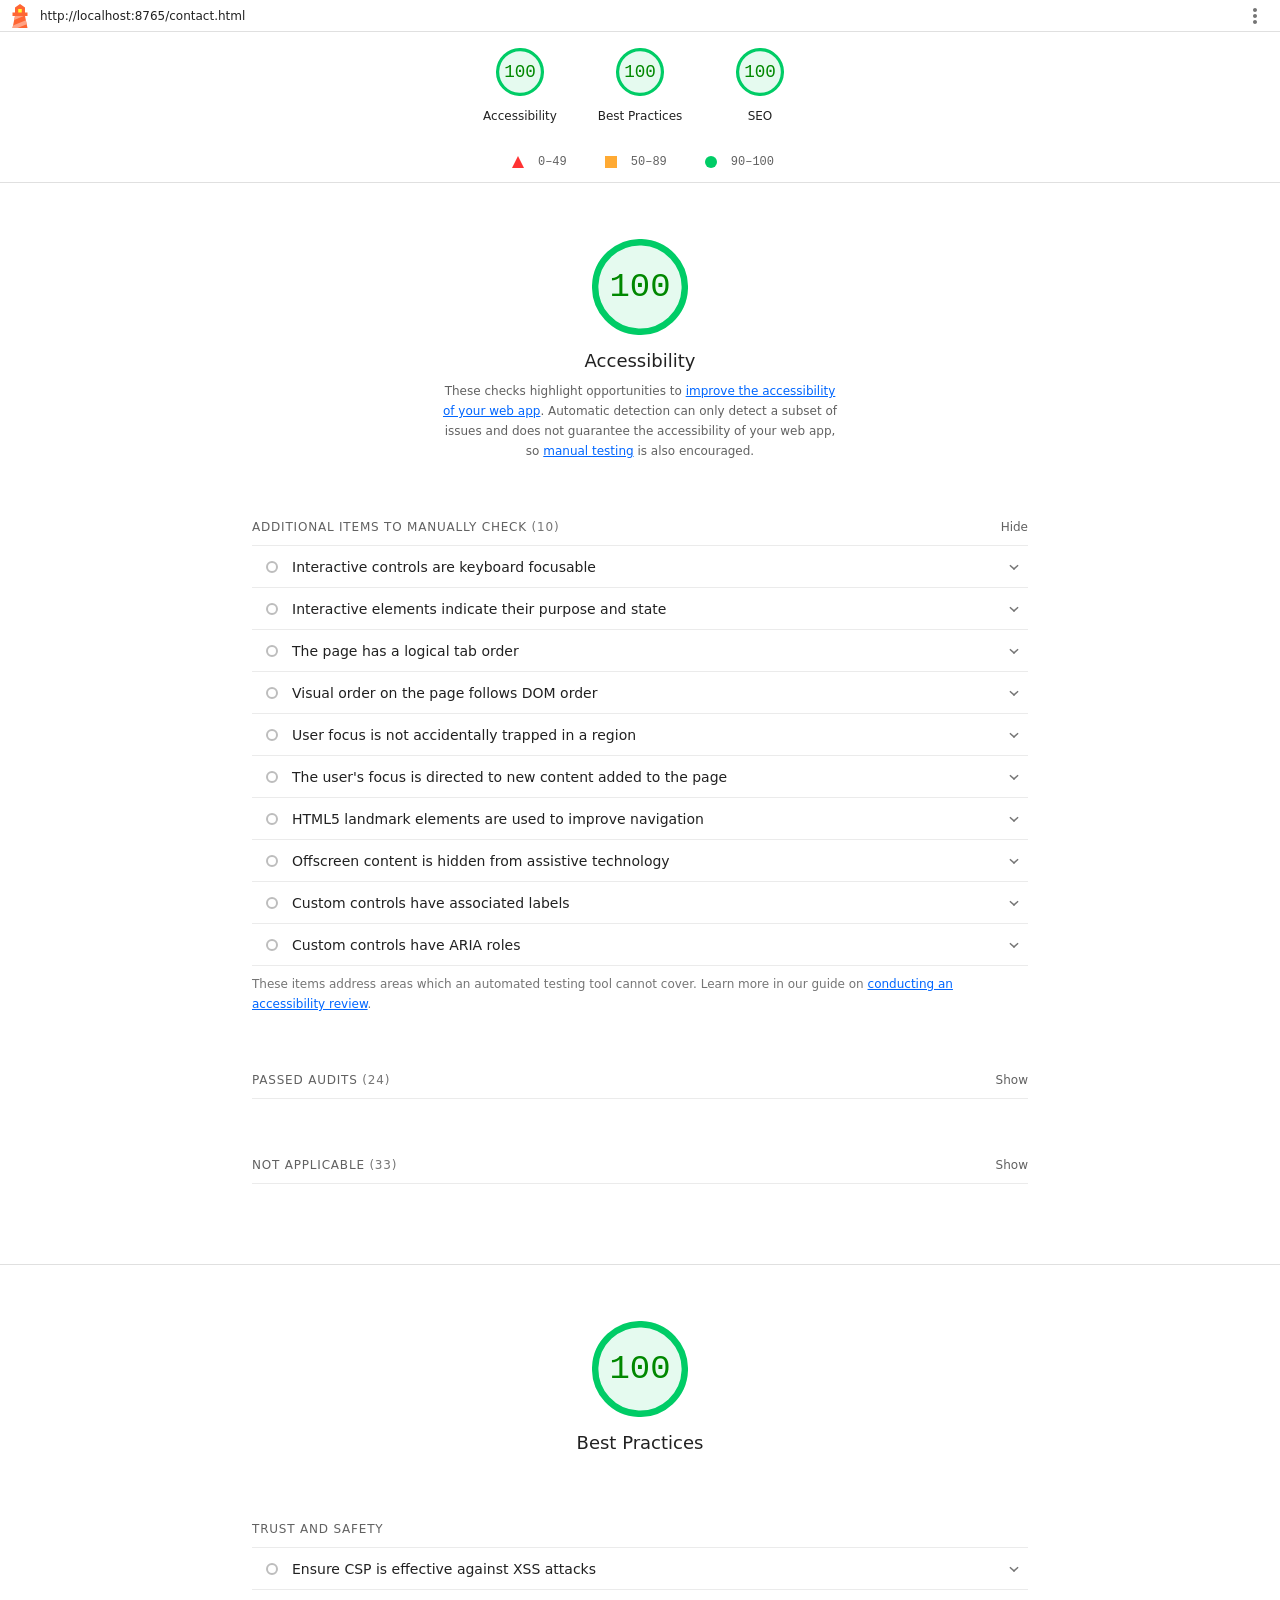
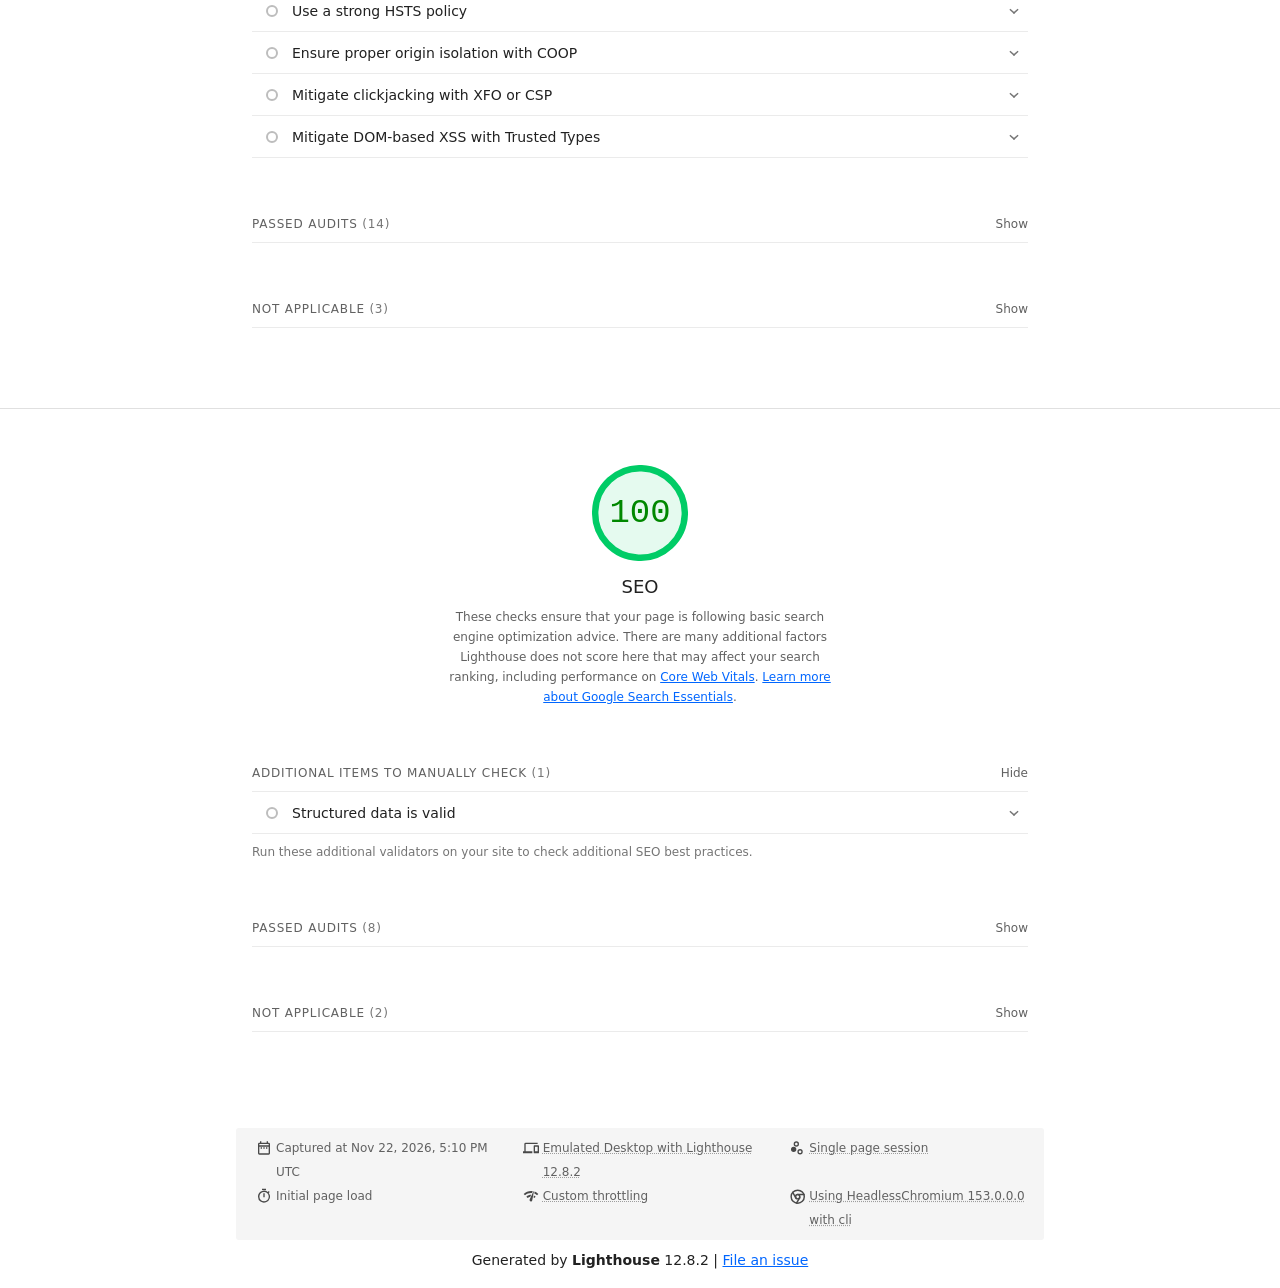
<file: docs/testing/lighthouse/lighthouse-contact-desktop.html>
<!--
@license
Copyright 2018 Google LLC
SPDX-License-Identifier: Apache-2.0
-->
<!doctype html>
<html lang="en">
<head>
  <meta charset="utf-8">
  <meta name="viewport" content="width=device-width, initial-scale=1, minimum-scale=1">
  <link rel="icon" href='data:image/svg+xml;utf8,<svg fill="none" xmlns="http://www.w3.org/2000/svg" viewBox="0 0 48 48"><path d="m14 7 10-7 10 7v10h5v7h-5l5 24H9l5-24H9v-7h5V7Z" fill="%23F63"/><path d="M31.561 24H14l-1.689 8.105L31.561 24ZM18.983 48H9l1.022-4.907L35.723 32.27l1.663 7.98L18.983 48Z" fill="%23FFA385"/><path fill="%23FF3" d="M20.5 10h7v7h-7z"/></svg>'>
  <title>Lighthouse Report</title>
  <style>body {margin: 0}</style>
</head>
<body>
  <noscript>Lighthouse report requires JavaScript. Please enable.</noscript>

  <div id="lh-log"></div>

  <script>window.__LIGHTHOUSE_JSON__ = {"lighthouseVersion":"12.8.2","requestedUrl":"http://localhost:8765/contact.html","mainDocumentUrl":"http://localhost:8765/contact.html","finalDisplayedUrl":"http://localhost:8765/contact.html","finalUrl":"http://localhost:8765/contact.html","fetchTime":"2026-11-22T17:10:21.249Z","gatherMode":"navigation","runWarnings":[],"userAgent":"Mozilla/5.0 (X11; Linux x86_64) AppleWebKit/537.36 (KHTML, like Gecko) HeadlessChrome/153.0.0.0 Safari/537.36","environment":{"networkUserAgent":"Mozilla/5.0 (Macintosh; Intel Mac OS X 10_15_7) AppleWebKit/537.36 (KHTML, like Gecko) Chrome/136.0.0.0 Safari/537.36","hostUserAgent":"Mozilla/5.0 (X11; Linux x86_64) AppleWebKit/537.36 (KHTML, like Gecko) HeadlessChrome/153.0.0.0 Safari/537.36","benchmarkIndex":3071.5,"credits":{"axe-core":"4.14.1"}},"audits":{"is-on-https":{"id":"is-on-https","title":"Uses HTTPS","description":"All sites should be protected with HTTPS, even ones that don't handle sensitive data. This includes avoiding [mixed content](https://developers.google.com/web/fundamentals/security/prevent-mixed-content/what-is-mixed-content), where some resources are loaded over HTTP despite the initial request being served over HTTPS. HTTPS prevents intruders from tampering with or passively listening in on the communications between your app and your users, and is a prerequisite for HTTP/2 and many new web platform APIs. [Learn more about HTTPS](https://developer.chrome.com/docs/lighthouse/pwa/is-on-https/).","score":1,"scoreDisplayMode":"binary","details":{"type":"table","headings":[{"key":"url","valueType":"url","label":"Insecure URL"},{"key":"resolution","valueType":"text","label":"Request Resolution"}],"items":[]}},"redirects-http":{"id":"redirects-http","title":"Redirects HTTP traffic to HTTPS","description":"Make sure that you redirect all HTTP traffic to HTTPS in order to enable secure web features for all your users. [Learn more](https://developer.chrome.com/docs/lighthouse/pwa/redirects-http/).","score":null,"scoreDisplayMode":"notApplicable"},"viewport":{"id":"viewport","title":"Has a `\u003cmeta name=\"viewport\">` tag with `width` or `initial-scale`","description":"A `\u003cmeta name=\"viewport\">` not only optimizes your app for mobile screen sizes, but also prevents [a 300 millisecond delay to user input](https://developer.chrome.com/blog/300ms-tap-delay-gone-away/). [Learn more about using the viewport meta tag](https://developer.chrome.com/docs/lighthouse/pwa/viewport/).","score":1,"scoreDisplayMode":"metricSavings","warnings":[],"metricSavings":{"INP":0},"details":{"type":"debugdata","viewportContent":"width=device-width, initial-scale=1.0"},"guidanceLevel":3},"errors-in-console":{"id":"errors-in-console","title":"No browser errors logged to the console","description":"Errors logged to the console indicate unresolved problems. They can come from network request failures and other browser concerns. [Learn more about this errors in console diagnostic audit](https://developer.chrome.com/docs/lighthouse/best-practices/errors-in-console/)","score":1,"scoreDisplayMode":"binary","details":{"type":"table","headings":[{"key":"sourceLocation","valueType":"source-location","label":"Source"},{"key":"description","valueType":"code","label":"Description"}],"items":[]}},"image-aspect-ratio":{"id":"image-aspect-ratio","title":"Displays images with correct aspect ratio","description":"Image display dimensions should match natural aspect ratio. [Learn more about image aspect ratio](https://developer.chrome.com/docs/lighthouse/best-practices/image-aspect-ratio/).","score":1,"scoreDisplayMode":"binary","details":{"type":"table","headings":[{"key":"node","valueType":"node","label":""},{"key":"url","valueType":"url","label":"URL"},{"key":"displayedAspectRatio","valueType":"text","label":"Aspect Ratio (Displayed)"},{"key":"actualAspectRatio","valueType":"text","label":"Aspect Ratio (Actual)"}],"items":[]}},"image-size-responsive":{"id":"image-size-responsive","title":"Serves images with appropriate resolution","description":"Image natural dimensions should be proportional to the display size and the pixel ratio to maximize image clarity. [Learn how to provide responsive images](https://web.dev/articles/serve-responsive-images).","score":1,"scoreDisplayMode":"binary","details":{"type":"table","headings":[{"key":"node","valueType":"node","label":""},{"key":"url","valueType":"url","label":"URL"},{"key":"displayedSize","valueType":"text","label":"Displayed size"},{"key":"actualSize","valueType":"text","label":"Actual size"},{"key":"expectedSize","valueType":"text","label":"Expected size"}],"items":[]}},"deprecations":{"id":"deprecations","title":"Avoids deprecated APIs","description":"Deprecated APIs will eventually be removed from the browser. [Learn more about deprecated APIs](https://developer.chrome.com/docs/lighthouse/best-practices/deprecations/).","score":1,"scoreDisplayMode":"binary","details":{"type":"table","headings":[{"key":"value","valueType":"text","label":"Deprecation / Warning"},{"key":"source","valueType":"source-location","label":"Source"}],"items":[]}},"third-party-cookies":{"id":"third-party-cookies","title":"Avoids third-party cookies","description":"Third-party cookies may be blocked in some contexts. [Learn more about preparing for third-party cookie restrictions](https://privacysandbox.google.com/cookies/prepare/overview).","score":1,"scoreDisplayMode":"binary","details":{"type":"table","headings":[{"key":"name","valueType":"text","label":"Name"},{"key":"url","valueType":"url","label":"URL"}],"items":[]}},"valid-source-maps":{"id":"valid-source-maps","title":"Page has valid source maps","description":"Source maps translate minified code to the original source code. This helps developers debug in production. In addition, Lighthouse is able to provide further insights. Consider deploying source maps to take advantage of these benefits. [Learn more about source maps](https://developer.chrome.com/docs/devtools/javascript/source-maps/).","score":1,"scoreDisplayMode":"binary","details":{"type":"table","headings":[{"key":"scriptUrl","valueType":"url","subItemsHeading":{"key":"error"},"label":"URL"},{"key":"sourceMapUrl","valueType":"url","label":"Map URL"}],"items":[{"scriptUrl":"http://localhost:8765/vendor/bootstrap.bundle.min.js","sourceMapUrl":"http://localhost:8765/vendor/bootstrap.bundle.min.js.map","subItems":{"type":"subitems","items":[{"error":"Error: Failed fetching source map (404)"}]}}]}},"csp-xss":{"id":"csp-xss","title":"Ensure CSP is effective against XSS attacks","description":"A strong Content Security Policy (CSP) significantly reduces the risk of cross-site scripting (XSS) attacks. [Learn how to use a CSP to prevent XSS](https://developer.chrome.com/docs/lighthouse/best-practices/csp-xss/)","score":1,"scoreDisplayMode":"informative","details":{"type":"table","headings":[{"key":"description","valueType":"text","subItemsHeading":{"key":"description"},"label":"Description"},{"key":"directive","valueType":"code","subItemsHeading":{"key":"directive"},"label":"Directive"},{"key":"severity","valueType":"text","subItemsHeading":{"key":"severity"},"label":"Severity"}],"items":[{"severity":"High","description":"No CSP found in enforcement mode"}]}},"has-hsts":{"id":"has-hsts","title":"Use a strong HSTS policy","description":"Deployment of the HSTS header significantly reduces the risk of downgrading HTTP connections and eavesdropping attacks. A rollout in stages, starting with a low max-age is recommended. [Learn more about using a strong HSTS policy.](https://developer.chrome.com/docs/lighthouse/best-practices/has-hsts)","score":1,"scoreDisplayMode":"informative","details":{"type":"table","headings":[{"key":"description","valueType":"text","subItemsHeading":{"key":"description"},"label":"Description"},{"key":"directive","valueType":"code","subItemsHeading":{"key":"directive"},"label":"Directive"},{"key":"severity","valueType":"text","subItemsHeading":{"key":"severity"},"label":"Severity"}],"items":[{"severity":"High","description":"No HSTS header found"}]}},"origin-isolation":{"id":"origin-isolation","title":"Ensure proper origin isolation with COOP","description":"The Cross-Origin-Opener-Policy (COOP) can be used to isolate the top-level window from other documents such as pop-ups. [Learn more about deploying the COOP header.](https://web.dev/articles/why-coop-coep#coop)","score":1,"scoreDisplayMode":"informative","details":{"type":"table","headings":[{"key":"description","valueType":"text","subItemsHeading":{"key":"description"},"label":"Description"},{"key":"directive","valueType":"code","subItemsHeading":{"key":"directive"},"label":"Directive"},{"key":"severity","valueType":"text","subItemsHeading":{"key":"severity"},"label":"Severity"}],"items":[{"description":"No COOP header found","severity":"High"}]}},"clickjacking-mitigation":{"id":"clickjacking-mitigation","title":"Mitigate clickjacking with XFO or CSP","description":"The `X-Frame-Options` (XFO) header or the `frame-ancestors` directive in the `Content-Security-Policy` (CSP) header control where a page can be embedded. These can mitigate clickjacking attacks by blocking some or all sites from embedding the page. [Learn more about mitigating clickjacking](https://developer.chrome.com/docs/lighthouse/best-practices/clickjacking-mitigation).","score":1,"scoreDisplayMode":"informative","details":{"type":"table","headings":[{"key":"description","valueType":"text","subItemsHeading":{"key":"description"},"label":"Description"},{"key":"severity","valueType":"text","subItemsHeading":{"key":"severity"},"label":"Severity"}],"items":[{"severity":"High","description":"No frame control policy found"}]}},"trusted-types-xss":{"id":"trusted-types-xss","title":"Mitigate DOM-based XSS with Trusted Types","description":"The `require-trusted-types-for` directive in the `Content-Security-Policy` (CSP) header instructs user agents to control the data passed to DOM XSS sink functions. [Learn more about mitigating DOM-based XSS with Trusted Types](https://developer.chrome.com/docs/lighthouse/best-practices/trusted-types-xss).","score":1,"scoreDisplayMode":"informative","details":{"type":"table","headings":[{"key":"description","valueType":"text","subItemsHeading":{"key":"description"},"label":"Description"},{"key":"severity","valueType":"text","subItemsHeading":{"key":"severity"},"label":"Severity"}],"items":[{"severity":"High","description":"No `Content-Security-Policy` header with Trusted Types directive found"}]}},"accesskeys":{"id":"accesskeys","title":"`[accesskey]` values are unique","description":"Access keys let users quickly focus a part of the page. For proper navigation, each access key must be unique. [Learn more about access keys](https://dequeuniversity.com/rules/axe/4.10/accesskeys).","score":null,"scoreDisplayMode":"notApplicable"},"aria-allowed-attr":{"id":"aria-allowed-attr","title":"`[aria-*]` attributes match their roles","description":"Each ARIA `role` supports a specific subset of `aria-*` attributes. Mismatching these invalidates the `aria-*` attributes. [Learn how to match ARIA attributes to their roles](https://dequeuniversity.com/rules/axe/4.10/aria-allowed-attr).","score":1,"scoreDisplayMode":"binary","details":{"type":"table","headings":[{"key":"node","valueType":"node","subItemsHeading":{"key":"relatedNode","valueType":"node"},"label":"Failing Elements"}],"items":[]}},"aria-allowed-role":{"id":"aria-allowed-role","title":"Uses ARIA roles only on compatible elements","description":"Many HTML elements can only be assigned certain ARIA roles. Using ARIA roles where they are not allowed can interfere with the accessibility of the web page. [Learn more about ARIA roles](https://dequeuniversity.com/rules/axe/4.10/aria-allowed-role).","score":null,"scoreDisplayMode":"notApplicable"},"aria-command-name":{"id":"aria-command-name","title":"`button`, `link`, and `menuitem` elements have accessible names","description":"When an element doesn't have an accessible name, screen readers announce it with a generic name, making it unusable for users who rely on screen readers. [Learn how to make command elements more accessible](https://dequeuniversity.com/rules/axe/4.10/aria-command-name).","score":null,"scoreDisplayMode":"notApplicable"},"aria-conditional-attr":{"id":"aria-conditional-attr","title":"ARIA attributes are used as specified for the element's role","description":"Some ARIA attributes are only allowed on an element under certain conditions. [Learn more about conditional ARIA attributes](https://dequeuniversity.com/rules/axe/4.10/aria-conditional-attr).","score":1,"scoreDisplayMode":"binary","details":{"type":"table","headings":[{"key":"node","valueType":"node","subItemsHeading":{"key":"relatedNode","valueType":"node"},"label":"Failing Elements"}],"items":[]}},"aria-deprecated-role":{"id":"aria-deprecated-role","title":"Deprecated ARIA roles were not used","description":"Deprecated ARIA roles may not be processed correctly by assistive technology. [Learn more about deprecated ARIA roles](https://dequeuniversity.com/rules/axe/4.10/aria-deprecated-role).","score":null,"scoreDisplayMode":"notApplicable"},"aria-dialog-name":{"id":"aria-dialog-name","title":"Elements with `role=\"dialog\"` or `role=\"alertdialog\"` have accessible names.","description":"ARIA dialog elements without accessible names may prevent screen readers users from discerning the purpose of these elements. [Learn how to make ARIA dialog elements more accessible](https://dequeuniversity.com/rules/axe/4.10/aria-dialog-name).","score":null,"scoreDisplayMode":"notApplicable"},"aria-hidden-body":{"id":"aria-hidden-body","title":"`[aria-hidden=\"true\"]` is not present on the document `\u003cbody>`","description":"Assistive technologies, like screen readers, work inconsistently when `aria-hidden=\"true\"` is set on the document `\u003cbody>`. [Learn how `aria-hidden` affects the document body](https://dequeuniversity.com/rules/axe/4.10/aria-hidden-body).","score":1,"scoreDisplayMode":"binary","details":{"type":"table","headings":[{"key":"node","valueType":"node","subItemsHeading":{"key":"relatedNode","valueType":"node"},"label":"Failing Elements"}],"items":[]}},"aria-hidden-focus":{"id":"aria-hidden-focus","title":"`[aria-hidden=\"true\"]` elements do not contain focusable descendents","description":"Focusable descendents within an `[aria-hidden=\"true\"]` element prevent those interactive elements from being available to users of assistive technologies like screen readers. [Learn how `aria-hidden` affects focusable elements](https://dequeuniversity.com/rules/axe/4.10/aria-hidden-focus).","score":1,"scoreDisplayMode":"binary","details":{"type":"table","headings":[{"key":"node","valueType":"node","subItemsHeading":{"key":"relatedNode","valueType":"node"},"label":"Failing Elements"}],"items":[]}},"aria-input-field-name":{"id":"aria-input-field-name","title":"ARIA input fields have accessible names","description":"When an input field doesn't have an accessible name, screen readers announce it with a generic name, making it unusable for users who rely on screen readers. [Learn more about input field labels](https://dequeuniversity.com/rules/axe/4.10/aria-input-field-name).","score":null,"scoreDisplayMode":"notApplicable"},"aria-meter-name":{"id":"aria-meter-name","title":"ARIA `meter` elements have accessible names","description":"When a meter element doesn't have an accessible name, screen readers announce it with a generic name, making it unusable for users who rely on screen readers. [Learn how to name `meter` elements](https://dequeuniversity.com/rules/axe/4.10/aria-meter-name).","score":null,"scoreDisplayMode":"notApplicable"},"aria-progressbar-name":{"id":"aria-progressbar-name","title":"ARIA `progressbar` elements have accessible names","description":"When a `progressbar` element doesn't have an accessible name, screen readers announce it with a generic name, making it unusable for users who rely on screen readers. [Learn how to label `progressbar` elements](https://dequeuniversity.com/rules/axe/4.10/aria-progressbar-name).","score":null,"scoreDisplayMode":"notApplicable"},"aria-prohibited-attr":{"id":"aria-prohibited-attr","title":"Elements use only permitted ARIA attributes","description":"Using ARIA attributes in roles where they are prohibited can mean that important information is not communicated to users of assistive technologies. [Learn more about prohibited ARIA roles](https://dequeuniversity.com/rules/axe/4.10/aria-prohibited-attr).","score":1,"scoreDisplayMode":"binary","details":{"type":"table","headings":[{"key":"node","valueType":"node","subItemsHeading":{"key":"relatedNode","valueType":"node"},"label":"Failing Elements"}],"items":[]}},"aria-required-attr":{"id":"aria-required-attr","title":"`[role]`s have all required `[aria-*]` attributes","description":"Some ARIA roles have required attributes that describe the state of the element to screen readers. [Learn more about roles and required attributes](https://dequeuniversity.com/rules/axe/4.10/aria-required-attr).","score":null,"scoreDisplayMode":"notApplicable"},"aria-required-children":{"id":"aria-required-children","title":"Elements with an ARIA `[role]` that require children to contain a specific `[role]` have all required children.","description":"Some ARIA parent roles must contain specific child roles to perform their intended accessibility functions. [Learn more about roles and required children elements](https://dequeuniversity.com/rules/axe/4.10/aria-required-children).","score":null,"scoreDisplayMode":"notApplicable"},"aria-required-parent":{"id":"aria-required-parent","title":"`[role]`s are contained by their required parent element","description":"Some ARIA child roles must be contained by specific parent roles to properly perform their intended accessibility functions. [Learn more about ARIA roles and required parent element](https://dequeuniversity.com/rules/axe/4.10/aria-required-parent).","score":null,"scoreDisplayMode":"notApplicable"},"aria-roles":{"id":"aria-roles","title":"`[role]` values are valid","description":"ARIA roles must have valid values in order to perform their intended accessibility functions. [Learn more about valid ARIA roles](https://dequeuniversity.com/rules/axe/4.10/aria-roles).","score":null,"scoreDisplayMode":"notApplicable"},"aria-text":{"id":"aria-text","title":"Elements with the `role=text` attribute do not have focusable descendents.","description":"Adding `role=text` around a text node split by markup enables VoiceOver to treat it as one phrase, but the element's focusable descendents will not be announced. [Learn more about the `role=text` attribute](https://dequeuniversity.com/rules/axe/4.10/aria-text).","score":null,"scoreDisplayMode":"notApplicable"},"aria-toggle-field-name":{"id":"aria-toggle-field-name","title":"ARIA toggle fields have accessible names","description":"When a toggle field doesn't have an accessible name, screen readers announce it with a generic name, making it unusable for users who rely on screen readers. [Learn more about toggle fields](https://dequeuniversity.com/rules/axe/4.10/aria-toggle-field-name).","score":null,"scoreDisplayMode":"notApplicable"},"aria-tooltip-name":{"id":"aria-tooltip-name","title":"ARIA `tooltip` elements have accessible names","description":"When a tooltip element doesn't have an accessible name, screen readers announce it with a generic name, making it unusable for users who rely on screen readers. [Learn how to name `tooltip` elements](https://dequeuniversity.com/rules/axe/4.10/aria-tooltip-name).","score":null,"scoreDisplayMode":"notApplicable"},"aria-treeitem-name":{"id":"aria-treeitem-name","title":"ARIA `treeitem` elements have accessible names","description":"When a `treeitem` element doesn't have an accessible name, screen readers announce it with a generic name, making it unusable for users who rely on screen readers. [Learn more about labeling `treeitem` elements](https://dequeuniversity.com/rules/axe/4.10/aria-treeitem-name).","score":null,"scoreDisplayMode":"notApplicable"},"aria-valid-attr-value":{"id":"aria-valid-attr-value","title":"`[aria-*]` attributes have valid values","description":"Assistive technologies, like screen readers, can't interpret ARIA attributes with invalid values. [Learn more about valid values for ARIA attributes](https://dequeuniversity.com/rules/axe/4.10/aria-valid-attr-value).","score":1,"scoreDisplayMode":"binary","details":{"type":"table","headings":[{"key":"node","valueType":"node","subItemsHeading":{"key":"relatedNode","valueType":"node"},"label":"Failing Elements"}],"items":[]}},"aria-valid-attr":{"id":"aria-valid-attr","title":"`[aria-*]` attributes are valid and not misspelled","description":"Assistive technologies, like screen readers, can't interpret ARIA attributes with invalid names. [Learn more about valid ARIA attributes](https://dequeuniversity.com/rules/axe/4.10/aria-valid-attr).","score":1,"scoreDisplayMode":"binary","details":{"type":"table","headings":[{"key":"node","valueType":"node","subItemsHeading":{"key":"relatedNode","valueType":"node"},"label":"Failing Elements"}],"items":[]}},"button-name":{"id":"button-name","title":"Buttons have an accessible name","description":"When a button doesn't have an accessible name, screen readers announce it as \"button\", making it unusable for users who rely on screen readers. [Learn how to make buttons more accessible](https://dequeuniversity.com/rules/axe/4.10/button-name).","score":1,"scoreDisplayMode":"binary","details":{"type":"table","headings":[{"key":"node","valueType":"node","subItemsHeading":{"key":"relatedNode","valueType":"node"},"label":"Failing Elements"}],"items":[]}},"bypass":{"id":"bypass","title":"The page contains a heading, skip link, or landmark region","description":"Adding ways to bypass repetitive content lets keyboard users navigate the page more efficiently. [Learn more about bypass blocks](https://dequeuniversity.com/rules/axe/4.10/bypass).","score":null,"scoreDisplayMode":"notApplicable"},"color-contrast":{"id":"color-contrast","title":"Background and foreground colors have a sufficient contrast ratio","description":"Low-contrast text is difficult or impossible for many users to read. [Learn how to provide sufficient color contrast](https://dequeuniversity.com/rules/axe/4.10/color-contrast).","score":1,"scoreDisplayMode":"binary","details":{"type":"table","headings":[{"key":"node","valueType":"node","subItemsHeading":{"key":"relatedNode","valueType":"node"},"label":"Failing Elements"}],"items":[]}},"definition-list":{"id":"definition-list","title":"`\u003cdl>`'s contain only properly-ordered `\u003cdt>` and `\u003cdd>` groups, `\u003cscript>`, `\u003ctemplate>` or `\u003cdiv>` elements.","description":"When definition lists are not properly marked up, screen readers may produce confusing or inaccurate output. [Learn how to structure definition lists correctly](https://dequeuniversity.com/rules/axe/4.10/definition-list).","score":null,"scoreDisplayMode":"notApplicable"},"dlitem":{"id":"dlitem","title":"Definition list items are wrapped in `\u003cdl>` elements","description":"Definition list items (`\u003cdt>` and `\u003cdd>`) must be wrapped in a parent `\u003cdl>` element to ensure that screen readers can properly announce them. [Learn how to structure definition lists correctly](https://dequeuniversity.com/rules/axe/4.10/dlitem).","score":null,"scoreDisplayMode":"notApplicable"},"document-title":{"id":"document-title","title":"Document has a `\u003ctitle>` element","description":"The title gives screen reader users an overview of the page, and search engine users rely on it heavily to determine if a page is relevant to their search. [Learn more about document titles](https://dequeuniversity.com/rules/axe/4.10/document-title).","score":1,"scoreDisplayMode":"binary","details":{"type":"table","headings":[{"key":"node","valueType":"node","subItemsHeading":{"key":"relatedNode","valueType":"node"},"label":"Failing Elements"}],"items":[]}},"duplicate-id-aria":{"id":"duplicate-id-aria","title":"ARIA IDs are unique","description":"The value of an ARIA ID must be unique to prevent other instances from being overlooked by assistive technologies. [Learn how to fix duplicate ARIA IDs](https://dequeuniversity.com/rules/axe/4.10/duplicate-id-aria).","score":null,"scoreDisplayMode":"notApplicable"},"empty-heading":{"id":"empty-heading","title":"All heading elements contain content.","description":"A heading with no content or inaccessible text prevent screen reader users from accessing information on the page's structure. [Learn more about headings](https://dequeuniversity.com/rules/axe/4.10/empty-heading).","score":null,"scoreDisplayMode":"notApplicable"},"form-field-multiple-labels":{"id":"form-field-multiple-labels","title":"No form fields have multiple labels","description":"Form fields with multiple labels can be confusingly announced by assistive technologies like screen readers which use either the first, the last, or all of the labels. [Learn how to use form labels](https://dequeuniversity.com/rules/axe/4.10/form-field-multiple-labels).","score":null,"scoreDisplayMode":"notApplicable"},"frame-title":{"id":"frame-title","title":"`\u003cframe>` or `\u003ciframe>` elements have a title","description":"Screen reader users rely on frame titles to describe the contents of frames. [Learn more about frame titles](https://dequeuniversity.com/rules/axe/4.10/frame-title).","score":null,"scoreDisplayMode":"notApplicable"},"heading-order":{"id":"heading-order","title":"Heading elements appear in a sequentially-descending order","description":"Properly ordered headings that do not skip levels convey the semantic structure of the page, making it easier to navigate and understand when using assistive technologies. [Learn more about heading order](https://dequeuniversity.com/rules/axe/4.10/heading-order).","score":1,"scoreDisplayMode":"binary","details":{"type":"table","headings":[{"key":"node","valueType":"node","subItemsHeading":{"key":"relatedNode","valueType":"node"},"label":"Failing Elements"}],"items":[]}},"html-has-lang":{"id":"html-has-lang","title":"`\u003chtml>` element has a `[lang]` attribute","description":"If a page doesn't specify a `lang` attribute, a screen reader assumes that the page is in the default language that the user chose when setting up the screen reader. If the page isn't actually in the default language, then the screen reader might not announce the page's text correctly. [Learn more about the `lang` attribute](https://dequeuniversity.com/rules/axe/4.10/html-has-lang).","score":1,"scoreDisplayMode":"binary","details":{"type":"table","headings":[{"key":"node","valueType":"node","subItemsHeading":{"key":"relatedNode","valueType":"node"},"label":"Failing Elements"}],"items":[]}},"html-lang-valid":{"id":"html-lang-valid","title":"`\u003chtml>` element has a valid value for its `[lang]` attribute","description":"Specifying a valid [BCP 47 language](https://www.w3.org/International/questions/qa-choosing-language-tags#question) helps screen readers announce text properly. [Learn how to use the `lang` attribute](https://dequeuniversity.com/rules/axe/4.10/html-lang-valid).","score":1,"scoreDisplayMode":"binary","details":{"type":"table","headings":[{"key":"node","valueType":"node","subItemsHeading":{"key":"relatedNode","valueType":"node"},"label":"Failing Elements"}],"items":[]}},"html-xml-lang-mismatch":{"id":"html-xml-lang-mismatch","title":"`\u003chtml>` element has an `[xml:lang]` attribute with the same base language as the `[lang]` attribute.","description":"If the webpage does not specify a consistent language, then the screen reader might not announce the page's text correctly. [Learn more about the `lang` attribute](https://dequeuniversity.com/rules/axe/4.10/html-xml-lang-mismatch).","score":null,"scoreDisplayMode":"notApplicable"},"identical-links-same-purpose":{"id":"identical-links-same-purpose","title":"Identical links have the same purpose.","description":"Links with the same destination should have the same description, to help users understand the link's purpose and decide whether to follow it. [Learn more about identical links](https://dequeuniversity.com/rules/axe/4.10/identical-links-same-purpose).","score":null,"scoreDisplayMode":"notApplicable"},"image-alt":{"id":"image-alt","title":"Image elements have `[alt]` attributes","description":"Informative elements should aim for short, descriptive alternate text. Decorative elements can be ignored with an empty alt attribute. [Learn more about the `alt` attribute](https://dequeuniversity.com/rules/axe/4.10/image-alt).","score":1,"scoreDisplayMode":"binary","details":{"type":"table","headings":[{"key":"node","valueType":"node","subItemsHeading":{"key":"relatedNode","valueType":"node"},"label":"Failing Elements"}],"items":[]}},"image-redundant-alt":{"id":"image-redundant-alt","title":"Image elements do not have `[alt]` attributes that are redundant text.","description":"Informative elements should aim for short, descriptive alternative text. Alternative text that is exactly the same as the text adjacent to the link or image is potentially confusing for screen reader users, because the text will be read twice. [Learn more about the `alt` attribute](https://dequeuniversity.com/rules/axe/4.10/image-redundant-alt).","score":1,"scoreDisplayMode":"binary","details":{"type":"table","headings":[{"key":"node","valueType":"node","subItemsHeading":{"key":"relatedNode","valueType":"node"},"label":"Failing Elements"}],"items":[]}},"input-button-name":{"id":"input-button-name","title":"Input buttons have discernible text.","description":"Adding discernable and accessible text to input buttons may help screen reader users understand the purpose of the input button. [Learn more about input buttons](https://dequeuniversity.com/rules/axe/4.10/input-button-name).","score":null,"scoreDisplayMode":"notApplicable"},"input-image-alt":{"id":"input-image-alt","title":"`\u003cinput type=\"image\">` elements have `[alt]` text","description":"When an image is being used as an `\u003cinput>` button, providing alternative text can help screen reader users understand the purpose of the button. [Learn about input image alt text](https://dequeuniversity.com/rules/axe/4.10/input-image-alt).","score":null,"scoreDisplayMode":"notApplicable"},"label-content-name-mismatch":{"id":"label-content-name-mismatch","title":"Elements with visible text labels have matching accessible names.","description":"Visible text labels that do not match the accessible name can result in a confusing experience for screen reader users. [Learn more about accessible names](https://dequeuniversity.com/rules/axe/4.10/label-content-name-mismatch).","score":1,"scoreDisplayMode":"binary","details":{"type":"table","headings":[{"key":"node","valueType":"node","subItemsHeading":{"key":"relatedNode","valueType":"node"},"label":"Failing Elements"}],"items":[]}},"label":{"id":"label","title":"Form elements have associated labels","description":"Labels ensure that form controls are announced properly by assistive technologies, like screen readers. [Learn more about form element labels](https://dequeuniversity.com/rules/axe/4.10/label).","score":1,"scoreDisplayMode":"binary","details":{"type":"table","headings":[{"key":"node","valueType":"node","subItemsHeading":{"key":"relatedNode","valueType":"node"},"label":"Failing Elements"}],"items":[]}},"landmark-one-main":{"id":"landmark-one-main","title":"Document has a main landmark.","description":"One main landmark helps screen reader users navigate a web page. [Learn more about landmarks](https://dequeuniversity.com/rules/axe/4.10/landmark-one-main).","score":null,"scoreDisplayMode":"notApplicable"},"link-name":{"id":"link-name","title":"Links have a discernible name","description":"Link text (and alternate text for images, when used as links) that is discernible, unique, and focusable improves the navigation experience for screen reader users. [Learn how to make links accessible](https://dequeuniversity.com/rules/axe/4.10/link-name).","score":1,"scoreDisplayMode":"binary","details":{"type":"table","headings":[{"key":"node","valueType":"node","subItemsHeading":{"key":"relatedNode","valueType":"node"},"label":"Failing Elements"}],"items":[]}},"link-in-text-block":{"id":"link-in-text-block","title":"Links are distinguishable without relying on color.","description":"Low-contrast text is difficult or impossible for many users to read. Link text that is discernible improves the experience for users with low vision. [Learn how to make links distinguishable](https://dequeuniversity.com/rules/axe/4.10/link-in-text-block).","score":1,"scoreDisplayMode":"binary","details":{"type":"table","headings":[{"key":"node","valueType":"node","subItemsHeading":{"key":"relatedNode","valueType":"node"},"label":"Failing Elements"}],"items":[]}},"list":{"id":"list","title":"Lists contain only `\u003cli>` elements and script supporting elements (`\u003cscript>` and `\u003ctemplate>`).","description":"Screen readers have a specific way of announcing lists. Ensuring proper list structure aids screen reader output. [Learn more about proper list structure](https://dequeuniversity.com/rules/axe/4.10/list).","score":1,"scoreDisplayMode":"binary","details":{"type":"table","headings":[{"key":"node","valueType":"node","subItemsHeading":{"key":"relatedNode","valueType":"node"},"label":"Failing Elements"}],"items":[]}},"listitem":{"id":"listitem","title":"List items (`\u003cli>`) are contained within `\u003cul>`, `\u003col>` or `\u003cmenu>` parent elements","description":"Screen readers require list items (`\u003cli>`) to be contained within a parent `\u003cul>`, `\u003col>` or `\u003cmenu>` to be announced properly. [Learn more about proper list structure](https://dequeuniversity.com/rules/axe/4.10/listitem).","score":1,"scoreDisplayMode":"binary","details":{"type":"table","headings":[{"key":"node","valueType":"node","subItemsHeading":{"key":"relatedNode","valueType":"node"},"label":"Failing Elements"}],"items":[]}},"meta-refresh":{"id":"meta-refresh","title":"The document does not use `\u003cmeta http-equiv=\"refresh\">`","description":"Users do not expect a page to refresh automatically, and doing so will move focus back to the top of the page. This may create a frustrating or confusing experience. [Learn more about the refresh meta tag](https://dequeuniversity.com/rules/axe/4.10/meta-refresh).","score":null,"scoreDisplayMode":"notApplicable"},"meta-viewport":{"id":"meta-viewport","title":"`[user-scalable=\"no\"]` is not used in the `\u003cmeta name=\"viewport\">` element and the `[maximum-scale]` attribute is not less than 5.","description":"Disabling zooming is problematic for users with low vision who rely on screen magnification to properly see the contents of a web page. [Learn more about the viewport meta tag](https://dequeuniversity.com/rules/axe/4.10/meta-viewport).","score":1,"scoreDisplayMode":"binary","details":{"type":"table","headings":[{"key":"node","valueType":"node","subItemsHeading":{"key":"relatedNode","valueType":"node"},"label":"Failing Elements"}],"items":[]}},"object-alt":{"id":"object-alt","title":"`\u003cobject>` elements have alternate text","description":"Screen readers cannot translate non-text content. Adding alternate text to `\u003cobject>` elements helps screen readers convey meaning to users. [Learn more about alt text for `object` elements](https://dequeuniversity.com/rules/axe/4.10/object-alt).","score":null,"scoreDisplayMode":"notApplicable"},"select-name":{"id":"select-name","title":"Select elements have associated label elements.","description":"Form elements without effective labels can create frustrating experiences for screen reader users. [Learn more about the `select` element](https://dequeuniversity.com/rules/axe/4.10/select-name).","score":1,"scoreDisplayMode":"binary","details":{"type":"table","headings":[{"key":"node","valueType":"node","subItemsHeading":{"key":"relatedNode","valueType":"node"},"label":"Failing Elements"}],"items":[]}},"skip-link":{"id":"skip-link","title":"Skip links are focusable.","description":"Including a skip link can help users skip to the main content to save time. [Learn more about skip links](https://dequeuniversity.com/rules/axe/4.10/skip-link).","score":1,"scoreDisplayMode":"binary","details":{"type":"table","headings":[{"key":"node","valueType":"node","subItemsHeading":{"key":"relatedNode","valueType":"node"},"label":"Failing Elements"}],"items":[]}},"tabindex":{"id":"tabindex","title":"No element has a `[tabindex]` value greater than 0","description":"A value greater than 0 implies an explicit navigation ordering. Although technically valid, this often creates frustrating experiences for users who rely on assistive technologies. [Learn more about the `tabindex` attribute](https://dequeuniversity.com/rules/axe/4.10/tabindex).","score":null,"scoreDisplayMode":"notApplicable"},"table-duplicate-name":{"id":"table-duplicate-name","title":"Tables have different content in the summary attribute and `\u003ccaption>`.","description":"The summary attribute should describe the table structure, while `\u003ccaption>` should have the onscreen title. Accurate table mark-up helps users of screen readers. [Learn more about summary and caption](https://dequeuniversity.com/rules/axe/4.10/table-duplicate-name).","score":null,"scoreDisplayMode":"notApplicable"},"table-fake-caption":{"id":"table-fake-caption","title":"Tables use `\u003ccaption>` instead of cells with the `[colspan]` attribute to indicate a caption.","description":"Screen readers have features to make navigating tables easier. Ensuring that tables use the actual caption element instead of cells with the `[colspan]` attribute may improve the experience for screen reader users. [Learn more about captions](https://dequeuniversity.com/rules/axe/4.10/table-fake-caption).","score":null,"scoreDisplayMode":"notApplicable"},"target-size":{"id":"target-size","title":"Touch targets have sufficient size and spacing.","description":"Touch targets with sufficient size and spacing help users who may have difficulty targeting small controls to activate the targets. [Learn more about touch targets](https://dequeuniversity.com/rules/axe/4.10/target-size).","score":1,"scoreDisplayMode":"binary","details":{"type":"table","headings":[{"key":"node","valueType":"node","subItemsHeading":{"key":"relatedNode","valueType":"node"},"label":"Failing Elements"}],"items":[]}},"td-has-header":{"id":"td-has-header","title":"`\u003ctd>` elements in a large `\u003ctable>` have one or more table headers.","description":"Screen readers have features to make navigating tables easier. Ensuring that `\u003ctd>` elements in a large table (3 or more cells in width and height) have an associated table header may improve the experience for screen reader users. [Learn more about table headers](https://dequeuniversity.com/rules/axe/4.10/td-has-header).","score":null,"scoreDisplayMode":"notApplicable"},"td-headers-attr":{"id":"td-headers-attr","title":"Cells in a `\u003ctable>` element that use the `[headers]` attribute refer to table cells within the same table.","description":"Screen readers have features to make navigating tables easier. Ensuring `\u003ctd>` cells using the `[headers]` attribute only refer to other cells in the same table may improve the experience for screen reader users. [Learn more about the `headers` attribute](https://dequeuniversity.com/rules/axe/4.10/td-headers-attr).","score":null,"scoreDisplayMode":"notApplicable"},"th-has-data-cells":{"id":"th-has-data-cells","title":"`\u003cth>` elements and elements with `[role=\"columnheader\"/\"rowheader\"]` have data cells they describe.","description":"Screen readers have features to make navigating tables easier. Ensuring table headers always refer to some set of cells may improve the experience for screen reader users. [Learn more about table headers](https://dequeuniversity.com/rules/axe/4.10/th-has-data-cells).","score":null,"scoreDisplayMode":"notApplicable"},"valid-lang":{"id":"valid-lang","title":"`[lang]` attributes have a valid value","description":"Specifying a valid [BCP 47 language](https://www.w3.org/International/questions/qa-choosing-language-tags#question) on elements helps ensure that text is pronounced correctly by a screen reader. [Learn how to use the `lang` attribute](https://dequeuniversity.com/rules/axe/4.10/valid-lang).","score":null,"scoreDisplayMode":"notApplicable"},"video-caption":{"id":"video-caption","title":"`\u003cvideo>` elements contain a `\u003ctrack>` element with `[kind=\"captions\"]`","description":"When a video provides a caption it is easier for deaf and hearing impaired users to access its information. [Learn more about video captions](https://dequeuniversity.com/rules/axe/4.10/video-caption).","score":null,"scoreDisplayMode":"notApplicable"},"custom-controls-labels":{"id":"custom-controls-labels","title":"Custom controls have associated labels","description":"Custom interactive controls have associated labels, provided by aria-label or aria-labelledby. [Learn more about custom controls and labels](https://developer.chrome.com/docs/lighthouse/accessibility/custom-controls-labels/).","score":null,"scoreDisplayMode":"manual"},"custom-controls-roles":{"id":"custom-controls-roles","title":"Custom controls have ARIA roles","description":"Custom interactive controls have appropriate ARIA roles. [Learn how to add roles to custom controls](https://developer.chrome.com/docs/lighthouse/accessibility/custom-control-roles/).","score":null,"scoreDisplayMode":"manual"},"focus-traps":{"id":"focus-traps","title":"User focus is not accidentally trapped in a region","description":"A user can tab into and out of any control or region without accidentally trapping their focus. [Learn how to avoid focus traps](https://developer.chrome.com/docs/lighthouse/accessibility/focus-traps/).","score":null,"scoreDisplayMode":"manual"},"focusable-controls":{"id":"focusable-controls","title":"Interactive controls are keyboard focusable","description":"Custom interactive controls are keyboard focusable and display a focus indicator. [Learn how to make custom controls focusable](https://developer.chrome.com/docs/lighthouse/accessibility/focusable-controls/).","score":null,"scoreDisplayMode":"manual"},"interactive-element-affordance":{"id":"interactive-element-affordance","title":"Interactive elements indicate their purpose and state","description":"Interactive elements, such as links and buttons, should indicate their state and be distinguishable from non-interactive elements. [Learn how to decorate interactive elements with affordance hints](https://developer.chrome.com/docs/lighthouse/accessibility/interactive-element-affordance/).","score":null,"scoreDisplayMode":"manual"},"logical-tab-order":{"id":"logical-tab-order","title":"The page has a logical tab order","description":"Tabbing through the page follows the visual layout. Users cannot focus elements that are offscreen. [Learn more about logical tab ordering](https://developer.chrome.com/docs/lighthouse/accessibility/logical-tab-order/).","score":null,"scoreDisplayMode":"manual"},"managed-focus":{"id":"managed-focus","title":"The user's focus is directed to new content added to the page","description":"If new content, such as a dialog, is added to the page, the user's focus is directed to it. [Learn how to direct focus to new content](https://developer.chrome.com/docs/lighthouse/accessibility/managed-focus/).","score":null,"scoreDisplayMode":"manual"},"offscreen-content-hidden":{"id":"offscreen-content-hidden","title":"Offscreen content is hidden from assistive technology","description":"Offscreen content is hidden with display: none or aria-hidden=true. [Learn how to properly hide offscreen content](https://developer.chrome.com/docs/lighthouse/accessibility/offscreen-content-hidden/).","score":null,"scoreDisplayMode":"manual"},"use-landmarks":{"id":"use-landmarks","title":"HTML5 landmark elements are used to improve navigation","description":"Landmark elements (`\u003cmain>`, `\u003cnav>`, etc.) are used to improve the keyboard navigation of the page for assistive technology. [Learn more about landmark elements](https://developer.chrome.com/docs/lighthouse/accessibility/use-landmarks/).","score":null,"scoreDisplayMode":"manual"},"visual-order-follows-dom":{"id":"visual-order-follows-dom","title":"Visual order on the page follows DOM order","description":"DOM order matches the visual order, improving navigation for assistive technology. [Learn more about DOM and visual ordering](https://developer.chrome.com/docs/lighthouse/accessibility/visual-order-follows-dom/).","score":null,"scoreDisplayMode":"manual"},"doctype":{"id":"doctype","title":"Page has the HTML doctype","description":"Specifying a doctype prevents the browser from switching to quirks-mode. [Learn more about the doctype declaration](https://developer.chrome.com/docs/lighthouse/best-practices/doctype/).","score":1,"scoreDisplayMode":"binary"},"charset":{"id":"charset","title":"Properly defines charset","description":"A character encoding declaration is required. It can be done with a `\u003cmeta>` tag in the first 1024 bytes of the HTML or in the Content-Type HTTP response header. [Learn more about declaring the character encoding](https://developer.chrome.com/docs/lighthouse/best-practices/charset/).","score":1,"scoreDisplayMode":"binary"},"geolocation-on-start":{"id":"geolocation-on-start","title":"Avoids requesting the geolocation permission on page load","description":"Users are mistrustful of or confused by sites that request their location without context. Consider tying the request to a user action instead. [Learn more about the geolocation permission](https://developer.chrome.com/docs/lighthouse/best-practices/geolocation-on-start/).","score":1,"scoreDisplayMode":"binary","details":{"type":"table","headings":[{"key":"source","valueType":"source-location","label":"Source"}],"items":[]}},"inspector-issues":{"id":"inspector-issues","title":"No issues in the `Issues` panel in Chrome Devtools","description":"Issues logged to the `Issues` panel in Chrome Devtools indicate unresolved problems. They can come from network request failures, insufficient security controls, and other browser concerns. Open up the Issues panel in Chrome DevTools for more details on each issue.","score":1,"scoreDisplayMode":"binary","details":{"type":"table","headings":[{"key":"issueType","valueType":"text","subItemsHeading":{"key":"url","valueType":"url"},"label":"Issue type"}],"items":[]}},"js-libraries":{"id":"js-libraries","title":"Detected JavaScript libraries","description":"All front-end JavaScript libraries detected on the page. [Learn more about this JavaScript library detection diagnostic audit](https://developer.chrome.com/docs/lighthouse/best-practices/js-libraries/).","score":null,"scoreDisplayMode":"notApplicable"},"notification-on-start":{"id":"notification-on-start","title":"Avoids requesting the notification permission on page load","description":"Users are mistrustful of or confused by sites that request to send notifications without context. Consider tying the request to user gestures instead. [Learn more about responsibly getting permission for notifications](https://developer.chrome.com/docs/lighthouse/best-practices/notification-on-start/).","score":1,"scoreDisplayMode":"binary","details":{"type":"table","headings":[{"key":"source","valueType":"source-location","label":"Source"}],"items":[]}},"paste-preventing-inputs":{"id":"paste-preventing-inputs","title":"Allows users to paste into input fields","description":"Preventing input pasting is a bad practice for the UX, and weakens security by blocking password managers.[Learn more about user-friendly input fields](https://developer.chrome.com/docs/lighthouse/best-practices/paste-preventing-inputs/).","score":1,"scoreDisplayMode":"binary","details":{"type":"table","headings":[{"key":"node","valueType":"node","label":"Failing Elements"}],"items":[]}},"meta-description":{"id":"meta-description","title":"Document has a meta description","description":"Meta descriptions may be included in search results to concisely summarize page content. [Learn more about the meta description](https://developer.chrome.com/docs/lighthouse/seo/meta-description/).","score":1,"scoreDisplayMode":"binary"},"http-status-code":{"id":"http-status-code","title":"Page has successful HTTP status code","description":"Pages with unsuccessful HTTP status codes may not be indexed properly. [Learn more about HTTP status codes](https://developer.chrome.com/docs/lighthouse/seo/http-status-code/).","score":1,"scoreDisplayMode":"binary"},"font-size":{"id":"font-size","title":"Document uses legible font sizes","description":"Font sizes less than 12px are too small to be legible and require mobile visitors to “pinch to zoom” in order to read. Strive to have >60% of page text ≥12px. [Learn more about legible font sizes](https://developer.chrome.com/docs/lighthouse/seo/font-size/).","score":null,"scoreDisplayMode":"notApplicable"},"link-text":{"id":"link-text","title":"Links have descriptive text","description":"Descriptive link text helps search engines understand your content. [Learn how to make links more accessible](https://developer.chrome.com/docs/lighthouse/seo/link-text/).","score":1,"scoreDisplayMode":"binary","details":{"type":"table","headings":[{"key":"href","valueType":"url","label":"Link destination"},{"key":"text","valueType":"text","label":"Link Text"}],"items":[]}},"crawlable-anchors":{"id":"crawlable-anchors","title":"Links are crawlable","description":"Search engines may use `href` attributes on links to crawl websites. Ensure that the `href` attribute of anchor elements links to an appropriate destination, so more pages of the site can be discovered. [Learn how to make links crawlable](https://support.google.com/webmasters/answer/9112205)","score":1,"scoreDisplayMode":"binary","details":{"type":"table","headings":[{"key":"node","valueType":"node","label":"Uncrawlable Link"}],"items":[]}},"is-crawlable":{"id":"is-crawlable","title":"Page isn’t blocked from indexing","description":"Search engines are unable to include your pages in search results if they don't have permission to crawl them. [Learn more about crawler directives](https://developer.chrome.com/docs/lighthouse/seo/is-crawlable/).","score":1,"scoreDisplayMode":"binary","warnings":[],"details":{"type":"table","headings":[{"key":"source","valueType":"code","label":"Blocking Directive Source"}],"items":[]}},"robots-txt":{"id":"robots-txt","title":"robots.txt is valid","description":"If your robots.txt file is malformed, crawlers may not be able to understand how you want your website to be crawled or indexed. [Learn more about robots.txt](https://developer.chrome.com/docs/lighthouse/seo/invalid-robots-txt/).","score":null,"scoreDisplayMode":"notApplicable"},"hreflang":{"id":"hreflang","title":"Document has a valid `hreflang`","description":"hreflang links tell search engines what version of a page they should list in search results for a given language or region. [Learn more about `hreflang`](https://developer.chrome.com/docs/lighthouse/seo/hreflang/).","score":1,"scoreDisplayMode":"binary","details":{"type":"table","headings":[{"key":"source","valueType":"code","subItemsHeading":{"key":"reason","valueType":"text"},"label":""}],"items":[]}},"canonical":{"id":"canonical","title":"Document has a valid `rel=canonical`","description":"Canonical links suggest which URL to show in search results. [Learn more about canonical links](https://developer.chrome.com/docs/lighthouse/seo/canonical/).","score":null,"scoreDisplayMode":"notApplicable"},"structured-data":{"id":"structured-data","title":"Structured data is valid","description":"Run the [Structured Data Testing Tool](https://search.google.com/structured-data/testing-tool/) and the [Structured Data Linter](http://linter.structured-data.org/) to validate structured data. [Learn more about Structured Data](https://developer.chrome.com/docs/lighthouse/seo/structured-data/).","score":null,"scoreDisplayMode":"manual"}},"configSettings":{"output":["json","html"],"maxWaitForFcp":30000,"maxWaitForLoad":45000,"pauseAfterFcpMs":1000,"pauseAfterLoadMs":1000,"networkQuietThresholdMs":1000,"cpuQuietThresholdMs":1000,"formFactor":"desktop","throttling":{"rttMs":40,"throughputKbps":10240,"requestLatencyMs":0,"downloadThroughputKbps":0,"uploadThroughputKbps":0,"cpuSlowdownMultiplier":1},"throttlingMethod":"simulate","screenEmulation":{"mobile":false,"width":1350,"height":940,"deviceScaleFactor":1,"disabled":false},"emulatedUserAgent":"Mozilla/5.0 (Macintosh; Intel Mac OS X 10_15_7) AppleWebKit/537.36 (KHTML, like Gecko) Chrome/136.0.0.0 Safari/537.36","auditMode":false,"gatherMode":false,"clearStorageTypes":["file_systems","shader_cache","service_workers","cache_storage"],"disableStorageReset":false,"debugNavigation":false,"channel":"cli","usePassiveGathering":false,"disableFullPageScreenshot":false,"skipAboutBlank":false,"blankPage":"about:blank","ignoreStatusCode":false,"locale":"en-US","blockedUrlPatterns":null,"additionalTraceCategories":null,"extraHeaders":null,"precomputedLanternData":null,"onlyAudits":null,"onlyCategories":["accessibility","best-practices","seo"],"skipAudits":null},"categories":{"accessibility":{"title":"Accessibility","description":"These checks highlight opportunities to [improve the accessibility of your web app](https://developer.chrome.com/docs/lighthouse/accessibility/). Automatic detection can only detect a subset of issues and does not guarantee the accessibility of your web app, so [manual testing](https://web.dev/articles/how-to-review) is also encouraged.","manualDescription":"These items address areas which an automated testing tool cannot cover. Learn more in our guide on [conducting an accessibility review](https://web.dev/articles/how-to-review).","supportedModes":["navigation","snapshot"],"auditRefs":[{"id":"accesskeys","weight":0,"group":"a11y-navigation"},{"id":"aria-allowed-attr","weight":10,"group":"a11y-aria"},{"id":"aria-allowed-role","weight":0,"group":"a11y-aria"},{"id":"aria-command-name","weight":0,"group":"a11y-aria"},{"id":"aria-conditional-attr","weight":7,"group":"a11y-aria"},{"id":"aria-deprecated-role","weight":0,"group":"a11y-aria"},{"id":"aria-dialog-name","weight":0,"group":"a11y-aria"},{"id":"aria-hidden-body","weight":10,"group":"a11y-aria"},{"id":"aria-hidden-focus","weight":7,"group":"a11y-aria"},{"id":"aria-input-field-name","weight":0,"group":"a11y-aria"},{"id":"aria-meter-name","weight":0,"group":"a11y-aria"},{"id":"aria-progressbar-name","weight":0,"group":"a11y-aria"},{"id":"aria-prohibited-attr","weight":7,"group":"a11y-aria"},{"id":"aria-required-attr","weight":0,"group":"a11y-aria"},{"id":"aria-required-children","weight":0,"group":"a11y-aria"},{"id":"aria-required-parent","weight":0,"group":"a11y-aria"},{"id":"aria-roles","weight":0,"group":"a11y-aria"},{"id":"aria-text","weight":0,"group":"a11y-aria"},{"id":"aria-toggle-field-name","weight":0,"group":"a11y-aria"},{"id":"aria-tooltip-name","weight":0,"group":"a11y-aria"},{"id":"aria-treeitem-name","weight":0,"group":"a11y-aria"},{"id":"aria-valid-attr-value","weight":10,"group":"a11y-aria"},{"id":"aria-valid-attr","weight":10,"group":"a11y-aria"},{"id":"button-name","weight":10,"group":"a11y-names-labels"},{"id":"bypass","weight":0,"group":"a11y-navigation"},{"id":"color-contrast","weight":7,"group":"a11y-color-contrast"},{"id":"definition-list","weight":0,"group":"a11y-tables-lists"},{"id":"dlitem","weight":0,"group":"a11y-tables-lists"},{"id":"document-title","weight":7,"group":"a11y-names-labels"},{"id":"duplicate-id-aria","weight":0,"group":"a11y-aria"},{"id":"form-field-multiple-labels","weight":0,"group":"a11y-names-labels"},{"id":"frame-title","weight":0,"group":"a11y-names-labels"},{"id":"heading-order","weight":3,"group":"a11y-navigation"},{"id":"html-has-lang","weight":7,"group":"a11y-language"},{"id":"html-lang-valid","weight":7,"group":"a11y-language"},{"id":"html-xml-lang-mismatch","weight":0,"group":"a11y-language"},{"id":"image-alt","weight":10,"group":"a11y-names-labels"},{"id":"image-redundant-alt","weight":1,"group":"a11y-names-labels"},{"id":"input-button-name","weight":0,"group":"a11y-names-labels"},{"id":"input-image-alt","weight":0,"group":"a11y-names-labels"},{"id":"label","weight":7,"group":"a11y-names-labels"},{"id":"link-in-text-block","weight":7,"group":"a11y-color-contrast"},{"id":"link-name","weight":7,"group":"a11y-names-labels"},{"id":"list","weight":7,"group":"a11y-tables-lists"},{"id":"listitem","weight":7,"group":"a11y-tables-lists"},{"id":"meta-refresh","weight":0,"group":"a11y-best-practices"},{"id":"meta-viewport","weight":10,"group":"a11y-best-practices"},{"id":"object-alt","weight":0,"group":"a11y-names-labels"},{"id":"select-name","weight":7,"group":"a11y-names-labels"},{"id":"skip-link","weight":3,"group":"a11y-names-labels"},{"id":"tabindex","weight":0,"group":"a11y-navigation"},{"id":"table-duplicate-name","weight":0,"group":"a11y-tables-lists"},{"id":"target-size","weight":7,"group":"a11y-best-practices"},{"id":"td-headers-attr","weight":0,"group":"a11y-tables-lists"},{"id":"th-has-data-cells","weight":0,"group":"a11y-tables-lists"},{"id":"valid-lang","weight":0,"group":"a11y-language"},{"id":"video-caption","weight":0,"group":"a11y-audio-video"},{"id":"focusable-controls","weight":0},{"id":"interactive-element-affordance","weight":0},{"id":"logical-tab-order","weight":0},{"id":"visual-order-follows-dom","weight":0},{"id":"focus-traps","weight":0},{"id":"managed-focus","weight":0},{"id":"use-landmarks","weight":0},{"id":"offscreen-content-hidden","weight":0},{"id":"custom-controls-labels","weight":0},{"id":"custom-controls-roles","weight":0},{"id":"empty-heading","weight":0,"group":"hidden"},{"id":"identical-links-same-purpose","weight":0,"group":"hidden"},{"id":"landmark-one-main","weight":0,"group":"hidden"},{"id":"label-content-name-mismatch","weight":0,"group":"hidden"},{"id":"table-fake-caption","weight":0,"group":"hidden"},{"id":"td-has-header","weight":0,"group":"hidden"}],"id":"accessibility","score":1},"best-practices":{"title":"Best Practices","supportedModes":["navigation","timespan","snapshot"],"auditRefs":[{"id":"is-on-https","weight":5,"group":"best-practices-trust-safety"},{"id":"redirects-http","weight":0,"group":"best-practices-trust-safety"},{"id":"geolocation-on-start","weight":1,"group":"best-practices-trust-safety"},{"id":"notification-on-start","weight":1,"group":"best-practices-trust-safety"},{"id":"csp-xss","weight":0,"group":"best-practices-trust-safety"},{"id":"has-hsts","weight":0,"group":"best-practices-trust-safety"},{"id":"origin-isolation","weight":0,"group":"best-practices-trust-safety"},{"id":"clickjacking-mitigation","weight":0,"group":"best-practices-trust-safety"},{"id":"trusted-types-xss","weight":0,"group":"best-practices-trust-safety"},{"id":"paste-preventing-inputs","weight":3,"group":"best-practices-ux"},{"id":"image-aspect-ratio","weight":1,"group":"best-practices-ux"},{"id":"image-size-responsive","weight":1,"group":"best-practices-ux"},{"id":"viewport","weight":1,"group":"best-practices-ux"},{"id":"font-size","weight":0,"group":"best-practices-ux"},{"id":"doctype","weight":1,"group":"best-practices-browser-compat"},{"id":"charset","weight":1,"group":"best-practices-browser-compat"},{"id":"js-libraries","weight":0,"group":"best-practices-general"},{"id":"deprecations","weight":5,"group":"best-practices-general"},{"id":"third-party-cookies","weight":5,"group":"best-practices-general"},{"id":"errors-in-console","weight":1,"group":"best-practices-general"},{"id":"valid-source-maps","weight":0,"group":"best-practices-general"},{"id":"inspector-issues","weight":1,"group":"best-practices-general"}],"id":"best-practices","score":1},"seo":{"title":"SEO","description":"These checks ensure that your page is following basic search engine optimization advice. There are many additional factors Lighthouse does not score here that may affect your search ranking, including performance on [Core Web Vitals](https://web.dev/explore/vitals). [Learn more about Google Search Essentials](https://support.google.com/webmasters/answer/35769).","manualDescription":"Run these additional validators on your site to check additional SEO best practices.","supportedModes":["navigation","snapshot"],"auditRefs":[{"id":"is-crawlable","weight":4.043478260869565,"group":"seo-crawl"},{"id":"document-title","weight":1,"group":"seo-content"},{"id":"meta-description","weight":1,"group":"seo-content"},{"id":"http-status-code","weight":1,"group":"seo-crawl"},{"id":"link-text","weight":1,"group":"seo-content"},{"id":"crawlable-anchors","weight":1,"group":"seo-crawl"},{"id":"robots-txt","weight":0,"group":"seo-crawl"},{"id":"image-alt","weight":1,"group":"seo-content"},{"id":"hreflang","weight":1,"group":"seo-content"},{"id":"canonical","weight":0,"group":"seo-content"},{"id":"structured-data","weight":0}],"id":"seo","score":1}},"categoryGroups":{"metrics":{"title":"Metrics"},"insights":{"title":"Insights","description":"These insights are also available in the Chrome DevTools Performance Panel - [record a trace](https://developer.chrome.com/docs/devtools/performance/reference) to view more detailed information."},"diagnostics":{"title":"Diagnostics","description":"More information about the performance of your application. These numbers don't [directly affect](https://developer.chrome.com/docs/lighthouse/performance/performance-scoring/) the Performance score."},"a11y-best-practices":{"title":"Best practices","description":"These items highlight common accessibility best practices."},"a11y-color-contrast":{"title":"Contrast","description":"These are opportunities to improve the legibility of your content."},"a11y-names-labels":{"title":"Names and labels","description":"These are opportunities to improve the semantics of the controls in your application. This may enhance the experience for users of assistive technology, like a screen reader."},"a11y-navigation":{"title":"Navigation","description":"These are opportunities to improve keyboard navigation in your application."},"a11y-aria":{"title":"ARIA","description":"These are opportunities to improve the usage of ARIA in your application which may enhance the experience for users of assistive technology, like a screen reader."},"a11y-language":{"title":"Internationalization and localization","description":"These are opportunities to improve the interpretation of your content by users in different locales."},"a11y-audio-video":{"title":"Audio and video","description":"These are opportunities to provide alternative content for audio and video. This may improve the experience for users with hearing or vision impairments."},"a11y-tables-lists":{"title":"Tables and lists","description":"These are opportunities to improve the experience of reading tabular or list data using assistive technology, like a screen reader."},"seo-mobile":{"title":"Mobile Friendly","description":"Make sure your pages are mobile friendly so users don’t have to pinch or zoom in order to read the content pages. [Learn how to make pages mobile-friendly](https://developers.google.com/search/mobile-sites/)."},"seo-content":{"title":"Content Best Practices","description":"Format your HTML in a way that enables crawlers to better understand your app’s content."},"seo-crawl":{"title":"Crawling and Indexing","description":"To appear in search results, crawlers need access to your app."},"best-practices-trust-safety":{"title":"Trust and Safety"},"best-practices-ux":{"title":"User Experience"},"best-practices-browser-compat":{"title":"Browser Compatibility"},"best-practices-general":{"title":"General"},"hidden":{"title":""}},"stackPacks":[],"entities":[{"name":"localhost","origins":["http://localhost:8765"],"isFirstParty":true,"isUnrecognized":true}],"fullPageScreenshot":{"screenshot":{"data":"[data-uri]","width":1350,"height":1682},"nodes":{"1-0-SELECT":{"id":"contact-type","top":540,"bottom":582,"left":340,"right":1010,"width":670,"height":42},"1-1-A":{"id":"","top":0,"bottom":47,"left":-9999,"right":-9808,"width":191,"height":47},"1-2-A":{"id":"","top":8,"bottom":74,"left":117,"right":368,"width":251,"height":66},"1-3-A":{"id":"","top":18,"bottom":64,"left":888,"right":945,"width":58,"height":47},"1-4-A":{"id":"","top":18,"bottom":64,"left":977,"right":1041,"width":64,"height":47},"1-5-A":{"id":"","top":18,"bottom":64,"left":1073,"right":1133,"width":60,"height":47},"1-6-A":{"id":"","top":18,"bottom":64,"left":1165,"right":1233,"width":68,"height":47},"1-7-A":{"id":"","top":266,"bottom":287,"left":666,"right":745,"width":79,"height":21},"1-8-A":{"id":"","top":1485,"bottom":1504,"left":497,"right":533,"width":36,"height":19},"1-9-A":{"id":"","top":1512,"bottom":1531,"left":497,"right":539,"width":42,"height":19},"1-10-A":{"id":"","top":1538,"bottom":1557,"left":497,"right":536,"width":39,"height":19},"1-11-A":{"id":"","top":1565,"bottom":1584,"left":497,"right":549,"width":52,"height":19},"1-12-A":{"id":"","top":1592,"bottom":1611,"left":497,"right":548,"width":51,"height":19},"1-13-A":{"id":"","top":1485,"bottom":1504,"left":877,"right":944,"width":67,"height":19},"1-14-A":{"id":"","top":1512,"bottom":1531,"left":877,"right":942,"width":65,"height":19},"1-15-FORM":{"id":"contact-form","top":309,"bottom":876,"left":340,"right":1010,"width":670,"height":567},"1-16-LABEL":{"id":"","top":309,"bottom":340,"left":340,"right":386,"width":46,"height":31},"1-17-LABEL":{"id":"","top":405,"bottom":436,"left":340,"right":448,"width":108,"height":31},"1-18-LABEL":{"id":"","top":502,"bottom":532,"left":340,"right":388,"width":48,"height":31},"1-19-LABEL":{"id":"","top":598,"bottom":629,"left":340,"right":407,"width":67,"height":31},"1-20-INPUT":{"id":"","top":0,"bottom":0,"left":0,"right":0,"width":0,"height":0},"1-21-INPUT":{"id":"","top":0,"bottom":0,"left":0,"right":0,"width":0,"height":0},"1-22-INPUT":{"id":"","top":0,"bottom":0,"left":0,"right":0,"width":0,"height":0},"1-23-INPUT":{"id":"","top":0,"bottom":0,"left":0,"right":0,"width":0,"height":0},"1-24-INPUT":{"id":"contact-name","top":348,"bottom":389,"left":340,"right":1010,"width":670,"height":42},"1-25-INPUT":{"id":"contact-email","top":444,"bottom":486,"left":340,"right":1010,"width":670,"height":42},"1-26-TEXTAREA":{"id":"contact-message","top":637,"bottom":816,"left":340,"right":1010,"width":670,"height":180},"1-27-IMG":{"id":"","top":13,"bottom":69,"left":117,"right":173,"width":56,"height":56},"1-28-SPAN":{"id":"","top":0,"bottom":0,"left":0,"right":0,"width":0,"height":0},"1-29-LINK":{"id":"","top":0,"bottom":0,"left":0,"right":0,"width":0,"height":0},"1-30-LINK":{"id":"","top":0,"bottom":0,"left":0,"right":0,"width":0,"height":0},"1-31-LINK":{"id":"","top":0,"bottom":0,"left":0,"right":0,"width":0,"height":0},"1-32-META":{"id":"","top":0,"bottom":0,"left":0,"right":0,"width":0,"height":0},"1-33-META":{"id":"","top":0,"bottom":0,"left":0,"right":0,"width":0,"height":0},"1-34-META":{"id":"","top":0,"bottom":0,"left":0,"right":0,"width":0,"height":0}}},"timing":{"entries":[{"startTime":918.04,"name":"lh:config","duration":408.54,"entryType":"measure"},{"startTime":919.31,"name":"lh:config:resolveArtifactsToDefns","duration":23.33,"entryType":"measure"},{"startTime":1326.73,"name":"lh:runner:gather","duration":5030.34,"entryType":"measure"},{"startTime":1386.46,"name":"lh:driver:connect","duration":5.68,"entryType":"measure"},{"startTime":1392.33,"name":"lh:driver:navigate","duration":11.11,"entryType":"measure"},{"startTime":1403.66,"name":"lh:gather:getBenchmarkIndex","duration":1008.93,"entryType":"measure"},{"startTime":2412.81,"name":"lh:gather:getVersion","duration":0.82,"entryType":"measure"},{"startTime":2413.71,"name":"lh:gather:getDevicePixelRatio","duration":2.97,"entryType":"measure"},{"startTime":2416.99,"name":"lh:prepare:navigationMode","duration":33.72,"entryType":"measure"},{"startTime":2433.65,"name":"lh:storage:clearDataForOrigin","duration":8.22,"entryType":"measure"},{"startTime":2442.01,"name":"lh:storage:clearBrowserCaches","duration":6.49,"entryType":"measure"},{"startTime":2449.5,"name":"lh:gather:prepareThrottlingAndNetwork","duration":1.19,"entryType":"measure"},{"startTime":2459.14,"name":"lh:driver:navigate","duration":2413.83,"entryType":"measure"},{"startTime":4883.67,"name":"lh:computed:NetworkRecords","duration":0.57,"entryType":"measure"},{"startTime":4884.54,"name":"lh:gather:getArtifact:DevtoolsLog","duration":0.02,"entryType":"measure"},{"startTime":4884.57,"name":"lh:gather:getArtifact:Accessibility","duration":149.88,"entryType":"measure"},{"startTime":5034.47,"name":"lh:gather:getArtifact:AnchorElements","duration":67.55,"entryType":"measure"},{"startTime":5102.04,"name":"lh:gather:getArtifact:ConsoleMessages","duration":0.03,"entryType":"measure"},{"startTime":5102.09,"name":"lh:gather:getArtifact:Doctype","duration":0.87,"entryType":"measure"},{"startTime":5102.98,"name":"lh:gather:getArtifact:FontSize","duration":14.54,"entryType":"measure"},{"startTime":5117.54,"name":"lh:gather:getArtifact:Inputs","duration":5.24,"entryType":"measure"},{"startTime":5122.84,"name":"lh:gather:getArtifact:ImageElements","duration":36.16,"entryType":"measure"},{"startTime":5159.09,"name":"lh:gather:getArtifact:InspectorIssues","duration":0.11,"entryType":"measure"},{"startTime":5159.21,"name":"lh:gather:getArtifact:LinkElements","duration":2.3,"entryType":"measure"},{"startTime":5161.36,"name":"lh:computed:MainResource","duration":0.13,"entryType":"measure"},{"startTime":5161.53,"name":"lh:gather:getArtifact:MainDocumentContent","duration":1.12,"entryType":"measure"},{"startTime":5162.66,"name":"lh:gather:getArtifact:MetaElements","duration":2.45,"entryType":"measure"},{"startTime":5165.13,"name":"lh:gather:getArtifact:NetworkUserAgent","duration":0.05,"entryType":"measure"},{"startTime":5165.19,"name":"lh:gather:getArtifact:RobotsTxt","duration":2.72,"entryType":"measure"},{"startTime":5167.93,"name":"lh:gather:getArtifact:Scripts","duration":0.05,"entryType":"measure"},{"startTime":5168,"name":"lh:gather:getArtifact:SourceMaps","duration":2.46,"entryType":"measure"},{"startTime":5170.47,"name":"lh:gather:getArtifact:Stacks","duration":7.11,"entryType":"measure"},{"startTime":5170.53,"name":"lh:gather:collectStacks","duration":7.03,"entryType":"measure"},{"startTime":5177.59,"name":"lh:gather:getArtifact:ViewportDimensions","duration":1.01,"entryType":"measure"},{"startTime":5178.63,"name":"lh:gather:getArtifact:FullPageScreenshot","duration":1164.14,"entryType":"measure"},{"startTime":6357.27,"name":"lh:runner:audit","duration":133.93,"entryType":"measure"},{"startTime":6357.34,"name":"lh:runner:auditing","duration":133.61,"entryType":"measure"},{"startTime":6358.64,"name":"lh:audit:is-on-https","duration":2.16,"entryType":"measure"},{"startTime":6360.95,"name":"lh:audit:redirects-http","duration":0.41,"entryType":"measure"},{"startTime":6361.55,"name":"lh:audit:viewport","duration":0.98,"entryType":"measure"},{"startTime":6361.71,"name":"lh:computed:ViewportMeta","duration":0.36,"entryType":"measure"},{"startTime":6362.96,"name":"lh:audit:errors-in-console","duration":0.7,"entryType":"measure"},{"startTime":6363.2,"name":"lh:computed:JSBundles","duration":0.06,"entryType":"measure"},{"startTime":6363.79,"name":"lh:audit:image-aspect-ratio","duration":0.6,"entryType":"measure"},{"startTime":6364.55,"name":"lh:audit:image-size-responsive","duration":1.05,"entryType":"measure"},{"startTime":6364.85,"name":"lh:computed:ImageRecords","duration":0.21,"entryType":"measure"},{"startTime":6365.74,"name":"lh:audit:deprecations","duration":0.48,"entryType":"measure"},{"startTime":6366.32,"name":"lh:audit:third-party-cookies","duration":0.52,"entryType":"measure"},{"startTime":6366.99,"name":"lh:audit:valid-source-maps","duration":1.88,"entryType":"measure"},{"startTime":6367.22,"name":"lh:computed:EntityClassification","duration":1.1,"entryType":"measure"},{"startTime":6368.97,"name":"lh:audit:csp-xss","duration":0.59,"entryType":"measure"},{"startTime":6369.66,"name":"lh:audit:has-hsts","duration":0.49,"entryType":"measure"},{"startTime":6370.24,"name":"lh:audit:origin-isolation","duration":0.51,"entryType":"measure"},{"startTime":6370.93,"name":"lh:audit:clickjacking-mitigation","duration":0.57,"entryType":"measure"},{"startTime":6371.6,"name":"lh:audit:trusted-types-xss","duration":0.44,"entryType":"measure"},{"startTime":6372.15,"name":"lh:audit:accesskeys","duration":0.54,"entryType":"measure"},{"startTime":6372.81,"name":"lh:audit:aria-allowed-attr","duration":1.49,"entryType":"measure"},{"startTime":6374.45,"name":"lh:audit:aria-allowed-role","duration":0.5,"entryType":"measure"},{"startTime":6375.07,"name":"lh:audit:aria-command-name","duration":0.47,"entryType":"measure"},{"startTime":6375.64,"name":"lh:audit:aria-conditional-attr","duration":1.46,"entryType":"measure"},{"startTime":6377.37,"name":"lh:audit:aria-deprecated-role","duration":0.49,"entryType":"measure"},{"startTime":6377.96,"name":"lh:audit:aria-dialog-name","duration":0.44,"entryType":"measure"},{"startTime":6378.54,"name":"lh:audit:aria-hidden-body","duration":1.44,"entryType":"measure"},{"startTime":6383.5,"name":"lh:audit:aria-hidden-focus","duration":1.39,"entryType":"measure"},{"startTime":6385.02,"name":"lh:audit:aria-input-field-name","duration":0.53,"entryType":"measure"},{"startTime":6385.65,"name":"lh:audit:aria-meter-name","duration":0.48,"entryType":"measure"},{"startTime":6386.23,"name":"lh:audit:aria-progressbar-name","duration":0.62,"entryType":"measure"},{"startTime":6386.95,"name":"lh:audit:aria-prohibited-attr","duration":1.29,"entryType":"measure"},{"startTime":6388.35,"name":"lh:audit:aria-required-attr","duration":0.62,"entryType":"measure"},{"startTime":6389.08,"name":"lh:audit:aria-required-children","duration":0.63,"entryType":"measure"},{"startTime":6389.8,"name":"lh:audit:aria-required-parent","duration":0.68,"entryType":"measure"},{"startTime":6390.59,"name":"lh:audit:aria-roles","duration":0.65,"entryType":"measure"},{"startTime":6391.33,"name":"lh:audit:aria-text","duration":4.05,"entryType":"measure"},{"startTime":6395.54,"name":"lh:audit:aria-toggle-field-name","duration":0.72,"entryType":"measure"},{"startTime":6396.37,"name":"lh:audit:aria-tooltip-name","duration":0.77,"entryType":"measure"},{"startTime":6397.24,"name":"lh:audit:aria-treeitem-name","duration":0.8,"entryType":"measure"},{"startTime":6398.14,"name":"lh:audit:aria-valid-attr-value","duration":1.51,"entryType":"measure"},{"startTime":6399.76,"name":"lh:audit:aria-valid-attr","duration":7.18,"entryType":"measure"},{"startTime":6407.06,"name":"lh:audit:button-name","duration":1.28,"entryType":"measure"},{"startTime":6408.48,"name":"lh:audit:bypass","duration":1.32,"entryType":"measure"},{"startTime":6409.9,"name":"lh:audit:color-contrast","duration":1.34,"entryType":"measure"},{"startTime":6411.35,"name":"lh:audit:definition-list","duration":1.13,"entryType":"measure"},{"startTime":6412.58,"name":"lh:audit:dlitem","duration":0.77,"entryType":"measure"},{"startTime":6413.49,"name":"lh:audit:document-title","duration":1.19,"entryType":"measure"},{"startTime":6414.77,"name":"lh:audit:duplicate-id-aria","duration":1.2,"entryType":"measure"},{"startTime":6416.07,"name":"lh:audit:empty-heading","duration":6.01,"entryType":"measure"},{"startTime":6422.19,"name":"lh:audit:form-field-multiple-labels","duration":1.29,"entryType":"measure"},{"startTime":6423.59,"name":"lh:audit:frame-title","duration":0.74,"entryType":"measure"},{"startTime":6424.44,"name":"lh:audit:heading-order","duration":1.22,"entryType":"measure"},{"startTime":6425.77,"name":"lh:audit:html-has-lang","duration":1.33,"entryType":"measure"},{"startTime":6427.2,"name":"lh:audit:html-lang-valid","duration":1.55,"entryType":"measure"},{"startTime":6428.85,"name":"lh:audit:html-xml-lang-mismatch","duration":0.89,"entryType":"measure"},{"startTime":6429.84,"name":"lh:audit:identical-links-same-purpose","duration":1.28,"entryType":"measure"},{"startTime":6431.22,"name":"lh:audit:image-alt","duration":1.19,"entryType":"measure"},{"startTime":6432.54,"name":"lh:audit:image-redundant-alt","duration":5.47,"entryType":"measure"},{"startTime":6438.11,"name":"lh:audit:input-button-name","duration":0.93,"entryType":"measure"},{"startTime":6439.13,"name":"lh:audit:input-image-alt","duration":0.87,"entryType":"measure"},{"startTime":6440.11,"name":"lh:audit:label-content-name-mismatch","duration":1.2,"entryType":"measure"},{"startTime":6441.4,"name":"lh:audit:label","duration":1.2,"entryType":"measure"},{"startTime":6442.69,"name":"lh:audit:landmark-one-main","duration":1.15,"entryType":"measure"},{"startTime":6443.94,"name":"lh:audit:link-name","duration":1.24,"entryType":"measure"},{"startTime":6445.28,"name":"lh:audit:link-in-text-block","duration":1.19,"entryType":"measure"},{"startTime":6446.57,"name":"lh:audit:list","duration":1.29,"entryType":"measure"},{"startTime":6447.96,"name":"lh:audit:listitem","duration":5.31,"entryType":"measure"},{"startTime":6453.37,"name":"lh:audit:meta-refresh","duration":0.9,"entryType":"measure"},{"startTime":6454.38,"name":"lh:audit:meta-viewport","duration":1.36,"entryType":"measure"},{"startTime":6455.83,"name":"lh:audit:object-alt","duration":0.93,"entryType":"measure"},{"startTime":6456.86,"name":"lh:audit:select-name","duration":1.18,"entryType":"measure"},{"startTime":6458.12,"name":"lh:audit:skip-link","duration":1.15,"entryType":"measure"},{"startTime":6459.38,"name":"lh:audit:tabindex","duration":0.96,"entryType":"measure"},{"startTime":6460.49,"name":"lh:audit:table-duplicate-name","duration":0.98,"entryType":"measure"},{"startTime":6461.57,"name":"lh:audit:table-fake-caption","duration":1.06,"entryType":"measure"},{"startTime":6462.72,"name":"lh:audit:target-size","duration":7.03,"entryType":"measure"},{"startTime":6469.87,"name":"lh:audit:td-has-header","duration":1.16,"entryType":"measure"},{"startTime":6471.15,"name":"lh:audit:td-headers-attr","duration":1.14,"entryType":"measure"},{"startTime":6472.4,"name":"lh:audit:th-has-data-cells","duration":1.18,"entryType":"measure"},{"startTime":6473.7,"name":"lh:audit:valid-lang","duration":1.2,"entryType":"measure"},{"startTime":6475.04,"name":"lh:audit:video-caption","duration":1.14,"entryType":"measure"},{"startTime":6476.2,"name":"lh:audit:custom-controls-labels","duration":0.06,"entryType":"measure"},{"startTime":6476.26,"name":"lh:audit:custom-controls-roles","duration":0.01,"entryType":"measure"},{"startTime":6476.28,"name":"lh:audit:focus-traps","duration":0,"entryType":"measure"},{"startTime":6476.28,"name":"lh:audit:focusable-controls","duration":0.01,"entryType":"measure"},{"startTime":6476.29,"name":"lh:audit:interactive-element-affordance","duration":0.01,"entryType":"measure"},{"startTime":6476.3,"name":"lh:audit:logical-tab-order","duration":0,"entryType":"measure"},{"startTime":6476.31,"name":"lh:audit:managed-focus","duration":0,"entryType":"measure"},{"startTime":6476.32,"name":"lh:audit:offscreen-content-hidden","duration":0,"entryType":"measure"},{"startTime":6476.33,"name":"lh:audit:use-landmarks","duration":0.01,"entryType":"measure"},{"startTime":6476.34,"name":"lh:audit:visual-order-follows-dom","duration":0,"entryType":"measure"},{"startTime":6476.49,"name":"lh:audit:doctype","duration":0.4,"entryType":"measure"},{"startTime":6477.04,"name":"lh:audit:charset","duration":0.63,"entryType":"measure"},{"startTime":6478.09,"name":"lh:audit:geolocation-on-start","duration":0.54,"entryType":"measure"},{"startTime":6478.74,"name":"lh:audit:inspector-issues","duration":0.41,"entryType":"measure"},{"startTime":6479.23,"name":"lh:audit:js-libraries","duration":0.32,"entryType":"measure"},{"startTime":6479.65,"name":"lh:audit:notification-on-start","duration":0.39,"entryType":"measure"},{"startTime":6480.13,"name":"lh:audit:paste-preventing-inputs","duration":0.4,"entryType":"measure"},{"startTime":6480.63,"name":"lh:audit:meta-description","duration":5.6,"entryType":"measure"},{"startTime":6486.33,"name":"lh:audit:http-status-code","duration":0.39,"entryType":"measure"},{"startTime":6486.87,"name":"lh:audit:font-size","duration":0.39,"entryType":"measure"},{"startTime":6487.36,"name":"lh:audit:link-text","duration":0.56,"entryType":"measure"},{"startTime":6488.01,"name":"lh:audit:crawlable-anchors","duration":0.54,"entryType":"measure"},{"startTime":6488.66,"name":"lh:audit:is-crawlable","duration":0.48,"entryType":"measure"},{"startTime":6489.23,"name":"lh:audit:robots-txt","duration":0.4,"entryType":"measure"},{"startTime":6489.73,"name":"lh:audit:hreflang","duration":0.36,"entryType":"measure"},{"startTime":6490.18,"name":"lh:audit:canonical","duration":0.43,"entryType":"measure"},{"startTime":6490.69,"name":"lh:audit:structured-data","duration":0.25,"entryType":"measure"},{"startTime":6490.95,"name":"lh:runner:generate","duration":0.25,"entryType":"measure"}],"total":5164.27},"i18n":{"rendererFormattedStrings":{"calculatorLink":"See calculator.","collapseView":"Collapse view","crcInitialNavigation":"Initial Navigation","crcLongestDurationLabel":"Maximum critical path latency:","dropdownCopyJSON":"Copy JSON","dropdownDarkTheme":"Toggle Dark Theme","dropdownPrintExpanded":"Print Expanded","dropdownPrintSummary":"Print Summary","dropdownSaveGist":"Save as Gist","dropdownSaveHTML":"Save as HTML","dropdownSaveJSON":"Save as JSON","dropdownViewUnthrottledTrace":"View Unthrottled Trace","dropdownViewer":"Open in Viewer","errorLabel":"Error!","errorMissingAuditInfo":"Report error: no audit information","expandView":"Expand view","firstPartyChipLabel":"1st party","footerIssue":"File an issue","goBackToAudits":"Go back to audits","hide":"Hide","insightsNotice":"Later this year, insights will replace performance audits. [Learn more and provide feedback here](https://github.com/GoogleChrome/lighthouse/discussions/16462).","labDataTitle":"Lab Data","lsPerformanceCategoryDescription":"[Lighthouse](https://developers.google.com/web/tools/lighthouse/) analysis of the current page on an emulated mobile network. Values are estimated and may vary.","manualAuditsGroupTitle":"Additional items to manually check","notApplicableAuditsGroupTitle":"Not applicable","openInANewTabTooltip":"Open in a new tab","opportunityResourceColumnLabel":"Opportunity","opportunitySavingsColumnLabel":"Estimated Savings","passedAuditsGroupTitle":"Passed audits","runtimeAnalysisWindow":"Initial page load","runtimeAnalysisWindowSnapshot":"Point-in-time snapshot","runtimeAnalysisWindowTimespan":"User interactions timespan","runtimeCustom":"Custom throttling","runtimeDesktopEmulation":"Emulated Desktop","runtimeMobileEmulation":"Emulated Moto G Power","runtimeNoEmulation":"No emulation","runtimeSettingsAxeVersion":"Axe version","runtimeSettingsBenchmark":"Unthrottled CPU/Memory Power","runtimeSettingsCPUThrottling":"CPU throttling","runtimeSettingsDevice":"Device","runtimeSettingsNetworkThrottling":"Network throttling","runtimeSettingsScreenEmulation":"Screen emulation","runtimeSettingsUANetwork":"User agent (network)","runtimeSingleLoad":"Single page session","runtimeSingleLoadTooltip":"This data is taken from a single page session, as opposed to field data summarizing many sessions.","runtimeSlow4g":"Slow 4G throttling","runtimeUnknown":"Unknown","show":"Show","showRelevantAudits":"Show audits relevant to:","snippetCollapseButtonLabel":"Collapse snippet","snippetExpandButtonLabel":"Expand snippet","thirdPartyResourcesLabel":"Show 3rd-party resources","throttlingProvided":"Provided by environment","toplevelWarningsMessage":"There were issues affecting this run of Lighthouse:","tryInsights":"Try insights","unattributable":"Unattributable","varianceDisclaimer":"Values are estimated and may vary. The [performance score is calculated](https://developer.chrome.com/docs/lighthouse/performance/performance-scoring/) directly from these metrics.","viewTraceLabel":"View Trace","viewTreemapLabel":"View Treemap","warningAuditsGroupTitle":"Passed audits but with warnings","warningHeader":"Warnings: "},"icuMessagePaths":{"core/audits/is-on-https.js | title":["audits[is-on-https].title"],"core/audits/is-on-https.js | description":["audits[is-on-https].description"],"core/audits/is-on-https.js | columnInsecureURL":["audits[is-on-https].details.headings[0].label"],"core/audits/is-on-https.js | columnResolution":["audits[is-on-https].details.headings[1].label"],"core/audits/redirects-http.js | title":["audits[redirects-http].title"],"core/audits/redirects-http.js | description":["audits[redirects-http].description"],"core/audits/viewport.js | title":["audits.viewport.title"],"core/audits/viewport.js | description":["audits.viewport.description"],"core/audits/errors-in-console.js | title":["audits[errors-in-console].title"],"core/audits/errors-in-console.js | description":["audits[errors-in-console].description"],"core/lib/i18n/i18n.js | columnSource":["audits[errors-in-console].details.headings[0].label","audits.deprecations.details.headings[1].label","audits[geolocation-on-start].details.headings[0].label","audits[notification-on-start].details.headings[0].label"],"core/lib/i18n/i18n.js | columnDescription":["audits[errors-in-console].details.headings[1].label","audits[csp-xss].details.headings[0].label","audits[has-hsts].details.headings[0].label","audits[origin-isolation].details.headings[0].label","audits[clickjacking-mitigation].details.headings[0].label","audits[trusted-types-xss].details.headings[0].label"],"core/audits/image-aspect-ratio.js | title":["audits[image-aspect-ratio].title"],"core/audits/image-aspect-ratio.js | description":["audits[image-aspect-ratio].description"],"core/lib/i18n/i18n.js | columnURL":["audits[image-aspect-ratio].details.headings[1].label","audits[image-size-responsive].details.headings[1].label","audits[third-party-cookies].details.headings[1].label","audits[valid-source-maps].details.headings[0].label"],"core/audits/image-aspect-ratio.js | columnDisplayed":["audits[image-aspect-ratio].details.headings[2].label"],"core/audits/image-aspect-ratio.js | columnActual":["audits[image-aspect-ratio].details.headings[3].label"],"core/audits/image-size-responsive.js | title":["audits[image-size-responsive].title"],"core/audits/image-size-responsive.js | description":["audits[image-size-responsive].description"],"core/audits/image-size-responsive.js | columnDisplayed":["audits[image-size-responsive].details.headings[2].label"],"core/audits/image-size-responsive.js | columnActual":["audits[image-size-responsive].details.headings[3].label"],"core/audits/image-size-responsive.js | columnExpected":["audits[image-size-responsive].details.headings[4].label"],"core/audits/deprecations.js | title":["audits.deprecations.title"],"core/audits/deprecations.js | description":["audits.deprecations.description"],"core/audits/deprecations.js | columnDeprecate":["audits.deprecations.details.headings[0].label"],"core/audits/third-party-cookies.js | title":["audits[third-party-cookies].title"],"core/audits/third-party-cookies.js | description":["audits[third-party-cookies].description"],"core/lib/i18n/i18n.js | columnName":["audits[third-party-cookies].details.headings[0].label"],"core/audits/valid-source-maps.js | title":["audits[valid-source-maps].title"],"core/audits/valid-source-maps.js | description":["audits[valid-source-maps].description"],"core/audits/valid-source-maps.js | columnMapURL":["audits[valid-source-maps].details.headings[1].label"],"core/audits/csp-xss.js | title":["audits[csp-xss].title"],"core/audits/csp-xss.js | description":["audits[csp-xss].description"],"core/audits/csp-xss.js | columnDirective":["audits[csp-xss].details.headings[1].label"],"core/audits/csp-xss.js | columnSeverity":["audits[csp-xss].details.headings[2].label"],"core/lib/i18n/i18n.js | itemSeverityHigh":["audits[csp-xss].details.items[0].severity","audits[has-hsts].details.items[0].severity","audits[origin-isolation].details.items[0].severity","audits[clickjacking-mitigation].details.items[0].severity","audits[trusted-types-xss].details.items[0].severity"],"core/audits/csp-xss.js | noCsp":["audits[csp-xss].details.items[0].description"],"core/audits/has-hsts.js | title":["audits[has-hsts].title"],"core/audits/has-hsts.js | description":["audits[has-hsts].description"],"core/audits/has-hsts.js | columnDirective":["audits[has-hsts].details.headings[1].label"],"core/audits/has-hsts.js | columnSeverity":["audits[has-hsts].details.headings[2].label"],"core/audits/has-hsts.js | noHsts":["audits[has-hsts].details.items[0].description"],"core/audits/origin-isolation.js | title":["audits[origin-isolation].title"],"core/audits/origin-isolation.js | description":["audits[origin-isolation].description"],"core/audits/origin-isolation.js | columnDirective":["audits[origin-isolation].details.headings[1].label"],"core/audits/origin-isolation.js | columnSeverity":["audits[origin-isolation].details.headings[2].label"],"core/audits/origin-isolation.js | noCoop":["audits[origin-isolation].details.items[0].description"],"core/audits/clickjacking-mitigation.js | title":["audits[clickjacking-mitigation].title"],"core/audits/clickjacking-mitigation.js | description":["audits[clickjacking-mitigation].description"],"core/audits/clickjacking-mitigation.js | columnSeverity":["audits[clickjacking-mitigation].details.headings[1].label"],"core/audits/clickjacking-mitigation.js | noClickjackingMitigation":["audits[clickjacking-mitigation].details.items[0].description"],"core/audits/trusted-types-xss.js | title":["audits[trusted-types-xss].title"],"core/audits/trusted-types-xss.js | description":["audits[trusted-types-xss].description"],"core/audits/trusted-types-xss.js | columnSeverity":["audits[trusted-types-xss].details.headings[1].label"],"core/audits/trusted-types-xss.js | noTrustedTypesToMitigateXss":["audits[trusted-types-xss].details.items[0].description"],"core/audits/accessibility/accesskeys.js | title":["audits.accesskeys.title"],"core/audits/accessibility/accesskeys.js | description":["audits.accesskeys.description"],"core/audits/accessibility/aria-allowed-attr.js | title":["audits[aria-allowed-attr].title"],"core/audits/accessibility/aria-allowed-attr.js | description":["audits[aria-allowed-attr].description"],"core/lib/i18n/i18n.js | columnFailingElem":["audits[aria-allowed-attr].details.headings[0].label","audits[aria-conditional-attr].details.headings[0].label","audits[aria-hidden-body].details.headings[0].label","audits[aria-hidden-focus].details.headings[0].label","audits[aria-prohibited-attr].details.headings[0].label","audits[aria-valid-attr-value].details.headings[0].label","audits[aria-valid-attr].details.headings[0].label","audits[button-name].details.headings[0].label","audits[color-contrast].details.headings[0].label","audits[document-title].details.headings[0].label","audits[heading-order].details.headings[0].label","audits[html-has-lang].details.headings[0].label","audits[html-lang-valid].details.headings[0].label","audits[image-alt].details.headings[0].label","audits[image-redundant-alt].details.headings[0].label","audits[label-content-name-mismatch].details.headings[0].label","audits.label.details.headings[0].label","audits[link-name].details.headings[0].label","audits[link-in-text-block].details.headings[0].label","audits.list.details.headings[0].label","audits.listitem.details.headings[0].label","audits[meta-viewport].details.headings[0].label","audits[select-name].details.headings[0].label","audits[skip-link].details.headings[0].label","audits[target-size].details.headings[0].label","audits[paste-preventing-inputs].details.headings[0].label"],"core/audits/accessibility/aria-allowed-role.js | title":["audits[aria-allowed-role].title"],"core/audits/accessibility/aria-allowed-role.js | description":["audits[aria-allowed-role].description"],"core/audits/accessibility/aria-command-name.js | title":["audits[aria-command-name].title"],"core/audits/accessibility/aria-command-name.js | description":["audits[aria-command-name].description"],"core/audits/accessibility/aria-conditional-attr.js | title":["audits[aria-conditional-attr].title"],"core/audits/accessibility/aria-conditional-attr.js | description":["audits[aria-conditional-attr].description"],"core/audits/accessibility/aria-deprecated-role.js | title":["audits[aria-deprecated-role].title"],"core/audits/accessibility/aria-deprecated-role.js | description":["audits[aria-deprecated-role].description"],"core/audits/accessibility/aria-dialog-name.js | title":["audits[aria-dialog-name].title"],"core/audits/accessibility/aria-dialog-name.js | description":["audits[aria-dialog-name].description"],"core/audits/accessibility/aria-hidden-body.js | title":["audits[aria-hidden-body].title"],"core/audits/accessibility/aria-hidden-body.js | description":["audits[aria-hidden-body].description"],"core/audits/accessibility/aria-hidden-focus.js | title":["audits[aria-hidden-focus].title"],"core/audits/accessibility/aria-hidden-focus.js | description":["audits[aria-hidden-focus].description"],"core/audits/accessibility/aria-input-field-name.js | title":["audits[aria-input-field-name].title"],"core/audits/accessibility/aria-input-field-name.js | description":["audits[aria-input-field-name].description"],"core/audits/accessibility/aria-meter-name.js | title":["audits[aria-meter-name].title"],"core/audits/accessibility/aria-meter-name.js | description":["audits[aria-meter-name].description"],"core/audits/accessibility/aria-progressbar-name.js | title":["audits[aria-progressbar-name].title"],"core/audits/accessibility/aria-progressbar-name.js | description":["audits[aria-progressbar-name].description"],"core/audits/accessibility/aria-prohibited-attr.js | title":["audits[aria-prohibited-attr].title"],"core/audits/accessibility/aria-prohibited-attr.js | description":["audits[aria-prohibited-attr].description"],"core/audits/accessibility/aria-required-attr.js | title":["audits[aria-required-attr].title"],"core/audits/accessibility/aria-required-attr.js | description":["audits[aria-required-attr].description"],"core/audits/accessibility/aria-required-children.js | title":["audits[aria-required-children].title"],"core/audits/accessibility/aria-required-children.js | description":["audits[aria-required-children].description"],"core/audits/accessibility/aria-required-parent.js | title":["audits[aria-required-parent].title"],"core/audits/accessibility/aria-required-parent.js | description":["audits[aria-required-parent].description"],"core/audits/accessibility/aria-roles.js | title":["audits[aria-roles].title"],"core/audits/accessibility/aria-roles.js | description":["audits[aria-roles].description"],"core/audits/accessibility/aria-text.js | title":["audits[aria-text].title"],"core/audits/accessibility/aria-text.js | description":["audits[aria-text].description"],"core/audits/accessibility/aria-toggle-field-name.js | title":["audits[aria-toggle-field-name].title"],"core/audits/accessibility/aria-toggle-field-name.js | description":["audits[aria-toggle-field-name].description"],"core/audits/accessibility/aria-tooltip-name.js | title":["audits[aria-tooltip-name].title"],"core/audits/accessibility/aria-tooltip-name.js | description":["audits[aria-tooltip-name].description"],"core/audits/accessibility/aria-treeitem-name.js | title":["audits[aria-treeitem-name].title"],"core/audits/accessibility/aria-treeitem-name.js | description":["audits[aria-treeitem-name].description"],"core/audits/accessibility/aria-valid-attr-value.js | title":["audits[aria-valid-attr-value].title"],"core/audits/accessibility/aria-valid-attr-value.js | description":["audits[aria-valid-attr-value].description"],"core/audits/accessibility/aria-valid-attr.js | title":["audits[aria-valid-attr].title"],"core/audits/accessibility/aria-valid-attr.js | description":["audits[aria-valid-attr].description"],"core/audits/accessibility/button-name.js | title":["audits[button-name].title"],"core/audits/accessibility/button-name.js | description":["audits[button-name].description"],"core/audits/accessibility/bypass.js | title":["audits.bypass.title"],"core/audits/accessibility/bypass.js | description":["audits.bypass.description"],"core/audits/accessibility/color-contrast.js | title":["audits[color-contrast].title"],"core/audits/accessibility/color-contrast.js | description":["audits[color-contrast].description"],"core/audits/accessibility/definition-list.js | title":["audits[definition-list].title"],"core/audits/accessibility/definition-list.js | description":["audits[definition-list].description"],"core/audits/accessibility/dlitem.js | title":["audits.dlitem.title"],"core/audits/accessibility/dlitem.js | description":["audits.dlitem.description"],"core/audits/accessibility/document-title.js | title":["audits[document-title].title"],"core/audits/accessibility/document-title.js | description":["audits[document-title].description"],"core/audits/accessibility/duplicate-id-aria.js | title":["audits[duplicate-id-aria].title"],"core/audits/accessibility/duplicate-id-aria.js | description":["audits[duplicate-id-aria].description"],"core/audits/accessibility/empty-heading.js | title":["audits[empty-heading].title"],"core/audits/accessibility/empty-heading.js | description":["audits[empty-heading].description"],"core/audits/accessibility/form-field-multiple-labels.js | title":["audits[form-field-multiple-labels].title"],"core/audits/accessibility/form-field-multiple-labels.js | description":["audits[form-field-multiple-labels].description"],"core/audits/accessibility/frame-title.js | title":["audits[frame-title].title"],"core/audits/accessibility/frame-title.js | description":["audits[frame-title].description"],"core/audits/accessibility/heading-order.js | title":["audits[heading-order].title"],"core/audits/accessibility/heading-order.js | description":["audits[heading-order].description"],"core/audits/accessibility/html-has-lang.js | title":["audits[html-has-lang].title"],"core/audits/accessibility/html-has-lang.js | description":["audits[html-has-lang].description"],"core/audits/accessibility/html-lang-valid.js | title":["audits[html-lang-valid].title"],"core/audits/accessibility/html-lang-valid.js | description":["audits[html-lang-valid].description"],"core/audits/accessibility/html-xml-lang-mismatch.js | title":["audits[html-xml-lang-mismatch].title"],"core/audits/accessibility/html-xml-lang-mismatch.js | description":["audits[html-xml-lang-mismatch].description"],"core/audits/accessibility/identical-links-same-purpose.js | title":["audits[identical-links-same-purpose].title"],"core/audits/accessibility/identical-links-same-purpose.js | description":["audits[identical-links-same-purpose].description"],"core/audits/accessibility/image-alt.js | title":["audits[image-alt].title"],"core/audits/accessibility/image-alt.js | description":["audits[image-alt].description"],"core/audits/accessibility/image-redundant-alt.js | title":["audits[image-redundant-alt].title"],"core/audits/accessibility/image-redundant-alt.js | description":["audits[image-redundant-alt].description"],"core/audits/accessibility/input-button-name.js | title":["audits[input-button-name].title"],"core/audits/accessibility/input-button-name.js | description":["audits[input-button-name].description"],"core/audits/accessibility/input-image-alt.js | title":["audits[input-image-alt].title"],"core/audits/accessibility/input-image-alt.js | description":["audits[input-image-alt].description"],"core/audits/accessibility/label-content-name-mismatch.js | title":["audits[label-content-name-mismatch].title"],"core/audits/accessibility/label-content-name-mismatch.js | description":["audits[label-content-name-mismatch].description"],"core/audits/accessibility/label.js | title":["audits.label.title"],"core/audits/accessibility/label.js | description":["audits.label.description"],"core/audits/accessibility/landmark-one-main.js | title":["audits[landmark-one-main].title"],"core/audits/accessibility/landmark-one-main.js | description":["audits[landmark-one-main].description"],"core/audits/accessibility/link-name.js | title":["audits[link-name].title"],"core/audits/accessibility/link-name.js | description":["audits[link-name].description"],"core/audits/accessibility/link-in-text-block.js | title":["audits[link-in-text-block].title"],"core/audits/accessibility/link-in-text-block.js | description":["audits[link-in-text-block].description"],"core/audits/accessibility/list.js | title":["audits.list.title"],"core/audits/accessibility/list.js | description":["audits.list.description"],"core/audits/accessibility/listitem.js | title":["audits.listitem.title"],"core/audits/accessibility/listitem.js | description":["audits.listitem.description"],"core/audits/accessibility/meta-refresh.js | title":["audits[meta-refresh].title"],"core/audits/accessibility/meta-refresh.js | description":["audits[meta-refresh].description"],"core/audits/accessibility/meta-viewport.js | title":["audits[meta-viewport].title"],"core/audits/accessibility/meta-viewport.js | description":["audits[meta-viewport].description"],"core/audits/accessibility/object-alt.js | title":["audits[object-alt].title"],"core/audits/accessibility/object-alt.js | description":["audits[object-alt].description"],"core/audits/accessibility/select-name.js | title":["audits[select-name].title"],"core/audits/accessibility/select-name.js | description":["audits[select-name].description"],"core/audits/accessibility/skip-link.js | title":["audits[skip-link].title"],"core/audits/accessibility/skip-link.js | description":["audits[skip-link].description"],"core/audits/accessibility/tabindex.js | title":["audits.tabindex.title"],"core/audits/accessibility/tabindex.js | description":["audits.tabindex.description"],"core/audits/accessibility/table-duplicate-name.js | title":["audits[table-duplicate-name].title"],"core/audits/accessibility/table-duplicate-name.js | description":["audits[table-duplicate-name].description"],"core/audits/accessibility/table-fake-caption.js | title":["audits[table-fake-caption].title"],"core/audits/accessibility/table-fake-caption.js | description":["audits[table-fake-caption].description"],"core/audits/accessibility/target-size.js | title":["audits[target-size].title"],"core/audits/accessibility/target-size.js | description":["audits[target-size].description"],"core/audits/accessibility/td-has-header.js | title":["audits[td-has-header].title"],"core/audits/accessibility/td-has-header.js | description":["audits[td-has-header].description"],"core/audits/accessibility/td-headers-attr.js | title":["audits[td-headers-attr].title"],"core/audits/accessibility/td-headers-attr.js | description":["audits[td-headers-attr].description"],"core/audits/accessibility/th-has-data-cells.js | title":["audits[th-has-data-cells].title"],"core/audits/accessibility/th-has-data-cells.js | description":["audits[th-has-data-cells].description"],"core/audits/accessibility/valid-lang.js | title":["audits[valid-lang].title"],"core/audits/accessibility/valid-lang.js | description":["audits[valid-lang].description"],"core/audits/accessibility/video-caption.js | title":["audits[video-caption].title"],"core/audits/accessibility/video-caption.js | description":["audits[video-caption].description"],"core/audits/dobetterweb/doctype.js | title":["audits.doctype.title"],"core/audits/dobetterweb/doctype.js | description":["audits.doctype.description"],"core/audits/dobetterweb/charset.js | title":["audits.charset.title"],"core/audits/dobetterweb/charset.js | description":["audits.charset.description"],"core/audits/dobetterweb/geolocation-on-start.js | title":["audits[geolocation-on-start].title"],"core/audits/dobetterweb/geolocation-on-start.js | description":["audits[geolocation-on-start].description"],"core/audits/dobetterweb/inspector-issues.js | title":["audits[inspector-issues].title"],"core/audits/dobetterweb/inspector-issues.js | description":["audits[inspector-issues].description"],"core/audits/dobetterweb/inspector-issues.js | columnIssueType":["audits[inspector-issues].details.headings[0].label"],"core/audits/dobetterweb/js-libraries.js | title":["audits[js-libraries].title"],"core/audits/dobetterweb/js-libraries.js | description":["audits[js-libraries].description"],"core/audits/dobetterweb/notification-on-start.js | title":["audits[notification-on-start].title"],"core/audits/dobetterweb/notification-on-start.js | description":["audits[notification-on-start].description"],"core/audits/dobetterweb/paste-preventing-inputs.js | title":["audits[paste-preventing-inputs].title"],"core/audits/dobetterweb/paste-preventing-inputs.js | description":["audits[paste-preventing-inputs].description"],"core/audits/seo/meta-description.js | title":["audits[meta-description].title"],"core/audits/seo/meta-description.js | description":["audits[meta-description].description"],"core/audits/seo/http-status-code.js | title":["audits[http-status-code].title"],"core/audits/seo/http-status-code.js | description":["audits[http-status-code].description"],"core/audits/seo/font-size.js | title":["audits[font-size].title"],"core/audits/seo/font-size.js | description":["audits[font-size].description"],"core/audits/seo/link-text.js | title":["audits[link-text].title"],"core/audits/seo/link-text.js | description":["audits[link-text].description"],"core/audits/seo/crawlable-anchors.js | title":["audits[crawlable-anchors].title"],"core/audits/seo/crawlable-anchors.js | description":["audits[crawlable-anchors].description"],"core/audits/seo/crawlable-anchors.js | columnFailingLink":["audits[crawlable-anchors].details.headings[0].label"],"core/audits/seo/is-crawlable.js | title":["audits[is-crawlable].title"],"core/audits/seo/is-crawlable.js | description":["audits[is-crawlable].description"],"core/audits/seo/robots-txt.js | title":["audits[robots-txt].title"],"core/audits/seo/robots-txt.js | description":["audits[robots-txt].description"],"core/audits/seo/hreflang.js | title":["audits.hreflang.title"],"core/audits/seo/hreflang.js | description":["audits.hreflang.description"],"core/audits/seo/canonical.js | title":["audits.canonical.title"],"core/audits/seo/canonical.js | description":["audits.canonical.description"],"core/audits/seo/manual/structured-data.js | title":["audits[structured-data].title"],"core/audits/seo/manual/structured-data.js | description":["audits[structured-data].description"],"core/config/default-config.js | a11yCategoryTitle":["categories.accessibility.title"],"core/config/default-config.js | a11yCategoryDescription":["categories.accessibility.description"],"core/config/default-config.js | a11yCategoryManualDescription":["categories.accessibility.manualDescription"],"core/config/default-config.js | bestPracticesCategoryTitle":["categories[best-practices].title"],"core/config/default-config.js | seoCategoryTitle":["categories.seo.title"],"core/config/default-config.js | seoCategoryDescription":["categories.seo.description"],"core/config/default-config.js | seoCategoryManualDescription":["categories.seo.manualDescription"],"core/config/default-config.js | metricGroupTitle":["categoryGroups.metrics.title"],"core/config/default-config.js | insightsGroupTitle":["categoryGroups.insights.title"],"core/config/default-config.js | insightsGroupDescription":["categoryGroups.insights.description"],"core/config/default-config.js | diagnosticsGroupTitle":["categoryGroups.diagnostics.title"],"core/config/default-config.js | diagnosticsGroupDescription":["categoryGroups.diagnostics.description"],"core/config/default-config.js | a11yBestPracticesGroupTitle":["categoryGroups[a11y-best-practices].title"],"core/config/default-config.js | a11yBestPracticesGroupDescription":["categoryGroups[a11y-best-practices].description"],"core/config/default-config.js | a11yColorContrastGroupTitle":["categoryGroups[a11y-color-contrast].title"],"core/config/default-config.js | a11yColorContrastGroupDescription":["categoryGroups[a11y-color-contrast].description"],"core/config/default-config.js | a11yNamesLabelsGroupTitle":["categoryGroups[a11y-names-labels].title"],"core/config/default-config.js | a11yNamesLabelsGroupDescription":["categoryGroups[a11y-names-labels].description"],"core/config/default-config.js | a11yNavigationGroupTitle":["categoryGroups[a11y-navigation].title"],"core/config/default-config.js | a11yNavigationGroupDescription":["categoryGroups[a11y-navigation].description"],"core/config/default-config.js | a11yAriaGroupTitle":["categoryGroups[a11y-aria].title"],"core/config/default-config.js | a11yAriaGroupDescription":["categoryGroups[a11y-aria].description"],"core/config/default-config.js | a11yLanguageGroupTitle":["categoryGroups[a11y-language].title"],"core/config/default-config.js | a11yLanguageGroupDescription":["categoryGroups[a11y-language].description"],"core/config/default-config.js | a11yAudioVideoGroupTitle":["categoryGroups[a11y-audio-video].title"],"core/config/default-config.js | a11yAudioVideoGroupDescription":["categoryGroups[a11y-audio-video].description"],"core/config/default-config.js | a11yTablesListsVideoGroupTitle":["categoryGroups[a11y-tables-lists].title"],"core/config/default-config.js | a11yTablesListsVideoGroupDescription":["categoryGroups[a11y-tables-lists].description"],"core/config/default-config.js | seoMobileGroupTitle":["categoryGroups[seo-mobile].title"],"core/config/default-config.js | seoMobileGroupDescription":["categoryGroups[seo-mobile].description"],"core/config/default-config.js | seoContentGroupTitle":["categoryGroups[seo-content].title"],"core/config/default-config.js | seoContentGroupDescription":["categoryGroups[seo-content].description"],"core/config/default-config.js | seoCrawlingGroupTitle":["categoryGroups[seo-crawl].title"],"core/config/default-config.js | seoCrawlingGroupDescription":["categoryGroups[seo-crawl].description"],"core/config/default-config.js | bestPracticesTrustSafetyGroupTitle":["categoryGroups[best-practices-trust-safety].title"],"core/config/default-config.js | bestPracticesUXGroupTitle":["categoryGroups[best-practices-ux].title"],"core/config/default-config.js | bestPracticesBrowserCompatGroupTitle":["categoryGroups[best-practices-browser-compat].title"],"core/config/default-config.js | bestPracticesGeneralGroupTitle":["categoryGroups[best-practices-general].title"]}}};</script>
  <script>"use strict";(()=>{var He=.8999999999999999,Re=.5,Ne=.49999999999999994;function Ue(o){let e=Math.sign(o);o=Math.abs(o);let t=.254829592,n=-.284496736,r=1.421413741,i=-1.453152027,a=1.061405429,s=1/(1+.3275911*o),c=s*(t+s*(n+s*(r+s*(i+s*a))));return e*(1-c*Math.exp(-o*o))}function fe({median:o,p10:e},t){if(o<=0)throw new Error("median must be greater than zero");if(e<=0)throw new Error("p10 must be greater than zero");if(e>=o)throw new Error("p10 must be less than the median");if(t<=0)return 1;let n=.9061938024368232,r=Math.max(Number.MIN_VALUE,t/o),i=Math.log(r),a=Math.max(Number.MIN_VALUE,e/o),l=-Math.log(a),s=i*n/l,c=(1-Ue(s))/2,d;return t<=e?d=Math.max(.9,Math.min(1,c)):t<=o?d=Math.max(Re,Math.min(He,c)):d=Math.max(0,Math.min(Ne,c)),d}var O="\u2026",Ve="\xA0",ve=.9,$e={PASS:{label:"pass",minScore:ve},AVERAGE:{label:"average",minScore:.5},FAIL:{label:"fail"},ERROR:{label:"error"}},Ge=["com","co","gov","edu","ac","org","go","gob","or","net","in","ne","nic","gouv","web","spb","blog","jus","kiev","mil","wi","qc","ca","bel","on"],E=class o{static get RATINGS(){return $e}static get PASS_THRESHOLD(){return ve}static get MS_DISPLAY_VALUE(){return`%10d${Ve}ms`}static getFinalDisplayedUrl(e){if(e.finalDisplayedUrl)return e.finalDisplayedUrl;if(e.finalUrl)return e.finalUrl;throw new Error("Could not determine final displayed URL")}static getMainDocumentUrl(e){return e.mainDocumentUrl||e.finalUrl}static getFullPageScreenshot(e){return e.fullPageScreenshot?e.fullPageScreenshot:e.audits["full-page-screenshot"]?.details}static getEntityFromUrl(e,t){return t&&t.find(r=>r.origins.find(i=>e.startsWith(i)))||o.getPseudoRootDomain(e)}static splitMarkdownCodeSpans(e){let t=[],n=e.split(/`(.*?)`/g);for(let r=0;r<n.length;r++){let i=n[r];if(!i)continue;let a=r%2!==0;t.push({isCode:a,text:i})}return t}static splitMarkdownLink(e){let t=[],n=e.split(/\[([^\]]+?)\]\((https?:\/\/.*?)\)/g);for(;n.length;){let[r,i,a]=n.splice(0,3);r&&t.push({isLink:!1,text:r}),i&&a&&t.push({isLink:!0,text:i,linkHref:a})}return t}static truncate(e,t,n="\u2026"){if(e.length<=t)return e;let i=new Intl.Segmenter(void 0,{granularity:"grapheme"}).segment(e)[Symbol.iterator](),a=0;for(let l=0;l<=t-n.length;l++){let s=i.next();if(s.done)return e;a=s.value.index}for(let l=0;l<n.length;l++)if(i.next().done)return e;return e.slice(0,a)+n}static getURLDisplayName(e,t){t=t||{numPathParts:void 0,preserveQuery:void 0,preserveHost:void 0};let n=t.numPathParts!==void 0?t.numPathParts:2,r=t.preserveQuery!==void 0?t.preserveQuery:!0,i=t.preserveHost||!1,a;if(e.protocol==="about:"||e.protocol==="data:")a=e.href;else{a=e.pathname;let s=a.split("/").filter(c=>c.length);n&&s.length>n&&(a=O+s.slice(-1*n).join("/")),i&&(a=`${e.host}/${a.replace(/^\//,"")}`),r&&(a=`${a}${e.search}`)}let l=64;if(e.protocol!=="data:"&&(a=a.slice(0,200),a=a.replace(/([a-f0-9]{7})[a-f0-9]{13}[a-f0-9]*/g,`$1${O}`),a=a.replace(/([a-zA-Z0-9-_]{9})(?=.*[a-z])(?=.*[A-Z])(?=.*[0-9])[a-zA-Z0-9-_]{10,}/g,`$1${O}`),a=a.replace(/(\d{3})\d{6,}/g,`$1${O}`),a=a.replace(/\u2026+/g,O),a.length>l&&a.includes("?")&&(a=a.replace(/\?([^=]*)(=)?.*/,`?$1$2${O}`),a.length>l&&(a=a.replace(/\?.*/,`?${O}`)))),a.length>l){let s=a.lastIndexOf(".");s>=0?a=a.slice(0,l-1-(a.length-s))+`${O}${a.slice(s)}`:a=a.slice(0,l-1)+O}return a}static getChromeExtensionOrigin(e){let t=new URL(e);return t.protocol+"//"+t.host}static parseURL(e){let t=new URL(e);return{file:o.getURLDisplayName(t),hostname:t.hostname,origin:t.protocol==="chrome-extension:"?o.getChromeExtensionOrigin(e):t.origin}}static createOrReturnURL(e){return e instanceof URL?e:new URL(e)}static getPseudoTld(e){let t=e.split(".").slice(-2);return Ge.includes(t[0])?`.${t.join(".")}`:`.${t[t.length-1]}`}static getPseudoRootDomain(e){let t=o.createOrReturnURL(e).hostname,r=o.getPseudoTld(t).split(".");return t.split(".").slice(-r.length).join(".")}static filterRelevantLines(e,t,n){if(t.length===0)return e.slice(0,n*2+1);let r=3,i=new Set;return t=t.sort((a,l)=>(a.lineNumber||0)-(l.lineNumber||0)),t.forEach(({lineNumber:a})=>{let l=a-n,s=a+n;for(;l<1;)l++,s++;i.has(l-r-1)&&(l-=r);for(let c=l;c<=s;c++){let d=c;i.add(d)}}),e.filter(a=>i.has(a.lineNumber))}static computeLogNormalScore(e,t){let n=fe(e,t);return n>.9&&(n+=.05*(n-.9)),Math.floor(n*100)/100}};function Be(o){let e=o.createFragment(),t=o.createElement("style");t.append(`
    .lh-3p-filter {
      color: var(--color-gray-600);
      float: right;
      padding: 6px var(--stackpack-padding-horizontal);
    }
    .lh-3p-filter-label, .lh-3p-filter-input {
      vertical-align: middle;
      user-select: none;
    }
    .lh-3p-filter-input:disabled + .lh-3p-ui-string {
      text-decoration: line-through;
    }
  `),e.append(t);let n=o.createElement("div","lh-3p-filter"),r=o.createElement("label","lh-3p-filter-label"),i=o.createElement("input","lh-3p-filter-input");i.setAttribute("type","checkbox"),i.setAttribute("checked","");let a=o.createElement("span","lh-3p-ui-string");a.append("Show 3rd party resources");let l=o.createElement("span","lh-3p-filter-count");return r.append(" ",i," ",a," (",l,") "),n.append(" ",r," "),e.append(n),e}function qe(o){let e=o.createFragment(),t=o.createElement("div","lh-audit"),n=o.createElement("details","lh-expandable-details"),r=o.createElement("summary"),i=o.createElement("div","lh-audit__header lh-expandable-details__summary"),a=o.createElement("span","lh-audit__score-icon"),l=o.createElement("span","lh-audit__title-and-text"),s=o.createElement("span","lh-audit__title"),c=o.createElement("span","lh-audit__display-text");l.append(" ",s," ",c," ");let d=o.createElement("div","lh-chevron-container");i.append(" ",a," ",l," ",d," "),r.append(" ",i," ");let h=o.createElement("div","lh-audit__description"),p=o.createElement("div","lh-audit__stackpacks");return n.append(" ",r," ",h," ",p," "),t.append(" ",n," "),e.append(t),e}function je(o){let e=o.createFragment(),t=o.createElement("div","lh-category-header"),n=o.createElement("div","lh-score__gauge");n.setAttribute("role","heading"),n.setAttribute("aria-level","2");let r=o.createElement("div","lh-category-header__description");return t.append(" ",n," ",r," "),e.append(t),e}function We(o){let e=o.createFragment(),t=o.createElementNS("http://www.w3.org/2000/svg","svg","lh-chevron");t.setAttribute("viewBox","0 0 100 100");let n=o.createElementNS("http://www.w3.org/2000/svg","g","lh-chevron__lines"),r=o.createElementNS("http://www.w3.org/2000/svg","path","lh-chevron__line lh-chevron__line-left");r.setAttribute("d","M10 50h40");let i=o.createElementNS("http://www.w3.org/2000/svg","path","lh-chevron__line lh-chevron__line-right");return i.setAttribute("d","M90 50H50"),n.append(" ",r," ",i," "),t.append(" ",n," "),e.append(t),e}function Ke(o){let e=o.createFragment(),t=o.createElement("div","lh-audit-group"),n=o.createElement("details","lh-clump"),r=o.createElement("summary"),i=o.createElement("div","lh-audit-group__summary"),a=o.createElement("div","lh-audit-group__header"),l=o.createElement("span","lh-audit-group__title"),s=o.createElement("span","lh-audit-group__itemcount");a.append(" ",l," ",s," "," "," ");let c=o.createElement("div","lh-clump-toggle"),d=o.createElement("span","lh-clump-toggletext--show"),h=o.createElement("span","lh-clump-toggletext--hide");return c.append(" ",d," ",h," "),i.append(" ",a," ",c," "),r.append(" ",i," "),n.append(" ",r," "),t.append(" "," ",n," "),e.append(t),e}function Ze(o){let e=o.createFragment(),t=o.createElement("div","lh-crc-container"),n=o.createElement("style");n.append(`
      .lh-crc .lh-tree-marker {
        width: 12px;
        height: 26px;
        display: block;
        float: left;
        background-position: top left;
      }
      .lh-crc .lh-horiz-down {
        background: url('data:image/svg+xml;utf8,<svg width="16" height="26" viewBox="0 0 16 26" xmlns="http://www.w3.org/2000/svg"><g fill="%23D8D8D8" fill-rule="evenodd"><path d="M16 12v2H-2v-2z"/><path d="M9 12v14H7V12z"/>\u003c/g>\u003c/svg>');
      }
      .lh-crc .lh-right {
        background: url('data:image/svg+xml;utf8,<svg width="16" height="26" viewBox="0 0 16 26" xmlns="http://www.w3.org/2000/svg"><path d="M16 12v2H0v-2z" fill="%23D8D8D8" fill-rule="evenodd"/>\u003c/svg>');
      }
      .lh-crc .lh-up-right {
        background: url('data:image/svg+xml;utf8,<svg width="16" height="26" viewBox="0 0 16 26" xmlns="http://www.w3.org/2000/svg"><path d="M7 0h2v14H7zm2 12h7v2H9z" fill="%23D8D8D8" fill-rule="evenodd"/>\u003c/svg>');
      }
      .lh-crc .lh-vert-right {
        background: url('data:image/svg+xml;utf8,<svg width="16" height="26" viewBox="0 0 16 26" xmlns="http://www.w3.org/2000/svg"><path d="M7 0h2v27H7zm2 12h7v2H9z" fill="%23D8D8D8" fill-rule="evenodd"/>\u003c/svg>');
      }
      .lh-crc .lh-vert {
        background: url('data:image/svg+xml;utf8,<svg width="16" height="26" viewBox="0 0 16 26" xmlns="http://www.w3.org/2000/svg"><path d="M7 0h2v26H7z" fill="%23D8D8D8" fill-rule="evenodd"/>\u003c/svg>');
      }
      .lh-crc .lh-crc-tree {
        font-size: 14px;
        width: 100%;
        overflow-x: auto;
      }
      .lh-crc .lh-crc-node {
        height: 26px;
        line-height: 26px;
        white-space: nowrap;
      }
      .lh-crc .lh-crc-node__longest {
        color: var(--color-average-secondary);
      }
      .lh-crc .lh-crc-node__tree-value {
        margin-left: 10px;
      }
      .lh-crc .lh-crc-node__tree-value div {
        display: inline;
      }
      .lh-crc .lh-crc-node__chain-duration {
        font-weight: 700;
      }
      .lh-crc .lh-crc-initial-nav {
        color: #595959;
        font-style: italic;
      }
      .lh-crc__summary-value {
        margin-bottom: 10px;
      }
    `);let r=o.createElement("div"),i=o.createElement("div","lh-crc__summary-value"),a=o.createElement("span","lh-crc__longest_duration_label"),l=o.createElement("b","lh-crc__longest_duration");i.append(" ",a," ",l," "),r.append(" ",i," ");let s=o.createElement("div","lh-crc"),c=o.createElement("div","lh-crc-initial-nav");return s.append(" ",c," "," "),t.append(" ",n," ",r," ",s," "),e.append(t),e}function Je(o){let e=o.createFragment(),t=o.createElement("div","lh-crc-node"),n=o.createElement("span","lh-crc-node__tree-marker"),r=o.createElement("span","lh-crc-node__tree-value");return t.append(" ",n," ",r," "),e.append(t),e}function Qe(o){let e=o.createFragment(),t=o.createElement("div","lh-element-screenshot"),n=o.createElement("div","lh-element-screenshot__content"),r=o.createElement("div","lh-element-screenshot__image"),i=o.createElement("div","lh-element-screenshot__mask"),a=o.createElementNS("http://www.w3.org/2000/svg","svg");a.setAttribute("height","0"),a.setAttribute("width","0");let l=o.createElementNS("http://www.w3.org/2000/svg","defs"),s=o.createElementNS("http://www.w3.org/2000/svg","clipPath");s.setAttribute("clipPathUnits","objectBoundingBox"),l.append(" ",s," "," "),a.append(" ",l," "),i.append(" ",a," ");let c=o.createElement("div","lh-element-screenshot__element-marker");return r.append(" ",i," ",c," "),n.append(" ",r," "),t.append(" ",n," "),e.append(t),e}function Ye(o){let e=o.createFragment(),t=o.createElement("div","lh-exp-gauge-component"),n=o.createElement("div","lh-exp-gauge__wrapper");n.setAttribute("target","_blank");let r=o.createElement("div","lh-exp-gauge__svg-wrapper"),i=o.createElementNS("http://www.w3.org/2000/svg","svg","lh-exp-gauge"),a=o.createElementNS("http://www.w3.org/2000/svg","g","lh-exp-gauge__inner"),l=o.createElementNS("http://www.w3.org/2000/svg","circle","lh-exp-gauge__bg"),s=o.createElementNS("http://www.w3.org/2000/svg","circle","lh-exp-gauge__base lh-exp-gauge--faded"),c=o.createElementNS("http://www.w3.org/2000/svg","circle","lh-exp-gauge__arc"),d=o.createElementNS("http://www.w3.org/2000/svg","text","lh-exp-gauge__percentage");a.append(" ",l," ",s," ",c," ",d," ");let h=o.createElementNS("http://www.w3.org/2000/svg","g","lh-exp-gauge__outer"),p=o.createElementNS("http://www.w3.org/2000/svg","circle","lh-cover");h.append(" ",p," ");let g=o.createElementNS("http://www.w3.org/2000/svg","text","lh-exp-gauge__label");return g.setAttribute("text-anchor","middle"),g.setAttribute("x","0"),g.setAttribute("y","60"),i.append(" ",a," ",h," ",g," "),r.append(" ",i," "),n.append(" ",r," "),t.append(" ",n," "),e.append(t),e}function Xe(o){let e=o.createFragment(),t=o.createElement("style");t.append(`
    .lh-footer {
      padding: var(--footer-padding-vertical) calc(var(--default-padding) * 2);
      max-width: var(--report-content-max-width);
      margin: 0 auto;
    }
    .lh-footer .lh-generated {
      text-align: center;
    }
  `),e.append(t);let n=o.createElement("footer","lh-footer"),r=o.createElement("ul","lh-meta__items");r.append(" ");let i=o.createElement("div","lh-generated"),a=o.createElement("b");a.append("Lighthouse");let l=o.createElement("span","lh-footer__version"),s=o.createElement("a","lh-footer__version_issue");return s.setAttribute("href","https://github.com/GoogleChrome/Lighthouse/issues"),s.setAttribute("target","_blank"),s.setAttribute("rel","noopener"),s.append("File an issue"),i.append(" "," Generated by ",a," ",l," | ",s," "),n.append(" ",r," ",i," "),e.append(n),e}function et(o){let e=o.createFragment(),t=o.createElement("a","lh-fraction__wrapper"),n=o.createElement("div","lh-fraction__content-wrapper"),r=o.createElement("div","lh-fraction__content"),i=o.createElement("div","lh-fraction__background");r.append(" ",i," "),n.append(" ",r," ");let a=o.createElement("div","lh-fraction__label");return t.append(" ",n," ",a," "),e.append(t),e}function tt(o){let e=o.createFragment(),t=o.createElement("a","lh-gauge__wrapper"),n=o.createElement("div","lh-gauge__svg-wrapper"),r=o.createElementNS("http://www.w3.org/2000/svg","svg","lh-gauge");r.setAttribute("viewBox","0 0 120 120");let i=o.createElementNS("http://www.w3.org/2000/svg","circle","lh-gauge-base");i.setAttribute("r","56"),i.setAttribute("cx","60"),i.setAttribute("cy","60"),i.setAttribute("stroke-width","8");let a=o.createElementNS("http://www.w3.org/2000/svg","circle","lh-gauge-arc");a.setAttribute("r","56"),a.setAttribute("cx","60"),a.setAttribute("cy","60"),a.setAttribute("stroke-width","8"),r.append(" ",i," ",a," "),n.append(" ",r," ");let l=o.createElement("div","lh-gauge__percentage"),s=o.createElement("div","lh-gauge__label");return t.append(" "," ",n," ",l," "," ",s," "),e.append(t),e}function nt(o){let e=o.createFragment(),t=o.createElement("style");t.append(`
    /* CSS Fireworks. Originally by Eddie Lin
       https://codepen.io/paulirish/pen/yEVMbP
    */
    .lh-pyro {
      display: none;
      z-index: 1;
      pointer-events: none;
    }
    .lh-score100 .lh-pyro {
      display: block;
    }
    .lh-score100 .lh-lighthouse stop:first-child {
      stop-color: hsla(200, 12%, 95%, 0);
    }
    .lh-score100 .lh-lighthouse stop:last-child {
      stop-color: hsla(65, 81%, 76%, 1);
    }

    .lh-pyro > .lh-pyro-before, .lh-pyro > .lh-pyro-after {
      position: absolute;
      width: 5px;
      height: 5px;
      border-radius: 2.5px;
      box-shadow: 0 0 #fff, 0 0 #fff, 0 0 #fff, 0 0 #fff, 0 0 #fff, 0 0 #fff, 0 0 #fff, 0 0 #fff, 0 0 #fff, 0 0 #fff, 0 0 #fff, 0 0 #fff, 0 0 #fff, 0 0 #fff, 0 0 #fff, 0 0 #fff, 0 0 #fff, 0 0 #fff, 0 0 #fff, 0 0 #fff, 0 0 #fff, 0 0 #fff, 0 0 #fff, 0 0 #fff, 0 0 #fff, 0 0 #fff, 0 0 #fff, 0 0 #fff, 0 0 #fff, 0 0 #fff, 0 0 #fff, 0 0 #fff, 0 0 #fff, 0 0 #fff, 0 0 #fff, 0 0 #fff, 0 0 #fff, 0 0 #fff, 0 0 #fff, 0 0 #fff, 0 0 #fff, 0 0 #fff, 0 0 #fff, 0 0 #fff, 0 0 #fff, 0 0 #fff, 0 0 #fff, 0 0 #fff, 0 0 #fff, 0 0 #fff, 0 0 #fff;
      animation: 1s bang ease-out infinite backwards,  1s gravity ease-in infinite backwards,  5s position linear infinite backwards;
      animation-delay: 1s, 1s, 1s;
    }

    .lh-pyro > .lh-pyro-after {
      animation-delay: 2.25s, 2.25s, 2.25s;
      animation-duration: 1.25s, 1.25s, 6.25s;
    }

    @keyframes bang {
      to {
        opacity: 1;
        box-shadow: -70px -115.67px #47ebbc, -28px -99.67px #eb47a4, 58px -31.67px #7eeb47, 13px -141.67px #eb47c5, -19px 6.33px #7347eb, -2px -74.67px #ebd247, 24px -151.67px #eb47e0, 57px -138.67px #b4eb47, -51px -104.67px #479eeb, 62px 8.33px #ebcf47, -93px 0.33px #d547eb, -16px -118.67px #47bfeb, 53px -84.67px #47eb83, 66px -57.67px #eb47bf, -93px -65.67px #91eb47, 30px -13.67px #86eb47, -2px -59.67px #83eb47, -44px 1.33px #eb47eb, 61px -58.67px #47eb73, 5px -22.67px #47e8eb, -66px -28.67px #ebe247, 42px -123.67px #eb5547, -75px 26.33px #7beb47, 15px -52.67px #a147eb, 36px -51.67px #eb8347, -38px -12.67px #eb5547, -46px -59.67px #47eb81, 78px -114.67px #eb47ba, 15px -156.67px #eb47bf, -36px 1.33px #eb4783, -72px -86.67px #eba147, 31px -46.67px #ebe247, -68px 29.33px #47e2eb, -55px 19.33px #ebe047, -56px 27.33px #4776eb, -13px -91.67px #eb5547, -47px -138.67px #47ebc7, -18px -96.67px #eb47ac, 11px -88.67px #4783eb, -67px -28.67px #47baeb, 53px 10.33px #ba47eb, 11px 19.33px #5247eb, -5px -11.67px #eb4791, -68px -4.67px #47eba7, 95px -37.67px #eb478b, -67px -162.67px #eb5d47, -54px -120.67px #eb6847, 49px -12.67px #ebe047, 88px 8.33px #47ebda, 97px 33.33px #eb8147, 6px -71.67px #ebbc47;
      }
    }
    @keyframes gravity {
      from {
        opacity: 1;
      }
      to {
        transform: translateY(80px);
        opacity: 0;
      }
    }
    @keyframes position {
      0%, 19.9% {
        margin-top: 4%;
        margin-left: 47%;
      }
      20%, 39.9% {
        margin-top: 7%;
        margin-left: 30%;
      }
      40%, 59.9% {
        margin-top: 6%;
        margin-left: 70%;
      }
      60%, 79.9% {
        margin-top: 3%;
        margin-left: 20%;
      }
      80%, 99.9% {
        margin-top: 3%;
        margin-left: 80%;
      }
    }
  `),e.append(t);let n=o.createElement("div","lh-header-container"),r=o.createElement("div","lh-scores-wrapper-placeholder");return n.append(" ",r," "),e.append(n),e}function rt(o){let e=o.createFragment(),t=o.createElement("div","lh-metric"),n=o.createElement("div","lh-metric__innerwrap"),r=o.createElement("div","lh-metric__icon"),i=o.createElement("span","lh-metric__title"),a=o.createElement("div","lh-metric__value"),l=o.createElement("div","lh-metric__description");return n.append(" ",r," ",i," ",a," ",l," "),t.append(" ",n," "),e.append(t),e}function ot(o){let e=o.createFragment(),t=o.createElement("div","lh-scorescale"),n=o.createElement("span","lh-scorescale-range lh-scorescale-range--fail");n.append("0\u201349");let r=o.createElement("span","lh-scorescale-range lh-scorescale-range--average");r.append("50\u201389");let i=o.createElement("span","lh-scorescale-range lh-scorescale-range--pass");return i.append("90\u2013100"),t.append(" ",n," ",r," ",i," "),e.append(t),e}function it(o){let e=o.createFragment(),t=o.createElement("style");t.append(`
    .lh-scores-container {
      display: flex;
      flex-direction: column;
      padding: var(--default-padding) 0;
      position: relative;
      width: 100%;
    }

    .lh-sticky-header {
      --gauge-circle-size: var(--gauge-circle-size-sm);
      --plugin-badge-size: 16px;
      --plugin-icon-size: 75%;
      --gauge-wrapper-width: 60px;
      --gauge-percentage-font-size: 13px;
      position: fixed;
      left: 0;
      right: 0;
      top: var(--topbar-height);
      font-weight: 500;
      display: none;
      justify-content: center;
      background-color: var(--sticky-header-background-color);
      border-bottom: 1px solid var(--color-gray-200);
      padding-top: var(--score-container-padding);
      padding-bottom: 4px;
      z-index: 2;
      pointer-events: none;
    }

    .lh-devtools .lh-sticky-header {
      /* The report within DevTools is placed in a container with overflow, which changes the placement of this header unless we change \`position\` to \`sticky.\` */
      position: sticky;
    }

    .lh-sticky-header--visible {
      display: grid;
      grid-auto-flow: column;
      pointer-events: auto;
    }

    /* Disable the gauge arc animation for the sticky header, so toggling display: none
       does not play the animation. */
    .lh-sticky-header .lh-gauge-arc {
      animation: none;
    }

    .lh-sticky-header .lh-gauge__label,
    .lh-sticky-header .lh-fraction__label {
      display: none;
    }

    .lh-highlighter {
      width: var(--gauge-wrapper-width);
      height: 1px;
      background-color: var(--highlighter-background-color);
      /* Position at bottom of first gauge in sticky header. */
      position: absolute;
      grid-column: 1;
      bottom: -1px;
      left: 0px;
      right: 0px;
    }
  `),e.append(t);let n=o.createElement("div","lh-scores-wrapper"),r=o.createElement("div","lh-scores-container"),i=o.createElement("div","lh-pyro"),a=o.createElement("div","lh-pyro-before"),l=o.createElement("div","lh-pyro-after");return i.append(" ",a," ",l," "),r.append(" ",i," "),n.append(" ",r," "),e.append(n),e}function at(o){let e=o.createFragment(),t=o.createElement("div","lh-snippet"),n=o.createElement("style");return n.append(`
          :root {
            --snippet-highlight-light: #fbf1f2;
            --snippet-highlight-dark: #ffd6d8;
          }

         .lh-snippet__header {
          position: relative;
          overflow: hidden;
          padding: 10px;
          border-bottom: none;
          color: var(--snippet-color);
          background-color: var(--snippet-background-color);
          border: 1px solid var(--report-border-color-secondary);
        }
        .lh-snippet__title {
          font-weight: bold;
          float: left;
        }
        .lh-snippet__node {
          float: left;
          margin-left: 4px;
        }
        .lh-snippet__toggle-expand {
          padding: 1px 7px;
          margin-top: -1px;
          margin-right: -7px;
          float: right;
          background: transparent;
          border: none;
          cursor: pointer;
          font-size: 14px;
          color: #0c50c7;
        }

        .lh-snippet__snippet {
          overflow: auto;
          border: 1px solid var(--report-border-color-secondary);
        }
        /* Container needed so that all children grow to the width of the scroll container */
        .lh-snippet__snippet-inner {
          display: inline-block;
          min-width: 100%;
        }

        .lh-snippet:not(.lh-snippet--expanded) .lh-snippet__show-if-expanded {
          display: none;
        }
        .lh-snippet.lh-snippet--expanded .lh-snippet__show-if-collapsed {
          display: none;
        }

        .lh-snippet__line {
          background: white;
          white-space: pre;
          display: flex;
        }
        .lh-snippet__line:not(.lh-snippet__line--message):first-child {
          padding-top: 4px;
        }
        .lh-snippet__line:not(.lh-snippet__line--message):last-child {
          padding-bottom: 4px;
        }
        .lh-snippet__line--content-highlighted {
          background: var(--snippet-highlight-dark);
        }
        .lh-snippet__line--message {
          background: var(--snippet-highlight-light);
        }
        .lh-snippet__line--message .lh-snippet__line-number {
          padding-top: 10px;
          padding-bottom: 10px;
        }
        .lh-snippet__line--message code {
          padding: 10px;
          padding-left: 5px;
          color: var(--color-fail);
          font-family: var(--report-font-family);
        }
        .lh-snippet__line--message code {
          white-space: normal;
        }
        .lh-snippet__line-icon {
          padding-top: 10px;
          display: none;
        }
        .lh-snippet__line--message .lh-snippet__line-icon {
          display: block;
        }
        .lh-snippet__line-icon:before {
          content: "";
          display: inline-block;
          vertical-align: middle;
          margin-right: 4px;
          width: var(--score-icon-size);
          height: var(--score-icon-size);
          background-image: var(--fail-icon-url);
        }
        .lh-snippet__line-number {
          flex-shrink: 0;
          width: 40px;
          text-align: right;
          font-family: monospace;
          padding-right: 5px;
          margin-right: 5px;
          color: var(--color-gray-600);
          user-select: none;
        }
    `),t.append(" ",n," "),e.append(t),e}function lt(o){let e=o.createFragment(),t=o.createElement("div","lh-snippet__snippet"),n=o.createElement("div","lh-snippet__snippet-inner");return t.append(" ",n," "),e.append(t),e}function st(o){let e=o.createFragment(),t=o.createElement("div","lh-snippet__header"),n=o.createElement("div","lh-snippet__title"),r=o.createElement("div","lh-snippet__node"),i=o.createElement("button","lh-snippet__toggle-expand"),a=o.createElement("span","lh-snippet__btn-label-collapse lh-snippet__show-if-expanded"),l=o.createElement("span","lh-snippet__btn-label-expand lh-snippet__show-if-collapsed");return i.append(" ",a," ",l," "),t.append(" ",n," ",r," ",i," "),e.append(t),e}function ct(o){let e=o.createFragment(),t=o.createElement("div","lh-snippet__line"),n=o.createElement("div","lh-snippet__line-number"),r=o.createElement("div","lh-snippet__line-icon"),i=o.createElement("code");return t.append(" ",n," ",r," ",i," "),e.append(t),e}function dt(o){let e=o.createFragment(),t=o.createElement("style");return t.append(`/**
 * @license
 * Copyright 2017 Google LLC
 * SPDX-License-Identifier: Apache-2.0
 */

/*
  Naming convention:

  If a variable is used for a specific component: --{component}-{property name}-{modifier}

  Both {component} and {property name} should be kebab-case. If the target is the entire page,
  use 'report' for the component. The property name should not be abbreviated. Use the
  property name the variable is intended for - if it's used for multiple, a common descriptor
  is fine (ex: 'size' for a variable applied to 'width' and 'height'). If a variable is shared
  across multiple components, either create more variables or just drop the "{component}-"
  part of the name. Append any modifiers at the end (ex: 'big', 'dark').

  For colors: --color-{hue}-{intensity}

  {intensity} is the Material Design tag - 700, A700, etc.
*/
.lh-vars {
  /* Palette using Material Design Colors
   * https://www.materialui.co/colors */
  --color-amber-50: #FFF8E1;
  --color-blue-200: #90CAF9;
  --color-blue-900: #0D47A1;
  --color-blue-A700: #2962FF;
  --color-blue-primary: #06f;
  --color-cyan-500: #00BCD4;
  --color-gray-100: #F5F5F5;
  --color-gray-300: #CFCFCF;
  --color-gray-200: #E0E0E0;
  --color-gray-400: #BDBDBD;
  --color-gray-50: #FAFAFA;
  --color-gray-500: #9E9E9E;
  --color-gray-600: #757575;
  --color-gray-700: #616161;
  --color-gray-800: #424242;
  --color-gray-900: #212121;
  --color-gray: #000000;
  --color-green-700: #080;
  --color-green: #0c6;
  --color-lime-400: #D3E156;
  --color-orange-50: #FFF3E0;
  --color-orange-700: #C33300;
  --color-orange: #fa3;
  --color-red-700: #c00;
  --color-red: #f33;
  --color-teal-600: #00897B;
  --color-white: #FFFFFF;

  /* Context-specific colors */
  --color-average-secondary: var(--color-orange-700);
  --color-average: var(--color-orange);
  --color-fail-secondary: var(--color-red-700);
  --color-fail: var(--color-red);
  --color-hover: var(--color-gray-50);
  --color-informative: var(--color-blue-900);
  --color-pass-secondary: var(--color-green-700);
  --color-pass: var(--color-green);
  --color-not-applicable: var(--color-gray-600);

  /* Component variables */
  --audit-description-padding-left: calc(var(--score-icon-size) + var(--score-icon-margin-left) + var(--score-icon-margin-right));
  --audit-explanation-line-height: 16px;
  --audit-group-margin-bottom: calc(var(--default-padding) * 6);
  --audit-group-padding-vertical: 8px;
  --audit-margin-horizontal: 5px;
  --audit-padding-vertical: 8px;
  --category-padding: calc(var(--default-padding) * 6) var(--edge-gap-padding) calc(var(--default-padding) * 4);
  --chevron-line-stroke: var(--color-gray-600);
  --chevron-size: 12px;
  --default-padding: 8px;
  --edge-gap-padding: calc(var(--default-padding) * 4);
  --env-item-background-color: var(--color-gray-100);
  --env-item-font-size: 28px;
  --env-item-line-height: 36px;
  --env-item-padding: 10px 0px;
  --env-name-min-width: 220px;
  --footer-padding-vertical: 16px;
  --gauge-circle-size-big: 96px;
  --gauge-circle-size: 48px;
  --gauge-circle-size-sm: 32px;
  --gauge-label-font-size-big: 18px;
  --gauge-label-font-size: var(--report-font-size-secondary);
  --gauge-label-line-height-big: 24px;
  --gauge-label-line-height: var(--report-line-height-secondary);
  --gauge-percentage-font-size-big: 38px;
  --gauge-percentage-font-size: var(--report-font-size-secondary);
  --gauge-wrapper-width: 120px;
  --header-line-height: 24px;
  --highlighter-background-color: var(--report-text-color);
  --icon-square-size: calc(var(--score-icon-size) * 0.88);
  --image-preview-size: 48px;
  --link-color: var(--color-blue-primary);
  --locale-selector-background-color: var(--color-white);
  --metric-toggle-lines-fill: #7F7F7F;
  --metric-value-font-size: calc(var(--report-font-size) * 1.8);
  --metrics-toggle-background-color: var(--color-gray-200);
  --plugin-badge-background-color: var(--color-white);
  --plugin-badge-size-big: calc(var(--gauge-circle-size-big) / 2.7);
  --plugin-badge-size: calc(var(--gauge-circle-size) / 2.7);
  --plugin-icon-size: 65%;
  --report-background-color: #fff;
  --report-border-color-secondary: #ebebeb;
  --report-font-family-monospace: monospace, 'Roboto Mono', 'Menlo', 'dejavu sans mono', 'Consolas', 'Lucida Console';
  --report-font-family: system-ui, Roboto, Helvetica, Arial, sans-serif;
  --report-font-size: 14px;
  --report-font-size-secondary: 12px;
  --report-icon-size: var(--score-icon-background-size);
  --report-line-height: 24px;
  --report-line-height-secondary: 20px;
  --report-monospace-font-size: calc(var(--report-font-size) * 0.85);
  --report-text-color-secondary: var(--color-gray-800);
  --report-text-color: var(--color-gray-900);
  --report-content-max-width: calc(60 * var(--report-font-size)); /* defaults to 840px */
  --report-content-min-width: 360px;
  --report-content-max-width-minus-edge-gap: calc(var(--report-content-max-width) - var(--edge-gap-padding) * 2);
  --score-container-padding: 8px;
  --score-icon-background-size: 24px;
  --score-icon-margin-left: 6px;
  --score-icon-margin-right: 14px;
  --score-icon-margin: 0 var(--score-icon-margin-right) 0 var(--score-icon-margin-left);
  --score-icon-size: 12px;
  --score-icon-size-big: 16px;
  --screenshot-overlay-background: rgba(0, 0, 0, 0.3);
  --section-padding-vertical: calc(var(--default-padding) * 6);
  --snippet-background-color: var(--color-gray-50);
  --snippet-color: #0938C2;
  --stackpack-padding-horizontal: 10px;
  --sticky-header-background-color: var(--report-background-color);
  --sticky-header-buffer: var(--topbar-height);
  --sticky-header-height: calc(var(--gauge-circle-size-sm) + var(--score-container-padding) * 2 + 1em);
  --table-group-header-background-color: #EEF1F4;
  --table-group-header-text-color: var(--color-gray-700);
  --table-higlight-background-color: #F5F7FA;
  --tools-icon-color: var(--color-gray-600);
  --topbar-background-color: var(--color-white);
  --topbar-height: 32px;
  --topbar-logo-size: 24px;
  --topbar-padding: 0 8px;
  --toplevel-warning-background-color: hsla(30, 100%, 75%, 10%);
  --toplevel-warning-message-text-color: var(--color-average-secondary);
  --toplevel-warning-padding: 18px;
  --toplevel-warning-text-color: var(--report-text-color);

  /* SVGs */
  --plugin-icon-url-dark: url('data:image/svg+xml;utf8,<svg xmlns="http://www.w3.org/2000/svg" width="24px" height="24px" viewBox="0 0 24 24" fill="%23FFFFFF"><path d="M0 0h24v24H0z" fill="none"/><path d="M20.5 11H19V7c0-1.1-.9-2-2-2h-4V3.5C13 2.12 11.88 1 10.5 1S8 2.12 8 3.5V5H4c-1.1 0-1.99.9-1.99 2v3.8H3.5c1.49 0 2.7 1.21 2.7 2.7s-1.21 2.7-2.7 2.7H2V20c0 1.1.9 2 2 2h3.8v-1.5c0-1.49 1.21-2.7 2.7-2.7 1.49 0 2.7 1.21 2.7 2.7V22H17c1.1 0 2-.9 2-2v-4h1.5c1.38 0 2.5-1.12 2.5-2.5S21.88 11 20.5 11z"/>\u003c/svg>');
  --plugin-icon-url: url('data:image/svg+xml;utf8,<svg xmlns="http://www.w3.org/2000/svg" width="24px" height="24px" viewBox="0 0 24 24" fill="%23757575"><path d="M0 0h24v24H0z" fill="none"/><path d="M20.5 11H19V7c0-1.1-.9-2-2-2h-4V3.5C13 2.12 11.88 1 10.5 1S8 2.12 8 3.5V5H4c-1.1 0-1.99.9-1.99 2v3.8H3.5c1.49 0 2.7 1.21 2.7 2.7s-1.21 2.7-2.7 2.7H2V20c0 1.1.9 2 2 2h3.8v-1.5c0-1.49 1.21-2.7 2.7-2.7 1.49 0 2.7 1.21 2.7 2.7V22H17c1.1 0 2-.9 2-2v-4h1.5c1.38 0 2.5-1.12 2.5-2.5S21.88 11 20.5 11z"/>\u003c/svg>');

  --pass-icon-url: url('data:image/svg+xml;utf8,<svg xmlns="http://www.w3.org/2000/svg" viewBox="0 0 48 48"><title>check\u003c/title><path fill="%23178239" d="M24 4C12.95 4 4 12.95 4 24c0 11.04 8.95 20 20 20 11.04 0 20-8.96 20-20 0-11.05-8.96-20-20-20zm-4 30L10 24l2.83-2.83L20 28.34l15.17-15.17L38 16 20 34z"/>\u003c/svg>');
  --average-icon-url: url('data:image/svg+xml;utf8,<svg xmlns="http://www.w3.org/2000/svg" viewBox="0 0 48 48"><title>info\u003c/title><path fill="%23E67700" d="M24 4C12.95 4 4 12.95 4 24s8.95 20 20 20 20-8.95 20-20S35.05 4 24 4zm2 30h-4V22h4v12zm0-16h-4v-4h4v4z"/>\u003c/svg>');
  --fail-icon-url: url('data:image/svg+xml;utf8,<svg xmlns="http://www.w3.org/2000/svg" viewBox="0 0 48 48"><title>warn\u003c/title><path fill="%23C7221F" d="M2 42h44L24 4 2 42zm24-6h-4v-4h4v4zm0-8h-4v-8h4v8z"/>\u003c/svg>');
  --error-icon-url: url('data:image/svg+xml;utf8,<svg xmlns="http://www.w3.org/2000/svg" viewBox="0 0 3 15"><title>error\u003c/title><path d="M0 15H 3V 12H 0V" fill="%23FF4E42"/><path d="M0 9H 3V 0H 0V" fill="%23FF4E42"/>\u003c/svg>');

  --swap-locale-icon-url: url('data:image/svg+xml;utf8,<svg xmlns="http://www.w3.org/2000/svg" height="24px" viewBox="0 0 24 24" width="24px" fill="%23000000"><path d="M0 0h24v24H0V0z" fill="none"/><path d="M12.87 15.07l-2.54-2.51.03-.03c1.74-1.94 2.98-4.17 3.71-6.53H17V4h-7V2H8v2H1v1.99h11.17C11.5 7.92 10.44 9.75 9 11.35 8.07 10.32 7.3 9.19 6.69 8h-2c.73 1.63 1.73 3.17 2.98 4.56l-5.09 5.02L4 19l5-5 3.11 3.11.76-2.04zM18.5 10h-2L12 22h2l1.12-3h4.75L21 22h2l-4.5-12zm-2.62 7l1.62-4.33L19.12 17h-3.24z"/>\u003c/svg>');

  --insights-icon-url: url('data:image/svg+xml;utf8,<svg xmlns="http://www.w3.org/2000/svg" viewBox="0 0 24 24" width="24" height="24" fill="%23000000"><path d="M18 13V11H22V13H18ZM19.2 20L16 17.6L17.2 16L20.4 18.4L19.2 20ZM17.2 8L16 6.4L19.2 4L20.4 5.6L17.2 8ZM5 19V15H4C3.45 15 2.975 14.8083 2.575 14.425C2.19167 14.025 2 13.55 2 13V11C2 10.45 2.19167 9.98333 2.575 9.6C2.975 9.2 3.45 9 4 9H8L13 6V18L8 15H7V19H5ZM11 14.45V9.55L8.55 11H4V13H8.55L11 14.45ZM14 15.35V8.65C14.45 9.05 14.8083 9.54167 15.075 10.125C15.3583 10.6917 15.5 11.3167 15.5 12C15.5 12.6833 15.3583 13.3167 15.075 13.9C14.8083 14.4667 14.45 14.95 14 15.35Z"/>\u003c/svg>');
  --insights-icon-url-dark: url('data:image/svg+xml;utf8,<svg xmlns="http://www.w3.org/2000/svg" viewBox="0 0 24 24" width="24" height="24" fill="%239e9e9e"><path d="M18 13V11H22V13H18ZM19.2 20L16 17.6L17.2 16L20.4 18.4L19.2 20ZM17.2 8L16 6.4L19.2 4L20.4 5.6L17.2 8ZM5 19V15H4C3.45 15 2.975 14.8083 2.575 14.425C2.19167 14.025 2 13.55 2 13V11C2 10.45 2.19167 9.98333 2.575 9.6C2.975 9.2 3.45 9 4 9H8L13 6V18L8 15H7V19H5ZM11 14.45V9.55L8.55 11H4V13H8.55L11 14.45ZM14 15.35V8.65C14.45 9.05 14.8083 9.54167 15.075 10.125C15.3583 10.6917 15.5 11.3167 15.5 12C15.5 12.6833 15.3583 13.3167 15.075 13.9C14.8083 14.4667 14.45 14.95 14 15.35Z"/>\u003c/svg>');
}

@media not print {
  .lh-dark {
    /* Pallete */
    --color-gray-200: var(--color-gray-800);
    --color-gray-300: #616161;
    --color-gray-400: var(--color-gray-600);
    --color-gray-700: var(--color-gray-400);
    --color-gray-50: #757575;
    --color-gray-600: var(--color-gray-500);
    --color-green-700: var(--color-green);
    --color-orange-700: var(--color-orange);
    --color-red-700: var(--color-red);
    --color-teal-600: var(--color-cyan-500);

    /* Context-specific colors */
    --color-hover: rgba(0, 0, 0, 0.2);
    --color-informative: var(--color-blue-200);

    /* Component variables */
    --env-item-background-color: #393535;
    --link-color: var(--color-blue-200);
    --locale-selector-background-color: var(--color-gray-200);
    --plugin-badge-background-color: var(--color-gray-800);
    --report-background-color: var(--color-gray-900);
    --report-border-color-secondary: var(--color-gray-200);
    --report-text-color-secondary: var(--color-gray-400);
    --report-text-color: var(--color-gray-100);
    --snippet-color: var(--color-cyan-500);
    --topbar-background-color: var(--color-gray);
    --toplevel-warning-background-color: hsl(33deg 14% 18%);
    --toplevel-warning-message-text-color: var(--color-orange-700);
    --toplevel-warning-text-color: var(--color-gray-100);
    --table-group-header-background-color: rgba(186, 196, 206, 0.15);
    --table-group-header-text-color: var(--color-gray-100);
    --table-higlight-background-color: rgba(186, 196, 206, 0.09);

    /* SVGs */
    --plugin-icon-url: var(--plugin-icon-url-dark);
  }
}

/**
* This media query is a temporary fallback for browsers that do not support \`@container query\`.
* TODO: remove this media query when \`@container query\` is fully supported by browsers
* See https://github.com/GoogleChrome/lighthouse/pull/16332
*/
@media only screen and (max-width: 480px) {
  .lh-vars {
    --audit-group-margin-bottom: 20px;
    --edge-gap-padding: var(--default-padding);
    --env-name-min-width: 120px;
    --gauge-circle-size-big: 96px;
    --gauge-circle-size: 72px;
    --gauge-label-font-size-big: 22px;
    --gauge-label-font-size: 14px;
    --gauge-label-line-height-big: 26px;
    --gauge-label-line-height: 20px;
    --gauge-percentage-font-size-big: 34px;
    --gauge-percentage-font-size: 26px;
    --gauge-wrapper-width: 112px;
    --header-padding: 16px 0 16px 0;
    --image-preview-size: 24px;
    --plugin-icon-size: 75%;
    --report-font-size: 14px;
    --report-line-height: 20px;
    --score-icon-margin-left: 2px;
    --score-icon-size: 10px;
    --topbar-height: 28px;
    --topbar-logo-size: 20px;
  }
}

@container lh-container (max-width: 480px) {
  .lh-vars {
    --audit-group-margin-bottom: 20px;
    --edge-gap-padding: var(--default-padding);
    --env-name-min-width: 120px;
    --gauge-circle-size-big: 96px;
    --gauge-circle-size: 72px;
    --gauge-label-font-size-big: 22px;
    --gauge-label-font-size: 14px;
    --gauge-label-line-height-big: 26px;
    --gauge-label-line-height: 20px;
    --gauge-percentage-font-size-big: 34px;
    --gauge-percentage-font-size: 26px;
    --gauge-wrapper-width: 112px;
    --header-padding: 16px 0 16px 0;
    --image-preview-size: 24px;
    --plugin-icon-size: 75%;
    --report-font-size: 14px;
    --report-line-height: 20px;
    --score-icon-margin-left: 2px;
    --score-icon-size: 10px;
    --topbar-height: 28px;
    --topbar-logo-size: 20px;
  }
}

.lh-vars.lh-devtools {
  --audit-explanation-line-height: 14px;
  --audit-group-margin-bottom: 20px;
  --audit-group-padding-vertical: 12px;
  --audit-padding-vertical: 4px;
  --category-padding: 12px;
  --default-padding: 12px;
  --env-name-min-width: 120px;
  --footer-padding-vertical: 8px;
  --gauge-circle-size-big: 72px;
  --gauge-circle-size: 64px;
  --gauge-label-font-size-big: 22px;
  --gauge-label-font-size: 14px;
  --gauge-label-line-height-big: 26px;
  --gauge-label-line-height: 20px;
  --gauge-percentage-font-size-big: 34px;
  --gauge-percentage-font-size: 26px;
  --gauge-wrapper-width: 97px;
  --header-line-height: 20px;
  --header-padding: 16px 0 16px 0;
  --screenshot-overlay-background: transparent;
  --plugin-icon-size: 75%;
  --report-font-size: 12px;
  --report-line-height: 20px;
  --score-icon-margin-left: 2px;
  --score-icon-size: 10px;
  --section-padding-vertical: 8px;
}

.lh-container:has(.lh-sticky-header) {
  --sticky-header-buffer: calc(var(--topbar-height) + var(--sticky-header-height));
}

.lh-container:not(.lh-topbar + .lh-container) {
  --topbar-height: 0;
  --sticky-header-height: 0;
  --sticky-header-buffer: 0;
}

.lh-max-viewport {
  display: flex;
  flex-direction: column;
  min-height: 100vh;
  width: 100%;
}

.lh-devtools.lh-root {
  height: 100%;
}
.lh-devtools.lh-root img {
  /* Override devtools default 'min-width: 0' so svg without size in a flexbox isn't collapsed. */
  min-width: auto;
}
.lh-devtools .lh-container {
  overflow-y: scroll;
  height: calc(100% - var(--topbar-height));
  /** The .lh-container is the scroll parent in DevTools so we exclude the topbar from the sticky header buffer. */
  --sticky-header-buffer: 0;
}
.lh-devtools .lh-container:has(.lh-sticky-header) {
  /** The .lh-container is the scroll parent in DevTools so we exclude the topbar from the sticky header buffer. */
  --sticky-header-buffer: var(--sticky-header-height);
}
@media print {
  .lh-devtools .lh-container {
    overflow: unset;
  }
}
.lh-devtools .lh-sticky-header {
  /* This is normally the height of the topbar, but we want it to stick to the top of our scroll container .lh-container\` */
  top: 0;
}
.lh-devtools .lh-element-screenshot__overlay {
  position: absolute;
}

@keyframes fadeIn {
  0% { opacity: 0;}
  100% { opacity: 0.6;}
}

.lh-root *, .lh-root *::before, .lh-root *::after {
  box-sizing: border-box;
}

.lh-root {
  font-family: var(--report-font-family);
  font-size: var(--report-font-size);
  margin: 0;
  line-height: var(--report-line-height);
  background: var(--report-background-color);
  color: var(--report-text-color);
}

.lh-root [hidden] {
  display: none !important;
}

.lh-root pre {
  margin: 0;
}

.lh-root pre,
.lh-root code {
  font-family: var(--report-font-family-monospace);
}

.lh-root details > summary {
  cursor: pointer;
}

.lh-hidden {
  display: none !important;
}

.lh-container {
  /*
  Text wrapping in the report is so much FUN!
  We have a \`word-break: break-word;\` globally here to prevent a few common scenarios, namely
  long non-breakable text (usually URLs) found in:
    1. The footer
    2. .lh-node (outerHTML)
    3. .lh-code

  With that sorted, the next challenge is appropriate column sizing and text wrapping inside our
  .lh-details tables. Even more fun.
    * We don't want table headers ("Est Savings (ms)") to wrap or their column values, but
      we'd be happy for the URL column to wrap if the URLs are particularly long.
    * We want the narrow columns to remain narrow, providing the most column width for URL
    * We don't want the table to extend past 100% width.
    * Long URLs in the URL column can wrap. Util.getURLDisplayName maxes them out at 64 characters,
      but they do not get any overflow:ellipsis treatment.
  */
  word-break: break-word;

  container-name: lh-container;
  container-type: inline-size;
}

.lh-audit-group a,
.lh-category-header__description a,
.lh-audit__description a,
.lh-warnings a,
.lh-footer a,
.lh-table-column--link a {
  color: var(--link-color);
}

.lh-audit__description, .lh-audit__stackpack, .lh-list-section__description {
  --inner-audit-padding-right: var(--stackpack-padding-horizontal);
  padding-left: var(--audit-description-padding-left);
  padding-right: var(--inner-audit-padding-right);
  padding-top: 8px;
  padding-bottom: 8px;
}

.lh-details {
  margin-top: var(--default-padding);
  margin-bottom: var(--default-padding);
  margin-left: var(--audit-description-padding-left);
}

.lh-audit__stackpack {
  display: flex;
  align-items: center;
}

.lh-audit__stackpack__img {
  max-width: 30px;
  margin-right: var(--default-padding)
}

/* Report header */

.lh-report-icon {
  display: flex;
  align-items: center;
  padding: 10px 12px;
  cursor: pointer;
}
.lh-report-icon[disabled] {
  opacity: 0.3;
  pointer-events: none;
}

.lh-report-icon::before {
  content: "";
  margin: 4px;
  background-repeat: no-repeat;
  width: var(--report-icon-size);
  height: var(--report-icon-size);
  opacity: 0.7;
  display: inline-block;
  vertical-align: middle;
}
.lh-report-icon:hover::before {
  opacity: 1;
}
.lh-dark .lh-report-icon::before {
  filter: invert(1);
}
.lh-report-icon--print::before {
  background-image: url('data:image/svg+xml;utf8,<svg xmlns="http://www.w3.org/2000/svg" width="24" height="24" viewBox="0 0 24 24"><path d="M19 8H5c-1.66 0-3 1.34-3 3v6h4v4h12v-4h4v-6c0-1.66-1.34-3-3-3zm-3 11H8v-5h8v5zm3-7c-.55 0-1-.45-1-1s.45-1 1-1 1 .45 1 1-.45 1-1 1zm-1-9H6v4h12V3z"/><path fill="none" d="M0 0h24v24H0z"/>\u003c/svg>');
}
.lh-report-icon--copy::before {
  background-image: url('data:image/svg+xml;utf8,<svg height="24" viewBox="0 0 24 24" width="24" xmlns="http://www.w3.org/2000/svg"><path d="M0 0h24v24H0z" fill="none"/><path d="M16 1H4c-1.1 0-2 .9-2 2v14h2V3h12V1zm3 4H8c-1.1 0-2 .9-2 2v14c0 1.1.9 2 2 2h11c1.1 0 2-.9 2-2V7c0-1.1-.9-2-2-2zm0 16H8V7h11v14z"/>\u003c/svg>');
}
.lh-report-icon--open::before {
  background-image: url('data:image/svg+xml;utf8,<svg height="24" viewBox="0 0 24 24" width="24" xmlns="http://www.w3.org/2000/svg"><path d="M0 0h24v24H0z" fill="none"/><path d="M19 4H5c-1.11 0-2 .9-2 2v12c0 1.1.89 2 2 2h4v-2H5V8h14v10h-4v2h4c1.1 0 2-.9 2-2V6c0-1.1-.89-2-2-2zm-7 6l-4 4h3v6h2v-6h3l-4-4z"/>\u003c/svg>');
}
.lh-report-icon--download::before {
  background-image: url('data:image/svg+xml;utf8,<svg height="24" viewBox="0 0 24 24" width="24" xmlns="http://www.w3.org/2000/svg"><path d="M19 9h-4V3H9v6H5l7 7 7-7zM5 18v2h14v-2H5z"/><path d="M0 0h24v24H0z" fill="none"/>\u003c/svg>');
}
.lh-report-icon--dark::before {
  background-image:url('data:image/svg+xml;utf8,<svg xmlns="http://www.w3.org/2000/svg" height="24" viewBox="0 0 100 125"><path d="M50 23.587c-16.27 0-22.799 12.574-22.799 21.417 0 12.917 10.117 22.451 12.436 32.471h20.726c2.32-10.02 12.436-19.554 12.436-32.471 0-8.843-6.528-21.417-22.799-21.417zM39.637 87.161c0 3.001 1.18 4.181 4.181 4.181h.426l.41 1.231C45.278 94.449 46.042 95 48.019 95h3.963c1.978 0 2.74-.551 3.365-2.427l.409-1.231h.427c3.002 0 4.18-1.18 4.18-4.181V80.91H39.637v6.251zM50 18.265c1.26 0 2.072-.814 2.072-2.073v-9.12C52.072 5.813 51.26 5 50 5c-1.259 0-2.072.813-2.072 2.073v9.12c0 1.259.813 2.072 2.072 2.072zM68.313 23.727c.994.774 2.135.634 2.91-.357l5.614-7.187c.776-.992.636-2.135-.356-2.909-.992-.776-2.135-.636-2.91.357l-5.613 7.186c-.778.993-.636 2.135.355 2.91zM91.157 36.373c-.306-1.222-1.291-1.815-2.513-1.51l-8.85 2.207c-1.222.305-1.814 1.29-1.51 2.512.305 1.223 1.291 1.814 2.513 1.51l8.849-2.206c1.223-.305 1.816-1.291 1.511-2.513zM86.757 60.48l-8.331-3.709c-1.15-.512-2.225-.099-2.736 1.052-.512 1.151-.1 2.224 1.051 2.737l8.33 3.707c1.15.514 2.225.101 2.736-1.05.513-1.149.1-2.223-1.05-2.737zM28.779 23.37c.775.992 1.917 1.131 2.909.357.992-.776 1.132-1.917.357-2.91l-5.615-7.186c-.775-.992-1.917-1.132-2.909-.357s-1.131 1.917-.356 2.909l5.614 7.187zM21.715 39.583c.305-1.223-.288-2.208-1.51-2.513l-8.849-2.207c-1.222-.303-2.208.289-2.513 1.511-.303 1.222.288 2.207 1.511 2.512l8.848 2.206c1.222.304 2.208-.287 2.513-1.509zM21.575 56.771l-8.331 3.711c-1.151.511-1.563 1.586-1.05 2.735.511 1.151 1.586 1.563 2.736 1.052l8.331-3.711c1.151-.511 1.563-1.586 1.05-2.735-.512-1.15-1.585-1.562-2.736-1.052z"/>\u003c/svg>');
}
.lh-report-icon--treemap::before {
  background-image: url('data:image/svg+xml;utf8,<svg xmlns="http://www.w3.org/2000/svg" height="24px" viewBox="0 0 24 24" width="24px" fill="black"><path d="M3 5v14h19V5H3zm2 2h15v4H5V7zm0 10v-4h4v4H5zm6 0v-4h9v4h-9z"/>\u003c/svg>');
}

.lh-report-icon--date::before {
  background-image: url('data:image/svg+xml;utf8,<svg xmlns="http://www.w3.org/2000/svg" viewBox="0 0 24 24"><path d="M7 11h2v2H7v-2zm14-5v14a2 2 0 01-2 2H5a2 2 0 01-2-2V6c0-1.1.9-2 2-2h1V2h2v2h8V2h2v2h1a2 2 0 012 2zM5 8h14V6H5v2zm14 12V10H5v10h14zm-4-7h2v-2h-2v2zm-4 0h2v-2h-2v2z"/>\u003c/svg>');
}
.lh-report-icon--devices::before {
  background-image: url('data:image/svg+xml;utf8,<svg xmlns="http://www.w3.org/2000/svg" viewBox="0 0 24 24"><path d="M4 6h18V4H4a2 2 0 00-2 2v11H0v3h14v-3H4V6zm19 2h-6a1 1 0 00-1 1v10c0 .6.5 1 1 1h6c.6 0 1-.5 1-1V9c0-.6-.5-1-1-1zm-1 9h-4v-7h4v7z"/>\u003c/svg>');
}
.lh-report-icon--world::before {
  background-image: url('data:image/svg+xml;utf8,<svg xmlns="http://www.w3.org/2000/svg" viewBox="0 0 24 24"><path d="M12 2a10 10 0 1 0 0 20 10 10 0 0 0 0-20zm7 6h-3c-.3-1.3-.8-2.5-1.4-3.6A8 8 0 0 1 18.9 8zm-7-4a14 14 0 0 1 2 4h-4a14 14 0 0 1 2-4zM4.3 14a8.2 8.2 0 0 1 0-4h3.3a16.5 16.5 0 0 0 0 4H4.3zm.8 2h3a14 14 0 0 0 1.3 3.6A8 8 0 0 1 5.1 16zm3-8H5a8 8 0 0 1 4.3-3.6L8 8zM12 20a14 14 0 0 1-2-4h4a14 14 0 0 1-2 4zm2.3-6H9.7a14.7 14.7 0 0 1 0-4h4.6a14.6 14.6 0 0 1 0 4zm.3 5.6c.6-1.2 1-2.4 1.4-3.6h3a8 8 0 0 1-4.4 3.6zm1.8-5.6a16.5 16.5 0 0 0 0-4h3.3a8.2 8.2 0 0 1 0 4h-3.3z"/>\u003c/svg>');
}
.lh-report-icon--stopwatch::before {
  background-image: url('data:image/svg+xml;utf8,<svg xmlns="http://www.w3.org/2000/svg" viewBox="0 0 24 24"><path d="M15 1H9v2h6V1zm-4 13h2V8h-2v6zm8.1-6.6L20.5 6l-1.4-1.4L17.7 6A9 9 0 0 0 3 13a9 9 0 1 0 16-5.6zm-7 12.6a7 7 0 1 1 0-14 7 7 0 0 1 0 14z"/>\u003c/svg>');
}
.lh-report-icon--networkspeed::before {
  background-image: url('data:image/svg+xml;utf8,<svg xmlns="http://www.w3.org/2000/svg" viewBox="0 0 24 24"><path d="M15.9 5c-.2 0-.3 0-.4.2v.2L10.1 17a2 2 0 0 0-.2 1 2 2 0 0 0 4 .4l2.4-12.9c0-.3-.2-.5-.5-.5zM1 9l2 2c2.9-2.9 6.8-4 10.5-3.6l1.2-2.7C10 3.8 4.7 5.3 1 9zm20 2 2-2a15.4 15.4 0 0 0-5.6-3.6L17 8.2c1.5.7 2.9 1.6 4.1 2.8zm-4 4 2-2a9.9 9.9 0 0 0-2.7-1.9l-.5 3 1.2.9zM5 13l2 2a7.1 7.1 0 0 1 4-2l1.3-2.9C9.7 10.1 7 11 5 13z"/>\u003c/svg>');
}
.lh-report-icon--samples-one::before {
  background-image: url('data:image/svg+xml;utf8,<svg xmlns="http://www.w3.org/2000/svg" viewBox="0 0 24 24"><circle cx="7" cy="14" r="3"/><path d="M7 18a4 4 0 1 1 0-8 4 4 0 0 1 0 8zm0-6c-1.1 0-2 .9-2 2s.9 2 2 2 2-.9 2-2-.9-2-2-2zm4-2a4 4 0 1 1 0-8 4 4 0 0 1 0 8zm0-6c-1.1 0-2 .9-2 2s.9 2 2 2 2-.9 2-2-.9-2-2-2zm5.6 17.6a4 4 0 1 1 0-8 4 4 0 0 1 0 8zm0-6c-1.1 0-2 .9-2 2s.9 2 2 2 2-.9 2-2-.9-2-2-2z"/>\u003c/svg>');
}
.lh-report-icon--samples-many::before {
  background-image: url('data:image/svg+xml;utf8,<svg xmlns="http://www.w3.org/2000/svg" viewBox="0 0 24 24"><path d="M7 18a4 4 0 1 1 0-8 4 4 0 0 1 0 8zm0-6c-1.1 0-2 .9-2 2s.9 2 2 2 2-.9 2-2-.9-2-2-2zm4-2a4 4 0 1 1 0-8 4 4 0 0 1 0 8zm0-6c-1.1 0-2 .9-2 2s.9 2 2 2 2-.9 2-2-.9-2-2-2zm5.6 17.6a4 4 0 1 1 0-8 4 4 0 0 1 0 8zm0-6c-1.1 0-2 .9-2 2s.9 2 2 2 2-.9 2-2-.9-2-2-2z"/><circle cx="7" cy="14" r="3"/><circle cx="11" cy="6" r="3"/>\u003c/svg>');
}
.lh-report-icon--chrome::before {
  background-image: url('data:image/svg+xml;utf8,<svg xmlns="http://www.w3.org/2000/svg" viewBox="-50 -50 562 562"><path d="M256 25.6v25.6a204 204 0 0 1 144.8 60 204 204 0 0 1 60 144.8 204 204 0 0 1-60 144.8 204 204 0 0 1-144.8 60 204 204 0 0 1-144.8-60 204 204 0 0 1-60-144.8 204 204 0 0 1 60-144.8 204 204 0 0 1 144.8-60V0a256 256 0 1 0 0 512 256 256 0 0 0 0-512v25.6z"/><path d="M256 179.2v25.6a51.3 51.3 0 0 1 0 102.4 51.3 51.3 0 0 1 0-102.4v-51.2a102.3 102.3 0 1 0-.1 204.7 102.3 102.3 0 0 0 .1-204.7v25.6z"/><path d="M256 204.8h217.6a25.6 25.6 0 0 0 0-51.2H256a25.6 25.6 0 0 0 0 51.2m44.3 76.8L191.5 470.1a25.6 25.6 0 1 0 44.4 25.6l108.8-188.5a25.6 25.6 0 1 0-44.4-25.6m-88.6 0L102.9 93.2a25.7 25.7 0 0 0-35-9.4 25.7 25.7 0 0 0-9.4 35l108.8 188.5a25.7 25.7 0 0 0 35 9.4 25.9 25.9 0 0 0 9.4-35.1"/>\u003c/svg>');
}
.lh-report-icon--external::before {
  background-image: url('data:image/svg+xml;utf8,<svg xmlns="http://www.w3.org/2000/svg"><path d="M3.15 11.9a1.01 1.01 0 0 1-.743-.307 1.01 1.01 0 0 1-.306-.743v-7.7c0-.292.102-.54.306-.744a1.01 1.01 0 0 1 .744-.306H7v1.05H3.15v7.7h7.7V7h1.05v3.85c0 .291-.103.54-.307.743a1.01 1.01 0 0 1-.743.307h-7.7Zm2.494-2.8-.743-.744 5.206-5.206H8.401V2.1h3.5v3.5h-1.05V3.893L5.644 9.1Z"/>\u003c/svg>');
}
.lh-report-icon--experiment::before {
  background-image: url('data:image/svg+xml;utf8,<svg xmlns="http://www.w3.org/2000/svg" viewBox="0 0 20 20" fill="none"><path d="M4.50002 17C3.86136 17 3.40302 16.7187 3.12502 16.156C2.84702 15.5933 2.90936 15.069 3.31202 14.583L7.50002 9.5V4.5H6.75002C6.54202 4.5 6.36502 4.427 6.21902 4.281C6.07302 4.135 6.00002 3.958 6.00002 3.75C6.00002 3.542 6.07302 3.365 6.21902 3.219C6.36502 3.073 6.54202 3 6.75002 3H13.25C13.458 3 13.635 3.073 13.781 3.219C13.927 3.365 14 3.542 14 3.75C14 3.958 13.927 4.135 13.781 4.281C13.635 4.427 13.458 4.5 13.25 4.5H12.5V9.5L16.688 14.583C17.0767 15.069 17.132 15.5933 16.854 16.156C16.5767 16.7187 16.1254 17 15.5 17H4.50002ZM4.50002 15.5H15.5L11 10V4.5H9.00002V10L4.50002 15.5Z" fill="black"/>\u003c/svg>');
}

/** These are still icons, but w/o the auto-color invert / opacity / etc. that come with .lh-report-icon */

.lh-report-plain-icon {
  display: flex;
  align-items: center;
}
.lh-report-plain-icon::before {
  content: "";
  background-repeat: no-repeat;
  width: var(--report-icon-size);
  height: var(--report-icon-size);
  display: inline-block;
  margin-right: 5px;
}

.lh-report-plain-icon--checklist-pass::before {
  --icon-url: url('data:image/svg+xml;utf8,<svg xmlns="http://www.w3.org/2000/svg" viewBox="0 0 20 20"><path d="M8.938 13L13.896 8.062L12.833 7L8.938 10.875L7.167 9.125L6.104 10.188L8.938 13ZM10 18C8.90267 18 7.868 17.7917 6.896 17.375C5.924 16.9583 5.07333 16.3853 4.344 15.656C3.61467 14.9267 3.04167 14.076 2.625 13.104C2.20833 12.132 2 11.0973 2 10C2 8.88867 2.20833 7.85033 2.625 6.885C3.04167 5.92033 3.61467 5.07333 4.344 4.344C5.07333 3.61467 5.924 3.04167 6.896 2.625C7.868 2.20833 8.90267 2 10 2C11.1113 2 12.1497 2.20833 13.115 2.625C14.0797 3.04167 14.9267 3.61467 15.656 4.344C16.3853 5.07333 16.9583 5.92033 17.375 6.885C17.7917 7.85033 18 8.88867 18 10C18 11.0973 17.7917 12.132 17.375 13.104C16.9583 14.076 16.3853 14.9267 15.656 15.656C14.9267 16.3853 14.0797 16.9583 13.115 17.375C12.1497 17.7917 11.1113 18 10 18ZM10 16.5C11.8053 16.5 13.34 15.868 14.604 14.604C15.868 13.34 16.5 11.8053 16.5 10C16.5 8.19467 15.868 6.66 14.604 5.396C13.34 4.132 11.8053 3.5 10 3.5C8.19467 3.5 6.66 4.132 5.396 5.396C4.132 6.66 3.5 8.19467 3.5 10C3.5 11.8053 4.132 13.34 5.396 14.604C6.66 15.868 8.19467 16.5 10 16.5Z" fill="black"/>\u003c/svg>');
  background-color: var(--color-pass);
  mask: var(--icon-url) center / contain no-repeat;
}
.lh-report-plain-icon--checklist-fail::before {
  --icon-url: url('data:image/svg+xml;utf8,<svg xmlns="http://www.w3.org/2000/svg" viewBox="0 0 20 20"><path fill-rule="evenodd" clip-rule="evenodd" d="M17.5 10C17.5 14.1421 14.1421 17.5 10 17.5C5.85786 17.5 2.5 14.1421 2.5 10C2.5 5.85786 5.85786 2.5 10 2.5C14.1421 2.5 17.5 5.85786 17.5 10ZM16 10C16 13.3137 13.3137 16 10 16C8.6135 16 7.33683 15.5297 6.32083 14.7399L14.7399 6.32083C15.5297 7.33683 16 8.6135 16 10ZM5.26016 13.6793L13.6793 5.26016C12.6633 4.47033 11.3866 4 10 4C6.68629 4 4 6.68629 4 10C4 11.3866 4.47033 12.6633 5.26016 13.6793Z" fill="black"/>\u003c/svg>');
  background-color: var(--color-fail);
  mask: var(--icon-url) center / contain no-repeat;
}

.lh-buttons {
  display: flex;
  flex-wrap: wrap;
  margin: var(--default-padding) 0;
}
.lh-button {
  height: 32px;
  border: 1px solid var(--report-border-color-secondary);
  border-radius: 3px;
  color: var(--link-color);
  background-color: var(--report-background-color);
  margin: 5px;
}

.lh-button:first-of-type {
  margin-left: 0;
}

/* Node */
.lh-node {
  display: flow-root;
}

.lh-node__snippet {
  font-family: var(--report-font-family-monospace);
  color: var(--snippet-color);
  font-size: var(--report-monospace-font-size);
  line-height: 20px;
}

.lh-checklist {
  list-style: none;
  padding: 0;
}

.lh-checklist-item {
  margin: 10px 0 10px 0;
}

/* Score */

.lh-audit__score-icon {
  width: var(--score-icon-size);
  height: var(--score-icon-size);
  margin: var(--score-icon-margin);
}

.lh-audit--pass .lh-audit__display-text {
  color: var(--color-pass-secondary);
}
.lh-audit--pass .lh-audit__score-icon,
.lh-scorescale-range--pass::before {
  border-radius: 100%;
  background: var(--color-pass);
}

.lh-audit--average .lh-audit__display-text {
  color: var(--color-average-secondary);
}
.lh-audit--average .lh-audit__score-icon,
.lh-scorescale-range--average::before {
  background: var(--color-average);
  width: var(--icon-square-size);
  height: var(--icon-square-size);
}

.lh-audit--fail .lh-audit__display-text {
  color: var(--color-fail-secondary);
}
.lh-audit--fail .lh-audit__score-icon,
.lh-audit--error .lh-audit__score-icon,
.lh-scorescale-range--fail::before {
  border-left: calc(var(--score-icon-size) / 2) solid transparent;
  border-right: calc(var(--score-icon-size) / 2) solid transparent;
  border-bottom: var(--score-icon-size) solid var(--color-fail);
}

.lh-audit--error .lh-audit__score-icon,
.lh-metric--error .lh-metric__icon {
  background-image: var(--error-icon-url);
  background-repeat: no-repeat;
  background-position: center;
  border: none;
}

.lh-gauge__wrapper--fail .lh-gauge--error {
  background-image: var(--error-icon-url);
  background-repeat: no-repeat;
  background-position: center;
  transform: scale(0.5);
  top: var(--score-container-padding);
}

.lh-audit--manual .lh-audit__display-text,
.lh-audit--notapplicable .lh-audit__display-text {
  color: var(--color-gray-600);
}
.lh-audit--manual .lh-audit__score-icon,
.lh-audit--notapplicable .lh-audit__score-icon {
  border: calc(0.2 * var(--score-icon-size)) solid var(--color-gray-400);
  border-radius: 100%;
  background: none;
}

.lh-audit--informative .lh-audit__display-text {
  color: var(--color-gray-600);
}

.lh-audit--informative .lh-audit__score-icon {
  border: calc(0.2 * var(--score-icon-size)) solid var(--color-gray-400);
  border-radius: 100%;
}

.lh-audit__description,
.lh-audit__stackpack {
  color: var(--report-text-color-secondary);
}
.lh-audit__adorn {
  border: 1px solid var(--color-gray-500);
  border-radius: 3px;
  margin: 0 3px;
  padding: 0 2px;
  line-height: 1.1;
  display: inline-block;
  font-size: 90%;
  color: var(--report-text-color-secondary);
}

.lh-category-header__description  {
  text-align: center;
  color: var(--color-gray-700);
  margin: 0px auto;
  max-width: 400px;
}


.lh-audit__display-text,
.lh-chevron-container {
  margin: 0 var(--audit-margin-horizontal);
}
.lh-chevron-container {
  margin-right: 0;
}

.lh-audit__title-and-text {
  flex: 1;
}

.lh-audit__title-and-text code {
  color: var(--snippet-color);
  font-size: var(--report-monospace-font-size);
}

/* Prepend display text with em dash separator. */
.lh-audit__display-text:not(:empty):before {
  content: '\u2014';
  margin-right: var(--audit-margin-horizontal);
}

/* Expandable Details (Audit Groups, Audits) */
.lh-audit__header {
  display: flex;
  align-items: center;
  padding: var(--default-padding);
}


.lh-metricfilter {
  display: grid;
  justify-content: end;
  align-items: center;
  grid-auto-flow: column;
  gap: 4px;
  color: var(--color-gray-700);
}

.lh-metricfilter__radio {
  /*
   * Instead of hiding, position offscreen so it's still accessible to screen readers
   * https://bugs.chromium.org/p/chromium/issues/detail?id=1439785
   */
  position: fixed;
  left: -9999px;
}
.lh-metricfilter input[type='radio']:focus-visible + label {
  outline: -webkit-focus-ring-color auto 1px;
}

.lh-metricfilter__label {
  display: inline-flex;
  padding: 0 4px;
  height: 16px;
  text-decoration: underline;
  align-items: center;
  cursor: pointer;
  font-size: 90%;
}

.lh-metricfilter__label--active {
  background: var(--color-blue-primary);
  color: var(--color-white);
  border-radius: 3px;
  text-decoration: none;
}
/* Give the 'All' choice a more muted display */
.lh-metricfilter__label--active[for="metric-All"] {
  background-color: var(--color-blue-200) !important;
  color: black !important;
}

.lh-metricfilter__text {
  margin-right: 8px;
}

/* If audits are filtered, hide the itemcount for Passed Audits\u2026 */
.lh-category--filtered .lh-audit-group .lh-audit-group__itemcount {
  display: none;
}


.lh-audit__header:hover {
  background-color: var(--color-hover);
}

/* We want to hide the browser's default arrow marker on summary elements. Admittedly, it's complicated. */
.lh-root details > summary {
  /* Blink 89+ and Firefox will hide the arrow when display is changed from (new) default of \`list-item\` to block.  https://chromestatus.com/feature/6730096436051968*/
  display: block;
}
/* Safari and Blink <=88 require using the -webkit-details-marker selector */
.lh-root details > summary::-webkit-details-marker {
  display: none;
}

/* Perf Metric */

.lh-metrics-container {
  display: grid;
  grid-auto-rows: 1fr;
  grid-template-columns: 1fr 1fr;
  grid-column-gap: var(--report-line-height);
  margin-bottom: var(--default-padding);
}

.lh-metric {
  border-top: 1px solid var(--report-border-color-secondary);
}

.lh-category:not(.lh--hoisted-meta) .lh-metric:nth-last-child(-n+2) {
  border-bottom: 1px solid var(--report-border-color-secondary);
}

.lh-metric__innerwrap {
  display: grid;
  /**
   * Icon -- Metric Name
   *      -- Metric Value
   */
  grid-template-columns: calc(var(--score-icon-size) + var(--score-icon-margin-left) + var(--score-icon-margin-right)) 1fr;
  align-items: center;
  padding: var(--default-padding);
}

.lh-metric__details {
  order: -1;
}

.lh-metric__title {
  flex: 1;
}

.lh-calclink {
  padding-left: calc(1ex / 3);
}

.lh-metric__description {
  display: none;
  grid-column-start: 2;
  grid-column-end: 4;
  color: var(--report-text-color-secondary);
}

.lh-metric__value {
  font-size: var(--metric-value-font-size);
  margin: calc(var(--default-padding) / 2) 0;
  white-space: nowrap; /* No wrapping between metric value and the icon */
  grid-column-start: 2;
}

/**
* This media query is a temporary fallback for browsers that do not support \`@container query\`.
* TODO: remove this media query when \`@container query\` is fully supported by browsers
* See https://github.com/GoogleChrome/lighthouse/pull/16332
*/
@media screen and (max-width: 535px) {
  .lh-metrics-container {
    display: block;
  }

  .lh-metric {
    border-bottom: none !important;
  }
  .lh-category:not(.lh--hoisted-meta) .lh-metric:nth-last-child(1) {
    border-bottom: 1px solid var(--report-border-color-secondary) !important;
  }

  /* Change the grid to 3 columns for narrow viewport. */
  .lh-metric__innerwrap {
  /**
   * Icon -- Metric Name -- Metric Value
   */
    grid-template-columns: calc(var(--score-icon-size) + var(--score-icon-margin-left) + var(--score-icon-margin-right)) 2fr 1fr;
  }
  .lh-metric__value {
    justify-self: end;
    grid-column-start: unset;
  }
}

@container lh-container (max-width: 535px) {
  .lh-metrics-container {
    display: block;
  }

  .lh-metric {
    border-bottom: none !important;
  }
  .lh-category:not(.lh--hoisted-meta) .lh-metric:nth-last-child(1) {
    border-bottom: 1px solid var(--report-border-color-secondary) !important;
  }

  /* Change the grid to 3 columns for narrow viewport. */
  .lh-metric__innerwrap {
  /**
   * Icon -- Metric Name -- Metric Value
   */
    grid-template-columns: calc(var(--score-icon-size) + var(--score-icon-margin-left) + var(--score-icon-margin-right)) 2fr 1fr;
  }
  .lh-metric__value {
    justify-self: end;
    grid-column-start: unset;
  }
}

/* No-JS toggle switch */
/* Keep this selector sync'd w/ \`magicSelector\` in report-ui-features-test.js */
 .lh-metrics-toggle__input:checked ~ .lh-metrics-container .lh-metric__description {
  display: block;
}

/* TODO get rid of the SVGS and clean up these some more */
.lh-metrics-toggle__input {
  opacity: 0;
  position: absolute;
  right: 0;
  top: 0px;
}

.lh-metrics-toggle__input + div > label > .lh-metrics-toggle__labeltext--hide,
.lh-metrics-toggle__input:checked + div > label > .lh-metrics-toggle__labeltext--show {
  display: none;
}
.lh-metrics-toggle__input:checked + div > label > .lh-metrics-toggle__labeltext--hide {
  display: inline;
}
.lh-metrics-toggle__input:focus + div > label {
  outline: -webkit-focus-ring-color auto 3px;
}

.lh-metrics-toggle__label {
  cursor: pointer;
  font-size: var(--report-font-size-secondary);
  line-height: var(--report-line-height-secondary);
  color: var(--color-gray-700);
}

/* Pushes the metric description toggle button to the right. */
.lh-audit-group--metrics .lh-audit-group__header {
  display: flex;
  justify-content: space-between;
}

.lh-metric__icon,
.lh-scorescale-range::before {
  content: '';
  width: var(--score-icon-size);
  height: var(--score-icon-size);
  display: inline-block;
  margin: var(--score-icon-margin);
}

.lh-metric--pass .lh-metric__value {
  color: var(--color-pass-secondary);
}
.lh-metric--pass .lh-metric__icon {
  border-radius: 100%;
  background: var(--color-pass);
}

.lh-metric--average .lh-metric__value {
  color: var(--color-average-secondary);
}
.lh-metric--average .lh-metric__icon {
  background: var(--color-average);
  width: var(--icon-square-size);
  height: var(--icon-square-size);
}

.lh-metric--fail .lh-metric__value {
  color: var(--color-fail-secondary);
}
.lh-metric--fail .lh-metric__icon {
  border-left: calc(var(--score-icon-size) / 2) solid transparent;
  border-right: calc(var(--score-icon-size) / 2) solid transparent;
  border-bottom: var(--score-icon-size) solid var(--color-fail);
}

.lh-metric--error .lh-metric__value,
.lh-metric--error .lh-metric__description {
  color: var(--color-fail-secondary);
}

/* Filmstrip */

.lh-filmstrip-container {
  /* smaller gap between metrics and filmstrip */
  margin: -8px auto 0 auto;
}

.lh-filmstrip {
  display: flex;
  justify-content: space-between;
  justify-items: center;
  margin-bottom: var(--default-padding);
  width: 100%;
}

.lh-filmstrip__frame {
  overflow: hidden;
  line-height: 0;
}

.lh-filmstrip__thumbnail {
  border: 1px solid var(--report-border-color-secondary);
  max-height: 150px;
  max-width: 120px;
}

/* Toggle Insights banner */
.lh-perf-insights-toggle {
  margin: calc(var(--default-padding) * 2) 0 var(--default-padding);
  display: flex;
  gap: var(--default-padding);
  align-items: center;
  background-color: rgba(30, 164, 70, 0.08);

  padding: var(--toplevel-warning-padding);
  border-radius: 8px;
}

.lh-perf-insights-toggle button {
  cursor: pointer;
  margin: 0;
  flex: 1;
}

.lh-perf-toggle-text {
  align-items: center;
  flex: 5;
}
.lh-dark .lh-perf-toggle-text {
  color: rgba(30, 164, 70, 1);
}

.lh-perf-toggle-text a {
  color: var(--link-color);
}

.lh-perf-insights-icon {
  margin: 4px;
  background-repeat: no-repeat;
  background-image: var(--insights-icon-url);
  width: var(--report-icon-size);
  height: var(--report-icon-size);
  display: inline-block;
  vertical-align: middle;
}

.lh-dark .lh-perf-insights-icon {
  background-image: var(--insights-icon-url-dark);
}

/* Audit */

.lh-audit {
  border-bottom: 1px solid var(--report-border-color-secondary);
}

/* Apply border-top to just the first audit. */
.lh-audit {
  border-top: 1px solid var(--report-border-color-secondary);
}
.lh-audit ~ .lh-audit {
  border-top: none;
}


.lh-audit--error .lh-audit__display-text {
  color: var(--color-fail-secondary);
}

/* Audit Group */

.lh-audit-group {
  margin-bottom: var(--audit-group-margin-bottom);
  position: relative;
}
.lh-audit-group--metrics {
  margin-bottom: calc(var(--audit-group-margin-bottom) / 2);
}

.lh-audit-group--metrics .lh-audit-group__summary {
  margin-top: 0;
  margin-bottom: 0;
}

.lh-audit-group__summary {
  display: flex;
  justify-content: space-between;
  align-items: center;
}

.lh-audit-group__header .lh-chevron {
  margin-top: calc((var(--report-line-height) - 5px) / 2);
}

.lh-audit-group__header {
  letter-spacing: 0.8px;
  padding: var(--default-padding);
  padding-left: 0;
}

.lh-audit-group__header, .lh-audit-group__summary {
  font-size: var(--report-font-size-secondary);
  line-height: var(--report-line-height-secondary);
  color: var(--color-gray-700);
}

.lh-audit-group__title {
  text-transform: uppercase;
  font-weight: 500;
}

.lh-audit-group__itemcount {
  color: var(--color-gray-600);
}

.lh-audit-group__footer {
  color: var(--color-gray-600);
  display: block;
  margin-top: var(--default-padding);
}

.lh-details,
.lh-category-header__description,
.lh-audit-group__footer {
  font-size: var(--report-font-size-secondary);
  line-height: var(--report-line-height-secondary);
}

.lh-audit-explanation {
  margin: var(--audit-padding-vertical) 0 calc(var(--audit-padding-vertical) / 2) var(--audit-margin-horizontal);
  line-height: var(--audit-explanation-line-height);
  display: inline-block;
}

.lh-audit--fail .lh-audit-explanation {
  color: var(--color-fail-secondary);
}

/* Report */
.lh-list {
  margin-right: calc(var(--default-padding) * 2);
}
.lh-list > :not(:last-child) {
  margin-bottom: calc(var(--default-padding) * 2);
  border-bottom: 1px solid #A8C7FA;
}
.lh-list-section {
  padding: calc(var(--default-padding) * 2) 0;
}
.lh-list-section__title {
  text-decoration: underline;
}

.lh-header-container {
  display: block;
  margin: 0 auto;
  position: relative;
  word-wrap: break-word;
}

.lh-header-container .lh-scores-wrapper {
  border-bottom: 1px solid var(--color-gray-200);
}


.lh-report {
  min-width: var(--report-content-min-width);
}

.lh-exception {
  font-size: large;
}

.lh-code {
  white-space: normal;
  margin-top: 0;
  font-size: var(--report-monospace-font-size);
}

.lh-warnings {
  --item-margin: calc(var(--report-line-height) / 6);
  color: var(--color-average-secondary);
  margin: var(--audit-padding-vertical) 0;
  padding: var(--default-padding)
    var(--default-padding)
    var(--default-padding)
    calc(var(--audit-description-padding-left));
  background-color: var(--toplevel-warning-background-color);
}
.lh-warnings span {
  font-weight: bold;
}

.lh-warnings--toplevel {
  --item-margin: calc(var(--header-line-height) / 4);
  color: var(--toplevel-warning-text-color);
  margin-left: auto;
  margin-right: auto;
  max-width: var(--report-content-max-width-minus-edge-gap);
  padding: var(--toplevel-warning-padding);
  border-radius: 8px;
}

.lh-warnings__msg {
  color: var(--toplevel-warning-message-text-color);
  margin: 0;
}

.lh-warnings ul {
  margin: 0;
}
.lh-warnings li {
  margin: var(--item-margin) 0;
}
.lh-warnings li:last-of-type {
  margin-bottom: 0;
}

.lh-scores-header {
  display: flex;
  flex-wrap: wrap;
  justify-content: center;
}
.lh-scores-header__solo {
  padding: 0;
  border: 0;
}

/* Gauge */

.lh-gauge__wrapper--pass {
  color: var(--color-pass-secondary);
  fill: var(--color-pass);
  stroke: var(--color-pass);
}

.lh-gauge__wrapper--average {
  color: var(--color-average-secondary);
  fill: var(--color-average);
  stroke: var(--color-average);
}

.lh-gauge__wrapper--fail {
  color: var(--color-fail-secondary);
  fill: var(--color-fail);
  stroke: var(--color-fail);
}

.lh-gauge__wrapper--not-applicable {
  color: var(--color-not-applicable);
  fill: var(--color-not-applicable);
  stroke: var(--color-not-applicable);
}

.lh-fraction__wrapper .lh-fraction__content::before {
  content: '';
  height: var(--score-icon-size);
  width: var(--score-icon-size);
  margin: var(--score-icon-margin);
  display: inline-block;
}
.lh-fraction__wrapper--pass .lh-fraction__content {
  color: var(--color-pass-secondary);
}
.lh-fraction__wrapper--pass .lh-fraction__background {
  background-color: var(--color-pass);
}
.lh-fraction__wrapper--pass .lh-fraction__content::before {
  background-color: var(--color-pass);
  border-radius: 50%;
}
.lh-fraction__wrapper--average .lh-fraction__content {
  color: var(--color-average-secondary);
}
.lh-fraction__wrapper--average .lh-fraction__background,
.lh-fraction__wrapper--average .lh-fraction__content::before {
  background-color: var(--color-average);
}
.lh-fraction__wrapper--fail .lh-fraction__content {
  color: var(--color-fail);
}
.lh-fraction__wrapper--fail .lh-fraction__background {
  background-color: var(--color-fail);
}
.lh-fraction__wrapper--fail .lh-fraction__content::before {
  border-left: calc(var(--score-icon-size) / 2) solid transparent;
  border-right: calc(var(--score-icon-size) / 2) solid transparent;
  border-bottom: var(--score-icon-size) solid var(--color-fail);
}
.lh-fraction__wrapper--null .lh-fraction__content {
  color: var(--color-gray-700);
}
.lh-fraction__wrapper--null .lh-fraction__background {
  background-color: var(--color-gray-700);
}
.lh-fraction__wrapper--null .lh-fraction__content::before {
  border-radius: 50%;
  border: calc(0.2 * var(--score-icon-size)) solid var(--color-gray-700);
}

.lh-fraction__background {
  position: absolute;
  height: 100%;
  width: 100%;
  border-radius: calc(var(--gauge-circle-size) / 2);
  opacity: 0.1;
  z-index: -1;
}

.lh-fraction__content-wrapper {
  height: var(--gauge-circle-size);
  display: flex;
  align-items: center;
}

.lh-fraction__content {
  display: flex;
  position: relative;
  align-items: center;
  justify-content: center;
  font-size: calc(0.3 * var(--gauge-circle-size));
  line-height: calc(0.4 * var(--gauge-circle-size));
  width: max-content;
  min-width: calc(1.5 * var(--gauge-circle-size));
  padding: calc(0.1 * var(--gauge-circle-size)) calc(0.2 * var(--gauge-circle-size));
  --score-icon-size: calc(0.21 * var(--gauge-circle-size));
  --score-icon-margin: 0 calc(0.15 * var(--gauge-circle-size)) 0 0;
}

.lh-gauge {
  stroke-linecap: round;
  width: var(--gauge-circle-size);
  height: var(--gauge-circle-size);
}

.lh-category .lh-gauge {
  --gauge-circle-size: var(--gauge-circle-size-big);
}

.lh-gauge-base {
  opacity: 0.1;
}

.lh-gauge-arc {
  fill: none;
  transform-origin: 50% 50%;
  animation: load-gauge var(--transition-length) ease both;
  animation-delay: 250ms;
}

.lh-gauge__svg-wrapper {
  position: relative;
  height: var(--gauge-circle-size);
}
.lh-category .lh-gauge__svg-wrapper,
.lh-category .lh-fraction__wrapper {
  --gauge-circle-size: var(--gauge-circle-size-big);
}

/* The plugin badge overlay */
.lh-gauge__wrapper--plugin .lh-gauge__svg-wrapper::before {
  width: var(--plugin-badge-size);
  height: var(--plugin-badge-size);
  background-color: var(--plugin-badge-background-color);
  background-image: var(--plugin-icon-url);
  background-repeat: no-repeat;
  background-size: var(--plugin-icon-size);
  background-position: 58% 50%;
  content: "";
  position: absolute;
  right: -6px;
  bottom: 0px;
  display: block;
  z-index: 100;
  box-shadow: 0 0 4px rgba(0,0,0,.2);
  border-radius: 25%;
}
.lh-category .lh-gauge__wrapper--plugin .lh-gauge__svg-wrapper::before {
  width: var(--plugin-badge-size-big);
  height: var(--plugin-badge-size-big);
}

@keyframes load-gauge {
  from { stroke-dasharray: 0 352; }
}

.lh-gauge__percentage {
  width: 100%;
  height: var(--gauge-circle-size);
  line-height: var(--gauge-circle-size);
  position: absolute;
  font-family: var(--report-font-family-monospace);
  font-size: calc(var(--gauge-circle-size) * 0.34 + 1.3px);
  text-align: center;
  top: var(--score-container-padding);
}

.lh-category .lh-gauge__percentage {
  --gauge-circle-size: var(--gauge-circle-size-big);
  --gauge-percentage-font-size: var(--gauge-percentage-font-size-big);
}

.lh-gauge__wrapper,
.lh-fraction__wrapper {
  position: relative;
  display: flex;
  align-items: center;
  flex-direction: column;
  text-decoration: none;
  padding: var(--score-container-padding);

  --transition-length: 1s;

  /* Contain the layout style paint & layers during animation*/
  contain: content;
  will-change: opacity; /* Only using for layer promotion */
}

.lh-gauge__label,
.lh-fraction__label {
  font-size: var(--gauge-label-font-size);
  font-weight: 500;
  line-height: var(--gauge-label-line-height);
  margin-top: 10px;
  text-align: center;
  color: var(--report-text-color);
  word-break: keep-all;
}

/* TODO(#8185) use more BEM (.lh-gauge__label--big) instead of relying on descendant selector */
.lh-category .lh-gauge__label,
.lh-category .lh-fraction__label {
  --gauge-label-font-size: var(--gauge-label-font-size-big);
  --gauge-label-line-height: var(--gauge-label-line-height-big);
  margin-top: 14px;
}

.lh-scores-header .lh-gauge__wrapper,
.lh-scores-header .lh-fraction__wrapper,
.lh-sticky-header .lh-gauge__wrapper,
.lh-sticky-header .lh-fraction__wrapper {
  width: var(--gauge-wrapper-width);
}

.lh-scorescale {
  display: inline-flex;

  gap: calc(var(--default-padding) * 4);
  margin: 16px auto 0 auto;
  font-size: var(--report-font-size-secondary);
  color: var(--color-gray-700);

}

.lh-scorescale-range {
  display: flex;
  align-items: center;
  font-family: var(--report-font-family-monospace);
  white-space: nowrap;
}

.lh-category-header__finalscreenshot .lh-scorescale {
  border: 0;
  display: flex;
  justify-content: center;
}

.lh-category-header__finalscreenshot .lh-scorescale-range {
  font-family: unset;
  font-size: 12px;
}

.lh-scorescale-wrap {
  display: contents;
}

/* Hide category score gauages if it's a single category report */
.lh-header--solo-category .lh-scores-wrapper {
  display: none;
}


.lh-categories {
  width: 100%;
}

.lh-category {
  padding: var(--category-padding);
  max-width: var(--report-content-max-width);
  margin: 0 auto;

  scroll-margin-top: calc(var(--sticky-header-buffer) - 1em);
}

.lh-category-wrapper {
  border-bottom: 1px solid var(--color-gray-200);
}
.lh-category-wrapper:last-of-type {
  border-bottom: 0;
}

.lh-category-header {
  margin-bottom: var(--section-padding-vertical);
}

.lh-category-header .lh-score__gauge {
  max-width: 400px;
  width: auto;
  margin: 0px auto;
}

.lh-category-header__finalscreenshot {
  display: grid;
  grid-template: none / 1fr 1px 1fr;
  justify-items: center;
  align-items: center;
  gap: var(--report-line-height);
  min-height: 288px;
  margin-bottom: var(--default-padding);
}

.lh-final-ss-image {
  /* constrain the size of the image to not be too large */
  max-height: calc(var(--gauge-circle-size-big) * 2.8);
  max-width: calc(var(--gauge-circle-size-big) * 3.5);
  border: 1px solid var(--color-gray-200);
  padding: 4px;
  border-radius: 3px;
  display: block;
}

.lh-category-headercol--separator {
  background: var(--color-gray-200);
  width: 1px;
  height: var(--gauge-circle-size-big);
}

/**
* This media query is a temporary fallback for browsers that do not support \`@container query\`.
* TODO: remove this media query when \`@container query\` is fully supported by browsers
* See https://github.com/GoogleChrome/lighthouse/pull/16332
*/
@media screen and (max-width: 780px) {
  .lh-category-header__finalscreenshot {
    grid-template: 1fr 1fr / none
  }
  .lh-category-headercol--separator {
    display: none;
  }
}

@container lh-container (max-width: 780px) {
  .lh-category-header__finalscreenshot {
    grid-template: 1fr 1fr / none
  }
  .lh-category-headercol--separator {
    display: none;
  }
}

/**
* This media query is a temporary fallback for browsers that do not support \`@container query\`.
* TODO: remove this media query when \`@container query\` is fully supported by browsers
* See https://github.com/GoogleChrome/lighthouse/pull/16332
*/
@media screen and (max-width: 964px) {
  .lh-report {
    margin-left: 0;
    width: 100%;
  }
}

/* 964 fits the min-width of the filmstrip */
@container lh-container (max-width: 964px) {
  .lh-report {
    margin-left: 0;
    width: 100%;
  }
}

@media print {
  body {
    -webkit-print-color-adjust: exact; /* print background colors */
  }
  .lh-container {
    display: block;
  }
  .lh-report {
    margin-left: 0;
    padding-top: 0;
  }
  .lh-categories {
    margin-top: 0;
  }
  .lh-buttons, .lh-highlighter {
    /* hide stickyheader marker when printing. crbug.com/41486992 */
    display: none;
  }
}

.lh-table {
  position: relative;
  border-collapse: separate;
  border-spacing: 0;
  /* Can't assign padding to table, so shorten the width instead. */
  width: calc(100% - var(--audit-description-padding-left) - var(--stackpack-padding-horizontal));
  border: 1px solid var(--report-border-color-secondary);
}

.lh-table thead th {
  position: sticky;
  top: var(--sticky-header-buffer);
  z-index: 1;
  background-color: var(--report-background-color);
  border-bottom: 1px solid var(--report-border-color-secondary);
  font-weight: normal;
  color: var(--color-gray-600);
  /* See text-wrapping comment on .lh-container. */
  word-break: normal;
}

.lh-row--group {
  background-color: var(--table-group-header-background-color);
}

.lh-row--group td {
  font-weight: bold;
  font-size: 1.05em;
  color: var(--table-group-header-text-color);
}

.lh-row--group td:first-child {
  display: block;
  min-width: max-content;
  font-weight: normal;
}

.lh-row--group .lh-text {
  color: inherit;
  text-decoration: none;
  display: inline-block;
}

.lh-row--group a.lh-link:hover {
  text-decoration: underline;
}

.lh-row--group .lh-audit__adorn {
  text-transform: capitalize;
  font-weight: normal;
  padding: 2px 3px 1px 3px;
}

.lh-row--group .lh-audit__adorn1p {
  color: var(--link-color);
  border-color: var(--link-color);
}

.lh-row--group .lh-report-icon--external::before {
  content: "";
  background-repeat: no-repeat;
  width: 14px;
  height: 16px;
  opacity: 0.7;
  display: inline-block;
  vertical-align: middle;
}

.lh-row--group .lh-report-icon--external {
  visibility: hidden;
}

.lh-row--group:hover .lh-report-icon--external {
  visibility: visible;
}

.lh-dark .lh-report-icon--external::before {
  filter: invert(1);
}

/** Manages indentation of two-level and three-level nested adjacent rows */

.lh-row--group ~ [data-entity]:not(.lh-row--group) td:first-child {
  padding-left: 20px;
}

.lh-row--group ~ [data-entity]:not(.lh-row--group) ~ .lh-sub-item-row td:first-child {
  margin-left: 20px;
  padding-left: 10px;
  border-left: 1px solid #A8C7FA;
  display: block;
}

.lh-row--even {
  background-color: var(--table-group-header-background-color);
}
.lh-row--hidden {
  display: none;
}

.lh-table th,
.lh-table td {
  padding: var(--default-padding);
}

.lh-table tr {
  vertical-align: middle;
}

.lh-table tr:hover {
  background-color: var(--table-higlight-background-color);
}

/* Looks unnecessary, but mostly for keeping the <th>s left-aligned */
.lh-table-column--text,
.lh-table-column--source-location,
.lh-table-column--url,
/* .lh-table-column--thumbnail, */
/* .lh-table-column--empty,*/
.lh-table-column--code,
.lh-table-column--node {
  text-align: left;
}

.lh-table-column--code {
  min-width: 100px;
}

.lh-table-column--bytes,
.lh-table-column--timespanMs,
.lh-table-column--ms,
.lh-table-column--numeric {
  text-align: right;
  word-break: normal;
}



.lh-table .lh-table-column--thumbnail {
  width: var(--image-preview-size);
}

.lh-table-column--url {
  min-width: 250px;
}

.lh-table-column--text {
  min-width: 80px;
}

/* Keep columns narrow if they follow the URL column */
/* 12% was determined to be a decent narrow width, but wide enough for column headings */
.lh-table-column--url + th.lh-table-column--bytes,
.lh-table-column--url + .lh-table-column--bytes + th.lh-table-column--bytes,
.lh-table-column--url + .lh-table-column--ms,
.lh-table-column--url + .lh-table-column--ms + th.lh-table-column--bytes,
.lh-table-column--url + .lh-table-column--bytes + th.lh-table-column--timespanMs {
  width: 12%;
}

/** Tweak styling for tables in insight audits. */
.lh-audit[id$="-insight"] .lh-table {
  border: none;
}

.lh-audit[id$="-insight"] .lh-table thead th {
  font-weight: bold;
  color: unset;
}

.lh-audit[id$="-insight"] .lh-table th,
.lh-audit[id$="-insight"] .lh-table td {
  padding: calc(var(--default-padding) / 2);
}

.lh-audit[id$="-insight"] .lh-table .lh-row--even,
.lh-audit[id$="-insight"] .lh-table tr:not(.lh-row--group):hover {
  background-color: unset;
}

.lh-text__url-host {
  display: inline;
}

.lh-text__url-host {
  margin-left: calc(var(--report-font-size) / 2);
  opacity: 0.6;
  font-size: 90%
}

.lh-thumbnail {
  object-fit: cover;
  width: var(--image-preview-size);
  height: var(--image-preview-size);
  display: block;
}

.lh-unknown pre {
  overflow: scroll;
  border: solid 1px var(--color-gray-200);
}

.lh-text__url > a {
  color: inherit;
  text-decoration: none;
}

.lh-text__url > a:hover {
  text-decoration: underline dotted #999;
}

.lh-sub-item-row {
  margin-left: 20px;
  margin-bottom: 0;
  color: var(--color-gray-700);
}

.lh-sub-item-row td {
  padding-top: 4px;
  padding-bottom: 4px;
  padding-left: 20px;
}

.lh-sub-item-row .lh-element-screenshot {
  zoom: 0.6;
}

/* Chevron
   https://codepen.io/paulirish/pen/LmzEmK
 */
.lh-chevron {
  --chevron-angle: 42deg;
  /* Edge doesn't support transform: rotate(calc(...)), so we define it here */
  --chevron-angle-right: -42deg;
  width: var(--chevron-size);
  height: var(--chevron-size);
  margin-top: calc((var(--report-line-height) - 12px) / 2);
}

.lh-chevron__lines {
  transition: transform 0.4s;
  transform: translateY(var(--report-line-height));
}
.lh-chevron__line {
 stroke: var(--chevron-line-stroke);
 stroke-width: var(--chevron-size);
 stroke-linecap: square;
 transform-origin: 50%;
 transform: rotate(var(--chevron-angle));
 transition: transform 300ms, stroke 300ms;
}

.lh-expandable-details .lh-chevron__line-right,
.lh-expandable-details[open] .lh-chevron__line-left {
 transform: rotate(var(--chevron-angle-right));
}

.lh-expandable-details[open] .lh-chevron__line-right {
  transform: rotate(var(--chevron-angle));
}


.lh-expandable-details[open]  .lh-chevron__lines {
 transform: translateY(calc(var(--chevron-size) * -1));
}

.lh-expandable-details[open] {
  animation: 300ms openDetails forwards;
  padding-bottom: var(--default-padding);
}

@keyframes openDetails {
  from {
    outline: 1px solid var(--report-background-color);
  }
  to {
   outline: 1px solid;
   box-shadow: 0 2px 4px rgba(0, 0, 0, .24);
  }
}

/**
* This media query is a temporary fallback for browsers that do not support \`@container query\`.
* TODO: remove this media query when \`@container query\` is fully supported by browsers
* See https://github.com/GoogleChrome/lighthouse/pull/16332
*/
@media screen and (max-width: 780px) {
  /* no black outline if we're not confident the entire table can be displayed within bounds */
  .lh-expandable-details[open] {
    animation: none;
  }
}

@container lh-container (max-width: 780px) {
  /* no black outline if we're not confident the entire table can be displayed within bounds */
  .lh-expandable-details[open] {
    animation: none;
  }
}

.lh-expandable-details[open] summary, details.lh-clump > summary {
  border-bottom: 1px solid var(--report-border-color-secondary);
}
details.lh-clump[open] > summary {
  border-bottom-width: 0;
}



details .lh-clump-toggletext--hide,
details[open] .lh-clump-toggletext--show { display: none; }
details[open] .lh-clump-toggletext--hide { display: block;}


/* Tooltip */
.lh-tooltip-boundary {
  position: relative;
}

.lh-tooltip {
  position: absolute;
  display: none; /* Don't retain these layers when not needed */
  opacity: 0;
  background: #ffffff;
  white-space: pre-line; /* Render newlines in the text */
  min-width: 246px;
  max-width: 275px;
  padding: 15px;
  border-radius: 5px;
  text-align: initial;
  line-height: 1.4;
}

/**
* This media query is a temporary fallback for browsers that do not support \`@container query\`.
* TODO: remove this media query when \`@container query\` is fully supported by browsers
* See https://github.com/GoogleChrome/lighthouse/pull/16332
*/
@media screen and (max-width: 535px) {
  .lh-tooltip {
    min-width: 45vw;
    padding: 3vw;
  }
}

/* shrink tooltips to not be cutoff on left edge of narrow container
   45vw is chosen to be ~= width of the left column of metrics
*/
@container lh-container (max-width: 535px) {
  .lh-tooltip {
    min-width: 45vw;
    padding: 3vw;
  }
}

.lh-tooltip-boundary:hover .lh-tooltip {
  display: block;
  animation: fadeInTooltip 250ms;
  animation-fill-mode: forwards;
  animation-delay: 850ms;
  bottom: 100%;
  z-index: 1;
  will-change: opacity;
  right: 0;
  pointer-events: none;
}

.lh-tooltip::before {
  content: "";
  border: solid transparent;
  border-bottom-color: #fff;
  border-width: 10px;
  position: absolute;
  bottom: -20px;
  right: 6px;
  transform: rotate(180deg);
  pointer-events: none;
}

@keyframes fadeInTooltip {
  0% { opacity: 0; }
  75% { opacity: 1; }
  100% { opacity: 1;  filter: drop-shadow(1px 0px 1px #aaa) drop-shadow(0px 2px 4px hsla(206, 6%, 25%, 0.15)); pointer-events: auto; }
}

/* Element screenshot */
.lh-element-screenshot {
  float: left;
  margin-right: 20px;
}
.lh-element-screenshot__content {
  overflow: hidden;
  min-width: 110px;
  display: flex;
  justify-content: center;
  background-color: var(--report-background-color);
}
.lh-element-screenshot__image {
  position: relative;
  /* Set by ElementScreenshotRenderer.installFullPageScreenshotCssVariable */
  background-image: var(--element-screenshot-url);
  outline: 2px solid #777;
  background-color: white;
  background-repeat: no-repeat;
}
.lh-element-screenshot__mask {
  position: absolute;
  background: #555;
  opacity: 0.8;
}
.lh-element-screenshot__element-marker {
  position: absolute;
  outline: 2px solid var(--color-lime-400);
}
.lh-element-screenshot__overlay {
  position: fixed;
  top: 0;
  left: 0;
  right: 0;
  bottom: 0;
  z-index: 2000; /* .lh-topbar is 1000 */
  background: var(--screenshot-overlay-background);
  display: flex;
  align-items: center;
  justify-content: center;
  cursor: zoom-out;
}

.lh-element-screenshot__overlay .lh-element-screenshot {
  margin-right: 0; /* clearing margin used in thumbnail case */
  outline: 1px solid var(--color-gray-700);
}

.lh-screenshot-overlay--enabled .lh-element-screenshot {
  cursor: zoom-out;
}
.lh-screenshot-overlay--enabled .lh-node .lh-element-screenshot {
  cursor: zoom-in;
}


.lh-meta__items {
  --meta-icon-size: calc(var(--report-icon-size) * 0.667);
  padding: var(--default-padding);
  display: grid;
  grid-template-columns: 1fr 1fr 1fr;
  background-color: var(--env-item-background-color);
  border-radius: 3px;
  margin: 0 0 var(--default-padding) 0;
  font-size: 12px;
  column-gap: var(--default-padding);
  color: var(--color-gray-700);
}

.lh-meta__item {
  display: block;
  list-style-type: none;
  position: relative;
  padding: 0 0 0 calc(var(--meta-icon-size) + var(--default-padding) * 2);
  cursor: unset; /* disable pointer cursor from report-icon */
}

.lh-meta__item.lh-tooltip-boundary {
  text-decoration: dotted underline var(--color-gray-500);
  cursor: help;
}

.lh-meta__item.lh-report-icon::before {
  position: absolute;
  left: var(--default-padding);
  width: var(--meta-icon-size);
  height: var(--meta-icon-size);
}

.lh-meta__item.lh-report-icon:hover::before {
  opacity: 0.7;
}

.lh-meta__item .lh-tooltip {
  color: var(--color-gray-800);
}

.lh-meta__item .lh-tooltip::before {
  right: auto; /* Set the tooltip arrow to the leftside */
  left: 6px;
}

/**
* This media query is a temporary fallback for browsers that do not support \`@container query\`.
* TODO: remove this media query when \`@container query\` is fully supported by browsers
* See https://github.com/GoogleChrome/lighthouse/pull/16332
*/
@media screen and (max-width: 640px) {
  .lh-meta__items {
    grid-template-columns: 1fr 1fr;
  }
}

/* Change the grid for narrow container */
@container lh-container (max-width: 640px) {
  .lh-meta__items {
    grid-template-columns: 1fr 1fr;
  }
}

/**
* This media query is a temporary fallback for browsers that do not support \`@container query\`.
* TODO: remove this media query when \`@container query\` is fully supported by browsers
* See https://github.com/GoogleChrome/lighthouse/pull/16332
*/
@media screen and (max-width: 535px) {
  .lh-meta__items {
    display: block;
  }
}

@container lh-container (max-width: 535px) {
  .lh-meta__items {
    display: block;
  }
}

/* Explodey gauge */

.lh-exp-gauge-component {
  margin-bottom: 10px;
}

.lh-exp-gauge-component circle {
  stroke: currentcolor;
  r: var(--radius);
}

.lh-exp-gauge-component text {
  font-size: calc(var(--radius) * 0.2);
}

.lh-exp-gauge-component .lh-exp-gauge {
  margin: 0 auto;
  width: 225px;
  stroke-width: var(--stroke-width);
  stroke-linecap: round;

  /* for better rendering perf */
  contain: strict;
  height: 225px;
  will-change: transform;
}
.lh-exp-gauge-component .lh-exp-gauge--faded {
  opacity: 0.1;
}
.lh-exp-gauge-component .lh-exp-gauge__wrapper {
  font-family: var(--report-font-family-monospace);
  text-align: center;
  text-decoration: none;
  transition: .3s;
}
.lh-exp-gauge-component .lh-exp-gauge__wrapper--pass {
  color: var(--color-pass);
}
.lh-exp-gauge-component .lh-exp-gauge__wrapper--average {
  color: var(--color-average);
}
.lh-exp-gauge-component .lh-exp-gauge__wrapper--fail {
  color: var(--color-fail);
}
.lh-exp-gauge-component .state--expanded {
  transition: color .3s;
}
.lh-exp-gauge-component .state--highlight {
  color: var(--color-highlight);
}
.lh-exp-gauge-component .lh-exp-gauge__svg-wrapper {
  display: flex;
  flex-direction: column-reverse;
}

.lh-exp-gauge-component .lh-exp-gauge__label {
  fill: var(--report-text-color);
  font-family: var(--report-font-family);
  font-size: 12px;
}

.lh-exp-gauge-component .lh-exp-gauge__cutout {
  opacity: .999;
  transition: opacity .3s;
}
.lh-exp-gauge-component .state--highlight .lh-exp-gauge__cutout {
  opacity: 0;
}

.lh-exp-gauge-component .lh-exp-gauge__inner {
  color: inherit;
}
.lh-exp-gauge-component .lh-exp-gauge__base {
  fill: currentcolor;
}


.lh-exp-gauge-component .lh-exp-gauge__arc {
  fill: none;
  transition: opacity .3s;
}
.lh-exp-gauge-component .lh-exp-gauge__arc--metric {
  color: var(--metric-color);
  stroke-dashoffset: var(--metric-offset);
  opacity: 0.3;
}
.lh-exp-gauge-component .lh-exp-gauge-hovertarget {
  color: currentcolor;
  opacity: 0.001;
  stroke-linecap: butt;
  stroke-width: 24;
  /* hack. move the hover target out of the center. ideally i tweak the r instead but that rquires considerably more math. */
  transform: scale(1.15);
}
.lh-exp-gauge-component .lh-exp-gauge__arc--metric.lh-exp-gauge--miniarc {
  opacity: 0;
  stroke-dasharray: 0 calc(var(--circle-meas) * var(--radius));
  transition: 0s .005s;
}
.lh-exp-gauge-component .state--expanded .lh-exp-gauge__arc--metric.lh-exp-gauge--miniarc {
  opacity: .999;
  stroke-dasharray: var(--metric-array);
  transition: 0.3s; /*  calc(.005s + var(--i)*.05s); entrace animation */
}
.lh-exp-gauge-component .state--expanded .lh-exp-gauge__inner .lh-exp-gauge__arc {
  opacity: 0;
}


.lh-exp-gauge-component .lh-exp-gauge__percentage {
  text-anchor: middle;
  dominant-baseline: middle;
  opacity: .999;
  font-size: calc(var(--radius) * 0.625);
  transition: opacity .3s ease-in;
}
.lh-exp-gauge-component .state--highlight .lh-exp-gauge__percentage {
  opacity: 0;
}

.lh-exp-gauge-component .lh-exp-gauge__wrapper--fail .lh-exp-gauge__percentage {
  fill: var(--color-fail);
}
.lh-exp-gauge-component .lh-exp-gauge__wrapper--average .lh-exp-gauge__percentage {
  fill: var(--color-average);
}
.lh-exp-gauge-component .lh-exp-gauge__wrapper--pass .lh-exp-gauge__percentage {
  fill: var(--color-pass);
}

.lh-exp-gauge-component .lh-cover {
  fill: none;
  opacity: .001;
  pointer-events: none;
}
.lh-exp-gauge-component .state--expanded .lh-cover {
  pointer-events: auto;
}

.lh-exp-gauge-component .metric {
  transform: scale(var(--scale-initial));
  opacity: 0;
  transition: transform .1s .2s ease-out,  opacity .3s ease-out;
  pointer-events: none;
}
.lh-exp-gauge-component .metric text {
  pointer-events: none;
}
.lh-exp-gauge-component .metric__value {
  fill: currentcolor;
  opacity: 0;
  transition: opacity 0.2s;
}
.lh-exp-gauge-component .state--expanded .metric {
  transform: scale(1);
  opacity: .999;
  transition: transform .3s ease-out,  opacity .3s ease-in,  stroke-width .1s ease-out;
  transition-delay: calc(var(--i)*.05s);
  pointer-events: auto;
}
.lh-exp-gauge-component .state--highlight .metric {
  opacity: .3;
}
.lh-exp-gauge-component .state--highlight .metric--highlight {
  opacity: .999;
  stroke-width: calc(1.5*var(--stroke-width));
}
.lh-exp-gauge-component .state--highlight .metric--highlight .metric__value {
  opacity: 0.999;
}


/*
 the initial first load peek
*/
.lh-exp-gauge-component .lh-exp-gauge__bg {  /* needed for the use zindex stacking w/ transparency */
  fill: var(--report-background-color);
  stroke: var(--report-background-color);
}
.lh-exp-gauge-component .state--peek .metric {
  transition-delay: 0ms;
  animation: peek var(--peek-dur) cubic-bezier(0.46, 0.03, 0.52, 0.96);
  animation-fill-mode: forwards;
}
.lh-exp-gauge-component .state--peek .lh-exp-gauge__inner .lh-exp-gauge__arc {
  opacity: 1;
}
.lh-exp-gauge-component .state--peek .lh-exp-gauge__arc.lh-exp-gauge--faded {
  opacity: 0.3; /* just a tad stronger cuz its fighting with a big solid arg */
}
/* do i need to set expanded and override this? */
.lh-exp-gauge-component .state--peek .lh-exp-gauge__arc--metric.lh-exp-gauge--miniarc {
  transition: opacity 0.3s;
}
.lh-exp-gauge-component .state--peek {
  color: unset;
}
.lh-exp-gauge-component .state--peek .metric__label {
  display: none;
}

.lh-exp-gauge-component .metric__label {
  fill: var(--report-text-color);
}

@keyframes peek {
  /* biggest it should go is 0.92. smallest is 0.8 */
  0% {
    transform: scale(0.8);
    opacity: 0.8;
  }

  50% {
    transform: scale(0.92);
    opacity: 1;
  }

  100% {
    transform: scale(0.8);
    opacity: 0.8;
  }
}

.lh-exp-gauge-component .wrapper {
  width: 620px;
}

/*# sourceURL=report-styles.css */
`),e.append(t),e}function ht(o){let e=o.createFragment(),t=o.createElement("style");t.append(`
    .lh-topbar {
      position: sticky;
      top: 0;
      left: 0;
      right: 0;
      z-index: 1000;
      display: flex;
      align-items: center;
      height: var(--topbar-height);
      padding: var(--topbar-padding);
      font-size: var(--report-font-size-secondary);
      background-color: var(--topbar-background-color);
      border-bottom: 1px solid var(--color-gray-200);
    }

    .lh-topbar__logo {
      width: var(--topbar-logo-size);
      height: var(--topbar-logo-size);
      user-select: none;
      flex: none;
    }

    .lh-topbar__url {
      margin: var(--topbar-padding);
      text-decoration: none;
      color: var(--report-text-color);
      text-overflow: ellipsis;
      overflow: hidden;
      white-space: nowrap;
    }

    .lh-tools {
      display: flex;
      align-items: center;
      margin-left: auto;
      will-change: transform;
      min-width: var(--report-icon-size);
    }
    .lh-tools__button {
      width: var(--report-icon-size);
      min-width: 24px;
      height: var(--report-icon-size);
      cursor: pointer;
      margin-right: 5px;
      /* This is actually a button element, but we want to style it like a transparent div. */
      display: flex;
      background: none;
      color: inherit;
      border: none;
      padding: 0;
      font: inherit;
      outline: inherit;
    }
    .lh-tools__button svg {
      fill: var(--tools-icon-color);
    }
    .lh-dark .lh-tools__button svg {
      filter: invert(1);
    }
    .lh-tools__button.lh-active + .lh-tools__dropdown {
      opacity: 1;
      clip: rect(-1px, 194px, 270px, -3px);
      visibility: visible;
    }
    .lh-tools__dropdown {
      position: absolute;
      background-color: var(--report-background-color);
      border: 1px solid var(--report-border-color);
      border-radius: 3px;
      padding: calc(var(--default-padding) / 2) 0;
      cursor: pointer;
      top: 36px;
      right: 0;
      box-shadow: 1px 1px 3px #ccc;
      min-width: 125px;
      clip: rect(0, 164px, 0, 0);
      visibility: hidden;
      opacity: 0;
      transition: all 200ms cubic-bezier(0,0,0.2,1);
    }
    .lh-tools__dropdown a {
      color: currentColor;
      text-decoration: none;
      white-space: nowrap;
      padding: 0 6px;
      line-height: 2;
    }
    .lh-tools__dropdown a:hover,
    .lh-tools__dropdown a:focus {
      background-color: var(--color-gray-200);
      outline: none;
    }
    /* save-gist option hidden in report. */
    .lh-tools__dropdown a[data-action='save-gist'] {
      display: none;
    }

    .lh-locale-selector {
      width: 100%;
      color: var(--report-text-color);
      background-color: var(--locale-selector-background-color);
      padding: 2px;
    }
    .lh-tools-locale {
      display: flex;
      align-items: center;
      flex-direction: row-reverse;
    }
    .lh-tools-locale__selector-wrapper {
      transition: opacity 0.15s;
      opacity: 0;
      max-width: 200px;
    }
    .lh-button.lh-tool-locale__button {
      height: var(--topbar-height);
      color: var(--tools-icon-color);
      padding: calc(var(--default-padding) / 2);
    }
    .lh-tool-locale__button.lh-active + .lh-tools-locale__selector-wrapper {
      opacity: 1;
      clip: rect(-1px, 255px, 242px, -3px);
      visibility: visible;
      margin: 0 4px;
    }

    /**
    * This media query is a temporary fallback for browsers that do not support \`@container query\`.
    * TODO: remove this media query when \`@container query\` is fully supported by browsers
    * See https://github.com/GoogleChrome/lighthouse/pull/16332
    */
    @media screen and (max-width: 964px) {
      .lh-tools__dropdown {
        right: 0;
        left: initial;
      }
    }

    @container lh-container (max-width: 964px) {
      .lh-tools__dropdown {
        right: 0;
        left: initial;
      }
    }

    @media print {
      .lh-topbar {
        position: static;
        margin-left: 0;
      }

      .lh-tools__dropdown {
        display: none;
      }
    }
  `),e.append(t);let n=o.createElement("div","lh-topbar"),r=o.createElementNS("http://www.w3.org/2000/svg","svg","lh-topbar__logo");r.setAttribute("role","img"),r.setAttribute("title","Lighthouse logo"),r.setAttribute("fill","none"),r.setAttribute("xmlns","http://www.w3.org/2000/svg"),r.setAttribute("viewBox","0 0 48 48");let i=o.createElementNS("http://www.w3.org/2000/svg","path");i.setAttribute("d","m14 7 10-7 10 7v10h5v7h-5l5 24H9l5-24H9v-7h5V7Z"),i.setAttribute("fill","#F63");let a=o.createElementNS("http://www.w3.org/2000/svg","path");a.setAttribute("d","M31.561 24H14l-1.689 8.105L31.561 24ZM18.983 48H9l1.022-4.907L35.723 32.27l1.663 7.98L18.983 48Z"),a.setAttribute("fill","#FFA385");let l=o.createElementNS("http://www.w3.org/2000/svg","path");l.setAttribute("fill","#FF3"),l.setAttribute("d","M20.5 10h7v7h-7z"),r.append(" ",i," ",a," ",l," ");let s=o.createElement("a","lh-topbar__url");s.setAttribute("href",""),s.setAttribute("target","_blank"),s.setAttribute("rel","noopener");let c=o.createElement("div","lh-tools"),d=o.createElement("div","lh-tools-locale lh-hidden"),h=o.createElement("button","lh-button lh-tool-locale__button");h.setAttribute("id","lh-button__swap-locales"),h.setAttribute("title","Show Language Picker"),h.setAttribute("aria-label","Toggle language picker"),h.setAttribute("aria-haspopup","menu"),h.setAttribute("aria-expanded","false"),h.setAttribute("aria-controls","lh-tools-locale__selector-wrapper");let p=o.createElementNS("http://www.w3.org/2000/svg","svg");p.setAttribute("width","20px"),p.setAttribute("height","20px"),p.setAttribute("viewBox","0 0 24 24"),p.setAttribute("fill","currentColor");let g=o.createElementNS("http://www.w3.org/2000/svg","path");g.setAttribute("d","M0 0h24v24H0V0z"),g.setAttribute("fill","none");let b=o.createElementNS("http://www.w3.org/2000/svg","path");b.setAttribute("d","M12.87 15.07l-2.54-2.51.03-.03c1.74-1.94 2.98-4.17 3.71-6.53H17V4h-7V2H8v2H1v1.99h11.17C11.5 7.92 10.44 9.75 9 11.35 8.07 10.32 7.3 9.19 6.69 8h-2c.73 1.63 1.73 3.17 2.98 4.56l-5.09 5.02L4 19l5-5 3.11 3.11.76-2.04zM18.5 10h-2L12 22h2l1.12-3h4.75L21 22h2l-4.5-12zm-2.62 7l1.62-4.33L19.12 17h-3.24z"),p.append(g,b),h.append(" ",p," ");let _=o.createElement("div","lh-tools-locale__selector-wrapper");_.setAttribute("id","lh-tools-locale__selector-wrapper"),_.setAttribute("role","menu"),_.setAttribute("aria-labelledby","lh-button__swap-locales"),_.setAttribute("aria-hidden","true"),_.append(" "," "),d.append(" ",h," ",_," ");let m=o.createElement("button","lh-tools__button");m.setAttribute("id","lh-tools-button"),m.setAttribute("title","Tools menu"),m.setAttribute("aria-label","Toggle report tools menu"),m.setAttribute("aria-haspopup","menu"),m.setAttribute("aria-expanded","false"),m.setAttribute("aria-controls","lh-tools-dropdown");let w=o.createElementNS("http://www.w3.org/2000/svg","svg");w.setAttribute("width","100%"),w.setAttribute("height","100%"),w.setAttribute("viewBox","0 0 24 24");let f=o.createElementNS("http://www.w3.org/2000/svg","path");f.setAttribute("d","M0 0h24v24H0z"),f.setAttribute("fill","none");let v=o.createElementNS("http://www.w3.org/2000/svg","path");v.setAttribute("d","M12 8c1.1 0 2-.9 2-2s-.9-2-2-2-2 .9-2 2 .9 2 2 2zm0 2c-1.1 0-2 .9-2 2s.9 2 2 2 2-.9 2-2-.9-2-2-2zm0 6c-1.1 0-2 .9-2 2s.9 2 2 2 2-.9 2-2-.9-2-2-2z"),w.append(" ",f," ",v," "),m.append(" ",w," ");let y=o.createElement("div","lh-tools__dropdown");y.setAttribute("id","lh-tools-dropdown"),y.setAttribute("role","menu"),y.setAttribute("aria-labelledby","lh-tools-button");let S=o.createElement("a","lh-report-icon lh-report-icon--print");S.setAttribute("role","menuitem"),S.setAttribute("tabindex","-1"),S.setAttribute("href","#"),S.setAttribute("data-i18n","dropdownPrintSummary"),S.setAttribute("data-action","print-summary");let C=o.createElement("a","lh-report-icon lh-report-icon--print");C.setAttribute("role","menuitem"),C.setAttribute("tabindex","-1"),C.setAttribute("href","#"),C.setAttribute("data-i18n","dropdownPrintExpanded"),C.setAttribute("data-action","print-expanded");let L=o.createElement("a","lh-report-icon lh-report-icon--copy");L.setAttribute("role","menuitem"),L.setAttribute("tabindex","-1"),L.setAttribute("href","#"),L.setAttribute("data-i18n","dropdownCopyJSON"),L.setAttribute("data-action","copy");let z=o.createElement("a","lh-report-icon lh-report-icon--download lh-hidden");z.setAttribute("role","menuitem"),z.setAttribute("tabindex","-1"),z.setAttribute("href","#"),z.setAttribute("data-i18n","dropdownSaveHTML"),z.setAttribute("data-action","save-html");let F=o.createElement("a","lh-report-icon lh-report-icon--download");F.setAttribute("role","menuitem"),F.setAttribute("tabindex","-1"),F.setAttribute("href","#"),F.setAttribute("data-i18n","dropdownSaveJSON"),F.setAttribute("data-action","save-json");let H=o.createElement("a","lh-report-icon lh-report-icon--open");H.setAttribute("role","menuitem"),H.setAttribute("tabindex","-1"),H.setAttribute("href","#"),H.setAttribute("data-i18n","dropdownViewer"),H.setAttribute("data-action","open-viewer");let R=o.createElement("a","lh-report-icon lh-report-icon--open");R.setAttribute("role","menuitem"),R.setAttribute("tabindex","-1"),R.setAttribute("href","#"),R.setAttribute("data-i18n","dropdownSaveGist"),R.setAttribute("data-action","save-gist");let I=o.createElement("a","lh-report-icon lh-report-icon--open lh-hidden");I.setAttribute("role","menuitem"),I.setAttribute("tabindex","-1"),I.setAttribute("href","#"),I.setAttribute("data-i18n","dropdownViewUnthrottledTrace"),I.setAttribute("data-action","view-unthrottled-trace");let N=o.createElement("a","lh-report-icon lh-report-icon--dark");return N.setAttribute("role","menuitem"),N.setAttribute("tabindex","-1"),N.setAttribute("href","#"),N.setAttribute("data-i18n","dropdownDarkTheme"),N.setAttribute("data-action","toggle-dark"),y.append(" ",S," ",C," ",L," "," ",z," ",F," ",H," ",R," "," ",I," ",N," "),c.append(" ",d," ",m," ",y," "),n.append(" "," ",r," ",s," ",c," "),e.append(n),e}function pt(o){let e=o.createFragment(),t=o.createElement("div","lh-warnings lh-warnings--toplevel"),n=o.createElement("p","lh-warnings__msg"),r=o.createElement("ul");return t.append(" ",n," ",r," "),e.append(t),e}function be(o,e){switch(e){case"3pFilter":return Be(o);case"audit":return qe(o);case"categoryHeader":return je(o);case"chevron":return We(o);case"clump":return Ke(o);case"crc":return Ze(o);case"crcChain":return Je(o);case"elementScreenshot":return Qe(o);case"explodeyGauge":return Ye(o);case"footer":return Xe(o);case"fraction":return et(o);case"gauge":return tt(o);case"heading":return nt(o);case"metric":return rt(o);case"scorescale":return ot(o);case"scoresWrapper":return it(o);case"snippet":return at(o);case"snippetContent":return lt(o);case"snippetHeader":return st(o);case"snippetLine":return ct(o);case"styles":return dt(o);case"topbar":return ht(o);case"warningsToplevel":return pt(o)}throw new Error("unexpected component: "+e)}var ee=class{constructor(e,t){this._document=e,this._lighthouseChannel="unknown",this._componentCache=new Map,this.rootEl=t,this._swappableSections=new WeakMap,this._onSwap=()=>{},this._onSwapHook=()=>{}}createElement(e,t){let n=this._document.createElement(e);if(t)for(let r of t.split(/\s+/))r&&n.classList.add(r);return n}createElementNS(e,t,n){let r=this._document.createElementNS(e,t);if(n)for(let i of n.split(/\s+/))i&&r.classList.add(i);return r}createSVGElement(e,t){return this._document.createElementNS("http://www.w3.org/2000/svg",e,t)}createFragment(){return this._document.createDocumentFragment()}createTextNode(e){return this._document.createTextNode(e)}createChildOf(e,t,n){let r=this.createElement(t,n);return e.append(r),r}createComponent(e){let t=this._componentCache.get(e);if(t){let r=t.cloneNode(!0);return this.findAll("style",r).forEach(i=>i.remove()),r}return t=be(this,e),this._componentCache.set(e,t),t.cloneNode(!0)}clearComponentCache(){this._componentCache.clear()}convertMarkdownLinkSnippets(e,t={}){let n=this.createElement("span");for(let r of E.splitMarkdownLink(e)){let i=r.text.includes("`")?this.convertMarkdownCodeSnippets(r.text):r.text;if(!r.isLink){n.append(i);continue}let a=new URL(r.linkHref);(["https://developers.google.com","https://web.dev","https://developer.chrome.com"].includes(a.origin)||t.alwaysAppendUtmSource)&&(a.searchParams.set("utm_source","lighthouse"),a.searchParams.set("utm_medium",this._lighthouseChannel));let s=this.createElement("a");s.rel="noopener",s.target="_blank",s.append(i),this.safelySetHref(s,a.href),n.append(s)}return n}safelySetHref(e,t){if(t=t||"",t.startsWith("#")){e.href=t;return}let n=["https:","http:"],r;try{r=new URL(t)}catch{}r&&n.includes(r.protocol)&&(e.href=r.href)}safelySetBlobHref(e,t){if(t.type!=="text/html"&&t.type!=="application/json")throw new Error("Unsupported blob type");let n=URL.createObjectURL(t);e.href=n}convertMarkdownCodeSnippets(e){let t=this.createElement("span");for(let n of E.splitMarkdownCodeSpans(e))if(n.isCode){let r=this.createElement("code");r.textContent=n.text,t.append(r)}else t.append(this._document.createTextNode(n.text));return t}setLighthouseChannel(e){this._lighthouseChannel=e}document(){return this._document}isDevTools(){return!!this._document.querySelector(".lh-devtools")}find(e,t=this.rootEl??this._document){let n=this.maybeFind(e,t);if(n===null)throw new Error(`query ${e} not found`);return n}maybeFind(e,t=this.rootEl??this._document){return t.querySelector(e)}findAll(e,t){return Array.from(t.querySelectorAll(e))}fireEventOn(e,t=this._document,n){let r=new CustomEvent(e,n?{detail:n}:void 0);t.dispatchEvent(r)}saveFile(e,t){let n=this.createElement("a");n.download=t,this.safelySetBlobHref(n,e),this._document.body.append(n),n.click(),this._document.body.removeChild(n),setTimeout(()=>URL.revokeObjectURL(n.href),500)}registerSwappableSections(e,t){this._swappableSections.set(e,t),this._swappableSections.set(t,e)}swapSectionIfPossible(e){let t=this._swappableSections.get(e);if(!t)return;let n=e.parentNode;if(!n)return;let r=e.querySelectorAll("style");t.append(...r),n.insertBefore(t,e),e.remove(),this._onSwap(),this._onSwapHook&&this._onSwapHook()}};var _e=0,u=class o{static i18n=null;static strings={};static reportJson=null;static apply(e){o.strings={...we,...e.providedStrings},o.i18n=e.i18n,o.reportJson=e.reportJson}static getUniqueSuffix(){return _e++}static resetUniqueSuffix(){_e=0}};var ye="data:image/jpeg;base64,";function xe(o){o.configSettings.locale||(o.configSettings.locale="en"),o.configSettings.formFactor||(o.configSettings.formFactor=o.configSettings.emulatedFormFactor),o.finalDisplayedUrl=E.getFinalDisplayedUrl(o),o.mainDocumentUrl=E.getMainDocumentUrl(o);for(let n of Object.values(o.audits))if((n.scoreDisplayMode==="not_applicable"||n.scoreDisplayMode==="not-applicable")&&(n.scoreDisplayMode="notApplicable"),n.scoreDisplayMode==="informative"&&(n.score=1),n.details){if((n.details.type===void 0||n.details.type==="diagnostic")&&(n.details.type="debugdata"),n.details.type==="filmstrip")for(let r of n.details.items)r.data.startsWith(ye)||(r.data=ye+r.data);if(n.details.type==="table")for(let r of n.details.headings){let{itemType:i,text:a}=r;i!==void 0&&(r.valueType=i,delete r.itemType),a!==void 0&&(r.label=a,delete r.text);let l=r.subItemsHeading?.itemType;r.subItemsHeading&&l!==void 0&&(r.subItemsHeading.valueType=l,delete r.subItemsHeading.itemType)}if(n.id==="third-party-summary"&&(n.details.type==="opportunity"||n.details.type==="table")){let{headings:r,items:i}=n.details;if(r[0].valueType==="link"){r[0].valueType="text";for(let a of i)typeof a.entity=="object"&&a.entity.type==="link"&&(a.entity=a.entity.text);n.details.isEntityGrouped=!0}}}let[e]=o.lighthouseVersion.split(".").map(Number),t=o.categories.performance;if(t){if(e<9){o.categoryGroups||(o.categoryGroups={}),o.categoryGroups.hidden={title:""};for(let n of t.auditRefs)n.group?n.group==="load-opportunities"&&(n.group="diagnostics"):n.group="hidden"}else if(e<12)for(let n of t.auditRefs)n.group||(n.group="diagnostics")}if(e<12&&t){let n=new Map;for(let r of t.auditRefs){let i=r.relevantAudits;if(!(!i||!r.acronym))for(let a of i){let l=n.get(a)||[];l.push(r.acronym),n.set(a,l)}}for(let[r,i]of n){if(!i.length)continue;let a=o.audits[r];if(a&&!a.metricSavings){a.metricSavings={};for(let l of i)a.metricSavings[l]=0}}}if(o.environment||(o.environment={benchmarkIndex:0,networkUserAgent:o.userAgent,hostUserAgent:o.userAgent}),o.configSettings.screenEmulation||(o.configSettings.screenEmulation={width:-1,height:-1,deviceScaleFactor:-1,mobile:/mobile/i.test(o.environment.hostUserAgent),disabled:!1}),o.i18n||(o.i18n={}),o.audits["full-page-screenshot"]){let n=o.audits["full-page-screenshot"].details;n?o.fullPageScreenshot={screenshot:n.screenshot,nodes:n.nodes}:o.fullPageScreenshot=null,delete o.audits["full-page-screenshot"]}}var V=E.RATINGS,k=class o{static prepareReportResult(e){let t=JSON.parse(JSON.stringify(e));xe(t);for(let r of Object.values(t.audits))r.details&&(r.details.type==="opportunity"||r.details.type==="table")&&!r.details.isEntityGrouped&&t.entities&&o.classifyEntities(t.entities,r.details);if(typeof t.categories!="object")throw new Error("No categories provided.");let n=new Map;for(let r of Object.values(t.categories))r.auditRefs.forEach(i=>{i.acronym&&n.set(i.acronym,i)}),r.auditRefs.forEach(i=>{let a=t.audits[i.id];i.result=a;let l=Object.keys(i.result.metricSavings||{});if(l.length){i.relevantMetrics=[];for(let s of l){let c=n.get(s);c&&i.relevantMetrics.push(c)}}if(t.stackPacks){let s=[i.id,...i.result.replacesAudits??[]];t.stackPacks.forEach(c=>{let d=s.find(h=>c.descriptions[h]);d&&c.descriptions[d]&&(i.stackPacks=i.stackPacks||[],i.stackPacks.push({title:c.title,iconDataURL:c.iconDataURL,description:c.descriptions[d]}))})}});return t}static getUrlLocatorFn(e){let t=e.find(r=>r.valueType==="url")?.key;if(t&&typeof t=="string")return r=>{let i=r[t];if(typeof i=="string")return i};let n=e.find(r=>r.valueType==="source-location")?.key;if(n)return r=>{let i=r[n];if(typeof i=="object"&&i.type==="source-location")return i.url}}static classifyEntities(e,t){let{items:n,headings:r}=t;if(!n.length||n.some(a=>a.entity))return;let i=o.getUrlLocatorFn(r);if(i)for(let a of n){let l=i(a);if(!l)continue;let s="";try{s=E.parseURL(l).origin}catch{}if(!s)continue;let c=e.find(d=>d.origins.includes(s));c&&(a.entity=c.name)}}static getTableItemSortComparator(e){return(t,n)=>{for(let r of e){let i=t[r],a=n[r];if((typeof i!=typeof a||!["number","string"].includes(typeof i))&&console.warn(`Warning: Attempting to sort unsupported value type: ${r}.`),typeof i=="number"&&typeof a=="number"&&i!==a)return a-i;if(typeof i=="string"&&typeof a=="string"&&i!==a)return i.localeCompare(a)}return 0}}static getEmulationDescriptions(e){let t,n,r,i=e.throttling,a=u.i18n,l=u.strings;switch(e.throttlingMethod){case"provided":r=n=t=l.throttlingProvided;break;case"devtools":{let{cpuSlowdownMultiplier:p,requestLatencyMs:g}=i;t=`${a.formatNumber(p)}x slowdown (DevTools)`,n=`${a.formatMilliseconds(g)} HTTP RTT, ${a.formatKbps(i.downloadThroughputKbps)} down, ${a.formatKbps(i.uploadThroughputKbps)} up (DevTools)`,r=g===150*3.75&&i.downloadThroughputKbps===1.6*1024*.9&&i.uploadThroughputKbps===750*.9?l.runtimeSlow4g:l.runtimeCustom;break}case"simulate":{let{cpuSlowdownMultiplier:p,rttMs:g,throughputKbps:b}=i;t=`${a.formatNumber(p)}x slowdown (Simulated)`,n=`${a.formatMilliseconds(g)} TCP RTT, ${a.formatKbps(b)} throughput (Simulated)`,r=g===150&&b===1.6*1024?l.runtimeSlow4g:l.runtimeCustom;break}default:r=t=n=l.runtimeUnknown}let s=e.channel==="devtools"?!1:e.screenEmulation.disabled,c=e.channel==="devtools"?e.formFactor==="mobile":e.screenEmulation.mobile,d=l.runtimeMobileEmulation;s?d=l.runtimeNoEmulation:c||(d=l.runtimeDesktopEmulation);let h=s?void 0:`${e.screenEmulation.width}x${e.screenEmulation.height}, DPR ${e.screenEmulation.deviceScaleFactor}`;return{deviceEmulation:d,screenEmulation:h,cpuThrottling:t,networkThrottling:n,summary:r}}static showAsPassed(e){switch(e.scoreDisplayMode){case"manual":case"notApplicable":return!0;case"error":case"informative":return!1;case"numeric":case"binary":default:return Number(e.score)>=V.PASS.minScore}}static calculateRating(e,t){if(t==="manual"||t==="notApplicable")return V.PASS.label;if(t==="error")return V.ERROR.label;if(e===null)return V.FAIL.label;let n=V.FAIL.label;return e>=V.PASS.minScore?n=V.PASS.label:e>=V.AVERAGE.minScore&&(n=V.AVERAGE.label),n}static calculateCategoryFraction(e){let t=0,n=0,r=0,i=0;for(let a of e.auditRefs){let l=o.showAsPassed(a.result);if(!(a.group==="hidden"||a.result.scoreDisplayMode==="manual"||a.result.scoreDisplayMode==="notApplicable")){if(a.result.scoreDisplayMode==="informative"){l||++r;continue}++t,i+=a.weight,l&&n++}}return{numPassed:n,numPassableAudits:t,numInformative:r,totalWeight:i}}static isPluginCategory(e){return e.startsWith("lighthouse-plugin-")}static shouldDisplayAsFraction(e){return e==="timespan"||e==="snapshot"}},we={varianceDisclaimer:"Values are estimated and may vary. The [performance score is calculated](https://developer.chrome.com/docs/lighthouse/performance/performance-scoring/) directly from these metrics.",calculatorLink:"See calculator.",showRelevantAudits:"Show audits relevant to:",opportunityResourceColumnLabel:"Opportunity",opportunitySavingsColumnLabel:"Estimated Savings",errorMissingAuditInfo:"Report error: no audit information",errorLabel:"Error!",warningHeader:"Warnings: ",warningAuditsGroupTitle:"Passed audits but with warnings",passedAuditsGroupTitle:"Passed audits",notApplicableAuditsGroupTitle:"Not applicable",manualAuditsGroupTitle:"Additional items to manually check",toplevelWarningsMessage:"There were issues affecting this run of Lighthouse:",crcInitialNavigation:"Initial Navigation",crcLongestDurationLabel:"Maximum critical path latency:",snippetExpandButtonLabel:"Expand snippet",snippetCollapseButtonLabel:"Collapse snippet",lsPerformanceCategoryDescription:"[Lighthouse](https://developers.google.com/web/tools/lighthouse/) analysis of the current page on an emulated mobile network. Values are estimated and may vary.",labDataTitle:"Lab Data",thirdPartyResourcesLabel:"Show 3rd-party resources",viewTreemapLabel:"View Treemap",viewTraceLabel:"View Trace",dropdownPrintSummary:"Print Summary",dropdownPrintExpanded:"Print Expanded",dropdownCopyJSON:"Copy JSON",dropdownSaveHTML:"Save as HTML",dropdownSaveJSON:"Save as JSON",dropdownViewer:"Open in Viewer",dropdownSaveGist:"Save as Gist",dropdownDarkTheme:"Toggle Dark Theme",dropdownViewUnthrottledTrace:"View Unthrottled Trace",runtimeSettingsDevice:"Device",runtimeSettingsNetworkThrottling:"Network throttling",runtimeSettingsCPUThrottling:"CPU throttling",runtimeSettingsUANetwork:"User agent (network)",runtimeSettingsBenchmark:"Unthrottled CPU/Memory Power",runtimeSettingsAxeVersion:"Axe version",runtimeSettingsScreenEmulation:"Screen emulation",footerIssue:"File an issue",runtimeNoEmulation:"No emulation",runtimeMobileEmulation:"Emulated Moto G Power",runtimeDesktopEmulation:"Emulated Desktop",runtimeUnknown:"Unknown",runtimeSingleLoad:"Single page session",runtimeAnalysisWindow:"Initial page load",runtimeAnalysisWindowTimespan:"User interactions timespan",runtimeAnalysisWindowSnapshot:"Point-in-time snapshot",runtimeSingleLoadTooltip:"This data is taken from a single page session, as opposed to field data summarizing many sessions.",throttlingProvided:"Provided by environment",show:"Show",hide:"Hide",expandView:"Expand view",collapseView:"Collapse view",runtimeSlow4g:"Slow 4G throttling",runtimeCustom:"Custom throttling",firstPartyChipLabel:"1st party",openInANewTabTooltip:"Open in a new tab",unattributable:"Unattributable",insightsNotice:"Later this year, insights will replace performance audits. [Learn more and provide feedback here](https://github.com/GoogleChrome/lighthouse/discussions/16462).",tryInsights:"Try insights",goBackToAudits:"Go back to audits"};var G=class{constructor(e,t){this.dom=e,this.detailsRenderer=t}get _clumpTitles(){return{warning:u.strings.warningAuditsGroupTitle,manual:u.strings.manualAuditsGroupTitle,passed:u.strings.passedAuditsGroupTitle,notApplicable:u.strings.notApplicableAuditsGroupTitle}}renderAudit(e){let t=u.strings,n=this.dom.createComponent("audit"),r=this.dom.find("div.lh-audit",n);r.id=e.result.id;let i=e.result.scoreDisplayMode;e.result.displayValue&&(this.dom.find(".lh-audit__display-text",r).textContent=e.result.displayValue);let a=this.dom.find(".lh-audit__title",r);a.append(this.dom.convertMarkdownCodeSnippets(e.result.title));let l=this.dom.find(".lh-audit__description",r);l.append(this.dom.convertMarkdownLinkSnippets(e.result.description));for(let p of e.relevantMetrics||[]){let g=this.dom.createChildOf(l,"span","lh-audit__adorn");g.title=`Relevant to ${p.result.title}`,g.textContent=p.acronym||p.id}e.stackPacks&&e.stackPacks.forEach(p=>{let g=this.dom.createElement("img","lh-audit__stackpack__img");g.src=p.iconDataURL,g.alt=p.title;let b=this.dom.convertMarkdownLinkSnippets(p.description,{alwaysAppendUtmSource:!0}),_=this.dom.createElement("div","lh-audit__stackpack");_.append(g,b),this.dom.find(".lh-audit__stackpacks",r).append(_)});let s=this.dom.find("details",r);if(e.result.details){let p=this.detailsRenderer.render(e.result.details);p&&(p.classList.add("lh-details"),s.append(p))}if(this.dom.find(".lh-chevron-container",r).append(this._createChevron()),this._setRatingClass(r,e.result.score,i),e.result.scoreDisplayMode==="error"){r.classList.add("lh-audit--error");let p=this.dom.find(".lh-audit__display-text",r);p.textContent=t.errorLabel,p.classList.add("lh-tooltip-boundary");let g=this.dom.createChildOf(p,"div","lh-tooltip lh-tooltip--error");g.textContent=e.result.errorMessage||t.errorMissingAuditInfo}else if(e.result.explanation){let p=this.dom.createChildOf(a,"div","lh-audit-explanation");p.textContent=e.result.explanation}let c=e.result.warnings;if(!c||c.length===0)return r;let d=this.dom.find("summary",s),h=this.dom.createChildOf(d,"div","lh-warnings");if(this.dom.createChildOf(h,"span").textContent=t.warningHeader,c.length===1)h.append(this.dom.createTextNode(c.join("")));else{let p=this.dom.createChildOf(h,"ul");for(let g of c){let b=this.dom.createChildOf(p,"li");b.textContent=g}}return r}injectFinalScreenshot(e,t,n){let r=t["final-screenshot"];if(!r||r.scoreDisplayMode==="error"||!r.details||r.details.type!=="screenshot")return null;let i=this.dom.createElement("img","lh-final-ss-image"),a=r.details.data;i.src=a,i.alt=r.title;let l=this.dom.find(".lh-category .lh-category-header",e),s=this.dom.createElement("div","lh-category-headercol"),c=this.dom.createElement("div","lh-category-headercol lh-category-headercol--separator"),d=this.dom.createElement("div","lh-category-headercol");s.append(...l.childNodes),s.append(n),d.append(i),l.append(s,c,d),l.classList.add("lh-category-header__finalscreenshot")}_createChevron(){let e=this.dom.createComponent("chevron");return this.dom.find("svg.lh-chevron",e)}_setRatingClass(e,t,n){let r=k.calculateRating(t,n);return e.classList.add(`lh-audit--${n.toLowerCase()}`),n!=="informative"&&e.classList.add(`lh-audit--${r}`),e}renderCategoryHeader(e,t,n){let r=this.dom.createComponent("categoryHeader"),i=this.dom.find(".lh-score__gauge",r),a=this.renderCategoryScore(e,t,n);if(i.append(a),e.description){let l=this.dom.convertMarkdownLinkSnippets(e.description);this.dom.find(".lh-category-header__description",r).append(l)}return r}renderAuditGroup(e){let t=this.dom.createElement("div","lh-audit-group"),n=this.dom.createElement("div","lh-audit-group__header");this.dom.createChildOf(n,"span","lh-audit-group__title").textContent=e.title,t.append(n);let r=null;return e.description&&(r=this.dom.convertMarkdownLinkSnippets(e.description),r.classList.add("lh-audit-group__description","lh-audit-group__footer"),t.append(r)),[t,r]}_renderGroupedAudits(e,t){let n=new Map,r="NotAGroup";n.set(r,[]);for(let a of e){let l=a.group||r,s=n.get(l)||[];s.push(a),n.set(l,s)}let i=[];for(let[a,l]of n){if(a===r){for(let h of l)i.push(this.renderAudit(h));continue}let s=t[a],[c,d]=this.renderAuditGroup(s);for(let h of l)c.insertBefore(this.renderAudit(h),d);c.classList.add(`lh-audit-group--${a}`),i.push(c)}return i}renderUnexpandableClump(e,t){let n=this.dom.createElement("div");return this._renderGroupedAudits(e,t).forEach(i=>n.append(i)),n}renderClump(e,{auditRefsOrEls:t,description:n,openByDefault:r}){let i=this.dom.createComponent("clump"),a=this.dom.find(".lh-clump",i);r&&a.setAttribute("open","");let l=this.dom.find(".lh-audit-group__header",a),s=this._clumpTitles[e];this.dom.find(".lh-audit-group__title",l).textContent=s;let c=this.dom.find(".lh-audit-group__itemcount",a);c.textContent=`(${t.length})`;let d=t.map(p=>p instanceof HTMLElement?p:this.renderAudit(p));a.append(...d);let h=this.dom.find(".lh-audit-group",i);if(n){let p=this.dom.convertMarkdownLinkSnippets(n);p.classList.add("lh-audit-group__description","lh-audit-group__footer"),h.append(p)}return this.dom.find(".lh-clump-toggletext--show",h).textContent=u.strings.show,this.dom.find(".lh-clump-toggletext--hide",h).textContent=u.strings.hide,a.classList.add(`lh-clump--${e.toLowerCase()}`),h}renderCategoryScore(e,t,n){let r;if(n&&k.shouldDisplayAsFraction(n.gatherMode)?r=this.renderCategoryFraction(e):r=this.renderScoreGauge(e,t),n?.omitLabel&&this.dom.find(".lh-gauge__label,.lh-fraction__label",r).remove(),n?.onPageAnchorRendered){let i=this.dom.find("a",r);n.onPageAnchorRendered(i)}return r}renderScoreGauge(e,t){let n=this.dom.createComponent("gauge"),r=this.dom.find("a.lh-gauge__wrapper",n);k.isPluginCategory(e.id)&&r.classList.add("lh-gauge__wrapper--plugin");let i=Number(e.score),a=this.dom.find(".lh-gauge",n),l=this.dom.find("circle.lh-gauge-arc",a);l&&this._setGaugeArc(l,i);let s=Math.round(i*100),c=this.dom.find("div.lh-gauge__percentage",n);return c.textContent=s.toString(),e.score===null&&(c.classList.add("lh-gauge--error"),c.textContent="",c.title=u.strings.errorLabel),e.auditRefs.length===0||this.hasApplicableAudits(e)?r.classList.add(`lh-gauge__wrapper--${k.calculateRating(e.score)}`):(r.classList.add("lh-gauge__wrapper--not-applicable"),c.textContent="-",c.title=u.strings.notApplicableAuditsGroupTitle),this.dom.find(".lh-gauge__label",n).textContent=e.title,n}renderCategoryFraction(e){let t=this.dom.createComponent("fraction"),n=this.dom.find("a.lh-fraction__wrapper",t),{numPassed:r,numPassableAudits:i,totalWeight:a}=k.calculateCategoryFraction(e),l=r/i,s=this.dom.find(".lh-fraction__content",t),c=this.dom.createElement("span");c.textContent=`${r}/${i}`,s.append(c);let d=k.calculateRating(l);return a===0&&(d="null"),n.classList.add(`lh-fraction__wrapper--${d}`),this.dom.find(".lh-fraction__label",t).textContent=e.title,t}hasApplicableAudits(e){return e.auditRefs.some(t=>t.result.scoreDisplayMode!=="notApplicable")}_setGaugeArc(e,t){let n=2*Math.PI*Number(e.getAttribute("r")),r=Number(e.getAttribute("stroke-width")),i=.25*r/n;e.style.transform=`rotate(${-90+i*360}deg)`;let a=t*n-r/2;t===0&&(e.style.opacity="0"),t===1&&(a=n),e.style.strokeDasharray=`${Math.max(a,0)} ${n}`}_auditHasWarning(e){return!!e.result.warnings?.length}_getClumpIdForAuditRef(e){let t=e.result.scoreDisplayMode;return t==="manual"||t==="notApplicable"?t:k.showAsPassed(e.result)?this._auditHasWarning(e)?"warning":"passed":"failed"}render(e,t={},n){let r=this.dom.createElement("div","lh-category");r.id=e.id,r.append(this.renderCategoryHeader(e,t,n));let i=new Map;i.set("failed",[]),i.set("warning",[]),i.set("manual",[]),i.set("passed",[]),i.set("notApplicable",[]);for(let l of e.auditRefs){if(l.group==="hidden")continue;let s=this._getClumpIdForAuditRef(l),c=i.get(s);c.push(l),i.set(s,c)}for(let l of i.values())l.sort((s,c)=>c.weight-s.weight);let a=i.get("failed")?.length;for(let[l,s]of i){if(s.length===0)continue;if(l==="failed"){let p=this.renderUnexpandableClump(s,t);p.classList.add("lh-clump--failed"),r.append(p);continue}let c=l==="manual"?e.manualDescription:void 0,d=l==="warning"||l==="manual"&&a===0,h=this.renderClump(l,{auditRefsOrEls:s,description:c,openByDefault:d});r.append(h)}return r}};var Y=class{static createSegment(e,t,n,r){let i=e[t],a=Object.keys(e),l=a.indexOf(t)===a.length-1,s=!!i.children&&Object.keys(i.children).length>0,c=Array.isArray(n)?n.slice(0):[];return typeof r<"u"&&c.push(!r),{node:i,isLastChild:l,hasChildren:s,treeMarkers:c}}static createChainNode(e,t,n){let r=e.createComponent("crcChain"),i,a,l,s,c;"request"in t.node?(a=t.node.request.transferSize,l=t.node.request.url,i=(t.node.request.endTime-t.node.request.startTime)*1e3,s=!1):(a=t.node.transferSize,l=t.node.url,i=t.node.navStartToEndTime,s=!0,c=t.node.isLongest);let d=e.find(".lh-crc-node",r);d.setAttribute("title",l),c&&d.classList.add("lh-crc-node__longest");let h=e.find(".lh-crc-node__tree-marker",r);t.treeMarkers.forEach(m=>{let w=m?"lh-tree-marker lh-vert":"lh-tree-marker";h.append(e.createElement("span",w),e.createElement("span","lh-tree-marker"))});let p=t.isLastChild?"lh-tree-marker lh-up-right":"lh-tree-marker lh-vert-right",g=t.hasChildren?"lh-tree-marker lh-horiz-down":"lh-tree-marker lh-right";h.append(e.createElement("span",p),e.createElement("span","lh-tree-marker lh-right"),e.createElement("span",g));let b=n.renderTextURL(l),_=e.find(".lh-crc-node__tree-value",r);if(_.append(b),!t.hasChildren||s){let m=e.createElement("span","lh-crc-node__chain-duration");m.textContent=" - "+u.i18n.formatMilliseconds(i)+", ";let w=e.createElement("span","lh-crc-node__chain-size");w.textContent=u.i18n.formatBytesToKiB(a,.01),_.append(m,w)}return r}static buildTree(e,t,n,r){if(n.append(Q.createChainNode(e,t,r)),t.node.children)for(let i of Object.keys(t.node.children)){let a=Q.createSegment(t.node.children,i,t.treeMarkers,t.isLastChild);Q.buildTree(e,a,n,r)}}static render(e,t,n){let r=e.createComponent("crc"),i=e.find(".lh-crc",r);e.find(".lh-crc-initial-nav",r).textContent=u.strings.crcInitialNavigation,e.find(".lh-crc__longest_duration_label",r).textContent=u.strings.crcLongestDurationLabel,e.find(".lh-crc__longest_duration",r).textContent=u.i18n.formatMilliseconds(t.longestChain.duration);let a=t.chains;for(let l of Object.keys(a)){let s=Q.createSegment(a,l);Q.buildTree(e,s,i,n)}return e.find(".lh-crc-container",r)}},Q=Y;function gt(o,e){return e.left<=o.width&&0<=e.right&&e.top<=o.height&&0<=e.bottom}function ke(o,e,t){return o<e?e:o>t?t:o}function ut(o){return{x:o.left+o.width/2,y:o.top+o.height/2}}var $=class o{static getScreenshotPositions(e,t,n){let r=ut(e),i=ke(r.x-t.width/2,0,n.width-t.width),a=ke(r.y-t.height/2,0,n.height-t.height);return{screenshot:{left:i,top:a},clip:{left:e.left-i,top:e.top-a}}}static renderClipPathInScreenshot(e,t,n,r,i){let a=e.find("clipPath",t),l=`clip-${u.getUniqueSuffix()}`;a.id=l,t.style.clipPath=`url(#${l})`;let s=n.top/i.height,c=s+r.height/i.height,d=n.left/i.width,h=d+r.width/i.width,p=[`0,0             1,0            1,${s}          0,${s}`,`0,${c}     1,${c}    1,1               0,1`,`0,${s}        ${d},${s} ${d},${c} 0,${c}`,`${h},${s} 1,${s}       1,${c}       ${h},${c}`];for(let g of p){let b=e.createElementNS("http://www.w3.org/2000/svg","polygon");b.setAttribute("points",g),a.append(b)}}static installFullPageScreenshot(e,t){e.style.setProperty("--element-screenshot-url",`url('${t.data}')`)}static installOverlayFeature(e){let{dom:t,rootEl:n,overlayContainerEl:r,fullPageScreenshot:i}=e,a="lh-screenshot-overlay--enabled";n.classList.contains(a)||(n.classList.add(a),n.addEventListener("click",l=>{let s=l.target;if(!s)return;let c=s.closest(".lh-node > .lh-element-screenshot");if(!c)return;let d=t.createElement("div","lh-element-screenshot__overlay");r.append(d);let h={width:d.clientWidth*.95,height:d.clientHeight*.8},p={width:Number(c.dataset.rectWidth),height:Number(c.dataset.rectHeight),left:Number(c.dataset.rectLeft),right:Number(c.dataset.rectLeft)+Number(c.dataset.rectWidth),top:Number(c.dataset.rectTop),bottom:Number(c.dataset.rectTop)+Number(c.dataset.rectHeight)},g=o.render(t,i.screenshot,p,h);if(!g){d.remove();return}d.append(g),d.addEventListener("click",()=>d.remove())}))}static _computeZoomFactor(e,t){let r={x:t.width/e.width,y:t.height/e.height},i=.75*Math.min(r.x,r.y);return Math.min(1,i)}static render(e,t,n,r){if(!gt(t,n))return null;let i=e.createComponent("elementScreenshot"),a=e.find("div.lh-element-screenshot",i);a.dataset.rectWidth=n.width.toString(),a.dataset.rectHeight=n.height.toString(),a.dataset.rectLeft=n.left.toString(),a.dataset.rectTop=n.top.toString();let l=this._computeZoomFactor(n,r),s={width:r.width/l,height:r.height/l};s.width=Math.min(t.width,s.width),s.height=Math.min(t.height,s.height);let c={width:s.width*l,height:s.height*l},d=o.getScreenshotPositions(n,s,{width:t.width,height:t.height}),h=e.find("div.lh-element-screenshot__image",a);h.style.width=c.width+"px",h.style.height=c.height+"px",h.style.backgroundPositionY=-(d.screenshot.top*l)+"px",h.style.backgroundPositionX=-(d.screenshot.left*l)+"px",h.style.backgroundSize=`${t.width*l}px ${t.height*l}px`;let p=e.find("div.lh-element-screenshot__element-marker",a);p.style.width=n.width*l+"px",p.style.height=n.height*l+"px",p.style.left=d.clip.left*l+"px",p.style.top=d.clip.top*l+"px";let g=e.find("div.lh-element-screenshot__mask",a);return g.style.width=c.width+"px",g.style.height=c.height+"px",o.renderClipPathInScreenshot(e,g,d.clip,n,s),a}};var mt=["http://","https://","data:"],ft=["bytes","numeric","ms","timespanMs"],X=class{constructor(e,t={}){this._dom=e,this._fullPageScreenshot=t.fullPageScreenshot,this._entities=t.entities}render(e){switch(e.type){case"filmstrip":return this._renderFilmstrip(e);case"list":return this._renderList(e);case"checklist":return this._renderChecklist(e);case"table":case"opportunity":return this._renderTable(e);case"network-tree":case"criticalrequestchain":return Y.render(this._dom,e,this);case"screenshot":case"debugdata":case"treemap-data":return null;default:return this._renderUnknown(e.type,e)}}_renderBytes(e){let t=u.i18n.formatBytesToKiB(e.value,e.granularity||.1),n=this._renderText(t);return n.title=u.i18n.formatBytes(e.value),n}_renderMilliseconds(e){let t;return e.displayUnit==="duration"?t=u.i18n.formatDuration(e.value):t=u.i18n.formatMilliseconds(e.value,e.granularity||10),this._renderText(t)}renderTextURL(e){let t=e,n,r,i;try{let l=E.parseURL(t);n=l.file==="/"?l.origin:l.file,r=l.file==="/"||l.hostname===""?"":`(${l.hostname})`,i=t}catch{n=t}let a=this._dom.createElement("div","lh-text__url");if(a.append(this._renderLink({text:n,url:t})),r){let l=this._renderText(r);l.classList.add("lh-text__url-host"),a.append(l)}return i&&(a.title=t,a.dataset.url=t),a}_renderLink(e){let t=this._dom.createElement("a");if(this._dom.safelySetHref(t,e.url),!t.href){let n=this._renderText(e.text);return n.classList.add("lh-link"),n}return t.rel="noopener",t.target="_blank",t.textContent=e.text,t.classList.add("lh-link"),t}_renderText(e){let t=this._dom.createElement("div","lh-text");return t.textContent=e,t}_renderNumeric(e){let t=u.i18n.formatNumber(e.value,e.granularity||.1),n=this._dom.createElement("div","lh-numeric");return n.textContent=t,n}_renderThumbnail(e){let t=this._dom.createElement("img","lh-thumbnail"),n=e;return t.src=n,t.title=n,t.alt="",t}_renderUnknown(e,t){console.error(`Unknown details type: ${e}`,t);let n=this._dom.createElement("details","lh-unknown");return this._dom.createChildOf(n,"summary").textContent=`We don't know how to render audit details of type \`${e}\`. The Lighthouse version that collected this data is likely newer than the Lighthouse version of the report renderer. Expand for the raw JSON.`,this._dom.createChildOf(n,"pre").textContent=JSON.stringify(t,null,2),n}_renderTableValue(e,t){if(e==null)return null;if(typeof e=="object")switch(e.type){case"code":return this._renderCode(e.value);case"link":return this._renderLink(e);case"node":return this.renderNode(e);case"numeric":return this._renderNumeric(e);case"text":return this._renderText(e.value);case"source-location":return this.renderSourceLocation(e);case"url":return this.renderTextURL(e.value);default:return this._renderUnknown(e.type,e)}switch(t.valueType){case"bytes":{let n=Number(e);return this._renderBytes({value:n,granularity:t.granularity})}case"code":{let n=String(e);return this._renderCode(n)}case"ms":{let n={value:Number(e),granularity:t.granularity,displayUnit:t.displayUnit};return this._renderMilliseconds(n)}case"numeric":{let n=Number(e);return this._renderNumeric({value:n,granularity:t.granularity})}case"text":{let n=String(e);return this._renderText(n)}case"thumbnail":{let n=String(e);return this._renderThumbnail(n)}case"timespanMs":{let n=Number(e);return this._renderMilliseconds({value:n})}case"url":{let n=String(e);return mt.some(r=>n.startsWith(r))?this.renderTextURL(n):this._renderCode(n)}default:return this._renderUnknown(t.valueType,e)}}_getDerivedSubItemsHeading(e){return e.subItemsHeading?{key:e.subItemsHeading.key||"",valueType:e.subItemsHeading.valueType||e.valueType,granularity:e.subItemsHeading.granularity||e.granularity,displayUnit:e.subItemsHeading.displayUnit||e.displayUnit,label:""}:null}_renderTableRow(e,t){let n=this._dom.createElement("tr");for(let r of t){if(!r||!r.key){this._dom.createChildOf(n,"td","lh-table-column--empty");continue}let i=e[r.key],a;if(i!=null&&(a=this._renderTableValue(i,r)),a){let l=`lh-table-column--${r.valueType}`;this._dom.createChildOf(n,"td",l).append(a)}else this._dom.createChildOf(n,"td","lh-table-column--empty")}return n}_renderTableRowsFromItem(e,t){let n=this._dom.createFragment();if(n.append(this._renderTableRow(e,t)),!e.subItems)return n;let r=t.map(this._getDerivedSubItemsHeading);if(!r.some(Boolean))return n;for(let i of e.subItems.items){let a=this._renderTableRow(i,r);a.classList.add("lh-sub-item-row"),n.append(a)}return n}_adornEntityGroupRow(e){let t=e.dataset.entity;if(!t)return;let n=this._entities?.find(i=>i.name===t);if(!n)return;let r=this._dom.find("td",e);if(n.category){let i=this._dom.createElement("span");i.classList.add("lh-audit__adorn"),i.textContent=n.category,r.append(" ",i)}if(n.isFirstParty){let i=this._dom.createElement("span");i.classList.add("lh-audit__adorn","lh-audit__adorn1p"),i.textContent=u.strings.firstPartyChipLabel,r.append(" ",i)}if(n.homepage){let i=this._dom.createElement("a");i.href=n.homepage,i.target="_blank",i.title=u.strings.openInANewTabTooltip,i.classList.add("lh-report-icon--external"),r.append(" ",i)}}_renderEntityGroupRow(e,t){let n={...t[0]};n.valueType="text";let r=[n,...t.slice(1)],i=this._dom.createFragment();return i.append(this._renderTableRow(e,r)),this._dom.find("tr",i).classList.add("lh-row--group"),i}_getEntityGroupItems(e){let{items:t,headings:n,sortedBy:r}=e;if(!t.length||e.isEntityGrouped||!t.some(d=>d.entity))return[];let i=new Set(e.skipSumming||[]),a=[];for(let d of n)!d.key||i.has(d.key)||ft.includes(d.valueType)&&a.push(d.key);let l=n[0].key;if(!l)return[];let s=new Map;for(let d of t){let h=typeof d.entity=="string"?d.entity:void 0,p=s.get(h)||{[l]:h||u.strings.unattributable,entity:h};for(let g of a)p[g]=Number(p[g]||0)+Number(d[g]||0);s.set(h,p)}let c=[...s.values()];return r&&c.sort(k.getTableItemSortComparator(r)),c}_renderTable(e){if(!e.items.length)return this._dom.createElement("span");let t=this._dom.createElement("table","lh-table"),n=this._dom.createChildOf(t,"thead"),r=this._dom.createChildOf(n,"tr");for(let l of e.headings){let c=`lh-table-column--${l.valueType||"text"}`,d=this._dom.createElement("div","lh-text");d.textContent=l.label,this._dom.createChildOf(r,"th",c).append(d)}let i=this._getEntityGroupItems(e),a=this._dom.createChildOf(t,"tbody");if(i.length)for(let l of i){let s=typeof l.entity=="string"?l.entity:void 0,c=this._renderEntityGroupRow(l,e.headings);for(let h of e.items.filter(p=>p.entity===s))c.append(this._renderTableRowsFromItem(h,e.headings));let d=this._dom.findAll("tr",c);s&&d.length&&(d.forEach(h=>h.dataset.entity=s),this._adornEntityGroupRow(d[0])),a.append(c)}else{let l=!0;for(let s of e.items){let c=this._renderTableRowsFromItem(s,e.headings),d=this._dom.findAll("tr",c),h=d[0];if(typeof s.entity=="string"&&(h.dataset.entity=s.entity),e.isEntityGrouped&&s.entity)h.classList.add("lh-row--group"),this._adornEntityGroupRow(h);else for(let p of d)p.classList.add(l?"lh-row--even":"lh-row--odd");l=!l,a.append(c)}}return t}_renderListValue(e){return e.type==="node"?this.renderNode(e):e.type==="text"?this._renderText(e.value):this.render(e)}_renderList(e){let t=this._dom.createElement("div","lh-list");return e.items.forEach(n=>{if(n.type==="list-section"){let i=this._dom.createElement("div","lh-list-section");n.title&&this._dom.createChildOf(i,"div","lh-list-section__title").append(this._dom.convertMarkdownLinkSnippets(n.title)),n.description&&this._dom.createChildOf(i,"div","lh-list-section__description").append(this._dom.convertMarkdownLinkSnippets(n.description));let a=this._renderListValue(n.value);a&&i.append(a),t.append(i);return}let r=this._renderListValue(n);r&&t.append(r)}),t}_renderChecklist(e){let t=this._dom.createElement("ul","lh-checklist");return Object.values(e.items).forEach(n=>{let r=this._dom.createChildOf(t,"li","lh-checklist-item"),i=n.value?"lh-report-plain-icon--checklist-pass":"lh-report-plain-icon--checklist-fail";this._dom.createChildOf(r,"span",`lh-report-plain-icon ${i}`).textContent=n.label}),t}renderNode(e){let t=this._dom.createElement("span","lh-node");if(e.nodeLabel){let a=this._dom.createElement("div");a.textContent=e.nodeLabel,t.append(a)}if(e.snippet){let a=this._dom.createElement("div");a.classList.add("lh-node__snippet"),a.textContent=e.snippet,t.append(a)}if(e.selector&&(t.title=e.selector),e.path&&t.setAttribute("data-path",e.path),e.selector&&t.setAttribute("data-selector",e.selector),e.snippet&&t.setAttribute("data-snippet",e.snippet),!this._fullPageScreenshot)return t;let n=e.lhId&&this._fullPageScreenshot.nodes[e.lhId];if(!n||n.width===0||n.height===0)return t;let r={width:147,height:100},i=$.render(this._dom,this._fullPageScreenshot.screenshot,n,r);return i&&t.prepend(i),t}renderSourceLocation(e){if(!e.url)return null;let t=`${e.url}:${e.line+1}:${e.column}`,n;e.original&&(n=`${e.original.file||"<unmapped>"}:${e.original.line+1}:${e.original.column}`);let r;if(e.urlProvider==="network"&&n)r=this._renderLink({url:e.url,text:n}),r.title=`maps to generated location ${t}`;else if(e.urlProvider==="network"&&!n)r=this.renderTextURL(e.url),this._dom.find(".lh-link",r).textContent+=`:${e.line+1}:${e.column}`;else if(e.urlProvider==="comment"&&n)r=this._renderText(`${n} (from source map)`),r.title=`${t} (from sourceURL)`;else if(e.urlProvider==="comment"&&!n)r=this._renderText(`${t} (from sourceURL)`);else return null;return r.classList.add("lh-source-location"),r.setAttribute("data-source-url",e.url),r.setAttribute("data-source-line",String(e.line)),r.setAttribute("data-source-column",String(e.column)),r}_renderFilmstrip(e){let t=this._dom.createElement("div","lh-filmstrip");for(let n of e.items){let r=this._dom.createChildOf(t,"div","lh-filmstrip__frame"),i=this._dom.createChildOf(r,"img","lh-filmstrip__thumbnail");i.src=n.data,i.alt="Screenshot"}return t}_renderCode(e){let t=this._dom.createElement("pre","lh-code");return t.textContent=e,t}};var te=class{constructor(e){e==="en-XA"&&(e="de"),this._locale=e,this._cachedNumberFormatters=new Map}_formatNumberWithGranularity(e,t,n={}){if(t!==void 0){let a=-Math.log10(t);Number.isInteger(a)||(console.warn(`granularity of ${t} is invalid. Using 1 instead`),t=1),t<1&&(n={...n},n.minimumFractionDigits=n.maximumFractionDigits=Math.ceil(a)),e=Math.round(e/t)*t,Object.is(e,-0)&&(e=0)}else Math.abs(e)<5e-4&&(e=0);let r,i=[n.minimumFractionDigits,n.maximumFractionDigits,n.style,n.unit,n.unitDisplay,this._locale].join("");return r=this._cachedNumberFormatters.get(i),r||(r=new Intl.NumberFormat(this._locale,n),this._cachedNumberFormatters.set(i,r)),r.format(e).replace(" ","\xA0")}formatNumber(e,t){return this._formatNumberWithGranularity(e,t)}formatInteger(e){return this._formatNumberWithGranularity(e,1)}formatPercent(e){return new Intl.NumberFormat(this._locale,{style:"percent"}).format(e)}formatBytesToKiB(e,t=void 0){return this._formatNumberWithGranularity(e/1024,t)+"\xA0KiB"}formatBytesToMiB(e,t=void 0){return this._formatNumberWithGranularity(e/1048576,t)+"\xA0MiB"}formatBytes(e,t=1){return this._formatNumberWithGranularity(e,t,{style:"unit",unit:"byte",unitDisplay:"long"})}formatBytesWithBestUnit(e,t=.1){return e>=1048576?this.formatBytesToMiB(e,t):e>=1024?this.formatBytesToKiB(e,t):this._formatNumberWithGranularity(e,t,{style:"unit",unit:"byte",unitDisplay:"narrow"})}formatKbps(e,t=void 0){return this._formatNumberWithGranularity(e,t,{style:"unit",unit:"kilobit-per-second",unitDisplay:"short"})}formatMilliseconds(e,t=void 0){return this._formatNumberWithGranularity(e,t,{style:"unit",unit:"millisecond",unitDisplay:"short"})}formatSeconds(e,t=void 0){return this._formatNumberWithGranularity(e/1e3,t,{style:"unit",unit:"second",unitDisplay:"narrow"})}formatDateTime(e){let t={month:"short",day:"numeric",year:"numeric",hour:"numeric",minute:"numeric",timeZoneName:"short"},n;try{n=new Intl.DateTimeFormat(this._locale,t)}catch{t.timeZone="UTC",n=new Intl.DateTimeFormat(this._locale,t)}return n.format(new Date(e))}formatDuration(e){let t=e/1e3;if(Math.round(t)===0)return"None";let n=[],r={day:3600*24,hour:3600,minute:60,second:1};return Object.keys(r).forEach(i=>{let a=r[i],l=Math.floor(t/a);if(l>0){t-=l*a;let s=this._formatNumberWithGranularity(l,1,{style:"unit",unit:i,unitDisplay:"narrow"});n.push(s)}}),n.join(" ")}};function Ee(o){let e=o.createComponent("explodeyGauge");return o.find(".lh-exp-gauge-component",e)}function Se(o,e,t){let n=o.find("div.lh-exp-gauge__wrapper",e);n.className="",n.classList.add("lh-exp-gauge__wrapper",`lh-exp-gauge__wrapper--${k.calculateRating(t.score)}`),bt(o,n,t)}function vt(o,e,t){t=t||o/32;let n=o/t,r=.5*t,i=n+r+t,a=2*Math.PI*n,l=Math.acos(1-.5*Math.pow(.5*t/n,2))*n,s=2*Math.PI*i,c=Math.acos(1-.5*Math.pow(.5*t/i,2))*i;return{radiusInner:n,radiusOuter:i,circumferenceInner:a,circumferenceOuter:s,getArcLength:()=>Math.max(0,Number(e*a)),getMetricArcLength:(d,h=!1)=>{let p=h?0:2*c;return Math.max(0,Number(d*s-r-p))},endDiffInner:l,endDiffOuter:c,strokeWidth:t,strokeGap:r}}function bt(o,e,t){let i=Number(t.score),{radiusInner:a,radiusOuter:l,circumferenceInner:s,circumferenceOuter:c,getArcLength:d,getMetricArcLength:h,endDiffInner:p,endDiffOuter:g,strokeWidth:b,strokeGap:_}=vt(128,i),m=o.find("svg.lh-exp-gauge",e);o.find(".lh-exp-gauge__label",m).textContent=t.title,m.setAttribute("viewBox",[-64,-64/2,128,128/2].join(" ")),m.style.setProperty("--stroke-width",`${b}px`),m.style.setProperty("--circle-meas",(2*Math.PI).toFixed(4));let w=o.find("g.lh-exp-gauge__outer",e),f=o.find("g.lh-exp-gauge__inner",e),v=o.find("circle.lh-cover",w),y=o.find("circle.lh-exp-gauge__arc",f),S=o.find("text.lh-exp-gauge__percentage",f);w.style.setProperty("--scale-initial",String(a/l)),w.style.setProperty("--radius",`${l}px`),v.style.setProperty("--radius",`${.5*(a+l)}px`),v.setAttribute("stroke-width",String(_)),m.style.setProperty("--radius",`${a}px`),y.setAttribute("stroke-dasharray",`${d()} ${(s-d()).toFixed(4)}`),y.setAttribute("stroke-dashoffset",String(.25*s-p)),S.textContent=Math.round(i*100).toString();let C=l+b,L=l-b,z=t.auditRefs.filter(x=>x.group==="metrics"&&x.weight),F=z.reduce((x,A)=>x+=A.weight,0),H=.25*c-g-.5*_,R=-.5*Math.PI;w.querySelectorAll(".metric").forEach(x=>{z.map(D=>`metric--${D.id}`).find(D=>x.classList.contains(D))||x.remove()}),z.forEach((x,A)=>{let T=x.acronym??x.id,D=!w.querySelector(`.metric--${T}`),M=o.maybeFind(`g.metric--${T}`,w)||o.createSVGElement("g"),B=o.maybeFind(`.metric--${T} circle.lh-exp-gauge--faded`,w)||o.createSVGElement("circle"),K=o.maybeFind(`.metric--${T} circle.lh-exp-gauge--miniarc`,w)||o.createSVGElement("circle"),q=o.maybeFind(`.metric--${T} circle.lh-exp-gauge-hovertarget`,w)||o.createSVGElement("circle"),P=o.maybeFind(`.metric--${T} text.metric__label`,w)||o.createSVGElement("text"),U=o.maybeFind(`.metric--${T} text.metric__value`,w)||o.createSVGElement("text");M.classList.add("metric",`metric--${T}`),B.classList.add("lh-exp-gauge__arc","lh-exp-gauge__arc--metric","lh-exp-gauge--faded"),K.classList.add("lh-exp-gauge__arc","lh-exp-gauge__arc--metric","lh-exp-gauge--miniarc"),q.classList.add("lh-exp-gauge__arc","lh-exp-gauge__arc--metric","lh-exp-gauge-hovertarget");let j=x.weight/F,de=h(j),he=x.result.score?x.result.score*j:0,pe=h(he),Pe=j*c,ge=h(j,!0),ue=k.calculateRating(x.result.score,x.result.scoreDisplayMode);M.style.setProperty("--metric-rating",ue),M.style.setProperty("--metric-color",`var(--color-${ue})`),M.style.setProperty("--metric-offset",`${H}`),M.style.setProperty("--i",A.toString()),B.setAttribute("stroke-dasharray",`${de} ${c-de}`),K.style.setProperty("--metric-array",`${pe} ${c-pe}`),q.setAttribute("stroke-dasharray",`${ge} ${c-ge-g}`),P.classList.add("metric__label"),U.classList.add("metric__value"),P.textContent=T,U.textContent=`+${Math.round(he*100)}`;let me=R+j*Math.PI,Z=Math.cos(me),J=Math.sin(me);switch(!0){case Z>0:U.setAttribute("text-anchor","end");break;case Z<0:P.setAttribute("text-anchor","end");break;case Z===0:P.setAttribute("text-anchor","middle"),U.setAttribute("text-anchor","middle");break}switch(!0){case J>0:P.setAttribute("dominant-baseline","hanging");break;case J<0:U.setAttribute("dominant-baseline","hanging");break;case J===0:P.setAttribute("dominant-baseline","middle"),U.setAttribute("dominant-baseline","middle");break}P.setAttribute("x",(C*Z).toFixed(2)),P.setAttribute("y",(C*J).toFixed(2)),U.setAttribute("x",(L*Z).toFixed(2)),U.setAttribute("y",(L*J).toFixed(2)),D&&(M.appendChild(B),M.appendChild(K),M.appendChild(q),M.appendChild(P),M.appendChild(U),w.appendChild(M)),H-=Pe,R+=j*2*Math.PI});let I=w.querySelector(".lh-exp-gauge-underhovertarget")||o.createSVGElement("circle");I.classList.add("lh-exp-gauge__arc","lh-exp-gauge__arc--metric","lh-exp-gauge-hovertarget","lh-exp-gauge-underhovertarget");let N=h(1,!0);if(I.setAttribute("stroke-dasharray",`${N} ${c-N-g}`),I.isConnected||w.prepend(I),m.dataset.listenersSetup)return;m.dataset.listenersSetup=!0,Ie(m),m.addEventListener("pointerover",x=>{if(x.target===m&&m.classList.contains("state--expanded")){m.classList.remove("state--expanded"),m.classList.contains("state--highlight")&&(m.classList.remove("state--highlight"),o.find(".metric--highlight",m).classList.remove("metric--highlight"));return}if(!(x.target instanceof Element))return;let A=x.target.parentNode;if(A instanceof SVGElement){if(A&&A===f){m.classList.contains("state--expanded")?m.classList.contains("state--highlight")&&(m.classList.remove("state--highlight"),o.find(".metric--highlight",m).classList.remove("metric--highlight")):m.classList.add("state--expanded");return}if(A&&A.classList&&A.classList.contains("metric")){let T=A.style.getPropertyValue("--metric-rating");if(e.style.setProperty("--color-highlight",`var(--color-${T}-secondary)`),!m.classList.contains("state--highlight"))m.classList.add("state--highlight"),A.classList.add("metric--highlight");else{let D=o.find(".metric--highlight",m);A!==D&&(D.classList.remove("metric--highlight"),A.classList.add("metric--highlight"))}}}}),m.addEventListener("mouseleave",()=>{m.classList.remove("state--highlight"),m.querySelector(".metric--highlight")?.classList.remove("metric--highlight")});async function Ie(x){if(await new Promise(P=>setTimeout(P,1e3)),x.classList.contains("state--expanded"))return;let A=o.find(".lh-exp-gauge__inner",x),T=`uniq-${Math.random()}`;A.setAttribute("id",T);let D=o.createSVGElement("use");D.setAttribute("href",`#${T}`),x.appendChild(D);let M=2.5;x.style.setProperty("--peek-dur",`${M}s`),x.classList.add("state--peek","state--expanded");let B=()=>{x.classList.remove("state--peek","state--expanded"),D.remove()},K=setTimeout(()=>{x.removeEventListener("mouseenter",q),B()},M*1e3*1.5);function q(){clearTimeout(K),B()}x.addEventListener("mouseenter",q,{once:!0})}}var Ce="__lh__insights_audits_toggle_state_2",ne=class extends G{_memoryInsightToggleState="DEFAULT";_renderMetric(e){let t=this.dom.createComponent("metric"),n=this.dom.find(".lh-metric",t);n.id=e.result.id;let r=k.calculateRating(e.result.score,e.result.scoreDisplayMode);n.classList.add(`lh-metric--${r}`);let i=this.dom.find(".lh-metric__title",t);i.textContent=e.result.title;let a=this.dom.find(".lh-metric__value",t);a.textContent=e.result.displayValue||"";let l=this.dom.find(".lh-metric__description",t);if(l.append(this.dom.convertMarkdownLinkSnippets(e.result.description)),e.result.scoreDisplayMode==="error"){l.textContent="",a.textContent="Error!";let s=this.dom.createChildOf(l,"span");s.textContent=e.result.errorMessage||"Report error: no metric information"}else e.result.scoreDisplayMode==="notApplicable"&&(a.textContent="--");return n}_getScoringCalculatorHref(e){let t=e.filter(h=>h.group==="metrics"),n=e.find(h=>h.id==="interactive"),r=e.find(h=>h.id==="first-cpu-idle"),i=e.find(h=>h.id==="first-meaningful-paint");n&&t.push(n),r&&t.push(r),i&&typeof i.result.score=="number"&&t.push(i);let a=h=>Math.round(h*100)/100,s=[...t.map(h=>{let p;return typeof h.result.numericValue=="number"?(p=h.id==="cumulative-layout-shift"?a(h.result.numericValue):Math.round(h.result.numericValue),p=p.toString()):p="null",[h.acronym||h.id,p]})];u.reportJson&&(s.push(["device",u.reportJson.configSettings.formFactor]),s.push(["version",u.reportJson.lighthouseVersion]));let c=new URLSearchParams(s),d=new URL("https://googlechrome.github.io/lighthouse/scorecalc/");return d.hash=c.toString(),d.href}overallImpact(e,t){if(!e.result.metricSavings)return{overallImpact:0,overallLinearImpact:0};let n=0,r=0;for(let[i,a]of Object.entries(e.result.metricSavings)){if(a===void 0)continue;let l=t.find(g=>g.acronym===i);if(!l||l.result.score===null)continue;let s=l.result.numericValue;if(!s)continue;let c=a/s*l.weight;r+=c;let d=l.result.scoringOptions;if(!d)continue;let p=(E.computeLogNormalScore(d,s-a)-l.result.score)*l.weight;n+=p}return{overallImpact:n,overallLinearImpact:r}}_persistInsightToggleToStorage(e){try{window.localStorage.setItem(Ce,e)}finally{this._memoryInsightToggleState=e}}_getInsightToggleState(){let e=this._getRawInsightToggleState();return e==="DEFAULT"&&(e="INSIGHTS"),e}_getRawInsightToggleState(){try{let e=window.localStorage.getItem(Ce);if(e==="AUDITS"||e==="INSIGHTS")return e}catch{return this._memoryInsightToggleState}return"DEFAULT"}_setInsightToggleButtonText(e){let t=this._getInsightToggleState();e.innerText=t==="AUDITS"?u.strings.tryInsights:u.strings.goBackToAudits}_renderInsightsToggle(e){let t=this.dom.createChildOf(e,"div","lh-perf-insights-toggle"),n=this.dom.createChildOf(t,"span","lh-perf-toggle-text"),r=this.dom.createElement("span","lh-perf-insights-icon insights-icon-url");n.appendChild(r),n.appendChild(this.dom.convertMarkdownLinkSnippets(u.strings.insightsNotice));let a=this.dom.createChildOf(t,"button","lh-button lh-button-insight-toggle");this._setInsightToggleButtonText(a),a.addEventListener("click",l=>{l.preventDefault();let s=this.dom.maybeFind(".lh-perf-audits--swappable");s&&this.dom.swapSectionIfPossible(s);let d=this._getInsightToggleState()==="AUDITS"?"INSIGHTS":"AUDITS";this.dom.fireEventOn("lh-analytics",this.dom.document(),{name:"toggle_insights",data:{newState:d}}),this._persistInsightToggleToStorage(d),this._setInsightToggleButtonText(a)}),t.appendChild(a)}render(e,t,n){let r=u.strings,i=this.dom.createElement("div","lh-category");i.id=e.id,i.append(this.renderCategoryHeader(e,t,n));let a=e.auditRefs.filter(g=>g.group==="metrics");if(a.length){let[g,b]=this.renderAuditGroup(t.metrics),_=this.dom.createElement("input","lh-metrics-toggle__input"),m=`lh-metrics-toggle${u.getUniqueSuffix()}`;_.setAttribute("aria-label","Toggle the display of metric descriptions"),_.type="checkbox",_.id=m,g.prepend(_);let w=this.dom.find(".lh-audit-group__header",g),f=this.dom.createChildOf(w,"label","lh-metrics-toggle__label");f.htmlFor=m;let v=this.dom.createChildOf(f,"span","lh-metrics-toggle__labeltext--show"),y=this.dom.createChildOf(f,"span","lh-metrics-toggle__labeltext--hide");v.textContent=u.strings.expandView,y.textContent=u.strings.collapseView;let S=this.dom.createElement("div","lh-metrics-container");if(g.insertBefore(S,b),a.forEach(C=>{S.append(this._renderMetric(C))}),i.querySelector(".lh-gauge__wrapper")){let C=this.dom.find(".lh-category-header__description",i),L=this.dom.createChildOf(C,"div","lh-metrics__disclaimer"),z=this.dom.convertMarkdownLinkSnippets(r.varianceDisclaimer);L.append(z);let F=this.dom.createChildOf(L,"a","lh-calclink");F.target="_blank",F.textContent=r.calculatorLink,this.dom.safelySetHref(F,this._getScoringCalculatorHref(e.auditRefs))}g.classList.add("lh-audit-group--metrics"),i.append(g)}let l=this.dom.createChildOf(i,"div","lh-filmstrip-container"),c=e.auditRefs.find(g=>g.id==="screenshot-thumbnails")?.result;if(c?.details){l.id=c.id;let g=this.detailsRenderer.render(c.details);g&&l.append(g)}this._renderInsightsToggle(i);let d=this.renderFilterableSection(e,t,["diagnostics"],a);d?.classList.add("lh-perf-audits--swappable","lh-perf-audits--legacy");let h=this.renderFilterableSection(e,t,["insights","diagnostics"],a);if(h?.classList.add("lh-perf-audits--swappable","lh-perf-audits--experimental"),d&&(i.append(d),h&&this.dom.registerSwappableSections(d,h)),this._getInsightToggleState()==="INSIGHTS"&&requestAnimationFrame(()=>{let g=this.dom.maybeFind(".lh-perf-audits--swappable");g&&this.dom.swapSectionIfPossible(g)}),this.dom.fireEventOn("lh-analytics",this.dom.document(),{name:"initial_insights_state",data:{state:this._getRawInsightToggleState()}}),(!n||n?.gatherMode==="navigation")&&e.score!==null){let g=Ee(this.dom);Se(this.dom,g,e),this.dom.find(".lh-score__gauge",i).replaceWith(g)}return i}renderFilterableSection(e,t,n,r){if(n.some(f=>!t[f]))return null;let i=this.dom.createElement("div"),a=new Set,l=f=>f.id.endsWith("-insight")?"insights":f.group??"",s=e.auditRefs.filter(f=>n.includes(l(f)));for(let f of s)f.result.replacesAudits?.forEach(v=>{a.add(v)});let c=s.filter(f=>!a.has(f.id)).map(f=>{let{overallImpact:v,overallLinearImpact:y}=this.overallImpact(f,r),S=f.result.guidanceLevel||1,C=this.renderAudit(f);return{auditRef:f,auditEl:C,overallImpact:v,overallLinearImpact:y,guidanceLevel:S}}),d=c.filter(f=>!k.showAsPassed(f.auditRef.result)),h=c.filter(f=>k.showAsPassed(f.auditRef.result)),p={};for(let f of n){let v=this.renderAuditGroup(t[f]);v[0].classList.add(`lh-audit-group--${f}`),p[f]=v}function g(f){for(let v of c)if(f==="All")v.auditEl.hidden=!1;else{let y=v.auditRef.result.metricSavings?.[f]===void 0;v.auditEl.hidden=y}d.sort((v,y)=>{let S=v.auditRef.result.score||0,C=y.auditRef.result.score||0;if(S!==C)return S-C;if(f!=="All"){let L=v.auditRef.result.metricSavings?.[f]??-1,z=y.auditRef.result.metricSavings?.[f]??-1;if(L!==z)return z-L}return v.overallImpact!==y.overallImpact?y.overallImpact*y.guidanceLevel-v.overallImpact*v.guidanceLevel:v.overallImpact===0&&y.overallImpact===0&&v.overallLinearImpact!==y.overallLinearImpact?y.overallLinearImpact*y.guidanceLevel-v.overallLinearImpact*v.guidanceLevel:y.guidanceLevel-v.guidanceLevel});for(let v of d){if(!v.auditRef.group)continue;let y=p[l(v.auditRef)];if(!y)continue;let[S,C]=y;S.insertBefore(v.auditEl,C)}}let b=new Set;for(let f of d){let v=f.auditRef.result.metricSavings||{};for(let[y,S]of Object.entries(v))typeof S=="number"&&b.add(y)}let _=r.filter(f=>f.acronym&&b.has(f.acronym));_.length&&this.renderMetricAuditFilter(_,i,g),g("All");for(let f of n)if(d.some(v=>l(v.auditRef)===f)){let v=p[f];if(!v)continue;i.append(v[0])}if(!h.length)return i;let m={auditRefsOrEls:h.map(f=>f.auditEl),groupDefinitions:t},w=this.renderClump("passed",m);return i.append(w),i}renderMetricAuditFilter(e,t,n){let r=this.dom.createElement("div","lh-metricfilter"),i=this.dom.createChildOf(r,"span","lh-metricfilter__text");i.textContent=u.strings.showRelevantAudits;let a=[{acronym:"All",id:"All"},...e],l=u.getUniqueSuffix();for(let s of a){let c=`metric-${s.acronym}-${l}`,d=this.dom.createChildOf(r,"input","lh-metricfilter__radio");d.type="radio",d.name=`metricsfilter-${l}`,d.id=c;let h=this.dom.createChildOf(r,"label","lh-metricfilter__label");h.htmlFor=c,h.title="result"in s?s.result.title:"",h.textContent=s.acronym||s.id,s.acronym==="All"&&(d.checked=!0,h.classList.add("lh-metricfilter__label--active")),t.append(r),d.addEventListener("input",p=>{for(let b of t.querySelectorAll("label.lh-metricfilter__label"))b.classList.toggle("lh-metricfilter__label--active",b.htmlFor===c);t.classList.toggle("lh-category--filtered",s.acronym!=="All"),n(s.acronym||"All");let g=t.querySelectorAll("div.lh-audit-group, details.lh-audit-group");for(let b of g){b.hidden=!1;let _=Array.from(b.querySelectorAll("div.lh-audit")),m=!!_.length&&_.every(w=>w.hidden);b.hidden=m}})}}};var re=class{constructor(e){this._dom=e,this._opts={}}renderReport(e,t,n){if(!this._dom.rootEl&&t){console.warn("Please adopt the new report API in renderer/api.js.");let i=t.closest(".lh-root");i?this._dom.rootEl=i:(t.classList.add("lh-root","lh-vars"),this._dom.rootEl=t)}else this._dom.rootEl&&t&&(this._dom.rootEl=t);n&&(this._opts=n),this._dom.setLighthouseChannel(e.configSettings.channel||"unknown");let r=k.prepareReportResult(e);return this._dom.rootEl.textContent="",this._dom.rootEl.append(this._renderReport(r)),this._opts.occupyEntireViewport&&this._dom.rootEl.classList.add("lh-max-viewport"),this._dom.rootEl}_renderReportTopbar(e){let t=this._dom.createComponent("topbar"),n=this._dom.find("a.lh-topbar__url",t);return n.textContent=e.finalDisplayedUrl,n.title=e.finalDisplayedUrl,this._dom.safelySetHref(n,e.finalDisplayedUrl),t}_renderReportHeader(){let e=this._dom.createComponent("heading"),t=this._dom.createComponent("scoresWrapper");return this._dom.find(".lh-scores-wrapper-placeholder",e).replaceWith(t),e}_renderReportFooter(e){let t=this._dom.createComponent("footer");return this._renderMetaBlock(e,t),this._dom.find(".lh-footer__version_issue",t).textContent=u.strings.footerIssue,this._dom.find(".lh-footer__version",t).textContent=e.lighthouseVersion,t}_renderMetaBlock(e,t){let n=k.getEmulationDescriptions(e.configSettings||{}),r=e.userAgent.match(/(\w*Chrome\/[\d.]+)/),i=Array.isArray(r)?r[1].replace("/"," ").replace("Chrome","Chromium"):"Chromium",a=e.configSettings.channel,l=e.environment.benchmarkIndex.toFixed(0),s=e.environment.credits?.["axe-core"],c=[`${u.strings.runtimeSettingsBenchmark}: ${l}`,`${u.strings.runtimeSettingsCPUThrottling}: ${n.cpuThrottling}`];n.screenEmulation&&c.push(`${u.strings.runtimeSettingsScreenEmulation}: ${n.screenEmulation}`),s&&c.push(`${u.strings.runtimeSettingsAxeVersion}: ${s}`);let d=u.strings.runtimeAnalysisWindow;e.gatherMode==="timespan"?d=u.strings.runtimeAnalysisWindowTimespan:e.gatherMode==="snapshot"&&(d=u.strings.runtimeAnalysisWindowSnapshot);let h=[["date",`Captured at ${u.i18n.formatDateTime(e.fetchTime)}`],["devices",`${n.deviceEmulation} with Lighthouse ${e.lighthouseVersion}`,c.join(`
`)],["samples-one",u.strings.runtimeSingleLoad,u.strings.runtimeSingleLoadTooltip],["stopwatch",d],["networkspeed",`${n.summary}`,`${u.strings.runtimeSettingsNetworkThrottling}: ${n.networkThrottling}`],["chrome",`Using ${i}`+(a?` with ${a}`:""),`${u.strings.runtimeSettingsUANetwork}: "${e.environment.networkUserAgent}"`]],p=this._dom.find(".lh-meta__items",t);for(let[g,b,_]of h){let m=this._dom.createChildOf(p,"li","lh-meta__item");if(m.textContent=b,_){m.classList.add("lh-tooltip-boundary");let w=this._dom.createChildOf(m,"div","lh-tooltip");w.textContent=_}m.classList.add("lh-report-icon",`lh-report-icon--${g}`)}}_renderReportWarnings(e){if(!e.runWarnings||e.runWarnings.length===0)return this._dom.createElement("div");let t=this._dom.createComponent("warningsToplevel"),n=this._dom.find(".lh-warnings__msg",t);n.textContent=u.strings.toplevelWarningsMessage;let r=[];for(let i of e.runWarnings){let a=this._dom.createElement("li");a.append(this._dom.convertMarkdownLinkSnippets(i)),r.push(a)}return this._dom.find("ul",t).append(...r),t}_renderScoreGauges(e,t,n){let r=[],i=[];for(let a of Object.values(e.categories)){let s=(n[a.id]||t).renderCategoryScore(a,e.categoryGroups||{},{gatherMode:e.gatherMode}),c=this._dom.find("a.lh-gauge__wrapper, a.lh-fraction__wrapper",s);c&&(this._dom.safelySetHref(c,`#${a.id}`),c.addEventListener("click",d=>{if(!c.matches('[href^="#"]'))return;let h=c.getAttribute("href"),p=this._dom.rootEl;if(!h||!p)return;let g=this._dom.find(h,p);d.preventDefault(),g.scrollIntoView()}),this._opts.onPageAnchorRendered?.(c)),k.isPluginCategory(a.id)?i.push(s):r.push(s)}return[...r,...i]}_renderReport(e){u.apply({providedStrings:e.i18n.rendererFormattedStrings,i18n:new te(e.configSettings.locale),reportJson:e});let t=new X(this._dom,{fullPageScreenshot:e.fullPageScreenshot??void 0,entities:e.entities}),n=new G(this._dom,t),r={performance:new ne(this._dom,t)},i=this._dom.createElement("div");i.append(this._renderReportHeader());let a=this._dom.createElement("div","lh-container"),l=this._dom.createElement("div","lh-report");l.append(this._renderReportWarnings(e));let s;Object.keys(e.categories).length===1?i.classList.add("lh-header--solo-category"):s=this._dom.createElement("div","lh-scores-header");let d=this._dom.createElement("div");if(d.classList.add("lh-scorescale-wrap"),d.append(this._dom.createComponent("scorescale")),s){let b=this._dom.find(".lh-scores-container",i);s.append(...this._renderScoreGauges(e,n,r)),b.append(s,d);let _=this._dom.createElement("div","lh-sticky-header");_.append(...this._renderScoreGauges(e,n,r)),a.append(_)}let h=this._dom.createElement("div","lh-categories");l.append(h);let p={gatherMode:e.gatherMode};for(let b of Object.values(e.categories)){let _=r[b.id]||n;_.dom.createChildOf(h,"div","lh-category-wrapper").append(_.render(b,e.categoryGroups,p))}n.injectFinalScreenshot(h,e.audits,d);let g=this._dom.createFragment();return this._opts.omitGlobalStyles||g.append(this._dom.createComponent("styles")),this._opts.omitTopbar||g.append(this._renderReportTopbar(e)),g.append(a),l.append(this._renderReportFooter(e)),a.append(i,l),e.fullPageScreenshot&&$.installFullPageScreenshot(this._dom.rootEl,e.fullPageScreenshot.screenshot),g}};function W(o,e){let t=o.rootEl;typeof e>"u"?t.classList.toggle("lh-dark"):t.classList.toggle("lh-dark",e)}var _t=typeof btoa<"u"?btoa:o=>Buffer.from(o).toString("base64"),wt=typeof atob<"u"?atob:o=>Buffer.from(o,"base64").toString();async function yt(o,e){let t=new TextEncoder().encode(o);if(e.gzip)if(typeof CompressionStream<"u"){let i=new CompressionStream("gzip"),a=i.writable.getWriter();a.write(t),a.close();let l=await new Response(i.readable).arrayBuffer();t=new Uint8Array(l)}else t=window.pako.gzip(o);let n="",r=5e3;for(let i=0;i<t.length;i+=r)n+=String.fromCharCode(...t.subarray(i,i+r));return _t(n)}function xt(o,e){let t=wt(o),n=Uint8Array.from(t,r=>r.charCodeAt(0));return e.gzip?window.pako.ungzip(n,{to:"string"}):new TextDecoder().decode(n)}var Ae={toBase64:yt,fromBase64:xt};function se(){let o=window.location.host.endsWith(".vercel.app"),e=new URLSearchParams(window.location.search).has("dev");return o?`https://${window.location.host}/gh-pages`:e?"http://localhost:7333":"https://googlechrome.github.io/lighthouse"}function ce(o){let e=o.generatedTime,t=o.fetchTime||e;return`${o.lighthouseVersion}-${o.finalDisplayedUrl}-${t}`}function kt(o,e,t){let n=new URL(e).origin;window.addEventListener("message",function i(a){a.origin===n&&r&&a.data.opened&&(r.postMessage(o,n),window.removeEventListener("message",i))});let r=window.open(e,t)}async function Le(o,e,t){let n=new URL(e),r=!!window.CompressionStream;n.hash=await Ae.toBase64(JSON.stringify(o),{gzip:r}),r&&n.searchParams.set("gzip","1"),window.open(n.toString(),t)}async function ze(o){let e="viewer-"+ce(o),t=se()+"/viewer/";await Le({lhr:o},t,e)}async function Te(o){let e="viewer-"+ce(o),t=se()+"/viewer/";kt({lhr:o},t,e)}function Me(o){if(!o.audits["script-treemap-data"].details)throw new Error("no script treemap data found");let t={lhr:{mainDocumentUrl:o.mainDocumentUrl,finalUrl:o.finalUrl,finalDisplayedUrl:o.finalDisplayedUrl,audits:{"script-treemap-data":o.audits["script-treemap-data"]},configSettings:{locale:o.configSettings.locale}}},n=se()+"/treemap/",r="treemap-"+ce(o);Le(t,n,r)}var oe=class{constructor(e){this._dom=e,this._toggleEl,this._menuEl,this.onDocumentKeyDown=this.onDocumentKeyDown.bind(this),this.onToggleClick=this.onToggleClick.bind(this),this.onToggleKeydown=this.onToggleKeydown.bind(this),this.onMenuFocusOut=this.onMenuFocusOut.bind(this),this.onMenuKeydown=this.onMenuKeydown.bind(this),this._getNextMenuItem=this._getNextMenuItem.bind(this),this._getNextSelectableNode=this._getNextSelectableNode.bind(this),this._getPreviousMenuItem=this._getPreviousMenuItem.bind(this)}setup(e){this._toggleEl=this._dom.find(".lh-topbar button.lh-tools__button",this._dom.rootEl),this._toggleEl.addEventListener("click",this.onToggleClick),this._toggleEl.addEventListener("keydown",this.onToggleKeydown),this._menuEl=this._dom.find(".lh-topbar div.lh-tools__dropdown",this._dom.rootEl),this._menuEl.addEventListener("keydown",this.onMenuKeydown),this._menuEl.addEventListener("click",e)}close(){this._toggleEl.classList.remove("lh-active"),this._toggleEl.setAttribute("aria-expanded","false"),this._menuEl.contains(this._dom.document().activeElement)&&this._toggleEl.focus(),this._menuEl.removeEventListener("focusout",this.onMenuFocusOut),this._dom.document().removeEventListener("keydown",this.onDocumentKeyDown)}open(e){this._toggleEl.classList.contains("lh-active")?e.focus():this._menuEl.addEventListener("transitionend",()=>{e.focus()},{once:!0}),this._toggleEl.classList.add("lh-active"),this._toggleEl.setAttribute("aria-expanded","true"),this._menuEl.addEventListener("focusout",this.onMenuFocusOut),this._dom.document().addEventListener("keydown",this.onDocumentKeyDown)}onToggleClick(e){e.preventDefault(),e.stopImmediatePropagation(),this._toggleEl.classList.contains("lh-active")?this.close():this.open(this._getNextMenuItem())}onToggleKeydown(e){switch(e.code){case"ArrowUp":e.preventDefault(),this.open(this._getPreviousMenuItem());break;case"ArrowDown":case"Enter":case" ":e.preventDefault(),this.open(this._getNextMenuItem());break;default:}}onMenuKeydown(e){let t=e.target;switch(e.code){case"ArrowUp":e.preventDefault(),this._getPreviousMenuItem(t).focus();break;case"ArrowDown":e.preventDefault(),this._getNextMenuItem(t).focus();break;case"Home":e.preventDefault(),this._getNextMenuItem().focus();break;case"End":e.preventDefault(),this._getPreviousMenuItem().focus();break;default:}}onDocumentKeyDown(e){e.keyCode===27&&this.close()}onMenuFocusOut(e){let t=e.relatedTarget;this._menuEl.contains(t)||this.close()}_getNextSelectableNode(e,t){let n=e.filter(i=>i instanceof HTMLElement).filter(i=>!(i.hasAttribute("disabled")||window.getComputedStyle(i).display==="none")),r=t?n.indexOf(t)+1:0;return r>=n.length&&(r=0),n[r]}_getNextMenuItem(e){let t=Array.from(this._menuEl.childNodes);return this._getNextSelectableNode(t,e)}_getPreviousMenuItem(e){let t=Array.from(this._menuEl.childNodes).reverse();return this._getNextSelectableNode(t,e)}};var ie=class{constructor(e,t){this.lhr,this._reportUIFeatures=e,this._dom=t,this._dropDownMenu=new oe(this._dom),this._copyAttempt=!1,this.topbarEl,this.categoriesEl,this.stickyHeaderEl,this.highlightEl,this.onDropDownMenuClick=this.onDropDownMenuClick.bind(this),this.onKeyUp=this.onKeyUp.bind(this),this.onCopy=this.onCopy.bind(this),this.collapseAllDetails=this.collapseAllDetails.bind(this)}enable(e){this.lhr=e,this._dom.rootEl.addEventListener("keyup",this.onKeyUp),this._dom.document().addEventListener("copy",this.onCopy),this._dropDownMenu.setup(this.onDropDownMenuClick),this._setUpCollapseDetailsAfterPrinting(),this._dom.find(".lh-topbar__logo",this._dom.rootEl).addEventListener("click",()=>W(this._dom)),this._setupStickyHeader()}onDropDownMenuClick(e){e.preventDefault();let t=e.target;if(!(!t||!t.hasAttribute("data-action"))){switch(t.getAttribute("data-action")){case"copy":this.onCopyButtonClick();break;case"print-summary":this.collapseAllDetails(),this._print();break;case"print-expanded":this.expandAllDetails(),this._print();break;case"save-json":{let n=JSON.stringify(this.lhr,null,2);this._reportUIFeatures._saveFile(new Blob([n],{type:"application/json"}));break}case"save-html":{let n=this._reportUIFeatures.getReportHtml();try{this._reportUIFeatures._saveFile(new Blob([n],{type:"text/html"}))}catch(r){this._dom.fireEventOn("lh-log",this._dom.document(),{cmd:"error",msg:"Could not export as HTML. "+r.message})}break}case"open-viewer":{this._dom.isDevTools()?ze(this.lhr):Te(this.lhr);break}case"save-gist":{this._reportUIFeatures.saveAsGist();break}case"toggle-dark":{W(this._dom);break}case"view-unthrottled-trace":this._reportUIFeatures._opts.onViewTrace?.()}this._dropDownMenu.close()}}onCopy(e){this._copyAttempt&&e.clipboardData&&(e.preventDefault(),e.clipboardData.setData("text/plain",JSON.stringify(this.lhr,null,2)),this._dom.fireEventOn("lh-log",this._dom.document(),{cmd:"log",msg:"Report JSON copied to clipboard"})),this._copyAttempt=!1}onCopyButtonClick(){this._dom.fireEventOn("lh-analytics",this._dom.document(),{name:"copy"});try{this._dom.document().queryCommandSupported("copy")&&(this._copyAttempt=!0,this._dom.document().execCommand("copy")||(this._copyAttempt=!1,this._dom.fireEventOn("lh-log",this._dom.document(),{cmd:"warn",msg:"Your browser does not support copy to clipboard."})))}catch(e){this._copyAttempt=!1,this._dom.fireEventOn("lh-log",this._dom.document(),{cmd:"log",msg:e.message})}}onKeyUp(e){(e.ctrlKey||e.metaKey)&&e.keyCode===80&&this._dropDownMenu.close()}expandAllDetails(){this._dom.findAll(".lh-categories details",this._dom.rootEl).map(t=>t.open=!0)}collapseAllDetails(){this._dom.findAll(".lh-categories details",this._dom.rootEl).map(t=>t.open=!1)}_print(){this._reportUIFeatures._opts.onPrintOverride?this._reportUIFeatures._opts.onPrintOverride(this._dom.rootEl):self.print()}resetUIState(){this._dropDownMenu.close()}_getScrollParent(e){let{overflowY:t}=window.getComputedStyle(e);return t!=="visible"&&t!=="hidden"?e:e.parentElement?this._getScrollParent(e.parentElement):document}_setUpCollapseDetailsAfterPrinting(){"onbeforeprint"in self?self.addEventListener("afterprint",this.collapseAllDetails):self.matchMedia("print").addListener(t=>{t.matches?this.expandAllDetails():this.collapseAllDetails()})}_setupStickyHeader(){this.topbarEl=this._dom.find("div.lh-topbar",this._dom.rootEl),this.categoriesEl=this._dom.find("div.lh-categories",this._dom.rootEl),requestAnimationFrame(()=>requestAnimationFrame(()=>{try{this.stickyHeaderEl=this._dom.find("div.lh-sticky-header",this._dom.rootEl)}catch{return}this.highlightEl=this._dom.createChildOf(this.stickyHeaderEl,"div","lh-highlighter");let e=this._getScrollParent(this._dom.find(".lh-container",this._dom.rootEl));e.addEventListener("scroll",()=>this._updateStickyHeader());let t=e instanceof window.Document?document.documentElement:e;new window.ResizeObserver(()=>this._updateStickyHeader()).observe(t)}))}_updateStickyHeader(){if(!this.stickyHeaderEl)return;let e=this.topbarEl.getBoundingClientRect().bottom,t=this.categoriesEl.getBoundingClientRect().top,n=e>=t,i=Array.from(this._dom.rootEl.querySelectorAll(".lh-category")).filter(h=>h.getBoundingClientRect().top-window.innerHeight/2<0),a=i.length>0?i.length-1:0,l=this.stickyHeaderEl.querySelectorAll(".lh-gauge__wrapper, .lh-fraction__wrapper"),s=l[a],c=l[0].getBoundingClientRect().left,d=s.getBoundingClientRect().left-c;this.highlightEl.style.transform=`translate(${d}px)`,this.stickyHeaderEl.classList.toggle("lh-sticky-header--visible",n)}};function Et(o,e){let t=e?new Date(e):new Date,n=t.toLocaleTimeString("en-US",{hour12:!1}),r=t.toLocaleDateString("en-US",{year:"numeric",month:"2-digit",day:"2-digit"}).split("/");r.unshift(r.pop());let i=r.join("-");return`${o}_${i}_${n}`.replace(/[/?<>\\:*|"]/g,"-")}function Fe(o){let e=new URL(o.finalDisplayedUrl).hostname;return Et(e,o.fetchTime)}function St(o){return Array.from(o.tBodies[0].rows)}var ae=class{constructor(e,t={}){this.json,this._dom=e,this._opts=t,this._topbar=t.omitTopbar?null:new ie(this,e),this._tablesHandledFor3p=new WeakSet,this.onMediaQueryChange=this.onMediaQueryChange.bind(this)}initFeatures(e){this.json=e,this._fullPageScreenshot=E.getFullPageScreenshot(e),this._topbar&&(this._topbar.enable(e),this._topbar.resetUIState()),this._setupMediaQueryListeners(),this._setupThirdPartyFilter(),this._setupElementScreenshotOverlay(this._dom.rootEl),this._dom._onSwap=()=>this._setupThirdPartyFilter();let t=this._dom.isDevTools()||this._opts.disableDarkMode||this._opts.disableAutoDarkModeAndFireworks;!t&&window.matchMedia("(prefers-color-scheme: dark)").matches&&W(this._dom,!0);let r=["performance","accessibility","best-practices","seo"].every(s=>{let c=e.categories[s];return c&&c.score===1}),i=this._opts.disableFireworks||this._opts.disableAutoDarkModeAndFireworks;if(r&&!i&&(this._enableFireworks(),t||W(this._dom,!0)),e.categories.performance&&e.categories.performance.auditRefs.some(s=>!!(s.group==="metrics"&&e.audits[s.id].errorMessage))){let s=this._dom.find("input.lh-metrics-toggle__input",this._dom.rootEl);s.checked=!0}this.json.audits["script-treemap-data"]&&this.json.audits["script-treemap-data"].details&&this.addButton({text:u.strings.viewTreemapLabel,icon:"treemap",onClick:()=>Me(this.json)}),this._opts.onViewTrace&&(e.configSettings.throttlingMethod==="simulate"?this._dom.find('a[data-action="view-unthrottled-trace"]',this._dom.rootEl).classList.remove("lh-hidden"):this.addButton({text:u.strings.viewTraceLabel,onClick:()=>this._opts.onViewTrace?.()})),this._opts.getStandaloneReportHTML&&this._dom.find('a[data-action="save-html"]',this._dom.rootEl).classList.remove("lh-hidden");for(let s of this._dom.findAll("[data-i18n]",this._dom.rootEl)){let d=s.getAttribute("data-i18n");s.textContent=u.strings[d]}}addButton(e){let t=this._dom.rootEl.querySelector(".lh-audit-group--metrics");if(!t)return;let n=t.querySelector(".lh-buttons");n||(n=this._dom.createChildOf(t,"div","lh-buttons"));let r=["lh-button"];e.icon&&(r.push("lh-report-icon"),r.push(`lh-report-icon--${e.icon}`));let i=this._dom.createChildOf(n,"button",r.join(" "));return i.textContent=e.text,i.addEventListener("click",e.onClick),i}resetUIState(){this._topbar&&this._topbar.resetUIState()}getReportHtml(){if(!this._opts.getStandaloneReportHTML)throw new Error("`getStandaloneReportHTML` is not set");return this.resetUIState(),this._opts.getStandaloneReportHTML()}saveAsGist(){throw new Error("Cannot save as gist from base report")}_enableFireworks(){this._dom.find(".lh-scores-container",this._dom.rootEl).classList.add("lh-score100")}_setupMediaQueryListeners(){let e=self.matchMedia("(max-width: 500px)");e.addListener(this.onMediaQueryChange),this.onMediaQueryChange(e)}_resetUIState(){this._topbar&&this._topbar.resetUIState()}onMediaQueryChange(e){this._dom.rootEl.classList.toggle("lh-narrow",e.matches)}_setupThirdPartyFilter(){let e=["uses-rel-preconnect","third-party-facades","network-dependency-tree-insight"],t=["legacy-javascript","legacy-javascript-insight"];Array.from(this._dom.rootEl.querySelectorAll("table.lh-table")).filter(i=>i.querySelector("td.lh-table-column--url, td.lh-table-column--source-location")).filter(i=>{let a=i.closest(".lh-audit");if(!a)throw new Error(".lh-table not within audit");return!e.includes(a.id)}).forEach(i=>{if(this._tablesHandledFor3p.has(i))return;this._tablesHandledFor3p.add(i);let a=St(i),l=a.filter(m=>!m.classList.contains("lh-sub-item-row")),s=this._getThirdPartyRows(l,E.getFinalDisplayedUrl(this.json)),c=a.some(m=>m.classList.contains("lh-row--even")),d=this._dom.createComponent("3pFilter"),h=this._dom.find("input",d);h.addEventListener("change",m=>{let w=m.target instanceof HTMLInputElement&&!m.target.checked,f=!0,v=l[0];for(;v;){let y=w&&s.includes(v);do v.classList.toggle("lh-row--hidden",y),c&&(v.classList.toggle("lh-row--even",!y&&f),v.classList.toggle("lh-row--odd",!y&&!f)),v=v.nextElementSibling;while(v&&v.classList.contains("lh-sub-item-row"));y||(f=!f)}});let p=s.filter(m=>!m.classList.contains("lh-row--group")).length;this._dom.find(".lh-3p-filter-count",d).textContent=`${p}`,this._dom.find(".lh-3p-ui-string",d).textContent=u.strings.thirdPartyResourcesLabel;let g=s.length===l.length,b=!s.length;if((g||b)&&(this._dom.find("div.lh-3p-filter",d).hidden=!0),!i.parentNode)return;i.parentNode.insertBefore(d,i);let _=i.closest(".lh-audit");if(!_)throw new Error(".lh-table not within audit");t.includes(_.id)&&!g&&h.click()})}_setupElementScreenshotOverlay(e){this._fullPageScreenshot&&$.installOverlayFeature({dom:this._dom,rootEl:e,overlayContainerEl:e,fullPageScreenshot:this._fullPageScreenshot})}_getThirdPartyRows(e,t){let n=E.getEntityFromUrl(t,this.json.entities),r=this.json.entities?.find(a=>a.isFirstParty===!0)?.name,i=[];for(let a of e){if(r){if(!a.dataset.entity||a.dataset.entity===r)continue}else{let l=a.querySelector("div.lh-text__url");if(!l)continue;let s=l.dataset.url;if(!s||!(E.getEntityFromUrl(s,this.json.entities)!==n))continue}i.push(a)}return i}_saveFile(e){let t=e.type.match("json")?".json":".html",n=Fe({finalDisplayedUrl:E.getFinalDisplayedUrl(this.json),fetchTime:this.json.fetchTime})+t;this._opts.onSaveFileOverride?this._opts.onSaveFileOverride(e,n):this._dom.saveFile(e,n)}};function De(o,e={}){let t=document.createElement("article");t.classList.add("lh-root","lh-vars");let n=new ee(t.ownerDocument,t),r=new re(n);return e._onSwapHook&&(n._onSwapHook=e._onSwapHook),r.renderReport(o,t,e),new ae(n,e).initFeatures(o),t}var le=class{constructor(e){this.el=e;let t=document.createElement("style");if(t.textContent=`
      #lh-log {
        position: fixed;
        background-color: #323232;
        color: #fff;
        min-height: 48px;
        min-width: 288px;
        padding: 16px 24px;
        box-shadow: 0 2px 5px 0 rgba(0, 0, 0, 0.26);
        border-radius: 2px;
        margin: 12px;
        font-size: 14px;
        cursor: default;
        transition: transform 0.3s, opacity 0.3s;
        transform: translateY(100px);
        opacity: 0;
        bottom: 0;
        left: 0;
        z-index: 3;
        display: flex;
        flex-direction: row;
        justify-content: center;
        align-items: center;
      }
      
      #lh-log.lh-show {
        opacity: 1;
        transform: translateY(0);
      }
    `,!this.el.parentNode)throw new Error("element needs to be in the DOM");this.el.parentNode.insertBefore(t,this.el),this._id=void 0}log(e,t=!0){this._id&&clearTimeout(this._id),this.el.textContent=e,this.el.classList.add("lh-show"),t&&(this._id=setTimeout(()=>{this.el.classList.remove("lh-show")},7e3))}warn(e){this.log("Warning: "+e)}error(e){this.log(e),setTimeout(()=>{throw new Error(e)},0)}hide(){this._id&&clearTimeout(this._id),this.el.classList.remove("lh-show")}};function Ct(){let o=window.__LIGHTHOUSE_JSON__,e=De(o,{occupyEntireViewport:!0,getStandaloneReportHTML(){return document.documentElement.outerHTML}});document.body.append(e),document.addEventListener("lh-analytics",t=>{let n=t;"gtag"in window&&window.gtag("event",n.detail.name,n.detail.data??{})}),document.addEventListener("lh-log",t=>{let n=document.querySelector("div#lh-log");if(!n)return;let r=new le(n),i=t.detail;switch(i.cmd){case"log":r.log(i.msg);break;case"warn":r.warn(i.msg);break;case"error":r.error(i.msg);break;case"hide":r.hide();break}})}window.__initLighthouseReport__=Ct;})();
/**
 * @license
 * Copyright 2017 Google LLC
 * SPDX-License-Identifier: Apache-2.0
 */
/**
 * @license
 * Copyright 2023 Google LLC
 * SPDX-License-Identifier: Apache-2.0
 */
/**
 * @license
 * Copyright 2020 Google LLC
 * SPDX-License-Identifier: Apache-2.0
 */
/**
 * @license Copyright 2023 The Lighthouse Authors. All Rights Reserved.
 * Licensed under the Apache License, Version 2.0 (the "License"); you may not use this file except in compliance with the License. You may obtain a copy of the License at http://www.apache.org/licenses/LICENSE-2.0
 * Unless required by applicable law or agreed to in writing, software distributed under the License is distributed on an "AS IS" BASIS, WITHOUT WARRANTIES OR CONDITIONS OF ANY KIND, either express or implied. See the License for the specific language governing permissions and limitations under the License.
*/
/**
 * @license
 * Copyright 2018 Google LLC
 * SPDX-License-Identifier: Apache-2.0
 */
/**
 * @license
 * Copyright 2017 Google LLC
 * SPDX-License-Identifier: Apache-2.0
 *
 * Dummy text for ensuring report robustness: <\/script> pre$`post %%LIGHTHOUSE_JSON%%
 * (this is handled by terser)
 */
/**
 * @license
 * Copyright 2021 Google LLC
 * SPDX-License-Identifier: Apache-2.0
 */

  __initLighthouseReport__();
  //# sourceURL=compiled-reportrenderer.js
  </script>
  <script>console.log('window.__LIGHTHOUSE_JSON__', __LIGHTHOUSE_JSON__);</script>
</body>
</html>
</file>
<file: assets/css/styles.css>
/* ==========================================================================
   Wish Hounds Press: custom styles
   Bootstrap handles layout (grid, navbar, cards, modals).
   This file handles the "old book" look: colours, fonts and small details.
   ========================================================================== */

/* 1. Colour variables
   --------------------------------------------------------------------------
   Change a colour here and it changes everywhere it is used.

   Contrast rules (WCAG AA needs 4.5:1 for normal text):
   - near-black on parchment and parchment on near-black: 13.8:1
   - cover red on parchment: 5.3:1 (fine)
   - deep teal and deep brass on parchment: about 4.5:1 (fine, just)
   - brass on near-black: 6.1:1, cover teal on near-black: 4.9:1 (fine)
   - DO NOT use cover red as text on near-black
   - DO NOT use brass or cover teal as text on parchment
   - DO NOT use deep teal as text on soft parchment (3.9:1)
*/
:root {
    --parchment: #E8DCC0;
    --soft-parchment: #D8CDB0;
    --light-parchment: #F3ECDA;
    --near-black: #14110F;
    --cover-red: #B10034;
    --deep-teal: #2F6B5C;
    --deep-brass: #7A5C2E;
    --brass: #B08D57;
    --cover-teal: #468F7E;

    --font-heading: "IM Fell English", Georgia, "Times New Roman", serif;
    --font-body: "EB Garamond", Georgia, "Times New Roman", serif;
}

/* 2. Base
   -------------------------------------------------------------------------- */
body {
    background-color: var(--parchment);
    color: var(--near-black);
    font-family: var(--font-body);
    font-size: 1.2rem;
    line-height: 1.6;
}

h1,
h2,
h3,
.navbar-brand {
    font-family: var(--font-heading);
}

h1 {
    font-size: 2.4rem;
}

h2 {
    font-size: 1.9rem;
}

a {
    color: var(--deep-teal);
}

a:hover,
a:focus {
    color: var(--cover-red);
}

/* A clear focus outline for keyboard users */
a:focus-visible,
button:focus-visible,
.btn:focus-visible,
input:focus-visible,
select:focus-visible,
textarea:focus-visible {
    outline: 3px solid var(--cover-red);
    outline-offset: 2px;
    box-shadow: none;
}

/* "Skip to main content" link: hidden until a keyboard user tabs to it */
.skip-link {
    position: absolute;
    left: -9999px;
    top: 0;
    background-color: var(--near-black);
    color: var(--parchment);
    padding: 0.5rem 1rem;
    z-index: 2000;
}

.skip-link:focus {
    left: 0;
    color: var(--parchment);
}

.section {
    padding-top: 3rem;
    padding-bottom: 3rem;
}

.tagline {
    color: var(--cover-red);
    font-family: var(--font-heading);
    font-style: italic;
    font-size: 1.4rem;
}

.small-print {
    font-size: 1rem;
}

/* 3. Ornamental divider
   --------------------------------------------------------------------------
   A plain rule with a printer's flower (the character ❧) in the middle.
   display: flex lines up three things in a row: a line, the flower, a line.
   ::before and ::after add an empty box on each side of the flower;
   flex: 1 makes each box stretch to fill the space, and border-top draws the line.
*/
.divider {
    display: flex;
    align-items: center;
    gap: 1rem;
    color: var(--near-black);
    font-size: 1.5rem; /* makes the flower larger */
    /* Two-thirds of the page width on wide screens, but never shorter
       than 30rem, and never wider than the screen on phones.
       Read from the inside out: max() picks the larger of 30rem and 2/3,
       then min() stops that going past 100%. */
    width: min(100%, max(30rem, 66.667%));
    margin: 0 auto;
}

.divider::before,
.divider::after {
    content: "";
    flex: 1;
    border-top: 1px solid var(--near-black);
}

/* 4. Navbar
   -------------------------------------------------------------------------- */
.site-header {
    border-bottom: 3px double var(--near-black);
}

.navbar-brand {
    color: var(--near-black);
    font-size: 1.5rem;
}

.navbar-brand img {
    /* Lets the logo's white background blend into the parchment */
    mix-blend-mode: multiply;
}

.navbar .nav-link {
    color: var(--near-black);
    font-family: var(--font-heading);
    font-size: 1.2rem;
}

.navbar .nav-link:hover,
.navbar .nav-link:focus,
.navbar .nav-link.active {
    color: var(--cover-red);
}

.navbar .nav-link.active {
    text-decoration: underline;
    text-underline-offset: 0.3em;
}

.navbar-toggler {
    border-color: var(--near-black);
}

/* Tablets: a little more space between the nav links */
@media (min-width: 768px) {
    .navbar-nav {
        gap: 0.75rem;
    }
}

/* Large screens: more space between the nav links */
@media (min-width: 992px) {
    .navbar-nav {
        gap: 2rem;
    }

    /* Remove the padding after the last link so "Contact" lines up
       with the right-hand edge of the page content */
    .navbar-expand-md .navbar-nav .nav-item:last-child .nav-link {
        padding-right: 0;
    }
}

/* 5. Buttons
   -------------------------------------------------------------------------- */
.btn {
    font-family: var(--font-heading);
    font-size: 1.15rem;
    border-radius: 0;
}

/* Main call to action: parchment text on cover red (5.3:1) */
.btn-buy {
    background-color: var(--cover-red);
    border: 2px solid var(--cover-red);
    color: var(--parchment);
}

.btn-buy:hover,
.btn-buy:focus {
    background-color: var(--near-black);
    border-color: var(--near-black);
    color: var(--parchment);
}

/* Secondary button for use on parchment */
.btn-outline-ink {
    background-color: transparent;
    border: 2px solid var(--near-black);
    color: var(--near-black);
}

.btn-outline-ink:hover,
.btn-outline-ink:focus {
    background-color: var(--near-black);
    color: var(--parchment);
}

/* Button for use on near-black cards and modals */
.btn-brass {
    background-color: transparent;
    border: 2px solid var(--brass);
    color: var(--parchment);
}

.btn-brass:hover,
.btn-brass:focus {
    background-color: var(--brass);
    border-color: var(--brass);
    color: var(--near-black);
}

/* The three buy buttons beside the cover.
   A flex column stretches its children by default, so all three buttons
   take the width of the column and match each other. min-width gives the
   short labels some presence. */
.buy-buttons {
    min-width: 9rem;
}

/* 6. Hero (top of the Book page)
   -------------------------------------------------------------------------- */
/* The video is portrait (9:16), like a phone screen.
   Its width is whichever is smaller: the full column, or the width that makes
   it 80% of the screen height. So it fills a phone but never overflows a laptop. */
.hero-figure {
    width: min(100%, calc(80vh * 9 / 16));
    width: min(100%, calc(80svh * 9 / 16)); /* svh ignores the phone's address bar; older browsers use the line above */
    margin-inline: auto;
}

.hero-video {
    aspect-ratio: 9 / 16;
    border: 2px solid var(--near-black);
    background-color: var(--near-black);
}

.hero-video video {
    display: block;
    width: 100%;
    height: 100%;
    object-fit: cover;
}

/* Book cover beside the buy buttons.
   A fixed width keeps it small; height: auto keeps the cover's proportions.
   The border and shadow lift it off the parchment like a real book. */
.buy-cover {
    width: 140px;
    height: auto;
    flex-shrink: 0; /* stops the cover being squeezed on narrow screens */
    border: 1px solid var(--near-black);
    box-shadow: 4px 4px 0 rgba(20, 17, 15, 0.25);
}

@media (min-width: 768px) {
    .buy-cover {
        width: 160px;
    }
}

/* Reviews (the slides in the hero reviews slider).
   Bootstrap's blockquote classes set the size; these lines add the old-book look:
   a brass rule down the left, italic quote text and a near-black source line. */
.review {
    margin: 1.5rem 0;
    padding-left: 1rem;
    border-left: 3px solid var(--deep-brass);
}

.review .blockquote {
    font-style: italic;
}

/* Centred reviews: a side rule looks lopsided on centred text,
   so use short brass rules above and below the quote instead. */
.text-center .review {
    padding: 1rem 0;
    border-left: none;
    border-top: 1px solid var(--deep-brass);
    border-bottom: 1px solid var(--deep-brass);
    max-width: 34rem;
    margin-left: auto;
    margin-right: auto;
}

.review .blockquote p:last-child {
    margin-bottom: 0;
}

.review .blockquote-footer {
    color: var(--near-black);
    margin-bottom: 0;
}

/* Reviews slider: the old-book look.
   No rules above or below: the quote marks frame each review, and the thorn
   divider below the hero already separates it from the next section.
   The single rules on each review are switched off inside the slider. */
.review-carousel {
    max-width: 34rem;
    margin-left: auto;
    margin-right: auto;
    padding: 1rem 0 1.5rem;
}

.review-carousel .review,
.text-center .review-carousel .review {
    margin: 0;
    width: 100%;
    padding: 0 2.75rem; /* room for the arrows, so they never sit on the text */
    border: none;
}

/* A fixed minimum height, with the quote centred inside it,
   stops the page jumping when a longer or shorter quote fades in. */
.review-carousel .carousel-item {
    min-height: 21rem; /* phones: the longest quote wraps onto more lines */
}

@media (min-width: 576px) {
    .review-carousel .carousel-item {
        min-height: 15rem;
    }
}

.review-carousel .carousel-item.active,
.review-carousel .carousel-item-next,
.review-carousel .carousel-item-prev {
    display: flex;
    align-items: center;
    justify-content: center;
}

/* Large brass quotation marks in the heading font: an opening mark in the
   top-left corner and a closing mark in the bottom-right corner, framing the quote.
   The padding makes room for them above and below the text.
   The second content line ("/ empty") tells screen readers not to read them out;
   older browsers ignore that line and use the first. */
.review-carousel .blockquote {
    position: relative;
    padding: 1.75rem 1.25rem;
    margin-bottom: 0.5rem;
}

.review-carousel .blockquote::before,
.review-carousel .blockquote::after {
    position: absolute;
    font-family: var(--font-heading);
    font-size: 3.5rem;
    line-height: 1;
    color: var(--brass);
}

.review-carousel .blockquote::before {
    content: "\201C";
    content: "\201C" / "";
    top: -0.25rem;
    left: 0;
}

.review-carousel .blockquote::after {
    content: "\201D";
    content: "\201D" / "";
    bottom: -1.6rem;
    right: 0;
}

/* Small capitals for the source line, as in old printed books.
   Bootstrap puts a dash before every blockquote-footer; content: none removes it. */
.review-carousel .blockquote-footer {
    font-variant: small-caps;
    letter-spacing: 0.03em;
    margin-top: 0.5rem;
}

.review-carousel .blockquote-footer::before {
    content: none;
}

/* Arrows: Bootstrap's arrows are white, which would not show on parchment.
   The carousel-dark class in index.html is Bootstrap's own setting that turns them dark.
   These rules only make the arrow buttons narrower and slightly see-through until hovered. */
.review-carousel .carousel-control-prev,
.review-carousel .carousel-control-next {
    width: 2.5rem;
    opacity: 0.85;
}

.review-carousel .carousel-control-prev:hover,
.review-carousel .carousel-control-next:hover,
.review-carousel .carousel-control-prev:focus,
.review-carousel .carousel-control-next:focus {
    opacity: 1;
}

.review-carousel .carousel-control-prev-icon,
.review-carousel .carousel-control-next-icon {
    width: 1.5rem;
    height: 1.5rem;
}

/* Dots: moved below the quote (Bootstrap places them on top of the slide)
   and turned into small brass circles: an outline circle for each review,
   and a filled one for the review on show.
   (The earlier feather version is saved in originals/feather-indicators.css.) */
.review-carousel .carousel-indicators {
    position: static;
    margin: 0.75rem 0 0;
    gap: 0.75rem;
}

.review-carousel .carousel-indicators [data-bs-target] {
    width: 0.75rem;
    height: 0.75rem;
    margin: 0;
    border-radius: 50%; /* turns the square into a circle */
    border: 1px solid var(--deep-brass);
    background-color: transparent; /* outline only */
    opacity: 1;
}

.review-carousel .carousel-indicators .active {
    background-color: var(--deep-brass); /* filled for the review on show */
}

/* 7. Story cards
   -------------------------------------------------------------------------- */
.story-card {
    background-color: var(--near-black);
    color: var(--soft-parchment);
    border: 1px solid var(--brass);
    border-radius: 0;
}

.story-card .card-img-top {
    /* Keeps every title plate the same shape, even if the files differ slightly */
    aspect-ratio: 2 / 3;
    height: auto;
    object-fit: cover;
    background-color: var(--near-black);
    border-bottom: 3px solid var(--cover-teal);
    border-radius: 0;
}

.story-card .card-title {
    color: var(--parchment);
    font-size: 1.5rem;
}

/* 8. Story modals
   -------------------------------------------------------------------------- */
.story-modal .modal-content {
    background-color: var(--near-black);
    color: var(--soft-parchment);
    border: 1px solid var(--brass);
    border-radius: 0;
}

.story-modal .modal-header,
.story-modal .modal-footer {
    border-color: var(--brass);
}

.story-modal .modal-title {
    color: var(--parchment);
    font-size: 1.7rem;
}

/* Drop cap on the first paragraph of each sample */
.story-modal .modal-body p:first-of-type::first-letter {
    color: var(--brass);
    float: left;
    font-family: var(--font-heading);
    font-size: 3.4rem;
    line-height: 0.9;
    padding-right: 0.4rem;
}

/* Audio sample at the top of a story modal.
   color-scheme: dark asks the browser to draw its built-in player in dark colours,
   so it sits on the near-black modal. Brass on near-black passes contrast (6.1:1). */
.story-audio {
    margin: 0 0 1.5rem;
    padding-bottom: 1.25rem;
    border-bottom: 1px solid var(--brass);
}

.story-audio figcaption {
    color: var(--brass);
    font-family: var(--font-heading);
    margin-bottom: 0.5rem;
}

.story-audio audio {
    display: block;
    width: 100%;
    color-scheme: dark;
}

/* 9. Dark panel (coming soon, newsletter)
   -------------------------------------------------------------------------- */
.panel-dark {
    background-color: var(--near-black);
    color: var(--soft-parchment);
    border: 1px solid var(--brass);
    padding: 2rem;
}

.panel-dark h2,
.panel-dark h3 {
    color: var(--parchment);
}

.panel-dark a {
    color: var(--cover-teal);
}

.panel-dark a:hover,
.panel-dark a:focus {
    color: var(--parchment);
}

/* Light panel: a pale parchment box with a thin near-black rule around it,
   matching the divider, so body text sits on the page instead of floating.
   It goes on a div INSIDE a Bootstrap column, never on the column itself,
   because the columns use their padding for the gaps between them. */
.panel-light {
    background-color: var(--light-parchment);
    border: 1px solid var(--near-black);
    padding: 1.5rem;
}

@media (min-width: 768px) {
    .panel-light {
        padding: 2rem;
    }
}

/* 10. About page
   -------------------------------------------------------------------------- */
.about-logo {
    max-width: 18rem;
    mix-blend-mode: multiply;
}

/* 11. Forms (newsletter and contact)
   -------------------------------------------------------------------------- */
.form-control,
.form-select {
    background-color: #fff;
    border: 1px solid var(--near-black);
    border-radius: 0;
    color: var(--near-black);
    font-family: var(--font-body);
    font-size: 1.15rem;
}

.form-control:focus,
.form-select:focus {
    border-color: var(--cover-red);
    box-shadow: none;
}

/* The trade information list */
.trade-list dt {
    font-family: var(--font-heading);
    font-weight: normal;
    color: var(--deep-brass);
}

/* 12. Footer
   -------------------------------------------------------------------------- */
.site-footer {
    background-color: var(--near-black);
    color: var(--soft-parchment);
    border-top: 3px solid var(--brass);
    font-size: 1.05rem;
}

.site-footer a {
    color: var(--cover-teal);
}

.site-footer a:hover,
.site-footer a:focus {
    color: var(--parchment);
}

/* 13. Larger screens
   --------------------------------------------------------------------------
   Mobile first: everything above is the phone layout.
   These rules only add to it on wider screens.
*/
@media (min-width: 768px) {
    h1 {
        font-size: 3rem;
    }

    h2 {
        font-size: 2.2rem;
    }
}

/* When six cards sit in one row they are narrow, so the text is a little smaller */
@media (min-width: 1400px) {
    .story-card .card-title {
        font-size: 1.3rem;
    }

    .story-card .card-text {
        font-size: 1.05rem;
    }
}
</file>
